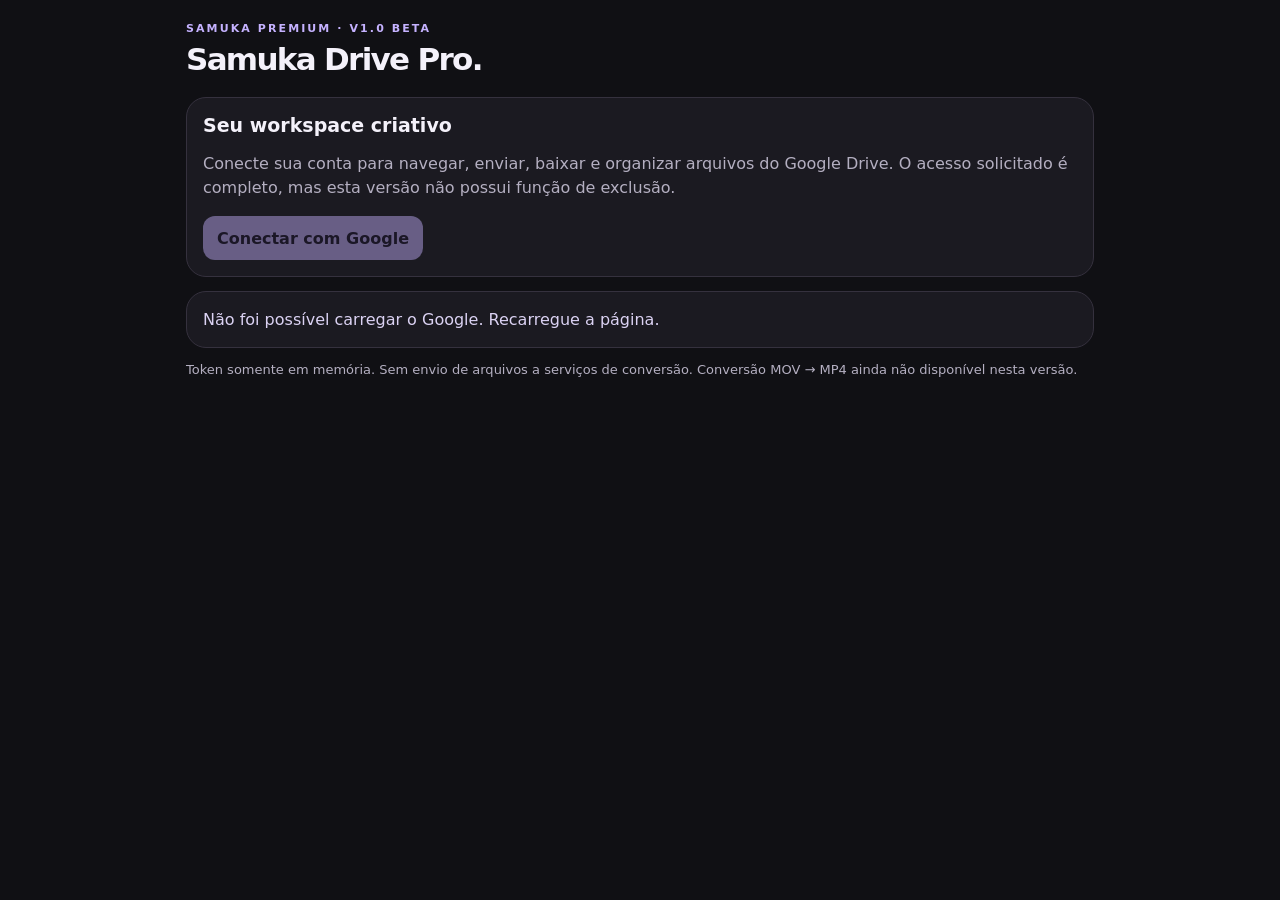
<file: index.html>
<!doctype html><html lang="pt-BR"><head><meta charset="utf-8"><meta name="viewport" content="width=device-width,initial-scale=1,viewport-fit=cover"><meta name="referrer" content="strict-origin-when-cross-origin"><title>Samuka Drive Pro</title><style>
:root{color-scheme:dark;font-family:-apple-system,BlinkMacSystemFont,system-ui,sans-serif;background:#101014;color:#f4f1fa;--panel:#1b1a21;--line:#35313e;--muted:#b4afc1;--accent:#c5b2ff}*{box-sizing:border-box}body{margin:0}main{max-width:940px;margin:auto;padding:22px 16px calc(100px + env(safe-area-inset-bottom))}h1{font-size:31px;letter-spacing:-1.7px;margin:6px 0}h2{font-size:19px;margin:0 0 12px}p{line-height:1.5;color:var(--muted)}small,.muted{color:var(--muted);font-size:13px}.eyebrow{font-size:11px;letter-spacing:.19em;color:var(--accent);font-weight:800}button,input,select{font:inherit}button,a.action{display:inline-flex;align-items:center;justify-content:center;min-height:44px;border:1px solid var(--line);border-radius:12px;background:#28262f;color:inherit;padding:10px 13px;font-weight:650;text-decoration:none;cursor:pointer}button.primary{background:var(--accent);color:#1c142e;border-color:transparent}button:disabled{opacity:.45;cursor:default}button.on{border-color:var(--accent);color:var(--accent)}input,select{min-height:44px;border:1px solid var(--line);border-radius:12px;background:#15141a;color:inherit;padding:10px;width:100%;font-size:16px}button,input,select{touch-action:manipulation}header,.row{display:flex;align-items:center;gap:8px;flex-wrap:wrap}header{justify-content:space-between}.grow{flex:1;min-width:0}.panel{padding:16px;background:var(--panel);border:1px solid var(--line);border-radius:20px;margin:14px 0}.bar{height:8px;border-radius:20px;background:#393640;overflow:hidden}.bar>div{height:100%;background:var(--accent);transition:width .2s}.filters{display:flex;gap:7px;overflow:auto;padding:4px 0 10px}.filters button{white-space:nowrap;font-size:13px}.list{display:grid;gap:9px}.list.grid{grid-template-columns:repeat(2,minmax(0,1fr))}.item{border:1px solid var(--line);border-radius:16px;background:var(--panel);padding:12px;min-width:0;display:flex;gap:10px;align-items:center}.grid .item{flex-direction:column;align-items:stretch}.thumb{width:48px;height:48px;object-fit:cover;border-radius:10px;background:#2e293a;display:grid;place-items:center;font-size:23px;flex:none}.grid .thumb{width:100%;height:104px}.name{font-weight:700;overflow-wrap:anywhere;display:block}.textbtn{background:transparent;border:0;padding:0;text-align:left;justify-content:flex-start;min-height:36px}.check{width:22px;height:22px;min-height:22px;accent-color:#bca7ff;flex:none}.grid .check{align-self:flex-start}.actions{display:flex;gap:5px;flex-wrap:wrap}.actions button,.actions a{font-size:12px;padding:8px;min-height:40px}.status{white-space:pre-wrap;overflow-wrap:anywhere;line-height:1.45;color:#dbd2f3}.crumb{overflow-wrap:anywhere}.foot{position:fixed;bottom:0;left:0;right:0;background:#17161dee;backdrop-filter:blur(18px);border-top:1px solid var(--line);padding:8px 12px calc(8px + env(safe-area-inset-bottom));display:flex;justify-content:center;gap:8px;z-index:2}.foot button{font-size:12px;flex:1;max-width:160px}.hidden,[hidden]{display:none!important}dialog{max-width:min(94vw,600px);width:100%;max-height:85dvh;overflow:auto;background:#1b1a21;color:inherit;border:1px solid var(--line);border-radius:20px;padding:20px}dialog::backdrop{background:#0009}pre{white-space:pre-wrap;overflow-wrap:anywhere;font:inherit;font-size:13px}.task{border-top:1px solid var(--line);padding:10px 0}.notice{font-size:13px;color:var(--muted)}@media(min-width:650px){.list.grid{grid-template-columns:repeat(3,minmax(0,1fr))}}
</style></head><body><main><header><div><div class="eyebrow">SAMUKA PREMIUM · V1.0 BETA</div><h1>Samuka Drive Pro.</h1></div><button id="logout" hidden>Sair</button></header><section id="login" class="panel"><h2>Seu workspace criativo</h2><p>Conecte sua conta para navegar, enviar, baixar e organizar arquivos do Google Drive. O acesso solicitado é completo, mas esta versão não possui função de exclusão.</p><button id="connect" class="primary" disabled>Conectar com Google</button></section><div id="status" class="panel status" role="status" aria-live="polite">Carregando autorização…</div><section id="app" hidden><div id="account" class="panel"></div><section id="filesView"><div class="row"><button id="back">‹ Voltar</button><button id="root">Início</button><div class="grow crumb" id="crumb"></div><button id="favFolder">☆</button></div><div class="row" style="margin-top:12px"><button id="upload" class="primary">↑ Enviar arquivos</button><button id="mkdir">+ Pasta</button><button id="refresh">Atualizar</button><input id="picker" type="file" multiple hidden></div><div class="row" style="margin-top:12px"><input id="search" class="grow" placeholder="Buscar nesta pasta" type="search"><button id="layout">Galeria</button></div><div class="filters" id="filters"></div><div class="row" style="margin-bottom:10px"><button id="selectAll">Selecionar visíveis</button><button id="rename" disabled>Renomear em massa</button><span id="count" class="muted"></span></div><div id="list" class="list"></div></section><section id="transfersView" hidden class="panel"><h2>Transferências</h2><p class="notice">Uploads em blocos, com retomada enquanto esta sessão estiver aberta. O iOS pode interromper o processo em segundo plano. Downloads nativos são acompanhados pelo Safari, não por este painel.</p><div id="tasks"></div></section><section id="favoritesView" hidden class="panel"><h2>Pastas favoritas</h2><div id="favorites"></div></section><section id="historyView" hidden class="panel"><h2>Histórico desta sessão</h2><div id="history"></div></section><div class="foot" id="nav"><button data-view="files" class="on">Arquivos</button><button data-view="transfers">Envios</button><button data-view="favorites">Favoritos</button><button data-view="history">Histórico</button></div></section><footer class="notice">Token somente em memória. Sem envio de arquivos a serviços de conversão. Conversão MOV → MP4 ainda não disponível nesta versão.</footer></main><dialog id="modal"><div class="row"><h2 id="modalTitle" class="grow"></h2><button id="close">Fechar</button></div><div id="modalBody"></div></dialog>
<script>
'use strict';
const CLIENT='284735647572-fjbiid4k7abis5nlieg9nv8jq0jus6rf.apps.googleusercontent.com',SCOPE='https://www.googleapis.com/auth/drive',API='https://www.googleapis.com/drive/v3/',FOLDER='application/vnd.google-apps.folder',FIELDS='id,name,mimeType,size,modifiedTime,thumbnailLink,webViewLink,webContentLink,resourceKey,capabilities(canDownload,canRename,canAddChildren),imageMediaMetadata,videoMediaMetadata';
const $=id=>document.getElementById(id);let token=null,expiry=0,client=null,accountKey='',path=[{id:'root',name:'Meu Drive'}],files=[],selected=new Set(),filter='Todos',grid=false,loadVersion=0,history=[],favorites=[],tasks=[],running=false,loading=false;const parent=()=>path.at(-1).id;
function el(tag,text,cls){const e=document.createElement(tag);if(text!=null)e.textContent=text;if(cls)e.className=cls;return e}function btn(text,fn,cls){const e=el('button',text,cls);e.addEventListener('click',fn);return e}function say(t){$('status').textContent=t}function bytes(n){if(n==null)return '—';n=Number(n);return n>=1e9?(n/1e9).toFixed(1)+' GB':n>=1e6?(n/1e6).toFixed(1)+' MB':n>=1e3?(n/1e3).toFixed(1)+' KB':n+' B'}function dt(s){return s?new Date(s).toLocaleDateString('pt-BR'):'—'}function qstr(s){return s.replace(/\\/g,'\\\\').replace(/'/g,"\\'")}function url(path,params={}){return API+path+'?'+new URLSearchParams(params)}function auth(){if(!token||Date.now()>=expiry){$('login').hidden=false;$('connect').disabled=false;throw Error('Sessão expirada. Reconecte com Google para continuar.')}return {Authorization:'Bearer '+token}}
async function req(u,opts={}){const r=await fetch(u,{...opts,headers:{...auth(),...(opts.headers||{})},cache:'no-store'});if(!r.ok){if(r.status===401){expiry=0;$('login').hidden=false;$('connect').disabled=false}let msg='HTTP '+r.status;try{msg=(await r.json()).error.message||msg}catch{}throw Error(msg)}return r}async function json(u,opts){return (await req(u,opts)).json()}function err(e){say('Não concluído: '+e.message)}function log(t){history.unshift(new Date().toLocaleString('pt-BR')+' · '+t);history=history.slice(0,100);renderHistory()}function safeLink(s){try{const u=new URL(s);return u.protocol==='https:'&&(/(^|\.)google\.com$|(^|\.)googleusercontent\.com$/.test(u.hostname))?u.href:null}catch{return null}}
function ready(){try{client=google.accounts.oauth2.initTokenClient({client_id:CLIENT,scope:SCOPE,include_granted_scopes:false,callback:async r=>{$('connect').disabled=false;if(r.error||!r.access_token||!google.accounts.oauth2.hasGrantedAllScopes(r,SCOPE)){say('Acesso completo não concedido. '+(r.error||''));return}token=r.access_token;expiry=Date.now()+Number(r.expires_in||3600)*1000-15000;try{const a=await json(url('about',{fields:'user(displayName,permissionId),storageQuota(limit,usage)'}));if(accountKey&&accountKey!==a.user.permissionId){tasks=[];history=[];path=[{id:'root',name:'Meu Drive'}];files=[];selected.clear()}accountKey=a.user.permissionId||'';try{favorites=JSON.parse(localStorage.getItem('samuka-favs-'+accountKey)||'[]')}catch{favorites=[]}if(!Array.isArray(favorites))favorites=[];const q=a.storageQuota||{},box=$('account');box.replaceChildren(el('strong',a.user.displayName||'Conta conectada'),el('p',bytes(q.usage)+' usados de '+bytes(q.limit)));if(Number(q.limit)>0){const b=el('div',null,'bar'),fill=el('div');fill.style.width=Math.min(100,Number(q.usage)/Number(q.limit)*100)+'%';b.append(fill);box.append(b)}$('login').hidden=true;$('app').hidden=false;$('logout').hidden=false;renderFavorites();renderTasks();await load()}catch(e){err(e)}},error_callback:e=>{$('connect').disabled=false;say('Autorização: '+(e.type||'erro'))}});$('connect').disabled=false;say('Pronto para conectar.')}catch(e){err(e)}}
function connect(){if(!client)return;if(running){say('Aguarde o envio atual terminar ou ser interrompido antes de reconectar.');return;}$('connect').disabled=true;try{client.requestAccessToken({prompt:token?'':'consent'})}catch(e){$('connect').disabled=false;err(e)}}$('connect').onclick=connect;$('logout').onclick=()=>{if(running){say('Aguarde a transferência terminar ou pause antes de sair.');return}token=null;expiry=0;loadVersion++;loading=false;files=[];selected.clear();tasks=[];favorites=[];history=[];accountKey='';path=[{id:'root',name:'Meu Drive'}];$('app').hidden=true;$('logout').hidden=true;$('login').hidden=false;say('Sessão encerrada. Para revogar a autorização, use a página de segurança da conta Google.')};
async function load(){const version=++loadVersion,id=parent();loading=true;files=[];selected.clear();render();$('crumb').textContent=path.map(x=>x.name).join(' / ');$('back').disabled=path.length<2;say('Carregando arquivos…');try{let page='',all=[];do{const p={q:"trashed = false and '"+qstr(id)+"' in parents",fields:'nextPageToken,files('+FIELDS+')',pageSize:'100',orderBy:'folder,name_natural',supportsAllDrives:'true',includeItemsFromAllDrives:'true'};if(page)p.pageToken=page;const r=await json(url('files',p));if(version!==loadVersion)return;all.push(...(r.files||[]));page=r.nextPageToken||''}while(page);files=all;say('Conectado · '+files.length+' itens nesta pasta.')}catch(e){if(version===loadVersion)err(e)}finally{if(version===loadVersion){loading=false;render();renderFavButton()}}}
function openFolder(f){path.push({id:f.id,name:f.name});$('search').value='';filter='Todos';log('Abriu '+f.name);load()}$('back').onclick=()=>{if(path.length>1){path.pop();$('search').value='';load()}};$('root').onclick=()=>{path=[{id:'root',name:'Meu Drive'}];$('search').value='';load()};$('refresh').onclick=load;
function type(f){if(f.mimeType===FOLDER)return 'Pastas';if(f.mimeType.startsWith('video/')||/\.(mov|mp4|mkv|webm)$/i.test(f.name))return 'Vídeos';if(f.mimeType.startsWith('image/'))return 'Fotos';if(f.mimeType.startsWith('audio/'))return 'Áudios';if(f.mimeType==='application/pdf')return 'PDFs';return 'Outros'}const kinds=['Todos','Pastas','Vídeos','Fotos','PDFs','Áudios','Outros'];function visible(){const s=$('search').value.toLocaleLowerCase('pt-BR');return files.filter(f=>(filter==='Todos'||type(f)===filter)&&f.name.toLocaleLowerCase('pt-BR').includes(s))}function render(){const list=$('list');list.className='list'+(grid?' grid':'');list.replaceChildren();$('filters').replaceChildren(...kinds.map(k=>btn(k,()=>{filter=k;render()},k===filter?'on':'')));const arr=visible();$('count').textContent=arr.length+' visíveis · '+selected.size+' selecionados';$('rename').disabled=!selected.size||loading;$('selectAll').disabled=!arr.length;if(!arr.length)list.append(el('p',loading?'Carregando…':'Nenhum item encontrado.','muted'));for(const f of arr){const item=el('article',null,'item'),check=el('input',null,'check');check.type='checkbox';check.checked=selected.has(f.id);check.setAttribute('aria-label','Selecionar '+f.name);check.onchange=()=>{if(check.checked)selected.add(f.id);else selected.delete(f.id);$('count').textContent=arr.length+' visíveis · '+selected.size+' selecionados';$('rename').disabled=!selected.size};item.append(check);let thumb=el('div',({Pastas:'📁',Vídeos:'▶',Fotos:'▧',Áudios:'♫',PDFs:'PDF',Outros:'▤'})[type(f)],'thumb');const t=safeLink(f.thumbnailLink);if(grid&&t){const img=el('img',null,'thumb');img.src=t;img.alt='';img.loading='lazy';img.referrerPolicy='no-referrer';img.onerror=()=>img.replaceWith(thumb);item.append(img)}else item.append(thumb);const content=el('div',null,'grow'),name=btn(f.name,()=>f.mimeType===FOLDER?openFolder(f):details(f),'textbtn name');content.append(name,el('div',(f.mimeType===FOLDER?'Pasta':bytes(f.size))+' · '+dt(f.modifiedTime),'muted'));const actions=el('div',null,'actions');if(f.mimeType!==FOLDER){const link=safeLink(f.webViewLink);if(link){const a=el('a','Abrir','action');a.href=link;a.target='_blank';a.rel='noopener noreferrer';a.onclick=()=>log('Abriu '+f.name);actions.append(a)}if(f.capabilities?.canDownload!==false)actions.append(btn('Baixar',()=>download(f)))}actions.append(btn('Info',()=>details(f)));content.append(actions);item.append(content);list.append(item)}}$('search').oninput=render;$('layout').onclick=()=>{grid=!grid;$('layout').textContent=grid?'Lista':'Galeria';render()};$('selectAll').onclick=()=>{const a=visible();if(a.every(f=>selected.has(f.id)))a.forEach(f=>selected.delete(f.id));else a.forEach(f=>selected.add(f.id));render()};
function modal(title){$('modalTitle').textContent=title;const b=$('modalBody');b.replaceChildren();$('modal').showModal();return b}$('close').onclick=()=>$('modal').close();$('modal').addEventListener('cancel',e=>{if($('close').disabled)e.preventDefault()});function details(f){const b=modal('Informações');b.append(el('h2',f.name),el('pre',['Formato: '+f.mimeType,'Tamanho: '+bytes(f.size),'Modificado: '+dt(f.modifiedTime),'Pode baixar: '+(f.capabilities?.canDownload?'Sim':'Não informado'),'Pode renomear: '+(f.capabilities?.canRename?'Sim':'Não informado')].join('\n')));for(const [label,m] of [['Dados de imagem / EXIF disponíveis',f.imageMediaMetadata],['Dados de vídeo',f.videoMediaMetadata]]){if(m){b.append(el('strong',label),el('pre',JSON.stringify(m,null,2)))}}if(f.mimeType===FOLDER)b.append(btn('Abrir pasta',()=>{$('modal').close();openFolder(f)}));if(f.capabilities?.canRename)b.append(btn('Renomear',()=>{selected=new Set([f.id]);$('modal').close();renameDialog()}))}
function download(f){const link=safeLink(f.webContentLink);if(link){const a=el('a');a.href=link;a.target='_blank';a.rel='noopener noreferrer';document.body.append(a);a.click();a.remove();log('Solicitou download '+f.name);say('Download solicitado ao navegador. Confira o gerenciador do Safari.');return}const view=safeLink(f.webViewLink);if(view){window.open(view,'_blank','noopener,noreferrer');log('Abriu para download '+f.name);say('Use a opção de download/exportação do Google para este arquivo.');return}say('O Google não forneceu um link de download para este arquivo.')}
function renameDialog(){const items=files.filter(f=>selected.has(f.id)&&f.capabilities?.canRename);if(!items.length){say('Nenhum item selecionado permite renomeação.');return}const b=modal('Renomear '+items.length+' itens'),mode=el('select');for(const [v,t] of [['prefix','Adicionar prefixo'],['suffix','Adicionar sufixo'],['replace','Substituir texto'],['number','Numerar'],['single','Nome completo (um item)']]){if(v==='single'&&items.length!==1)continue;const o=el('option',t);o.value=v;mode.append(o)}const a=el('input'),c=el('input'),preview=el('pre'),go=btn('Aplicar nomes',async()=>{const changes=plan();if(!changes.length||changes.some(x=>!x.name.trim()))return;if(!confirm('Confirma renomear '+changes.length+' itens? Nenhum arquivo será excluído.'))return;go.disabled=true;$('close').disabled=true;let ok=0;const errors=[];for(const x of changes){try{await json(url('files/'+encodeURIComponent(x.f.id),{supportsAllDrives:'true',fields:'id,name'}),{method:'PATCH',headers:{'Content-Type':'application/json'},body:JSON.stringify({name:x.name})});ok++;log('Renomeou '+x.f.name+' → '+x.name)}catch(e){errors.push(x.f.name+': '+e.message)}}$('close').disabled=false;$('modal').close();await load();say(ok+' renomeados.'+(errors.length?'\nFalhas: '+errors.join('\n'):''))},'primary');function plan(){if(mode.value==='replace'&&!a.value)return [];if(mode.value==='single'&&!a.value.trim())return [];return items.map((f,i)=>{const dot=f.mimeType===FOLDER?-1:f.name.lastIndexOf('.'),base=dot>0?f.name.slice(0,dot):f.name,ext=dot>0?f.name.slice(dot):'';let n=({prefix:()=>a.value+base+ext,suffix:()=>base+a.value+ext,replace:()=>f.name.split(a.value).join(c.value),number:()=>a.value+String(i+1).padStart(3,'0')+'_'+base+ext,single:()=>a.value})[mode.value]();return {f,name:n}}).filter(x=>x.name!==x.f.name)}function update(){a.placeholder=mode.value==='replace'?'Texto a substituir':mode.value==='single'?'Novo nome completo':'Texto (opcional na numeração)';c.placeholder='Novo texto';c.hidden=mode.value!=='replace';const p=plan();preview.textContent=p.slice(0,30).map(x=>x.f.name+' → '+x.name).join('\n')||'Nenhuma alteração';go.disabled=!p.length||p.some(x=>!x.name.trim())}mode.onchange=a.oninput=c.oninput=update;b.append(mode,a,c,preview,go);update()}$('rename').onclick=renameDialog;
$('mkdir').onclick=async()=>{const n=prompt('Nome da nova pasta');if(!n?.trim())return;try{await json(url('files',{supportsAllDrives:'true',fields:'id,name'}),{method:'POST',headers:{'Content-Type':'application/json'},body:JSON.stringify({name:n.trim(),mimeType:FOLDER,parents:[parent()]})});log('Criou pasta '+n);await load()}catch(e){err(e)}};
function renderFavButton(){$('favFolder').textContent=favorites.some(x=>x.id===parent())?'★':'☆'}$('favFolder').onclick=()=>{const p=path.at(-1);if(favorites.some(x=>x.id===p.id))favorites=favorites.filter(x=>x.id!==p.id);else favorites.push({...p});try{localStorage.setItem('samuka-favs-'+accountKey,JSON.stringify(favorites))}catch{}renderFavButton();renderFavorites()};function renderFavorites(){const b=$('favorites');b.replaceChildren();if(!favorites.length)b.append(el('p','Marque uma pasta com a estrela.','muted'));for(const f of favorites)b.append(btn(f.name,()=>{path=f.id==='root'?[{id:'root',name:'Meu Drive'}]:[{id:'root',name:'Meu Drive'},f];showView('files');load()}));b.append(el('p','Favoritos ficam no armazenamento local deste navegador.','notice'))}function renderHistory(){const b=$('history');b.replaceChildren(...history.map(x=>el('p',x)));if(!history.length)b.append(el('p','Nenhuma atividade nesta sessão.','muted'))}function showView(v){for(const x of ['files','transfers','favorites','history'])$(x+'View').hidden=x!==v;for(const b of $('nav').querySelectorAll('button'))b.classList.toggle('on',b.dataset.view===v);if(v==='history')renderHistory()}$('nav').onclick=e=>{if(e.target.dataset.view)showView(e.target.dataset.view)};
$('upload').onclick=()=>$('picker').click();$('picker').onchange=()=>{const p=parent();for(const f of $('picker').files)tasks.push({f,parent:p,session:null,offset:0,state:'Na fila',pause:false});$('picker').value='';showView('transfers');renderTasks();pump()};
function renderTasks(){const b=$('tasks');b.replaceChildren();if(!tasks.length)b.append(el('p','Nenhum envio nesta sessão.','muted'));for(const t of tasks){const d=el('div',null,'task'),p=el('div',null,'bar'),fill=el('div');fill.style.width=(t.f.size?Math.min(100,t.offset/t.f.size*100):t.state==='Concluído'?100:0)+'%';p.append(fill);d.append(el('strong',t.f.name),el('p',t.state+' · '+bytes(t.offset)+' / '+bytes(t.f.size),'muted'),p);if(t.state!=='Concluído'){if(t.state==='Enviando'||t.state==='Na fila')d.append(btn('Pausar',()=>{t.pause=true;if(t.state==='Na fila')t.state='Pausado';renderTasks()}));else d.append(btn('Retomar',()=>{t.pause=false;t.state='Na fila';pump();renderTasks()}))}b.append(d)}}
function sessionUrl(s){const u=new URL(s);if(u.protocol!=='https:'||!['www.googleapis.com','upload.googleapis.com','content.googleapis.com','www.googleapis.com'].includes(u.hostname))throw Error('Endereço de upload não reconhecido.');return u.href}function offset(r){const v=r.headers.get('Range');if(!v)return 0;const m=/^bytes=0-(\d+)$/.exec(v);if(!m)throw Error('Range inválido na resposta');return Number(m[1])+1}async function start(t){const r=await req('https://www.googleapis.com/upload/drive/v3/files?uploadType=resumable&supportsAllDrives=true&fields=id,name',{method:'POST',headers:{'Content-Type':'application/json','X-Upload-Content-Type':t.f.type||'application/octet-stream','X-Upload-Content-Length':String(t.f.size)},body:JSON.stringify({name:t.f.name,mimeType:t.f.type||'application/octet-stream',parents:[t.parent]})});const loc=r.headers.get('Location');if(!loc)throw Error('O navegador não disponibilizou a URL da sessão de upload.');t.session=sessionUrl(loc)}async function put(t,range,body){return fetch(t.session,{method:'PUT',headers:{...auth(),'Content-Range':range,'Content-Type':t.f.type||'application/octet-stream'},body,cache:'no-store'})}async function run(t){t.state='Enviando';renderTasks();if(t.f.size===0){throw Error('Arquivos vazios não são suportados nesta versão.')}if(!t.session){await start(t)}else{const r=await put(t,'bytes */'+t.f.size,new Blob([]));if(r.ok){t.offset=t.f.size;return true}if(r.status===401){expiry=0;$('login').hidden=false;$('connect').disabled=false}if(r.status===404){t.session=null;t.offset=0;throw Error('Sessão expirada; retome para iniciar novo envio.')}if(r.status!==308)throw Error('Consulta de retomada: HTTP '+r.status);t.offset=offset(r)}const chunk=4*1024*1024;while(t.offset<t.f.size){if(t.pause)return false;const begin=t.offset,end=Math.min(begin+chunk,t.f.size),r=await put(t,'bytes '+begin+'-'+(end-1)+'/'+t.f.size,t.f.slice(begin,end));if(r.ok){t.offset=t.f.size;return true}if(r.status===308){const next=offset(r);if(next<=begin||next>end)throw Error('Não foi possível confirmar o bloco recebido. Retome para consultar o servidor.');t.offset=next;renderTasks();continue}if(r.status===401){expiry=0;$('login').hidden=false;$('connect').disabled=false}if(r.status===404){t.session=null;t.offset=0}throw Error('Upload: HTTP '+r.status)}throw Error('Servidor não confirmou a conclusão; retome para verificar.')}async function pump(){if(running)return;running=true;try{for(;;){const t=tasks.find(x=>x.state==='Na fila'&&!x.pause);if(!t)break;try{const ok=await run(t);t.state=ok?'Concluído':'Pausado';if(ok){t.session=null;log('Enviou '+t.f.name)}}catch(e){t.state='Interrompido: '+e.message}renderTasks()}}finally{running=false;if(!$('filesView').hidden)load()}}
window.addEventListener('online',()=>say('Internet disponível. Retome os envios interrompidos no painel.'));document.addEventListener('visibilitychange',()=>{if(!document.hidden&&token&&Date.now()>=expiry){$('login').hidden=false;$('connect').disabled=false;say('Sessão expirada. Reconecte para retomar seus envios.')}});window.addEventListener('beforeunload',e=>{if(running){e.preventDefault();e.returnValue=''}});
</script><script src="https://accounts.google.com/gsi/client" async defer onload="ready()" onerror="say('Não foi possível carregar o Google. Recarregue a página.')"></script></body></html>
</file>
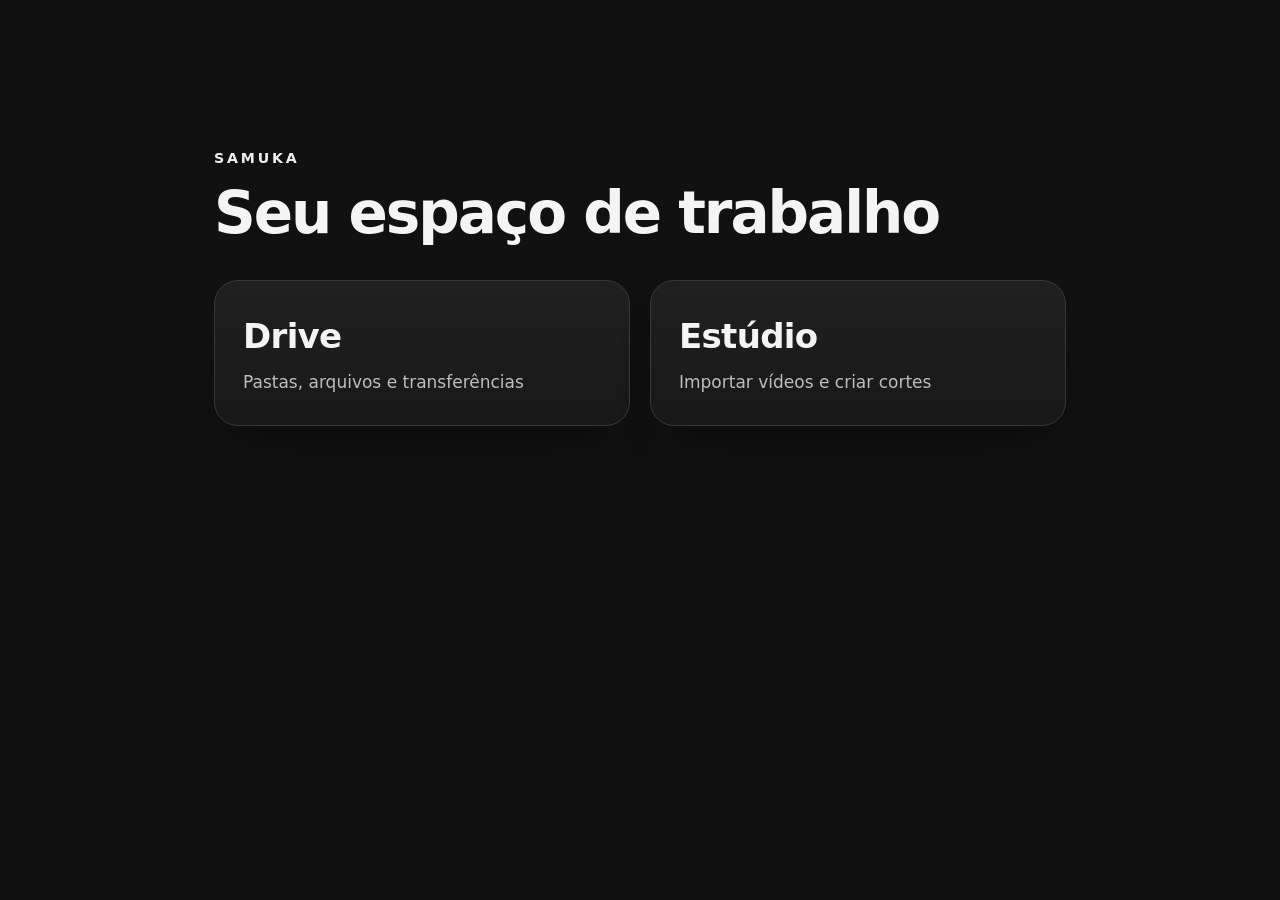
<file: samuka-beta.html>
<!doctype html><html lang="pt-BR"><meta charset="utf-8"><meta name="viewport" content="width=device-width,initial-scale=1"><title>Samuka • Início</title><link rel="stylesheet" href="estudio/style.css"><main class="home"><small>SAMUKA</small><h1>Seu espaço de trabalho</h1><div class="choices"><a href="samuka-v17-rc3.html"><strong>Drive</strong><span>Pastas, arquivos e transferências</span></a><a href="samuka-estudio.html"><strong>Estúdio</strong><span>Importar vídeos e criar cortes</span></a></div></main></html>
</file>
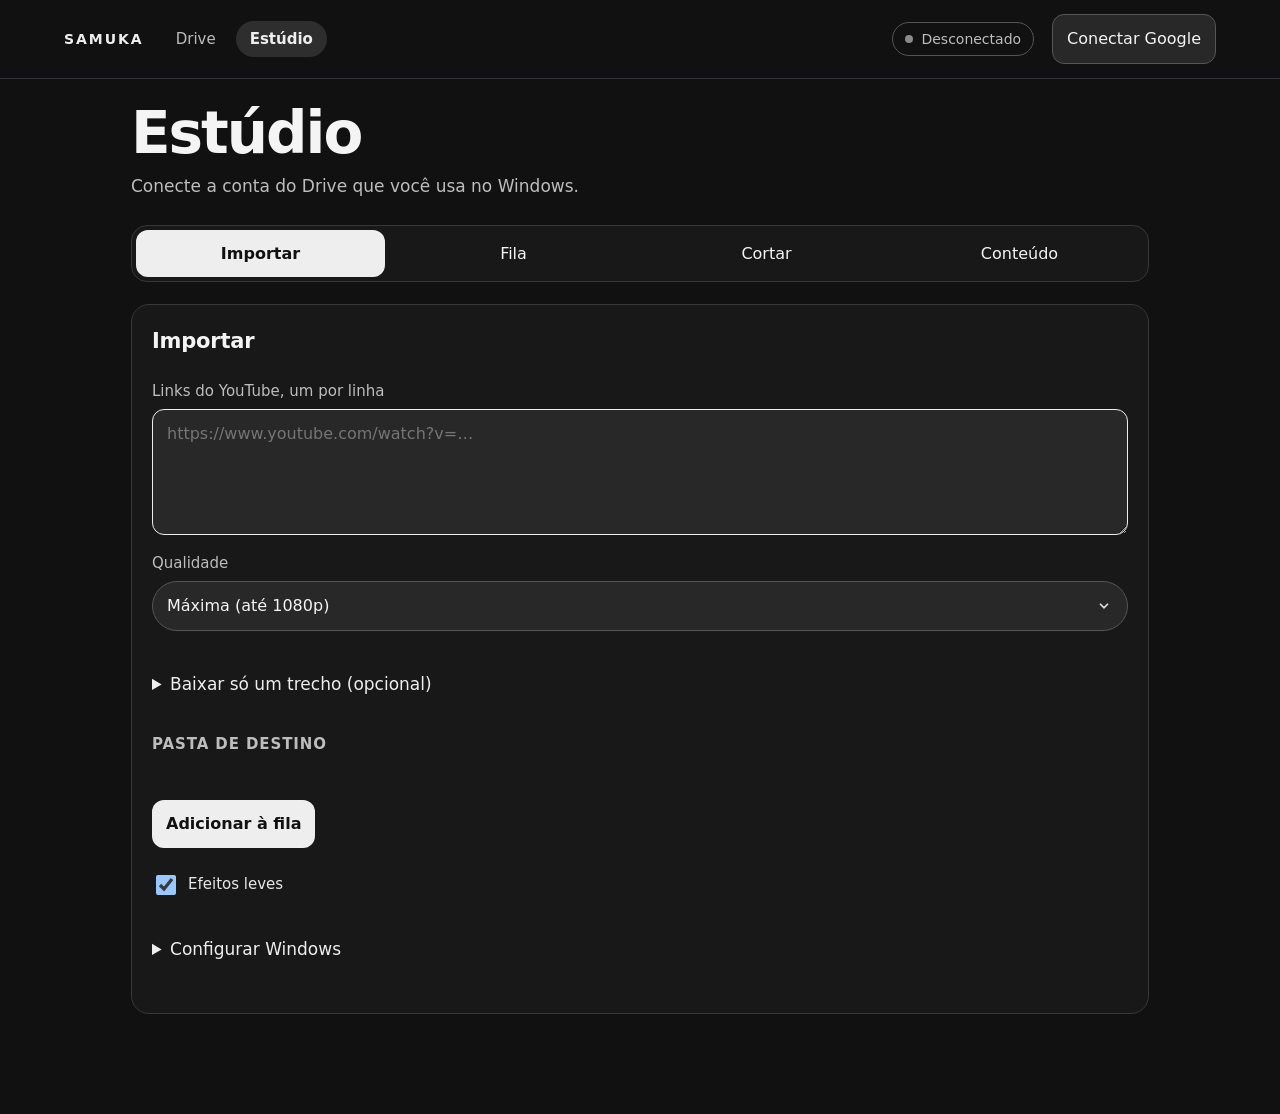
<file: samuka-estudio.html>
<!doctype html><html lang="pt-BR"><head><meta charset="utf-8"><meta name="viewport" content="width=device-width,initial-scale=1,viewport-fit=cover"><meta name="theme-color" content="#101014"><meta http-equiv="Content-Security-Policy" content="default-src 'none'; script-src 'self' https://accounts.google.com; style-src 'self' https://accounts.google.com; connect-src https://www.googleapis.com https://accounts.google.com; media-src blob:; img-src 'self' data: blob: https://i.ytimg.com; frame-src https://accounts.google.com; base-uri 'none'; form-action 'none'"><title>Estúdio • Samuka</title><link rel="stylesheet" href="estudio/style.css?v=012"><script src="https://accounts.google.com/gsi/client" async defer></script></head><body><header><a href="samuka-beta.html">Samuka</a><nav aria-label="Principal"><a href="samuka-v17-rc3.html">Drive</a><b aria-current="page">Estúdio</b></nav><span id="chip" class="chip" role="status">Desconectado</span><button id="connect">Conectar Google</button></header><main data-tab="import"><h1>Estúdio</h1><p id="message" role="status">Conecte a conta do Drive que você usa no Windows.</p><nav id="tabs" class="tabs" aria-label="Seções"><button data-tab="import" aria-pressed="true">Importar</button><button data-tab="queue" aria-pressed="false">Fila <i id="badge" hidden>0</i></button><button data-tab="editor" aria-pressed="false">Cortar</button><button data-tab="content" aria-pressed="false">Conteúdo</button></nav><div class="workspace"><section id="import"><h2>Importar</h2><p id="summary" class="summary"></p><label for="links">Links do YouTube, um por linha</label><textarea id="links" rows="4" placeholder="https://www.youtube.com/watch?v=…"></textarea><div class="times"><label>Qualidade<select id="quality"><option value="1080">Máxima (até 1080p)</option><option value="720">720p</option><option value="480">480p</option><option value="audio">Só áudio (m4a)</option></select></label></div><details><summary>Baixar só um trecho (opcional)</summary><div class="times"><label>Início<input id="ss" placeholder="0:30" inputmode="numeric"></label><label>Fim<input id="to" placeholder="1:45" inputmode="numeric"></label></div><small>Vale para todos os links acima. Use segundos, mm:ss ou h:mm:ss.</small></details><h3>Pasta de destino</h3><nav id="crumbs" class="crumbs" aria-label="Caminho"></nav><div id="folders" class="folders"></div><button class="primary" id="send">Adicionar à fila</button><label class="light-effects"><input id="lightEffects" type="checkbox" checked> Efeitos leves</label><details id="setup"><summary>Configurar Windows</summary><ol class="steps"><li id="s1">Conectar o Google nesta página</li><li>No PC, abrir <code>Instalar.cmd</code> e depois <code>Configurar.cmd</code>, de dentro da pasta <code>estudio\windows</code></li><li>Colar este código quando o programa pedir<input id="pair" readonly aria-label="Código da fila"></li><li id="s3">Aguardar o chip ficar <b>PC online</b></li></ol><a href="estudio/windows/LEIA-ME.txt">Instruções completas</a></details></section><section id="queue"><h2>Fila</h2><div class="times"><button id="refresh">Atualizar</button><button id="clean">Limpar concluídos</button></div><small>Deslize um item: → abre o vídeo, ← cancela.</small><div id="jobs"></div></section><section id="editor"><h2>Prévia e corte</h2><p id="title">Selecione um vídeo pronto na fila.</p><video controls playsinline id="video"></video><div id="tl" class="tl" aria-label="Linha do tempo: toque para ir ao ponto"><div id="tlSel"></div><i id="hS" aria-hidden="true"></i><i id="hE" aria-hidden="true"></i><u id="tlHead"></u></div><div class="times"><label>Início (segundos)<input type="number" id="start" min="0" step=".01" value="0"><button id="markStart">Marcar início aqui</button></label><label>Fim (segundos)<input id="end" type="number" min="0" step=".01"><button id="markEnd">Marcar fim aqui</button></label></div><button class="primary" id="cut">Salvar corte no Drive</button></section><section id="content"><h2>Conteúdo</h2><p>Títulos, hooks e legendas dos cortes enviados pelo YouTube Studio.</p><button id="contentRefresh">Atualizar conteúdos</button><input id="contentSearch" type="search" placeholder="Buscar vídeo, canal ou corte" aria-label="Buscar conteúdos"><div id="contentItems" aria-live="polite">Conecte o Google para consultar.</div></section></div></main><div id="toast" role="status" aria-live="polite"></div><script type="module" src="estudio/app.js?v=015"></script></body></html>
</file>
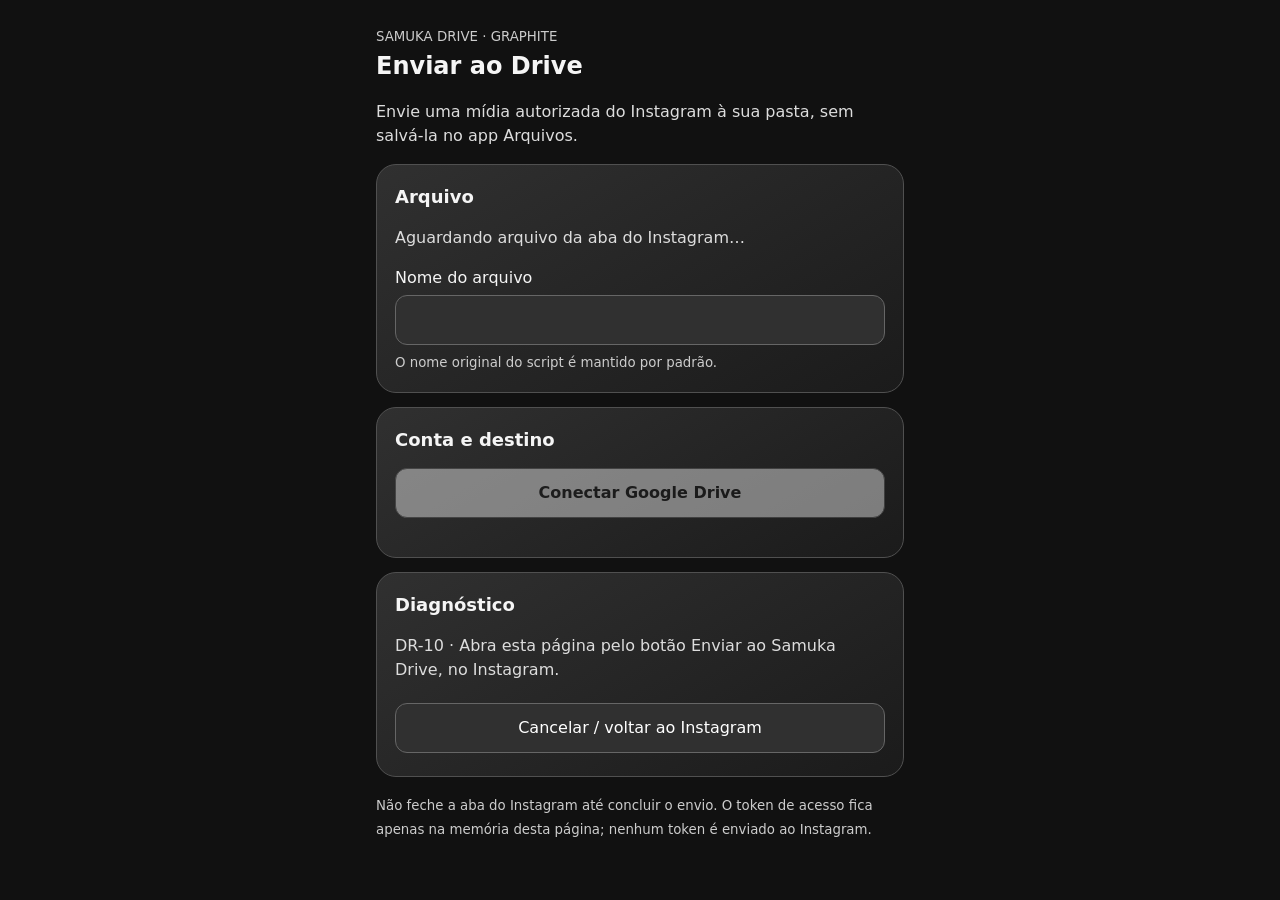
<file: samuka-media-upload.html>
<!doctype html><html lang="pt-BR"><head><meta charset="utf-8"><meta name="viewport" content="width=device-width,initial-scale=1"><meta name="referrer" content="no-referrer"><title>Samuka · Enviar ao Drive</title><style>
*{box-sizing:border-box}html{color-scheme:dark}body{margin:0;background:#111;color:#f5f5f5;font:16px/1.5 system-ui,sans-serif}main{max-width:560px;margin:auto;padding:24px 16px 50px}section{background:linear-gradient(150deg,#303030,#1b1b1b);border:1px solid #505050;border-radius:20px;padding:18px;margin:14px 0}h1{font-size:24px;margin:0}h2{font-size:18px;margin:0 0 10px}p{color:#ddd;overflow-wrap:anywhere}small{color:#ccc}button,input{font:inherit;border:1px solid #666;border-radius:12px;min-height:48px;padding:12px;color:#fff;background:#303030;width:100%;margin:5px 0}button{cursor:pointer}button.primary{background:#f1f1f1;color:#111;font-weight:700}button:disabled{opacity:.45;cursor:default}#folders button{text-align:left}progress{width:100%;accent-color:#eee}a{color:#fff} [hidden]{display:none!important}button:focus-visible,input:focus-visible{outline:2px solid #fff;outline-offset:3px}
</style></head><body><main><small>SAMUKA DRIVE · GRAPHITE</small><h1>Enviar ao Drive</h1><p>Envie uma mídia autorizada do Instagram à sua pasta, sem salvá-la no app Arquivos.</p><section><h2>Arquivo</h2><p id="file">Aguardando arquivo da aba do Instagram…</p><label>Nome do arquivo<input id="name" maxlength="180" disabled></label><small>O nome original do script é mantido por padrão.</small></section><section><h2>Conta e destino</h2><button id="auth" class="primary" disabled>Conectar Google Drive</button><p id="account"></p><div id="picker" hidden><p id="where"></p><button id="home">Meu Drive</button><button id="up">Voltar uma pasta</button><div id="folders"></div><button id="more" hidden>Mais pastas</button><label>Ou cole o link de uma pasta<input id="folderlink" placeholder="https://drive.google.com/drive/folders/…" autocapitalize="off" autocomplete="off"></label><button id="openfolder">Abrir pasta pelo link</button><button id="upload" class="primary" disabled>Enviar para esta pasta</button><small>A última pasta confirmada será lembrada neste navegador.</small></div></section><section><h2>Diagnóstico</h2><progress id="progress" max="100" value="0" hidden></progress><p id="status" role="status" aria-live="polite">Iniciando conexão…</p><a id="result" hidden target="_blank" rel="noopener noreferrer">Abrir arquivo no Google Drive ↗</a><button id="cancel">Cancelar / voltar ao Instagram</button></section><p><small>Não feche a aba do Instagram até concluir o envio. O token de acesso fica apenas na memória desta página; nenhum token é enviado ao Instagram.</small></p></main>
<script>
'use strict';
const $=id=>document.getElementById(id), CHANNEL='samuka-drive-media-v1', CLIENT='284735647572-fjbiid4k7abis5nlieg9nv8jq0jus6rf.apps.googleusercontent.com', SCOPE='https://www.googleapis.com/auth/drive', BASE='https://www.googleapis.com/drive/v3/', LIMIT=150*1024*1024, FOLDER='application/vnd.google-apps.folder', nonce=location.hash.slice(1), origins=['https://www.instagram.com','https://instagram.com'];
let openerRef=window.opener, origin=null, file=null, token='', client=null, current=null, stack=[], next='', loading=false, uploading=false, done=false, sent=false, accountId='', accountLabel='';
const say=s=>$('status').textContent=s, idOK=s=>typeof s==='string'&&/^[A-Za-z0-9_-]{1,200}$/.test(s), params=o=>new URLSearchParams(o).toString();
function post(type){if(origin&&openerRef)try{openerRef.postMessage({channel:CHANNEL,nonce,type},origin)}catch{}}
function update(){ $('auth').disabled=!client||!file||loading||uploading||done; $('upload').disabled=!file||!token||!current?.capabilities?.canAddChildren||loading||uploading||done; $('name').disabled=!file||uploading||done; for(const id of ['home','up','more','openfolder','folderlink'])$(id).disabled=loading||uploading||done; $('cancel').disabled=uploading; }
function error(e){say('DRIVE-ERRO · '+(e?.message||'Falha inesperada'));}
function ready(){if(!openerRef||! /^[a-f0-9]{32}$/.test(nonce)){say('DR-10 · Abra esta página pelo botão Enviar ao Samuka Drive, no Instagram.');return;}for(const o of origins)try{openerRef.postMessage({channel:CHANNEL,nonce,type:'ready'},o)}catch{}}
window.addEventListener('message',e=>{const m=e.data;if(file||!openerRef||e.source!==openerRef||!origins.includes(e.origin)||m?.channel!==CHANNEL||m.nonce!==nonce||m.type!=='file')return;if(!(m.blob instanceof Blob)||!['video/mp4','audio/mpeg'].includes(m.blob.type)||m.blob.size<1||m.blob.size>LIMIT||typeof m.name!=='string'||m.name.length>180||!/\.(mp4|mp3)$/i.test(m.name))return;origin=e.origin;file=m.blob;$('file').textContent=m.name+' · '+(file.size/1048576).toFixed(2)+' MiB';$('name').value=m.name;say('DR-11 · Arquivo recebido. Conecte sua conta Google.');update();});
ready();const wait=setInterval(()=>{if(file){clearInterval(wait);return;}ready();},1000);setTimeout(()=>{clearInterval(wait);if(!file)say('DR-12 · Nenhum arquivo recebido. Volte ao Instagram e tente novamente.');},60000);
async function api(path){const r=await fetch(BASE+path,{headers:{Authorization:'Bearer '+token},cache:'no-store'});if(!r.ok)throw Error('Google Drive HTTP '+r.status+(r.status===401?' · Reconecte sua conta.':''));return r.json();}
async function browse(id,history=true){if(!idOK(id))throw Error('Identificador de pasta inválido.');loading=true;update();try{const folder=await api('files/'+encodeURIComponent(id)+'?'+params({fields:'id,name,mimeType,trashed,capabilities(canAddChildren)',supportsAllDrives:'true'}));if(folder.trashed||folder.mimeType!==FOLDER)throw Error('O destino não é uma pasta disponível.');if(history&&current&&current.id!==folder.id)stack.push(current.id);current=folder;next='';$('where').textContent='Pasta: '+folder.name+(folder.capabilities?.canAddChildren?'':' · somente leitura');$('folders').replaceChildren();await list();say('DR-13 · Destino selecionado. Confirme para enviar.');}finally{loading=false;update();}}
async function list(){const data=await api('files?'+params({q:"'"+current.id+"' in parents and trashed = false and mimeType = '"+FOLDER+"'",fields:'nextPageToken,files(id,name)',pageSize:'100',orderBy:'name_natural',supportsAllDrives:'true',includeItemsFromAllDrives:'true',...(next?{pageToken:next}:{})}));for(const f of data.files||[]){const b=document.createElement('button');b.textContent='▸ '+f.name;b.onclick=()=>run(()=>browse(f.id));$('folders').append(b);}next=data.nextPageToken||'';$('more').hidden=!next;}
async function run(f){if(loading||uploading||done)return;try{await f()}catch(e){error(e)}finally{update()}}
function googleReady(){try{client=google.accounts.oauth2.initTokenClient({client_id:CLIENT,scope:SCOPE,include_granted_scopes:false,callback:async r=>{if(r.error||!r.access_token||!google.accounts.oauth2.hasGrantedAllScopes(r,SCOPE)){say('DR-14 · Acesso ao Drive não autorizado.');return;}token=r.access_token;current=null;stack=[];$('picker').hidden=true;$('account').textContent='';await run(async()=>{const info=await api('about?fields=user(displayName,emailAddress,permissionId)');accountId=info.user?.permissionId||info.user?.emailAddress||'';accountLabel=info.user?.emailAddress||info.user?.displayName||'Conta Google';$('account').textContent='Conta: '+accountLabel;$('picker').hidden=false;let last='';try{if(accountId)last=localStorage.getItem('samuka.media.last.'+accountId)||''}catch{};if(idOK(last)){try{await browse(last,false);return}catch{}}await browse('root',false);});},error_callback:()=>say('DR-15 · Janela de autorização indisponível. Tente novamente.')});update();}catch(e){error(e)}}
$('auth').onclick=()=>{try{client.requestAccessToken({prompt:'select_account'})}catch(e){error(e)}};
$('home').onclick=()=>run(async()=>{stack=[];await browse('root',false)});$('up').onclick=()=>run(async()=>{if(stack.length){const id=stack.at(-1);await browse(id,false);stack.pop()}else await browse('root',false)});$('more').onclick=()=>run(async()=>{loading=true;update();try{await list()}finally{loading=false}});
$('openfolder').onclick=()=>run(async()=>{const raw=$('folderlink').value.trim();let id=raw;if(!idOK(raw)){const u=new URL(raw);if(u.protocol!=='https:'||u.hostname!=='drive.google.com')throw Error('Use um link de pasta do Google Drive.');id=u.pathname.match(/\/folders\/([A-Za-z0-9_-]+)/)?.[1]||'';}await browse(id);});
function xhrPut(url,blob){return new Promise((resolve,reject)=>{const x=new XMLHttpRequest();x.open('PUT',url);x.timeout=300000;x.setRequestHeader('Content-Type',blob.type);x.upload.onprogress=e=>{if(e.lengthComputable){$('progress').value=100*e.loaded/e.total;say('DR-16 · Enviando '+Math.floor(100*e.loaded/e.total)+'%');}};x.onload=()=>{if(x.status!==200&&x.status!==201)return reject(Error('Upload HTTP '+x.status+' · Confira a pasta antes de tentar novamente.'));try{resolve(JSON.parse(x.responseText))}catch{reject(Error('Resposta não confirmada. Confira a pasta.'))}};x.onerror=x.ontimeout=()=>reject(Error('Conexão interrompida. Confira a pasta antes de reenviar.'));x.send(blob);});}
$('upload').onclick=async()=>{if(uploading||loading||done||!file||!token||!current?.capabilities?.canAddChildren)return;const ext=file.type==='video/mp4'?'.mp4':'.mp3';let name=$('name').value.trim().replace(/[\x00-\x1f\x7f]/g,'');if(!name||name.length>175){say('Informe um nome válido.');return;}if(!name.toLowerCase().endsWith(ext))name+=ext;const destination=current.id, folderName=current.name;uploading=true;update();$('progress').hidden=false;$('progress').value=0;try{say('DR-16 · Preparando envio para '+folderName+'…');const res=await fetch('https://www.googleapis.com/upload/drive/v3/files?uploadType=resumable&supportsAllDrives=true&fields=id,name,size,parents,webViewLink',{method:'POST',headers:{Authorization:'Bearer '+token,'Content-Type':'application/json; charset=UTF-8','X-Upload-Content-Type':file.type,'X-Upload-Content-Length':String(file.size)},body:JSON.stringify({name,mimeType:file.type,parents:[destination]})});if(!res.ok)throw Error('Início do upload HTTP '+res.status);const loc=res.headers.get('Location');if(!loc)throw Error('Google não retornou o endereço de upload.');const u=new URL(loc);if(u.protocol!=='https:'||u.username||u.password||u.port||!['www.googleapis.com','upload.googleapis.com','content.googleapis.com'].includes(u.hostname)||!u.pathname.startsWith('/upload/drive/'))throw Error('Endereço de upload não reconhecido.');const result=await xhrPut(u.href,file);if(!idOK(result.id)||Number(result.size)!==file.size||!result.parents?.includes(destination))throw Error('Arquivo não confirmado integralmente. Confira a pasta antes de reenviar.');done=true;try{if(accountId)localStorage.setItem('samuka.media.last.'+accountId,destination)}catch{};$('progress').value=100;say('DR-17 · Enviado: '+result.name+' → '+folderName);$('result').href='https://drive.google.com/open?id='+encodeURIComponent(result.id);$('result').hidden=false;$('cancel').textContent='Voltar ao Instagram';post('success');token='';}catch(e){error(e)}finally{uploading=false;update();}};
$('cancel').onclick=()=>{if(uploading)return;if(!done)post('cancel');token='';file=null;window.close();say('Pode fechar esta aba e retornar ao Instagram.');update();};
</script><script src="https://accounts.google.com/gsi/client" async defer onload="googleReady()" onerror="say('DR-18 · Não foi possível carregar a autorização do Google.')"></script></body></html>
</file>
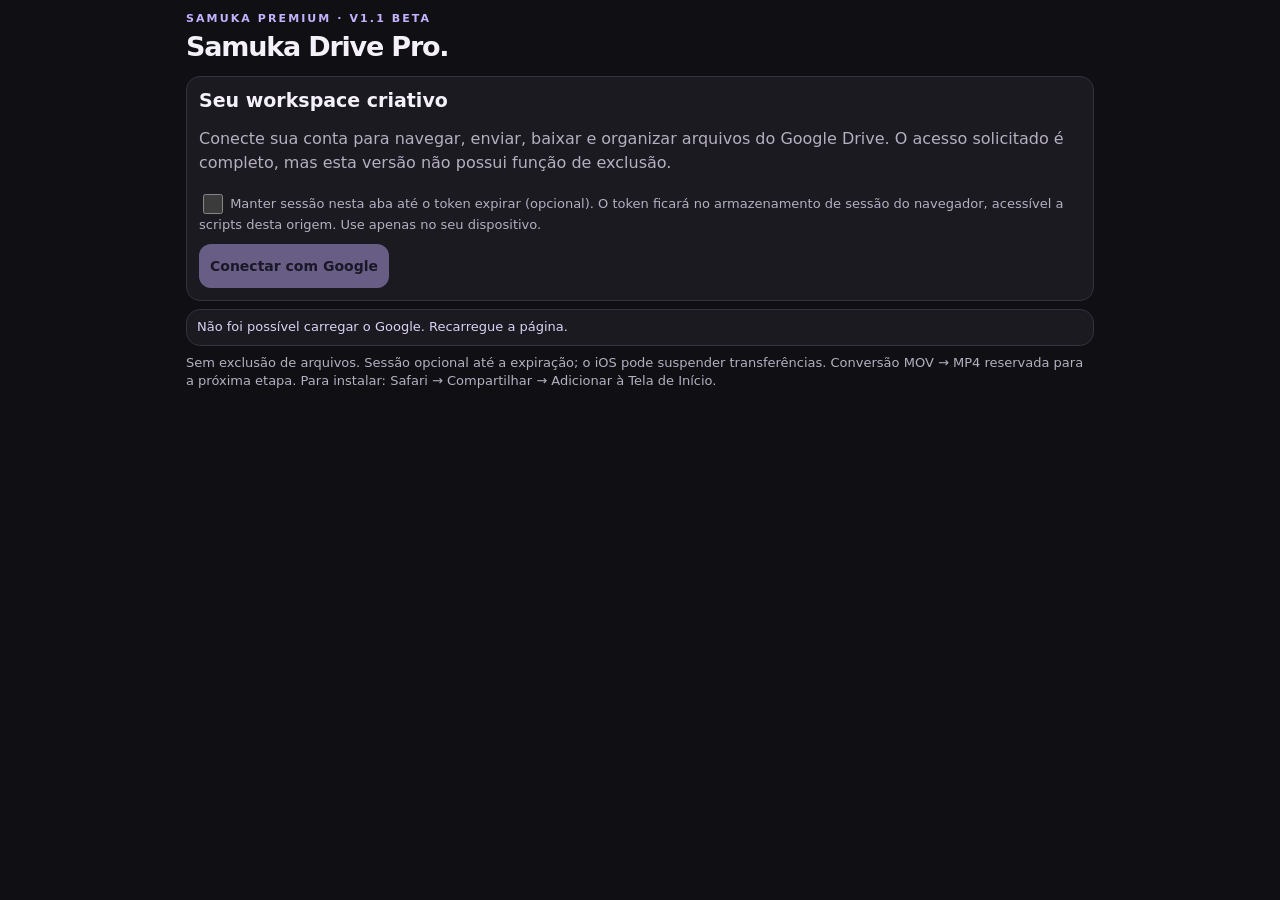
<file: samuka-v11.html>
<!doctype html><html lang="pt-BR"><head><meta charset="utf-8"><meta name="viewport" content="width=device-width,initial-scale=1,viewport-fit=cover"><meta name="referrer" content="strict-origin-when-cross-origin"><title>Samuka Drive Pro</title><meta name="theme-color" content="#101014"><meta name="apple-mobile-web-app-capable" content="yes"><meta name="apple-mobile-web-app-status-bar-style" content="black-translucent"><meta name="apple-mobile-web-app-title" content="Samuka Drive"><link rel="manifest" href="samuka-v11.webmanifest"><link rel="apple-touch-icon" href="samuka-icon-192.png"><style>
:root{color-scheme:dark;font-family:-apple-system,BlinkMacSystemFont,system-ui,sans-serif;background:#101014;color:#f4f1fa;--panel:#1b1a21;--line:#35313e;--muted:#b4afc1;--accent:#c5b2ff}*{box-sizing:border-box}body{margin:0}main{max-width:940px;margin:auto;padding:22px 16px calc(100px + env(safe-area-inset-bottom))}h1{font-size:31px;letter-spacing:-1.7px;margin:6px 0}h2{font-size:19px;margin:0 0 12px}p{line-height:1.5;color:var(--muted)}small,.muted{color:var(--muted);font-size:13px}.eyebrow{font-size:11px;letter-spacing:.19em;color:var(--accent);font-weight:800}button,input,select{font:inherit}button,a.action{display:inline-flex;align-items:center;justify-content:center;min-height:44px;border:1px solid var(--line);border-radius:12px;background:#28262f;color:inherit;padding:10px 13px;font-weight:650;text-decoration:none;cursor:pointer}button.primary{background:var(--accent);color:#1c142e;border-color:transparent}button:disabled{opacity:.45;cursor:default}button.on{border-color:var(--accent);color:var(--accent)}input,select{min-height:44px;border:1px solid var(--line);border-radius:12px;background:#15141a;color:inherit;padding:10px;width:100%;font-size:16px}button,input,select{touch-action:manipulation}header,.row{display:flex;align-items:center;gap:8px;flex-wrap:wrap}header{justify-content:space-between}.grow{flex:1;min-width:0}.panel{padding:16px;background:var(--panel);border:1px solid var(--line);border-radius:20px;margin:14px 0}.bar{height:8px;border-radius:20px;background:#393640;overflow:hidden}.bar>div{height:100%;background:var(--accent);transition:width .2s}.filters{display:flex;gap:7px;overflow:auto;padding:4px 0 10px}.filters button{white-space:nowrap;font-size:13px}.list{display:grid;gap:9px}.list.grid{grid-template-columns:repeat(2,minmax(0,1fr))}.item{border:1px solid var(--line);border-radius:16px;background:var(--panel);padding:12px;min-width:0;display:flex;gap:10px;align-items:center}.grid .item{flex-direction:column;align-items:stretch}.thumb{width:48px;height:48px;object-fit:cover;border-radius:10px;background:#2e293a;display:grid;place-items:center;font-size:23px;flex:none}.grid .thumb{width:100%;height:104px}.name{font-weight:700;overflow-wrap:anywhere;display:block}.textbtn{background:transparent;border:0;padding:0;text-align:left;justify-content:flex-start;min-height:36px}.check{width:22px;height:22px;min-height:22px;accent-color:#bca7ff;flex:none}.grid .check{align-self:flex-start}.actions{display:flex;gap:5px;flex-wrap:wrap}.actions button,.actions a{font-size:12px;padding:8px;min-height:40px}.status{white-space:pre-wrap;overflow-wrap:anywhere;line-height:1.45;color:#dbd2f3}.crumb{overflow-wrap:anywhere}.foot{position:fixed;bottom:0;left:0;right:0;background:#17161dee;backdrop-filter:blur(18px);border-top:1px solid var(--line);padding:8px 12px calc(8px + env(safe-area-inset-bottom));display:flex;justify-content:center;gap:8px;z-index:2}.foot button{font-size:12px;flex:1;max-width:160px}.hidden,[hidden]{display:none!important}dialog{max-width:min(94vw,600px);width:100%;max-height:85dvh;overflow:auto;background:#1b1a21;color:inherit;border:1px solid var(--line);border-radius:20px;padding:20px}dialog::backdrop{background:#0009}pre{white-space:pre-wrap;overflow-wrap:anywhere;font:inherit;font-size:13px}.task{border-top:1px solid var(--line);padding:10px 0}.notice{font-size:13px;color:var(--muted)}@media(min-width:650px){.list.grid{grid-template-columns:repeat(3,minmax(0,1fr))}}

main{padding-top:calc(12px + env(safe-area-inset-top));padding-bottom:calc(88px + env(safe-area-inset-bottom))}h1{font-size:27px;letter-spacing:-1.2px}.panel{margin:8px 0;padding:12px;border-radius:14px}#status{font-size:13px;padding:8px 10px}#account p{margin:5px 0 8px;font-size:13px}#account strong{font-size:13px}.row{gap:6px}button{padding:8px 10px;font-size:14px}.scope{display:flex;gap:5px;margin:12px 0;overflow:auto}.scope button{flex:1;white-space:nowrap;font-size:12px}.item{padding:9px;gap:8px}.thumb{width:42px;height:42px}.actions button,.actions a{min-height:36px}.foot{gap:4px;padding-left:6px;padding-right:6px}.foot button{padding:7px 4px;font-size:11px}.toolbar{margin:8px 0}.crumb{font-size:13px;color:var(--muted)}.name{font-size:15px}.storage-row{margin:5px 0;font-size:12px;color:var(--accent);overflow-wrap:anywhere}.notice{line-height:1.4}.rank-item{padding:10px 0;border-bottom:1px solid var(--line)}#remember{width:20px;height:20px;min-height:20px;vertical-align:middle;accent-color:var(--accent)}#login label{display:block;margin:12px 0;font-size:13px;color:var(--muted)}.compact{font-size:12px}.scope .on{background:#332a49}.grid .thumb{height:120px}
</style></head><body><main><header><div><div class="eyebrow">SAMUKA PREMIUM · V1.1 BETA</div><h1>Samuka Drive Pro.</h1></div><div class="row"><button id="sessionSettings" hidden>⚙ Sessão</button><button id="logout" hidden>Sair</button></div></header><section id="login" class="panel"><h2>Seu workspace criativo</h2><p>Conecte sua conta para navegar, enviar, baixar e organizar arquivos do Google Drive. O acesso solicitado é completo, mas esta versão não possui função de exclusão.</p><label><input id="remember" type="checkbox"> Manter sessão nesta aba até o token expirar (opcional). O token ficará no armazenamento de sessão do navegador, acessível a scripts desta origem. Use apenas no seu dispositivo.</label><button id="connect" class="primary" disabled>Conectar com Google</button></section><div id="status" class="panel status" role="status" aria-live="polite">Carregando autorização…</div><section id="app" hidden><div id="account" class="panel"></div><section id="filesView"><div class="scope" id="scope"><button data-scope="root">Meu Drive</button><button data-scope="shared">Compartilhados</button><button data-scope="drives">Drives de equipe</button></div><div class="row"><button id="back">‹ Voltar</button><button id="root">Início</button><div class="grow crumb" id="crumb"></div><button id="favFolder">☆</button></div><div class="row" style="margin-top:12px"><button id="upload" class="primary">↑ Enviar arquivos</button><button id="mkdir">+ Pasta</button><button id="refresh" aria-label="Atualizar">↻</button><button id="rank">Peso / ranking</button><input id="picker" type="file" multiple hidden></div><div class="row" style="margin-top:12px"><input id="search" class="grow" placeholder="Buscar nesta pasta" type="search"><button id="layout">Galeria</button></div><div class="filters" id="filters"></div><div class="row" style="margin-bottom:10px"><button id="selectAll">Selecionar visíveis</button><button id="rename" disabled>Renomear em massa</button><span id="count" class="muted"></span></div><div id="list" class="list"></div></section><section id="transfersView" hidden class="panel"><h2>Transferências</h2><p class="notice">Uploads em blocos de 4 MiB. Ao voltar ao aplicativo, falhas transitórias elegíveis são retomadas quando a sessão ainda existe. Use Retomar para consultar o progresso no Google sem repetir blocos já recebidos. Se o iOS encerrar a página, será necessário selecionar os arquivos novamente. O iOS pode interromper o processo em segundo plano. Downloads nativos são acompanhados pelo Safari, não por este painel.</p><div id="tasks"></div></section><section id="favoritesView" hidden class="panel"><h2>Pastas favoritas</h2><div id="favorites"></div></section><section id="historyView" hidden class="panel"><h2>Histórico neste dispositivo</h2><div id="history"></div></section><div class="foot" id="nav"><button data-view="files" class="on">Arquivos</button><button data-view="transfers">Envios</button><button data-view="favorites">Favoritos</button><button data-view="history">Histórico</button></div></section><footer class="notice">Sem exclusão de arquivos. Sessão opcional até a expiração; o iOS pode suspender transferências. Conversão MOV → MP4 reservada para a próxima etapa. Para instalar: Safari → Compartilhar → Adicionar à Tela de Início.</footer></main><dialog id="modal"><div class="row"><h2 id="modalTitle" class="grow"></h2><button id="close">Fechar</button></div><div id="modalBody"></div></dialog>
<script>
'use strict';
const CLIENT='284735647572-fjbiid4k7abis5nlieg9nv8jq0jus6rf.apps.googleusercontent.com',SCOPE='https://www.googleapis.com/auth/drive',API='https://www.googleapis.com/drive/v3/',FOLDER='application/vnd.google-apps.folder',FIELDS='id,name,mimeType,size,modifiedTime,thumbnailLink,webViewLink,webContentLink,resourceKey,ownedByMe,owners(displayName),quotaBytesUsed,driveId,shortcutDetails(targetId,targetMimeType,targetResourceKey),capabilities(canDownload,canRename,canAddChildren),imageMediaMetadata,videoMediaMetadata';
const $=id=>document.getElementById(id);let token=null,expiry=0,client=null,accountKey='',path=[{id:'root',name:'Meu Drive'}],files=[],selected=new Set(),filter='Todos',grid=false,loadVersion=0,history=[],favorites=[],tasks=[],running=false,loading=false;const parent=()=>path.at(-1).id;
const roots={root:'Meu Drive',shared:'Compartilhados comigo',drives:'Drives de equipe'},SESSION='samuka-v11-session',weights=new Map();let activeView='files',restoreFailed=false,accountEmail='',meQuota={},scanning=false;const synthetic=()=>['shared','drives'].includes(parent());
function rootPath(id='root'){return [{id,name:roots[id]}]}
function getStore(k,def){try{return JSON.parse(localStorage.getItem(k)||'null')??def}catch{return def}}
function setStore(k,v){try{localStorage.setItem(k,JSON.stringify(v))}catch{}}
function saveState(){if(accountKey)setStore('samuka-state-'+accountKey,{path,filter,grid,search:$('search').value,view:activeView,history});}
function clearSession(){try{sessionStorage.removeItem(SESSION)}catch{}}
function rememberSession(){clearSession();if($('remember').checked&&token&&expiry>Date.now())try{sessionStorage.setItem(SESSION,JSON.stringify({token,expiry}))}catch{}}
function readSession(){try{const s=JSON.parse(sessionStorage.getItem(SESSION)||'null');if(s&&typeof s.token==='string'&&s.expiry>Date.now())return s}catch{}clearSession();return null}
function expire(){token=null;expiry=0;clearSession();$('login').hidden=false;$('connect').disabled=false;$('connect').textContent='Reconectar com Google';}
function folderNode(f){return {id:f.id,name:f.name,driveId:f.driveId||'',resourceKey:f.resourceKey||'',canAddChildren:f.capabilities?.canAddChildren!==false}}
function resourceHeaders(id,key){return key?{'X-Goog-Drive-Resource-Keys':id+'/'+key}:{}}
function personalQuota(f){if(f.driveId||f.ownedByMe===false)return 0;if(f.ownedByMe===true&&f.quotaBytesUsed!=null)return Number(f.quotaBytesUsed);return null}
function owner(f){return f.driveId?'Drive de equipe':f.ownedByMe===true?'Você':f.owners?.map(x=>x.displayName).filter(Boolean).join(', ')||'Não informado'}
function cacheWeight(f){const w=weights.get(f.id);return w&&Date.now()-w.at<300000?w:null}
function invalidateWeights(){weights.clear()}

function el(tag,text,cls){const e=document.createElement(tag);if(text!=null)e.textContent=text;if(cls)e.className=cls;return e}function btn(text,fn,cls){const e=el('button',text,cls);e.addEventListener('click',fn);return e}function say(t){$('status').textContent=t}function bytes(n){if(n==null)return '—';n=Number(n);return n>=1e9?(n/1e9).toFixed(1)+' GB':n>=1e6?(n/1e6).toFixed(1)+' MB':n>=1e3?(n/1e3).toFixed(1)+' KB':n+' B'}function dt(s){return s?new Date(s).toLocaleDateString('pt-BR'):'—'}function qstr(s){return s.replace(/\\/g,'\\\\').replace(/'/g,"\\'")}function url(path,params={}){return API+path+'?'+new URLSearchParams(params)}function auth(){if(!token||Date.now()>=expiry){expire();throw Error('Sessão expirada. Reconecte com Google para continuar.')}return {Authorization:'Bearer '+token}}
async function req(u,opts={}){const r=await fetch(u,{...opts,headers:{...auth(),...(opts.headers||{})},cache:'no-store'});if(!r.ok){if(r.status===401){expire()}let msg='HTTP '+r.status;try{msg=(await r.json()).error.message||msg}catch{}throw Error(msg)}return r}async function json(u,opts){return (await req(u,opts)).json()}function err(e){say('Não concluído: '+e.message)}function log(t){history.unshift(new Date().toLocaleString('pt-BR')+' · '+t);history=history.slice(0,100);renderHistory();saveState()}function safeLink(s){try{const u=new URL(s);return u.protocol==='https:'&&(/(^|\.)google\.com$|(^|\.)googleusercontent\.com$/.test(u.hostname))?u.href:null}catch{return null}}
async function enterAccount(){restoreFailed=false;const a=await json(url('about',{fields:'user(displayName,permissionId,emailAddress),storageQuota(limit,usage,usageInDrive,usageInDriveTrash)'}));const next=a.user.permissionId||'';const changed=accountKey!==next;if(changed){tasks=[];history=[];files=[];selected.clear();invalidateWeights();accountKey=next;const s=getStore('samuka-state-'+accountKey,{});path=Array.isArray(s.path)&&s.path.length&&Object.hasOwn(roots,s.path[0].id)?s.path:rootPath();filter=typeof s.filter==='string'&&kinds.includes(s.filter)?s.filter:'Todos';grid=!!s.grid;$('search').value=typeof s.search==='string'?s.search:'';history=Array.isArray(s.history)?s.history.slice(0,100):[];activeView=['files','transfers','favorites','history'].includes(s.view)?s.view:'files'}accountEmail=a.user.emailAddress||'';favorites=getStore('samuka-favs-'+accountKey,[]);if(!Array.isArray(favorites))favorites=[];const q=a.storageQuota||{},box=$('account');meQuota=q;box.replaceChildren(el('strong',a.user.displayName||'Conta conectada'),el('p',bytes(q.usage)+' usados de '+bytes(q.limit)+(q.usageInDrive!=null?' · Drive: '+bytes(q.usageInDrive):'')));if(Number(q.limit)>0){const b=el('div',null,'bar'),fill=el('div');fill.style.width=Math.min(100,Number(q.usage)/Number(q.limit)*100)+'%';b.append(fill);box.append(b)}$('login').hidden=true;$('app').hidden=false;$('logout').hidden=false;$('sessionSettings').hidden=false;$('layout').textContent=grid?'Lista':'Galeria';renderFavorites();renderTasks();showView(activeView);await load();if(restoreFailed){restoreFailed=false;path=rootPath();await load();say('A última pasta não está mais acessível. Voltamos ao Meu Drive.')}rememberSession()}
function ready(){try{client=google.accounts.oauth2.initTokenClient({client_id:CLIENT,scope:SCOPE,include_granted_scopes:false,callback:async r=>{$('connect').disabled=false;if(r.error||!r.access_token||!google.accounts.oauth2.hasGrantedAllScopes(r,SCOPE)){say('Acesso completo não concedido. '+(r.error||''));return}token=r.access_token;expiry=Date.now()+Number(r.expires_in||3600)*1000-15000;try{await enterAccount()}catch(e){err(e)}},error_callback:e=>{$('connect').disabled=false;say('Autorização: '+(e.type||'erro'))}});$('connect').disabled=false;const s=readSession();if(s){token=s.token;expiry=s.expiry;$('remember').checked=true;enterAccount().catch(e=>{expire();err(e)})}else{say('Pronto para conectar.');$('connect').textContent='Conectar com Google'}}catch(e){err(e)}}
function connect(){if(!client)return;if(running){say('Pause ou aguarde a transferência antes de reconectar.');return;}$('connect').disabled=true;try{client.requestAccessToken({prompt:'',...(accountEmail?{login_hint:accountEmail}:{})})}catch(e){$('connect').disabled=false;err(e)}}$('connect').onclick=connect;$('remember').onchange=rememberSession;$('sessionSettings').onclick=()=>{const b=modal('Sessão e privacidade'),c=el('input',null,'check');c.type='checkbox';c.checked=$('remember').checked;c.onchange=()=>{$('remember').checked=c.checked;rememberSession()};const row=el('label',null,'row');row.append(c,el('span','Manter token nesta aba até expirar'));b.append(row,el('p','Ative apenas em dispositivo pessoal. A sessão pode sobreviver a recarregamentos, mas não é permanente. Qualquer script da mesma origem pode acessar esse token. Pastas, favoritos e histórico ficam no armazenamento local, separados por conta.','notice'),btn('Limpar histórico e preferências locais',()=>{if(!confirm('Limpar histórico, favoritos e preferências deste dispositivo? Seus arquivos não serão alterados.'))return;history=[];favorites=[];try{localStorage.removeItem('samuka-state-'+accountKey);localStorage.removeItem('samuka-favs-'+accountKey)}catch{}renderHistory();renderFavorites();renderFavButton();say('Dados locais removidos.')}))};$('logout').onclick=()=>{if(running||scanning){say('Aguarde ou pause a operação antes de sair.');return}saveState();clearSession();token=null;expiry=0;loadVersion++;loading=false;files=[];selected.clear();tasks=[];favorites=[];history=[];invalidateWeights();accountKey='';accountEmail='';path=rootPath();filter='Todos';grid=false;activeView='files';$('search').value='';$('app').hidden=true;$('logout').hidden=true;$('sessionSettings').hidden=true;$('login').hidden=false;$('connect').textContent='Conectar com Google';say('Sessão encerrada. Para revogar a autorização, use a página de segurança da conta Google.')};
async function listChildren(id,{shared=false,driveId='',resourceKey='',fields=FIELDS,maxPages=Infinity}={}){let page='',all=[],incomplete=false,pages=0;do{const p={q:'trashed = false and '+(shared?'sharedWithMe':"'"+qstr(id)+"' in parents"),fields:'nextPageToken,incompleteSearch,files('+fields+')',pageSize:'100',orderBy:'folder,name_natural',supportsAllDrives:'true',includeItemsFromAllDrives:'true',corpora:driveId?'drive':'user'};if(driveId)p.driveId=driveId;if(page)p.pageToken=page;const r=await json(url('files',p),{headers:resourceHeaders(id,resourceKey)});all.push(...(r.files||[]));page=r.nextPageToken||'';incomplete||=!!r.incompleteSearch;pages++}while(page&&pages<maxPages);return {items:all,incomplete:incomplete||!!page,pages}}
async function listDrives(){let page='',all=[];do{const p={pageSize:'100',fields:'nextPageToken,drives(id,name)'};if(page)p.pageToken=page;const r=await json(url('drives',p));all.push(...(r.drives||[]).map(d=>({...d,driveId:d.id,mimeType:FOLDER,teamRoot:true})));page=r.nextPageToken||''}while(page);return all}
function scopeUI(){for(const b of $('scope').querySelectorAll('button'))b.classList.toggle('on',b.dataset.scope===path[0].id);const disabled=synthetic()||path.at(-1).canAddChildren===false;$('upload').disabled=disabled;$('mkdir').disabled=disabled;$('favFolder').disabled=synthetic();$('rank').disabled=loading||scanning;}
async function load(){const version=++loadVersion,id=parent(),node=path.at(-1);loading=true;files=[];selected.clear();render();$('crumb').textContent=path.map(x=>x.name).join(' / ');$('back').disabled=path.length<2;scopeUI();say('Carregando arquivos…');try{let result=id==='drives'?{items:await listDrives()}:await listChildren(id,{shared:id==='shared',driveId:node.driveId,resourceKey:node.resourceKey});if(version!==loadVersion)return;files=result.items;say('Conectado · '+files.length+' itens'+(result.incomplete?' · listagem parcial':'')+'.');saveState()}catch(e){if(version===loadVersion){err(e);if(!token)return;if(path.length>1&&files.length===0&&/not found|404|403|permission/i.test(e.message))restoreFailed=true}}finally{if(version===loadVersion){loading=false;render();renderFavButton();scopeUI()}}}
function openFolder(f){path.push(folderNode(f));$('search').value='';filter='Todos';log('Abriu '+f.name);load()}
async function openShortcut(f){try{const d=f.shortcutDetails;if(!d?.targetId)throw Error('Destino indisponível.');const target=await json(url('files/'+encodeURIComponent(d.targetId),{fields:FIELDS,supportsAllDrives:'true'}),{headers:resourceHeaders(d.targetId,d.targetResourceKey)});if(d.targetResourceKey&&!target.resourceKey)target.resourceKey=d.targetResourceKey;if(target.mimeType===FOLDER)openFolder(target);else details(target)}catch(e){err(e)}}
function switchScope(id){path=rootPath(id);$('search').value='';filter='Todos';showView('files');load()}
$('scope').onclick=e=>{const b=e.target.closest('button');if(b?.dataset.scope)switchScope(b.dataset.scope)};$('back').onclick=()=>{if(path.length>1){path.pop();$('search').value='';load()}};$('root').onclick=()=>switchScope('root');$('refresh').onclick=()=>{invalidateWeights();load()};
function type(f){if(f.mimeType===FOLDER||f.shortcutDetails?.targetMimeType===FOLDER)return 'Pastas';if(f.mimeType.startsWith('video/')||/\.(mov|mp4|mkv|webm)$/i.test(f.name))return 'Vídeos';if(f.mimeType.startsWith('image/'))return 'Fotos';if(f.mimeType.startsWith('audio/'))return 'Áudios';if(f.mimeType==='application/pdf')return 'PDFs';return 'Outros'}const kinds=['Todos','Pastas','Vídeos','Fotos','PDFs','Áudios','Outros'];function visible(){const s=$('search').value.toLocaleLowerCase('pt-BR');return files.filter(f=>(filter==='Todos'||type(f)===filter)&&f.name.toLocaleLowerCase('pt-BR').includes(s))}function render(){const list=$('list');list.className='list'+(grid?' grid':'');list.replaceChildren();$('filters').replaceChildren(...kinds.map(k=>btn(k,()=>{filter=k;render();saveState()},k===filter?'on':'')));const arr=visible();$('count').textContent=arr.length+' visíveis · '+selected.size+' selecionados';$('rename').disabled=!selected.size||loading;$('selectAll').disabled=!arr.length;if(!arr.length)list.append(el('p',loading?'Carregando…':'Nenhum item encontrado.','muted'));for(const f of arr){const item=el('article',null,'item'),check=el('input',null,'check');check.type='checkbox';check.checked=selected.has(f.id);check.setAttribute('aria-label','Selecionar '+f.name);check.onchange=()=>{if(check.checked)selected.add(f.id);else selected.delete(f.id);$('count').textContent=arr.length+' visíveis · '+selected.size+' selecionados';$('rename').disabled=!selected.size};item.append(check);let thumb=el('div',({Pastas:'📁',Vídeos:'▶',Fotos:'▧',Áudios:'♫',PDFs:'PDF',Outros:'▤'})[type(f)],'thumb');const t=safeLink(f.thumbnailLink);if(grid&&t){const img=el('img',null,'thumb');img.src=t;img.alt='';img.loading='lazy';img.referrerPolicy='no-referrer';img.onerror=()=>img.replaceWith(thumb);item.append(img)}else item.append(thumb);const content=el('div',null,'grow'),name=btn(f.name,()=>f.mimeType===FOLDER?openFolder(f):f.shortcutDetails?openShortcut(f):details(f),'textbtn name');content.append(name,el('div',(f.mimeType===FOLDER?'Pasta':f.shortcutDetails?'Atalho':bytes(f.size))+' · '+owner(f),'muted'));const actions=el('div',null,'actions');if(f.mimeType===FOLDER){const w=cacheWeight(f);content.append(el('div',w?weightLabel(w):'Peso não calculado','storage-row'));actions.append(btn(w?'Recalcular':'Calcular peso',()=>measureOne(f)));actions.append(btn('☆ Favorito',()=>addFavorite(f)))}else{const q=personalQuota(f);content.append(el('div','Sua cota: '+(q==null?'não informada':bytes(q)),'storage-row'))}if(f.mimeType!==FOLDER){const link=safeLink(f.webViewLink);if(link){const a=el('a','Abrir','action');a.href=link;a.target='_blank';a.rel='noopener noreferrer';a.onclick=()=>log('Abriu '+f.name);actions.append(a)}if(f.capabilities?.canDownload!==false)actions.append(btn('Baixar',()=>download(f)))}actions.append(btn('Info',()=>details(f)));content.append(actions);item.append(content);list.append(item)}}$('search').oninput=()=>{render();saveState()};$('layout').onclick=()=>{grid=!grid;$('layout').textContent=grid?'Lista':'Galeria';render();saveState()};$('selectAll').onclick=()=>{const a=visible();if(a.every(f=>selected.has(f.id)))a.forEach(f=>selected.delete(f.id));else a.forEach(f=>selected.add(f.id));render()};
function modal(title){$('modalTitle').textContent=title;const b=$('modalBody');b.replaceChildren();$('modal').showModal();return b}$('close').onclick=()=>$('modal').close();$('modal').addEventListener('cancel',e=>{if($('close').disabled)e.preventDefault()});function details(f){const b=modal('Informações');b.append(el('h2',f.name),el('pre',['Formato: '+f.mimeType,'Tamanho: '+bytes(f.size),'Modificado: '+dt(f.modifiedTime),'Proprietário: '+owner(f),'Consumo pessoal: '+(f.mimeType===FOLDER?'Calcule o peso':personalQuota(f)==null?'Não informado':bytes(personalQuota(f))),'Pode baixar: '+(f.capabilities?.canDownload?'Sim':'Não informado'),'Pode renomear: '+(f.capabilities?.canRename?'Sim':'Não informado')].join('\n')));for(const [label,m] of [['Dados de imagem / EXIF disponíveis',f.imageMediaMetadata],['Dados de vídeo',f.videoMediaMetadata]]){if(m){b.append(el('strong',label),el('pre',JSON.stringify(m,null,2)))}}if(f.shortcutDetails)b.append(btn('Abrir destino',()=>{$('modal').close();openShortcut(f)}));if(f.mimeType===FOLDER)b.append(btn('Abrir pasta',()=>{$('modal').close();openFolder(f)}));if(f.capabilities?.canRename&&files.some(x=>x.id===f.id))b.append(btn('Renomear',()=>{selected=new Set([f.id]);$('modal').close();renameDialog()}))}
function download(f){const link=safeLink(f.webContentLink);if(link){const a=el('a');a.href=link;a.target='_blank';a.rel='noopener noreferrer';document.body.append(a);a.click();a.remove();log('Solicitou download '+f.name);say('Download solicitado ao navegador. Confira o gerenciador do Safari.');return}const view=safeLink(f.webViewLink);if(view){window.open(view,'_blank','noopener,noreferrer');log('Abriu para download '+f.name);say('Use a opção de download/exportação do Google para este arquivo.');return}say('O Google não forneceu um link de download para este arquivo.')}
function renameDialog(){const items=files.filter(f=>selected.has(f.id)&&f.capabilities?.canRename);if(!items.length){say('Nenhum item selecionado permite renomeação.');return}const b=modal('Renomear '+items.length+' itens'),mode=el('select');for(const [v,t] of [['prefix','Adicionar prefixo'],['suffix','Adicionar sufixo'],['replace','Substituir texto'],['number','Numerar'],['single','Nome completo (um item)']]){if(v==='single'&&items.length!==1)continue;const o=el('option',t);o.value=v;mode.append(o)}const a=el('input'),c=el('input'),preview=el('pre'),go=btn('Aplicar nomes',async()=>{const changes=plan();if(!changes.length||changes.some(x=>!x.name.trim()))return;if(!confirm('Confirma renomear '+changes.length+' itens? Nenhum arquivo será excluído.'))return;go.disabled=true;$('close').disabled=true;let ok=0;const errors=[];for(const x of changes){try{await json(url('files/'+encodeURIComponent(x.f.id),{supportsAllDrives:'true',fields:'id,name'}),{method:'PATCH',headers:{'Content-Type':'application/json',...resourceHeaders(x.f.id,x.f.resourceKey)},body:JSON.stringify({name:x.name})});ok++;log('Renomeou '+x.f.name+' → '+x.name)}catch(e){errors.push(x.f.name+': '+e.message)}}$('close').disabled=false;$('modal').close();await load();say(ok+' renomeados.'+(errors.length?'\nFalhas: '+errors.join('\n'):''))},'primary');function plan(){if(mode.value==='replace'&&!a.value)return [];if(mode.value==='single'&&!a.value.trim())return [];return items.map((f,i)=>{const dot=f.mimeType===FOLDER?-1:f.name.lastIndexOf('.'),base=dot>0?f.name.slice(0,dot):f.name,ext=dot>0?f.name.slice(dot):'';let n=({prefix:()=>a.value+base+ext,suffix:()=>base+a.value+ext,replace:()=>f.name.split(a.value).join(c.value),number:()=>a.value+String(i+1).padStart(3,'0')+'_'+base+ext,single:()=>a.value})[mode.value]();return {f,name:n}}).filter(x=>x.name!==x.f.name)}function update(){a.placeholder=mode.value==='replace'?'Texto a substituir':mode.value==='single'?'Novo nome completo':'Texto (opcional na numeração)';c.placeholder='Novo texto';c.hidden=mode.value!=='replace';const p=plan();preview.textContent=p.slice(0,30).map(x=>x.f.name+' → '+x.name).join('\n')||'Nenhuma alteração';go.disabled=!p.length||p.some(x=>!x.name.trim())}mode.onchange=a.oninput=c.oninput=update;b.append(mode,a,c,preview,go);update()}$('rename').onclick=renameDialog;
$('mkdir').onclick=async()=>{if(synthetic())return;const n=prompt('Nome da nova pasta');if(!n?.trim())return;try{await json(url('files',{supportsAllDrives:'true',fields:'id,name'}),{method:'POST',headers:{'Content-Type':'application/json',...resourceHeaders(parent(),path.at(-1).resourceKey)},body:JSON.stringify({name:n.trim(),mimeType:FOLDER,parents:[parent()]})});invalidateWeights();log('Criou pasta '+n);await load()}catch(e){err(e)}};
function addFavorite(f){if(!favorites.some(x=>x.id===f.id)){favorites.push({...folderNode(f),scope:path[0].id});setStore('samuka-favs-'+accountKey,favorites);renderFavorites();say('Pasta adicionada aos favoritos.')}else say('Pasta já está nos favoritos.')}
function renderFavButton(){$('favFolder').textContent=favorites.some(x=>x.id===parent())?'★':'☆'}$('favFolder').onclick=()=>{const p=path.at(-1);if(favorites.some(x=>x.id===p.id))favorites=favorites.filter(x=>x.id!==p.id);else favorites.push({...p,scope:path[0].id});try{localStorage.setItem('samuka-favs-'+accountKey,JSON.stringify(favorites))}catch{}renderFavButton();renderFavorites()};function renderFavorites(){const b=$('favorites');b.replaceChildren();if(!favorites.length)b.append(el('p','Marque uma pasta com a estrela.','muted'));for(const f of favorites)b.append(btn(f.name,()=>{path=f.id==='root'?rootPath():[...rootPath(Object.hasOwn(roots,f.scope)?f.scope:'root'),f];showView('files');load()}));b.append(el('p','Favoritos ficam no armazenamento local deste navegador.','notice'))}function renderHistory(){const b=$('history');b.replaceChildren(...history.map(x=>el('p',x)));if(!history.length)b.append(el('p','Nenhuma atividade nesta sessão.','muted'))}function showView(v){for(const x of ['files','transfers','favorites','history'])$(x+'View').hidden=x!==v;for(const b of $('nav').querySelectorAll('button'))b.classList.toggle('on',b.dataset.view===v);activeView=v;if(v==='history')renderHistory();saveState()}$('nav').onclick=e=>{if(e.target.dataset.view)showView(e.target.dataset.view)};
$('upload').onclick=()=>{if(!synthetic())$('picker').click()};$('picker').onchange=()=>{const p=parent();if(synthetic())return;for(const f of $('picker').files)tasks.push({f,parent:p,resourceKey:path.at(-1).resourceKey,session:null,offset:0,state:'Na fila',pause:false,autoRetry:false,rate:0});$('picker').value='';showView('transfers');renderTasks();pump()};
function renderTasks(){const b=$('tasks');b.replaceChildren();if(!tasks.length)b.append(el('p','Nenhum envio nesta sessão.','muted'));for(const t of tasks){const d=el('div',null,'task'),p=el('div',null,'bar'),fill=el('div');fill.style.width=(t.f.size?Math.min(100,t.offset/t.f.size*100):t.state==='Concluído'?100:0)+'%';p.append(fill);d.append(el('strong',t.f.name),el('p',t.state+' · '+bytes(t.offset)+' / '+bytes(t.f.size)+(t.state==='Enviando'&&t.rate>0?' · '+bytes(t.rate)+'/s':''),'muted'),p);if(t.state!=='Concluído'){if(t.state==='Enviando'||t.state==='Na fila')d.append(btn('Pausar',()=>{t.pause=true;t.autoRetry=false;if(t.state==='Na fila')t.state='Pausado';renderTasks()}));else d.append(btn('Retomar',()=>{t.pause=false;t.autoRetry=false;t.state='Na fila';pump();renderTasks()}))}b.append(d)}}
function sessionUrl(s){const u=new URL(s);if(u.protocol!=='https:'||!['www.googleapis.com','upload.googleapis.com','content.googleapis.com','www.googleapis.com'].includes(u.hostname))throw Error('Endereço de upload não reconhecido.');return u.href}function offset(r){const v=r.headers.get('Range');if(!v)return 0;const m=/^bytes=0-(\d+)$/.exec(v);if(!m)throw Error('Range inválido na resposta');return Number(m[1])+1}async function start(t){const r=await req('https://www.googleapis.com/upload/drive/v3/files?uploadType=resumable&supportsAllDrives=true&fields=id,name',{method:'POST',headers:{'Content-Type':'application/json','X-Upload-Content-Type':t.f.type||'application/octet-stream','X-Upload-Content-Length':String(t.f.size),...resourceHeaders(t.parent,t.resourceKey)},body:JSON.stringify({name:t.f.name,mimeType:t.f.type||'application/octet-stream',parents:[t.parent]})});const loc=r.headers.get('Location');if(!loc)throw Error('O navegador não disponibilizou a URL da sessão de upload.');t.session=sessionUrl(loc)}async function put(t,range,body){return fetch(t.session,{method:'PUT',headers:{...auth(),'Content-Range':range,'Content-Type':t.f.type||'application/octet-stream'},body,cache:'no-store'})}async function run(t){t.state='Enviando';renderTasks();if(t.f.size===0){throw Error('Arquivos vazios não são suportados nesta versão.')}if(!t.session){await start(t)}else{const r=await put(t,'bytes */'+t.f.size,new Blob([]));if(r.ok){t.offset=t.f.size;return true}if(r.status===401){expire()}if(r.status===404){t.session=null;t.offset=0;throw Error('Sessão expirada; retome para iniciar novo envio.')}if(r.status!==308)throw Error('Consulta de retomada: HTTP '+r.status);t.offset=offset(r)}const chunk=4*1024*1024;while(t.offset<t.f.size){if(t.pause)return false;const begin=t.offset,end=Math.min(begin+chunk,t.f.size),started=performance.now(),r=await put(t,'bytes '+begin+'-'+(end-1)+'/'+t.f.size,t.f.slice(begin,end));if(r.ok){t.offset=t.f.size;return true}if(r.status===308){const next=offset(r);if(next<=begin||next>end)throw Error('Não foi possível confirmar o bloco recebido. Retome para consultar o servidor.');t.offset=next;t.rate=(next-begin)/Math.max(.1,(performance.now()-started)/1000);renderTasks();continue}if(r.status===401){expire()}if(r.status===404){t.session=null;t.offset=0}throw Error('Upload: HTTP '+r.status)}throw Error('Servidor não confirmou a conclusão; retome para verificar.')}async function pump(){if(running)return;running=true;try{for(;;){const t=tasks.find(x=>x.state==='Na fila'&&!x.pause);if(!t)break;try{const ok=await run(t);t.state=ok?'Concluído':'Pausado';if(ok){t.session=null;invalidateWeights();log('Enviou '+t.f.name)}}catch(e){t.autoRetry=!!t.session&&!t.pause&&!!token&&(e instanceof TypeError||/HTTP (408|429|500|502|503|504)/.test(e.message));t.state='Interrompido: '+e.message}renderTasks()}}finally{running=false;if(!$('filesView').hidden)load()}}
// Calcula somente conteúdo acessível, sem transferir arquivos e sem seguir atalhos.
function weightLabel(w){return (w.partial?'Parcial · ':'')+bytes(w.total)+' em arquivos · sua cota: '+bytes(w.personal)+(w.unknownSize||w.unknownQuota?' (+ dados não informados)':'')}
async function weigh(f,progress=()=>{},stop=()=>false){const queue=[folderNode(f)],seen=new Set(),seenFiles=new Set();let total=0,personal=0,unknownSize=0,unknownQuota=0,partial=false,pages=0,shortcuts=0,count=0;while(queue.length){if(stop()||pages>=200||count>=20000){partial=true;break}const node=queue.shift();if(seen.has(node.id))continue;seen.add(node.id);let r;try{r=await listChildren(node.id,{driveId:node.driveId,resourceKey:node.resourceKey,fields:'id,name,mimeType,size,quotaBytesUsed,ownedByMe,driveId,resourceKey,shortcutDetails(targetId)',maxPages:200-pages})}catch(e){if(!token)throw e;partial=true;pages++;continue}pages+=r.pages;partial||=r.incomplete;for(const x of r.items){if(seenFiles.has(x.id))continue;seenFiles.add(x.id);if(x.mimeType===FOLDER){queue.push(folderNode(x));continue}if(x.shortcutDetails||x.mimeType==='application/vnd.google-apps.shortcut'){shortcuts++;continue}count++;if(x.size!=null)total+=Number(x.size);else unknownSize++;const q=personalQuota(x);if(q==null)unknownQuota++;else personal+=q}progress(count,pages)}return {total,personal,unknownSize,unknownQuota,partial,shortcuts,count,at:Date.now()}}
async function measureOne(f){if(scanning){say('Já existe um cálculo em andamento.');return}scanning=true;scopeUI();let cancelled=false;const b=modal('Peso da pasta'),line=el('p','Analisando '+f.name+'…'),cancel=btn('Interromper',()=>{cancelled=true;cancel.disabled=true});b.append(line,cancel);try{const w=await weigh(f,(n,p)=>{line.textContent=n+' arquivos analisados · '+p+' páginas'},()=>cancelled||!$('modal').open);weights.set(f.id,w);line.textContent=weightLabel(w);b.append(el('p',w.count+' arquivos · '+w.shortcuts+' atalhos ignorados. '+w.unknownSize+' sem tamanho e '+w.unknownQuota+' sem cota informada. O cálculo não inclui conteúdos inacessíveis nem segue atalhos. A cota pode incluir revisões.','notice'));cancel.remove();render()}catch(e){line.textContent=e.message;cancel.remove()}finally{scanning=false;scopeUI()}}
$('rank').onclick=async()=>{if(scanning)return;const folders=visible().filter(f=>f.mimeType===FOLDER);const b=modal('Peso / ranking das pastas'),sort=el('select'),desc=el('p','Ranking das pastas visíveis calculadas. Escolha calcular até 20 por vez; resultados parciais são identificados. Atalhos não são somados.','notice'),result=el('div'),progress=el('p',''),go=btn('Calcular próximas 20',async()=>{if(scanning)return;const pending=folders.filter(f=>!cacheWeight(f)).slice(0,20);if(!pending.length){progress.textContent='Todas as pastas visíveis já foram calculadas. Atualize para recalcular.';return}scanning=true;scopeUI();go.disabled=true;let i=0;try{for(const f of pending){if(!$('modal').open)break;progress.textContent='Calculando '+(++i)+'/'+pending.length+' · '+f.name;const w=await weigh(f,()=>{},()=>!$('modal').open);weights.set(f.id,w);paint();if(!$('modal').open)break}progress.textContent='Lote concluído. '+folders.filter(f=>!cacheWeight(f)).length+' ainda sem cálculo.'}catch(e){progress.textContent=e.message}finally{scanning=false;go.disabled=false;scopeUI();render()}});function paint(){const ranked=folders.map(f=>({f,w:cacheWeight(f)})).filter(x=>x.w).sort((a,b)=>sort.value==='total'?b.w.total-a.w.total:b.w.personal-a.w.personal);result.replaceChildren(...ranked.map(({f,w})=>{const d=el('div',null,'rank-item');d.append(el('strong',f.name),el('p',weightLabel(w),'muted'));return d}));if(!ranked.length)result.append(el('p','Nenhuma pasta calculada ainda.','muted'))}for(const [v,t] of [['personal','Ordenar por consumo da minha cota'],['total','Ordenar por peso total']]){const o=el('option',t);o.value=v;sort.append(o)}sort.onchange=paint;b.append(desc,sort,go,progress,result);paint()};
window.addEventListener('pagehide',saveState);document.addEventListener('visibilitychange',()=>{if(document.hidden)saveState()});
function resumeOnReturn(){if(!token||Date.now()>=expiry||document.hidden||!navigator.onLine||running)return;let n=0;for(const t of tasks)if(t.autoRetry&&t.session&&!t.pause&&t.state.startsWith('Interrompido')){t.autoRetry=false;t.state='Na fila';n++}if(n){say('Retomando '+n+' envio(s) interrompido(s).');renderTasks();pump()}}window.addEventListener('online',resumeOnReturn);window.addEventListener('pageshow',resumeOnReturn);document.addEventListener('visibilitychange',()=>{if(!document.hidden)resumeOnReturn()});document.addEventListener('visibilitychange',()=>{if(!document.hidden&&token&&Date.now()>=expiry){expire();say('Sessão expirada. Reconecte para retomar seus envios.')}});window.addEventListener('beforeunload',e=>{if(running){e.preventDefault();e.returnValue=''}});
</script><script src="https://accounts.google.com/gsi/client" async defer onload="ready()" onerror="say('Não foi possível carregar o Google. Recarregue a página.')"></script></body></html>
</file>
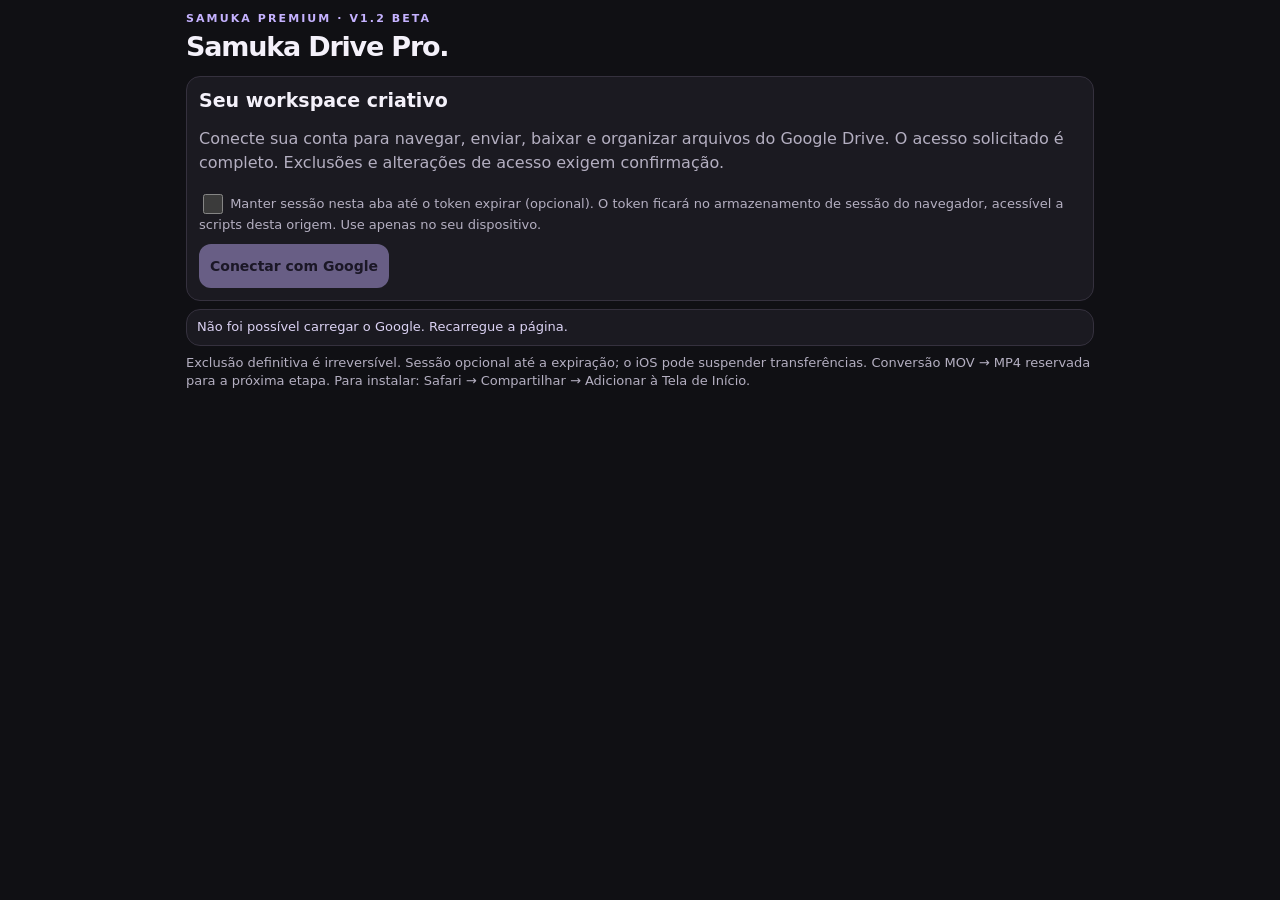
<file: samuka-v12.html>
<!doctype html><html lang="pt-BR"><head><meta charset="utf-8"><meta name="viewport" content="width=device-width,initial-scale=1,viewport-fit=cover"><meta name="referrer" content="strict-origin-when-cross-origin"><title>Samuka Drive Pro</title><meta name="theme-color" content="#101014"><meta name="apple-mobile-web-app-capable" content="yes"><meta name="apple-mobile-web-app-status-bar-style" content="black-translucent"><meta name="apple-mobile-web-app-title" content="Samuka Drive"><link rel="manifest" href="samuka-v12.webmanifest"><link rel="apple-touch-icon" href="samuka-icon-192.png"><style>
:root{color-scheme:dark;font-family:-apple-system,BlinkMacSystemFont,system-ui,sans-serif;background:#101014;color:#f4f1fa;--panel:#1b1a21;--line:#35313e;--muted:#b4afc1;--accent:#c5b2ff}*{box-sizing:border-box}body{margin:0}main{max-width:940px;margin:auto;padding:22px 16px calc(100px + env(safe-area-inset-bottom))}h1{font-size:31px;letter-spacing:-1.7px;margin:6px 0}h2{font-size:19px;margin:0 0 12px}p{line-height:1.5;color:var(--muted)}small,.muted{color:var(--muted);font-size:13px}.eyebrow{font-size:11px;letter-spacing:.19em;color:var(--accent);font-weight:800}button,input,select{font:inherit}button,a.action{display:inline-flex;align-items:center;justify-content:center;min-height:44px;border:1px solid var(--line);border-radius:12px;background:#28262f;color:inherit;padding:10px 13px;font-weight:650;text-decoration:none;cursor:pointer}button.primary{background:var(--accent);color:#1c142e;border-color:transparent}button:disabled{opacity:.45;cursor:default}button.on{border-color:var(--accent);color:var(--accent)}input,select{min-height:44px;border:1px solid var(--line);border-radius:12px;background:#15141a;color:inherit;padding:10px;width:100%;font-size:16px}button,input,select{touch-action:manipulation}header,.row{display:flex;align-items:center;gap:8px;flex-wrap:wrap}header{justify-content:space-between}.grow{flex:1;min-width:0}.panel{padding:16px;background:var(--panel);border:1px solid var(--line);border-radius:20px;margin:14px 0}.bar{height:8px;border-radius:20px;background:#393640;overflow:hidden}.bar>div{height:100%;background:var(--accent);transition:width .2s}.filters{display:flex;gap:7px;overflow:auto;padding:4px 0 10px}.filters button{white-space:nowrap;font-size:13px}.list{display:grid;gap:9px}.list.grid{grid-template-columns:repeat(2,minmax(0,1fr))}.item{border:1px solid var(--line);border-radius:16px;background:var(--panel);padding:12px;min-width:0;display:flex;gap:10px;align-items:center}.grid .item{flex-direction:column;align-items:stretch}.thumb{width:48px;height:48px;object-fit:cover;border-radius:10px;background:#2e293a;display:grid;place-items:center;font-size:23px;flex:none}.grid .thumb{width:100%;height:104px}.name{font-weight:700;overflow-wrap:anywhere;display:block}.textbtn{background:transparent;border:0;padding:0;text-align:left;justify-content:flex-start;min-height:36px}.check{width:22px;height:22px;min-height:22px;accent-color:#bca7ff;flex:none}.grid .check{align-self:flex-start}.actions{display:flex;gap:5px;flex-wrap:wrap}.actions button,.actions a{font-size:12px;padding:8px;min-height:40px}.status{white-space:pre-wrap;overflow-wrap:anywhere;line-height:1.45;color:#dbd2f3}.crumb{overflow-wrap:anywhere}.foot{position:fixed;bottom:0;left:0;right:0;background:#17161dee;backdrop-filter:blur(18px);border-top:1px solid var(--line);padding:8px 12px calc(8px + env(safe-area-inset-bottom));display:flex;justify-content:center;gap:8px;z-index:2}.foot button{font-size:12px;flex:1;max-width:160px}.hidden,[hidden]{display:none!important}dialog{max-width:min(94vw,600px);width:100%;max-height:85dvh;overflow:auto;background:#1b1a21;color:inherit;border:1px solid var(--line);border-radius:20px;padding:20px}dialog::backdrop{background:#0009}pre{white-space:pre-wrap;overflow-wrap:anywhere;font:inherit;font-size:13px}.task{border-top:1px solid var(--line);padding:10px 0}.notice{font-size:13px;color:var(--muted)}@media(min-width:650px){.list.grid{grid-template-columns:repeat(3,minmax(0,1fr))}}

main{padding-top:calc(12px + env(safe-area-inset-top));padding-bottom:calc(88px + env(safe-area-inset-bottom))}h1{font-size:27px;letter-spacing:-1.2px}.panel{margin:8px 0;padding:12px;border-radius:14px}#status{font-size:13px;padding:8px 10px}#account p{margin:5px 0 8px;font-size:13px}#account strong{font-size:13px}.row{gap:6px}button{padding:8px 10px;font-size:14px}.scope{display:flex;gap:5px;margin:12px 0;overflow:auto}.scope button{flex:1;white-space:nowrap;font-size:12px}.item{padding:9px;gap:8px}.thumb{width:42px;height:42px}.actions button,.actions a{min-height:36px}.foot{gap:4px;padding-left:6px;padding-right:6px}.foot button{padding:7px 4px;font-size:11px}.toolbar{margin:8px 0}.crumb{font-size:13px;color:var(--muted)}.name{font-size:15px}.storage-row{margin:5px 0;font-size:12px;color:var(--accent);overflow-wrap:anywhere}.notice{line-height:1.4}.rank-item{padding:10px 0;border-bottom:1px solid var(--line)}#remember{width:20px;height:20px;min-height:20px;vertical-align:middle;accent-color:var(--accent)}#login label{display:block;margin:12px 0;font-size:13px;color:var(--muted)}.compact{font-size:12px}.scope .on{background:#332a49}.grid .thumb{height:120px}
.danger12{color:#ff9aa2!important}.theme-light{color-scheme:light;background:#f5f2fa;color:#211b2e;--panel:#fff;--line:#ddd6e7;--muted:#625c70;--accent:#7652ba}.theme-light button,.theme-light a.action,.theme-light input,.theme-light select,.theme-light dialog{background:#f0ebf7;color:#211b2e}.theme-light .foot{background:#f8f5fbee}.theme-light .status{color:#34274a}.theme-light button.primary{background:#7652ba;color:white}.theme-light .scope .on{background:#e5daf8}.theme-light .storage-row{color:#6943a8}.dense12 .item{padding:5px;gap:5px}.dense12 .actions button{min-height:30px;padding:4px 6px}.dense12 .thumb{width:34px;height:34px}.tools12{display:grid;gap:8px;margin:8px 0}.tools12 button{text-align:left;justify-content:flex-start}.line12{border-bottom:1px solid var(--line);padding:10px 0;overflow-wrap:anywhere}.line12 p{margin:4px 0}.warn12{color:#ff9aa2}.theme-light .warn12,.theme-light .danger12{color:#aa2234!important}</style></head><body><main><header><div><div class="eyebrow">SAMUKA PREMIUM · V1.2 BETA</div><h1>Samuka Drive Pro.</h1></div><div class="row"><button id="sessionSettings" hidden>⚙ Sessão</button><button id="logout" hidden>Sair</button></div></header><section id="login" class="panel"><h2>Seu workspace criativo</h2><p>Conecte sua conta para navegar, enviar, baixar e organizar arquivos do Google Drive. O acesso solicitado é completo. Exclusões e alterações de acesso exigem confirmação.</p><label><input id="remember" type="checkbox"> Manter sessão nesta aba até o token expirar (opcional). O token ficará no armazenamento de sessão do navegador, acessível a scripts desta origem. Use apenas no seu dispositivo.</label><button id="connect" class="primary" disabled>Conectar com Google</button></section><div id="status" class="panel status" role="status" aria-live="polite">Carregando autorização…</div><section id="app" hidden><div id="account" class="panel"></div><section id="filesView"><div class="scope" id="scope"><button data-scope="root">Meu Drive</button><button data-scope="shared">Compartilhados</button><button data-scope="drives">Drives de equipe</button></div><div class="row"><button id="back">‹ Voltar</button><button id="root">Início</button><div class="grow crumb" id="crumb"></div><button id="favFolder">☆</button></div><div class="row" style="margin-top:12px"><button id="upload" class="primary">↑ Enviar arquivos</button><button id="mkdir">+ Pasta</button><button id="refresh" aria-label="Atualizar">↻</button><button id="rank">Peso / ranking</button><button id="moreTools">Ferramentas</button><input id="picker" type="file" multiple hidden></div><div class="row" style="margin-top:12px"><input id="search" class="grow" placeholder="Buscar nesta pasta" type="search"><button id="layout">Galeria</button></div><div class="filters" id="filters"></div><div class="row"><select id="sort12" class="grow" aria-label="Ordenação"><option value="natural">Nome / sequência numérica</option><option value="capture">Data de captura (quando disponível)</option><option value="created">Criação no Drive</option><option value="modified">Modificação recente</option><option value="size">Maior tamanho</option></select><button id="editSeq">Sequência de edição</button></div><div class="row" style="margin-bottom:10px"><button id="selectAll">Selecionar visíveis</button><button id="rename" disabled>Renomear em massa</button><button id="trashSelected" disabled>Lixeira / ocultar</button><span id="count" class="muted"></span></div><div id="list" class="list"></div></section><section id="transfersView" hidden class="panel"><h2>Transferências</h2><p class="notice">Uploads em blocos de 4 MiB. Ao voltar ao aplicativo, falhas transitórias elegíveis são retomadas quando a sessão ainda existe. Use Retomar para consultar o progresso no Google sem repetir blocos já recebidos. Se o iOS encerrar a página, será necessário selecionar os arquivos novamente. O iOS pode interromper o processo em segundo plano. Downloads nativos são acompanhados pelo Safari, não por este painel.</p><div id="tasks"></div></section><section id="favoritesView" hidden class="panel"><h2>Pastas favoritas</h2><div id="favorites"></div></section><section id="historyView" hidden class="panel"><h2>Histórico neste dispositivo</h2><div id="history"></div></section><div class="foot" id="nav"><button data-view="files" class="on">Arquivos</button><button data-view="transfers">Envios</button><button data-view="favorites">Favoritos</button><button data-view="history">Histórico</button></div></section><footer class="notice">Exclusão definitiva é irreversível. Sessão opcional até a expiração; o iOS pode suspender transferências. Conversão MOV → MP4 reservada para a próxima etapa. Para instalar: Safari → Compartilhar → Adicionar à Tela de Início.</footer></main><dialog id="modal"><div class="row"><h2 id="modalTitle" class="grow"></h2><button id="close">Fechar</button></div><div id="modalBody"></div></dialog>
<script>
'use strict';
const CLIENT='284735647572-fjbiid4k7abis5nlieg9nv8jq0jus6rf.apps.googleusercontent.com',SCOPE='https://www.googleapis.com/auth/drive',API='https://www.googleapis.com/drive/v3/',FOLDER='application/vnd.google-apps.folder',FIELDS='id,name,mimeType,size,createdTime,modifiedTime,parents,sha256Checksum,md5Checksum,trashed,explicitlyTrashed,thumbnailLink,webViewLink,webContentLink,resourceKey,ownedByMe,owners(displayName),quotaBytesUsed,driveId,shortcutDetails(targetId,targetMimeType,targetResourceKey),capabilities(canDownload,canRename,canAddChildren,canTrash,canUntrash,canDelete,canCopy,canMoveItemWithinDrive,canMoveItemOutOfDrive,canShare),imageMediaMetadata,videoMediaMetadata';
const $=id=>document.getElementById(id);let token=null,expiry=0,client=null,accountKey='',path=[{id:'root',name:'Meu Drive'}],files=[],selected=new Set(),filter='Todos',grid=false,loadVersion=0,history=[],favorites=[],tasks=[],running=false,loading=false;const parent=()=>path.at(-1).id;
const roots={root:'Meu Drive',shared:'Compartilhados comigo',drives:'Drives de equipe'},SESSION='samuka-v11-session',weights=new Map();let activeView='files',restoreFailed=false,accountEmail='',meQuota={},scanning=false;const synthetic=()=>['shared','drives'].includes(parent());
function rootPath(id='root'){return [{id,name:roots[id]}]}
function getStore(k,def){try{return JSON.parse(localStorage.getItem(k)||'null')??def}catch{return def}}
function setStore(k,v){try{localStorage.setItem(k,JSON.stringify(v))}catch{}}
function saveState(){if(accountKey)setStore('samuka-state-'+accountKey,{path,filter,grid,search:$('search').value,view:activeView,history,sort:$('sort12').value});}
function clearSession(){try{sessionStorage.removeItem(SESSION)}catch{}}
function rememberSession(){clearSession();if($('remember').checked&&token&&expiry>Date.now())try{sessionStorage.setItem(SESSION,JSON.stringify({token,expiry}))}catch{}}
function readSession(){try{const s=JSON.parse(sessionStorage.getItem(SESSION)||'null');if(s&&typeof s.token==='string'&&s.expiry>Date.now())return s}catch{}clearSession();return null}
function expire(){token=null;expiry=0;clearSession();$('login').hidden=false;$('connect').disabled=false;$('connect').textContent='Reconectar com Google';}
function folderNode(f){return {id:f.id,name:f.name,driveId:f.driveId||'',resourceKey:f.resourceKey||'',canAddChildren:f.capabilities?.canAddChildren!==false}}
function resourceHeaders(id,key){return key?{'X-Goog-Drive-Resource-Keys':id+'/'+key}:{}}
function personalQuota(f){if(f.driveId||f.ownedByMe===false)return 0;if(f.ownedByMe===true&&f.quotaBytesUsed!=null)return Number(f.quotaBytesUsed);return null}
function owner(f){return f.driveId?'Drive de equipe':f.ownedByMe===true?'Você':f.owners?.map(x=>x.displayName).filter(Boolean).join(', ')||'Não informado'}
function cacheWeight(f){const w=weights.get(f.id);return w&&Date.now()-w.at<300000?w:null}
function invalidateWeights(){weights.clear()}

function el(tag,text,cls){const e=document.createElement(tag);if(text!=null)e.textContent=text;if(cls)e.className=cls;return e}function btn(text,fn,cls){const e=el('button',text,cls);e.addEventListener('click',fn);return e}function say(t){$('status').textContent=t}function bytes(n){if(n==null)return '—';n=Number(n);return n>=1e9?(n/1e9).toFixed(1)+' GB':n>=1e6?(n/1e6).toFixed(1)+' MB':n>=1e3?(n/1e3).toFixed(1)+' KB':n+' B'}function dt(s){return s?new Date(s).toLocaleDateString('pt-BR'):'—'}function qstr(s){return s.replace(/\\/g,'\\\\').replace(/'/g,"\\'")}function url(path,params={}){return API+path+'?'+new URLSearchParams(params)}function auth(){if(!token||Date.now()>=expiry){expire();throw Error('Sessão expirada. Reconecte com Google para continuar.')}return {Authorization:'Bearer '+token}}
async function req(u,opts={}){const r=await fetch(u,{...opts,headers:{...auth(),...(opts.headers||{})},cache:'no-store'});if(!r.ok){if(r.status===401){expire()}let msg='HTTP '+r.status;try{msg=(await r.json()).error.message||msg}catch{}throw Error(msg)}return r}async function json(u,opts){return (await req(u,opts)).json()}function err(e){say('Não concluído: '+e.message)}function log(t){history.unshift(new Date().toLocaleString('pt-BR')+' · '+t);history=history.slice(0,100);renderHistory();saveState()}function safeLink(s){try{const u=new URL(s);return u.protocol==='https:'&&(/(^|\.)google\.com$|(^|\.)googleusercontent\.com$/.test(u.hostname))?u.href:null}catch{return null}}
async function enterAccount(){restoreFailed=false;const a=await json(url('about',{fields:'user(displayName,permissionId,emailAddress),storageQuota(limit,usage,usageInDrive,usageInDriveTrash)'}));const next=a.user.permissionId||'';const changed=accountKey!==next;if(changed){tasks=[];history=[];files=[];selected.clear();invalidateWeights();accountKey=next;const s=getStore('samuka-state-'+accountKey,{});path=Array.isArray(s.path)&&s.path.length&&Object.hasOwn(roots,s.path[0].id)?s.path:rootPath();filter=typeof s.filter==='string'&&kinds.includes(s.filter)?s.filter:'Todos';grid=!!s.grid;$('sort12').value=['natural','capture','created','modified','size'].includes(s.sort)?s.sort:'natural';$('search').value=typeof s.search==='string'?s.search:'';history=Array.isArray(s.history)?s.history.slice(0,100):[];activeView=['files','transfers','favorites','history'].includes(s.view)?s.view:'files'}loadPrefs12();accountEmail=a.user.emailAddress||'';favorites=getStore('samuka-favs-'+accountKey,[]);if(!Array.isArray(favorites))favorites=[];const q=a.storageQuota||{},box=$('account');meQuota=q;box.replaceChildren(el('strong',a.user.displayName||'Conta conectada'),el('p',bytes(q.usage)+' usados de '+bytes(q.limit)+(q.usageInDrive!=null?' · Drive: '+bytes(q.usageInDrive):'')));if(Number(q.limit)>0){const b=el('div',null,'bar'),fill=el('div');fill.style.width=Math.min(100,Number(q.usage)/Number(q.limit)*100)+'%';b.append(fill);box.append(b)}$('login').hidden=true;$('app').hidden=false;$('logout').hidden=false;$('sessionSettings').hidden=false;$('layout').textContent=grid?'Lista':'Galeria';renderFavorites();renderTasks();showView(activeView);await load();if(restoreFailed){restoreFailed=false;path=rootPath();await load();say('A última pasta não está mais acessível. Voltamos ao Meu Drive.')}rememberSession()}
function ready(){try{client=google.accounts.oauth2.initTokenClient({client_id:CLIENT,scope:SCOPE,include_granted_scopes:false,callback:async r=>{$('connect').disabled=false;if(r.error||!r.access_token||!google.accounts.oauth2.hasGrantedAllScopes(r,SCOPE)){say('Acesso completo não concedido. '+(r.error||''));return}token=r.access_token;expiry=Date.now()+Number(r.expires_in||3600)*1000-15000;try{await enterAccount()}catch(e){err(e)}},error_callback:e=>{$('connect').disabled=false;say('Autorização: '+(e.type||'erro'))}});$('connect').disabled=false;const s=readSession();if(s){token=s.token;expiry=s.expiry;$('remember').checked=true;enterAccount().catch(e=>{expire();err(e)})}else{say('Pronto para conectar.');$('connect').textContent='Conectar com Google'}}catch(e){err(e)}}
function connect(){if(!client)return;if(running){say('Pause ou aguarde a transferência antes de reconectar.');return;}$('connect').disabled=true;try{client.requestAccessToken({prompt:'',...(accountEmail?{login_hint:accountEmail}:{})})}catch(e){$('connect').disabled=false;err(e)}}$('connect').onclick=connect;$('remember').onchange=rememberSession;$('sessionSettings').onclick=()=>{const b=modal('Sessão e privacidade'),c=el('input',null,'check');c.type='checkbox';c.checked=$('remember').checked;c.onchange=()=>{$('remember').checked=c.checked;rememberSession()};const row=el('label',null,'row');row.append(c,el('span','Manter token nesta aba até expirar'));b.append(row,el('p','Ative apenas em dispositivo pessoal. A sessão pode sobreviver a recarregamentos, mas não é permanente. Qualquer script da mesma origem pode acessar esse token. Pastas, favoritos e histórico ficam no armazenamento local, separados por conta.','notice'),btn('Limpar histórico e preferências locais',()=>{if(!confirm('Limpar histórico, favoritos e preferências deste dispositivo? Seus arquivos não serão alterados.'))return;history=[];favorites=[];try{localStorage.removeItem('samuka-state-'+accountKey);localStorage.removeItem('samuka-favs-'+accountKey)}catch{}renderHistory();renderFavorites();renderFavButton();say('Dados locais removidos.')}))};$('logout').onclick=()=>{if(running||scanning){say('Aguarde ou pause a operação antes de sair.');return}saveState();clearSession();token=null;expiry=0;loadVersion++;loading=false;files=[];selected.clear();tasks=[];favorites=[];history=[];invalidateWeights();accountKey='';accountEmail='';path=rootPath();filter='Todos';grid=false;activeView='files';$('search').value='';$('app').hidden=true;$('logout').hidden=true;$('sessionSettings').hidden=true;$('login').hidden=false;$('connect').textContent='Conectar com Google';say('Sessão encerrada. Para revogar a autorização, use a página de segurança da conta Google.')};
async function listChildren(id,{shared=false,driveId='',resourceKey='',fields=FIELDS,maxPages=Infinity}={}){let page='',all=[],incomplete=false,pages=0;do{const p={q:'trashed = false and '+(shared?'sharedWithMe':"'"+qstr(id)+"' in parents"),fields:'nextPageToken,incompleteSearch,files('+fields+')',pageSize:'100',orderBy:'folder,name_natural',supportsAllDrives:'true',includeItemsFromAllDrives:'true',corpora:driveId?'drive':'user'};if(driveId)p.driveId=driveId;if(page)p.pageToken=page;const r=await json(url('files',p),{headers:resourceHeaders(id,resourceKey)});all.push(...(r.files||[]));page=r.nextPageToken||'';incomplete||=!!r.incompleteSearch;pages++}while(page&&pages<maxPages);return {items:all,incomplete:incomplete||!!page,pages}}
async function listDrives(){let page='',all=[];do{const p={pageSize:'100',fields:'nextPageToken,drives(id,name)'};if(page)p.pageToken=page;const r=await json(url('drives',p));all.push(...(r.drives||[]).map(d=>({...d,driveId:d.id,mimeType:FOLDER,teamRoot:true})));page=r.nextPageToken||''}while(page);return all}
function scopeUI(){for(const b of $('scope').querySelectorAll('button'))b.classList.toggle('on',b.dataset.scope===path[0].id);const disabled=synthetic()||path.at(-1).canAddChildren===false;$('upload').disabled=disabled;$('mkdir').disabled=disabled;$('favFolder').disabled=synthetic();$('rank').disabled=loading||scanning;}
async function load(){const version=++loadVersion,id=parent(),node=path.at(-1);loading=true;files=[];selected.clear();render();$('crumb').textContent=path.map(x=>x.name).join(' / ');$('back').disabled=path.length<2;scopeUI();say('Carregando arquivos…');try{let result=id==='drives'?{items:await listDrives()}:await listChildren(id,{shared:id==='shared',driveId:node.driveId,resourceKey:node.resourceKey});if(version!==loadVersion)return;files=result.items;say('Conectado · '+files.length+' itens'+(result.incomplete?' · listagem parcial':'')+'.');saveState()}catch(e){if(version===loadVersion){err(e);if(!token)return;if(path.length>1&&files.length===0&&/not found|404|403|permission/i.test(e.message))restoreFailed=true}}finally{if(version===loadVersion){loading=false;render();renderFavButton();scopeUI()}}}
function openFolder(f){path.push(folderNode(f));$('search').value='';filter='Todos';log('Abriu '+f.name);load()}
async function openShortcut(f){try{const d=f.shortcutDetails;if(!d?.targetId)throw Error('Destino indisponível.');const target=await json(url('files/'+encodeURIComponent(d.targetId),{fields:FIELDS,supportsAllDrives:'true'}),{headers:resourceHeaders(d.targetId,d.targetResourceKey)});if(d.targetResourceKey&&!target.resourceKey)target.resourceKey=d.targetResourceKey;if(target.mimeType===FOLDER)openFolder(target);else details(target)}catch(e){err(e)}}
function switchScope(id){path=rootPath(id);$('search').value='';filter='Todos';showView('files');load()}
$('scope').onclick=e=>{const b=e.target.closest('button');if(b?.dataset.scope)switchScope(b.dataset.scope)};$('back').onclick=()=>{if(path.length>1){path.pop();$('search').value='';load()}};$('root').onclick=()=>switchScope('root');$('refresh').onclick=()=>{invalidateWeights();load()};
function type(f){if(f.mimeType===FOLDER||f.shortcutDetails?.targetMimeType===FOLDER)return 'Pastas';if(f.mimeType.startsWith('video/')||/\.(mov|mp4|mkv|webm)$/i.test(f.name))return 'Vídeos';if(f.mimeType.startsWith('image/'))return 'Fotos';if(f.mimeType.startsWith('audio/'))return 'Áudios';if(f.mimeType==='application/pdf')return 'PDFs';return 'Outros'}const kinds=['Todos','Pastas','Vídeos','Fotos','PDFs','Áudios','Outros'];function visible(){const s=$('search').value.toLocaleLowerCase('pt-BR');return sortFiles12(files.filter(f=>!hidden12().includes(f.id)&&(filter==='Todos'||type(f)===filter)&&f.name.toLocaleLowerCase('pt-BR').includes(s)))}function render(){const list=$('list');list.className='list'+(grid?' grid':'');list.replaceChildren();$('filters').replaceChildren(...kinds.map(k=>btn(k,()=>{filter=k;render();saveState()},k===filter?'on':'')));const arr=visible();$('count').textContent=arr.length+' visíveis · '+selected.size+' selecionados';$('rename').disabled=!selected.size||loading;$('trashSelected').disabled=!selected.size||loading;$('selectAll').disabled=!arr.length;if(!arr.length)list.append(el('p',loading?'Carregando…':'Nenhum item encontrado.','muted'));for(const f of arr){const item=el('article',null,'item'),check=el('input',null,'check');check.type='checkbox';check.checked=selected.has(f.id);check.setAttribute('aria-label','Selecionar '+f.name);check.onchange=()=>{if(check.checked)selected.add(f.id);else selected.delete(f.id);$('count').textContent=arr.length+' visíveis · '+selected.size+' selecionados';$('rename').disabled=!selected.size;$('trashSelected').disabled=!selected.size};item.append(check);let thumb=el('div',({Pastas:'📁',Vídeos:'▶',Fotos:'▧',Áudios:'♫',PDFs:'PDF',Outros:'▤'})[type(f)],'thumb');const t=safeLink(f.thumbnailLink);if(grid&&t){const img=el('img',null,'thumb');img.src=t;img.alt='';img.loading='lazy';img.referrerPolicy='no-referrer';img.onerror=()=>img.replaceWith(thumb);item.append(img)}else item.append(thumb);const content=el('div',null,'grow'),name=btn(f.name,()=>f.mimeType===FOLDER?openFolder(f):f.shortcutDetails?openShortcut(f):details(f),'textbtn name');content.append(name,el('div',(f.mimeType===FOLDER?'Pasta':f.shortcutDetails?'Atalho':bytes(f.size))+' · '+owner(f),'muted'));const actions=el('div',null,'actions');if(f.mimeType===FOLDER){const w=cacheWeight(f);content.append(el('div',w?weightLabel(w):'Peso não calculado','storage-row'));actions.append(btn(w?'Recalcular':'Calcular peso',()=>measureOne(f)));actions.append(btn('☆ Favorito',()=>addFavorite(f)))}else{const q=personalQuota(f);content.append(el('div','Sua cota: '+(q==null?'não informada':bytes(q)),'storage-row'))}if(f.mimeType!==FOLDER){const link=safeLink(f.webViewLink);if(link){const a=el('a','Abrir','action');a.href=link;a.target='_blank';a.rel='noopener noreferrer';a.onclick=()=>log('Abriu '+f.name);actions.append(a)}if(f.capabilities?.canDownload!==false)actions.append(btn('Baixar',()=>download(f)))}actions.append(btn('Info',()=>details(f)));if(!f.teamRoot){if(canTrash12(f))actions.append(btn('Lixeira',()=>trashBatch12([f]),'danger12'));else if(!f.ownedByMe)actions.append(btn('Ocultar',()=>trashBatch12([f])));if(f.mimeType!==FOLDER&&(f.capabilities?.canCopy||f.capabilities?.canMoveItemWithinDrive||f.capabilities?.canMoveItemOutOfDrive))actions.append(btn('Mover / copiar',()=>destination12(f)));actions.append(btn('Acessos',()=>permissions12(f)));}content.append(actions);item.append(content);list.append(item)}}$('search').oninput=()=>{render();saveState()};$('layout').onclick=()=>{grid=!grid;$('layout').textContent=grid?'Lista':'Galeria';render();saveState()};$('selectAll').onclick=()=>{const a=visible();if(a.every(f=>selected.has(f.id)))a.forEach(f=>selected.delete(f.id));else a.forEach(f=>selected.add(f.id));render()};
function modal(title){$('modalTitle').textContent=title;const b=$('modalBody');b.replaceChildren();$('modal').showModal();return b}$('close').onclick=()=>$('modal').close();$('modal').addEventListener('cancel',e=>{if($('close').disabled)e.preventDefault()});function details(f){const b=modal('Informações');b.append(el('h2',f.name),el('pre',['Formato: '+f.mimeType,'Tamanho: '+bytes(f.size),'Modificado: '+dt(f.modifiedTime),'Proprietário: '+owner(f),'Consumo pessoal: '+(f.mimeType===FOLDER?'Calcule o peso':personalQuota(f)==null?'Não informado':bytes(personalQuota(f))),'Pode baixar: '+(f.capabilities?.canDownload?'Sim':'Não informado'),'Pode renomear: '+(f.capabilities?.canRename?'Sim':'Não informado')].join('\n')));for(const [label,m] of [['Dados de imagem / EXIF disponíveis',f.imageMediaMetadata],['Dados de vídeo',f.videoMediaMetadata]]){if(m){b.append(el('strong',label),el('pre',JSON.stringify(m,null,2)))}}if(f.shortcutDetails)b.append(btn('Abrir destino',()=>{$('modal').close();openShortcut(f)}));if(f.mimeType===FOLDER)b.append(btn('Abrir pasta',()=>{$('modal').close();openFolder(f)}));if(f.capabilities?.canRename&&files.some(x=>x.id===f.id))b.append(btn('Renomear',()=>{selected=new Set([f.id]);$('modal').close();renameDialog()}))}
function download(f){const link=safeLink(f.webContentLink);if(link){const a=el('a');a.href=link;a.target='_blank';a.rel='noopener noreferrer';document.body.append(a);a.click();a.remove();log('Solicitou download '+f.name);say('Download solicitado ao navegador. Confira o gerenciador do Safari.');return}const view=safeLink(f.webViewLink);if(view){window.open(view,'_blank','noopener,noreferrer');log('Abriu para download '+f.name);say('Use a opção de download/exportação do Google para este arquivo.');return}say('O Google não forneceu um link de download para este arquivo.')}
function renameDialog(){const items=sortFiles12(files.filter(f=>selected.has(f.id)&&f.capabilities?.canRename));if(!items.length){say('Nenhum item selecionado permite renomeação.');return}const b=modal('Renomear '+items.length+' itens'),mode=el('select');for(const [v,t] of [['prefix','Adicionar prefixo'],['suffix','Adicionar sufixo'],['replace','Substituir texto'],['number','Numerar'],['single','Nome completo (um item)']]){if(v==='single'&&items.length!==1)continue;const o=el('option',t);o.value=v;mode.append(o)}const a=el('input'),c=el('input'),preview=el('pre'),go=btn('Aplicar nomes',async()=>{const changes=plan();if(!changes.length||changes.some(x=>!x.name.trim()))return;if(!confirm('Confirma renomear '+changes.length+' itens? Nenhum arquivo será excluído.'))return;go.disabled=true;$('close').disabled=true;let ok=0;const errors=[];for(const x of changes){try{await json(url('files/'+encodeURIComponent(x.f.id),{supportsAllDrives:'true',fields:'id,name'}),{method:'PATCH',headers:{'Content-Type':'application/json',...resourceHeaders(x.f.id,x.f.resourceKey)},body:JSON.stringify({name:x.name})});ok++;log('Renomeou '+x.f.name+' → '+x.name)}catch(e){errors.push(x.f.name+': '+e.message)}}$('close').disabled=false;$('modal').close();await load();say(ok+' renomeados.'+(errors.length?'\nFalhas: '+errors.join('\n'):''))},'primary');function plan(){if(mode.value==='replace'&&!a.value)return [];if(mode.value==='single'&&!a.value.trim())return [];return items.map((f,i)=>{const dot=f.mimeType===FOLDER?-1:f.name.lastIndexOf('.'),base=dot>0?f.name.slice(0,dot):f.name,ext=dot>0?f.name.slice(dot):'';let n=({prefix:()=>a.value+base+ext,suffix:()=>base+a.value+ext,replace:()=>f.name.split(a.value).join(c.value),number:()=>a.value+String(i+1).padStart(3,'0')+'_'+base+ext,single:()=>a.value})[mode.value]();return {f,name:n}}).filter(x=>x.name!==x.f.name)}function update(){a.placeholder=mode.value==='replace'?'Texto a substituir':mode.value==='single'?'Novo nome completo':'Texto (opcional na numeração)';c.placeholder='Novo texto';c.hidden=mode.value!=='replace';const p=plan();preview.textContent=p.slice(0,30).map(x=>x.f.name+' → '+x.name).join('\n')||'Nenhuma alteração';go.disabled=!p.length||p.some(x=>!x.name.trim())}mode.onchange=a.oninput=c.oninput=update;b.append(mode,a,c,preview,go);update()}$('rename').onclick=renameDialog;
$('mkdir').onclick=async()=>{if(synthetic())return;const n=prompt('Nome da nova pasta');if(!n?.trim())return;try{await json(url('files',{supportsAllDrives:'true',fields:'id,name'}),{method:'POST',headers:{'Content-Type':'application/json',...resourceHeaders(parent(),path.at(-1).resourceKey)},body:JSON.stringify({name:n.trim(),mimeType:FOLDER,parents:[parent()]})});invalidateWeights();log('Criou pasta '+n);await load()}catch(e){err(e)}};
function addFavorite(f){if(!favorites.some(x=>x.id===f.id)){favorites.push({...folderNode(f),scope:path[0].id});setStore('samuka-favs-'+accountKey,favorites);renderFavorites();say('Pasta adicionada aos favoritos.')}else say('Pasta já está nos favoritos.')}
function renderFavButton(){$('favFolder').textContent=favorites.some(x=>x.id===parent())?'★':'☆'}$('favFolder').onclick=()=>{const p=path.at(-1);if(favorites.some(x=>x.id===p.id))favorites=favorites.filter(x=>x.id!==p.id);else favorites.push({...p,scope:path[0].id});try{localStorage.setItem('samuka-favs-'+accountKey,JSON.stringify(favorites))}catch{}renderFavButton();renderFavorites()};function renderFavorites(){const b=$('favorites');b.replaceChildren();if(!favorites.length)b.append(el('p','Marque uma pasta com a estrela.','muted'));for(const f of favorites)b.append(btn(f.name,()=>{path=f.id==='root'?rootPath():[...rootPath(Object.hasOwn(roots,f.scope)?f.scope:'root'),f];showView('files');load()}));b.append(el('p','Favoritos ficam no armazenamento local deste navegador.','notice'))}function renderHistory(){const b=$('history');b.replaceChildren(...history.map(x=>el('p',x)));if(!history.length)b.append(el('p','Nenhuma atividade nesta sessão.','muted'))}function showView(v){for(const x of ['files','transfers','favorites','history'])$(x+'View').hidden=x!==v;for(const b of $('nav').querySelectorAll('button'))b.classList.toggle('on',b.dataset.view===v);activeView=v;if(v==='history')renderHistory();saveState()}$('nav').onclick=e=>{if(e.target.dataset.view)showView(e.target.dataset.view)};
$('upload').onclick=()=>{if(!synthetic())$('picker').click()};$('picker').onchange=()=>{const p=parent();if(synthetic())return;for(const f of $('picker').files)tasks.push({f,parent:p,resourceKey:path.at(-1).resourceKey,driveId:path.at(-1).driveId,session:null,offset:0,state:'Na fila',pause:false,autoRetry:false,rate:0});$('picker').value='';showView('transfers');renderTasks();pump()};
function renderTasks(){const b=$('tasks');b.replaceChildren();if(!tasks.length)b.append(el('p','Nenhum envio nesta sessão.','muted'));for(const t of tasks){const d=el('div',null,'task'),p=el('div',null,'bar'),fill=el('div');fill.style.width=(t.f.size?Math.min(100,t.offset/t.f.size*100):t.state==='Concluído'?100:0)+'%';p.append(fill);d.append(el('strong',t.f.name),el('p',t.state+' · '+bytes(t.offset)+' / '+bytes(t.f.size)+(t.state==='Enviando'&&t.rate>0?' · '+bytes(t.rate)+'/s':''),'muted'),p);if(!['Concluído','Duplicado ignorado'].includes(t.state)){if(t.state==='Enviando'||t.state==='Na fila'||t.state==='Verificando duplicados')d.append(btn('Pausar',()=>{t.pause=true;t.autoRetry=false;if(t.state==='Na fila')t.state='Pausado';renderTasks()}));else d.append(btn('Retomar',()=>{t.pause=false;t.autoRetry=false;t.state='Na fila';pump();renderTasks()}))}b.append(d)}}
function sessionUrl(s){const u=new URL(s);if(u.protocol!=='https:'||!['www.googleapis.com','upload.googleapis.com','content.googleapis.com','www.googleapis.com'].includes(u.hostname))throw Error('Endereço de upload não reconhecido.');return u.href}function offset(r){const v=r.headers.get('Range');if(!v)return 0;const m=/^bytes=0-(\d+)$/.exec(v);if(!m)throw Error('Range inválido na resposta');return Number(m[1])+1}async function start(t){const r=await req('https://www.googleapis.com/upload/drive/v3/files?uploadType=resumable&supportsAllDrives=true&fields=id,name',{method:'POST',headers:{'Content-Type':'application/json','X-Upload-Content-Type':t.f.type||'application/octet-stream','X-Upload-Content-Length':String(t.f.size),...resourceHeaders(t.parent,t.resourceKey)},body:JSON.stringify({name:t.f.name,mimeType:t.f.type||'application/octet-stream',parents:[t.parent]})});const loc=r.headers.get('Location');if(!loc)throw Error('O navegador não disponibilizou a URL da sessão de upload.');t.session=sessionUrl(loc)}async function put(t,range,body){return fetch(t.session,{method:'PUT',headers:{...auth(),'Content-Range':range,'Content-Type':t.f.type||'application/octet-stream'},body,cache:'no-store'})}async function run(t){t.state='Enviando';renderTasks();if(t.f.size===0){throw Error('Arquivos vazios não são suportados nesta versão.')}if(!t.session){await start(t)}else{const r=await put(t,'bytes */'+t.f.size,new Blob([]));if(r.ok){t.offset=t.f.size;return true}if(r.status===401){expire()}if(r.status===404){t.session=null;t.offset=0;throw Error('Sessão expirada; retome para iniciar novo envio.')}if(r.status!==308)throw Error('Consulta de retomada: HTTP '+r.status);t.offset=offset(r)}const chunk=4*1024*1024;while(t.offset<t.f.size){if(t.pause)return false;const begin=t.offset,end=Math.min(begin+chunk,t.f.size),started=performance.now(),r=await put(t,'bytes '+begin+'-'+(end-1)+'/'+t.f.size,t.f.slice(begin,end));if(r.ok){t.offset=t.f.size;return true}if(r.status===308){const next=offset(r);if(next<=begin||next>end)throw Error('Não foi possível confirmar o bloco recebido. Retome para consultar o servidor.');t.offset=next;t.rate=(next-begin)/Math.max(.1,(performance.now()-started)/1000);renderTasks();continue}if(r.status===401){expire()}if(r.status===404){t.session=null;t.offset=0}throw Error('Upload: HTTP '+r.status)}throw Error('Servidor não confirmou a conclusão; retome para verificar.')}async function pump(){if(running)return;running=true;try{for(;;){const t=tasks.find(x=>x.state==='Na fila'&&!x.pause);if(!t)break;try{if(!t.session&&!t.checkedDuplicate){t.state='Verificando duplicados';renderTasks();const dup=await duplicate12(t);if(dup){t.state='Duplicado ignorado';t.offset=t.f.size;log('Ignorou duplicado '+t.f.name+' (já existe '+dup.name+')');renderTasks();continue}t.checkedDuplicate=true;if(t.pause){t.state='Pausado';renderTasks();continue}}const ok=await run(t);t.state=ok?'Concluído':'Pausado';if(ok){t.session=null;invalidateWeights();log('Enviou '+t.f.name)}}catch(e){t.autoRetry=!!t.session&&!t.pause&&!!token&&(e instanceof TypeError||/HTTP (408|429|500|502|503|504)/.test(e.message));t.state='Interrompido: '+e.message}renderTasks()}}finally{running=false;if(!$('filesView').hidden)load()}}
// Calcula somente conteúdo acessível, sem transferir arquivos e sem seguir atalhos.
function weightLabel(w){return (w.partial?'Parcial · ':'')+bytes(w.total)+' em arquivos · sua cota: '+bytes(w.personal)+(w.unknownSize||w.unknownQuota?' (+ dados não informados)':'')}
async function weigh(f,progress=()=>{},stop=()=>false){const queue=[folderNode(f)],seen=new Set(),seenFiles=new Set();let total=0,personal=0,unknownSize=0,unknownQuota=0,partial=false,pages=0,shortcuts=0,count=0;while(queue.length){if(stop()||pages>=200||count>=20000){partial=true;break}const node=queue.shift();if(seen.has(node.id))continue;seen.add(node.id);let r;try{r=await listChildren(node.id,{driveId:node.driveId,resourceKey:node.resourceKey,fields:'id,name,mimeType,size,quotaBytesUsed,ownedByMe,driveId,resourceKey,shortcutDetails(targetId)',maxPages:200-pages})}catch(e){if(!token)throw e;partial=true;pages++;continue}pages+=r.pages;partial||=r.incomplete;for(const x of r.items){if(seenFiles.has(x.id))continue;seenFiles.add(x.id);if(x.mimeType===FOLDER){queue.push(folderNode(x));continue}if(x.shortcutDetails||x.mimeType==='application/vnd.google-apps.shortcut'){shortcuts++;continue}count++;if(x.size!=null)total+=Number(x.size);else unknownSize++;const q=personalQuota(x);if(q==null)unknownQuota++;else personal+=q}progress(count,pages)}return {total,personal,unknownSize,unknownQuota,partial,shortcuts,count,at:Date.now()}}
async function measureOne(f){if(scanning){say('Já existe um cálculo em andamento.');return}scanning=true;scopeUI();let cancelled=false;const b=modal('Peso da pasta'),line=el('p','Analisando '+f.name+'…'),cancel=btn('Interromper',()=>{cancelled=true;cancel.disabled=true});b.append(line,cancel);try{const w=await weigh(f,(n,p)=>{line.textContent=n+' arquivos analisados · '+p+' páginas'},()=>cancelled||!$('modal').open);weights.set(f.id,w);line.textContent=weightLabel(w);b.append(el('p',w.count+' arquivos · '+w.shortcuts+' atalhos ignorados. '+w.unknownSize+' sem tamanho e '+w.unknownQuota+' sem cota informada. O cálculo não inclui conteúdos inacessíveis nem segue atalhos. A cota pode incluir revisões.','notice'));cancel.remove();render()}catch(e){line.textContent=e.message;cancel.remove()}finally{scanning=false;scopeUI()}}
$('rank').onclick=async()=>{if(scanning)return;const folders=visible().filter(f=>f.mimeType===FOLDER);const b=modal('Peso / ranking das pastas'),sort=el('select'),desc=el('p','Ranking das pastas visíveis calculadas. Escolha calcular até 20 por vez; resultados parciais são identificados. Atalhos não são somados.','notice'),result=el('div'),progress=el('p',''),go=btn('Calcular próximas 20',async()=>{if(scanning)return;const pending=folders.filter(f=>!cacheWeight(f)).slice(0,20);if(!pending.length){progress.textContent='Todas as pastas visíveis já foram calculadas. Atualize para recalcular.';return}scanning=true;scopeUI();go.disabled=true;let i=0;try{for(const f of pending){if(!$('modal').open)break;progress.textContent='Calculando '+(++i)+'/'+pending.length+' · '+f.name;const w=await weigh(f,()=>{},()=>!$('modal').open);weights.set(f.id,w);paint();if(!$('modal').open)break}progress.textContent='Lote concluído. '+folders.filter(f=>!cacheWeight(f)).length+' ainda sem cálculo.'}catch(e){progress.textContent=e.message}finally{scanning=false;go.disabled=false;scopeUI();render()}});function paint(){const ranked=folders.map(f=>({f,w:cacheWeight(f)})).filter(x=>x.w).sort((a,b)=>sort.value==='total'?b.w.total-a.w.total:b.w.personal-a.w.personal);result.replaceChildren(...ranked.map(({f,w})=>{const d=el('div',null,'rank-item');d.append(el('strong',f.name),el('p',weightLabel(w),'muted'));return d}));if(!ranked.length)result.append(el('p','Nenhuma pasta calculada ainda.','muted'))}for(const [v,t] of [['personal','Ordenar por consumo da minha cota'],['total','Ordenar por peso total']]){const o=el('option',t);o.value=v;sort.append(o)}sort.onchange=paint;b.append(desc,sort,go,progress,result);paint()};
window.addEventListener('pagehide',saveState);document.addEventListener('visibilitychange',()=>{if(document.hidden)saveState()});
function resumeOnReturn(){if(!token||Date.now()>=expiry||document.hidden||!navigator.onLine||running)return;let n=0;for(const t of tasks)if(t.autoRetry&&t.session&&!t.pause&&t.state.startsWith('Interrompido')){t.autoRetry=false;t.state='Na fila';n++}if(n){say('Retomando '+n+' envio(s) interrompido(s).');renderTasks();pump()}}window.addEventListener('online',resumeOnReturn);window.addEventListener('pageshow',resumeOnReturn);document.addEventListener('visibilitychange',()=>{if(!document.hidden)resumeOnReturn()});document.addEventListener('visibilitychange',()=>{if(!document.hidden&&token&&Date.now()>=expiry){expire();say('Sessão expirada. Reconecte para retomar seus envios.')}});window.addEventListener('beforeunload',e=>{if(running){e.preventDefault();e.returnValue=''}});
// V1.2: organization, explicit destructive operations, local settings.
let prefs12={};function loadPrefs12(){prefs12=getStore('samuka-prefs-'+accountKey,{});applyPrefs12()}
function savePrefs12(){setStore('samuka-prefs-'+accountKey,prefs12);applyPrefs12()}
function applyPrefs12(){document.documentElement.classList.toggle('theme-light',prefs12.theme==='light');document.documentElement.classList.toggle('dense12',!!prefs12.dense);document.documentElement.style.setProperty('--accent',prefs12.accent||'')}
function hidden12(){return Array.isArray(prefs12.hidden)?prefs12.hidden:[]}
const coll12=new Intl.Collator('pt-BR',{numeric:true,sensitivity:'base'});function capture12(f){const t=f.imageMediaMetadata?.time;if(!t)return null;const d=Date.parse(t.replace(/^(\d{4}):(\d\d):(\d\d)/,'$1-$2-$3'));return Number.isFinite(d)?d:null}
function sortFiles12(arr,mode=$('sort12').value){return [...arr].sort((a,b)=>{const folder=Number(b.mimeType===FOLDER)-Number(a.mimeType===FOLDER);if(folder)return folder;let n=0;if(mode==='capture')n=(capture12(a)??Infinity)-(capture12(b)??Infinity);if(mode==='created')n=(Date.parse(a.createdTime)||0)-(Date.parse(b.createdTime)||0);if(mode==='modified')n=(Date.parse(b.modifiedTime)||0)-(Date.parse(a.modifiedTime)||0);if(mode==='size')n=Number(b.size||0)-Number(a.size||0);return n||coll12.compare(a.name,b.name)||coll12.compare(a.id,b.id)})}
$('sort12').onchange=()=>{render();saveState()};$('editSeq').onclick=()=>{filter='Vídeos';$('sort12').value='natural';render();saveState();const arr=visible(),b=modal('Sequência de edição');b.append(el('p','Ordenação numérica natural pelo nome. Não comprova a data de gravação; arquivos de câmeras diferentes podem reiniciar a numeração.','notice'));arr.forEach((f,i)=>{const d=el('div',null,'line12');d.append(el('strong',String(i+1).padStart(3,'0')+' · '+f.name),btn('Baixar',()=>download(f)));b.append(d)});if(!arr.length)b.append(el('p','Nenhum vídeo nesta pasta.'));b.append(btn('Selecionar sequência para renomear',()=>{selected=new Set(arr.map(f=>f.id));$('modal').close();render();renameDialog()}))};
function canTrash12(f){return !f.teamRoot&&f.capabilities?.canTrash===true&&(f.ownedByMe===true||!!f.driveId)}
function fileUrl12(f,extra={}){return url('files/'+encodeURIComponent(f.id),{supportsAllDrives:'true',...extra})}
function patch12(f,body,extra={}){return json(fileUrl12(f,{fields:'id,name,trashed',...extra}),{method:'PATCH',headers:{'Content-Type':'application/json',...resourceHeaders(f.id,f.resourceKey)},body:JSON.stringify(body)})}
async function trashBatch12(items){const list=items.filter(f=>!f.teamRoot),trash=list.filter(canTrash12),hide=list.filter(f=>!canTrash12(f)&&f.ownedByMe!==true);if(!trash.length&&!hide.length){say('Nenhum item elegível.');return}if(!confirm('Mover '+trash.length+' item(ns) para a lixeira do Google (pode afetar outros usuários; pastas incluem seu conteúdo) e ocultar '+hide.length+' item(ns) apenas no Samuka?'))return;let ok=0,errors=[];for(const f of trash){try{await patch12(f,{trashed:true});ok++;log('Moveu para lixeira '+f.name)}catch(e){errors.push(f.name+': '+e.message)}}if(hide.length){prefs12.hidden=[...new Set([...hidden12(),...hide.map(f=>f.id)])];prefs12.hiddenNames={...prefs12.hiddenNames,...Object.fromEntries(hide.map(f=>[f.id,f.name]))};savePrefs12();hide.forEach(f=>log('Ocultou '+f.name))}invalidateWeights();await load();say(ok+' na lixeira · '+hide.length+' ocultos · '+(list.length-trash.length-hide.length)+' sem permissão'+(errors.length?'\n'+errors.join('\n'):''))}
$('trashSelected').onclick=()=>trashBatch12(files.filter(f=>selected.has(f.id)));
async function query12(q,fields=FIELDS,maxPages=100){let page='',items=[],partial=false,n=0;do{const p={q,fields:'nextPageToken,incompleteSearch,files('+fields+')',pageSize:'100',supportsAllDrives:'true',includeItemsFromAllDrives:'true',corpora:'user'};if(page)p.pageToken=page;const r=await json(url('files',p));items.push(...(r.files||[]));page=r.nextPageToken||'';partial||=!!r.incompleteSearch;n++}while(page&&n<maxPages);return {items,partial:partial||!!page}}
async function trashView12(){const b=modal('Lixeira do Google'),line=el('p','Carregando…');b.append(line);try{const r=await query12('trashed = true');line.textContent=r.items.length+' itens acessíveis'+(r.partial?' · parcial':'')+'. A exclusão definitiva não pode ser desfeita.';for(const f of r.items){const d=el('div',null,'line12');d.append(el('strong',f.name),el('p',bytes(f.size)+' · '+owner(f),'muted'));if(f.capabilities?.canUntrash&&f.explicitlyTrashed!==false)d.append(btn('Restaurar',async()=>{if(!confirm('Restaurar '+f.name+'?'))return;try{await patch12(f,{trashed:false});d.remove();invalidateWeights();log('Restaurou '+f.name);say('Restaurado.')}catch(e){err(e)}}));if(f.capabilities?.canDelete&&(f.ownedByMe||f.driveId)&&f.explicitlyTrashed!==false)d.append(btn('Excluir definitivamente',async()=>{if(prompt('Exclusão IRREVERSÍVEL de '+f.name+' e, se pasta, seu conteúdo. Digite EXCLUIR para confirmar.')!=='EXCLUIR')return;try{await req(fileUrl12(f),{method:'DELETE',headers:resourceHeaders(f.id,f.resourceKey)});d.remove();invalidateWeights();log('Excluiu definitivamente '+f.name);say('Excluído definitivamente.')}catch(e){err(e)}},'danger12'));b.append(d)}}catch(e){line.textContent=e.message}}
function hiddenView12(){const b=modal('Compartilhados ocultos');b.append(el('p','Apenas neste navegador. Os arquivos originais e suas permissões não são alterados.','notice'));for(const id of hidden12()){const d=el('div',null,'line12');d.append(el('strong',prefs12.hiddenNames?.[id]||id),btn('Mostrar novamente',()=>{prefs12.hidden=hidden12().filter(x=>x!==id);savePrefs12();d.remove();render()}));b.append(d)}if(!hidden12().length)b.append(el('p','Nenhum item oculto.'))}
async function destination12(f){const b=modal('Mover / copiar arquivo'),line=el('p','Escolha a pasta de destino.'),list=el('div'),actions=el('div',null,'row');b.append(line,actions,list);let dest={id:'root',name:'Meu Drive'},trail=[dest],scope='root';const nav=async()=>{line.textContent=trail.map(x=>x.name).join(' / ');actions.replaceChildren();list.replaceChildren(el('p','Carregando…'));actions.append(btn('Meu Drive',()=>{scope='root';dest={id:'root',name:'Meu Drive'};trail=[dest];nav()}),btn('Compartilhados',()=>{scope='shared';dest={id:'shared',name:'Compartilhados'};trail=[dest];nav()}),btn('Drives de equipe',()=>{scope='drives';dest={id:'drives',name:'Drives de equipe'};trail=[dest];nav()}));if(trail.length>1)actions.append(btn('Voltar',()=>{trail.pop();dest=trail.at(-1);nav()}));if(!['shared','drives'].includes(dest.id)&&dest.canAddChildren!==false){for(const [op,label,allowed] of [['move','Mover para cá',f.capabilities?.canMoveItemWithinDrive||f.capabilities?.canMoveItemOutOfDrive],['copy','Duplicar aqui',f.capabilities?.canCopy]])if(allowed)actions.append(btn(label,async()=>{const target={...dest};if(!confirm(label+': '+f.name+' → '+target.name+'? Mover pode alterar permissões; duplicar pode consumir espaço.'))return;try{if(op==='copy'){await json(url('files/'+encodeURIComponent(f.id)+'/copy',{supportsAllDrives:'true',fields:'id,name'}),{method:'POST',headers:{'Content-Type':'application/json',...resourceHeaders(f.id,f.resourceKey)},body:JSON.stringify({name:'Cópia de '+f.name,parents:[target.id]})})}else{const fresh=await json(fileUrl12(f,{fields:'parents,id'}),{headers:resourceHeaders(f.id,f.resourceKey)});if(!fresh.parents?.length)throw Error('Origem não identificada com segurança.');const old=fresh.parents.filter(id=>id!==target.id);if(fresh.parents.includes(target.id)&&!old.length)throw Error('Já está nessa pasta.');await patch12(f,{}, {addParents:target.id,removeParents:old.join(',')})}invalidateWeights();log(label+' '+f.name+' → '+target.name);$('modal').close();await load();say('Operação concluída.')}catch(e){err(e);line.textContent=e.message}},'primary'))}try{const snap=dest.id;const r=dest.id==='drives'?{items:await listDrives()}:await listChildren(dest.id,{shared:dest.id==='shared',driveId:dest.driveId,resourceKey:dest.resourceKey});if(dest.id!==snap)return;list.replaceChildren();for(const x of r.items.filter(x=>x.mimeType===FOLDER))list.append(btn(x.name,()=>{dest=folderNode(x);trail.push(dest);nav()}));if(!list.childNodes.length)list.append(el('p','Nenhuma subpasta.'))}catch(e){list.textContent=e.message}};nav()}
async function permissions12(f){const b=modal('Acessos · '+f.name),line=el('p','Carregando permissões…'),rows=el('div');b.append(line,rows);async function refresh(){rows.replaceChildren();try{let page='',items=[];do{const p={supportsAllDrives:'true',fields:'nextPageToken,permissions(id,type,role,emailAddress,displayName,domain,permissionDetails(inherited,inheritedFrom,role))',pageSize:'100'};if(page)p.pageToken=page;const r=await json(url('files/'+encodeURIComponent(f.id)+'/permissions',p),{headers:resourceHeaders(f.id,f.resourceKey)});items.push(...(r.permissions||[]));page=r.nextPageToken||''}while(page);line.textContent=items.length+' permissões visíveis. Permissões identificadas como herdadas e de proprietário não são alteradas aqui. O Google pode restringir alterações adicionais.';for(const p of items){const d=el('div',null,'line12'),name=p.emailAddress||p.displayName||p.domain||p.type;d.append(el('strong',name),el('p',p.role+' · '+p.type,'muted'));if(f.ownedByMe===true&&f.capabilities?.canShare&&p.role!=='owner'&&p.role!=='organizer'&&p.role!=='fileOrganizer'&&p.id!==accountKey&&!p.permissionDetails?.some(x=>x.inherited)&&['user','group'].includes(p.type)&&!f.driveId){const sel=el('select');for(const role of ['reader','commenter','writer']){const o=el('option',role);o.value=role;sel.append(o)}sel.value=p.role;const u=url('files/'+encodeURIComponent(f.id)+'/permissions/'+encodeURIComponent(p.id),{supportsAllDrives:'true'});d.append(sel,btn('Alterar acesso',async()=>{if(!confirm('Alterar acesso de '+name+' para '+sel.value+'?'))return;try{await json(u,{method:'PATCH',headers:{'Content-Type':'application/json',...resourceHeaders(f.id,f.resourceKey)},body:JSON.stringify({role:sel.value})});log('Alterou acesso de '+f.name);await refresh()}catch(e){line.textContent=e.message}}),btn('Remover acesso',async()=>{if(!confirm('Remover o acesso de '+name+' a '+f.name+'?'))return;try{await req(u,{method:'DELETE',headers:resourceHeaders(f.id,f.resourceKey)});log('Removeu acesso de '+f.name);await refresh()}catch(e){line.textContent=e.message}},'danger12'))}rows.append(d)}}catch(e){line.textContent=e.message}}if(f.capabilities?.canShare){const email=el('input'),role=el('select');email.type='email';email.placeholder='E-mail para convidar';for(const [v,n] of [['reader','Leitor'],['commenter','Comentador'],['writer','Editor']]){const o=el('option',n);o.value=v;role.append(o)}b.append(el('h2','Convidar pessoa'),email,role,btn('Compartilhar',async()=>{if(!email.value||!email.checkValidity()||!confirm('Compartilhar '+f.name+' com '+email.value+' como '+role.value+'?'))return;try{await json(url('files/'+encodeURIComponent(f.id)+'/permissions',{supportsAllDrives:'true',sendNotificationEmail:'true'}),{method:'POST',headers:{'Content-Type':'application/json',...resourceHeaders(f.id,f.resourceKey)},body:JSON.stringify({type:'user',role:role.value,emailAddress:email.value})});email.value='';log('Compartilhou '+f.name);await refresh()}catch(e){line.textContent=e.message}}))}refresh()}
async function storage12(){const b=modal('Samuka Storage'),line=el('p','Consultando sua cota e arquivos…');b.append(line);try{const a=await json(url('about',{fields:'storageQuota(limit,usage,usageInDrive,usageInDriveTrash)'}));const q=a.storageQuota||{};line.textContent=bytes(q.usage)+' usados de '+bytes(q.limit)+' · Drive: '+bytes(q.usageInDrive)+' · Lixeira: '+bytes(q.usageInDriveTrash);const r=await query12("trashed = false and 'me' in owners",'id,name,mimeType,size,quotaBytesUsed,sha256Checksum,md5Checksum,webViewLink,resourceKey',100);b.append(el('p',r.items.length+' itens próprios analisados'+(r.partial?' · resultado parcial':'')+'. Possíveis duplicados identificados por checksum e tamanho; nada é apagado automaticamente.','notice'));const files=r.items.filter(f=>f.mimeType!==FOLDER);b.append(el('h2','Maiores arquivos'));for(const f of [...files].sort((a,b)=>Number(b.quotaBytesUsed||b.size||0)-Number(a.quotaBytesUsed||a.size||0)).slice(0,20)){const d=el('div',null,'line12');d.append(el('strong',f.name),el('p',bytes(f.quotaBytesUsed??f.size),'muted'));const u=safeLink(f.webViewLink);if(u)d.append(btn('Abrir no Google',()=>window.open(u,'_blank','noopener,noreferrer')));b.append(d)}b.append(el('h2','Duplicados por conteúdo'));const groups=new Map();for(const f of files){if(f.size==null||(!f.sha256Checksum&&!f.md5Checksum))continue;const k=f.size+':'+(f.sha256Checksum?'sha256:'+f.sha256Checksum:'md5:'+f.md5Checksum);if(!groups.has(k))groups.set(k,[]);groups.get(k).push(f)}const dup=[...groups.values()].filter(g=>g.length>1);if(!dup.length)b.append(el('p','Nenhum grupo confirmado na consulta.'));for(const g of dup.slice(0,30)){const d=el('div',null,'line12');d.append(el('strong',g.length+' cópias · '+bytes(g[0].size)+' cada'));for(const f of g){const u=safeLink(f.webViewLink);d.append(el('p',f.name));if(u)d.append(btn('Conferir',()=>window.open(u,'_blank','noopener,noreferrer')))}b.append(d)}}catch(e){line.textContent=e.message}}
function clients12(){const b=modal('Central de clientes'),list=el('div');b.append(el('p','Organize atalhos locais para pastas favoritas, sem mover os originais.','notice'),list);function paint(){list.replaceChildren();for(const f of favorites){const d=el('div',null,'line12'),alias=prefs12.clients?.[f.id]||{};d.append(el('strong',alias.name||f.name),el('p',f.name,'muted'));if(alias.color)d.style.borderLeft='4px solid '+alias.color;d.append(btn('Abrir',()=>{path=f.id==='root'?rootPath():[...rootPath(Object.hasOwn(roots,f.scope)?f.scope:'root'),f];$('modal').close();showView('files');load()}),btn('Personalizar',()=>{const name=prompt('Nome do cliente',alias.name||f.name);if(name===null)return;const color=prompt('Cor HEX, exemplo #a18bf5',alias.color||'#a18bf5');if(color===null)return;prefs12.clients={...prefs12.clients,[f.id]:{name:name.trim()||f.name,color:/^#[0-9a-f]{6}$/i.test(color)?color:'#a18bf5'}};savePrefs12();paint()}));list.append(d)}if(!favorites.length)list.append(el('p','Adicione pastas aos favoritos primeiro.'))}paint()}
function appearance12(){const b=modal('Personalização'),theme=el('select'),accent=el('select'),dense=el('input',null,'check'),dedup=el('input',null,'check');for(const [v,n] of [['dark','Samuka escuro'],['light','Samuka claro']]){const o=el('option',n);o.value=v;theme.append(o)}for(const [v,n] of [['','Roxo padrão'],['#a8c7fa','Azul'],['#87d6ac','Verde'],['#f1b4cd','Rosa']]){const o=el('option',n);o.value=v;accent.append(o)}theme.value=prefs12.theme||'dark';accent.value=prefs12.accent||'';dense.type=dedup.type='checkbox';dense.checked=!!prefs12.dense;dedup.checked=prefs12.dedup!==false;const row=(c,t)=>{const l=el('label',null,'row');l.append(c,el('span',t));return l};b.append(el('p','Tema'),theme,el('p','Cor de destaque'),accent,row(dense,'Lista compacta'),row(dedup,'Ignorar uploads de conteúdo idêntico na pasta de destino'));for(const x of [theme,accent,dense,dedup])x.onchange=()=>{prefs12.theme=theme.value;prefs12.accent=accent.value;prefs12.dense=dense.checked;prefs12.dedup=dedup.checked;savePrefs12()}}
$('moreTools').onclick=()=>{const b=modal('Ferramentas Samuka'),d=el('div',null,'tools12');for(const [n,fn] of [['Lixeira',trashView12],['Compartilhados ocultos',hiddenView12],['Samuka Storage',storage12],['Central de clientes',clients12],['Personalização',appearance12]])d.append(btn(n,()=>{$('modal').close();fn()}));b.append(d)};
// Streaming SHA-256, limited memory. Compare only exact size + SHA256 from Drive.
const K12=new Uint32Array([0x428a2f98,0x71374491,0xb5c0fbcf,0xe9b5dba5,0x3956c25b,0x59f111f1,0x923f82a4,0xab1c5ed5,0xd807aa98,0x12835b01,0x243185be,0x550c7dc3,0x72be5d74,0x80deb1fe,0x9bdc06a7,0xc19bf174,0xe49b69c1,0xefbe4786,0x0fc19dc6,0x240ca1cc,0x2de92c6f,0x4a7484aa,0x5cb0a9dc,0x76f988da,0x983e5152,0xa831c66d,0xb00327c8,0xbf597fc7,0xc6e00bf3,0xd5a79147,0x06ca6351,0x14292967,0x27b70a85,0x2e1b2138,0x4d2c6dfc,0x53380d13,0x650a7354,0x766a0abb,0x81c2c92e,0x92722c85,0xa2bfe8a1,0xa81a664b,0xc24b8b70,0xc76c51a3,0xd192e819,0xd6990624,0xf40e3585,0x106aa070,0x19a4c116,0x1e376c08,0x2748774c,0x34b0bcb5,0x391c0cb3,0x4ed8aa4a,0x5b9cca4f,0x682e6ff3,0x748f82ee,0x78a5636f,0x84c87814,0x8cc70208,0x90befffa,0xa4506ceb,0xbef9a3f7,0xc67178f2]);
async function sha12(blob,stop=()=>false){const h=new Uint32Array([0x6a09e667,0xbb67ae85,0x3c6ef372,0xa54ff53a,0x510e527f,0x9b05688c,0x1f83d9ab,0x5be0cd19]),w=new Uint32Array(64),R=(x,n)=>(x>>>n)|(x<<(32-n));function blocks(buf){const dv=new DataView(buf.buffer,buf.byteOffset,buf.byteLength);for(let off=0;off<buf.length;off+=64){for(let i=0;i<16;i++)w[i]=dv.getUint32(off+4*i);for(let i=16;i<64;i++){const a=w[i-15],b=w[i-2];w[i]=(w[i-16]+(R(a,7)^R(a,18)^(a>>>3))+w[i-7]+(R(b,17)^R(b,19)^(b>>>10)))>>>0}let [a,b,c,d,e,f,g,j]=h;for(let i=0;i<64;i++){const t1=(j+(R(e,6)^R(e,11)^R(e,25))+((e&f)^(~e&g))+K12[i]+w[i])>>>0,t2=((R(a,2)^R(a,13)^R(a,22))+((a&b)^(a&c)^(b&c)))>>>0;j=g;g=f;f=e;e=(d+t1)>>>0;d=c;c=b;b=a;a=(t1+t2)>>>0}for(const [i,v] of [a,b,c,d,e,f,g,j].entries())h[i]=(h[i]+v)>>>0}}const chunk=1024*1024,full=blob.size-blob.size%64;for(let pos=0;pos<full;pos+=chunk){if(stop())throw Error('Verificação pausada.');blocks(new Uint8Array(await blob.slice(pos,Math.min(full,pos+chunk)).arrayBuffer()));await new Promise(r=>setTimeout(r,0))}const tail=new Uint8Array(await blob.slice(full).arrayBuffer()),last=new Uint8Array(tail.length<56?64:128);last.set(tail);last[tail.length]=128;const dv=new DataView(last.buffer),bits=blob.size*8;dv.setUint32(last.length-8,Math.floor(bits/4294967296));dv.setUint32(last.length-4,bits>>>0);blocks(last);return [...h].map(x=>x.toString(16).padStart(8,'0')).join('')}
async function duplicate12(t){if(prefs12.dedup===false||!t.f.size)return null;const r=await listChildren(t.parent,{driveId:t.driveId,resourceKey:t.resourceKey,fields:'id,name,size,sha256Checksum,mimeType',maxPages:100});const candidates=r.items.filter(x=>Number(x.size)===t.f.size&&x.sha256Checksum);if(!candidates.length)return null;const digest=await sha12(t.f,()=>t.pause);return candidates.find(x=>x.sha256Checksum.toLowerCase()===digest)||null}

</script><script src="https://accounts.google.com/gsi/client" async defer onload="ready()" onerror="say('Não foi possível carregar o Google. Recarregue a página.')"></script></body></html>
</file>
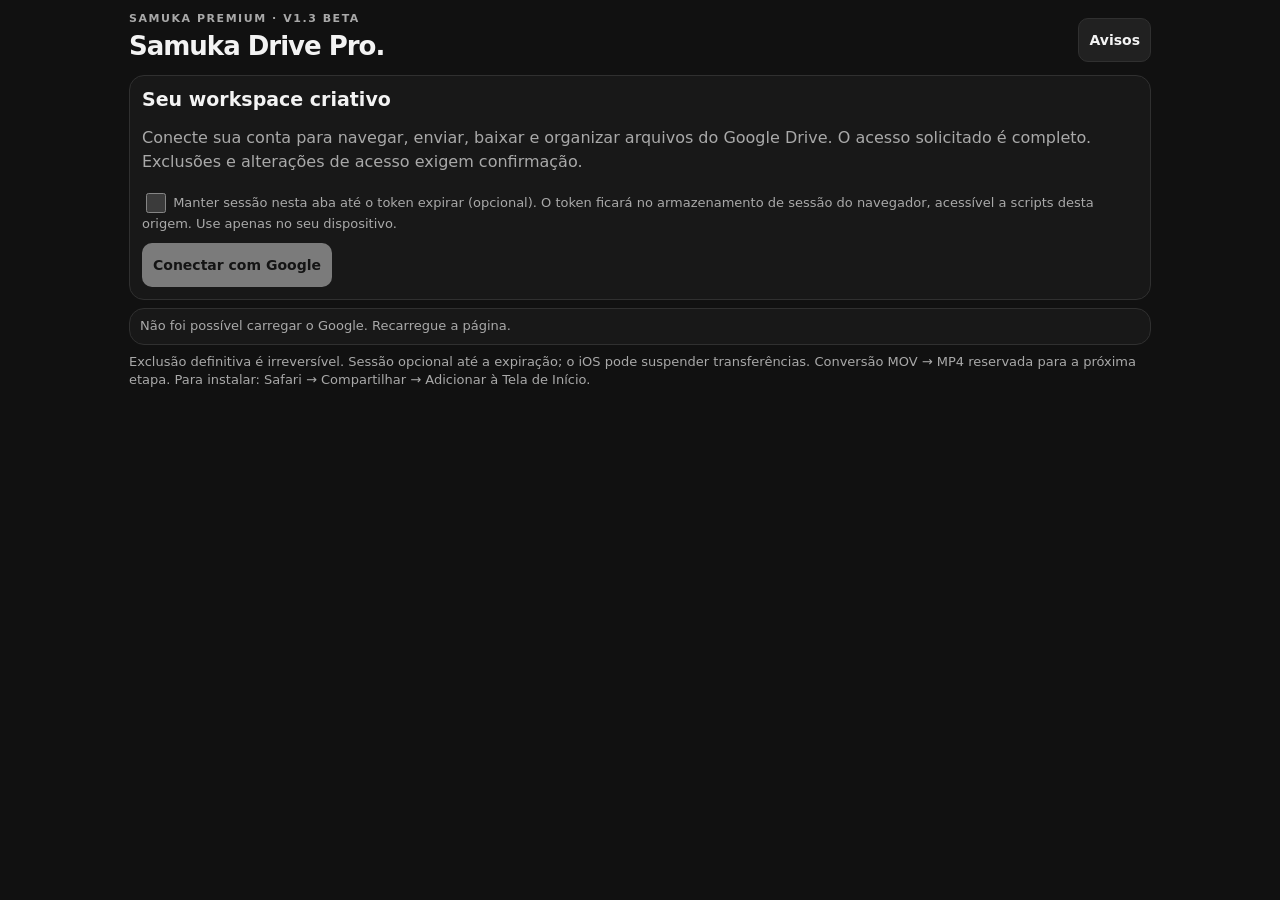
<file: samuka-v13.html>
<!doctype html><html lang="pt-BR"><head><meta charset="utf-8"><meta name="viewport" content="width=device-width,initial-scale=1,viewport-fit=cover"><meta name="referrer" content="strict-origin-when-cross-origin"><title>Samuka Drive Pro</title><meta name="theme-color" content="#111111"><meta name="apple-mobile-web-app-capable" content="yes"><meta name="apple-mobile-web-app-status-bar-style" content="black-translucent"><meta name="apple-mobile-web-app-title" content="Samuka Drive"><link rel="manifest" href="samuka-v13.webmanifest"><link rel="apple-touch-icon" href="samuka-mono-192.png"><style>
:root{color-scheme:dark;font-family:-apple-system,BlinkMacSystemFont,system-ui,sans-serif;background:#111111;color:#f4f1fa;--panel:#1b1a21;--line:#35313e;--muted:#b4afc1;--accent:#c5b2ff}*{box-sizing:border-box}body{margin:0}main{max-width:940px;margin:auto;padding:22px 16px calc(100px + env(safe-area-inset-bottom))}h1{font-size:31px;letter-spacing:-1.7px;margin:6px 0}h2{font-size:19px;margin:0 0 12px}p{line-height:1.5;color:var(--muted)}small,.muted{color:var(--muted);font-size:13px}.eyebrow{font-size:11px;letter-spacing:.19em;color:var(--accent);font-weight:800}button,input,select{font:inherit}button,a.action{display:inline-flex;align-items:center;justify-content:center;min-height:44px;border:1px solid var(--line);border-radius:12px;background:#28262f;color:inherit;padding:10px 13px;font-weight:650;text-decoration:none;cursor:pointer}button.primary{background:var(--accent);color:#1c142e;border-color:transparent}button:disabled{opacity:.45;cursor:default}button.on{border-color:var(--accent);color:var(--accent)}input,select{min-height:44px;border:1px solid var(--line);border-radius:12px;background:#15141a;color:inherit;padding:10px;width:100%;font-size:16px}button,input,select{touch-action:manipulation}header,.row{display:flex;align-items:center;gap:8px;flex-wrap:wrap}header{justify-content:space-between}.grow{flex:1;min-width:0}.panel{padding:16px;background:var(--panel);border:1px solid var(--line);border-radius:20px;margin:14px 0}.bar{height:8px;border-radius:20px;background:#393640;overflow:hidden}.bar>div{height:100%;background:var(--accent);transition:width .2s}.filters{display:flex;gap:7px;overflow:auto;padding:4px 0 10px}.filters button{white-space:nowrap;font-size:13px}.list{display:grid;gap:9px}.list.grid{grid-template-columns:repeat(2,minmax(0,1fr))}.item{border:1px solid var(--line);border-radius:16px;background:var(--panel);padding:12px;min-width:0;display:flex;gap:10px;align-items:center}.grid .item{flex-direction:column;align-items:stretch}.thumb{width:48px;height:48px;object-fit:cover;border-radius:10px;background:#2e293a;display:grid;place-items:center;font-size:23px;flex:none}.grid .thumb{width:100%;height:104px}.name{font-weight:700;overflow-wrap:anywhere;display:block}.textbtn{background:transparent;border:0;padding:0;text-align:left;justify-content:flex-start;min-height:36px}.check{width:22px;height:22px;min-height:22px;accent-color:#bca7ff;flex:none}.grid .check{align-self:flex-start}.actions{display:flex;gap:5px;flex-wrap:wrap}.actions button,.actions a{font-size:12px;padding:8px;min-height:40px}.status{white-space:pre-wrap;overflow-wrap:anywhere;line-height:1.45;color:#dbd2f3}.crumb{overflow-wrap:anywhere}.foot{position:fixed;bottom:0;left:0;right:0;background:#17161dee;backdrop-filter:blur(18px);border-top:1px solid var(--line);padding:8px 12px calc(8px + env(safe-area-inset-bottom));display:flex;justify-content:center;gap:8px;z-index:2}.foot button{font-size:12px;flex:1;max-width:160px}.hidden,[hidden]{display:none!important}dialog{max-width:min(94vw,600px);width:100%;max-height:85dvh;overflow:auto;background:#1b1a21;color:inherit;border:1px solid var(--line);border-radius:20px;padding:20px}dialog::backdrop{background:#0009}pre{white-space:pre-wrap;overflow-wrap:anywhere;font:inherit;font-size:13px}.task{border-top:1px solid var(--line);padding:10px 0}.notice{font-size:13px;color:var(--muted)}@media(min-width:650px){.list.grid{grid-template-columns:repeat(3,minmax(0,1fr))}}

main{padding-top:calc(12px + env(safe-area-inset-top));padding-bottom:calc(88px + env(safe-area-inset-bottom))}h1{font-size:27px;letter-spacing:-1.2px}.panel{margin:8px 0;padding:12px;border-radius:14px}#status{font-size:13px;padding:8px 10px}#account p{margin:5px 0 8px;font-size:13px}#account strong{font-size:13px}.row{gap:6px}button{padding:8px 10px;font-size:14px}.scope{display:flex;gap:5px;margin:12px 0;overflow:auto}.scope button{flex:1;white-space:nowrap;font-size:12px}.item{padding:9px;gap:8px}.thumb{width:42px;height:42px}.actions button,.actions a{min-height:36px}.foot{gap:4px;padding-left:6px;padding-right:6px}.foot button{padding:7px 4px;font-size:11px}.toolbar{margin:8px 0}.crumb{font-size:13px;color:var(--muted)}.name{font-size:15px}.storage-row{margin:5px 0;font-size:12px;color:var(--accent);overflow-wrap:anywhere}.notice{line-height:1.4}.rank-item{padding:10px 0;border-bottom:1px solid var(--line)}#remember{width:20px;height:20px;min-height:20px;vertical-align:middle;accent-color:var(--accent)}#login label{display:block;margin:12px 0;font-size:13px;color:var(--muted)}.compact{font-size:12px}.scope .on{background:#332a49}.grid .thumb{height:120px}
.danger12{color:#ff9aa2!important}.theme-light{color-scheme:light;background:#f5f2fa;color:#211b2e;--panel:#fff;--line:#ddd6e7;--muted:#625c70;--accent:#7652ba}.theme-light button,.theme-light a.action,.theme-light input,.theme-light select,.theme-light dialog{background:#f0ebf7;color:#211b2e}.theme-light .foot{background:#f8f5fbee}.theme-light .status{color:#34274a}.theme-light button.primary{background:#7652ba;color:white}.theme-light .scope .on{background:#e5daf8}.theme-light .storage-row{color:#6943a8}.dense12 .item{padding:5px;gap:5px}.dense12 .actions button{min-height:30px;padding:4px 6px}.dense12 .thumb{width:34px;height:34px}.tools12{display:grid;gap:8px;margin:8px 0}.tools12 button{text-align:left;justify-content:flex-start}.line12{border-bottom:1px solid var(--line);padding:10px 0;overflow-wrap:anywhere}.line12 p{margin:4px 0}.warn12{color:#ff9aa2}.theme-light .warn12,.theme-light .danger12{color:#aa2234!important}
:root{background:#111;color:#f3f3f3;--panel:#181818;--line:#303030;--muted:#a9a9a9;--accent:#f4f4f4}.amoled13{background:#000}main{max-width:1050px;padding-left:14px;padding-right:14px}h1{font-size:26px;letter-spacing:-1px}h2{font-weight:650}.eyebrow{letter-spacing:.14em;color:var(--muted)}button,a.action{background:#212121;border-color:var(--line);font-weight:550;border-radius:10px}button.primary{background:var(--accent);color:#111}.theme-light button.primary{color:white;background:var(--accent)}button.on,.scope .on{background:#303030;color:var(--accent);border-color:#4a4a4a}input,select{background:#141414}.panel{background:var(--panel);border-radius:15px}.status,.storage-row{color:var(--muted)}.bar{background:#303030}.foot{background:#121212ed;border-top:1px solid #2b2b2b;gap:3px}.foot button{background:transparent;border-color:transparent;border-radius:20px}.foot button.on{background:#303030;border-color:#414141}.item{background:var(--panel);border:1px solid var(--line);border-radius:15px}.thumb{background:#282828}.grid .item{padding:10px}.grid .thumb{height:100px}.grid .folderThumb13{width:100%;height:108px}.folderThumb13{width:54px;height:48px;flex:none;display:grid;place-items:center}.folderArt13{width:100%;height:100%;position:relative;max-width:160px;isolation:isolate}.folderBack13{position:absolute;left:9%;top:15%;width:83%;height:75%;background:linear-gradient(150deg,#4a4a4a,#252525);border:1px solid #555;border-radius:9px;z-index:0}.folderBack13:before{content:'';position:absolute;left:0;top:-7%;width:45%;height:17%;border-radius:6px 6px 0 0;background:#434343}.folderFace13{position:absolute;left:6%;top:35%;width:89%;height:60%;background:linear-gradient(160deg,#3f3f3f,#242424);border:1px solid #515151;border-radius:9px;box-shadow:0 3px 6px #0005;z-index:4}.paper13{position:absolute;left:calc(14% + var(--i)*11%);top:calc(6% + var(--i)*4%);width:55%;height:65%;background:#ddd;color:#333;transform:rotate(calc(-7deg + var(--i)*7deg));border-radius:4px;box-shadow:0 1px 4px #0006;z-index:calc(1 + var(--i));font-size:9px;padding:3px;overflow:hidden}.paper13 img{width:100%;height:100%;object-fit:cover}.folderCount13,.mediaMeta13{display:block;font-size:11px;color:var(--muted)}.tag13{font-size:12px;color:var(--accent);margin:4px 0}.status13{width:100%;min-height:34px;font-size:12px;margin:5px 0}.actionsMore13{margin-top:5px;color:var(--muted);font-size:12px}.actionsMore13 summary{cursor:pointer;padding:8px 2px;min-height:32px}.actionsMore13 .actions{padding-top:4px}.storageBar13{height:14px;display:flex;border-radius:9px;background:#333;overflow:hidden}.storageBar13>div{height:100%;flex-shrink:0}.check,#remember{accent-color:var(--accent)}dialog{background:var(--panel);border-radius:18px}.theme-light{background:#f5f5f5;color:#161616;--panel:#fff;--line:#ddd;--muted:#555}.theme-light button,.theme-light a.action,.theme-light input,.theme-light select,.theme-light dialog{background:#eee;color:#161616}.theme-light .scope .on,.theme-light .foot button.on{background:#ddd;color:#161616}.theme-light .foot{background:#fafafaee}.theme-light .status,.theme-light .storage-row{color:var(--muted)}.theme-light .thumb{background:#ddd}.theme-light .folderBack13{background:#aaa;border-color:#888}.theme-light .folderBack13:before{background:#aaa}.theme-light .folderFace13{background:linear-gradient(160deg,#c4c4c4,#aaa);border-color:#aaa}.toolbar13{display:flex;flex-wrap:wrap;gap:6px;margin:8px 0}.toolbar13>*{flex:1;min-width:110px}.toolbar13 button{font-size:12px}.scope button{border-radius:22px}.filters button{border-radius:22px}.foot button{min-height:44px}.theme-light .danger12{color:#aa2234!important}@media(max-width:400px){.grid .item .name{font-size:13px}.grid .folderThumb13{height:85px}}
.advanced13{margin:4px 0 10px;padding:6px 10px;background:var(--panel);border:1px solid var(--line);border-radius:12px}.advanced13 summary{font-size:13px;min-height:30px;display:flex;align-items:center;cursor:pointer}.advanced13 summary:after{content:"+";margin-left:auto}.advanced13[open] summary:after{content:"−"}.toolbar13 select,.toolbar13 input{font-size:13px}.toolbar13>*{min-width:145px}.theme-light .bar{background:#ddd}</style></head><body><main><header><div><div class="eyebrow">SAMUKA PREMIUM · V1.3 BETA</div><h1>Samuka Drive Pro.</h1></div><div class="row"><button id="bell13" aria-label="Notificações">Avisos</button><button id="sessionSettings" hidden>⚙ Sessão</button><button id="logout" hidden>Sair</button></div></header><section id="login" class="panel"><h2>Seu workspace criativo</h2><p>Conecte sua conta para navegar, enviar, baixar e organizar arquivos do Google Drive. O acesso solicitado é completo. Exclusões e alterações de acesso exigem confirmação.</p><label><input id="remember" type="checkbox"> Manter sessão nesta aba até o token expirar (opcional). O token ficará no armazenamento de sessão do navegador, acessível a scripts desta origem. Use apenas no seu dispositivo.</label><button id="connect" class="primary" disabled>Conectar com Google</button></section><div id="status" class="panel status" role="status" aria-live="polite">Carregando autorização…</div><section id="app" hidden><div id="account" class="panel"></div><section id="filesView"><div class="scope" id="scope"><button data-scope="root">Meu Drive</button><button data-scope="shared">Compartilhados</button><button data-scope="drives">Drives de equipe</button></div><div class="row"><button id="back">‹ Voltar</button><button id="root">Início</button><div class="grow crumb" id="crumb"></div><button id="favFolder">☆</button></div><div class="row" style="margin-top:12px"><button id="upload" class="primary">↑ Enviar arquivos</button><button id="mkdir">+ Pasta</button><button id="refresh" aria-label="Atualizar">↻</button><button id="rank" hidden>Peso / ranking</button><button id="moreTools">Ferramentas</button><button id="studio13">Studio</button><input id="picker" type="file" multiple hidden></div><div class="row" style="margin-top:12px"><input id="search" class="grow" placeholder="Buscar nesta pasta" type="search"><button id="layout">Galeria</button><button id="universal13" aria-label="Busca universal">Geral</button></div><div class="filters" id="filters"></div><details class="advanced13"><summary>Filtros e produção</summary><div class="toolbar13"><select id="orientation13" aria-label="Orientação"><option value="">Orientação: todas</option><option>Vertical</option><option>Horizontal</option><option>Quadrado</option></select><input id="tagFilter13" placeholder="Filtrar etiqueta" aria-label="Filtrar etiqueta"><button id="production13">Produção: desativada</button><button id="captureGroup13">Por data de captura</button></div><div class="row"><select id="sort12" class="grow" aria-label="Ordenação"><option value="natural">Nome / sequência numérica</option><option value="capture">Data de captura (quando disponível)</option><option value="created">Criação no Drive</option><option value="modified">Modificação recente</option><option value="size">Maior tamanho</option></select><button id="editSeq">Sequência de edição</button></div></details><div class="row" style="margin-bottom:10px"><button id="selectAll">Selecionar visíveis</button><div class="row" id="selection13" hidden><button id="rename" disabled>Renomear em massa</button><button id="batch13" disabled>Baixar em lote</button><button id="trashSelected" disabled>Lixeira / ocultar</button></div><span id="count" class="muted"></span></div><div id="list" class="list"></div></section><section id="transfersView" hidden class="panel"><h2>Transferências</h2><p class="notice">Uploads em blocos de 4 MiB. Ao voltar ao aplicativo, falhas transitórias elegíveis são retomadas quando a sessão ainda existe. Use Retomar para consultar o progresso no Google sem repetir blocos já recebidos. Se o iOS encerrar a página, será necessário selecionar os arquivos novamente. O iOS pode interromper o processo em segundo plano. Downloads nativos são acompanhados pelo Safari, não por este painel.</p><div id="tasks"></div></section><section id="favoritesView" hidden class="panel"><h2>Pastas favoritas</h2><div id="favorites"></div></section><section id="historyView" hidden class="panel"><h2>Histórico neste dispositivo</h2><div id="history"></div></section><div class="foot" id="nav"><button data-view="files" class="on">Arquivos</button><button data-view="transfers">Envios</button><button data-view="favorites">Favoritos</button><button data-view="history">Histórico</button></div></section><footer class="notice">Exclusão definitiva é irreversível. Sessão opcional até a expiração; o iOS pode suspender transferências. Conversão MOV → MP4 reservada para a próxima etapa. Para instalar: Safari → Compartilhar → Adicionar à Tela de Início.</footer></main><dialog id="modal"><div class="row"><h2 id="modalTitle" class="grow"></h2><button id="close">Fechar</button></div><div id="modalBody"></div></dialog>
<script>
'use strict';
const CLIENT='284735647572-fjbiid4k7abis5nlieg9nv8jq0jus6rf.apps.googleusercontent.com',SCOPE='https://www.googleapis.com/auth/drive',API='https://www.googleapis.com/drive/v3/',FOLDER='application/vnd.google-apps.folder',FIELDS='id,name,mimeType,size,createdTime,modifiedTime,parents,sha256Checksum,md5Checksum,trashed,explicitlyTrashed,thumbnailLink,webViewLink,webContentLink,resourceKey,ownedByMe,owners(displayName),quotaBytesUsed,driveId,shortcutDetails(targetId,targetMimeType,targetResourceKey),capabilities(canDownload,canRename,canAddChildren,canTrash,canUntrash,canDelete,canCopy,canMoveItemWithinDrive,canMoveItemOutOfDrive,canShare),imageMediaMetadata,videoMediaMetadata';
const $=id=>document.getElementById(id);let token=null,expiry=0,client=null,accountKey='',path=[{id:'root',name:'Meu Drive'}],files=[],selected=new Set(),filter='Todos',grid=false,loadVersion=0,history=[],favorites=[],tasks=[],running=false,loading=false;const parent=()=>path.at(-1).id;
const roots={root:'Meu Drive',shared:'Compartilhados comigo',drives:'Drives de equipe'},SESSION='samuka-v11-session',weights=new Map();let activeView='files',restoreFailed=false,accountEmail='',meQuota={},scanning=false;const synthetic=()=>['shared','drives'].includes(parent());
function rootPath(id='root'){return [{id,name:roots[id]}]}
function getStore(k,def){try{return JSON.parse(localStorage.getItem(k)||'null')??def}catch{return def}}
function setStore(k,v){try{localStorage.setItem(k,JSON.stringify(v))}catch{}}
function saveState(){if(accountKey)setStore('samuka-state-'+accountKey,{path,filter,grid,search:$('search').value,view:activeView,history,sort:$('sort12').value});}
function clearSession(){try{sessionStorage.removeItem(SESSION)}catch{}}
function rememberSession(){clearSession();if($('remember').checked&&token&&expiry>Date.now())try{sessionStorage.setItem(SESSION,JSON.stringify({token,expiry}))}catch{}}
function readSession(){try{const s=JSON.parse(sessionStorage.getItem(SESSION)||'null');if(s&&typeof s.token==='string'&&s.expiry>Date.now())return s}catch{}clearSession();return null}
function expire(){token=null;expiry=0;clearSession();$('login').hidden=false;$('connect').disabled=false;$('connect').textContent='Reconectar com Google';}
function folderNode(f){return {id:f.id,name:f.name,driveId:f.driveId||'',resourceKey:f.resourceKey||'',canAddChildren:f.capabilities?.canAddChildren!==false}}
function resourceHeaders(id,key){return key?{'X-Goog-Drive-Resource-Keys':id+'/'+key}:{}}
function personalQuota(f){if(f.driveId||f.ownedByMe===false)return 0;if(f.ownedByMe===true&&f.quotaBytesUsed!=null)return Number(f.quotaBytesUsed);return null}
function owner(f){return f.driveId?'Drive de equipe':f.ownedByMe===true?'Você':f.owners?.map(x=>x.displayName).filter(Boolean).join(', ')||'Não informado'}
function cacheWeight(f){const w=weights.get(f.id);return w&&Date.now()-w.at<300000?w:null}
function invalidateWeights(){weights.clear()}

function el(tag,text,cls){const e=document.createElement(tag);if(text!=null)e.textContent=text;if(cls)e.className=cls;return e}function btn(text,fn,cls){const e=el('button',text,cls);e.addEventListener('click',fn);return e}function say(t){$('status').textContent=t}function bytes(n){if(n==null)return '—';n=Number(n);return n>=1e9?(n/1e9).toFixed(1)+' GB':n>=1e6?(n/1e6).toFixed(1)+' MB':n>=1e3?(n/1e3).toFixed(1)+' KB':n+' B'}function dt(s){return s?new Date(s).toLocaleDateString('pt-BR'):'—'}function qstr(s){return s.replace(/\\/g,'\\\\').replace(/'/g,"\\'")}function url(path,params={}){return API+path+'?'+new URLSearchParams(params)}function auth(){if(!token||Date.now()>=expiry){expire();throw Error('Sessão expirada. Reconecte com Google para continuar.')}return {Authorization:'Bearer '+token}}
async function req(u,opts={}){const r=await fetch(u,{...opts,headers:{...auth(),...(opts.headers||{})},cache:'no-store'});if(!r.ok){if(r.status===401){expire()}let msg='HTTP '+r.status;try{msg=(await r.json()).error.message||msg}catch{}throw Error(msg)}return r}async function json(u,opts){return (await req(u,opts)).json()}function err(e){say('Não concluído: '+e.message)}function log(t){history.unshift(new Date().toLocaleString('pt-BR')+' · '+t);history=history.slice(0,100);renderHistory();saveState()}function safeLink(s){try{const u=new URL(s);return u.protocol==='https:'&&(/(^|\.)google\.com$|(^|\.)googleusercontent\.com$/.test(u.hostname))?u.href:null}catch{return null}}
async function enterAccount(){restoreFailed=false;const a=await json(url('about',{fields:'user(displayName,permissionId,emailAddress),storageQuota(limit,usage,usageInDrive,usageInDriveTrash)'}));const next=a.user.permissionId||'';const changed=accountKey!==next;if(changed){tasks=[];history=[];files=[];selected.clear();invalidateWeights();accountKey=next;const s=getStore('samuka-state-'+accountKey,{});path=Array.isArray(s.path)&&s.path.length&&Object.hasOwn(roots,s.path[0].id)?s.path:rootPath();filter=typeof s.filter==='string'&&kinds.includes(s.filter)?s.filter:'Todos';grid=!!s.grid;$('sort12').value=['natural','capture','created','modified','size'].includes(s.sort)?s.sort:'natural';$('search').value=typeof s.search==='string'?s.search:'';history=Array.isArray(s.history)?s.history.slice(0,100):[];activeView=['files','transfers','favorites','history'].includes(s.view)?s.view:'files'}loadPrefs12();accountEmail=a.user.emailAddress||'';favorites=getStore('samuka-favs-'+accountKey,[]);if(!Array.isArray(favorites))favorites=[];const q=a.storageQuota||{},box=$('account');meQuota=q;box.replaceChildren(el('strong',a.user.displayName||'Conta conectada'),el('p',bytes(q.usage)+' usados de '+bytes(q.limit)+(q.usageInDrive!=null?' · Drive: '+bytes(q.usageInDrive):'')));if(Number(q.limit)>0){const b=el('div',null,'bar'),fill=el('div');fill.style.width=Math.min(100,Number(q.usage)/Number(q.limit)*100)+'%';b.append(fill);box.append(b)}$('login').hidden=true;$('app').hidden=false;$('logout').hidden=false;$('sessionSettings').hidden=false;$('layout').textContent=grid?'Lista':'Galeria';renderFavorites();renderTasks();showView(activeView);await load();if(restoreFailed){restoreFailed=false;path=rootPath();await load();say('A última pasta não está mais acessível. Voltamos ao Meu Drive.')}rememberSession()}
function ready(){try{client=google.accounts.oauth2.initTokenClient({client_id:CLIENT,scope:SCOPE,include_granted_scopes:false,callback:async r=>{$('connect').disabled=false;if(r.error||!r.access_token||!google.accounts.oauth2.hasGrantedAllScopes(r,SCOPE)){say('Acesso completo não concedido. '+(r.error||''));return}token=r.access_token;expiry=Date.now()+Number(r.expires_in||3600)*1000-15000;try{await enterAccount()}catch(e){err(e)}},error_callback:e=>{$('connect').disabled=false;say('Autorização: '+(e.type||'erro'))}});$('connect').disabled=false;const s=readSession();if(s){token=s.token;expiry=s.expiry;$('remember').checked=true;enterAccount().catch(e=>{expire();err(e)})}else{say('Pronto para conectar.');$('connect').textContent='Conectar com Google'}}catch(e){err(e)}}
function connect(){if(!client)return;if(running){say('Pause ou aguarde a transferência antes de reconectar.');return;}$('connect').disabled=true;try{client.requestAccessToken({prompt:'',...(accountEmail?{login_hint:accountEmail}:{})})}catch(e){$('connect').disabled=false;err(e)}}$('connect').onclick=connect;$('remember').onchange=rememberSession;$('sessionSettings').onclick=()=>{const b=modal('Sessão e privacidade'),c=el('input',null,'check');c.type='checkbox';c.checked=$('remember').checked;c.onchange=()=>{$('remember').checked=c.checked;rememberSession()};const row=el('label',null,'row');row.append(c,el('span','Manter token nesta aba até expirar'));b.append(row,el('p','Ative apenas em dispositivo pessoal. A sessão pode sobreviver a recarregamentos, mas não é permanente. Qualquer script da mesma origem pode acessar esse token. Pastas, favoritos e histórico ficam no armazenamento local, separados por conta.','notice'),btn('Limpar histórico e preferências locais',()=>{if(!confirm('Limpar histórico, favoritos e preferências deste dispositivo? Seus arquivos não serão alterados.'))return;history=[];favorites=[];try{localStorage.removeItem('samuka-state-'+accountKey);localStorage.removeItem('samuka-favs-'+accountKey)}catch{}renderHistory();renderFavorites();renderFavButton();say('Dados locais removidos.')}))};$('logout').onclick=()=>{if(running||scanning){say('Aguarde ou pause a operação antes de sair.');return}saveState();clearSession();token=null;expiry=0;loadVersion++;loading=false;files=[];selected.clear();tasks=[];favorites=[];history=[];invalidateWeights();accountKey='';accountEmail='';path=rootPath();filter='Todos';grid=false;activeView='files';$('search').value='';$('app').hidden=true;$('logout').hidden=true;$('sessionSettings').hidden=true;$('login').hidden=false;$('connect').textContent='Conectar com Google';say('Sessão encerrada. Para revogar a autorização, use a página de segurança da conta Google.')};
async function listChildren(id,{shared=false,driveId='',resourceKey='',fields=FIELDS,maxPages=Infinity}={}){let page='',all=[],incomplete=false,pages=0;do{const p={q:'trashed = false and '+(shared?'sharedWithMe':"'"+qstr(id)+"' in parents"),fields:'nextPageToken,incompleteSearch,files('+fields+')',pageSize:'100',orderBy:'folder,name_natural',supportsAllDrives:'true',includeItemsFromAllDrives:'true',corpora:driveId?'drive':'user'};if(driveId)p.driveId=driveId;if(page)p.pageToken=page;const r=await json(url('files',p),{headers:resourceHeaders(id,resourceKey)});all.push(...(r.files||[]));page=r.nextPageToken||'';incomplete||=!!r.incompleteSearch;pages++}while(page&&pages<maxPages);return {items:all,incomplete:incomplete||!!page,pages}}
async function listDrives(){let page='',all=[];do{const p={pageSize:'100',fields:'nextPageToken,drives(id,name)'};if(page)p.pageToken=page;const r=await json(url('drives',p));all.push(...(r.drives||[]).map(d=>({...d,driveId:d.id,mimeType:FOLDER,teamRoot:true})));page=r.nextPageToken||''}while(page);return all}
function scopeUI(){for(const b of $('scope').querySelectorAll('button'))b.classList.toggle('on',b.dataset.scope===path[0].id);const disabled=synthetic()||path.at(-1).canAddChildren===false;$('upload').disabled=disabled;$('mkdir').disabled=disabled;$('favFolder').disabled=synthetic();$('rank').disabled=loading||scanning;}
async function load(){const version=++loadVersion,id=parent(),node=path.at(-1);loading=true;files=[];selected.clear();render();$('crumb').textContent=path.map(x=>x.name).join(' / ');$('back').disabled=path.length<2;scopeUI();say('Carregando arquivos…');try{let result=id==='drives'?{items:await listDrives()}:await listChildren(id,{shared:id==='shared',driveId:node.driveId,resourceKey:node.resourceKey});if(version!==loadVersion)return;files=result.items;say('Conectado · '+files.length+' itens'+(result.incomplete?' · listagem parcial':'')+'.');saveState()}catch(e){if(version===loadVersion){err(e);if(!token)return;if(path.length>1&&files.length===0&&/not found|404|403|permission/i.test(e.message))restoreFailed=true}}finally{if(version===loadVersion){loading=false;render();renderFavButton();scopeUI()}}}
function openFolder(f){path.push(folderNode(f));$('search').value='';filter='Todos';log('Abriu '+f.name);load()}
async function openShortcut(f){try{const d=f.shortcutDetails;if(!d?.targetId)throw Error('Destino indisponível.');const target=await json(url('files/'+encodeURIComponent(d.targetId),{fields:FIELDS,supportsAllDrives:'true'}),{headers:resourceHeaders(d.targetId,d.targetResourceKey)});if(d.targetResourceKey&&!target.resourceKey)target.resourceKey=d.targetResourceKey;if(target.mimeType===FOLDER)openFolder(target);else details(target)}catch(e){err(e)}}
function switchScope(id){path=rootPath(id);$('search').value='';filter='Todos';showView('files');load()}
$('scope').onclick=e=>{const b=e.target.closest('button');if(b?.dataset.scope)switchScope(b.dataset.scope)};$('back').onclick=()=>{if(path.length>1){path.pop();$('search').value='';load()}};$('root').onclick=()=>switchScope('root');$('refresh').onclick=()=>{invalidateWeights();load()};
function type(f){if(f.mimeType===FOLDER||f.shortcutDetails?.targetMimeType===FOLDER)return 'Pastas';if(f.mimeType.startsWith('video/')||/\.(mov|mp4|mkv|webm)$/i.test(f.name))return 'Vídeos';if(f.mimeType.startsWith('image/'))return 'Fotos';if(f.mimeType.startsWith('audio/'))return 'Áudios';if(f.mimeType==='application/pdf')return 'PDFs';return 'Outros'}const kinds=['Todos','Pastas','Vídeos','Fotos','PDFs','Áudios','Outros'];function visible(){const s=$('search').value.toLocaleLowerCase('pt-BR');return sortFiles12(files.filter(f=>!hidden12().includes(f.id)&&(filter==='Todos'||type(f)===filter)&&f.name.toLocaleLowerCase('pt-BR').includes(s)))}function render(){const list=$('list');list.className='list'+(grid?' grid':'');list.replaceChildren();$('filters').replaceChildren(...kinds.map(k=>btn(k,()=>{filter=k;render();saveState()},k===filter?'on':'')));const arr=visible();$('count').textContent=arr.length+' visíveis · '+selected.size+' selecionados';$('rename').disabled=!selected.size||loading;$('trashSelected').disabled=!selected.size||loading;$('selectAll').disabled=!arr.length;if(!arr.length)list.append(el('p',loading?'Carregando…':'Nenhum item encontrado.','muted'));for(const f of arr){const item=el('article',null,'item'),check=el('input',null,'check');check.type='checkbox';check.checked=selected.has(f.id);check.setAttribute('aria-label','Selecionar '+f.name);check.onchange=()=>{if(check.checked)selected.add(f.id);else selected.delete(f.id);$('count').textContent=arr.length+' visíveis · '+selected.size+' selecionados';$('rename').disabled=!selected.size;$('trashSelected').disabled=!selected.size};item.append(check);let thumb=el('div',({Pastas:'📁',Vídeos:'▶',Fotos:'▧',Áudios:'♫',PDFs:'PDF',Outros:'▤'})[type(f)],'thumb');const t=safeLink(f.thumbnailLink);if(grid&&t){const img=el('img',null,'thumb');img.src=t;img.alt='';img.loading='lazy';img.referrerPolicy='no-referrer';img.onerror=()=>img.replaceWith(thumb);item.append(img)}else item.append(thumb);const content=el('div',null,'grow'),name=btn(f.name,()=>f.mimeType===FOLDER?openFolder(f):f.shortcutDetails?openShortcut(f):details(f),'textbtn name');content.append(name,el('div',(f.mimeType===FOLDER?'Pasta':f.shortcutDetails?'Atalho':bytes(f.size))+' · '+owner(f),'muted'));const actions=el('div',null,'actions');if(f.mimeType===FOLDER){const w=cacheWeight(f);content.append(el('div',w?weightLabel(w):'Peso não calculado','storage-row'));actions.append(btn(w?'Recalcular':'Calcular peso',()=>measureOne(f)));actions.append(btn('☆ Favorito',()=>addFavorite(f)))}else{const q=personalQuota(f);content.append(el('div','Sua cota: '+(q==null?'não informada':bytes(q)),'storage-row'))}if(f.mimeType!==FOLDER){const link=safeLink(f.webViewLink);if(link){const a=el('a','Abrir','action');a.href=link;a.target='_blank';a.rel='noopener noreferrer';a.onclick=()=>log('Abriu '+f.name);actions.append(a)}if(f.capabilities?.canDownload!==false)actions.append(btn('Baixar',()=>download(f)))}actions.append(btn('Info',()=>details(f)));if(!f.teamRoot){if(canTrash12(f))actions.append(btn('Lixeira',()=>trashBatch12([f]),'danger12'));else if(!f.ownedByMe)actions.append(btn('Ocultar',()=>trashBatch12([f])));if(f.mimeType!==FOLDER&&(f.capabilities?.canCopy||f.capabilities?.canMoveItemWithinDrive||f.capabilities?.canMoveItemOutOfDrive))actions.append(btn('Mover / copiar',()=>destination12(f)));actions.append(btn('Acessos',()=>permissions12(f)));}content.append(actions);item.append(content);list.append(item)}}$('search').oninput=()=>{render();saveState()};$('layout').onclick=()=>{grid=!grid;$('layout').textContent=grid?'Lista':'Galeria';render();saveState()};$('selectAll').onclick=()=>{const a=visible();if(a.every(f=>selected.has(f.id)))a.forEach(f=>selected.delete(f.id));else a.forEach(f=>selected.add(f.id));render()};
function modal(title){$('modalTitle').textContent=title;const b=$('modalBody');b.replaceChildren();$('modal').showModal();return b}$('close').onclick=()=>$('modal').close();$('modal').addEventListener('cancel',e=>{if($('close').disabled)e.preventDefault()});function details(f){const b=modal('Informações');b.append(el('h2',f.name),el('pre',['Formato: '+f.mimeType,'Tamanho: '+bytes(f.size),'Modificado: '+dt(f.modifiedTime),'Proprietário: '+owner(f),'Consumo pessoal: '+(f.mimeType===FOLDER?'Calcule o peso':personalQuota(f)==null?'Não informado':bytes(personalQuota(f))),'Pode baixar: '+(f.capabilities?.canDownload?'Sim':'Não informado'),'Pode renomear: '+(f.capabilities?.canRename?'Sim':'Não informado')].join('\n')));for(const [label,m] of [['Dados de imagem / EXIF disponíveis',f.imageMediaMetadata],['Dados de vídeo',f.videoMediaMetadata]]){if(m){b.append(el('strong',label),el('pre',JSON.stringify(m,null,2)))}}if(f.shortcutDetails)b.append(btn('Abrir destino',()=>{$('modal').close();openShortcut(f)}));if(f.mimeType===FOLDER)b.append(btn('Abrir pasta',()=>{$('modal').close();openFolder(f)}));if(f.capabilities?.canRename&&files.some(x=>x.id===f.id))b.append(btn('Renomear',()=>{selected=new Set([f.id]);$('modal').close();renameDialog()}))}
function download(f){const link=safeLink(f.webContentLink);if(link){const a=el('a');a.href=link;a.target='_blank';a.rel='noopener noreferrer';document.body.append(a);a.click();a.remove();log('Solicitou download '+f.name);say('Download solicitado ao navegador. Confira o gerenciador do Safari.');return}const view=safeLink(f.webViewLink);if(view){window.open(view,'_blank','noopener,noreferrer');log('Abriu para download '+f.name);say('Use a opção de download/exportação do Google para este arquivo.');return}say('O Google não forneceu um link de download para este arquivo.')}
function renameDialog(){const items=sortFiles12(files.filter(f=>selected.has(f.id)&&f.capabilities?.canRename));if(!items.length){say('Nenhum item selecionado permite renomeação.');return}const b=modal('Renomear '+items.length+' itens'),mode=el('select');for(const [v,t] of [['prefix','Adicionar prefixo'],['suffix','Adicionar sufixo'],['replace','Substituir texto'],['number','Numerar'],['single','Nome completo (um item)']]){if(v==='single'&&items.length!==1)continue;const o=el('option',t);o.value=v;mode.append(o)}const a=el('input'),c=el('input'),preview=el('pre'),go=btn('Aplicar nomes',async()=>{const changes=plan();if(!changes.length||changes.some(x=>!x.name.trim()))return;if(!confirm('Confirma renomear '+changes.length+' itens? Nenhum arquivo será excluído.'))return;go.disabled=true;$('close').disabled=true;let ok=0;const errors=[];for(const x of changes){try{await json(url('files/'+encodeURIComponent(x.f.id),{supportsAllDrives:'true',fields:'id,name'}),{method:'PATCH',headers:{'Content-Type':'application/json',...resourceHeaders(x.f.id,x.f.resourceKey)},body:JSON.stringify({name:x.name})});ok++;log('Renomeou '+x.f.name+' → '+x.name)}catch(e){errors.push(x.f.name+': '+e.message)}}$('close').disabled=false;$('modal').close();await load();say(ok+' renomeados.'+(errors.length?'\nFalhas: '+errors.join('\n'):''))},'primary');function plan(){if(mode.value==='replace'&&!a.value)return [];if(mode.value==='single'&&!a.value.trim())return [];return items.map((f,i)=>{const dot=f.mimeType===FOLDER?-1:f.name.lastIndexOf('.'),base=dot>0?f.name.slice(0,dot):f.name,ext=dot>0?f.name.slice(dot):'';let n=({prefix:()=>a.value+base+ext,suffix:()=>base+a.value+ext,replace:()=>f.name.split(a.value).join(c.value),number:()=>a.value+String(i+1).padStart(3,'0')+'_'+base+ext,single:()=>a.value})[mode.value]();return {f,name:n}}).filter(x=>x.name!==x.f.name)}function update(){a.placeholder=mode.value==='replace'?'Texto a substituir':mode.value==='single'?'Novo nome completo':'Texto (opcional na numeração)';c.placeholder='Novo texto';c.hidden=mode.value!=='replace';const p=plan();preview.textContent=p.slice(0,30).map(x=>x.f.name+' → '+x.name).join('\n')||'Nenhuma alteração';go.disabled=!p.length||p.some(x=>!x.name.trim())}mode.onchange=a.oninput=c.oninput=update;b.append(mode,a,c,preview,go);update()}$('rename').onclick=renameDialog;
$('mkdir').onclick=async()=>{if(synthetic())return;const n=prompt('Nome da nova pasta');if(!n?.trim())return;try{await json(url('files',{supportsAllDrives:'true',fields:'id,name'}),{method:'POST',headers:{'Content-Type':'application/json',...resourceHeaders(parent(),path.at(-1).resourceKey)},body:JSON.stringify({name:n.trim(),mimeType:FOLDER,parents:[parent()]})});invalidateWeights();log('Criou pasta '+n);await load()}catch(e){err(e)}};
function addFavorite(f){if(!favorites.some(x=>x.id===f.id)){favorites.push({...folderNode(f),scope:path[0].id});setStore('samuka-favs-'+accountKey,favorites);renderFavorites();say('Pasta adicionada aos favoritos.')}else say('Pasta já está nos favoritos.')}
function renderFavButton(){$('favFolder').textContent=favorites.some(x=>x.id===parent())?'★':'☆'}$('favFolder').onclick=()=>{const p=path.at(-1);if(favorites.some(x=>x.id===p.id))favorites=favorites.filter(x=>x.id!==p.id);else favorites.push({...p,scope:path[0].id});try{localStorage.setItem('samuka-favs-'+accountKey,JSON.stringify(favorites))}catch{}renderFavButton();renderFavorites()};function renderFavorites(){const b=$('favorites');b.replaceChildren();if(!favorites.length)b.append(el('p','Marque uma pasta com a estrela.','muted'));for(const f of favorites)b.append(btn(f.name,()=>{path=f.id==='root'?rootPath():[...rootPath(Object.hasOwn(roots,f.scope)?f.scope:'root'),f];showView('files');load()}));b.append(el('p','Favoritos ficam no armazenamento local deste navegador.','notice'))}function renderHistory(){const b=$('history');b.replaceChildren(...history.map(x=>el('p',x)));if(!history.length)b.append(el('p','Nenhuma atividade nesta sessão.','muted'))}function showView(v){for(const x of ['files','transfers','favorites','history'])$(x+'View').hidden=x!==v;for(const b of $('nav').querySelectorAll('button'))b.classList.toggle('on',b.dataset.view===v);activeView=v;if(v==='history')renderHistory();saveState()}$('nav').onclick=e=>{if(e.target.dataset.view)showView(e.target.dataset.view)};
$('upload').onclick=()=>{if(!synthetic())$('picker').click()};$('picker').onchange=()=>{const p=parent();if(synthetic())return;for(const f of $('picker').files)tasks.push({f,parent:p,resourceKey:path.at(-1).resourceKey,driveId:path.at(-1).driveId,session:null,offset:0,state:'Na fila',pause:false,autoRetry:false,rate:0});$('picker').value='';showView('transfers');renderTasks();pump()};
function renderTasks(){const b=$('tasks');b.replaceChildren();if(!tasks.length)b.append(el('p','Nenhum envio nesta sessão.','muted'));for(const t of tasks){const d=el('div',null,'task'),p=el('div',null,'bar'),fill=el('div');fill.style.width=(t.f.size?Math.min(100,t.offset/t.f.size*100):t.state==='Concluído'?100:0)+'%';p.append(fill);d.append(el('strong',t.f.name),el('p',t.state+' · '+bytes(t.offset)+' / '+bytes(t.f.size)+(t.state==='Enviando'&&t.rate>0?' · '+bytes(t.rate)+'/s':''),'muted'),p);if(!['Concluído','Duplicado ignorado'].includes(t.state)){if(t.state==='Enviando'||t.state==='Na fila'||t.state==='Verificando duplicados')d.append(btn('Pausar',()=>{t.pause=true;t.autoRetry=false;if(t.state==='Na fila')t.state='Pausado';renderTasks()}));else d.append(btn('Retomar',()=>{t.pause=false;t.autoRetry=false;t.state='Na fila';pump();renderTasks()}))}b.append(d)}}
function sessionUrl(s){const u=new URL(s);if(u.protocol!=='https:'||!['www.googleapis.com','upload.googleapis.com','content.googleapis.com','www.googleapis.com'].includes(u.hostname))throw Error('Endereço de upload não reconhecido.');return u.href}function offset(r){const v=r.headers.get('Range');if(!v)return 0;const m=/^bytes=0-(\d+)$/.exec(v);if(!m)throw Error('Range inválido na resposta');return Number(m[1])+1}async function start(t){const r=await req('https://www.googleapis.com/upload/drive/v3/files?uploadType=resumable&supportsAllDrives=true&fields=id,name',{method:'POST',headers:{'Content-Type':'application/json','X-Upload-Content-Type':t.f.type||'application/octet-stream','X-Upload-Content-Length':String(t.f.size),...resourceHeaders(t.parent,t.resourceKey)},body:JSON.stringify({name:t.f.name,mimeType:t.f.type||'application/octet-stream',parents:[t.parent]})});const loc=r.headers.get('Location');if(!loc)throw Error('O navegador não disponibilizou a URL da sessão de upload.');t.session=sessionUrl(loc)}async function put(t,range,body){return fetch(t.session,{method:'PUT',headers:{...auth(),'Content-Range':range,'Content-Type':t.f.type||'application/octet-stream'},body,cache:'no-store'})}async function run(t){t.state='Enviando';renderTasks();if(t.f.size===0){throw Error('Arquivos vazios não são suportados nesta versão.')}if(!t.session){await start(t)}else{const r=await put(t,'bytes */'+t.f.size,new Blob([]));if(r.ok){t.offset=t.f.size;return true}if(r.status===401){expire()}if(r.status===404){t.session=null;t.offset=0;throw Error('Sessão expirada; retome para iniciar novo envio.')}if(r.status!==308)throw Error('Consulta de retomada: HTTP '+r.status);t.offset=offset(r)}const chunk=4*1024*1024;while(t.offset<t.f.size){if(t.pause)return false;const begin=t.offset,end=Math.min(begin+chunk,t.f.size),started=performance.now(),r=await put(t,'bytes '+begin+'-'+(end-1)+'/'+t.f.size,t.f.slice(begin,end));if(r.ok){t.offset=t.f.size;return true}if(r.status===308){const next=offset(r);if(next<=begin||next>end)throw Error('Não foi possível confirmar o bloco recebido. Retome para consultar o servidor.');t.offset=next;t.rate=(next-begin)/Math.max(.1,(performance.now()-started)/1000);renderTasks();continue}if(r.status===401){expire()}if(r.status===404){t.session=null;t.offset=0}throw Error('Upload: HTTP '+r.status)}throw Error('Servidor não confirmou a conclusão; retome para verificar.')}async function pump(){if(running)return;running=true;try{for(;;){const t=tasks.find(x=>x.state==='Na fila'&&!x.pause);if(!t)break;try{if(!t.session&&!t.checkedDuplicate){t.state='Verificando duplicados';renderTasks();const dup=await duplicate12(t);if(dup){t.state='Duplicado ignorado';t.offset=t.f.size;log('Ignorou duplicado '+t.f.name+' (já existe '+dup.name+')');renderTasks();continue}t.checkedDuplicate=true;if(t.pause){t.state='Pausado';renderTasks();continue}}const ok=await run(t);t.state=ok?'Concluído':'Pausado';if(ok){t.session=null;invalidateWeights();log('Enviou '+t.f.name)}}catch(e){t.autoRetry=!!t.session&&!t.pause&&!!token&&(e instanceof TypeError||/HTTP (408|429|500|502|503|504)/.test(e.message));t.state='Interrompido: '+e.message}renderTasks()}}finally{running=false;if(!$('filesView').hidden)load()}}
// Calcula somente conteúdo acessível, sem transferir arquivos e sem seguir atalhos.
function weightLabel(w){return (w.partial?'Parcial · ':'')+bytes(w.total)+' em arquivos · sua cota: '+bytes(w.personal)+(w.unknownSize||w.unknownQuota?' (+ dados não informados)':'')}
async function weigh(f,progress=()=>{},stop=()=>false){const queue=[folderNode(f)],seen=new Set(),seenFiles=new Set();let total=0,personal=0,unknownSize=0,unknownQuota=0,partial=false,pages=0,shortcuts=0,count=0;while(queue.length){if(stop()||pages>=200||count>=20000){partial=true;break}const node=queue.shift();if(seen.has(node.id))continue;seen.add(node.id);let r;try{r=await listChildren(node.id,{driveId:node.driveId,resourceKey:node.resourceKey,fields:'id,name,mimeType,size,quotaBytesUsed,ownedByMe,driveId,resourceKey,shortcutDetails(targetId)',maxPages:200-pages})}catch(e){if(!token)throw e;partial=true;pages++;continue}pages+=r.pages;partial||=r.incomplete;for(const x of r.items){if(seenFiles.has(x.id))continue;seenFiles.add(x.id);if(x.mimeType===FOLDER){queue.push(folderNode(x));continue}if(x.shortcutDetails||x.mimeType==='application/vnd.google-apps.shortcut'){shortcuts++;continue}count++;if(x.size!=null)total+=Number(x.size);else unknownSize++;const q=personalQuota(x);if(q==null)unknownQuota++;else personal+=q}progress(count,pages)}return {total,personal,unknownSize,unknownQuota,partial,shortcuts,count,at:Date.now()}}
async function measureOne(f){if(scanning){say('Já existe um cálculo em andamento.');return}scanning=true;scopeUI();let cancelled=false;const b=modal('Peso da pasta'),line=el('p','Analisando '+f.name+'…'),cancel=btn('Interromper',()=>{cancelled=true;cancel.disabled=true});b.append(line,cancel);try{const w=await weigh(f,(n,p)=>{line.textContent=n+' arquivos analisados · '+p+' páginas'},()=>cancelled||!$('modal').open);weights.set(f.id,w);line.textContent=weightLabel(w);b.append(el('p',w.count+' arquivos · '+w.shortcuts+' atalhos ignorados. '+w.unknownSize+' sem tamanho e '+w.unknownQuota+' sem cota informada. O cálculo não inclui conteúdos inacessíveis nem segue atalhos. A cota pode incluir revisões.','notice'));cancel.remove();render()}catch(e){line.textContent=e.message;cancel.remove()}finally{scanning=false;scopeUI()}}
$('rank').onclick=async()=>{if(scanning)return;const folders=visible().filter(f=>f.mimeType===FOLDER);const b=modal('Peso / ranking das pastas'),sort=el('select'),desc=el('p','Ranking das pastas visíveis calculadas. Escolha calcular até 20 por vez; resultados parciais são identificados. Atalhos não são somados.','notice'),result=el('div'),progress=el('p',''),go=btn('Calcular próximas 20',async()=>{if(scanning)return;const pending=folders.filter(f=>!cacheWeight(f)).slice(0,20);if(!pending.length){progress.textContent='Todas as pastas visíveis já foram calculadas. Atualize para recalcular.';return}scanning=true;scopeUI();go.disabled=true;let i=0;try{for(const f of pending){if(!$('modal').open)break;progress.textContent='Calculando '+(++i)+'/'+pending.length+' · '+f.name;const w=await weigh(f,()=>{},()=>!$('modal').open);weights.set(f.id,w);paint();if(!$('modal').open)break}progress.textContent='Lote concluído. '+folders.filter(f=>!cacheWeight(f)).length+' ainda sem cálculo.'}catch(e){progress.textContent=e.message}finally{scanning=false;go.disabled=false;scopeUI();render()}});function paint(){const ranked=folders.map(f=>({f,w:cacheWeight(f)})).filter(x=>x.w).sort((a,b)=>sort.value==='total'?b.w.total-a.w.total:b.w.personal-a.w.personal);result.replaceChildren(...ranked.map(({f,w})=>{const d=el('div',null,'rank-item');d.append(el('strong',f.name),el('p',weightLabel(w),'muted'));return d}));if(!ranked.length)result.append(el('p','Nenhuma pasta calculada ainda.','muted'))}for(const [v,t] of [['personal','Ordenar por consumo da minha cota'],['total','Ordenar por peso total']]){const o=el('option',t);o.value=v;sort.append(o)}sort.onchange=paint;b.append(desc,sort,go,progress,result);paint()};
window.addEventListener('pagehide',saveState);document.addEventListener('visibilitychange',()=>{if(document.hidden)saveState()});
function resumeOnReturn(){if(!token||Date.now()>=expiry||document.hidden||!navigator.onLine||running)return;let n=0;for(const t of tasks)if(t.autoRetry&&t.session&&!t.pause&&t.state.startsWith('Interrompido')){t.autoRetry=false;t.state='Na fila';n++}if(n){say('Retomando '+n+' envio(s) interrompido(s).');renderTasks();pump()}}window.addEventListener('online',resumeOnReturn);window.addEventListener('pageshow',resumeOnReturn);document.addEventListener('visibilitychange',()=>{if(!document.hidden)resumeOnReturn()});document.addEventListener('visibilitychange',()=>{if(!document.hidden&&token&&Date.now()>=expiry){expire();say('Sessão expirada. Reconecte para retomar seus envios.')}});window.addEventListener('beforeunload',e=>{if(running){e.preventDefault();e.returnValue=''}});
// V1.2: organization, explicit destructive operations, local settings.
let prefs12={};function loadPrefs12(){prefs12=getStore('samuka-prefs-'+accountKey,{});applyPrefs12()}
function savePrefs12(){setStore('samuka-prefs-'+accountKey,prefs12);applyPrefs12()}
function applyPrefs12(){document.documentElement.classList.toggle('theme-light',prefs12.theme==='light');document.documentElement.classList.toggle('dense12',!!prefs12.dense);document.documentElement.style.setProperty('--accent',prefs12.accent||'')}
function hidden12(){return Array.isArray(prefs12.hidden)?prefs12.hidden:[]}
const coll12=new Intl.Collator('pt-BR',{numeric:true,sensitivity:'base'});function capture12(f){const t=f.imageMediaMetadata?.time;if(!t)return null;const d=Date.parse(t.replace(/^(\d{4}):(\d\d):(\d\d)/,'$1-$2-$3'));return Number.isFinite(d)?d:null}
function sortFiles12(arr,mode=$('sort12').value){return [...arr].sort((a,b)=>{const folder=Number(b.mimeType===FOLDER)-Number(a.mimeType===FOLDER);if(folder&&local13().foldersFirst!==false)return folder;let n=0;if(mode==='capture')n=(capture12(a)??Infinity)-(capture12(b)??Infinity);if(mode==='created')n=(Date.parse(a.createdTime)||0)-(Date.parse(b.createdTime)||0);if(mode==='modified')n=(Date.parse(b.modifiedTime)||0)-(Date.parse(a.modifiedTime)||0);if(mode==='size')n=Number(b.size||0)-Number(a.size||0);return n||coll12.compare(a.name,b.name)||coll12.compare(a.id,b.id)})}
$('sort12').onchange=()=>{render();saveState()};$('editSeq').onclick=()=>{filter='Vídeos';$('sort12').value='natural';render();saveState();const arr=visible(),b=modal('Sequência de edição');b.append(el('p','Ordenação numérica natural pelo nome. Não comprova a data de gravação; arquivos de câmeras diferentes podem reiniciar a numeração.','notice'));arr.forEach((f,i)=>{const d=el('div',null,'line12');d.append(el('strong',String(i+1).padStart(3,'0')+' · '+f.name),btn('Baixar',()=>download(f)));b.append(d)});if(!arr.length)b.append(el('p','Nenhum vídeo nesta pasta.'));b.append(btn('Selecionar sequência para renomear',()=>{selected=new Set(arr.map(f=>f.id));$('modal').close();render();renameDialog()}))};
function canTrash12(f){return !f.teamRoot&&f.capabilities?.canTrash===true&&(f.ownedByMe===true||!!f.driveId)}
function fileUrl12(f,extra={}){return url('files/'+encodeURIComponent(f.id),{supportsAllDrives:'true',...extra})}
function patch12(f,body,extra={}){return json(fileUrl12(f,{fields:'id,name,trashed',...extra}),{method:'PATCH',headers:{'Content-Type':'application/json',...resourceHeaders(f.id,f.resourceKey)},body:JSON.stringify(body)})}
async function trashBatch12(items){const list=items.filter(f=>!f.teamRoot),trash=list.filter(canTrash12),hide=list.filter(f=>!canTrash12(f)&&f.ownedByMe!==true);if(!trash.length&&!hide.length){say('Nenhum item elegível.');return}if(!confirm('Mover '+trash.length+' item(ns) para a lixeira do Google (pode afetar outros usuários; pastas incluem seu conteúdo) e ocultar '+hide.length+' item(ns) apenas no Samuka?'))return;let ok=0,errors=[];for(const f of trash){try{await patch12(f,{trashed:true});ok++;log('Moveu para lixeira '+f.name)}catch(e){errors.push(f.name+': '+e.message)}}if(hide.length){prefs12.hidden=[...new Set([...hidden12(),...hide.map(f=>f.id)])];prefs12.hiddenNames={...prefs12.hiddenNames,...Object.fromEntries(hide.map(f=>[f.id,f.name]))};savePrefs12();hide.forEach(f=>log('Ocultou '+f.name))}invalidateWeights();await load();say(ok+' na lixeira · '+hide.length+' ocultos · '+(list.length-trash.length-hide.length)+' sem permissão'+(errors.length?'\n'+errors.join('\n'):''))}
$('trashSelected').onclick=()=>trashBatch12(files.filter(f=>selected.has(f.id)));
async function query12(q,fields=FIELDS,maxPages=100){let page='',items=[],partial=false,n=0;do{const p={q,fields:'nextPageToken,incompleteSearch,files('+fields+')',pageSize:'100',supportsAllDrives:'true',includeItemsFromAllDrives:'true',corpora:'user'};if(page)p.pageToken=page;const r=await json(url('files',p));items.push(...(r.files||[]));page=r.nextPageToken||'';partial||=!!r.incompleteSearch;n++}while(page&&n<maxPages);return {items,partial:partial||!!page}}
async function trashView12(){const b=modal('Lixeira do Google'),line=el('p','Carregando…');b.append(line);try{const r=await query12('trashed = true');line.textContent=r.items.length+' itens acessíveis'+(r.partial?' · parcial':'')+'. A exclusão definitiva não pode ser desfeita.';for(const f of r.items){const d=el('div',null,'line12');d.append(el('strong',f.name),el('p',bytes(f.size)+' · '+owner(f),'muted'));if(f.capabilities?.canUntrash&&f.explicitlyTrashed!==false)d.append(btn('Restaurar',async()=>{if(!confirm('Restaurar '+f.name+'?'))return;try{await patch12(f,{trashed:false});d.remove();invalidateWeights();log('Restaurou '+f.name);say('Restaurado.')}catch(e){err(e)}}));if(f.capabilities?.canDelete&&(f.ownedByMe||f.driveId)&&f.explicitlyTrashed!==false)d.append(btn('Excluir definitivamente',async()=>{if(prompt('Exclusão IRREVERSÍVEL de '+f.name+' e, se pasta, seu conteúdo. Digite EXCLUIR para confirmar.')!=='EXCLUIR')return;try{await req(fileUrl12(f),{method:'DELETE',headers:resourceHeaders(f.id,f.resourceKey)});d.remove();invalidateWeights();log('Excluiu definitivamente '+f.name);say('Excluído definitivamente.')}catch(e){err(e)}},'danger12'));b.append(d)}}catch(e){line.textContent=e.message}}
function hiddenView12(){const b=modal('Compartilhados ocultos');b.append(el('p','Apenas neste navegador. Os arquivos originais e suas permissões não são alterados.','notice'));for(const id of hidden12()){const d=el('div',null,'line12');d.append(el('strong',prefs12.hiddenNames?.[id]||id),btn('Mostrar novamente',()=>{prefs12.hidden=hidden12().filter(x=>x!==id);savePrefs12();d.remove();render()}));b.append(d)}if(!hidden12().length)b.append(el('p','Nenhum item oculto.'))}
async function destination12(f){const b=modal('Mover / copiar arquivo'),line=el('p','Escolha a pasta de destino.'),list=el('div'),actions=el('div',null,'row');b.append(line,actions,list);let dest={id:'root',name:'Meu Drive'},trail=[dest],scope='root';const nav=async()=>{line.textContent=trail.map(x=>x.name).join(' / ');actions.replaceChildren();list.replaceChildren(el('p','Carregando…'));actions.append(btn('Meu Drive',()=>{scope='root';dest={id:'root',name:'Meu Drive'};trail=[dest];nav()}),btn('Compartilhados',()=>{scope='shared';dest={id:'shared',name:'Compartilhados'};trail=[dest];nav()}),btn('Drives de equipe',()=>{scope='drives';dest={id:'drives',name:'Drives de equipe'};trail=[dest];nav()}));if(trail.length>1)actions.append(btn('Voltar',()=>{trail.pop();dest=trail.at(-1);nav()}));if(!['shared','drives'].includes(dest.id)&&dest.canAddChildren!==false){for(const [op,label,allowed] of [['move','Mover para cá',f.capabilities?.canMoveItemWithinDrive||f.capabilities?.canMoveItemOutOfDrive],['copy','Duplicar aqui',f.capabilities?.canCopy]])if(allowed)actions.append(btn(label,async()=>{const target={...dest};if(!confirm(label+': '+f.name+' → '+target.name+'? Mover pode alterar permissões; duplicar pode consumir espaço.'))return;try{if(op==='copy'){await json(url('files/'+encodeURIComponent(f.id)+'/copy',{supportsAllDrives:'true',fields:'id,name'}),{method:'POST',headers:{'Content-Type':'application/json',...resourceHeaders(f.id,f.resourceKey)},body:JSON.stringify({name:'Cópia de '+f.name,parents:[target.id]})})}else{const fresh=await json(fileUrl12(f,{fields:'parents,id'}),{headers:resourceHeaders(f.id,f.resourceKey)});if(!fresh.parents?.length)throw Error('Origem não identificada com segurança.');const old=fresh.parents.filter(id=>id!==target.id);if(fresh.parents.includes(target.id)&&!old.length)throw Error('Já está nessa pasta.');await patch12(f,{}, {addParents:target.id,removeParents:old.join(',')})}invalidateWeights();log(label+' '+f.name+' → '+target.name);$('modal').close();await load();say('Operação concluída.')}catch(e){err(e);line.textContent=e.message}},'primary'))}try{const snap=dest.id;const r=dest.id==='drives'?{items:await listDrives()}:await listChildren(dest.id,{shared:dest.id==='shared',driveId:dest.driveId,resourceKey:dest.resourceKey});if(dest.id!==snap)return;list.replaceChildren();for(const x of r.items.filter(x=>x.mimeType===FOLDER))list.append(btn(x.name,()=>{dest=folderNode(x);trail.push(dest);nav()}));if(!list.childNodes.length)list.append(el('p','Nenhuma subpasta.'))}catch(e){list.textContent=e.message}};nav()}
async function permissions12(f){const b=modal('Acessos · '+f.name),line=el('p','Carregando permissões…'),rows=el('div');b.append(line,rows);async function refresh(){rows.replaceChildren();try{let page='',items=[];do{const p={supportsAllDrives:'true',fields:'nextPageToken,permissions(id,type,role,emailAddress,displayName,domain,permissionDetails(inherited,inheritedFrom,role))',pageSize:'100'};if(page)p.pageToken=page;const r=await json(url('files/'+encodeURIComponent(f.id)+'/permissions',p),{headers:resourceHeaders(f.id,f.resourceKey)});items.push(...(r.permissions||[]));page=r.nextPageToken||''}while(page);line.textContent=items.length+' permissões visíveis. Permissões identificadas como herdadas e de proprietário não são alteradas aqui. O Google pode restringir alterações adicionais.';for(const p of items){const d=el('div',null,'line12'),name=p.emailAddress||p.displayName||p.domain||p.type;d.append(el('strong',name),el('p',p.role+' · '+p.type,'muted'));if(f.ownedByMe===true&&f.capabilities?.canShare&&p.role!=='owner'&&p.role!=='organizer'&&p.role!=='fileOrganizer'&&p.id!==accountKey&&!p.permissionDetails?.some(x=>x.inherited)&&['user','group'].includes(p.type)&&!f.driveId){const sel=el('select');for(const role of ['reader','commenter','writer']){const o=el('option',role);o.value=role;sel.append(o)}sel.value=p.role;const u=url('files/'+encodeURIComponent(f.id)+'/permissions/'+encodeURIComponent(p.id),{supportsAllDrives:'true'});d.append(sel,btn('Alterar acesso',async()=>{if(!confirm('Alterar acesso de '+name+' para '+sel.value+'?'))return;try{await json(u,{method:'PATCH',headers:{'Content-Type':'application/json',...resourceHeaders(f.id,f.resourceKey)},body:JSON.stringify({role:sel.value})});log('Alterou acesso de '+f.name);await refresh()}catch(e){line.textContent=e.message}}),btn('Remover acesso',async()=>{if(!confirm('Remover o acesso de '+name+' a '+f.name+'?'))return;try{await req(u,{method:'DELETE',headers:resourceHeaders(f.id,f.resourceKey)});log('Removeu acesso de '+f.name);await refresh()}catch(e){line.textContent=e.message}},'danger12'))}rows.append(d)}}catch(e){line.textContent=e.message}}if(f.capabilities?.canShare){const email=el('input'),role=el('select');email.type='email';email.placeholder='E-mail para convidar';for(const [v,n] of [['reader','Leitor'],['commenter','Comentador'],['writer','Editor']]){const o=el('option',n);o.value=v;role.append(o)}b.append(el('h2','Convidar pessoa'),email,role,btn('Compartilhar',async()=>{if(!email.value||!email.checkValidity()||!confirm('Compartilhar '+f.name+' com '+email.value+' como '+role.value+'?'))return;try{await json(url('files/'+encodeURIComponent(f.id)+'/permissions',{supportsAllDrives:'true',sendNotificationEmail:'true'}),{method:'POST',headers:{'Content-Type':'application/json',...resourceHeaders(f.id,f.resourceKey)},body:JSON.stringify({type:'user',role:role.value,emailAddress:email.value})});email.value='';log('Compartilhou '+f.name);await refresh()}catch(e){line.textContent=e.message}}))}refresh()}
async function storage12(){const b=modal('Samuka Storage'),line=el('p','Consultando sua cota e arquivos…');b.append(line);try{const a=await json(url('about',{fields:'storageQuota(limit,usage,usageInDrive,usageInDriveTrash)'}));const q=a.storageQuota||{};line.textContent=bytes(q.usage)+' usados de '+bytes(q.limit)+' · Drive: '+bytes(q.usageInDrive)+' · Lixeira: '+bytes(q.usageInDriveTrash);const r=await query12("trashed = false and 'me' in owners",'id,name,mimeType,size,quotaBytesUsed,sha256Checksum,md5Checksum,webViewLink,resourceKey',100);b.append(el('p',r.items.length+' itens próprios analisados'+(r.partial?' · resultado parcial':'')+'. Possíveis duplicados identificados por checksum e tamanho; nada é apagado automaticamente.','notice'));const files=r.items.filter(f=>f.mimeType!==FOLDER);b.append(el('h2','Maiores arquivos'));for(const f of [...files].sort((a,b)=>Number(b.quotaBytesUsed||b.size||0)-Number(a.quotaBytesUsed||a.size||0)).slice(0,20)){const d=el('div',null,'line12');d.append(el('strong',f.name),el('p',bytes(f.quotaBytesUsed??f.size),'muted'));const u=safeLink(f.webViewLink);if(u)d.append(btn('Abrir no Google',()=>window.open(u,'_blank','noopener,noreferrer')));b.append(d)}b.append(el('h2','Duplicados por conteúdo'));const groups=new Map();for(const f of files){if(f.size==null||(!f.sha256Checksum&&!f.md5Checksum))continue;const k=f.size+':'+(f.sha256Checksum?'sha256:'+f.sha256Checksum:'md5:'+f.md5Checksum);if(!groups.has(k))groups.set(k,[]);groups.get(k).push(f)}const dup=[...groups.values()].filter(g=>g.length>1);if(!dup.length)b.append(el('p','Nenhum grupo confirmado na consulta.'));for(const g of dup.slice(0,30)){const d=el('div',null,'line12');d.append(el('strong',g.length+' cópias · '+bytes(g[0].size)+' cada'));for(const f of g){const u=safeLink(f.webViewLink);d.append(el('p',f.name));if(u)d.append(btn('Conferir',()=>window.open(u,'_blank','noopener,noreferrer')))}b.append(d)}}catch(e){line.textContent=e.message}}
function clients12(){const b=modal('Central de clientes'),list=el('div');b.append(el('p','Organize atalhos locais para pastas favoritas, sem mover os originais.','notice'),list);function paint(){list.replaceChildren();for(const f of favorites){const d=el('div',null,'line12'),alias=prefs12.clients?.[f.id]||{};d.append(el('strong',alias.name||f.name),el('p',f.name,'muted'));if(alias.color)d.style.borderLeft='4px solid '+alias.color;d.append(btn('Abrir',()=>{path=f.id==='root'?rootPath():[...rootPath(Object.hasOwn(roots,f.scope)?f.scope:'root'),f];$('modal').close();showView('files');load()}),btn('Personalizar',()=>{const name=prompt('Nome do cliente',alias.name||f.name);if(name===null)return;const color=prompt('Cor HEX, exemplo #a18bf5',alias.color||'#a18bf5');if(color===null)return;prefs12.clients={...prefs12.clients,[f.id]:{name:name.trim()||f.name,color:/^#[0-9a-f]{6}$/i.test(color)?color:'#a18bf5'}};savePrefs12();paint()}));list.append(d)}if(!favorites.length)list.append(el('p','Adicione pastas aos favoritos primeiro.'))}paint()}
function appearance12(){const b=modal('Personalização'),theme=el('select'),accent=el('select'),dense=el('input',null,'check'),dedup=el('input',null,'check');for(const [v,n] of [['dark','Samuka escuro'],['light','Samuka claro']]){const o=el('option',n);o.value=v;theme.append(o)}for(const [v,n] of [['','Roxo padrão'],['#a8c7fa','Azul'],['#87d6ac','Verde'],['#f1b4cd','Rosa']]){const o=el('option',n);o.value=v;accent.append(o)}theme.value=prefs12.theme||'dark';accent.value=prefs12.accent||'';dense.type=dedup.type='checkbox';dense.checked=!!prefs12.dense;dedup.checked=prefs12.dedup!==false;const row=(c,t)=>{const l=el('label',null,'row');l.append(c,el('span',t));return l};b.append(el('p','Tema'),theme,el('p','Cor de destaque'),accent,row(dense,'Lista compacta'),row(dedup,'Ignorar uploads de conteúdo idêntico na pasta de destino'));for(const x of [theme,accent,dense,dedup])x.onchange=()=>{prefs12.theme=theme.value;prefs12.accent=accent.value;prefs12.dense=dense.checked;prefs12.dedup=dedup.checked;savePrefs12()}}
$('moreTools').onclick=()=>{const b=modal('Ferramentas Samuka'),d=el('div',null,'tools12');for(const [n,fn] of [['Lixeira',trashView12],['Compartilhados ocultos',hiddenView12],['Samuka Storage',storage12],['Central de clientes',clients12],['Personalização',appearance12]])d.append(btn(n,()=>{$('modal').close();fn()}));b.append(d)};
// Streaming SHA-256, limited memory. Compare only exact size + SHA256 from Drive.
const K12=new Uint32Array([0x428a2f98,0x71374491,0xb5c0fbcf,0xe9b5dba5,0x3956c25b,0x59f111f1,0x923f82a4,0xab1c5ed5,0xd807aa98,0x12835b01,0x243185be,0x550c7dc3,0x72be5d74,0x80deb1fe,0x9bdc06a7,0xc19bf174,0xe49b69c1,0xefbe4786,0x0fc19dc6,0x240ca1cc,0x2de92c6f,0x4a7484aa,0x5cb0a9dc,0x76f988da,0x983e5152,0xa831c66d,0xb00327c8,0xbf597fc7,0xc6e00bf3,0xd5a79147,0x06ca6351,0x14292967,0x27b70a85,0x2e1b2138,0x4d2c6dfc,0x53380d13,0x650a7354,0x766a0abb,0x81c2c92e,0x92722c85,0xa2bfe8a1,0xa81a664b,0xc24b8b70,0xc76c51a3,0xd192e819,0xd6990624,0xf40e3585,0x106aa070,0x19a4c116,0x1e376c08,0x2748774c,0x34b0bcb5,0x391c0cb3,0x4ed8aa4a,0x5b9cca4f,0x682e6ff3,0x748f82ee,0x78a5636f,0x84c87814,0x8cc70208,0x90befffa,0xa4506ceb,0xbef9a3f7,0xc67178f2]);
async function sha12(blob,stop=()=>false){const h=new Uint32Array([0x6a09e667,0xbb67ae85,0x3c6ef372,0xa54ff53a,0x510e527f,0x9b05688c,0x1f83d9ab,0x5be0cd19]),w=new Uint32Array(64),R=(x,n)=>(x>>>n)|(x<<(32-n));function blocks(buf){const dv=new DataView(buf.buffer,buf.byteOffset,buf.byteLength);for(let off=0;off<buf.length;off+=64){for(let i=0;i<16;i++)w[i]=dv.getUint32(off+4*i);for(let i=16;i<64;i++){const a=w[i-15],b=w[i-2];w[i]=(w[i-16]+(R(a,7)^R(a,18)^(a>>>3))+w[i-7]+(R(b,17)^R(b,19)^(b>>>10)))>>>0}let [a,b,c,d,e,f,g,j]=h;for(let i=0;i<64;i++){const t1=(j+(R(e,6)^R(e,11)^R(e,25))+((e&f)^(~e&g))+K12[i]+w[i])>>>0,t2=((R(a,2)^R(a,13)^R(a,22))+((a&b)^(a&c)^(b&c)))>>>0;j=g;g=f;f=e;e=(d+t1)>>>0;d=c;c=b;b=a;a=(t1+t2)>>>0}for(const [i,v] of [a,b,c,d,e,f,g,j].entries())h[i]=(h[i]+v)>>>0}}const chunk=1024*1024,full=blob.size-blob.size%64;for(let pos=0;pos<full;pos+=chunk){if(stop())throw Error('Verificação pausada.');blocks(new Uint8Array(await blob.slice(pos,Math.min(full,pos+chunk)).arrayBuffer()));await new Promise(r=>setTimeout(r,0))}const tail=new Uint8Array(await blob.slice(full).arrayBuffer()),last=new Uint8Array(tail.length<56?64:128);last.set(tail);last[tail.length]=128;const dv=new DataView(last.buffer),bits=blob.size*8;dv.setUint32(last.length-8,Math.floor(bits/4294967296));dv.setUint32(last.length-4,bits>>>0);blocks(last);return [...h].map(x=>x.toString(16).padStart(8,'0')).join('')}
async function duplicate12(t){if(prefs12.dedup===false||!t.f.size)return null;const r=await listChildren(t.parent,{driveId:t.driveId,resourceKey:t.resourceKey,fields:'id,name,size,sha256Checksum,mimeType',maxPages:100});const candidates=r.items.filter(x=>Number(x.size)===t.f.size&&x.sha256Checksum);if(!candidates.length)return null;const digest=await sha12(t.f,()=>t.pause);return candidates.find(x=>x.sha256Checksum.toLowerCase()===digest)||null}

// V1.3: local workspace features. Existing Google operations remain in place.
const preview13=new Map(), previewBusy13=new Set();let previewGeneration13=0, dlQueue13=[], noticeSeen13=new Set();
const statuses13=['Sem status','Bruto','Em edição','Em aprovação','Finalizado'];
const baseApply13=applyPrefs12,baseLoad13=loadPrefs12,baseLog13=log,baseRender13=render,baseTasks13=renderTasks,baseLoadFolder13=load;
function local13(){if(!prefs12.v13||typeof prefs12.v13!=='object')prefs12.v13={};return prefs12.v13}
function save13(){setStore('samuka-prefs-'+accountKey,prefs12)}
applyPrefs12=function(){baseApply13();const p=local13();document.documentElement.classList.toggle('amoled13',p.amoled!==false&&prefs12.theme!=='light');document.documentElement.style.setProperty('--accent',p.accent|| (prefs12.theme==='light'?'#202020':'#f4f4f4'));};
loadPrefs12=function(){baseLoad13();preview13.clear();previewGeneration13++;previewBusy13.clear();dlQueue13=[];noticeSeen13.clear();updateBell13();};
function folderPrefs13(){return local13().production?.[parent()]||null}
function metadata13(f){const m=f.videoMediaMetadata||f.imageMediaMetadata||{};const a=[];if(f.size!=null)a.push(bytes(f.size));if(m.width&&m.height)a.push(m.width+' × '+m.height);if(m.durationMillis!=null&&Number.isFinite(Number(m.durationMillis))){const sec=Math.floor(Number(m.durationMillis)/1000);a.push(Math.floor(sec/60)+':'+String(sec%60).padStart(2,'0'))}const ext=f.name.match(/\.([a-z\d]{2,8})$/i)?.[1];if(ext)a.push(ext.toUpperCase());return a.join(' · ')}
function orientation13(f){const m=f.videoMediaMetadata||f.imageMediaMetadata||{};if(!m.width||!m.height)return '';const swap=Number(m.rotation)%2===1;const w=swap?m.height:m.width,h=swap?m.width:m.height;return w>h?'Horizontal':h>w?'Vertical':'Quadrado'}
const baseVisible13=visible;visible=function(){const a=baseVisible13(),p=local13(),o=$('orientation13').value;return a.filter(f=>(!o||orientation13(f)===o)&&(!$('tagFilter13').value|| (p.tags?.[f.id]||[]).some(t=>t.toLowerCase().includes($('tagFilter13').value.toLowerCase()))))};
function folderArt13(f){const d=el('div',null,'folderArt13'),body=el('div',null,'folderFace13'),back=el('div',null,'folderBack13');d.append(back);const r=preview13.get(f.id);if(r?.count>0){for(let j=0;j<Math.min(3,r.count);j++){const paper=el('div',null,'paper13');paper.style.setProperty('--i',j);const child=r.items[j];const src=safeLink(child?.thumbnailLink);if(src){const img=el('img');img.src=src;img.alt='';img.loading='lazy';img.referrerPolicy='no-referrer';paper.append(img)}else paper.textContent=child?.name?.split('.').pop()?.slice(0,4).toUpperCase()||'';d.append(paper)}}d.append(body);return d}
async function previewFolders13(arr){const gen=previewGeneration13,ver=loadVersion,acct=accountKey;let queue=arr.filter(f=>f.mimeType===FOLDER&&!preview13.has(f.id)&&!previewBusy13.has(f.id)).slice(0,24);for(const f of queue)previewBusy13.add(f.id);await Promise.all(Array.from({length:Math.min(3,queue.length)},async()=>{while(queue.length){const f=queue.shift();if(gen!==previewGeneration13||ver!==loadVersion||acct!==accountKey){previewBusy13.delete(f.id);continue}try{const r=await listChildren(f.id,{driveId:f.driveId,resourceKey:f.resourceKey,fields:'id,name,mimeType,thumbnailLink',maxPages:1});if(gen===previewGeneration13&&acct===accountKey)preview13.set(f.id,{count:r.items.length,partial:r.incomplete,items:r.items.slice(0,3)})}catch{if(gen===previewGeneration13&&acct===accountKey)preview13.set(f.id,{unknown:true})}finally{if(gen===previewGeneration13)previewBusy13.delete(f.id)}if(gen===previewGeneration13&&ver===loadVersion&&acct===accountKey){const node=[...$('list').querySelectorAll('[data-folder13]')].find(x=>x.dataset.folder13===f.id);if(node){node.replaceChildren(folderArt13(f));const r=preview13.get(f.id);const t=node.parentElement.querySelector('.folderCount13');if(t)t.textContent=r?.unknown?'Conteúdo não verificado':r.count===0&&!r.partial?'Pasta vazia':r.count+(r.partial?'+':'')+' itens'}}}}))}
function statusControl13(f,content){const p=local13(),prod=folderPrefs13();if(prod?.enabled&&f.mimeType!==FOLDER){const s=el('select',null,'status13');s.setAttribute('aria-label','Status de produção de '+f.name);for(const x of statuses13){const o=el('option',x);o.value=x;s.append(o)}s.value=prod.status?.[f.id]||statuses13[0];s.onchange=()=>{prod.status={...prod.status,[f.id]:s.value};save13()};content.append(s)}const tags=p.tags?.[f.id]||[];if(tags.length)content.append(el('div',tags.join(' · '),'tag13'));}
function tags13(f){const p=local13();const x=prompt('Etiquetas separadas por vírgula (cliente, campanha, prioridade)',(p.tags?.[f.id]||[]).join(', '));if(x===null)return;p.tags={...p.tags,[f.id]:[...new Set(x.split(',').map(s=>s.trim()).filter(Boolean))].slice(0,20)};save13();render()}
function production13(){if(synthetic())return say('Abra uma pasta real para configurar o fluxo.');const p=local13(),id=parent(),cur=p.production?.[id]||{enabled:false,status:{}};p.production={...p.production,[id]:{...cur,enabled:!cur.enabled}};save13();render();say(p.production[id].enabled?'Status de produção ativado nesta pasta.':'Status de produção desativado nesta pasta. Os registros foram preservados.')}
render=function(){baseRender13();const a=visible(),nodes=[...$('list').querySelectorAll('article.item')];$('production13').textContent=folderPrefs13()?.enabled?'Produção: ativa':'Produção: desativada';$('production13').disabled=synthetic();$('selection13').hidden=!selected.size;$('batch13').disabled=!a.some(f=>selected.has(f.id)&&f.mimeType!==FOLDER&&f.capabilities?.canDownload!==false);nodes.forEach((item,i)=>{const f=a[i];if(!f)return;item.querySelector('.check')?.addEventListener('change',()=>{$('selection13').hidden=!selected.size;$('batch13').disabled=!visible().some(f=>selected.has(f.id)&&f.mimeType!==FOLDER&&f.capabilities?.canDownload!==false)});const content=item.querySelector('.grow');if(!content)return;const actions=content.querySelector('.actions');if(f.mimeType===FOLDER){const old=item.querySelector('.thumb');if(old){const wrap=el('div',null,'folderThumb13');wrap.dataset.folder13=f.id;wrap.append(folderArt13(f));old.replaceWith(wrap)}const r=preview13.get(f.id);content.prepend(el('small',r?.unknown?'Conteúdo não verificado':r?(r.count===0&&!r.partial?'Pasta vazia':r.count+(r.partial?'+':'')+' itens'):'Prévia ainda não consultada','folderCount13'))}else{const m=metadata13(f);if(m)content.insertBefore(el('small',m,'mediaMeta13'),actions)}statusControl13(f,content);if(actions){actions.append(btn('Etiquetas',()=>tags13(f)));const wrap=el('details',null,'actionsMore13'),title=el('summary','Opções');wrap.append(title,actions);content.append(wrap)}});if(!loading&&token&&a.some(f=>f.mimeType===FOLDER))previewFolders13(a);};
load=function(){previewGeneration13++;preview13.clear();previewBusy13.clear();return baseLoadFolder13()};
$('orientation13').onchange=()=>render();$('tagFilter13').oninput=()=>render();$('production13').onclick=production13;
// Local notification center; does not claim system notifications or completed native downloads.
function notify13(text){if(!accountKey)return;const p=local13();p.notices=[{text,time:new Date().toISOString(),read:false},...(p.notices||[])].slice(0,100);save13();updateBell13()}
function updateBell13(){const p=local13(),n=(p.notices||[]).filter(x=>!x.read).length;$('bell13').textContent='Avisos'+(n?' ('+n+')':'');}
log=function(t){baseLog13(t);if(/^(Enviou|Ignorou duplicado|Solicitou download|Abriu para download)/.test(t))notify13(t)};
renderTasks=function(){baseTasks13();for(const t of tasks){if(t.state.startsWith('Interrompido')&&t.lastNotice13!==t.state){t.lastNotice13=t.state;notify13(t.f.name+' · '+t.state)}}const b=$('tasks');if(dlQueue13.length){b.append(el('h2','Fila de downloads'),el('p','Toque em Baixar próximo. O Safari controla a transferência e o sistema não recebe a confirmação de conclusão.','notice'));for(const f of dlQueue13)b.append(el('p',f.name));b.append(btn('Baixar próximo',()=>{const f=dlQueue13.shift();if(f)download(f);renderTasks()}),btn('Limpar fila',()=>{dlQueue13=[];renderTasks()}))}};
function notices13(){if(!accountKey||!token)return say('Conecte sua conta para ver os avisos.');const p=local13(),b=modal('Central de notificações');b.append(el('p','Avisos deste aplicativo, não notificações do sistema.','notice'));for(const n of p.notices||[]){b.append(el('p',dt(n.time)+' · '+n.text));n.read=true}if(!p.notices?.length)b.append(el('p','Nenhum aviso.'));save13();updateBell13();b.append(btn('Limpar avisos',()=>{p.notices=[];save13();updateBell13();$('modal').close()}))}$('bell13').onclick=notices13;
// ZIP without compression for small binary selections, no third-party dependencies.
const crcTable13=Uint32Array.from({length:256},(_,n)=>{for(let i=0;i<8;i++)n=(n>>>1)^((n&1)?0xedb88320:0);return n>>>0});
async function crc13(blob){let c=0xffffffff;for(let p=0;p<blob.size;p+=1048576){const a=new Uint8Array(await blob.slice(p,p+1048576).arrayBuffer());for(const n of a)c=crcTable13[(c^n)&255]^(c>>>8)}return (c^0xffffffff)>>>0}
function zipHeader13(size,fn){const a=new Uint8Array(size);fn(new DataView(a.buffer));return a}
async function zip13(entries){const parts=[],central=[];let offset=0,csize=0;for(const {name,blob} of entries){const n=new TextEncoder().encode(name),crc=await crc13(blob),len=blob.size;const l=zipHeader13(30,v=>{v.setUint32(0,0x04034b50,true);v.setUint16(4,20,true);v.setUint16(6,0x800,true);v.setUint32(14,crc,true);v.setUint32(18,len,true);v.setUint32(22,len,true);v.setUint16(26,n.length,true)});const c=zipHeader13(46,v=>{v.setUint32(0,0x02014b50,true);v.setUint16(4,20,true);v.setUint16(6,20,true);v.setUint16(8,0x800,true);v.setUint32(16,crc,true);v.setUint32(20,len,true);v.setUint32(24,len,true);v.setUint16(28,n.length,true);v.setUint32(42,offset,true)});parts.push(l,n,blob);central.push(c,n);offset+=l.length+n.length+len;csize+=c.length+n.length}const end=zipHeader13(22,v=>{v.setUint32(0,0x06054b50,true);v.setUint16(8,entries.length,true);v.setUint16(10,entries.length,true);v.setUint32(12,csize,true);v.setUint32(16,offset,true)});return new Blob([...parts,...central,end],{type:'application/zip'})}
function saveBlob13(blob,name){const u=URL.createObjectURL(blob),a=el('a');a.href=u;a.download=name;document.body.append(a);a.click();a.remove();setTimeout(()=>URL.revokeObjectURL(u),60000)}
function batch13(){const arr=visible().filter(f=>selected.has(f.id)&&f.mimeType!==FOLDER&&f.capabilities?.canDownload!==false);if(!arr.length)return;const b=modal('Download em lote'),line=el('p',arr.length+' arquivos selecionados.');b.append(line,btn('Adicionar à fila de downloads',()=>{dlQueue13.push(...arr);$('modal').close();showView('transfers');renderTasks()}));const total=arr.reduce((n,f)=>n+Number(f.size||0),0);if(arr.length<=50&&arr.every(f=>f.size!=null&&!f.mimeType.startsWith('application/vnd.google-apps.'))&&total<=100*1024*1024){const make=btn('Gerar ZIP · '+bytes(total),async()=>{make.disabled=true;try{const entries=[],names=new Set();for(const f of arr){line.textContent='Obtendo '+f.name;const r=await req(fileUrl12(f,{alt:'media'}),{headers:resourceHeaders(f.id,f.resourceKey)});const blob=await r.blob();if(blob.size!==Number(f.size))throw Error('Tamanho recebido diferente do esperado: '+f.name);let n=f.name.replace(/[\\/\x00-\x1f]/g,'_')||'arquivo',i=1,base=n;while(names.has(n))n=i+++'_'+base;names.add(n);entries.push({name:n,blob})}line.textContent='Montando ZIP…';const z=await zip13(entries);line.textContent='ZIP pronto. Toque para salvar.';b.append(btn('Salvar ZIP',()=>saveBlob13(z,'Samuka_'+new Date().toISOString().slice(0,10)+'.zip'),'primary'));notify13('ZIP preparado: '+arr.length+' arquivos')}catch(e){line.textContent=e.message}finally{make.disabled=false}});b.append(make)}else b.append(el('p','ZIP local disponível para até 100 MiB, 50 arquivos binários e tamanho conhecido. Use a fila para arquivos maiores.','notice'))}$('batch13').onclick=batch13;
// Read-only analysis, explicit trash confirmation and immediate empty check.
async function empty13(){const b=modal('Pastas vazias'),line=el('p','Analisando pastas próprias…');b.append(line);try{const r=await query12("trashed = false and mimeType = '"+FOLDER+"' and 'me' in owners",FIELDS,5);let scanned=0,found=0;for(const f of r.items.slice(0,80)){const a=await listChildren(f.id,{driveId:f.driveId,resourceKey:f.resourceKey,fields:'id',maxPages:1}).catch(()=>null);scanned++;if(a&&!a.incomplete&&!a.items.length&&canTrash12(f)){found++;const row=el('div',null,'line12');row.append(el('strong',f.name),btn('Mover para lixeira',async()=>{if(!confirm('Mover pasta vazia '+f.name+' para a lixeira?'))return;try{const latest=await listChildren(f.id,{driveId:f.driveId,resourceKey:f.resourceKey,fields:'id',maxPages:1});if(latest.incomplete||latest.items.length)throw Error('A pasta não está vazia ou a consulta está incompleta.');await patch12(f,{trashed:true});invalidateWeights();row.remove();notify13('Pasta vazia movida para lixeira: '+f.name);load()}catch(e){line.textContent=e.message}},'danger12'));b.append(row)}line.textContent=scanned+' verificadas · '+found+' vazias visíveis. Busca limitada a 80 pastas próprias por análise.'}}catch(e){line.textContent=e.message}}
async function compare13(){const b=modal('Comparar pastas'),line=el('p','Compare duas pastas favoritas ou a pasta atual. Apenas itens diretos.');b.append(line);const choices=[...favorites];if(!synthetic()&&!choices.some(f=>f.id===parent()))choices.unshift({...path.at(-1)});if(choices.length<2){b.append(el('p','Adicione duas pastas aos favoritos.'));return}const s1=el('select'),s2=el('select');for(const s of [s1,s2])for(const f of choices){const o=el('option',f.name);o.value=f.id;s.append(o)}s2.selectedIndex=1;const result=el('div');b.append(s1,s2,btn('Comparar',async()=>{result.replaceChildren();if(s1.value===s2.value)return;try{const [a,c]=await Promise.all([s1,s2].map(s=>{const f=choices.find(x=>x.id===s.value);return listChildren(f.id,{driveId:f.driveId,resourceKey:f.resourceKey,fields:'id,name,mimeType,size,sha256Checksum',maxPages:10})}));const key=f=>f.sha256Checksum&&f.size!=null?f.size+':'+f.sha256Checksum:null;const keys=new Set(c.items.map(key).filter(Boolean));const names=new Set(c.items.map(f=>f.name));for(const f of a.items)result.append(el('p',f.name+' · '+(key(f)&&keys.has(key(f))?'Conteúdo idêntico':names.has(f.name)?'Nome igual; conteúdo não confirmado':'Só na primeira por nome')));const an=new Set(a.items.map(f=>f.name));for(const f of c.items.filter(x=>!an.has(x.name)))result.append(el('p',f.name+' · Só na segunda por nome'));if(a.incomplete||c.incomplete)result.prepend(el('p','Resultados parciais.','notice'))}catch(e){result.textContent=e.message}}),result)}
async function forgotten13(){const b=modal('Arquivos antigos'),line=el('p','Consultando itens próprios sem modificação há 180 dias…');b.append(line);try{const since=new Date(Date.now()-180*86400000).toISOString(),r=await query12("trashed = false and 'me' in owners and mimeType != '"+FOLDER+"' and modifiedTime < '"+since+"'",FIELDS,10);line.textContent=r.items.length+' itens consultados'+(r.partial?' · parcial':'')+'. Data de modificação não prova que um arquivo deixou de ser útil.';for(const f of r.items.sort((a,b)=>Number(b.size||0)-Number(a.size||0)).slice(0,100)){const d=el('div',null,'line12');d.append(el('strong',f.name),el('p',bytes(f.size)+' · '+dt(f.modifiedTime)));const u=safeLink(f.webViewLink);if(u)d.append(btn('Abrir',()=>window.open(u,'_blank','noopener,noreferrer')));b.append(d)}}catch(e){line.textContent=e.message}}
async function universal13(){const b=modal('Busca universal'),q=el('input'),r=el('div');q.placeholder='Nome de arquivo ou pasta';b.append(q,btn('Buscar',async()=>{r.replaceChildren();if(!q.value.trim())return;try{const z=await query12("trashed = false and (name contains '"+qstr(q.value.trim())+"' or fullText contains '"+qstr(q.value.trim())+"')",FIELDS,10);r.append(el('p',z.items.length+' resultados'+(z.partial?' · parcial':'')));for(const f of z.items.filter(f=>!hidden12().includes(f.id)).slice(0,150)){const d=el('div',null,'line12');d.append(el('strong',f.name),el('p',owner(f)));if(f.mimeType===FOLDER)d.append(btn('Abrir pasta',()=>{$('modal').close();path=[...rootPath(f.driveId?'drives':f.ownedByMe?'root':'shared'),folderNode(f)];showView('files');load()}));else{const u=safeLink(f.webViewLink);if(u)d.append(btn('Abrir',()=>window.open(u,'_blank','noopener,noreferrer')));if(f.capabilities?.canDownload!==false)d.append(btn('Baixar',()=>download(f)))}r.append(d)}}catch(e){r.textContent=e.message}}),r)}
const baseStorage13=storage12;storage12=async function(){const b=modal('Samuka Storage'),line=el('p','Analisando armazenamento…');b.append(line);try{const a=await json(url('about',{fields:'storageQuota(limit,usage,usageInDrive,usageInDriveTrash)'})),q=a.storageQuota||{},r=await query12("trashed = false and 'me' in owners",'id,name,mimeType,size,quotaBytesUsed,driveId',100),sums={Vídeos:0,Fotos:0,Áudios:0,Documentos:0,Outros:0};for(const f of r.items){if(f.mimeType===FOLDER||f.driveId)continue;let k=type(f);if(k==='PDFs'||f.mimeType.startsWith('application/vnd.google-apps.')||/document|spreadsheet|presentation|text\//.test(f.mimeType))k='Documentos';if(!(k in sums))k='Outros';sums[k]+=Number(f.quotaBytesUsed||0)}line.textContent=bytes(q.usage)+' de '+bytes(q.limit)+' usados · Drive '+bytes(q.usageInDrive)+' · Lixeira '+bytes(q.usageInDriveTrash);const bar=el('div',null,'storageBar13'),max=Math.max(1,Number(q.limit)||Object.values(sums).reduce((a,b)=>a+b,0)),colors=['#a2a2a2','#70a7dd','#e0ac71','#7fba9b','#71717a'];b.append(bar);Object.entries(sums).forEach(([k,v],i)=>{const seg=el('div');seg.style.width=Math.min(100,v/max*100)+'%';seg.style.background=colors[i];bar.append(seg);b.append(el('p',k+' · '+bytes(v)))});b.append(el('p','Categorias calculadas a partir da cota dos arquivos próprios acessíveis'+(r.partial?' (parcial)':'')+'. Gmail, Fotos, lixeira e dados não classificados podem explicar diferenças.','notice'),btn('Maiores arquivos e duplicados',()=>{$('modal').close();baseStorage13()}),btn('Pastas vazias',()=>{$('modal').close();empty13()}),btn('Arquivos antigos',()=>{$('modal').close();forgotten13()}))}catch(e){line.textContent=e.message}};
// Group only by confirmed capture date exposed by Drive; never substitute upload time.
$('captureGroup13').onclick=()=>{const b=modal('Fotos e vídeos por captura'),groups=new Map();for(const f of visible().filter(f=>['Fotos','Vídeos'].includes(type(f)))){const c=capture12(f),k=c==null?'Data de captura não informada':new Date(c).toLocaleDateString('pt-BR');if(!groups.has(k))groups.set(k,[]);groups.get(k).push(f)}b.append(el('p','Usa apenas a data original informada pelo Google. Vídeos sem essa informação ficam separados; data de envio não é data de gravação.','notice'));for(const [k,arr] of groups){b.append(el('h2',k));for(const f of arr)b.append(el('p',f.name+' · '+metadata13(f)))}if(!groups.size)b.append(el('p','Nenhuma mídia visível.'))};
function clients13(){const b=modal('Dashboard de clientes'),list=el('div');b.append(el('p','Personalize os atalhos das pastas favoritas. Os nomes e cores são locais.','notice'),list);function paint(){list.replaceChildren();for(const f of favorites){const x=local13().dash?.[f.id]||{},d=el('div',null,'line12');d.style.borderLeft='3px solid '+(x.color||'#777');d.style.paddingLeft='10px';d.append(el('strong',x.name||prefs12.clients?.[f.id]?.name||f.name),el('p',x.note||f.name),btn('Abrir pasta',()=>{$('modal').close();path=f.id==='root'?rootPath():[...rootPath(Object.hasOwn(roots,f.scope)?f.scope:'root'),f];showView('files');load()}),btn('Configurar',()=>{const name=prompt('Nome do cliente',x.name||f.name);if(name===null)return;const note=prompt('Campanha ou observação',x.note||'');if(note===null)return;const color=prompt('Cor hexadecimal',x.color||'#808080');if(color===null)return;local13().dash={...local13().dash,[f.id]:{name:name.trim()||f.name,note,color:/^#[0-9a-f]{6}$/i.test(color)?color:'#808080'}};save13();paint()}));list.append(d)}if(!favorites.length)list.append(el('p','Marque as pastas de clientes como favoritas.'))}paint()}
function appearance13(){const b=modal('Aparência e organização'),p=local13(),theme=el('select'),accent=el('select');for(const [v,n] of [['dark','Preto AMOLED / grafite'],['light','Claro']]){const o=el('option',n);o.value=v;theme.append(o)}for(const [v,n] of [['','Monocromático'],['#84e8ae','Verde'],['#ff70b8','Rosa'],['#91b9ef','Azul']]){const o=el('option',n);o.value=v;accent.append(o)}theme.value=prefs12.theme||'dark';accent.value=p.accent||'';b.append(el('p','Tema'),theme,el('p','Destaque'),accent);for(const x of [theme,accent])x.onchange=()=>{prefs12.theme=theme.value;p.accent=accent.value;savePrefs12()};for(const [k,n,initial] of [['amoled','Preto absoluto',p.amoled!==false],['foldersFirst','Pastas antes dos arquivos',p.foldersFirst!==false],['defaultGallery','Abrir novas pastas em galeria',!!p.defaultGallery],['haptic','Feedback tátil (se suportado)',!!p.haptic]]){const c=el('input',null,'check');c.type='checkbox';c.checked=initial;const l=el('label',null,'row');l.append(c,el('span',n));b.append(l);c.onchange=()=>{p[k]=c.checked;savePrefs12();render()}}for(const [k,n] of [['dense','Lista compacta'],['dedup','Ignorar uploads idênticos']]){const c=el('input',null,'check');c.type='checkbox';c.checked=k==='dedup'?prefs12.dedup!==false:!!prefs12[k];const l=el('label',null,'row');l.append(c,el('span',n));b.append(l);c.onchange=()=>{prefs12[k]=c.checked;savePrefs12()}}const s=el('select');for(const [v,n] of [['root','Meu Drive'],['shared','Compartilhados'],['drives','Drives de equipe']]){const o=el('option',n);o.value=v;s.append(o)}s.value=p.startScope||'root';b.append(el('p','Aba inicial ao tocar em Início (não substitui a última pasta restaurada)'),s);s.onchange=()=>{p.startScope=s.value;save13()}}
$('root').onclick=()=>switchScope(local13().startScope||'root');const baseOpen13=openFolder;openFolder=function(f){if(local13().defaultGallery){grid=true;$('layout').textContent='Lista'}$('orientation13').value='';$('tagFilter13').value='';baseOpen13(f)};

document.addEventListener('click',e=>{if(e.target.closest('button')&&accountKey&&local13().haptic&&typeof navigator.vibrate==='function')navigator.vibrate(8)});
// Studio tools for local files; no media is sent to GitHub or another service.
function studio13(){const b=modal('Samuka Studio'),p=el('p','Ferramentas locais. Os resultados são novos arquivos; os originais permanecem intactos.','notice');b.append(p);const picker=el('input');picker.type='file';picker.accept='image/*,video/*';const tools=el('select');for(const [v,n] of [['image','Converter / redimensionar imagem'],['frame','Extrair frame / thumbnail de vídeo']]){const o=el('option',n);o.value=v;tools.append(o)}const format=el('select');for(const [v,n] of [['image/png','PNG'],['image/jpeg','JPEG'],['image/webp','WebP (se suportado)']]){const o=el('option',n);o.value=v;format.append(o)}const width=el('input');width.type='number';width.min='1';width.max='4096';width.value='1920';const time=el('input');time.type='number';time.min='0';time.step='.1';time.value='0';const line=el('p','Escolha um arquivo do iPhone.');b.append(tools,picker,el('p','Formato de saída'),format,el('p','Largura máxima (preserva proporção)'),width,el('p','Instante do frame, em segundos (somente vídeo)'),time,line);const result=el('div'),run=btn('Processar localmente',async()=>{const f=picker.files[0];if(!f)return;const w=Number(width.value);if(!Number.isInteger(w)||w<1||w>4096){line.textContent='Largura entre 1 e 4096 pixels.';return}run.disabled=true;result.replaceChildren();let media,u;try{if(f.size>500*1024*1024)throw Error('Limite experimental de 500 MiB.');u=URL.createObjectURL(f);line.textContent='Carregando mídia…';if(tools.value==='image'){if(!f.type.startsWith('image/'))throw Error('Selecione uma imagem.');media=new Image();await new Promise((ok,fail)=>{media.onload=ok;media.onerror=()=>fail(Error('Imagem não suportada.'));media.src=u})}else{if(!f.type.startsWith('video/'))throw Error('Selecione um vídeo.');media=document.createElement('video');media.muted=true;media.playsInline=true;media.preload='auto';const awaitMedia=(event,setup)=>new Promise((ok,fail)=>{const timer=setTimeout(()=>fail(Error('Tempo limite do vídeo.')),15000);media.addEventListener(event,()=>{clearTimeout(timer);ok()},{once:true});media.addEventListener('error',()=>{clearTimeout(timer);fail(Error('Codec não suportado pelo Safari.'))},{once:true});setup()});await awaitMedia('loadeddata',()=>{media.src=u;media.load()});const sec=Math.min(Math.max(0,Number(time.value)||0),Math.max(0,media.duration-.05));if(Math.abs(media.currentTime-sec)>.001)await awaitMedia('seeked',()=>{media.currentTime=sec})}const sw=media.videoWidth||media.naturalWidth,sh=media.videoHeight||media.naturalHeight;if(!sw||!sh)throw Error('Dimensões indisponíveis.');const cw=Math.min(w,sw),ch=Math.max(1,Math.round(cw*sh/sw));if(cw*ch>16000000)throw Error('Imagem de saída grande demais para esta versão.');const canvas=document.createElement('canvas');canvas.width=cw;canvas.height=ch;const ctx=canvas.getContext('2d');if(format.value==='image/jpeg'){ctx.fillStyle='white';ctx.fillRect(0,0,cw,ch)}ctx.drawImage(media,0,0,cw,ch);const blob=await new Promise(ok=>canvas.toBlob(ok,format.value,.94));canvas.width=canvas.height=1;if(!blob||blob.type!==format.value)throw Error('Formato de saída não suportado.');const ext={'image/png':'png','image/jpeg':'jpg','image/webp':'webp'}[blob.type],name=f.name.replace(/\.[^.]+$/,'')+(tools.value==='frame'?'_frame':'_samuka')+'.'+ext;line.textContent='Pronto · '+cw+' × '+ch+' · '+bytes(blob.size);result.append(btn('Salvar nos Arquivos',()=>saveBlob13(blob,name),'primary'));if(!synthetic()&&path.at(-1).canAddChildren!==false)result.append(btn('Enviar à pasta atual',()=>{if(!confirm('Enviar '+name+' para '+path.at(-1).name+'?'))return;const newFile=new File([blob],name,{type:blob.type});tasks.push({f:newFile,parent:parent(),resourceKey:path.at(-1).resourceKey,driveId:path.at(-1).driveId,session:null,offset:0,state:'Na fila',pause:false,autoRetry:false,rate:0});$('modal').close();showView('transfers');renderTasks();pump()}));}catch(e){line.textContent=e.message}finally{if(media instanceof HTMLVideoElement){media.removeAttribute('src');media.load()}if(u)URL.revokeObjectURL(u);run.disabled=false}},'primary');b.append(run,result,el('p','Próximas etapas: conversão MOV → MP4, compressão de vídeo, áudio, ZIP, PDF e OCR. Não implementadas nesta versão.','notice'))}
$('studio13').onclick=studio13;$('universal13').onclick=universal13;
$('moreTools').onclick=()=>{const b=modal('Ferramentas Samuka'),d=el('div',null,'tools12');for(const [n,fn] of [['Samuka Studio',studio13],['Samuka Storage',storage12],['Peso / ranking da pasta',()=>{$('rank').click()}],['Pastas vazias',empty13],['Comparar pastas',compare13],['Arquivos antigos',forgotten13],['Dashboard de clientes',clients13],['Lixeira',trashView12],['Compartilhados ocultos',hiddenView12],['Aparência e organização',appearance13]])d.append(btn(n,()=>{$('modal').close();fn()}));b.append(d)};

</script><script src="https://accounts.google.com/gsi/client" async defer onload="ready()" onerror="say('Não foi possível carregar o Google. Recarregue a página.')"></script></body></html>
</file>
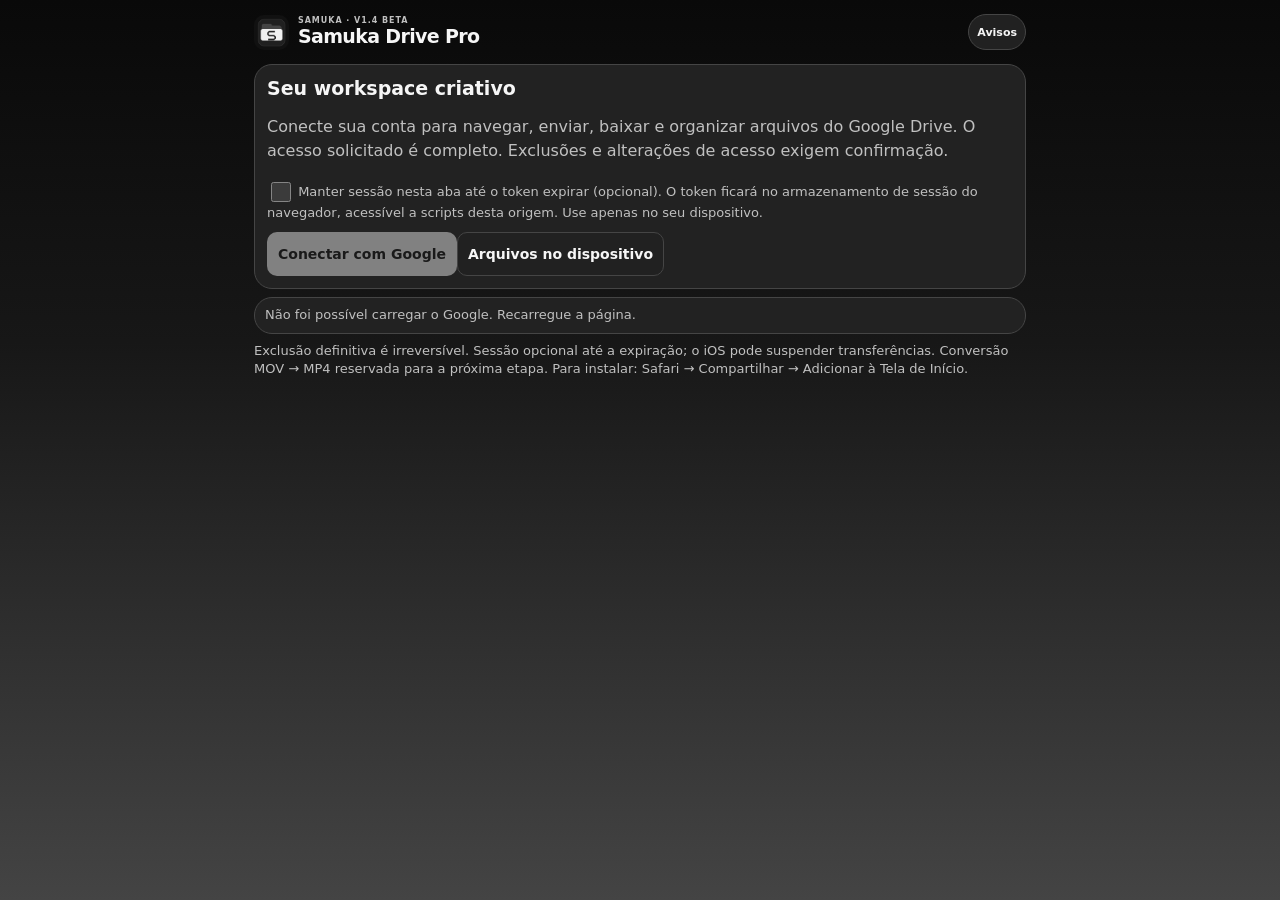
<file: samuka-v14.html>
<!doctype html><html lang="pt-BR"><head><meta charset="utf-8"><meta name="viewport" content="width=device-width,initial-scale=1,viewport-fit=cover"><meta name="referrer" content="strict-origin-when-cross-origin"><title>Samuka Drive Pro</title><meta name="theme-color" content="#111111"><meta name="apple-mobile-web-app-capable" content="yes"><meta name="apple-mobile-web-app-status-bar-style" content="black-translucent"><meta name="apple-mobile-web-app-title" content="Samuka Drive"><link rel="manifest" href="samuka-v14.webmanifest"><link rel="apple-touch-icon" href="samuka-mono-192.png"><style>
:root{color-scheme:dark;font-family:-apple-system,BlinkMacSystemFont,system-ui,sans-serif;background:#111111;color:#f4f1fa;--panel:#1b1a21;--line:#35313e;--muted:#b4afc1;--accent:#c5b2ff}*{box-sizing:border-box}body{margin:0}main{max-width:940px;margin:auto;padding:22px 16px calc(100px + env(safe-area-inset-bottom))}h1{font-size:31px;letter-spacing:-1.7px;margin:6px 0}h2{font-size:19px;margin:0 0 12px}p{line-height:1.5;color:var(--muted)}small,.muted{color:var(--muted);font-size:13px}.eyebrow{font-size:11px;letter-spacing:.19em;color:var(--accent);font-weight:800}button,input,select{font:inherit}button,a.action{display:inline-flex;align-items:center;justify-content:center;min-height:44px;border:1px solid var(--line);border-radius:12px;background:#28262f;color:inherit;padding:10px 13px;font-weight:650;text-decoration:none;cursor:pointer}button.primary{background:var(--accent);color:#1c142e;border-color:transparent}button:disabled{opacity:.45;cursor:default}button.on{border-color:var(--accent);color:var(--accent)}input,select{min-height:44px;border:1px solid var(--line);border-radius:12px;background:#15141a;color:inherit;padding:10px;width:100%;font-size:16px}button,input,select{touch-action:manipulation}header,.row{display:flex;align-items:center;gap:8px;flex-wrap:wrap}header{justify-content:space-between}.grow{flex:1;min-width:0}.panel{padding:16px;background:var(--panel);border:1px solid var(--line);border-radius:20px;margin:14px 0}.bar{height:8px;border-radius:20px;background:#393640;overflow:hidden}.bar>div{height:100%;background:var(--accent);transition:width .2s}.filters{display:flex;gap:7px;overflow:auto;padding:4px 0 10px}.filters button{white-space:nowrap;font-size:13px}.list{display:grid;gap:9px}.list.grid{grid-template-columns:repeat(2,minmax(0,1fr))}.item{border:1px solid var(--line);border-radius:16px;background:var(--panel);padding:12px;min-width:0;display:flex;gap:10px;align-items:center}.grid .item{flex-direction:column;align-items:stretch}.thumb{width:48px;height:48px;object-fit:cover;border-radius:10px;background:#2e293a;display:grid;place-items:center;font-size:23px;flex:none}.grid .thumb{width:100%;height:104px}.name{font-weight:700;overflow-wrap:anywhere;display:block}.textbtn{background:transparent;border:0;padding:0;text-align:left;justify-content:flex-start;min-height:36px}.check{width:22px;height:22px;min-height:22px;accent-color:#bca7ff;flex:none}.grid .check{align-self:flex-start}.actions{display:flex;gap:5px;flex-wrap:wrap}.actions button,.actions a{font-size:12px;padding:8px;min-height:40px}.status{white-space:pre-wrap;overflow-wrap:anywhere;line-height:1.45;color:#dbd2f3}.crumb{overflow-wrap:anywhere}.foot{position:fixed;bottom:0;left:0;right:0;background:#17161dee;backdrop-filter:blur(18px);border-top:1px solid var(--line);padding:8px 12px calc(8px + env(safe-area-inset-bottom));display:flex;justify-content:center;gap:8px;z-index:2}.foot button{font-size:12px;flex:1;max-width:160px}.hidden,[hidden]{display:none!important}dialog{max-width:min(94vw,600px);width:100%;max-height:85dvh;overflow:auto;background:#1b1a21;color:inherit;border:1px solid var(--line);border-radius:20px;padding:20px}dialog::backdrop{background:#0009}pre{white-space:pre-wrap;overflow-wrap:anywhere;font:inherit;font-size:13px}.task{border-top:1px solid var(--line);padding:10px 0}.notice{font-size:13px;color:var(--muted)}@media(min-width:650px){.list.grid{grid-template-columns:repeat(3,minmax(0,1fr))}}

main{padding-top:calc(12px + env(safe-area-inset-top));padding-bottom:calc(88px + env(safe-area-inset-bottom))}h1{font-size:27px;letter-spacing:-1.2px}.panel{margin:8px 0;padding:12px;border-radius:14px}#status{font-size:13px;padding:8px 10px}#account p{margin:5px 0 8px;font-size:13px}#account strong{font-size:13px}.row{gap:6px}button{padding:8px 10px;font-size:14px}.scope{display:flex;gap:5px;margin:12px 0;overflow:auto}.scope button{flex:1;white-space:nowrap;font-size:12px}.item{padding:9px;gap:8px}.thumb{width:42px;height:42px}.actions button,.actions a{min-height:36px}.foot{gap:4px;padding-left:6px;padding-right:6px}.foot button{padding:7px 4px;font-size:11px}.toolbar{margin:8px 0}.crumb{font-size:13px;color:var(--muted)}.name{font-size:15px}.storage-row{margin:5px 0;font-size:12px;color:var(--accent);overflow-wrap:anywhere}.notice{line-height:1.4}.rank-item{padding:10px 0;border-bottom:1px solid var(--line)}#remember{width:20px;height:20px;min-height:20px;vertical-align:middle;accent-color:var(--accent)}#login label{display:block;margin:12px 0;font-size:13px;color:var(--muted)}.compact{font-size:12px}.scope .on{background:#332a49}.grid .thumb{height:120px}
.danger12{color:#ff9aa2!important}.theme-light{color-scheme:light;background:#f5f2fa;color:#211b2e;--panel:#fff;--line:#ddd6e7;--muted:#625c70;--accent:#7652ba}.theme-light button,.theme-light a.action,.theme-light input,.theme-light select,.theme-light dialog{background:#f0ebf7;color:#211b2e}.theme-light .foot{background:#f8f5fbee}.theme-light .status{color:#34274a}.theme-light button.primary{background:#7652ba;color:white}.theme-light .scope .on{background:#e5daf8}.theme-light .storage-row{color:#6943a8}.dense12 .item{padding:5px;gap:5px}.dense12 .actions button{min-height:30px;padding:4px 6px}.dense12 .thumb{width:34px;height:34px}.tools12{display:grid;gap:8px;margin:8px 0}.tools12 button{text-align:left;justify-content:flex-start}.line12{border-bottom:1px solid var(--line);padding:10px 0;overflow-wrap:anywhere}.line12 p{margin:4px 0}.warn12{color:#ff9aa2}.theme-light .warn12,.theme-light .danger12{color:#aa2234!important}
:root{background:#111;color:#f3f3f3;--panel:#181818;--line:#303030;--muted:#a9a9a9;--accent:#f4f4f4}.amoled13{background:#000}main{max-width:1050px;padding-left:14px;padding-right:14px}h1{font-size:26px;letter-spacing:-1px}h2{font-weight:650}.eyebrow{letter-spacing:.14em;color:var(--muted)}button,a.action{background:#212121;border-color:var(--line);font-weight:550;border-radius:10px}button.primary{background:var(--accent);color:#111}.theme-light button.primary{color:white;background:var(--accent)}button.on,.scope .on{background:#303030;color:var(--accent);border-color:#4a4a4a}input,select{background:#141414}.panel{background:var(--panel);border-radius:15px}.status,.storage-row{color:var(--muted)}.bar{background:#303030}.foot{background:#121212ed;border-top:1px solid #2b2b2b;gap:3px}.foot button{background:transparent;border-color:transparent;border-radius:20px}.foot button.on{background:#303030;border-color:#414141}.item{background:var(--panel);border:1px solid var(--line);border-radius:15px}.thumb{background:#282828}.grid .item{padding:10px}.grid .thumb{height:100px}.grid .folderThumb13{width:100%;height:108px}.folderThumb13{width:54px;height:48px;flex:none;display:grid;place-items:center}.folderArt13{width:100%;height:100%;position:relative;max-width:160px;isolation:isolate}.folderBack13{position:absolute;left:9%;top:15%;width:83%;height:75%;background:linear-gradient(150deg,#4a4a4a,#252525);border:1px solid #555;border-radius:9px;z-index:0}.folderBack13:before{content:'';position:absolute;left:0;top:-7%;width:45%;height:17%;border-radius:6px 6px 0 0;background:#434343}.folderFace13{position:absolute;left:6%;top:35%;width:89%;height:60%;background:linear-gradient(160deg,#3f3f3f,#242424);border:1px solid #515151;border-radius:9px;box-shadow:0 3px 6px #0005;z-index:4}.paper13{position:absolute;left:calc(14% + var(--i)*11%);top:calc(6% + var(--i)*4%);width:55%;height:65%;background:#ddd;color:#333;transform:rotate(calc(-7deg + var(--i)*7deg));border-radius:4px;box-shadow:0 1px 4px #0006;z-index:calc(1 + var(--i));font-size:9px;padding:3px;overflow:hidden}.paper13 img{width:100%;height:100%;object-fit:cover}.folderCount13,.mediaMeta13{display:block;font-size:11px;color:var(--muted)}.tag13{font-size:12px;color:var(--accent);margin:4px 0}.status13{width:100%;min-height:34px;font-size:12px;margin:5px 0}.actionsMore13{margin-top:5px;color:var(--muted);font-size:12px}.actionsMore13 summary{cursor:pointer;padding:8px 2px;min-height:32px}.actionsMore13 .actions{padding-top:4px}.storageBar13{height:14px;display:flex;border-radius:9px;background:#333;overflow:hidden}.storageBar13>div{height:100%;flex-shrink:0}.check,#remember{accent-color:var(--accent)}dialog{background:var(--panel);border-radius:18px}.theme-light{background:#f5f5f5;color:#161616;--panel:#fff;--line:#ddd;--muted:#555}.theme-light button,.theme-light a.action,.theme-light input,.theme-light select,.theme-light dialog{background:#eee;color:#161616}.theme-light .scope .on,.theme-light .foot button.on{background:#ddd;color:#161616}.theme-light .foot{background:#fafafaee}.theme-light .status,.theme-light .storage-row{color:var(--muted)}.theme-light .thumb{background:#ddd}.theme-light .folderBack13{background:#aaa;border-color:#888}.theme-light .folderBack13:before{background:#aaa}.theme-light .folderFace13{background:linear-gradient(160deg,#c4c4c4,#aaa);border-color:#aaa}.toolbar13{display:flex;flex-wrap:wrap;gap:6px;margin:8px 0}.toolbar13>*{flex:1;min-width:110px}.toolbar13 button{font-size:12px}.scope button{border-radius:22px}.filters button{border-radius:22px}.foot button{min-height:44px}.theme-light .danger12{color:#aa2234!important}@media(max-width:400px){.grid .item .name{font-size:13px}.grid .folderThumb13{height:85px}}
.advanced13{margin:4px 0 10px;padding:6px 10px;background:var(--panel);border:1px solid var(--line);border-radius:12px}.advanced13 summary{font-size:13px;min-height:30px;display:flex;align-items:center;cursor:pointer}.advanced13 summary:after{content:"+";margin-left:auto}.advanced13[open] summary:after{content:"−"}.toolbar13 select,.toolbar13 input{font-size:13px}.toolbar13>*{min-width:145px}.theme-light .bar{background:#ddd}:root{--panel:#222;--line:#454545;--muted:#c0c0c0;--accent:#f5f5f5;background:#111;color:#f6f6f6}body{min-height:100dvh;background:linear-gradient(180deg,#090909 0,#171717 38vh,#444 100vh);background-attachment:fixed}.amoled13 body{background:#000}.theme-light body{background:linear-gradient(#f7f7f7,#d6d6d6);color:#161616}.theme-light{--panel:#fff;--line:#ddd;--muted:#555}main{max-width:800px;padding-top:calc(14px + env(safe-area-inset-top));padding-bottom:calc(120px + env(safe-area-inset-bottom))}header{flex-wrap:nowrap;align-items:center;gap:8px;margin-bottom:14px}.brand14{display:flex;align-items:center;gap:9px;min-width:0}.brand14 img{width:35px;height:35px;border-radius:10px;flex:none}.brand14 h1{font-size:19px;line-height:1.1;letter-spacing:-.65px;margin:1px 0}.brand14 .eyebrow{font-size:8px;letter-spacing:.12em}header .row{justify-content:flex-end}header button{font-size:11px;min-height:36px;padding:6px 8px;border-radius:20px}.hero14{padding:20px 18px;border-radius:28px;background:linear-gradient(155deg,#161616,#383838);border:1px solid #565656;box-shadow:0 10px 35px #0002;margin:8px 0 16px}.hero14 h2{font-size:34px;letter-spacing:-1.5px;margin:12px 0 0}.hero14 p{margin:7px 0 13px}.big14{font-size:60px;font-weight:550;letter-spacing:-4px;font-variant-numeric:tabular-nums;line-height:1.1;margin-top:24px}.homeGrid14,.studioGrid14{display:grid;grid-template-columns:repeat(2,minmax(0,1fr));gap:10px;margin:12px 0}.tile14{display:flex;flex-direction:column;align-items:flex-start;justify-content:space-between;gap:12px;min-height:104px;padding:16px;border-radius:21px;background:linear-gradient(145deg,#333,#202020);text-align:left;white-space:normal;overflow-wrap:anywhere}.studioGrid14 .tile14{aspect-ratio:1;min-height:0;justify-content:space-between}.studioIcon14{font-size:35px;font-weight:400}.tile14 small{font-size:12px}.homeGrid14 .tile14 strong{font-size:14px}#homeView>button{margin:3px;min-height:42px}#homeView>h2{margin:20px 0 9px}.foot{bottom:calc(8px + env(safe-area-inset-bottom));left:50%;right:auto;transform:translateX(-50%);width:min(calc(100% - 24px),650px);border:1px solid #565656;background:#242424ed;backdrop-filter:blur(20px);border-radius:35px;box-shadow:0 10px 35px #0005;padding:5px;gap:2px}.foot button{flex-direction:column;gap:4px;font-size:10px;min-height:52px;min-width:0;max-width:none;padding:5px 1px;color:#bbb;border-radius:27px}.foot button.on{background:#e3e3e3;color:#111;border-color:transparent}.theme-light .foot{background:#f8f8f8eb;border-color:#bbb}.theme-light .foot button{color:#444}.theme-light .foot button.on{background:#333;color:#fff}.theme-light .hero14{background:linear-gradient(145deg,#fff,#e5e5e5);border-color:#ccc}.theme-light .tile14{background:linear-gradient(#fff,#eee);color:#111}.scope{padding:3px;border:1px solid var(--line);background:#161616;border-radius:28px}.scope button{border:0;background:transparent;min-height:38px}.scope .on{background:#434343;color:white}.theme-light .scope{background:#eee}.panel,.item{background:var(--panel);border-radius:18px}.presentation14{max-width:100%;max-height:72dvh;width:100%;object-fit:contain;display:block;margin:8px 0;border-radius:12px;background:#000}dialog{max-height:85dvh;border-radius:24px}.bar{background:#555}.status{font-size:12px}#account{display:none}#switch14{font-size:11px}#homeView .hero14 .eyebrow{color:var(--muted)}@media(max-width:370px){.brand14 img{width:28px;height:28px}.brand14 h1{font-size:16px}.foot button{font-size:9px}}
.homeFolder14{min-height:125px}.homeFolder14 .folderArt13{height:72px;max-width:100px;width:100%;align-self:center}.homeFolder14 strong{width:100%;text-align:center;overflow-wrap:anywhere}</style></head><body><main><header><div class="brand14"><img src="samuka-mono-192.png" alt=""><div><div class="eyebrow">SAMUKA · V1.4 BETA</div><h1>Samuka Drive Pro</h1></div></div><div class="row"><button id="bell13" aria-label="Notificações">Avisos</button><button id="sessionSettings" hidden>⚙ Sessão</button><button id="switch14" hidden>Trocar conta</button><button id="logout" hidden>Sair</button></div></header><section id="login" class="panel"><h2>Seu workspace criativo</h2><p>Conecte sua conta para navegar, enviar, baixar e organizar arquivos do Google Drive. O acesso solicitado é completo. Exclusões e alterações de acesso exigem confirmação.</p><label><input id="remember" type="checkbox"> Manter sessão nesta aba até o token expirar (opcional). O token ficará no armazenamento de sessão do navegador, acessível a scripts desta origem. Use apenas no seu dispositivo.</label><button id="connect" class="primary" disabled>Conectar com Google</button><button id="offlineLogin14">Arquivos no dispositivo</button></section><div id="status" class="panel status" role="status" aria-live="polite">Carregando autorização…</div><section id="app" hidden><div id="account" class="panel"></div><section id="homeView" hidden></section><section id="filesView"><div class="scope" id="scope"><button data-scope="root">Meu Drive</button><button data-scope="shared">Compartilhados</button><button data-scope="drives">Drives de equipe</button></div><div class="row"><button id="back">‹ Voltar</button><button id="root">Início</button><div class="grow crumb" id="crumb"></div><button id="favFolder">☆</button></div><div class="row" style="margin-top:12px"><button id="upload" class="primary">↑ Enviar arquivos</button><button id="mkdir">+ Pasta</button><button id="refresh" aria-label="Atualizar">↻</button><button id="rank" hidden>Peso / ranking</button><button id="moreTools">Ferramentas</button><button id="link14">Abrir link</button><button id="studio13">Studio</button><input id="picker" type="file" multiple hidden></div><div class="row" style="margin-top:12px"><input id="search" class="grow" placeholder="Buscar nesta pasta" type="search"><button id="layout">Galeria</button><button id="universal13" aria-label="Busca universal">Geral</button></div><div class="filters" id="filters"></div><details class="advanced13"><summary>Filtros e produção</summary><div class="toolbar13"><select id="orientation13" aria-label="Orientação"><option value="">Orientação: todas</option><option>Vertical</option><option>Horizontal</option><option>Quadrado</option></select><input id="tagFilter13" placeholder="Filtrar etiqueta" aria-label="Filtrar etiqueta"><button id="production13">Produção: desativada</button><button id="captureGroup13">Por data de captura</button></div><div class="row"><select id="sort12" class="grow" aria-label="Ordenação"><option value="natural">Nome / sequência numérica</option><option value="capture">Data de captura (quando disponível)</option><option value="created">Criação no Drive</option><option value="modified">Modificação recente</option><option value="size">Maior tamanho</option></select><button id="editSeq">Sequência de edição</button></div></details><div class="row" style="margin-bottom:10px"><button id="selectAll">Selecionar visíveis</button><div class="row" id="selection13" hidden><button id="rename" disabled>Renomear em massa</button><button id="batch13" disabled>Baixar em lote</button><button id="trashSelected" disabled>Lixeira / ocultar</button></div><span id="count" class="muted"></span></div><div id="list" class="list"></div></section><section id="transfersView" hidden class="panel"><h2>Transferências</h2><p class="notice">Uploads em blocos de 4 MiB. Ao voltar ao aplicativo, falhas transitórias elegíveis são retomadas quando a sessão ainda existe. Use Retomar para consultar o progresso no Google sem repetir blocos já recebidos. Se o iOS encerrar a página, será necessário selecionar os arquivos novamente. O iOS pode interromper o processo em segundo plano. Downloads nativos são acompanhados pelo Safari, não por este painel.</p><div id="tasks"></div></section><section id="favoritesView" hidden class="panel"><h2>Pastas favoritas</h2><div id="favorites"></div></section><section id="historyView" hidden class="panel"><h2>Histórico neste dispositivo</h2><div id="history"></div></section><div class="foot" id="nav"><button data-view="files" class="on">Arquivos</button><button data-view="transfers">Envios</button><button data-view="favorites">Favoritos</button><button data-view="history">Histórico</button></div></section><footer class="notice">Exclusão definitiva é irreversível. Sessão opcional até a expiração; o iOS pode suspender transferências. Conversão MOV → MP4 reservada para a próxima etapa. Para instalar: Safari → Compartilhar → Adicionar à Tela de Início.</footer></main><dialog id="modal"><div class="row"><h2 id="modalTitle" class="grow"></h2><button id="close">Fechar</button></div><div id="modalBody"></div></dialog>
<script>
'use strict';
const CLIENT='284735647572-fjbiid4k7abis5nlieg9nv8jq0jus6rf.apps.googleusercontent.com',SCOPE='https://www.googleapis.com/auth/drive',API='https://www.googleapis.com/drive/v3/',FOLDER='application/vnd.google-apps.folder',FIELDS='id,name,mimeType,size,createdTime,modifiedTime,parents,sha256Checksum,md5Checksum,trashed,explicitlyTrashed,thumbnailLink,webViewLink,webContentLink,resourceKey,ownedByMe,owners(displayName),quotaBytesUsed,driveId,shortcutDetails(targetId,targetMimeType,targetResourceKey),capabilities(canDownload,canRename,canAddChildren,canTrash,canUntrash,canDelete,canCopy,canMoveItemWithinDrive,canMoveItemOutOfDrive,canShare),imageMediaMetadata,videoMediaMetadata';
const $=id=>document.getElementById(id);let token=null,expiry=0,client=null,accountKey='',path=[{id:'root',name:'Meu Drive'}],files=[],selected=new Set(),filter='Todos',grid=false,loadVersion=0,history=[],favorites=[],tasks=[],running=false,loading=false;const parent=()=>path.at(-1).id;
const roots={root:'Meu Drive',shared:'Compartilhados comigo',drives:'Drives de equipe'},SESSION='samuka-v11-session',weights=new Map();let activeView='files',restoreFailed=false,accountEmail='',meQuota={},scanning=false;const synthetic=()=>['shared','drives'].includes(parent());
function rootPath(id='root'){return [{id,name:roots[id]}]}
function getStore(k,def){try{return JSON.parse(localStorage.getItem(k)||'null')??def}catch{return def}}
function setStore(k,v){try{localStorage.setItem(k,JSON.stringify(v))}catch{}}
function saveState(){if(accountKey)setStore('samuka-state-'+accountKey,{path,filter,grid,search:$('search').value,view:activeView,history,sort:$('sort12').value});}
function clearSession(){try{sessionStorage.removeItem(SESSION)}catch{}}
function rememberSession(){clearSession();if($('remember').checked&&token&&expiry>Date.now())try{sessionStorage.setItem(SESSION,JSON.stringify({token,expiry}))}catch{}}
function readSession(){try{const s=JSON.parse(sessionStorage.getItem(SESSION)||'null');if(s&&typeof s.token==='string'&&s.expiry>Date.now())return s}catch{}clearSession();return null}
function expire(){token=null;expiry=0;clearSession();$('login').hidden=false;$('connect').disabled=false;$('connect').textContent='Reconectar com Google';}
function folderNode(f){return {id:f.id,name:f.name,driveId:f.driveId||'',resourceKey:f.resourceKey||'',canAddChildren:f.capabilities?.canAddChildren!==false}}
function resourceHeaders(id,key){return key?{'X-Goog-Drive-Resource-Keys':id+'/'+key}:{}}
function personalQuota(f){if(f.driveId||f.ownedByMe===false)return 0;if(f.ownedByMe===true&&f.quotaBytesUsed!=null)return Number(f.quotaBytesUsed);return null}
function owner(f){return f.driveId?'Drive de equipe':f.ownedByMe===true?'Você':f.owners?.map(x=>x.displayName).filter(Boolean).join(', ')||'Não informado'}
function cacheWeight(f){const w=weights.get(f.id);return w&&Date.now()-w.at<300000?w:null}
function invalidateWeights(){weights.clear()}

function el(tag,text,cls){const e=document.createElement(tag);if(text!=null)e.textContent=text;if(cls)e.className=cls;return e}function btn(text,fn,cls){const e=el('button',text,cls);e.addEventListener('click',fn);return e}function say(t){$('status').textContent=t}function bytes(n){if(n==null)return '—';n=Number(n);return n>=1e9?(n/1e9).toFixed(1)+' GB':n>=1e6?(n/1e6).toFixed(1)+' MB':n>=1e3?(n/1e3).toFixed(1)+' KB':n+' B'}function dt(s){return s?new Date(s).toLocaleDateString('pt-BR'):'—'}function qstr(s){return s.replace(/\\/g,'\\\\').replace(/'/g,"\\'")}function url(path,params={}){return API+path+'?'+new URLSearchParams(params)}function auth(){if(!token||Date.now()>=expiry){expire();throw Error('Sessão expirada. Reconecte com Google para continuar.')}return {Authorization:'Bearer '+token}}
async function req(u,opts={}){const r=await fetch(u,{...opts,headers:{...auth(),...(opts.headers||{})},cache:'no-store'});if(!r.ok){if(r.status===401){expire()}let msg='HTTP '+r.status;try{msg=(await r.json()).error.message||msg}catch{}throw Error(msg)}return r}async function json(u,opts){return (await req(u,opts)).json()}function err(e){say('Não concluído: '+e.message)}function log(t){history.unshift(new Date().toLocaleString('pt-BR')+' · '+t);history=history.slice(0,100);renderHistory();saveState()}function safeLink(s){try{const u=new URL(s);return u.protocol==='https:'&&(/(^|\.)google\.com$|(^|\.)googleusercontent\.com$/.test(u.hostname))?u.href:null}catch{return null}}
async function enterAccount(){restoreFailed=false;const a=await json(url('about',{fields:'user(displayName,permissionId,emailAddress),storageQuota(limit,usage,usageInDrive,usageInDriveTrash)'}));const next=a.user.permissionId||'';const changed=accountKey!==next;if(changed){tasks=[];history=[];files=[];selected.clear();invalidateWeights();accountKey=next;const s=getStore('samuka-state-'+accountKey,{});path=Array.isArray(s.path)&&s.path.length&&Object.hasOwn(roots,s.path[0].id)?s.path:rootPath();filter=typeof s.filter==='string'&&kinds.includes(s.filter)?s.filter:'Todos';grid=!!s.grid;$('sort12').value=['natural','capture','created','modified','size'].includes(s.sort)?s.sort:'natural';$('search').value=typeof s.search==='string'?s.search:'';history=Array.isArray(s.history)?s.history.slice(0,100):[];activeView=['home','files','transfers','favorites','history'].includes(s.view)?s.view:'home'}loadPrefs12();accountEmail=a.user.emailAddress||'';favorites=getStore('samuka-favs-'+accountKey,[]);if(!Array.isArray(favorites))favorites=[];const q=a.storageQuota||{},box=$('account');meQuota=q;box.replaceChildren(el('strong',a.user.displayName||'Conta conectada'),el('p',bytes(q.usage)+' usados de '+bytes(q.limit)+(q.usageInDrive!=null?' · Drive: '+bytes(q.usageInDrive):'')));if(Number(q.limit)>0){const b=el('div',null,'bar'),fill=el('div');fill.style.width=Math.min(100,Number(q.usage)/Number(q.limit)*100)+'%';b.append(fill);box.append(b)}$('login').hidden=true;$('app').hidden=false;$('logout').hidden=false;$('switch14').hidden=false;$('sessionSettings').hidden=false;$('layout').textContent=grid?'Lista':'Galeria';renderFavorites();renderTasks();showView(activeView);await load();if(restoreFailed){restoreFailed=false;path=rootPath();await load();say('A última pasta não está mais acessível. Voltamos ao Meu Drive.')}rememberSession()}
function ready(){try{client=google.accounts.oauth2.initTokenClient({client_id:CLIENT,scope:SCOPE,include_granted_scopes:false,callback:async r=>{$('connect').disabled=false;if(r.error||!r.access_token||!google.accounts.oauth2.hasGrantedAllScopes(r,SCOPE)){say('Acesso completo não concedido. '+(r.error||''));return}token=r.access_token;expiry=Date.now()+Number(r.expires_in||3600)*1000-15000;try{await enterAccount()}catch(e){err(e)}},error_callback:e=>{$('connect').disabled=false;say('Autorização: '+(e.type||'erro'))}});$('connect').disabled=false;const s=readSession();if(s){token=s.token;expiry=s.expiry;$('remember').checked=true;enterAccount().catch(e=>{expire();err(e)})}else{say('Pronto para conectar.');$('connect').textContent='Conectar com Google'}}catch(e){err(e)}}
function connect(){if(!client)return;if(running){say('Pause ou aguarde a transferência antes de reconectar.');return;}$('connect').disabled=true;try{client.requestAccessToken({prompt:'',...(accountEmail?{login_hint:accountEmail}:{})})}catch(e){$('connect').disabled=false;err(e)}}$('connect').onclick=connect;$('remember').onchange=rememberSession;$('sessionSettings').onclick=()=>{const b=modal('Sessão e privacidade'),c=el('input',null,'check');c.type='checkbox';c.checked=$('remember').checked;c.onchange=()=>{$('remember').checked=c.checked;rememberSession()};const row=el('label',null,'row');row.append(c,el('span','Manter token nesta aba até expirar'));b.append(row,el('p','Ative apenas em dispositivo pessoal. A sessão pode sobreviver a recarregamentos, mas não é permanente. Qualquer script da mesma origem pode acessar esse token. Pastas, favoritos e histórico ficam no armazenamento local, separados por conta.','notice'),btn('Limpar histórico e preferências locais',()=>{if(!confirm('Limpar histórico, favoritos e preferências deste dispositivo? Seus arquivos não serão alterados.'))return;history=[];favorites=[];try{localStorage.removeItem('samuka-state-'+accountKey);localStorage.removeItem('samuka-favs-'+accountKey)}catch{}renderHistory();renderFavorites();renderFavButton();say('Dados locais removidos.')}))};$('logout').onclick=()=>{if(running||scanning){say('Aguarde ou pause a operação antes de sair.');return}saveState();clearSession();token=null;expiry=0;loadVersion++;loading=false;files=[];selected.clear();tasks=[];favorites=[];history=[];invalidateWeights();accountKey='';accountEmail='';path=rootPath();filter='Todos';grid=false;activeView='files';$('search').value='';$('app').hidden=true;$('logout').hidden=true;$('switch14').hidden=true;$('sessionSettings').hidden=true;$('login').hidden=false;$('connect').textContent='Conectar com Google';say('Sessão encerrada. Para revogar a autorização, use a página de segurança da conta Google.')};
async function listChildren(id,{shared=false,driveId='',resourceKey='',fields=FIELDS,maxPages=Infinity}={}){let page='',all=[],incomplete=false,pages=0;do{const p={q:'trashed = false and '+(shared?'sharedWithMe':"'"+qstr(id)+"' in parents"),fields:'nextPageToken,incompleteSearch,files('+fields+')',pageSize:'100',orderBy:'folder,name_natural',supportsAllDrives:'true',includeItemsFromAllDrives:'true',corpora:driveId?'drive':'user'};if(driveId)p.driveId=driveId;if(page)p.pageToken=page;const r=await json(url('files',p),{headers:resourceHeaders(id,resourceKey)});all.push(...(r.files||[]));page=r.nextPageToken||'';incomplete||=!!r.incompleteSearch;pages++}while(page&&pages<maxPages);return {items:all,incomplete:incomplete||!!page,pages}}
async function listDrives(){let page='',all=[];do{const p={pageSize:'100',fields:'nextPageToken,drives(id,name)'};if(page)p.pageToken=page;const r=await json(url('drives',p));all.push(...(r.drives||[]).map(d=>({...d,driveId:d.id,mimeType:FOLDER,teamRoot:true})));page=r.nextPageToken||''}while(page);return all}
function scopeUI(){for(const b of $('scope').querySelectorAll('button'))b.classList.toggle('on',b.dataset.scope===path[0].id);const disabled=synthetic()||path.at(-1).canAddChildren===false;$('upload').disabled=disabled;$('mkdir').disabled=disabled;$('favFolder').disabled=synthetic();$('rank').disabled=loading||scanning;}
async function load(){const version=++loadVersion,id=parent(),node=path.at(-1);loading=true;files=[];selected.clear();render();$('crumb').textContent=path.map(x=>x.name).join(' / ');$('back').disabled=path.length<2;scopeUI();say('Carregando arquivos…');try{let result=id==='drives'?{items:await listDrives()}:await listChildren(id,{shared:id==='shared',driveId:node.driveId,resourceKey:node.resourceKey});if(version!==loadVersion)return;files=result.items;say('Conectado · '+files.length+' itens'+(result.incomplete?' · listagem parcial':'')+'.');saveState()}catch(e){if(version===loadVersion){err(e);if(!token)return;if(path.length>1&&files.length===0&&/not found|404|403|permission/i.test(e.message))restoreFailed=true}}finally{if(version===loadVersion){loading=false;render();renderFavButton();scopeUI()}}}
function openFolder(f){path.push(folderNode(f));$('search').value='';filter='Todos';log('Abriu '+f.name);load()}
async function openShortcut(f){try{const d=f.shortcutDetails;if(!d?.targetId)throw Error('Destino indisponível.');const target=await json(url('files/'+encodeURIComponent(d.targetId),{fields:FIELDS,supportsAllDrives:'true'}),{headers:resourceHeaders(d.targetId,d.targetResourceKey)});if(d.targetResourceKey&&!target.resourceKey)target.resourceKey=d.targetResourceKey;if(target.mimeType===FOLDER)openFolder(target);else details(target)}catch(e){err(e)}}
function switchScope(id){path=rootPath(id);$('search').value='';filter='Todos';showView('files');load()}
$('scope').onclick=e=>{const b=e.target.closest('button');if(b?.dataset.scope)switchScope(b.dataset.scope)};$('back').onclick=()=>{if(path.length>1){path.pop();$('search').value='';load()}};$('root').onclick=()=>switchScope('root');$('refresh').onclick=()=>{invalidateWeights();load()};
function type(f){if(f.mimeType===FOLDER||f.shortcutDetails?.targetMimeType===FOLDER)return 'Pastas';if(f.mimeType.startsWith('video/')||/\.(mov|mp4|mkv|webm)$/i.test(f.name))return 'Vídeos';if(f.mimeType.startsWith('image/'))return 'Fotos';if(f.mimeType.startsWith('audio/'))return 'Áudios';if(f.mimeType==='application/pdf')return 'PDFs';return 'Outros'}const kinds=['Todos','Pastas','Vídeos','Fotos','PDFs','Áudios','Outros'];function visible(){const s=$('search').value.toLocaleLowerCase('pt-BR');return sortFiles12(files.filter(f=>!hidden12().includes(f.id)&&(filter==='Todos'||type(f)===filter)&&f.name.toLocaleLowerCase('pt-BR').includes(s)))}function render(){const list=$('list');list.className='list'+(grid?' grid':'');list.replaceChildren();$('filters').replaceChildren(...kinds.map(k=>btn(k,()=>{filter=k;render();saveState()},k===filter?'on':'')));const arr=visible();$('count').textContent=arr.length+' visíveis · '+selected.size+' selecionados';$('rename').disabled=!selected.size||loading;$('trashSelected').disabled=!selected.size||loading;$('selectAll').disabled=!arr.length;if(!arr.length)list.append(el('p',loading?'Carregando…':'Nenhum item encontrado.','muted'));for(const f of arr){const item=el('article',null,'item'),check=el('input',null,'check');check.type='checkbox';check.checked=selected.has(f.id);check.setAttribute('aria-label','Selecionar '+f.name);check.onchange=()=>{if(check.checked)selected.add(f.id);else selected.delete(f.id);$('count').textContent=arr.length+' visíveis · '+selected.size+' selecionados';$('rename').disabled=!selected.size;$('trashSelected').disabled=!selected.size};item.append(check);let thumb=el('div',({Pastas:'📁',Vídeos:'▶',Fotos:'▧',Áudios:'♫',PDFs:'PDF',Outros:'▤'})[type(f)],'thumb');const t=safeLink(f.thumbnailLink);if(grid&&t){const img=el('img',null,'thumb');img.src=t;img.alt='';img.loading='lazy';img.referrerPolicy='no-referrer';img.onerror=()=>img.replaceWith(thumb);item.append(img)}else item.append(thumb);const content=el('div',null,'grow'),name=btn(f.name,()=>f.mimeType===FOLDER?openFolder(f):f.shortcutDetails?openShortcut(f):details(f),'textbtn name');content.append(name,el('div',(f.mimeType===FOLDER?'Pasta':f.shortcutDetails?'Atalho':bytes(f.size))+' · '+owner(f),'muted'));const actions=el('div',null,'actions');if(f.mimeType===FOLDER){const w=cacheWeight(f);content.append(el('div',w?weightLabel(w):'Peso não calculado','storage-row'));actions.append(btn(w?'Recalcular':'Calcular peso',()=>measureOne(f)));actions.append(btn('☆ Favorito',()=>addFavorite(f)))}else{const q=personalQuota(f);content.append(el('div','Sua cota: '+(q==null?'não informada':bytes(q)),'storage-row'))}if(f.mimeType!==FOLDER){const link=safeLink(f.webViewLink);if(link){const a=el('a','Abrir','action');a.href=link;a.target='_blank';a.rel='noopener noreferrer';a.onclick=()=>log('Abriu '+f.name);actions.append(a)}if(f.capabilities?.canDownload!==false)actions.append(btn('Baixar',()=>download(f)))}actions.append(btn('Info',()=>details(f)));if(!f.teamRoot){if(canTrash12(f))actions.append(btn('Lixeira',()=>trashBatch12([f]),'danger12'));else if(!f.ownedByMe)actions.append(btn('Ocultar',()=>trashBatch12([f])));if(f.mimeType!==FOLDER&&(f.capabilities?.canCopy||f.capabilities?.canMoveItemWithinDrive||f.capabilities?.canMoveItemOutOfDrive))actions.append(btn('Mover / copiar',()=>destination12(f)));actions.append(btn('Acessos',()=>permissions12(f)));}content.append(actions);item.append(content);list.append(item)}}$('search').oninput=()=>{render();saveState()};$('layout').onclick=()=>{grid=!grid;$('layout').textContent=grid?'Lista':'Galeria';render();saveState()};$('selectAll').onclick=()=>{const a=visible();if(a.every(f=>selected.has(f.id)))a.forEach(f=>selected.delete(f.id));else a.forEach(f=>selected.add(f.id));render()};
function modal(title){$('modalTitle').textContent=title;const b=$('modalBody');b.replaceChildren();$('modal').showModal();return b}$('close').onclick=()=>$('modal').close();$('modal').addEventListener('cancel',e=>{if($('close').disabled)e.preventDefault()});function details(f){const b=modal('Informações');b.append(el('h2',f.name),el('pre',['Formato: '+f.mimeType,'Tamanho: '+bytes(f.size),'Modificado: '+dt(f.modifiedTime),'Proprietário: '+owner(f),'Consumo pessoal: '+(f.mimeType===FOLDER?'Calcule o peso':personalQuota(f)==null?'Não informado':bytes(personalQuota(f))),'Pode baixar: '+(f.capabilities?.canDownload?'Sim':'Não informado'),'Pode renomear: '+(f.capabilities?.canRename?'Sim':'Não informado')].join('\n')));for(const [label,m] of [['Dados de imagem / EXIF disponíveis',f.imageMediaMetadata],['Dados de vídeo',f.videoMediaMetadata]]){if(m){b.append(el('strong',label),el('pre',JSON.stringify(m,null,2)))}}if(f.shortcutDetails)b.append(btn('Abrir destino',()=>{$('modal').close();openShortcut(f)}));if(f.mimeType===FOLDER)b.append(btn('Abrir pasta',()=>{$('modal').close();openFolder(f)}));if(f.capabilities?.canRename&&files.some(x=>x.id===f.id))b.append(btn('Renomear',()=>{selected=new Set([f.id]);$('modal').close();renameDialog()}))}
function download(f){const link=safeLink(f.webContentLink);if(link){const a=el('a');a.href=link;a.target='_blank';a.rel='noopener noreferrer';document.body.append(a);a.click();a.remove();log('Solicitou download '+f.name);say('Download solicitado ao navegador. Confira o gerenciador do Safari.');return}const view=safeLink(f.webViewLink);if(view){window.open(view,'_blank','noopener,noreferrer');log('Abriu para download '+f.name);say('Use a opção de download/exportação do Google para este arquivo.');return}say('O Google não forneceu um link de download para este arquivo.')}
function renameDialog(){const items=sortFiles12(files.filter(f=>selected.has(f.id)&&f.capabilities?.canRename));if(!items.length){say('Nenhum item selecionado permite renomeação.');return}const b=modal('Renomear '+items.length+' itens'),mode=el('select');for(const [v,t] of [['prefix','Adicionar prefixo'],['suffix','Adicionar sufixo'],['replace','Substituir texto'],['number','Numerar'],['single','Nome completo (um item)']]){if(v==='single'&&items.length!==1)continue;const o=el('option',t);o.value=v;mode.append(o)}const a=el('input'),c=el('input'),preview=el('pre'),go=btn('Aplicar nomes',async()=>{const changes=plan();if(!changes.length||changes.some(x=>!x.name.trim()))return;if(!confirm('Confirma renomear '+changes.length+' itens? Nenhum arquivo será excluído.'))return;go.disabled=true;$('close').disabled=true;let ok=0;const errors=[];for(const x of changes){try{await json(url('files/'+encodeURIComponent(x.f.id),{supportsAllDrives:'true',fields:'id,name'}),{method:'PATCH',headers:{'Content-Type':'application/json',...resourceHeaders(x.f.id,x.f.resourceKey)},body:JSON.stringify({name:x.name})});record14({kind:'rename',id:x.f.id,name:x.f.name,after:x.name,key:x.f.resourceKey});ok++;log('Renomeou '+x.f.name+' → '+x.name)}catch(e){errors.push(x.f.name+': '+e.message)}}$('close').disabled=false;$('modal').close();await load();say(ok+' renomeados.'+(errors.length?'\nFalhas: '+errors.join('\n'):''))},'primary');function plan(){if(mode.value==='replace'&&!a.value)return [];if(mode.value==='single'&&!a.value.trim())return [];return items.map((f,i)=>{const dot=f.mimeType===FOLDER?-1:f.name.lastIndexOf('.'),base=dot>0?f.name.slice(0,dot):f.name,ext=dot>0?f.name.slice(dot):'';let n=({prefix:()=>a.value+base+ext,suffix:()=>base+a.value+ext,replace:()=>f.name.split(a.value).join(c.value),number:()=>a.value+String(i+1).padStart(3,'0')+'_'+base+ext,single:()=>a.value})[mode.value]();return {f,name:n}}).filter(x=>x.name!==x.f.name)}function update(){a.placeholder=mode.value==='replace'?'Texto a substituir':mode.value==='single'?'Novo nome completo':'Texto (opcional na numeração)';c.placeholder='Novo texto';c.hidden=mode.value!=='replace';const p=plan();preview.textContent=p.slice(0,30).map(x=>x.f.name+' → '+x.name).join('\n')||'Nenhuma alteração';go.disabled=!p.length||p.some(x=>!x.name.trim())}mode.onchange=a.oninput=c.oninput=update;b.append(mode,a,c,preview,go);update()}$('rename').onclick=renameDialog;
$('mkdir').onclick=async()=>{if(synthetic())return;const n=prompt('Nome da nova pasta');if(!n?.trim())return;try{await json(url('files',{supportsAllDrives:'true',fields:'id,name'}),{method:'POST',headers:{'Content-Type':'application/json',...resourceHeaders(parent(),path.at(-1).resourceKey)},body:JSON.stringify({name:n.trim(),mimeType:FOLDER,parents:[parent()]})});invalidateWeights();log('Criou pasta '+n);await load()}catch(e){err(e)}};
function addFavorite(f){if(!favorites.some(x=>x.id===f.id)){favorites.push({...folderNode(f),scope:path[0].id});setStore('samuka-favs-'+accountKey,favorites);renderFavorites();say('Pasta adicionada aos favoritos.')}else say('Pasta já está nos favoritos.')}
function renderFavButton(){$('favFolder').textContent=favorites.some(x=>x.id===parent())?'★':'☆'}$('favFolder').onclick=()=>{const p=path.at(-1);if(favorites.some(x=>x.id===p.id))favorites=favorites.filter(x=>x.id!==p.id);else favorites.push({...p,scope:path[0].id});try{localStorage.setItem('samuka-favs-'+accountKey,JSON.stringify(favorites))}catch{}renderFavButton();renderFavorites()};function renderFavorites(){const b=$('favorites');b.replaceChildren();if(!favorites.length)b.append(el('p','Marque uma pasta com a estrela.','muted'));for(const f of favorites)b.append(btn(f.name,()=>{path=f.id==='root'?rootPath():[...rootPath(Object.hasOwn(roots,f.scope)?f.scope:'root'),f];showView('files');load()}));b.append(el('p','Favoritos ficam no armazenamento local deste navegador.','notice'))}function renderHistory(){const b=$('history');b.replaceChildren(...history.map(x=>el('p',x)));if(!history.length)b.append(el('p','Nenhuma atividade nesta sessão.','muted'))}function showView(v){for(const x of ['files','transfers','favorites','history'])$(x+'View').hidden=x!==v;for(const b of $('nav').querySelectorAll('button'))b.classList.toggle('on',b.dataset.view===v);activeView=v;if(v==='history')renderHistory();saveState()}$('nav').onclick=e=>{if(e.target.dataset.view)showView(e.target.dataset.view)};
$('upload').onclick=()=>{if(!synthetic())$('picker').click()};$('picker').onchange=()=>{const p=parent();if(synthetic())return;for(const f of $('picker').files)tasks.push({f,parent:p,resourceKey:path.at(-1).resourceKey,driveId:path.at(-1).driveId,session:null,offset:0,state:'Na fila',pause:false,autoRetry:false,rate:0});$('picker').value='';showView('transfers');renderTasks();pump()};
function renderTasks(){const b=$('tasks');b.replaceChildren();if(!tasks.length)b.append(el('p','Nenhum envio nesta sessão.','muted'));for(const t of tasks){const d=el('div',null,'task'),p=el('div',null,'bar'),fill=el('div');fill.style.width=(t.f.size?Math.min(100,t.offset/t.f.size*100):t.state==='Concluído'?100:0)+'%';p.append(fill);d.append(el('strong',t.f.name),el('p',t.state+' · '+bytes(t.offset)+' / '+bytes(t.f.size)+(t.state==='Enviando'&&t.rate>0?' · '+bytes(t.rate)+'/s':''),'muted'),p);if(!['Concluído','Duplicado ignorado'].includes(t.state)){if(t.state==='Enviando'||t.state==='Na fila'||t.state==='Verificando duplicados')d.append(btn('Pausar',()=>{t.pause=true;t.autoRetry=false;if(t.state==='Na fila')t.state='Pausado';renderTasks()}));else d.append(btn('Retomar',()=>{t.pause=false;t.autoRetry=false;t.state='Na fila';pump();renderTasks()}))}b.append(d)}}
function sessionUrl(s){const u=new URL(s);if(u.protocol!=='https:'||!['www.googleapis.com','upload.googleapis.com','content.googleapis.com','www.googleapis.com'].includes(u.hostname))throw Error('Endereço de upload não reconhecido.');return u.href}function offset(r){const v=r.headers.get('Range');if(!v)return 0;const m=/^bytes=0-(\d+)$/.exec(v);if(!m)throw Error('Range inválido na resposta');return Number(m[1])+1}async function start(t){const r=await req('https://www.googleapis.com/upload/drive/v3/files?uploadType=resumable&supportsAllDrives=true&fields=id,name',{method:'POST',headers:{'Content-Type':'application/json','X-Upload-Content-Type':t.f.type||'application/octet-stream','X-Upload-Content-Length':String(t.f.size),...resourceHeaders(t.parent,t.resourceKey)},body:JSON.stringify({name:t.f.name,mimeType:t.f.type||'application/octet-stream',parents:[t.parent]})});const loc=r.headers.get('Location');if(!loc)throw Error('O navegador não disponibilizou a URL da sessão de upload.');t.session=sessionUrl(loc)}async function put(t,range,body){return fetch(t.session,{method:'PUT',headers:{...auth(),'Content-Range':range,'Content-Type':t.f.type||'application/octet-stream'},body,cache:'no-store'})}async function run(t){t.state='Enviando';renderTasks();if(t.f.size===0){throw Error('Arquivos vazios não são suportados nesta versão.')}if(!t.session){await start(t)}else{const r=await put(t,'bytes */'+t.f.size,new Blob([]));if(r.ok){t.offset=t.f.size;return true}if(r.status===401){expire()}if(r.status===404){t.session=null;t.offset=0;throw Error('Sessão expirada; retome para iniciar novo envio.')}if(r.status!==308)throw Error('Consulta de retomada: HTTP '+r.status);t.offset=offset(r)}const chunk=4*1024*1024;while(t.offset<t.f.size){if(t.pause)return false;const begin=t.offset,end=Math.min(begin+chunk,t.f.size),started=performance.now(),r=await put(t,'bytes '+begin+'-'+(end-1)+'/'+t.f.size,t.f.slice(begin,end));if(r.ok){t.offset=t.f.size;return true}if(r.status===308){const next=offset(r);if(next<=begin||next>end)throw Error('Não foi possível confirmar o bloco recebido. Retome para consultar o servidor.');t.offset=next;t.rate=(next-begin)/Math.max(.1,(performance.now()-started)/1000);renderTasks();continue}if(r.status===401){expire()}if(r.status===404){t.session=null;t.offset=0}throw Error('Upload: HTTP '+r.status)}throw Error('Servidor não confirmou a conclusão; retome para verificar.')}async function pump(){if(running)return;running=true;try{for(;;){const t=tasks.find(x=>x.state==='Na fila'&&!x.pause);if(!t)break;try{if(!t.session&&!t.checkedDuplicate){t.state='Verificando duplicados';renderTasks();const dup=await duplicate12(t);if(dup){t.state='Duplicado ignorado';t.offset=t.f.size;log('Ignorou duplicado '+t.f.name+' (já existe '+dup.name+')');renderTasks();continue}t.checkedDuplicate=true;if(t.pause){t.state='Pausado';renderTasks();continue}}const ok=await run(t);t.state=ok?'Concluído':'Pausado';if(ok){t.session=null;invalidateWeights();log('Enviou '+t.f.name)}}catch(e){t.autoRetry=!!t.session&&!t.pause&&!!token&&(e instanceof TypeError||/HTTP (408|429|500|502|503|504)/.test(e.message));t.state='Interrompido: '+e.message}renderTasks()}}finally{running=false;if(!$('filesView').hidden)load()}}
// Calcula somente conteúdo acessível, sem transferir arquivos e sem seguir atalhos.
function weightLabel(w){return (w.partial?'Parcial · ':'')+bytes(w.total)+' em arquivos · sua cota: '+bytes(w.personal)+(w.unknownSize||w.unknownQuota?' (+ dados não informados)':'')}
async function weigh(f,progress=()=>{},stop=()=>false){const queue=[folderNode(f)],seen=new Set(),seenFiles=new Set();let total=0,personal=0,unknownSize=0,unknownQuota=0,partial=false,pages=0,shortcuts=0,count=0;while(queue.length){if(stop()||pages>=200||count>=20000){partial=true;break}const node=queue.shift();if(seen.has(node.id))continue;seen.add(node.id);let r;try{r=await listChildren(node.id,{driveId:node.driveId,resourceKey:node.resourceKey,fields:'id,name,mimeType,size,quotaBytesUsed,ownedByMe,driveId,resourceKey,shortcutDetails(targetId)',maxPages:200-pages})}catch(e){if(!token)throw e;partial=true;pages++;continue}pages+=r.pages;partial||=r.incomplete;for(const x of r.items){if(seenFiles.has(x.id))continue;seenFiles.add(x.id);if(x.mimeType===FOLDER){queue.push(folderNode(x));continue}if(x.shortcutDetails||x.mimeType==='application/vnd.google-apps.shortcut'){shortcuts++;continue}count++;if(x.size!=null)total+=Number(x.size);else unknownSize++;const q=personalQuota(x);if(q==null)unknownQuota++;else personal+=q}progress(count,pages)}return {total,personal,unknownSize,unknownQuota,partial,shortcuts,count,at:Date.now()}}
async function measureOne(f){if(scanning){say('Já existe um cálculo em andamento.');return}scanning=true;scopeUI();let cancelled=false;const b=modal('Peso da pasta'),line=el('p','Analisando '+f.name+'…'),cancel=btn('Interromper',()=>{cancelled=true;cancel.disabled=true});b.append(line,cancel);try{const w=await weigh(f,(n,p)=>{line.textContent=n+' arquivos analisados · '+p+' páginas'},()=>cancelled||!$('modal').open);weights.set(f.id,w);line.textContent=weightLabel(w);b.append(el('p',w.count+' arquivos · '+w.shortcuts+' atalhos ignorados. '+w.unknownSize+' sem tamanho e '+w.unknownQuota+' sem cota informada. O cálculo não inclui conteúdos inacessíveis nem segue atalhos. A cota pode incluir revisões.','notice'));cancel.remove();render()}catch(e){line.textContent=e.message;cancel.remove()}finally{scanning=false;scopeUI()}}
$('rank').onclick=async()=>{if(scanning)return;const folders=visible().filter(f=>f.mimeType===FOLDER);const b=modal('Peso / ranking das pastas'),sort=el('select'),desc=el('p','Ranking das pastas visíveis calculadas. Escolha calcular até 20 por vez; resultados parciais são identificados. Atalhos não são somados.','notice'),result=el('div'),progress=el('p',''),go=btn('Calcular próximas 20',async()=>{if(scanning)return;const pending=folders.filter(f=>!cacheWeight(f)).slice(0,20);if(!pending.length){progress.textContent='Todas as pastas visíveis já foram calculadas. Atualize para recalcular.';return}scanning=true;scopeUI();go.disabled=true;let i=0;try{for(const f of pending){if(!$('modal').open)break;progress.textContent='Calculando '+(++i)+'/'+pending.length+' · '+f.name;const w=await weigh(f,()=>{},()=>!$('modal').open);weights.set(f.id,w);paint();if(!$('modal').open)break}progress.textContent='Lote concluído. '+folders.filter(f=>!cacheWeight(f)).length+' ainda sem cálculo.'}catch(e){progress.textContent=e.message}finally{scanning=false;go.disabled=false;scopeUI();render()}});function paint(){const ranked=folders.map(f=>({f,w:cacheWeight(f)})).filter(x=>x.w).sort((a,b)=>sort.value==='total'?b.w.total-a.w.total:b.w.personal-a.w.personal);result.replaceChildren(...ranked.map(({f,w})=>{const d=el('div',null,'rank-item');d.append(el('strong',f.name),el('p',weightLabel(w),'muted'));return d}));if(!ranked.length)result.append(el('p','Nenhuma pasta calculada ainda.','muted'))}for(const [v,t] of [['personal','Ordenar por consumo da minha cota'],['total','Ordenar por peso total']]){const o=el('option',t);o.value=v;sort.append(o)}sort.onchange=paint;b.append(desc,sort,go,progress,result);paint()};
window.addEventListener('pagehide',saveState);document.addEventListener('visibilitychange',()=>{if(document.hidden)saveState()});
function resumeOnReturn(){if(!token||Date.now()>=expiry||document.hidden||!navigator.onLine||running)return;let n=0;for(const t of tasks)if(t.autoRetry&&t.session&&!t.pause&&t.state.startsWith('Interrompido')){t.autoRetry=false;t.state='Na fila';n++}if(n){say('Retomando '+n+' envio(s) interrompido(s).');renderTasks();pump()}}window.addEventListener('online',resumeOnReturn);window.addEventListener('pageshow',resumeOnReturn);document.addEventListener('visibilitychange',()=>{if(!document.hidden)resumeOnReturn()});document.addEventListener('visibilitychange',()=>{if(!document.hidden&&token&&Date.now()>=expiry){expire();say('Sessão expirada. Reconecte para retomar seus envios.')}});window.addEventListener('beforeunload',e=>{if(running){e.preventDefault();e.returnValue=''}});
// V1.2: organization, explicit destructive operations, local settings.
let prefs12={};function loadPrefs12(){prefs12=getStore('samuka-prefs-'+accountKey,{});applyPrefs12()}
function savePrefs12(){setStore('samuka-prefs-'+accountKey,prefs12);applyPrefs12()}
function applyPrefs12(){document.documentElement.classList.toggle('theme-light',prefs12.theme==='light');document.documentElement.classList.toggle('dense12',!!prefs12.dense);document.documentElement.style.setProperty('--accent',prefs12.accent||'')}
function hidden12(){return Array.isArray(prefs12.hidden)?prefs12.hidden:[]}
const coll12=new Intl.Collator('pt-BR',{numeric:true,sensitivity:'base'});function capture12(f){const t=f.imageMediaMetadata?.time;if(!t)return null;const d=Date.parse(t.replace(/^(\d{4}):(\d\d):(\d\d)/,'$1-$2-$3'));return Number.isFinite(d)?d:null}
function sortFiles12(arr,mode=$('sort12').value){return [...arr].sort((a,b)=>{const folder=Number(b.mimeType===FOLDER)-Number(a.mimeType===FOLDER);if(folder&&local13().foldersFirst!==false)return folder;let n=0;if(mode==='capture')n=(capture12(a)??Infinity)-(capture12(b)??Infinity);if(mode==='created')n=(Date.parse(a.createdTime)||0)-(Date.parse(b.createdTime)||0);if(mode==='modified')n=(Date.parse(b.modifiedTime)||0)-(Date.parse(a.modifiedTime)||0);if(mode==='size')n=Number(b.size||0)-Number(a.size||0);return n||coll12.compare(a.name,b.name)||coll12.compare(a.id,b.id)})}
$('sort12').onchange=()=>{render();saveState()};$('editSeq').onclick=()=>{filter='Vídeos';$('sort12').value='natural';render();saveState();const arr=visible(),b=modal('Sequência de edição');b.append(el('p','Ordenação numérica natural pelo nome. Não comprova a data de gravação; arquivos de câmeras diferentes podem reiniciar a numeração.','notice'));arr.forEach((f,i)=>{const d=el('div',null,'line12');d.append(el('strong',String(i+1).padStart(3,'0')+' · '+f.name),btn('Baixar',()=>download(f)));b.append(d)});if(!arr.length)b.append(el('p','Nenhum vídeo nesta pasta.'));b.append(btn('Selecionar sequência para renomear',()=>{selected=new Set(arr.map(f=>f.id));$('modal').close();render();renameDialog()}))};
function canTrash12(f){return !f.teamRoot&&f.capabilities?.canTrash===true&&(f.ownedByMe===true||!!f.driveId)}
function fileUrl12(f,extra={}){return url('files/'+encodeURIComponent(f.id),{supportsAllDrives:'true',...extra})}
function patch12(f,body,extra={}){return json(fileUrl12(f,{fields:'id,name,trashed',...extra}),{method:'PATCH',headers:{'Content-Type':'application/json',...resourceHeaders(f.id,f.resourceKey)},body:JSON.stringify(body)})}
async function trashBatch12(items){const list=items.filter(f=>!f.teamRoot),trash=list.filter(canTrash12),hide=list.filter(f=>!canTrash12(f)&&f.ownedByMe!==true);if(!trash.length&&!hide.length){say('Nenhum item elegível.');return}if(!confirm('Mover '+trash.length+' item(ns) para a lixeira do Google (pode afetar outros usuários; pastas incluem seu conteúdo) e ocultar '+hide.length+' item(ns) apenas no Samuka?'))return;let ok=0,errors=[];for(const f of trash){try{await patch12(f,{trashed:true});ok++;log('Moveu para lixeira '+f.name)}catch(e){errors.push(f.name+': '+e.message)}}if(hide.length){prefs12.hidden=[...new Set([...hidden12(),...hide.map(f=>f.id)])];prefs12.hiddenNames={...prefs12.hiddenNames,...Object.fromEntries(hide.map(f=>[f.id,f.name]))};savePrefs12();hide.forEach(f=>log('Ocultou '+f.name))}invalidateWeights();await load();say(ok+' na lixeira · '+hide.length+' ocultos · '+(list.length-trash.length-hide.length)+' sem permissão'+(errors.length?'\n'+errors.join('\n'):''))}
$('trashSelected').onclick=()=>trashBatch12(files.filter(f=>selected.has(f.id)));
async function query12(q,fields=FIELDS,maxPages=100){let page='',items=[],partial=false,n=0;do{const p={q,fields:'nextPageToken,incompleteSearch,files('+fields+')',pageSize:'100',supportsAllDrives:'true',includeItemsFromAllDrives:'true',corpora:'user'};if(page)p.pageToken=page;const r=await json(url('files',p));items.push(...(r.files||[]));page=r.nextPageToken||'';partial||=!!r.incompleteSearch;n++}while(page&&n<maxPages);return {items,partial:partial||!!page}}
async function trashView12(){const b=modal('Lixeira do Google'),line=el('p','Carregando…');b.append(line);try{const r=await query12('trashed = true');line.textContent=r.items.length+' itens acessíveis'+(r.partial?' · parcial':'')+'. A exclusão definitiva não pode ser desfeita.';for(const f of r.items){const d=el('div',null,'line12');d.append(el('strong',f.name),el('p',bytes(f.size)+' · '+owner(f),'muted'));if(f.capabilities?.canUntrash&&f.explicitlyTrashed!==false)d.append(btn('Restaurar',async()=>{if(!confirm('Restaurar '+f.name+'?'))return;try{await patch12(f,{trashed:false});d.remove();invalidateWeights();log('Restaurou '+f.name);say('Restaurado.')}catch(e){err(e)}}));if(f.capabilities?.canDelete&&(f.ownedByMe||f.driveId)&&f.explicitlyTrashed!==false)d.append(btn('Excluir definitivamente',async()=>{if(prompt('Exclusão IRREVERSÍVEL de '+f.name+' e, se pasta, seu conteúdo. Digite EXCLUIR para confirmar.')!=='EXCLUIR')return;try{await req(fileUrl12(f),{method:'DELETE',headers:resourceHeaders(f.id,f.resourceKey)});d.remove();invalidateWeights();log('Excluiu definitivamente '+f.name);say('Excluído definitivamente.')}catch(e){err(e)}},'danger12'));b.append(d)}}catch(e){line.textContent=e.message}}
function hiddenView12(){const b=modal('Compartilhados ocultos');b.append(el('p','Apenas neste navegador. Os arquivos originais e suas permissões não são alterados.','notice'));for(const id of hidden12()){const d=el('div',null,'line12');d.append(el('strong',prefs12.hiddenNames?.[id]||id),btn('Mostrar novamente',()=>{prefs12.hidden=hidden12().filter(x=>x!==id);savePrefs12();d.remove();render()}));b.append(d)}if(!hidden12().length)b.append(el('p','Nenhum item oculto.'))}
async function destination12(f){const b=modal('Mover / copiar arquivo'),line=el('p','Escolha a pasta de destino.'),list=el('div'),actions=el('div',null,'row');b.append(line,actions,list);let dest={id:'root',name:'Meu Drive'},trail=[dest],scope='root';const nav=async()=>{line.textContent=trail.map(x=>x.name).join(' / ');actions.replaceChildren();list.replaceChildren(el('p','Carregando…'));actions.append(btn('Meu Drive',()=>{scope='root';dest={id:'root',name:'Meu Drive'};trail=[dest];nav()}),btn('Compartilhados',()=>{scope='shared';dest={id:'shared',name:'Compartilhados'};trail=[dest];nav()}),btn('Drives de equipe',()=>{scope='drives';dest={id:'drives',name:'Drives de equipe'};trail=[dest];nav()}));if(trail.length>1)actions.append(btn('Voltar',()=>{trail.pop();dest=trail.at(-1);nav()}));if(!['shared','drives'].includes(dest.id)&&dest.canAddChildren!==false){for(const [op,label,allowed] of [['move','Mover para cá',f.capabilities?.canMoveItemWithinDrive||f.capabilities?.canMoveItemOutOfDrive],['copy','Duplicar aqui',f.capabilities?.canCopy]])if(allowed)actions.append(btn(label,async()=>{const target={...dest};if(!confirm(label+': '+f.name+' → '+target.name+'? Mover pode alterar permissões; duplicar pode consumir espaço.'))return;try{if(op==='copy'){await json(url('files/'+encodeURIComponent(f.id)+'/copy',{supportsAllDrives:'true',fields:'id,name'}),{method:'POST',headers:{'Content-Type':'application/json',...resourceHeaders(f.id,f.resourceKey)},body:JSON.stringify({name:'Cópia de '+f.name,parents:[target.id]})})}else{const fresh=await json(fileUrl12(f,{fields:'parents,id'}),{headers:resourceHeaders(f.id,f.resourceKey)});if(!fresh.parents?.length)throw Error('Origem não identificada com segurança.');const old=fresh.parents.filter(id=>id!==target.id);if(fresh.parents.includes(target.id)&&!old.length)throw Error('Já está nessa pasta.');await patch12(f,{}, {addParents:target.id,removeParents:old.join(',')})}invalidateWeights();log(label+' '+f.name+' → '+target.name);$('modal').close();await load();say('Operação concluída.')}catch(e){err(e);line.textContent=e.message}},'primary'))}try{const snap=dest.id;const r=dest.id==='drives'?{items:await listDrives()}:await listChildren(dest.id,{shared:dest.id==='shared',driveId:dest.driveId,resourceKey:dest.resourceKey});if(dest.id!==snap)return;list.replaceChildren();for(const x of r.items.filter(x=>x.mimeType===FOLDER))list.append(btn(x.name,()=>{dest=folderNode(x);trail.push(dest);nav()}));if(!list.childNodes.length)list.append(el('p','Nenhuma subpasta.'))}catch(e){list.textContent=e.message}};nav()}
async function permissions12(f){const b=modal('Acessos · '+f.name),line=el('p','Carregando permissões…'),rows=el('div');b.append(line,rows);async function refresh(){rows.replaceChildren();try{let page='',items=[];do{const p={supportsAllDrives:'true',fields:'nextPageToken,permissions(id,type,role,emailAddress,displayName,domain,permissionDetails(inherited,inheritedFrom,role))',pageSize:'100'};if(page)p.pageToken=page;const r=await json(url('files/'+encodeURIComponent(f.id)+'/permissions',p),{headers:resourceHeaders(f.id,f.resourceKey)});items.push(...(r.permissions||[]));page=r.nextPageToken||''}while(page);line.textContent=items.length+' permissões visíveis. Permissões identificadas como herdadas e de proprietário não são alteradas aqui. O Google pode restringir alterações adicionais.';for(const p of items){const d=el('div',null,'line12'),name=p.emailAddress||p.displayName||p.domain||p.type;d.append(el('strong',name),el('p',p.role+' · '+p.type,'muted'));if(f.ownedByMe===true&&f.capabilities?.canShare&&p.role!=='owner'&&p.role!=='organizer'&&p.role!=='fileOrganizer'&&p.id!==accountKey&&!p.permissionDetails?.some(x=>x.inherited)&&['user','group'].includes(p.type)&&!f.driveId){const sel=el('select');for(const role of ['reader','commenter','writer']){const o=el('option',role);o.value=role;sel.append(o)}sel.value=p.role;const u=url('files/'+encodeURIComponent(f.id)+'/permissions/'+encodeURIComponent(p.id),{supportsAllDrives:'true'});d.append(sel,btn('Alterar acesso',async()=>{if(!confirm('Alterar acesso de '+name+' para '+sel.value+'?'))return;try{await json(u,{method:'PATCH',headers:{'Content-Type':'application/json',...resourceHeaders(f.id,f.resourceKey)},body:JSON.stringify({role:sel.value})});log('Alterou acesso de '+f.name);await refresh()}catch(e){line.textContent=e.message}}),btn('Remover acesso',async()=>{if(!confirm('Remover o acesso de '+name+' a '+f.name+'?'))return;try{await req(u,{method:'DELETE',headers:resourceHeaders(f.id,f.resourceKey)});log('Removeu acesso de '+f.name);await refresh()}catch(e){line.textContent=e.message}},'danger12'))}rows.append(d)}}catch(e){line.textContent=e.message}}if(f.capabilities?.canShare){const email=el('input'),role=el('select');email.type='email';email.placeholder='E-mail para convidar';for(const [v,n] of [['reader','Leitor'],['commenter','Comentador'],['writer','Editor']]){const o=el('option',n);o.value=v;role.append(o)}b.append(el('h2','Convidar pessoa'),email,role,btn('Compartilhar',async()=>{if(!email.value||!email.checkValidity()||!confirm('Compartilhar '+f.name+' com '+email.value+' como '+role.value+'?'))return;try{await json(url('files/'+encodeURIComponent(f.id)+'/permissions',{supportsAllDrives:'true',sendNotificationEmail:'true'}),{method:'POST',headers:{'Content-Type':'application/json',...resourceHeaders(f.id,f.resourceKey)},body:JSON.stringify({type:'user',role:role.value,emailAddress:email.value})});email.value='';log('Compartilhou '+f.name);await refresh()}catch(e){line.textContent=e.message}}))}refresh()}
async function storage12(){const b=modal('Samuka Storage'),line=el('p','Consultando sua cota e arquivos…');b.append(line);try{const a=await json(url('about',{fields:'storageQuota(limit,usage,usageInDrive,usageInDriveTrash)'}));const q=a.storageQuota||{};line.textContent=bytes(q.usage)+' usados de '+bytes(q.limit)+' · Drive: '+bytes(q.usageInDrive)+' · Lixeira: '+bytes(q.usageInDriveTrash);const r=await query12("trashed = false and 'me' in owners",'id,name,mimeType,size,quotaBytesUsed,sha256Checksum,md5Checksum,webViewLink,resourceKey',100);b.append(el('p',r.items.length+' itens próprios analisados'+(r.partial?' · resultado parcial':'')+'. Possíveis duplicados identificados por checksum e tamanho; nada é apagado automaticamente.','notice'));const files=r.items.filter(f=>f.mimeType!==FOLDER);b.append(el('h2','Maiores arquivos'));for(const f of [...files].sort((a,b)=>Number(b.quotaBytesUsed||b.size||0)-Number(a.quotaBytesUsed||a.size||0)).slice(0,20)){const d=el('div',null,'line12');d.append(el('strong',f.name),el('p',bytes(f.quotaBytesUsed??f.size),'muted'));const u=safeLink(f.webViewLink);if(u)d.append(btn('Abrir no Google',()=>window.open(u,'_blank','noopener,noreferrer')));b.append(d)}b.append(el('h2','Duplicados por conteúdo'));const groups=new Map();for(const f of files){if(f.size==null||(!f.sha256Checksum&&!f.md5Checksum))continue;const k=f.size+':'+(f.sha256Checksum?'sha256:'+f.sha256Checksum:'md5:'+f.md5Checksum);if(!groups.has(k))groups.set(k,[]);groups.get(k).push(f)}const dup=[...groups.values()].filter(g=>g.length>1);if(!dup.length)b.append(el('p','Nenhum grupo confirmado na consulta.'));for(const g of dup.slice(0,30)){const d=el('div',null,'line12');d.append(el('strong',g.length+' cópias · '+bytes(g[0].size)+' cada'));for(const f of g){const u=safeLink(f.webViewLink);d.append(el('p',f.name));if(u)d.append(btn('Conferir',()=>window.open(u,'_blank','noopener,noreferrer')))}b.append(d)}}catch(e){line.textContent=e.message}}
function clients12(){const b=modal('Central de clientes'),list=el('div');b.append(el('p','Organize atalhos locais para pastas favoritas, sem mover os originais.','notice'),list);function paint(){list.replaceChildren();for(const f of favorites){const d=el('div',null,'line12'),alias=prefs12.clients?.[f.id]||{};d.append(el('strong',alias.name||f.name),el('p',f.name,'muted'));if(alias.color)d.style.borderLeft='4px solid '+alias.color;d.append(btn('Abrir',()=>{path=f.id==='root'?rootPath():[...rootPath(Object.hasOwn(roots,f.scope)?f.scope:'root'),f];$('modal').close();showView('files');load()}),btn('Personalizar',()=>{const name=prompt('Nome do cliente',alias.name||f.name);if(name===null)return;const color=prompt('Cor HEX, exemplo #a18bf5',alias.color||'#a18bf5');if(color===null)return;prefs12.clients={...prefs12.clients,[f.id]:{name:name.trim()||f.name,color:/^#[0-9a-f]{6}$/i.test(color)?color:'#a18bf5'}};savePrefs12();paint()}));list.append(d)}if(!favorites.length)list.append(el('p','Adicione pastas aos favoritos primeiro.'))}paint()}
function appearance12(){const b=modal('Personalização'),theme=el('select'),accent=el('select'),dense=el('input',null,'check'),dedup=el('input',null,'check');for(const [v,n] of [['dark','Samuka escuro'],['light','Samuka claro']]){const o=el('option',n);o.value=v;theme.append(o)}for(const [v,n] of [['','Roxo padrão'],['#a8c7fa','Azul'],['#87d6ac','Verde'],['#f1b4cd','Rosa']]){const o=el('option',n);o.value=v;accent.append(o)}theme.value=prefs12.theme||'dark';accent.value=prefs12.accent||'';dense.type=dedup.type='checkbox';dense.checked=!!prefs12.dense;dedup.checked=prefs12.dedup!==false;const row=(c,t)=>{const l=el('label',null,'row');l.append(c,el('span',t));return l};b.append(el('p','Tema'),theme,el('p','Cor de destaque'),accent,row(dense,'Lista compacta'),row(dedup,'Ignorar uploads de conteúdo idêntico na pasta de destino'));for(const x of [theme,accent,dense,dedup])x.onchange=()=>{prefs12.theme=theme.value;prefs12.accent=accent.value;prefs12.dense=dense.checked;prefs12.dedup=dedup.checked;savePrefs12()}}
$('moreTools').onclick=()=>{const b=modal('Ferramentas Samuka'),d=el('div',null,'tools12');for(const [n,fn] of [['Lixeira',trashView12],['Compartilhados ocultos',hiddenView12],['Samuka Storage',storage12],['Central de clientes',clients12],['Personalização',appearance12]])d.append(btn(n,()=>{$('modal').close();fn()}));b.append(d)};
// Streaming SHA-256, limited memory. Compare only exact size + SHA256 from Drive.
const K12=new Uint32Array([0x428a2f98,0x71374491,0xb5c0fbcf,0xe9b5dba5,0x3956c25b,0x59f111f1,0x923f82a4,0xab1c5ed5,0xd807aa98,0x12835b01,0x243185be,0x550c7dc3,0x72be5d74,0x80deb1fe,0x9bdc06a7,0xc19bf174,0xe49b69c1,0xefbe4786,0x0fc19dc6,0x240ca1cc,0x2de92c6f,0x4a7484aa,0x5cb0a9dc,0x76f988da,0x983e5152,0xa831c66d,0xb00327c8,0xbf597fc7,0xc6e00bf3,0xd5a79147,0x06ca6351,0x14292967,0x27b70a85,0x2e1b2138,0x4d2c6dfc,0x53380d13,0x650a7354,0x766a0abb,0x81c2c92e,0x92722c85,0xa2bfe8a1,0xa81a664b,0xc24b8b70,0xc76c51a3,0xd192e819,0xd6990624,0xf40e3585,0x106aa070,0x19a4c116,0x1e376c08,0x2748774c,0x34b0bcb5,0x391c0cb3,0x4ed8aa4a,0x5b9cca4f,0x682e6ff3,0x748f82ee,0x78a5636f,0x84c87814,0x8cc70208,0x90befffa,0xa4506ceb,0xbef9a3f7,0xc67178f2]);
async function sha12(blob,stop=()=>false){const h=new Uint32Array([0x6a09e667,0xbb67ae85,0x3c6ef372,0xa54ff53a,0x510e527f,0x9b05688c,0x1f83d9ab,0x5be0cd19]),w=new Uint32Array(64),R=(x,n)=>(x>>>n)|(x<<(32-n));function blocks(buf){const dv=new DataView(buf.buffer,buf.byteOffset,buf.byteLength);for(let off=0;off<buf.length;off+=64){for(let i=0;i<16;i++)w[i]=dv.getUint32(off+4*i);for(let i=16;i<64;i++){const a=w[i-15],b=w[i-2];w[i]=(w[i-16]+(R(a,7)^R(a,18)^(a>>>3))+w[i-7]+(R(b,17)^R(b,19)^(b>>>10)))>>>0}let [a,b,c,d,e,f,g,j]=h;for(let i=0;i<64;i++){const t1=(j+(R(e,6)^R(e,11)^R(e,25))+((e&f)^(~e&g))+K12[i]+w[i])>>>0,t2=((R(a,2)^R(a,13)^R(a,22))+((a&b)^(a&c)^(b&c)))>>>0;j=g;g=f;f=e;e=(d+t1)>>>0;d=c;c=b;b=a;a=(t1+t2)>>>0}for(const [i,v] of [a,b,c,d,e,f,g,j].entries())h[i]=(h[i]+v)>>>0}}const chunk=1024*1024,full=blob.size-blob.size%64;for(let pos=0;pos<full;pos+=chunk){if(stop())throw Error('Verificação pausada.');blocks(new Uint8Array(await blob.slice(pos,Math.min(full,pos+chunk)).arrayBuffer()));await new Promise(r=>setTimeout(r,0))}const tail=new Uint8Array(await blob.slice(full).arrayBuffer()),last=new Uint8Array(tail.length<56?64:128);last.set(tail);last[tail.length]=128;const dv=new DataView(last.buffer),bits=blob.size*8;dv.setUint32(last.length-8,Math.floor(bits/4294967296));dv.setUint32(last.length-4,bits>>>0);blocks(last);return [...h].map(x=>x.toString(16).padStart(8,'0')).join('')}
async function duplicate12(t){if(prefs12.dedup===false||!t.f.size)return null;const r=await listChildren(t.parent,{driveId:t.driveId,resourceKey:t.resourceKey,fields:'id,name,size,sha256Checksum,mimeType',maxPages:100});const candidates=r.items.filter(x=>Number(x.size)===t.f.size&&x.sha256Checksum);if(!candidates.length)return null;const digest=await sha12(t.f,()=>t.pause);return candidates.find(x=>x.sha256Checksum.toLowerCase()===digest)||null}

// V1.3: local workspace features. Existing Google operations remain in place.
const preview13=new Map(), previewBusy13=new Set();let previewGeneration13=0, dlQueue13=[], noticeSeen13=new Set();
const statuses13=['Sem status','Bruto','Em edição','Em aprovação','Finalizado'];
const baseApply13=applyPrefs12,baseLoad13=loadPrefs12,baseLog13=log,baseRender13=render,baseTasks13=renderTasks,baseLoadFolder13=load;
function local13(){if(!prefs12.v13||typeof prefs12.v13!=='object')prefs12.v13={};return prefs12.v13}
function save13(){setStore('samuka-prefs-'+accountKey,prefs12)}
applyPrefs12=function(){baseApply13();const p=local13();document.documentElement.classList.toggle('amoled13',p.amoled===true&&prefs12.theme!=='light');document.documentElement.style.setProperty('--accent',p.accent|| (prefs12.theme==='light'?'#202020':'#f4f4f4'));};
loadPrefs12=function(){baseLoad13();preview13.clear();previewGeneration13++;previewBusy13.clear();dlQueue13=[];noticeSeen13.clear();updateBell13();};
function folderPrefs13(){return local13().production?.[parent()]||null}
function metadata13(f){const m=f.videoMediaMetadata||f.imageMediaMetadata||{};const a=[];if(f.size!=null)a.push(bytes(f.size));if(m.width&&m.height)a.push(m.width+' × '+m.height);if(m.durationMillis!=null&&Number.isFinite(Number(m.durationMillis))){const sec=Math.floor(Number(m.durationMillis)/1000);a.push(Math.floor(sec/60)+':'+String(sec%60).padStart(2,'0'))}const ext=f.name.match(/\.([a-z\d]{2,8})$/i)?.[1];if(ext)a.push(ext.toUpperCase());return a.join(' · ')}
function orientation13(f){const m=f.videoMediaMetadata||f.imageMediaMetadata||{};if(!m.width||!m.height)return '';const swap=Number(m.rotation)%2===1;const w=swap?m.height:m.width,h=swap?m.width:m.height;return w>h?'Horizontal':h>w?'Vertical':'Quadrado'}
const baseVisible13=visible;visible=function(){const a=baseVisible13(),p=local13(),o=$('orientation13').value;return a.filter(f=>(!o||orientation13(f)===o)&&(!$('tagFilter13').value|| (p.tags?.[f.id]||[]).some(t=>t.toLowerCase().includes($('tagFilter13').value.toLowerCase()))))};
function folderArt13(f){const d=el('div',null,'folderArt13'),body=el('div',null,'folderFace13'),back=el('div',null,'folderBack13');d.append(back);const r=preview13.get(f.id);if(r?.count>0){for(let j=0;j<Math.min(3,r.count);j++){const paper=el('div',null,'paper13');paper.style.setProperty('--i',j);const child=r.items[j];const src=safeLink(child?.thumbnailLink);if(src){const img=el('img');img.src=src;img.alt='';img.loading='lazy';img.referrerPolicy='no-referrer';paper.append(img)}else paper.textContent=child?.name?.split('.').pop()?.slice(0,4).toUpperCase()||'';d.append(paper)}}d.append(body);return d}
async function previewFolders13(arr){const gen=previewGeneration13,ver=loadVersion,acct=accountKey;let queue=arr.filter(f=>f.mimeType===FOLDER&&!preview13.has(f.id)&&!previewBusy13.has(f.id)).slice(0,24);for(const f of queue)previewBusy13.add(f.id);await Promise.all(Array.from({length:Math.min(3,queue.length)},async()=>{while(queue.length){const f=queue.shift();if(gen!==previewGeneration13||ver!==loadVersion||acct!==accountKey){previewBusy13.delete(f.id);continue}try{const r=await listChildren(f.id,{driveId:f.driveId,resourceKey:f.resourceKey,fields:'id,name,mimeType,thumbnailLink',maxPages:1});if(gen===previewGeneration13&&acct===accountKey)preview13.set(f.id,{count:r.items.length,partial:r.incomplete,items:r.items.slice(0,3)})}catch{if(gen===previewGeneration13&&acct===accountKey)preview13.set(f.id,{unknown:true})}finally{if(gen===previewGeneration13)previewBusy13.delete(f.id)}if(gen===previewGeneration13&&ver===loadVersion&&acct===accountKey){const node=[...$('list').querySelectorAll('[data-folder13]')].find(x=>x.dataset.folder13===f.id);if(node){node.replaceChildren(folderArt13(f));const r=preview13.get(f.id);const t=node.parentElement.querySelector('.folderCount13');if(t)t.textContent=r?.unknown?'Conteúdo não verificado':r.count===0&&!r.partial?'Pasta vazia':r.count+(r.partial?'+':'')+' itens'}}}}))}
function statusControl13(f,content){const p=local13(),prod=folderPrefs13();if(prod?.enabled&&f.mimeType!==FOLDER){const s=el('select',null,'status13');s.setAttribute('aria-label','Status de produção de '+f.name);for(const x of statuses13){const o=el('option',x);o.value=x;s.append(o)}s.value=prod.status?.[f.id]||statuses13[0];s.onchange=()=>{prod.status={...prod.status,[f.id]:s.value};save13()};content.append(s)}const tags=p.tags?.[f.id]||[];if(tags.length)content.append(el('div',tags.join(' · '),'tag13'));}
function tags13(f){const p=local13();const x=prompt('Etiquetas separadas por vírgula (cliente, campanha, prioridade)',(p.tags?.[f.id]||[]).join(', '));if(x===null)return;p.tags={...p.tags,[f.id]:[...new Set(x.split(',').map(s=>s.trim()).filter(Boolean))].slice(0,20)};save13();render()}
function production13(){if(synthetic())return say('Abra uma pasta real para configurar o fluxo.');const p=local13(),id=parent(),cur=p.production?.[id]||{enabled:false,status:{}};p.production={...p.production,[id]:{...cur,enabled:!cur.enabled}};save13();render();say(p.production[id].enabled?'Status de produção ativado nesta pasta.':'Status de produção desativado nesta pasta. Os registros foram preservados.')}
render=function(){baseRender13();const a=visible(),nodes=[...$('list').querySelectorAll('article.item')];$('production13').textContent=folderPrefs13()?.enabled?'Produção: ativa':'Produção: desativada';$('production13').disabled=synthetic();$('selection13').hidden=!selected.size;$('batch13').disabled=!a.some(f=>selected.has(f.id)&&f.mimeType!==FOLDER&&f.capabilities?.canDownload!==false);nodes.forEach((item,i)=>{const f=a[i];if(!f)return;item.querySelector('.check')?.addEventListener('change',()=>{$('selection13').hidden=!selected.size;$('batch13').disabled=!visible().some(f=>selected.has(f.id)&&f.mimeType!==FOLDER&&f.capabilities?.canDownload!==false)});const content=item.querySelector('.grow');if(!content)return;const actions=content.querySelector('.actions');if(f.mimeType===FOLDER){const old=item.querySelector('.thumb');if(old){const wrap=el('div',null,'folderThumb13');wrap.dataset.folder13=f.id;wrap.append(folderArt13(f));old.replaceWith(wrap)}const r=preview13.get(f.id);content.prepend(el('small',r?.unknown?'Conteúdo não verificado':r?(r.count===0&&!r.partial?'Pasta vazia':r.count+(r.partial?'+':'')+' itens'):'Prévia ainda não consultada','folderCount13'))}else{const m=metadata13(f);if(m)content.insertBefore(el('small',m,'mediaMeta13'),actions)}statusControl13(f,content);if(actions){actions.append(btn('Etiquetas',()=>tags13(f)));const wrap=el('details',null,'actionsMore13'),title=el('summary','Opções');wrap.append(title,actions);content.append(wrap)}});if(!loading&&token&&a.some(f=>f.mimeType===FOLDER))previewFolders13(a);};
load=function(){previewGeneration13++;preview13.clear();previewBusy13.clear();return baseLoadFolder13()};
$('orientation13').onchange=()=>render();$('tagFilter13').oninput=()=>render();$('production13').onclick=production13;
// Local notification center; does not claim system notifications or completed native downloads.
function notify13(text){if(!accountKey)return;const p=local13();p.notices=[{text,time:new Date().toISOString(),read:false},...(p.notices||[])].slice(0,100);save13();updateBell13()}
function updateBell13(){const p=local13(),n=(p.notices||[]).filter(x=>!x.read).length;$('bell13').textContent='Avisos'+(n?' ('+n+')':'');}
log=function(t){baseLog13(t);if(/^(Enviou|Ignorou duplicado|Solicitou download|Abriu para download)/.test(t))notify13(t)};
renderTasks=function(){baseTasks13();for(const t of tasks){if(t.state.startsWith('Interrompido')&&t.lastNotice13!==t.state){t.lastNotice13=t.state;notify13(t.f.name+' · '+t.state)}}const b=$('tasks');if(dlQueue13.length){b.append(el('h2','Fila de downloads'),el('p','Toque em Baixar próximo. O Safari controla a transferência e o sistema não recebe a confirmação de conclusão.','notice'));for(const f of dlQueue13)b.append(el('p',f.name));b.append(btn('Baixar próximo',()=>{const f=dlQueue13.shift();if(f)download(f);renderTasks()}),btn('Limpar fila',()=>{dlQueue13=[];renderTasks()}))}};
function notices13(){if(!accountKey||!token)return say('Conecte sua conta para ver os avisos.');const p=local13(),b=modal('Central de notificações');b.append(el('p','Avisos deste aplicativo, não notificações do sistema.','notice'));for(const n of p.notices||[]){b.append(el('p',dt(n.time)+' · '+n.text));n.read=true}if(!p.notices?.length)b.append(el('p','Nenhum aviso.'));save13();updateBell13();b.append(btn('Limpar avisos',()=>{p.notices=[];save13();updateBell13();$('modal').close()}))}$('bell13').onclick=notices13;
// ZIP without compression for small binary selections, no third-party dependencies.
const crcTable13=Uint32Array.from({length:256},(_,n)=>{for(let i=0;i<8;i++)n=(n>>>1)^((n&1)?0xedb88320:0);return n>>>0});
async function crc13(blob){let c=0xffffffff;for(let p=0;p<blob.size;p+=1048576){const a=new Uint8Array(await blob.slice(p,p+1048576).arrayBuffer());for(const n of a)c=crcTable13[(c^n)&255]^(c>>>8)}return (c^0xffffffff)>>>0}
function zipHeader13(size,fn){const a=new Uint8Array(size);fn(new DataView(a.buffer));return a}
async function zip13(entries){const parts=[],central=[];let offset=0,csize=0;for(const {name,blob} of entries){const n=new TextEncoder().encode(name),crc=await crc13(blob),len=blob.size;const l=zipHeader13(30,v=>{v.setUint32(0,0x04034b50,true);v.setUint16(4,20,true);v.setUint16(6,0x800,true);v.setUint32(14,crc,true);v.setUint32(18,len,true);v.setUint32(22,len,true);v.setUint16(26,n.length,true)});const c=zipHeader13(46,v=>{v.setUint32(0,0x02014b50,true);v.setUint16(4,20,true);v.setUint16(6,20,true);v.setUint16(8,0x800,true);v.setUint32(16,crc,true);v.setUint32(20,len,true);v.setUint32(24,len,true);v.setUint16(28,n.length,true);v.setUint32(42,offset,true)});parts.push(l,n,blob);central.push(c,n);offset+=l.length+n.length+len;csize+=c.length+n.length}const end=zipHeader13(22,v=>{v.setUint32(0,0x06054b50,true);v.setUint16(8,entries.length,true);v.setUint16(10,entries.length,true);v.setUint32(12,csize,true);v.setUint32(16,offset,true)});return new Blob([...parts,...central,end],{type:'application/zip'})}
function saveBlob13(blob,name){const u=URL.createObjectURL(blob),a=el('a');a.href=u;a.download=name;document.body.append(a);a.click();a.remove();setTimeout(()=>URL.revokeObjectURL(u),60000)}
function batch13(){const arr=visible().filter(f=>selected.has(f.id)&&f.mimeType!==FOLDER&&f.capabilities?.canDownload!==false);if(!arr.length)return;const b=modal('Download em lote'),line=el('p',arr.length+' arquivos selecionados.');b.append(line,btn('Adicionar à fila de downloads',()=>{dlQueue13.push(...arr);$('modal').close();showView('transfers');renderTasks()}));const total=arr.reduce((n,f)=>n+Number(f.size||0),0);if(arr.length<=50&&arr.every(f=>f.size!=null&&!f.mimeType.startsWith('application/vnd.google-apps.'))&&total<=100*1024*1024){const make=btn('Gerar ZIP · '+bytes(total),async()=>{make.disabled=true;try{const entries=[],names=new Set();for(const f of arr){line.textContent='Obtendo '+f.name;const r=await req(fileUrl12(f,{alt:'media'}),{headers:resourceHeaders(f.id,f.resourceKey)});const blob=await r.blob();if(blob.size!==Number(f.size))throw Error('Tamanho recebido diferente do esperado: '+f.name);let n=f.name.replace(/[\\/\x00-\x1f]/g,'_')||'arquivo',i=1,base=n;while(names.has(n))n=i+++'_'+base;names.add(n);entries.push({name:n,blob})}line.textContent='Montando ZIP…';const z=await zip13(entries);line.textContent='ZIP pronto. Toque para salvar.';b.append(btn('Salvar ZIP',()=>saveBlob13(z,'Samuka_'+new Date().toISOString().slice(0,10)+'.zip'),'primary'));notify13('ZIP preparado: '+arr.length+' arquivos')}catch(e){line.textContent=e.message}finally{make.disabled=false}});b.append(make)}else b.append(el('p','ZIP local disponível para até 100 MiB, 50 arquivos binários e tamanho conhecido. Use a fila para arquivos maiores.','notice'))}$('batch13').onclick=batch13;
// Read-only analysis, explicit trash confirmation and immediate empty check.
async function empty13(){const b=modal('Pastas vazias'),line=el('p','Analisando pastas próprias…');b.append(line);try{const r=await query12("trashed = false and mimeType = '"+FOLDER+"' and 'me' in owners",FIELDS,5);let scanned=0,found=0;for(const f of r.items.slice(0,80)){const a=await listChildren(f.id,{driveId:f.driveId,resourceKey:f.resourceKey,fields:'id',maxPages:1}).catch(()=>null);scanned++;if(a&&!a.incomplete&&!a.items.length&&canTrash12(f)){found++;const row=el('div',null,'line12');row.append(el('strong',f.name),btn('Mover para lixeira',async()=>{if(!confirm('Mover pasta vazia '+f.name+' para a lixeira?'))return;try{const latest=await listChildren(f.id,{driveId:f.driveId,resourceKey:f.resourceKey,fields:'id',maxPages:1});if(latest.incomplete||latest.items.length)throw Error('A pasta não está vazia ou a consulta está incompleta.');await patch12(f,{trashed:true});invalidateWeights();row.remove();notify13('Pasta vazia movida para lixeira: '+f.name);load()}catch(e){line.textContent=e.message}},'danger12'));b.append(row)}line.textContent=scanned+' verificadas · '+found+' vazias visíveis. Busca limitada a 80 pastas próprias por análise.'}}catch(e){line.textContent=e.message}}
async function compare13(){const b=modal('Comparar pastas'),line=el('p','Compare duas pastas favoritas ou a pasta atual. Apenas itens diretos.');b.append(line);const choices=[...favorites];if(!synthetic()&&!choices.some(f=>f.id===parent()))choices.unshift({...path.at(-1)});if(choices.length<2){b.append(el('p','Adicione duas pastas aos favoritos.'));return}const s1=el('select'),s2=el('select');for(const s of [s1,s2])for(const f of choices){const o=el('option',f.name);o.value=f.id;s.append(o)}s2.selectedIndex=1;const result=el('div');b.append(s1,s2,btn('Comparar',async()=>{result.replaceChildren();if(s1.value===s2.value)return;try{const [a,c]=await Promise.all([s1,s2].map(s=>{const f=choices.find(x=>x.id===s.value);return listChildren(f.id,{driveId:f.driveId,resourceKey:f.resourceKey,fields:'id,name,mimeType,size,sha256Checksum',maxPages:10})}));const key=f=>f.sha256Checksum&&f.size!=null?f.size+':'+f.sha256Checksum:null;const keys=new Set(c.items.map(key).filter(Boolean));const names=new Set(c.items.map(f=>f.name));for(const f of a.items)result.append(el('p',f.name+' · '+(key(f)&&keys.has(key(f))?'Conteúdo idêntico':names.has(f.name)?'Nome igual; conteúdo não confirmado':'Só na primeira por nome')));const an=new Set(a.items.map(f=>f.name));for(const f of c.items.filter(x=>!an.has(x.name)))result.append(el('p',f.name+' · Só na segunda por nome'));if(a.incomplete||c.incomplete)result.prepend(el('p','Resultados parciais.','notice'))}catch(e){result.textContent=e.message}}),result)}
async function forgotten13(){const b=modal('Arquivos antigos'),line=el('p','Consultando itens próprios sem modificação há 180 dias…');b.append(line);try{const since=new Date(Date.now()-180*86400000).toISOString(),r=await query12("trashed = false and 'me' in owners and mimeType != '"+FOLDER+"' and modifiedTime < '"+since+"'",FIELDS,10);line.textContent=r.items.length+' itens consultados'+(r.partial?' · parcial':'')+'. Data de modificação não prova que um arquivo deixou de ser útil.';for(const f of r.items.sort((a,b)=>Number(b.size||0)-Number(a.size||0)).slice(0,100)){const d=el('div',null,'line12');d.append(el('strong',f.name),el('p',bytes(f.size)+' · '+dt(f.modifiedTime)));const u=safeLink(f.webViewLink);if(u)d.append(btn('Abrir',()=>window.open(u,'_blank','noopener,noreferrer')));b.append(d)}}catch(e){line.textContent=e.message}}
async function universal13(){const b=modal('Busca universal'),q=el('input'),r=el('div');q.placeholder='Nome de arquivo ou pasta';b.append(q,btn('Buscar',async()=>{r.replaceChildren();if(!q.value.trim())return;try{const z=await query12("trashed = false and (name contains '"+qstr(q.value.trim())+"' or fullText contains '"+qstr(q.value.trim())+"')",FIELDS,10);r.append(el('p',z.items.length+' resultados'+(z.partial?' · parcial':'')));for(const f of z.items.filter(f=>!hidden12().includes(f.id)).slice(0,150)){const d=el('div',null,'line12');d.append(el('strong',f.name),el('p',owner(f)));if(f.mimeType===FOLDER)d.append(btn('Abrir pasta',()=>{$('modal').close();path=[...rootPath(f.driveId?'drives':f.ownedByMe?'root':'shared'),folderNode(f)];showView('files');load()}));else{const u=safeLink(f.webViewLink);if(u)d.append(btn('Abrir',()=>window.open(u,'_blank','noopener,noreferrer')));if(f.capabilities?.canDownload!==false)d.append(btn('Baixar',()=>download(f)))}r.append(d)}}catch(e){r.textContent=e.message}}),r)}
const baseStorage13=storage12;storage12=async function(){const b=modal('Samuka Storage'),line=el('p','Analisando armazenamento…');b.append(line);try{const a=await json(url('about',{fields:'storageQuota(limit,usage,usageInDrive,usageInDriveTrash)'})),q=a.storageQuota||{},r=await query12("trashed = false and 'me' in owners",'id,name,mimeType,size,quotaBytesUsed,driveId',100),sums={Vídeos:0,Fotos:0,Áudios:0,Documentos:0,Outros:0};for(const f of r.items){if(f.mimeType===FOLDER||f.driveId)continue;let k=type(f);if(k==='PDFs'||f.mimeType.startsWith('application/vnd.google-apps.')||/document|spreadsheet|presentation|text\//.test(f.mimeType))k='Documentos';if(!(k in sums))k='Outros';sums[k]+=Number(f.quotaBytesUsed||0)}line.textContent=bytes(q.usage)+' de '+bytes(q.limit)+' usados · Drive '+bytes(q.usageInDrive)+' · Lixeira '+bytes(q.usageInDriveTrash);const bar=el('div',null,'storageBar13'),max=Math.max(1,Number(q.limit)||Object.values(sums).reduce((a,b)=>a+b,0)),colors=['#a2a2a2','#70a7dd','#e0ac71','#7fba9b','#71717a'];b.append(bar);Object.entries(sums).forEach(([k,v],i)=>{const seg=el('div');seg.style.width=Math.min(100,v/max*100)+'%';seg.style.background=colors[i];bar.append(seg);b.append(el('p',k+' · '+bytes(v)))});b.append(el('p','Categorias calculadas a partir da cota dos arquivos próprios acessíveis'+(r.partial?' (parcial)':'')+'. Gmail, Fotos, lixeira e dados não classificados podem explicar diferenças.','notice'),btn('Maiores arquivos e duplicados',()=>{$('modal').close();baseStorage13()}),btn('Pastas vazias',()=>{$('modal').close();empty13()}),btn('Arquivos antigos',()=>{$('modal').close();forgotten13()}))}catch(e){line.textContent=e.message}};
// Group only by confirmed capture date exposed by Drive; never substitute upload time.
$('captureGroup13').onclick=()=>{const b=modal('Fotos e vídeos por captura'),groups=new Map();for(const f of visible().filter(f=>['Fotos','Vídeos'].includes(type(f)))){const c=capture12(f),k=c==null?'Data de captura não informada':new Date(c).toLocaleDateString('pt-BR');if(!groups.has(k))groups.set(k,[]);groups.get(k).push(f)}b.append(el('p','Usa apenas a data original informada pelo Google. Vídeos sem essa informação ficam separados; data de envio não é data de gravação.','notice'));for(const [k,arr] of groups){b.append(el('h2',k));for(const f of arr)b.append(el('p',f.name+' · '+metadata13(f)))}if(!groups.size)b.append(el('p','Nenhuma mídia visível.'))};
function clients13(){const b=modal('Dashboard de clientes'),list=el('div');b.append(el('p','Personalize os atalhos das pastas favoritas. Os nomes e cores são locais.','notice'),list);function paint(){list.replaceChildren();for(const f of favorites){const x=local13().dash?.[f.id]||{},d=el('div',null,'line12');d.style.borderLeft='3px solid '+(x.color||'#777');d.style.paddingLeft='10px';d.append(el('strong',x.name||prefs12.clients?.[f.id]?.name||f.name),el('p',x.note||f.name),btn('Abrir pasta',()=>{$('modal').close();path=f.id==='root'?rootPath():[...rootPath(Object.hasOwn(roots,f.scope)?f.scope:'root'),f];showView('files');load()}),btn('Configurar',()=>{const name=prompt('Nome do cliente',x.name||f.name);if(name===null)return;const note=prompt('Campanha ou observação',x.note||'');if(note===null)return;const color=prompt('Cor hexadecimal',x.color||'#808080');if(color===null)return;local13().dash={...local13().dash,[f.id]:{name:name.trim()||f.name,note,color:/^#[0-9a-f]{6}$/i.test(color)?color:'#808080'}};save13();paint()}));list.append(d)}if(!favorites.length)list.append(el('p','Marque as pastas de clientes como favoritas.'))}paint()}
function appearance13(){const b=modal('Aparência e organização'),p=local13(),theme=el('select'),accent=el('select');for(const [v,n] of [['dark','Preto AMOLED / grafite'],['light','Claro']]){const o=el('option',n);o.value=v;theme.append(o)}for(const [v,n] of [['','Monocromático'],['#84e8ae','Verde'],['#ff70b8','Rosa'],['#91b9ef','Azul']]){const o=el('option',n);o.value=v;accent.append(o)}theme.value=prefs12.theme||'dark';accent.value=p.accent||'';b.append(el('p','Tema'),theme,el('p','Destaque'),accent);for(const x of [theme,accent])x.onchange=()=>{prefs12.theme=theme.value;p.accent=accent.value;savePrefs12()};for(const [k,n,initial] of [['amoled','Preto absoluto',p.amoled===true],['foldersFirst','Pastas antes dos arquivos',p.foldersFirst!==false],['defaultGallery','Abrir novas pastas em galeria',!!p.defaultGallery],['haptic','Feedback tátil (se suportado)',!!p.haptic]]){const c=el('input',null,'check');c.type='checkbox';c.checked=initial;const l=el('label',null,'row');l.append(c,el('span',n));b.append(l);c.onchange=()=>{p[k]=c.checked;savePrefs12();render()}}for(const [k,n] of [['dense','Lista compacta'],['dedup','Ignorar uploads idênticos']]){const c=el('input',null,'check');c.type='checkbox';c.checked=k==='dedup'?prefs12.dedup!==false:!!prefs12[k];const l=el('label',null,'row');l.append(c,el('span',n));b.append(l);c.onchange=()=>{prefs12[k]=c.checked;savePrefs12()}}const s=el('select');for(const [v,n] of [['root','Meu Drive'],['shared','Compartilhados'],['drives','Drives de equipe']]){const o=el('option',n);o.value=v;s.append(o)}s.value=p.startScope||'root';b.append(el('p','Aba inicial ao tocar em Início (não substitui a última pasta restaurada)'),s);s.onchange=()=>{p.startScope=s.value;save13()}}
$('root').onclick=()=>switchScope(local13().startScope||'root');const baseOpen13=openFolder;openFolder=function(f){if(local13().defaultGallery){grid=true;$('layout').textContent='Lista'}$('orientation13').value='';$('tagFilter13').value='';baseOpen13(f)};

document.addEventListener('click',e=>{if(e.target.closest('button')&&accountKey&&local13().haptic&&typeof navigator.vibrate==='function')navigator.vibrate(8)});
// Studio tools for local files; no media is sent to GitHub or another service.
function studio13(){const b=modal('Samuka Studio'),p=el('p','Ferramentas locais. Os resultados são novos arquivos; os originais permanecem intactos.','notice');b.append(p);const picker=el('input');picker.type='file';picker.accept='image/*,video/*';const tools=el('select');for(const [v,n] of [['image','Converter / redimensionar imagem'],['frame','Extrair frame / thumbnail de vídeo']]){const o=el('option',n);o.value=v;tools.append(o)}const format=el('select');for(const [v,n] of [['image/png','PNG'],['image/jpeg','JPEG'],['image/webp','WebP (se suportado)']]){const o=el('option',n);o.value=v;format.append(o)}const width=el('input');width.type='number';width.min='1';width.max='4096';width.value='1920';const time=el('input');time.type='number';time.min='0';time.step='.1';time.value='0';const line=el('p','Escolha um arquivo do iPhone.');b.append(tools,picker,el('p','Formato de saída'),format,el('p','Largura máxima (preserva proporção)'),width,el('p','Instante do frame, em segundos (somente vídeo)'),time,line);const result=el('div'),run=btn('Processar localmente',async()=>{const f=picker.files[0];if(!f)return;const w=Number(width.value);if(!Number.isInteger(w)||w<1||w>4096){line.textContent='Largura entre 1 e 4096 pixels.';return}run.disabled=true;result.replaceChildren();let media,u;try{if(f.size>500*1024*1024)throw Error('Limite experimental de 500 MiB.');u=URL.createObjectURL(f);line.textContent='Carregando mídia…';if(tools.value==='image'){if(!f.type.startsWith('image/'))throw Error('Selecione uma imagem.');media=new Image();await new Promise((ok,fail)=>{media.onload=ok;media.onerror=()=>fail(Error('Imagem não suportada.'));media.src=u})}else{if(!f.type.startsWith('video/'))throw Error('Selecione um vídeo.');media=document.createElement('video');media.muted=true;media.playsInline=true;media.preload='auto';const awaitMedia=(event,setup)=>new Promise((ok,fail)=>{const timer=setTimeout(()=>fail(Error('Tempo limite do vídeo.')),15000);media.addEventListener(event,()=>{clearTimeout(timer);ok()},{once:true});media.addEventListener('error',()=>{clearTimeout(timer);fail(Error('Codec não suportado pelo Safari.'))},{once:true});setup()});await awaitMedia('loadeddata',()=>{media.src=u;media.load()});const sec=Math.min(Math.max(0,Number(time.value)||0),Math.max(0,media.duration-.05));if(Math.abs(media.currentTime-sec)>.001)await awaitMedia('seeked',()=>{media.currentTime=sec})}const sw=media.videoWidth||media.naturalWidth,sh=media.videoHeight||media.naturalHeight;if(!sw||!sh)throw Error('Dimensões indisponíveis.');const cw=Math.min(w,sw),ch=Math.max(1,Math.round(cw*sh/sw));if(cw*ch>16000000)throw Error('Imagem de saída grande demais para esta versão.');const canvas=document.createElement('canvas');canvas.width=cw;canvas.height=ch;const ctx=canvas.getContext('2d');if(format.value==='image/jpeg'){ctx.fillStyle='white';ctx.fillRect(0,0,cw,ch)}ctx.drawImage(media,0,0,cw,ch);const blob=await new Promise(ok=>canvas.toBlob(ok,format.value,.94));canvas.width=canvas.height=1;if(!blob||blob.type!==format.value)throw Error('Formato de saída não suportado.');const ext={'image/png':'png','image/jpeg':'jpg','image/webp':'webp'}[blob.type],name=f.name.replace(/\.[^.]+$/,'')+(tools.value==='frame'?'_frame':'_samuka')+'.'+ext;line.textContent='Pronto · '+cw+' × '+ch+' · '+bytes(blob.size);result.append(btn('Salvar nos Arquivos',()=>saveBlob13(blob,name),'primary'));if(!synthetic()&&path.at(-1).canAddChildren!==false)result.append(btn('Enviar à pasta atual',()=>{if(!confirm('Enviar '+name+' para '+path.at(-1).name+'?'))return;const newFile=new File([blob],name,{type:blob.type});tasks.push({f:newFile,parent:parent(),resourceKey:path.at(-1).resourceKey,driveId:path.at(-1).driveId,session:null,offset:0,state:'Na fila',pause:false,autoRetry:false,rate:0});$('modal').close();showView('transfers');renderTasks();pump()}));}catch(e){line.textContent=e.message}finally{if(media instanceof HTMLVideoElement){media.removeAttribute('src');media.load()}if(u)URL.revokeObjectURL(u);run.disabled=false}},'primary');b.append(run,result,el('p','Próximas etapas: conversão MOV → MP4, compressão de vídeo, áudio, ZIP, PDF e OCR. Não implementadas nesta versão.','notice'))}
$('studio13').onclick=studio13;$('universal13').onclick=universal13;
$('moreTools').onclick=()=>{const b=modal('Ferramentas Samuka'),d=el('div',null,'tools12');for(const [n,fn] of [['Samuka Studio',studio13],['Samuka Storage',storage12],['Peso / ranking da pasta',()=>{$('rank').click()}],['Pastas vazias',empty13],['Comparar pastas',compare13],['Arquivos antigos',forgotten13],['Dashboard de clientes',clients13],['Lixeira',trashView12],['Compartilhados ocultos',hiddenView12],['Aparência e organização',appearance13]])d.append(btn(n,()=>{$('modal').close();fn()}));b.append(d)};

// V1.4: home, safe storage cleanup, original names, link opening and Studio.
const navIcons14={home:'<path d="M3 11l9-8 9 8v10h-6v-7H9v7H3z"/>',files:'<path d="M3 7h7l2 3h9v10H3z"/>',studio:'<rect x="3" y="3" width="7" height="7" rx="2"/><rect x="14" y="3" width="7" height="7" rx="2"/><rect x="3" y="14" width="7" height="7" rx="2"/><rect x="14" y="14" width="7" height="7" rx="2"/>',transfers:'<path d="M8 3v17m-5-5 5 5 5-5M16 21V4m-5 5 5-5 5 5"/>',storage:'<rect x="3" y="4" width="18" height="16" rx="4"/><path d="M3 14h18m-14 3h1"/>'};
function icon14(k){const t=document.createElement('template');t.innerHTML='<svg viewBox="0 0 24 24" width="22" height="22" fill="none" stroke="currentColor" stroke-width="1.7" stroke-linecap="round" stroke-linejoin="round" aria-hidden="true">'+navIcons14[k]+'</svg>';return t.content.firstChild}
function go14(fn){if($('modal').open)$('modal').close();fn()}
function greeting14(h=new Date().getHours()){return h<5?'Boa madrugada':h<12?'Bom dia':h<18?'Boa tarde':'Boa noite'}
const originalView14=showView;showView=function(v){if(v==='home'){for(const x of ['files','transfers','favorites','history'])$(x+'View').hidden=true;$('homeView').hidden=false;activeView=v;paintHome14();saveState()}else{$('homeView').hidden=true;originalView14(v)}for(const b of $('nav').querySelectorAll('button'))b.classList.toggle('on',b.dataset.view===v)};
$('nav').replaceChildren();for(const [k,n] of [['home','Início'],['files','Drive'],['studio','Studio'],['transfers','Envios'],['storage','Storage']]){const b=el('button');b.dataset.view=k;b.append(icon14(k),el('span',n));$('nav').append(b)}$('nav').onclick=e=>{const k=e.target.closest('button')?.dataset.view;if(k==='studio')studio13();else if(k==='storage')storage12();else if(k)showView(k)};
function paintHome14(){const b=$('homeView');b.replaceChildren();const hero=el('div',null,'hero14');hero.append(el('span','SEU ESPAÇO CRIATIVO','eyebrow'),el('h2',greeting14()+'.'),el('p','Tudo pronto para continuar.'));const q=meQuota||{},percent=Number(q.limit)>0?Math.min(100,Math.round(Number(q.usage)/Number(q.limit)*100)):null;if(percent!==null){hero.append(el('div',percent+'%','big14'),el('p',bytes(Math.max(0,Number(q.limit)-Number(q.usage)))+' disponíveis'));const bar=el('div',null,'bar'),fill=el('div');fill.style.width=percent+'%';bar.append(fill);hero.append(bar)}b.append(hero);const cards=el('div',null,'homeGrid14');for(const [k,n,fn] of [['transfers','Enviar arquivos',()=>{if(synthetic()||path.at(-1).canAddChildren===false){switchScope('root');say('Escolha a pasta de destino.')}else{$('picker').click()}}],['files','Abrir Drive',()=>showView('files')],['studio','Samuka Studio',studio13],['storage','Storage',storage12]]){const a=btn('',fn,'tile14');a.append(icon14(k),el('strong',n));cards.append(a)}b.append(cards,btn('Abrir link do Drive',linkDialog14,'primary'),btn('Favoritos',()=>showView('favorites')),btn('Clientes',clients13),btn('Histórico',()=>showView('history')),btn('Arquivos no dispositivo',offline14),btn('Desfazer ações',undo14),btn('Configurações',appearance13),el('h2','Continuar trabalhando'));const last=path.at(-1);b.append(btn(last.name,()=>showView('files')));const folders=files.filter(f=>f.mimeType===FOLDER&&!hidden12().includes(f.id));if(folders.length){b.append(el('h2','Pastas · '+last.name));const list=el('div',null,'homeGrid14');for(const f of folders){const a=btn('',()=>{showView('files');openFolder(f)},'tile14 homeFolder14');const art=folderArt13(f);a.append(art,el('strong',f.name));list.append(a)}b.append(list)}for(const f of favorites.slice(0,6))b.append(btn(f.name,()=>{path=f.id==='root'?rootPath():[...rootPath(Object.hasOwn(roots,f.scope)?f.scope:'root'),f];showView('files');load()}))}
// Only accept Drive/Docs links, not arbitrary URLs. Resource keys remain in requests to Google.
function parseLink14(value){let u;try{u=new URL(value.trim())}catch{throw Error('Cole um link completo do Google Drive.')}if(u.protocol!=='https:'||!['drive.google.com','docs.google.com'].includes(u.hostname)||u.username||u.password)throw Error('Link do Google Drive inválido.');const m=u.pathname.match(/\/(?:folders|d)\/([A-Za-z0-9_-]+)(?:\/|$)/),id=m?.[1]||u.searchParams.get('id'),key=u.searchParams.get('resourcekey')||u.searchParams.get('resourceKey')||'';if(!id||! /^[A-Za-z0-9_-]{5,200}$/.test(id)||key&&!/^[A-Za-z0-9_-]{1,200}$/.test(key))throw Error('Não encontrei um identificador válido.');return {id,key}}
function linkDialog14(){const b=modal('Abrir link do Drive'),i=el('input'),line=el('p','Cole o link recebido. O acesso depende da conta conectada.','notice');i.type='url';i.placeholder='https://drive.google.com/...';const go=btn('Abrir no Samuka',async()=>{go.disabled=true;try{const {id,key}=parseLink14(i.value);const f=await json(fileUrl12({id},{fields:FIELDS}),{headers:resourceHeaders(id,key)});f.resourceKey=f.resourceKey||key;$('modal').close();if(f.mimeType===FOLDER){path=rootPath(f.driveId?'drives':f.ownedByMe?'root':'shared');showView('files');openFolder(f)}else if(f.shortcutDetails){showView('files');await openShortcut(f)}else filePreview14(f)}catch(e){line.textContent=e.message}finally{go.disabled=false}},'primary');b.append(i,go,line)}
// Account switching intentionally uses one token at a time.
function switchAccount14(){if(running||scanning||busy14||loading)return say('Aguarde a operação antes de trocar de conta.');if(tasks.some(t=>!['Concluído','Duplicado ignorado'].includes(t.state))&&!confirm('Trocar de conta descarta a fila de envios desta sessão. Continuar?'))return;saveState();$('logout').click();if(client){$('connect').disabled=true;try{client.requestAccessToken({prompt:'select_account'})}catch(e){$('connect').disabled=false;err(e)}}}
$('switch14').onclick=switchAccount14;
// Native path remains available for large files; local blob guarantees requested filename where supported.
let busy14=false;const nativeDownload14=download;
function cleanName14(n){return String(n||'arquivo').replace(/[\\/\x00-\x1f\x7f]/g,'_')||'arquivo'}
async function blob14(f,limit=150*1024*1024){if(f.capabilities?.canDownload===false||f.mimeType.startsWith('application/vnd.google-apps.')||f.size==null||Number(f.size)>limit)throw Error('Arquivo indisponível para processamento local ou acima do limite desta ferramenta.');const r=await req(fileUrl12(f,{alt:'media'}),{headers:resourceHeaders(f.id,f.resourceKey)});const b=await r.blob();if(b.size!==Number(f.size))throw Error('Tamanho recebido diferente do original.');return b}
download=function(f){if(f.capabilities?.canDownload===false)return say('O Google não permite baixar este arquivo.');if(f.size==null||Number(f.size)>150*1024*1024||f.mimeType.startsWith('application/vnd.google-apps.'))return nativeDownload14(f);if(busy14)return say('Aguarde a operação atual.');const b=modal('Baixar arquivo'),line=el('p',f.name+' · '+bytes(f.size)),name=el('input');name.value=cleanName14(f.name);name.setAttribute('aria-label','Nome do download');const prefix=btn('Usar padrão Samuka_Edicao_',()=>{name.value='Samuka_Edicao_'+cleanName14(f.name)});b.append(line,el('p','Nome do arquivo (original por padrão)'),name,prefix,btn('Download nativo (alternativa)',()=>nativeDownload14(f)));const go=btn('Preparar com nome original',async()=>{go.disabled=true;busy14=true;$('close').disabled=true;try{line.textContent='Obtendo '+f.name+'…';const data=await blob14(f);line.textContent='Pronto. Toque para salvar com o nome original.';b.append(btn('Salvar nos Arquivos',()=>{saveBlob13(data,cleanName14(name.value||f.name));log('Solicitou download '+f.name)},'primary'))}catch(e){line.textContent=e.message}finally{go.disabled=false;busy14=false;$('close').disabled=false}},'primary');b.prepend(go)};
function filePreview14(f){const b=modal(f.name);b.append(el('p',metadata13(f)),btn('Baixar',()=>go14(()=>download(f)),'primary'),btn('Salvar offline neste dispositivo',()=>go14(()=>saveOffline14(f))),btn('Apresentar',()=>go14(()=>present14(f))),btn('Informações',()=>go14(()=>details(f))));const link=safeLink(f.webViewLink);if(link)b.append(btn('Abrir no Google',()=>window.open(link,'_blank','noopener,noreferrer')))}
const detailsBase14=details;details=function(f){detailsBase14(f);if(f.mimeType!==FOLDER&&f.capabilities?.canDownload!==false){const b=$('modalBody');b.append(btn('Salvar offline',()=>go14(()=>saveOffline14(f))),btn('Apresentar mídia',()=>go14(()=>present14(f))))}};
function renderPresentation14(b,blob,name,mime){const u=URL.createObjectURL(blob),m=mime.startsWith('video/')?'video':mime.startsWith('image/')?'img':mime.startsWith('audio/')?'audio':null;if(!m){URL.revokeObjectURL(u);b.append(el('p','Prévia local indisponível para este formato.'));return}const node=el(m);node.src=u;node.className='presentation14';if(m!=='img'){node.controls=true;node.playsInline=true}node.setAttribute('aria-label',name);b.append(node);$('modal').addEventListener('close',()=>{if(m!=='img')node.pause();URL.revokeObjectURL(u)},{once:true});b.append(btn('Tela cheia',()=>{try{if(node.requestFullscreen)node.requestFullscreen().catch(()=>say('Tela cheia não suportada.'));else if(node.webkitEnterFullscreen)node.webkitEnterFullscreen();else say('Tela cheia não suportada.')}catch{say('Tela cheia não suportada.')}}))}
async function present14(f){const b=modal('Apresentação · '+f.name),line=el('p','Carregando…');b.append(line);try{const data=await blob14(f);if(!$('modal').open||!line.isConnected)return;line.remove();renderPresentation14(b,data,f.name,f.mimeType)}catch(e){line.textContent=e.message}}
// Device-only offline cache, opt-in. Never caches tokens. Bounded to 100 MiB per item, 250 MiB total.
function db14(){return new Promise((ok,no)=>{const r=indexedDB.open('samuka-offline-v14',1);r.onupgradeneeded=()=>r.result.createObjectStore('files',{keyPath:'key'});r.onsuccess=()=>ok(r.result);r.onerror=()=>no(r.error)})}
async function idb14(mode,fn){const d=await db14();try{return await new Promise((ok,no)=>{const t=d.transaction('files',mode),r=fn(t.objectStore('files'));t.oncomplete=()=>ok(r.result);t.onerror=()=>no(t.error||r.error);t.onabort=()=>no(t.error||Error('Operação interrompida'))})}finally{d.close()}}
async function saveOffline14(f){if(busy14)return;const b=modal('Salvar offline'),line=el('p',f.name+' será armazenado localmente neste iPhone, sem alterar o Drive. Acesso possível mesmo sem conexão. O iOS pode apagar esse armazenamento.');b.append(line);const go=btn('Salvar cópia local',async()=>{go.disabled=true;busy14=true;$('close').disabled=true;try{const acct=accountKey,key=acct+':'+f.id;const all=await idb14('readonly',s=>s.getAll());if(all.filter(x=>x.key!==key).reduce((n,x)=>n+x.blob.size,0)+Number(f.size)>250*1024*1024)throw Error('Limite local de 250 MiB. Remova alguma cópia primeiro.');const blob=await blob14(f,100*1024*1024);await idb14('readwrite',s=>s.put({key,acct,name:f.name,mime:f.mimeType,blob}));line.textContent='Salvo neste dispositivo.'}catch(e){line.textContent=e.message}finally{go.disabled=false;busy14=false;$('close').disabled=false}},'primary');b.append(go)}
async function offline14(){const b=modal('Arquivos no dispositivo'),line=el('p','Cópias locais de todas as contas neste aparelho. Não são protegidas por novo login; remova antes de compartilhar o aparelho.','notice');b.append(line);try{const all=await idb14('readonly',s=>s.getAll());for(const f of all){const d=el('div',null,'line12');d.append(el('strong',f.name),el('p',bytes(f.blob.size)),btn('Salvar em Arquivos',()=>saveBlob13(f.blob,cleanName14(f.name))),btn('Apresentar',()=>go14(()=>{const p=modal(f.name);renderPresentation14(p,f.blob,f.name,f.mime)})),btn('Remover cópia local',async()=>{if(!confirm('Remover apenas a cópia local?'))return;await idb14('readwrite',s=>s.delete(f.key));d.remove()},'danger12'));b.append(d)}if(!all.length)b.append(el('p','Nenhum arquivo salvo offline.'))}catch(e){line.textContent=e.message}}
$('offlineLogin14').onclick=offline14;
// Reversible changes journal; verify current remote state before reverting. No undo for permanent deletion.
function journal14(){return Array.isArray(local13().undo14)?local13().undo14:[]}
function record14(a){if(!accountKey)return;local13().undo14=[a,...journal14()].slice(0,100);save13()}
const basePatch14=patch12;patch12=async function(f,body,extra={}){const r=await basePatch14(f,body,extra);if(Object.keys(body).length===1&&body.trashed===true)record14({kind:'trash',id:f.id,name:f.name,key:f.resourceKey});return r};
function undo14(){const b=modal('Desfazer ações'),line=el('p','Apenas alterações reversíveis registradas por esta versão. Verificamos o estado atual antes de restaurar.','notice');b.append(line);const entries=journal14();for(const a of entries){const d=el('div',null,'line12');d.append(el('strong',a.name),el('p',a.kind==='trash'?'Enviado à lixeira':a.kind==='hide'?'Ocultado':'Renomeado'));const go=btn('Desfazer',async()=>{if(busy14||!confirm('Desfazer esta ação?'))return;busy14=true;go.disabled=true;$('close').disabled=true;try{if(a.kind==='hide'){prefs12.hidden=hidden12().filter(x=>x!==a.id);savePrefs12()}else{const f=await json(fileUrl12(a,{fields:FIELDS}),{headers:resourceHeaders(a.id,a.key)});if(a.kind==='trash'){if(!f.trashed||!f.capabilities?.canUntrash||f.explicitlyTrashed===false)throw Error('Estado mudou ou restauração não permitida.');await basePatch14(f,{trashed:false})}else if(a.kind==='rename'){if(f.trashed||f.name!==a.after||!f.capabilities?.canRename)throw Error('O nome ou as permissões mudaram.');await basePatch14(f,{name:a.name})}}local13().undo14=journal14().filter(x=>x!==a);save13();d.remove();invalidateWeights();await load();line.textContent='Ação desfeita.'}catch(e){line.textContent=e.message}finally{busy14=false;go.disabled=false;$('close').disabled=false}});d.append(go);b.append(d)}if(!entries.length)b.append(el('p','Nenhuma ação reversível registrada.'))}
const baseTrash14=trashBatch12;trashBatch12=async function(items){const before=new Set(hidden12());await baseTrash14(items);for(const f of items)if(!before.has(f.id)&&hidden12().includes(f.id))record14({kind:'hide',id:f.id,name:f.name})};
// Exact duplicates by SHA-256 + size, keep oldest accessible copy. Re-read keeper and candidate before trashing.
function groups14(items){const map=new Map(),seen=new Set();for(const f of items){if(seen.has(f.id))continue;seen.add(f.id);if(f.ownedByMe!==true||f.trashed||f.mimeType===FOLDER||f.size==null||!f.sha256Checksum)continue;const key=f.size+':'+f.sha256Checksum;const g=map.get(key)||[];g.push(f);map.set(key,g)}return [...map.values()].filter(g=>g.length>1).map(g=>g.sort((a,b)=>String(a.createdTime||'9999').localeCompare(String(b.createdTime||'9999'))||a.id.localeCompare(b.id)))}
async function fresh14(f){return json(fileUrl12(f,{fields:FIELDS}),{headers:resourceHeaders(f.id,f.resourceKey)})}
async function cleanup14(){const b=modal('Limpeza de armazenamento'),line=el('p','Consultando seus arquivos…');b.append(line);try{const r=await query12("trashed = false and 'me' in owners",FIELDS,100),items=r.items.filter(f=>f.mimeType!==FOLDER&&f.ownedByMe===true),groups=groups14(items);line.textContent=items.length+' arquivos analisados'+(r.partial?' · resultado parcial':'')+'. Duplicados confirmados por SHA-256 e tamanho. Uma cópia será preservada por grupo; referências e compartilhamentos das cópias podem ser afetados.';const big=items.filter(canTrash12).sort((a,b)=>Number(b.size||0)-Number(a.size||0)).slice(0,100),chosen=new Set();b.append(el('h2','Duplicados por conteúdo'));let pairs=[];for(const g of groups){const keep=g[0];pairs.push(...g.slice(1).filter(canTrash12).map(f=>({keep,f})));const d=el('div',null,'line12');d.append(el('strong',g.length+' cópias · '+bytes(keep.size)),el('p','Preservar: '+keep.name));for(const f of g.slice(1))d.append(el('p',(canTrash12(f)?'Lixeira: ':'Sem permissão: ')+f.name));b.append(d)}if(!pairs.length)b.append(el('p','Nenhuma cópia excedente elegível.'));const all=btn('Limpar '+pairs.length+' cópias excedentes',async()=>{if(!pairs.length||busy14||!confirm('Enviar '+pairs.length+' cópias excedentes à lixeira? A cópia mais antiga de cada grupo será preservada.'))return;busy14=true;$('close').disabled=true;all.disabled=true;let ok=0,fail=[];try{for(const {keep,f} of pairs){try{const k=await fresh14(keep),x=await fresh14(f);if(k.trashed||x.trashed||!canTrash12(x)||k.ownedByMe!==true||x.ownedByMe!==true||!k.sha256Checksum||k.sha256Checksum!==x.sha256Checksum||String(k.size)!==String(x.size)||k.id===x.id)throw Error('Grupo mudou ou sem permissão');await patch12(x,{trashed:true});ok++;log('Moveu duplicado para lixeira '+x.name)}catch(e){fail.push(f.name+': '+e.message)}line.textContent=ok+' cópias na lixeira · '+fail.length+' não concluídas';}invalidateWeights();line.textContent+='\n'+fail.join('\n');await load()}finally{busy14=false;$('close').disabled=false}},'danger12');all.disabled=!pairs.length;b.append(all,el('h2','Maiores arquivos (até 100)'));const rows=el('div');for(const f of big){const c=el('input',null,'check');c.type='checkbox';c.onchange=()=>c.checked?chosen.add(f.id):chosen.delete(f.id);const d=el('label',null,'row line12');d.append(c,el('span',f.name+' · '+bytes(f.size)));rows.append(d)}b.append(btn('Selecionar todos os exibidos',()=>{for(const f of big)chosen.add(f.id);for(const c of rows.querySelectorAll('input'))c.checked=true}),btn('Mover selecionados à lixeira',async()=>{if(busy14)return;busy14=true;$('close').disabled=true;try{await trashBatch12(big.filter(f=>chosen.has(f.id)));line.textContent=$('status').textContent}finally{busy14=false;$('close').disabled=false}},'danger12'),rows)}catch(e){line.textContent=e.message}}
// Replace storage analysis subpage, keep category overview.
storage12=async function(){const b=modal('Samuka Storage'),line=el('p','Consultando armazenamento…');b.append(line,btn('Limpeza de duplicados e arquivos grandes',()=>go14(cleanup14),'primary'),btn('Lixeira',()=>go14(trashView12)),btn('Pastas vazias',()=>go14(empty13)),btn('Arquivos antigos',()=>go14(forgotten13)));try{const a=await json(url('about',{fields:'storageQuota(limit,usage,usageInDrive,usageInDriveTrash)'})),q=a.storageQuota||{},r=await query12("trashed = false and 'me' in owners",'id,mimeType,name,size,quotaBytesUsed,ownedByMe,driveId',100),sums={'Vídeos':0,'Imagens':0,'Documentos':0,'Áudios':0,'Outros':0};for(const f of r.items){const n=personalQuota(f);if(n==null||f.mimeType===FOLDER)continue;const t=type(f);sums[t==='Fotos'?'Imagens':t==='PDFs'||f.mimeType.includes('document')||f.mimeType.includes('spreadsheet')||f.mimeType.includes('presentation')?'Documentos':Object.hasOwn(sums,t)?t:'Outros']+=n}line.textContent=bytes(q.usage)+' de '+bytes(q.limit)+' · Lixeira '+bytes(q.usageInDriveTrash);const bar=el('div',null,'storageBar13');b.append(bar);let i=0;for(const [k,v] of Object.entries(sums)){const d=el('div');d.style.width=Math.min(100,v/Math.max(1,Number(q.limit)||Number(q.usage))*100)+'%';d.style.background=['#eee','#9c9c9c','#687a88','#858585','#555'][i++];bar.append(d);b.append(el('p',k+' · '+bytes(v)))}b.append(el('p','Cota de arquivos próprios acessíveis'+(r.partial?' (parcial)':'')+'. Outros serviços Google e lixeira podem explicar diferenças.','notice'))}catch(e){line.textContent=e.message}};
// Batch restore / delete only explicitly trashed, eligible items. No emptyTrash call: selection is explicit.
trashView12=async function(){const b=modal('Lixeira'),line=el('p','Carregando…');b.append(line);try{const r=await query12('trashed = true'),items=r.items.filter(f=>f.explicitlyTrashed!==false),chosen=new Set(),rows=el('div');line.textContent=items.length+' itens diretamente na lixeira'+(r.partial?' · consulta parcial':'')+'. Pastas incluem seu conteúdo. Exclusão definitiva é irreversível.';for(const f of items){const d=el('label',null,'row line12'),c=el('input',null,'check');c.type='checkbox';c.onchange=()=>c.checked?chosen.add(f.id):chosen.delete(f.id);d.append(c,el('span',f.name+' · '+bytes(f.size)+' · '+owner(f)));rows.append(d)}const all=btn('Selecionar todos',()=>{for(const f of items)chosen.add(f.id);for(const c of rows.querySelectorAll('input'))c.checked=true}),none=btn('Limpar seleção',()=>{chosen.clear();for(const c of rows.querySelectorAll('input'))c.checked=false});async function act(del){if(busy14)return;const arr=items.filter(f=>chosen.has(f.id)&&(del?f.capabilities?.canDelete&&(f.ownedByMe||f.driveId):f.capabilities?.canUntrash));if(!arr.length)return line.textContent='Selecione itens com permissão.';if(del?prompt('Excluir DEFINITIVAMENTE '+arr.length+' itens selecionados, inclusive conteúdo de pastas? Digite EXCLUIR.')!=='EXCLUIR':!confirm('Restaurar '+arr.length+' itens?'))return;busy14=true;$('close').disabled=true;for(const x of [all,none,restore,remove])x.disabled=true;let ok=0,errors=[];try{for(const old of arr){try{const f=await fresh14(old);if(!f.trashed||f.explicitlyTrashed===false)throw Error('Item não está diretamente na lixeira.');if(del){if(!f.capabilities?.canDelete||!(f.ownedByMe||f.driveId))throw Error('Sem permissão');await req(fileUrl12(f),{method:'DELETE',headers:resourceHeaders(f.id,f.resourceKey)});log('Excluiu definitivamente '+f.name)}else{if(!f.capabilities?.canUntrash)throw Error('Sem permissão');await basePatch14(f,{trashed:false});log('Restaurou '+f.name)}chosen.delete(f.id);const idx=items.indexOf(old);if(idx>=0)items.splice(idx,1);[...rows.children].find(x=>x.dataset.id===f.id)?.remove();ok++}catch(e){errors.push(old.name+': '+e.message)}}invalidateWeights();line.textContent=ok+' concluídos · '+errors.length+' falhas. '+errors.join('\n');await load()}finally{busy14=false;$('close').disabled=false;for(const x of [all,none,restore,remove])x.disabled=false}}[...rows.children].forEach((d,i)=>d.dataset.id=items[i].id);const restore=btn('Restaurar selecionados',()=>act(false)),remove=btn('Excluir selecionados definitivamente',()=>act(true),'danger12');b.append(all,none,restore,remove,rows)}catch(e){line.textContent=e.message}};
// Studio: separate tiles, each opens a dedicated tool. No video transcoding yet.
function studio14(){const b=modal('Samuka Studio'),d=el('div',null,'studioGrid14');b.append(el('p','Seu estúdio criativo · processamento local','notice'),d);for(const [i,n,sub,fn] of [['▧','Converter imagem','PNG, JPG, WebP',()=>imageTool14('convert')],['↔','Redimensionar','Largura e proporção',()=>imageTool14('resize')],['▣','Extrair frame','Capturar instante',()=>imageTool14('frame')],['▶','Criar thumbnail','Capa de vídeo',()=>imageTool14('thumbnail')],['▧','Converter imagens em lote','Até 20 imagens',()=>imageTool14('batch')],['▤','Imagem para PDF','Uma imagem por página',pdf14],['▥','Compactar ZIP','Arquivos locais',zipMake14],['▦','Extrair ZIP','Arquivos locais',zipExtract14]]){const a=btn('',()=>go14(fn),'tile14');a.append(el('span',i,'studioIcon14'),el('strong',n),el('small',sub));d.append(a)}b.append(el('p','Conversão MOV → MP4 e compressão de vídeo ficam para a etapa final.','notice'))}
studio13=studio14;$('studio13').onclick=studio14;
function result14(b,blob,name){const d=el('div',null,'line12');d.append(el('strong',name),el('p',bytes(blob.size)),btn('Salvar nos Arquivos',()=>saveBlob13(blob,cleanName14(name)),'primary'));if(token&&!synthetic()&&path.at(-1).canAddChildren!==false){const dest={...path.at(-1)};d.append(btn('Enviar à pasta atual',()=>{if(!confirm('Enviar '+name+' para '+dest.name+'?'))return;tasks.push({f:new File([blob],cleanName14(name),{type:blob.type}),parent:dest.id,resourceKey:dest.resourceKey,driveId:dest.driveId,session:null,offset:0,state:'Na fila',pause:false,autoRetry:false,rate:0});$('modal').close();showView('transfers');renderTasks();pump()}))}b.append(d)}
async function canvas14(f,{width=0,video=false,sec=0,mime='image/png',quality=.94}={}){let media,u=URL.createObjectURL(f);try{if(video){media=el('video');media.muted=true;media.playsInline=true;media.preload='auto';await mediaWait14(media,'loadeddata',()=>{media.src=u;media.load()});const t=Math.min(Math.max(0,sec),Math.max(0,media.duration-.05));if(Math.abs(media.currentTime-t)>.001)await mediaWait14(media,'seeked',()=>{media.currentTime=t})}else{media=new Image();await mediaWait14(media,'load',()=>media.src=u)}const sw=media.videoWidth||media.naturalWidth,sh=media.videoHeight||media.naturalHeight;if(!sw||!sh)throw Error('Dimensões não disponíveis.');const w=width||sw,h=Math.max(1,Math.round(w*sh/sw));if(w>8192||h>8192||w*h>16000000)throw Error('Imagem acima do limite de 16 megapixels. Reduza a largura.');const c=el('canvas');c.width=w;c.height=h;const ctx=c.getContext('2d');if(mime==='image/jpeg'){ctx.fillStyle='#fff';ctx.fillRect(0,0,w,h)}ctx.drawImage(media,0,0,w,h);const blob=await new Promise(ok=>c.toBlob(ok,mime,quality));c.width=c.height=1;if(!blob||blob.type!==mime)throw Error('Formato não suportado neste navegador.');return {blob,w,h}}finally{if(video&&media){media.removeAttribute('src');media.load()}URL.revokeObjectURL(u)}}
function mediaWait14(m,event,setup){return new Promise((ok,no)=>{const timer=setTimeout(()=>finish(Error('Tempo limite ao carregar mídia.')),20000);function finish(e){clearTimeout(timer);m.removeEventListener(event,success);m.removeEventListener('error',failure);e?no(e):ok()}function success(){finish()}function failure(){finish(Error('Formato ou codec não suportado pelo Safari.'))}m.addEventListener(event,success);m.addEventListener('error',failure);setup()})}
function imageTool14(mode){const names={convert:'Converter imagem',resize:'Redimensionar imagem',frame:'Extrair frame',thumbnail:'Criar thumbnail',batch:'Converter imagens em lote'},b=modal(names[mode]),video=['frame','thumbnail'].includes(mode),picker=el('input'),fmt=el('select'),width=el('input'),sec=el('input'),line=el('p','Escolha '+(video?'um vídeo':'imagem(ns)')+' do dispositivo.'),out=el('div');picker.type='file';picker.accept=video?'video/*':'image/*';picker.multiple=mode==='batch';for(const [v,n] of [['image/png','PNG'],['image/jpeg','JPEG'],['image/webp','WebP']]){const o=el('option',n);o.value=v;fmt.append(o)}if(mode==='thumbnail')fmt.value='image/jpeg';width.type='number';width.min='1';width.max='4096';width.value=mode==='thumbnail'?'1280':'1920';sec.type='number';sec.min='0';sec.step='.1';sec.value='0';b.append(picker,el('p','Formato'),fmt);if(mode!=='convert'&&mode!=='batch')b.append(el('p','Largura em pixels'),width);if(video)b.append(el('p','Instante em segundos'),sec);const run=btn('Processar',async()=>{const fs=[...picker.files],w=mode==='convert'||mode==='batch'?0:Number(width.value);if(!fs.length||fs.length>20||w<0||w>4096||!Number.isInteger(w))return line.textContent='Selecione até 20 arquivos e informe dimensões válidas.';run.disabled=true;out.replaceChildren();try{for(const f of fs){line.textContent='Processando '+f.name;const r=await canvas14(f,{width:w,video,sec:Number(sec.value)||0,mime:fmt.value});const ext={'image/png':'png','image/jpeg':'jpg','image/webp':'webp'}[r.blob.type];result14(out,r.blob,f.name.replace(/\.[^.]+$/,'')+'_'+(mode==='frame'?'frame':mode==='thumbnail'?'thumbnail':'samuka')+'.'+ext)}line.textContent='Processamento concluído.'}catch(e){line.textContent=e.message}finally{run.disabled=false}},'primary');b.append(run,line,out)}
// Minimal image PDF writer: JPEG images, one page each; no external dependencies.
async function imagePdf14(images){const enc=s=>new TextEncoder().encode(s),parts=[],offsets=[0];let offset=0;function add(s){const x=typeof s==='string'?enc(s):s;parts.push(x);offset+=x.size??x.byteLength}function obj(id,body){offsets[id]=offset;add(id+' 0 obj\n');for(const x of body)add(x);add('\nendobj\n')}add('%PDF-1.4\n');obj(1,['<< /Type /Catalog /Pages 2 0 R >>']);obj(2,['<< /Type /Pages /Count '+images.length+' /Kids ['+images.map((_,i)=>(3+i*3)+' 0 R').join(' ')+'] >>']);for(let i=0;i<images.length;i++){const {blob,w,h}=images[i],id=3+i*3,scale=Math.min(595/w,842/h),pw=(w*scale).toFixed(3),ph=(h*scale).toFixed(3),stream='q\n'+pw+' 0 0 '+ph+' 0 0 cm\n/Im0 Do\nQ\n';obj(id,['<< /Type /Page /Parent 2 0 R /MediaBox [0 0 '+pw+' '+ph+'] /Resources << /XObject << /Im0 '+(id+1)+' 0 R >> >> /Contents '+(id+2)+' 0 R >>']);obj(id+1,['<< /Type /XObject /Subtype /Image /Width '+w+' /Height '+h+' /ColorSpace /DeviceRGB /BitsPerComponent 8 /Filter /DCTDecode /Length '+blob.size+' >>\nstream\n',blob,'\nendstream']);obj(id+2,['<< /Length '+enc(stream).length+' >>\nstream\n'+stream+'endstream'])}const xref=offset;add('xref\n0 '+offsets.length+'\n0000000000 65535 f \n'+offsets.slice(1).map(x=>String(x).padStart(10,'0')+' 00000 n \n').join('')+'trailer\n<< /Size '+offsets.length+' /Root 1 0 R >>\nstartxref\n'+xref+'\n%%EOF\n');return new Blob(parts,{type:'application/pdf'})}
function pdf14(){const b=modal('Imagem para PDF'),p=el('input'),line=el('p','Até 20 imagens. Uma página por imagem, preservando proporção.');p.type='file';p.accept='image/*';p.multiple=true;b.append(p,line);const run=btn('Gerar PDF',async()=>{if(!p.files.length||p.files.length>20)return;run.disabled=true;try{const arr=[];for(const f of p.files){line.textContent='Convertendo '+f.name;const x=await canvas14(f,{width:1600,mime:'image/jpeg',quality:.9});arr.push(x)}const blob=await imagePdf14(arr);line.textContent='PDF pronto.';result14(b,blob,'Samuka_Imagens.pdf')}catch(e){line.textContent=e.message}finally{run.disabled=false}},'primary');b.append(run)}
// ZIP archive generation with compression when available. Extraction verifies CRC and enforces limits.
async function zip14(entries){const parts=[],central=[];let off=0,cs=0;for(const {name,blob} of entries){const n=new TextEncoder().encode(name),crc=await crc13(blob);let data=blob,method=0;try{const compressed=await new Response(blob.stream().pipeThrough(new CompressionStream('deflate-raw'))).blob();if(compressed.size<blob.size){data=compressed;method=8}}catch{}const l=zipHeader13(30,v=>{v.setUint32(0,0x04034b50,true);v.setUint16(4,20,true);v.setUint16(6,0x800,true);v.setUint16(8,method,true);v.setUint32(14,crc,true);v.setUint32(18,data.size,true);v.setUint32(22,blob.size,true);v.setUint16(26,n.length,true)}),c=zipHeader13(46,v=>{v.setUint32(0,0x02014b50,true);v.setUint16(4,20,true);v.setUint16(6,20,true);v.setUint16(8,0x800,true);v.setUint16(10,method,true);v.setUint32(16,crc,true);v.setUint32(20,data.size,true);v.setUint32(24,blob.size,true);v.setUint16(28,n.length,true);v.setUint32(42,off,true)});parts.push(l,n,data);central.push(c,n);off+=l.length+n.length+data.size;cs+=c.length+n.length}const end=zipHeader13(22,v=>{v.setUint32(0,0x06054b50,true);v.setUint16(8,entries.length,true);v.setUint16(10,entries.length,true);v.setUint32(12,cs,true);v.setUint32(16,off,true)});return new Blob([...parts,...central,end],{type:'application/zip'})}
function zipMake14(){const b=modal('Compactar ZIP'),p=el('input'),line=el('p','Selecione até 50 arquivos, total de 100 MiB.');p.type='file';p.multiple=true;b.append(p,line);const run=btn('Gerar ZIP',async()=>{const arr=[...p.files];if(!arr.length||arr.length>50||arr.reduce((n,f)=>n+f.size,0)>100*1024*1024)return line.textContent='Limite excedido.';run.disabled=true;try{const used=new Set(),entries=arr.map(blob=>{let name=cleanName14(blob.name),base=name,i=1;while(used.has(name))name=i+++'_'+base;used.add(name);return {name,blob}});const z=await zip14(entries);line.textContent='ZIP pronto. Compressão quando suportada e vantajosa.';result14(b,z,'Samuka_Arquivos.zip')}catch(e){line.textContent=e.message}finally{run.disabled=false}},'primary');b.append(run)}
async function unzip14(blob){const limit=100*1024*1024;if(blob.size>limit)throw Error('ZIP acima de 100 MiB.');const a=await blob.arrayBuffer(),v=new DataView(a),u=new Uint8Array(a);let end=-1;for(let p=a.byteLength-22;p>=Math.max(0,a.byteLength-65557);p--){if(v.getUint32(p,true)===0x06054b50&&p+22+v.getUint16(p+20,true)===a.byteLength){end=p;break}}if(end<0||v.getUint16(end+4,true)||v.getUint16(end+6,true))throw Error('ZIP inválido ou dividido.');const count=v.getUint16(end+10,true);let p=v.getUint32(end+16,true),total=0;const results=[];if(count>100)throw Error('Limite de 100 entradas.');for(let i=0;i<count;i++){if(p+46>end||v.getUint32(p,true)!==0x02014b50)throw Error('Diretório ZIP inválido.');const flags=v.getUint16(p+8,true),method=v.getUint16(p+10,true),crc=v.getUint32(p+16,true),cs=v.getUint32(p+20,true),size=v.getUint32(p+24,true),nl=v.getUint16(p+28,true),xl=v.getUint16(p+30,true),cl=v.getUint16(p+32,true),off=v.getUint32(p+42,true),name=new TextDecoder().decode(u.slice(p+46,p+46+nl));p+=46+nl+xl+cl;if(name.endsWith('/'))continue;if(flags&1||![0,8].includes(method)||off+30>a.byteLength||v.getUint32(off,true)!==0x04034b50)throw Error('ZIP criptografado ou formato não suportado.');total+=size;if(total>limit)throw Error('Limite de extração: 100 MiB.');const start=off+30+v.getUint16(off+26,true)+v.getUint16(off+28,true);if(start+cs>a.byteLength)throw Error('Arquivo ZIP truncado.');let data=new Blob([u.slice(start,start+cs)]);if(method===8){let stream;try{stream=data.stream().pipeThrough(new DecompressionStream('deflate-raw'))}catch{throw Error('Safari sem suporte a descompressão deste ZIP.')}const reader=stream.getReader(),chunks=[];let len=0;for(;;){const r=await reader.read();if(r.done)break;len+=r.value.length;if(len>size||len>limit){await reader.cancel();throw Error('Tamanho de extração inválido.')}chunks.push(r.value)}data=new Blob(chunks)}if(data.size!==size||await crc13(data)!==crc)throw Error('Falha de integridade: '+name);results.push({name:cleanName14(name.split(/[\\/]/).pop()),blob:data})}return results}
function zipExtract14(){const b=modal('Extrair ZIP'),p=el('input'),line=el('p','Até 100 MiB de saída, 100 arquivos. As pastas são achatadas para salvar cada arquivo separadamente.');p.type='file';p.accept='.zip,application/zip';b.append(p,line);const run=btn('Extrair',async()=>{if(!p.files[0])return;run.disabled=true;try{const entries=await unzip14(p.files[0]);line.textContent=entries.length+' arquivos extraídos.';for(const {name,blob} of entries)result14(b,blob,name)}catch(e){line.textContent=e.message}finally{run.disabled=false}},'primary');b.append(run)}
// App shell caching only static, versioned public assets (not API responses or credentials).
if('serviceWorker' in navigator&&location.protocol==='https:')navigator.serviceWorker.register('./samuka-v14-sw.js').catch(()=>{});
const oldRender14=render;render=function(){oldRender14();if(activeView==='home'&&!$('app').hidden)paintHome14()};

$('link14').onclick=linkDialog14;
</script><script src="https://accounts.google.com/gsi/client" async defer onload="ready()" onerror="say('Não foi possível carregar o Google. Recarregue a página.')"></script></body></html>
</file>
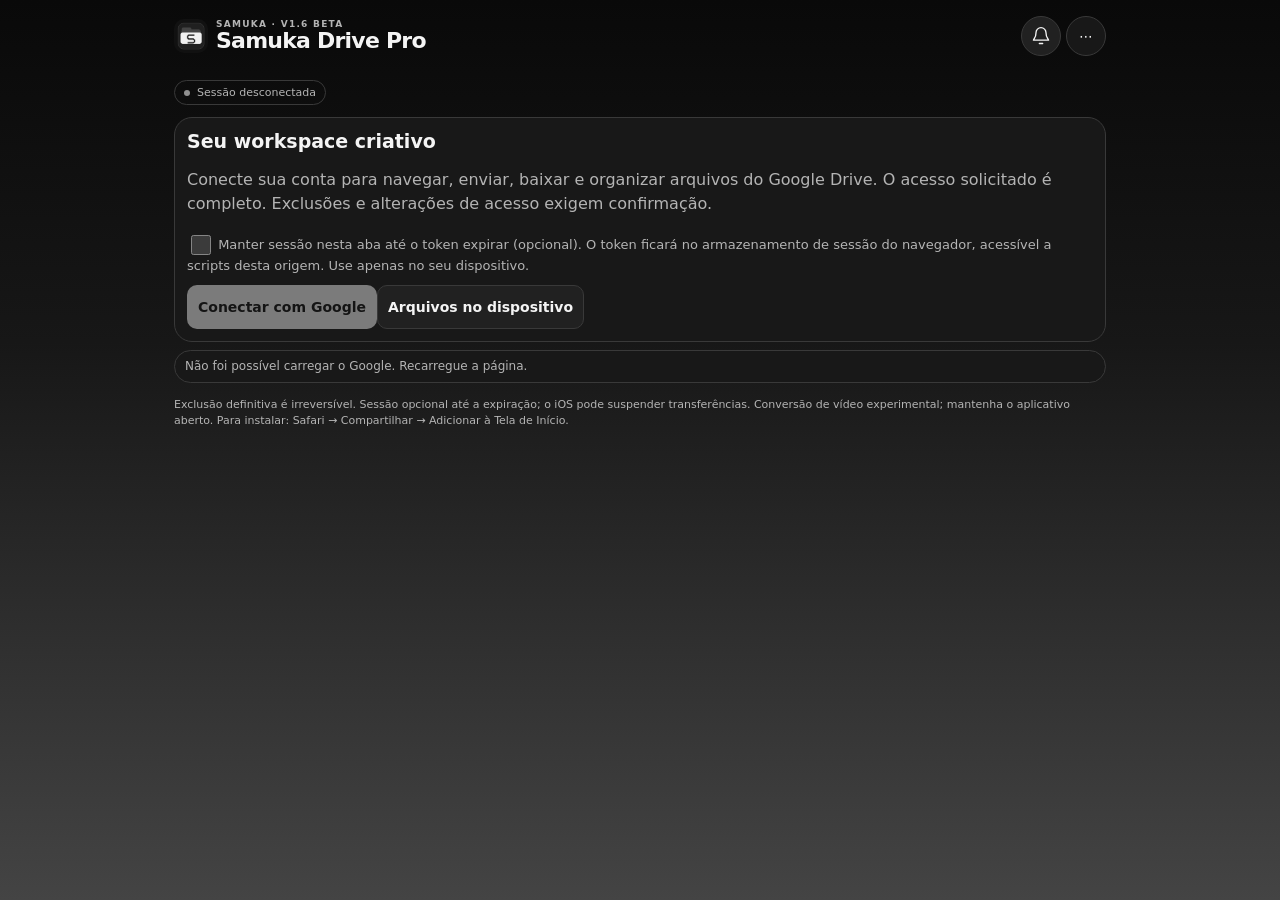
<file: samuka-v16.html>
<!doctype html><html lang="pt-BR"><head><meta charset="utf-8"><meta name="viewport" content="width=device-width,initial-scale=1,viewport-fit=cover"><meta name="referrer" content="strict-origin-when-cross-origin"><title>Samuka Drive Pro</title><meta name="theme-color" content="#111111"><meta name="apple-mobile-web-app-capable" content="yes"><meta name="apple-mobile-web-app-status-bar-style" content="black-translucent"><meta name="apple-mobile-web-app-title" content="Samuka Drive"><link rel="manifest" href="samuka-v16.webmanifest"><link rel="apple-touch-icon" href="samuka-mono-192.png"><style>
:root{color-scheme:dark;font-family:-apple-system,BlinkMacSystemFont,system-ui,sans-serif;background:#111111;color:#f4f1fa;--panel:#1b1a21;--line:#35313e;--muted:#b4afc1;--accent:#c5b2ff}*{box-sizing:border-box}body{margin:0}main{max-width:940px;margin:auto;padding:22px 16px calc(100px + env(safe-area-inset-bottom))}h1{font-size:31px;letter-spacing:-1.7px;margin:6px 0}h2{font-size:19px;margin:0 0 12px}p{line-height:1.5;color:var(--muted)}small,.muted{color:var(--muted);font-size:13px}.eyebrow{font-size:11px;letter-spacing:.19em;color:var(--accent);font-weight:800}button,input,select{font:inherit}button,a.action{display:inline-flex;align-items:center;justify-content:center;min-height:44px;border:1px solid var(--line);border-radius:12px;background:#28262f;color:inherit;padding:10px 13px;font-weight:650;text-decoration:none;cursor:pointer}button.primary{background:var(--accent);color:#1c142e;border-color:transparent}button:disabled{opacity:.45;cursor:default}button.on{border-color:var(--accent);color:var(--accent)}input,select{min-height:44px;border:1px solid var(--line);border-radius:12px;background:#15141a;color:inherit;padding:10px;width:100%;font-size:16px}button,input,select{touch-action:manipulation}header,.row{display:flex;align-items:center;gap:8px;flex-wrap:wrap}header{justify-content:space-between}.grow{flex:1;min-width:0}.panel{padding:16px;background:var(--panel);border:1px solid var(--line);border-radius:20px;margin:14px 0}.bar{height:8px;border-radius:20px;background:#393640;overflow:hidden}.bar>div{height:100%;background:var(--accent);transition:width .2s}.filters{display:flex;gap:7px;overflow:auto;padding:4px 0 10px}.filters button{white-space:nowrap;font-size:13px}.list{display:grid;gap:9px}.list.grid{grid-template-columns:repeat(2,minmax(0,1fr))}.item{border:1px solid var(--line);border-radius:16px;background:var(--panel);padding:12px;min-width:0;display:flex;gap:10px;align-items:center}.grid .item{flex-direction:column;align-items:stretch}.thumb{width:48px;height:48px;object-fit:cover;border-radius:10px;background:#2e293a;display:grid;place-items:center;font-size:23px;flex:none}.grid .thumb{width:100%;height:104px}.name{font-weight:700;overflow-wrap:anywhere;display:block}.textbtn{background:transparent;border:0;padding:0;text-align:left;justify-content:flex-start;min-height:36px}.check{width:22px;height:22px;min-height:22px;accent-color:#bca7ff;flex:none}.grid .check{align-self:flex-start}.actions{display:flex;gap:5px;flex-wrap:wrap}.actions button,.actions a{font-size:12px;padding:8px;min-height:40px}.status{white-space:pre-wrap;overflow-wrap:anywhere;line-height:1.45;color:#dbd2f3}.crumb{overflow-wrap:anywhere}.foot{position:fixed;bottom:0;left:0;right:0;background:#17161dee;backdrop-filter:blur(18px);border-top:1px solid var(--line);padding:8px 12px calc(8px + env(safe-area-inset-bottom));display:flex;justify-content:center;gap:8px;z-index:2}.foot button{font-size:12px;flex:1;max-width:160px}.hidden,[hidden]{display:none!important}dialog{max-width:min(94vw,600px);width:100%;max-height:85dvh;overflow:auto;background:#1b1a21;color:inherit;border:1px solid var(--line);border-radius:20px;padding:20px}dialog::backdrop{background:#0009}pre{white-space:pre-wrap;overflow-wrap:anywhere;font:inherit;font-size:13px}.task{border-top:1px solid var(--line);padding:10px 0}.notice{font-size:13px;color:var(--muted)}@media(min-width:650px){.list.grid{grid-template-columns:repeat(3,minmax(0,1fr))}}

main{padding-top:calc(12px + env(safe-area-inset-top));padding-bottom:calc(88px + env(safe-area-inset-bottom))}h1{font-size:27px;letter-spacing:-1.2px}.panel{margin:8px 0;padding:12px;border-radius:14px}#status{font-size:13px;padding:8px 10px}#account p{margin:5px 0 8px;font-size:13px}#account strong{font-size:13px}.row{gap:6px}button{padding:8px 10px;font-size:14px}.scope{display:flex;gap:5px;margin:12px 0;overflow:auto}.scope button{flex:1;white-space:nowrap;font-size:12px}.item{padding:9px;gap:8px}.thumb{width:42px;height:42px}.actions button,.actions a{min-height:36px}.foot{gap:4px;padding-left:6px;padding-right:6px}.foot button{padding:7px 4px;font-size:11px}.toolbar{margin:8px 0}.crumb{font-size:13px;color:var(--muted)}.name{font-size:15px}.storage-row{margin:5px 0;font-size:12px;color:var(--accent);overflow-wrap:anywhere}.notice{line-height:1.4}.rank-item{padding:10px 0;border-bottom:1px solid var(--line)}#remember{width:20px;height:20px;min-height:20px;vertical-align:middle;accent-color:var(--accent)}#login label{display:block;margin:12px 0;font-size:13px;color:var(--muted)}.compact{font-size:12px}.scope .on{background:#332a49}.grid .thumb{height:120px}
.danger12{color:#ff9aa2!important}.theme-light{color-scheme:light;background:#f5f2fa;color:#211b2e;--panel:#fff;--line:#ddd6e7;--muted:#625c70;--accent:#7652ba}.theme-light button,.theme-light a.action,.theme-light input,.theme-light select,.theme-light dialog{background:#f0ebf7;color:#211b2e}.theme-light .foot{background:#f8f5fbee}.theme-light .status{color:#34274a}.theme-light button.primary{background:#7652ba;color:white}.theme-light .scope .on{background:#e5daf8}.theme-light .storage-row{color:#6943a8}.dense12 .item{padding:5px;gap:5px}.dense12 .actions button{min-height:30px;padding:4px 6px}.dense12 .thumb{width:34px;height:34px}.tools12{display:grid;gap:8px;margin:8px 0}.tools12 button{text-align:left;justify-content:flex-start}.line12{border-bottom:1px solid var(--line);padding:10px 0;overflow-wrap:anywhere}.line12 p{margin:4px 0}.warn12{color:#ff9aa2}.theme-light .warn12,.theme-light .danger12{color:#aa2234!important}
:root{background:#111;color:#f3f3f3;--panel:#181818;--line:#303030;--muted:#a9a9a9;--accent:#f4f4f4}.amoled13{background:#000}main{max-width:1050px;padding-left:14px;padding-right:14px}h1{font-size:26px;letter-spacing:-1px}h2{font-weight:650}.eyebrow{letter-spacing:.14em;color:var(--muted)}button,a.action{background:#212121;border-color:var(--line);font-weight:550;border-radius:10px}button.primary{background:var(--accent);color:#111}.theme-light button.primary{color:white;background:var(--accent)}button.on,.scope .on{background:#303030;color:var(--accent);border-color:#4a4a4a}input,select{background:#141414}.panel{background:var(--panel);border-radius:15px}.status,.storage-row{color:var(--muted)}.bar{background:#303030}.foot{background:#121212ed;border-top:1px solid #2b2b2b;gap:3px}.foot button{background:transparent;border-color:transparent;border-radius:20px}.foot button.on{background:#303030;border-color:#414141}.item{background:var(--panel);border:1px solid var(--line);border-radius:15px}.thumb{background:#282828}.grid .item{padding:10px}.grid .thumb{height:100px}.grid .folderThumb13{width:100%;height:108px}.folderThumb13{width:54px;height:48px;flex:none;display:grid;place-items:center}.folderArt13{width:100%;height:100%;position:relative;max-width:160px;isolation:isolate}.folderBack13{position:absolute;left:9%;top:15%;width:83%;height:75%;background:linear-gradient(150deg,#4a4a4a,#252525);border:1px solid #555;border-radius:9px;z-index:0}.folderBack13:before{content:'';position:absolute;left:0;top:-7%;width:45%;height:17%;border-radius:6px 6px 0 0;background:#434343}.folderFace13{position:absolute;left:6%;top:35%;width:89%;height:60%;background:linear-gradient(160deg,#3f3f3f,#242424);border:1px solid #515151;border-radius:9px;box-shadow:0 3px 6px #0005;z-index:4}.paper13{position:absolute;left:calc(14% + var(--i)*11%);top:calc(6% + var(--i)*4%);width:55%;height:65%;background:#ddd;color:#333;transform:rotate(calc(-7deg + var(--i)*7deg));border-radius:4px;box-shadow:0 1px 4px #0006;z-index:calc(1 + var(--i));font-size:9px;padding:3px;overflow:hidden}.paper13 img{width:100%;height:100%;object-fit:cover}.folderCount13,.mediaMeta13{display:block;font-size:11px;color:var(--muted)}.tag13{font-size:12px;color:var(--accent);margin:4px 0}.status13{width:100%;min-height:34px;font-size:12px;margin:5px 0}.actionsMore13{margin-top:5px;color:var(--muted);font-size:12px}.actionsMore13 summary{cursor:pointer;padding:8px 2px;min-height:32px}.actionsMore13 .actions{padding-top:4px}.storageBar13{height:14px;display:flex;border-radius:9px;background:#333;overflow:hidden}.storageBar13>div{height:100%;flex-shrink:0}.check,#remember{accent-color:var(--accent)}dialog{background:var(--panel);border-radius:18px}.theme-light{background:#f5f5f5;color:#161616;--panel:#fff;--line:#ddd;--muted:#555}.theme-light button,.theme-light a.action,.theme-light input,.theme-light select,.theme-light dialog{background:#eee;color:#161616}.theme-light .scope .on,.theme-light .foot button.on{background:#ddd;color:#161616}.theme-light .foot{background:#fafafaee}.theme-light .status,.theme-light .storage-row{color:var(--muted)}.theme-light .thumb{background:#ddd}.theme-light .folderBack13{background:#aaa;border-color:#888}.theme-light .folderBack13:before{background:#aaa}.theme-light .folderFace13{background:linear-gradient(160deg,#c4c4c4,#aaa);border-color:#aaa}.toolbar13{display:flex;flex-wrap:wrap;gap:6px;margin:8px 0}.toolbar13>*{flex:1;min-width:110px}.toolbar13 button{font-size:12px}.scope button{border-radius:22px}.filters button{border-radius:22px}.foot button{min-height:44px}.theme-light .danger12{color:#aa2234!important}@media(max-width:400px){.grid .item .name{font-size:13px}.grid .folderThumb13{height:85px}}
.advanced13{margin:4px 0 10px;padding:6px 10px;background:var(--panel);border:1px solid var(--line);border-radius:12px}.advanced13 summary{font-size:13px;min-height:30px;display:flex;align-items:center;cursor:pointer}.advanced13 summary:after{content:"+";margin-left:auto}.advanced13[open] summary:after{content:"−"}.toolbar13 select,.toolbar13 input{font-size:13px}.toolbar13>*{min-width:145px}.theme-light .bar{background:#ddd}:root{--panel:#222;--line:#454545;--muted:#c0c0c0;--accent:#f5f5f5;background:#111;color:#f6f6f6}body{min-height:100dvh;background:linear-gradient(180deg,#090909 0,#171717 38vh,#444 100vh);background-attachment:fixed}.amoled13 body{background:#000}.theme-light body{background:linear-gradient(#f7f7f7,#d6d6d6);color:#161616}.theme-light{--panel:#fff;--line:#ddd;--muted:#555}main{max-width:800px;padding-top:calc(14px + env(safe-area-inset-top));padding-bottom:calc(120px + env(safe-area-inset-bottom))}header{flex-wrap:nowrap;align-items:center;gap:8px;margin-bottom:14px}.brand14{display:flex;align-items:center;gap:9px;min-width:0}.brand14 img{width:35px;height:35px;border-radius:10px;flex:none}.brand14 h1{font-size:19px;line-height:1.1;letter-spacing:-.65px;margin:1px 0}.brand14 .eyebrow{font-size:8px;letter-spacing:.12em}header .row{justify-content:flex-end}header button{font-size:11px;min-height:36px;padding:6px 8px;border-radius:20px}.hero14{padding:20px 18px;border-radius:28px;background:linear-gradient(155deg,#161616,#383838);border:1px solid #565656;box-shadow:0 10px 35px #0002;margin:8px 0 16px}.hero14 h2{font-size:34px;letter-spacing:-1.5px;margin:12px 0 0}.hero14 p{margin:7px 0 13px}.big14{font-size:60px;font-weight:550;letter-spacing:-4px;font-variant-numeric:tabular-nums;line-height:1.1;margin-top:24px}.homeGrid14,.studioGrid14{display:grid;grid-template-columns:repeat(2,minmax(0,1fr));gap:10px;margin:12px 0}.tile14{display:flex;flex-direction:column;align-items:flex-start;justify-content:space-between;gap:12px;min-height:104px;padding:16px;border-radius:21px;background:linear-gradient(145deg,#333,#202020);text-align:left;white-space:normal;overflow-wrap:anywhere}.studioGrid14 .tile14{aspect-ratio:1;min-height:0;justify-content:space-between}.studioIcon14{font-size:35px;font-weight:400}.tile14 small{font-size:12px}.homeGrid14 .tile14 strong{font-size:14px}#homeView>button{margin:3px;min-height:42px}#homeView>h2{margin:20px 0 9px}.foot{bottom:calc(8px + env(safe-area-inset-bottom));left:50%;right:auto;transform:translateX(-50%);width:min(calc(100% - 24px),650px);border:1px solid #565656;background:#242424ed;backdrop-filter:blur(20px);border-radius:35px;box-shadow:0 10px 35px #0005;padding:5px;gap:2px}.foot button{flex-direction:column;gap:4px;font-size:10px;min-height:52px;min-width:0;max-width:none;padding:5px 1px;color:#bbb;border-radius:27px}.foot button.on{background:#e3e3e3;color:#111;border-color:transparent}.theme-light .foot{background:#f8f8f8eb;border-color:#bbb}.theme-light .foot button{color:#444}.theme-light .foot button.on{background:#333;color:#fff}.theme-light .hero14{background:linear-gradient(145deg,#fff,#e5e5e5);border-color:#ccc}.theme-light .tile14{background:linear-gradient(#fff,#eee);color:#111}.scope{padding:3px;border:1px solid var(--line);background:#161616;border-radius:28px}.scope button{border:0;background:transparent;min-height:38px}.scope .on{background:#434343;color:white}.theme-light .scope{background:#eee}.panel,.item{background:var(--panel);border-radius:18px}.presentation14{max-width:100%;max-height:72dvh;width:100%;object-fit:contain;display:block;margin:8px 0;border-radius:12px;background:#000}dialog{max-height:85dvh;border-radius:24px}.bar{background:#555}.status{font-size:12px}#account{display:none}#switch14{font-size:11px}#homeView .hero14 .eyebrow{color:var(--muted)}@media(max-width:370px){.brand14 img{width:28px;height:28px}.brand14 h1{font-size:16px}.foot button{font-size:9px}}
.homeFolder14{min-height:125px}.homeFolder14 .folderArt13{height:72px;max-width:100px;width:100%;align-self:center}.homeFolder14 strong{width:100%;text-align:center;overflow-wrap:anywhere}
.progress15{position:fixed;z-index:90;left:50%;transform:translateX(-50%);bottom:calc(86px + env(safe-area-inset-bottom));width:min(calc(100% - 28px),600px);padding:12px;background:var(--panel);border:1px solid var(--line);border-radius:16px;box-shadow:0 8px 28px #0006}.progress15[hidden]{display:none}.progress15.inmodal15{position:sticky;top:0;bottom:auto;left:auto;transform:none;width:100%;margin:0 0 10px;z-index:3}.progress15 progress{appearance:none;width:100%;height:8px;border:0;border-radius:8px;background:var(--line);overflow:hidden;margin:8px 0 4px}.progress15 progress::-webkit-progress-bar{background:var(--line)}.progress15 progress::-webkit-progress-value{background:var(--accent);border-radius:8px}.progress15 progress::-moz-progress-bar{background:var(--accent)}.progress15 .progressDetail15{font-size:12px;color:var(--muted);overflow-wrap:anywhere}.progress15 .progressRow15{display:flex;align-items:center;justify-content:space-between;gap:8px}.progress15 .progressClose15{padding:4px 8px;font-size:12px}#nav button{min-width:0}#nav button span{white-space:nowrap;font-size:clamp(9px,2.5vw,12px)}#nav{gap:2px}#convertView .tile14{min-height:105px}#convertView h2{margin-top:12px}#convertView .panel{margin-top:12px}
/* V1.6 Graphite: compact, progressive disclosure, motion only during activity */
:root:not(.theme-light){--panel:#181818;--line:#393939;--muted:#b4b4b4;--accent:#f4f4f4;background:#0c0c0c;color:#f4f4f4}main{max-width:960px;padding:calc(8px + env(safe-area-inset-top)) 14px calc(100px + env(safe-area-inset-bottom))}header{display:flex;flex-wrap:nowrap;align-items:center;gap:8px;padding:8px 0 10px}.brand14{flex:1;min-width:0;gap:8px!important;display:flex!important;align-items:center}.brand14 img{width:34px!important;height:34px!important;flex:none;border-radius:10px}.brand14>div{min-width:0}.brand14 h1{font-size:clamp(14px,4.2vw,22px)!important;font-weight:700;letter-spacing:-.035em!important;white-space:nowrap;margin:0!important}.brand14 .eyebrow{font-size:9px!important;letter-spacing:.14em;white-space:nowrap}.headerActions16{display:flex;align-items:center;gap:5px;flex:none}.headerActions16>button,.headerActions16>details>summary{height:40px;min-height:40px;min-width:40px;padding:5px;border-radius:50%;display:grid;place-items:center;font-size:14px}.menu16{position:relative}.menu16 summary{cursor:pointer;list-style:none;border:1px solid var(--line);background:var(--panel)}.menu16 summary::-webkit-details-marker,.fold16 summary::-webkit-details-marker{display:none}.menuPop16{position:absolute;z-index:10;right:0;top:46px;width:188px;display:grid;gap:6px;padding:8px;background:var(--panel);border:1px solid var(--line);border-radius:18px;box-shadow:0 12px 32px #0005}.menuPop16 button{justify-content:flex-start;width:100%}.connection16{display:inline-flex;gap:7px;align-items:center;font-size:11px;border:1px solid var(--line);border-radius:99px;padding:5px 9px;color:var(--muted);margin:0 0 4px}.connection16 i{width:6px;height:6px;border-radius:50%;background:#909090}.connection16[data-state=online] i{background:#8bd6a4;box-shadow:0 0 9px #8bd6a477}.connection16[data-state=busy] i{background:#eee;animation:pulse16 1.4s infinite}.connection16[data-state=offline] i{background:#ff9b83}.fold16{border:1px solid var(--line);border-radius:16px;padding:0 10px;background:var(--panel);margin:7px 0}.fold16 summary{min-height:44px;display:flex;align-items:center;justify-content:space-between;list-style:none;cursor:pointer;font-size:13px;font-weight:600;color:inherit}.fold16 summary:after{content:'＋';font-size:19px;color:var(--muted)}.fold16[open] summary:after{content:'−'}.fold16[open]>.row,.fold16[open]>.filters,.fold16[open]>#account{margin:0 0 10px}.fold16 #account{border:0;background:transparent;padding:2px 0}.essentials16{display:grid!important;grid-template-columns:1fr auto auto;gap:6px;margin:8px 0}.essentials16 button{white-space:nowrap;min-height:44px}.search16{display:flex;gap:6px;margin:8px 0}.search16 #search{min-width:0;flex:1}.search16 #layout{min-width:60px}.scope{margin:7px 0;gap:4px}.scope button{min-width:0;padding:6px 5px;font-size:11px}.row button{border-radius:12px}.panel{border-radius:18px}.hero14{position:relative;isolation:isolate;overflow:hidden;background:linear-gradient(155deg,#121212 0%,#252525 75%,#303030 100%)!important}.hero14>*:not(.orb16){position:relative;z-index:1}.hero14 .orb16{position:absolute;right:-26px;top:-42px;width:180px;height:180px;border-radius:50%;background:radial-gradient(circle,#c7c7c7 0.9px,transparent 1.5px) 0 0/7px 7px;mask-image:radial-gradient(ellipse,#000 10%,#0009 54%,transparent 72%);opacity:.16;transform:rotate(-14deg);pointer-events:none}.theme-light .hero14{background:linear-gradient(160deg,#fff,#dedede)!important}.process16,.progress15{background:linear-gradient(145deg,#1d1d1d,#101010);border:1px solid #444;border-radius:18px;padding:14px;margin:10px 0;box-shadow:0 8px 25px #0003}.theme-light .process16,.theme-light .progress15{background:#f6f6f6;color:#111}.process16 progress,.progress15 progress{display:block;width:100%;height:7px;margin:10px 0;accent-color:var(--accent);border:0;border-radius:20px;overflow:hidden}.process16 progress::-webkit-progress-bar,.progress15 progress::-webkit-progress-bar{background:#414141;border-radius:20px}.process16 progress::-webkit-progress-value,.progress15 progress::-webkit-progress-value{background:#eee;border-radius:20px;box-shadow:0 0 8px #ffffff60;transition:width .2s linear}.theme-light progress::-webkit-progress-value{background:#333!important}.percent16{font-size:14px;font-variant-numeric:tabular-nums;color:var(--accent);float:right}.spin16{width:15px;height:15px;flex:none;border:2px solid #777;border-top-color:#eee;border-radius:50%;animation:spin16 .9s linear infinite}.task .bar>div{box-shadow:0 0 7px #fff5}.tile14{border-radius:20px;transition:transform .15s ease,background .15s ease}.tile14:active,button:active:not(:disabled){transform:scale(.98)}.foot{max-width:620px!important;gap:2px!important}.foot button{min-width:0!important;padding:5px 2px!important}.foot button span{font-size:10px!important;white-space:nowrap}.foot button svg{width:19px;height:19px}.foot button.on{box-shadow:inset 0 1px 1px #ffffff20}#status{margin:5px 0;padding:7px 10px;max-height:75px;overflow:auto;font-size:12px}#modal{border-radius:24px;border-color:var(--line);box-shadow:0 20px 60px #0006}#modalBody>small{display:block;margin:12px 0 4px}footer.notice{font-size:11px;margin-top:14px}.theme-light .connection16 i{box-shadow:none}@keyframes spin16{to{transform:rotate(360deg)}}@keyframes pulse16{50%{opacity:.35;box-shadow:0 0 9px #fff8}}@media(prefers-reduced-motion:reduce){*,*::before,*::after{animation:none!important;transition:none!important;scroll-behavior:auto!important}}@media(max-width:350px){.brand14 img{width:27px!important;height:27px!important}.brand14 h1{font-size:13px!important}.headerActions16>button,.headerActions16>details>summary{min-width:34px}.foot button span{font-size:9px!important}.essentials16 button{font-size:11px;padding:6px}}

#bell13{position:relative}.bellDot16{position:absolute;top:0;right:-1px;font-size:9px;line-height:15px;min-width:15px;text-align:center;background:#ededed;color:#111;border-radius:20px;padding:0 2px}

</style></head><body><main><header><div class="brand14"><img alt="" src="samuka-mono-192.png"/><div><div class="eyebrow">SAMUKA · V1.6 BETA</div><h1>Samuka Drive Pro</h1></div></div><div class="headerActions16"><button aria-label="Notificações" id="bell13" title="Notificações">Avisos</button><details class="menu16" id="menu16"><summary aria-label="Abrir menu da conta">⋯</summary><div class="menuPop16"><button hidden="" id="sessionSettings">⚙ Sessão</button><button hidden="" id="switch14">Trocar conta</button><button hidden="" id="logout">Sair</button><button id="diag16">Conexão e diagnóstico</button></div></details></div></header><div class="connection16" id="connection16" role="status"><i aria-hidden="true"></i><span>Aguardando conexão</span></div><section class="panel" id="login"><h2>Seu workspace criativo</h2><p>Conecte sua conta para navegar, enviar, baixar e organizar arquivos do Google Drive. O acesso solicitado é completo. Exclusões e alterações de acesso exigem confirmação.</p><label><input id="remember" type="checkbox"/> Manter sessão nesta aba até o token expirar (opcional). O token ficará no armazenamento de sessão do navegador, acessível a scripts desta origem. Use apenas no seu dispositivo.</label><button class="primary" disabled="" id="connect">Conectar com Google</button><button id="offlineLogin14">Arquivos no dispositivo</button></section><div aria-live="polite" class="panel status" id="status" role="status">Carregando autorização…</div><section hidden="" id="app"><details class="fold16"><summary>Conta e armazenamento</summary><div class="panel" id="account"></div></details><section hidden="" id="homeView"></section><section hidden="" id="convertView"></section><section id="filesView"><div class="scope" id="scope"><button data-scope="root">Meu Drive</button><button data-scope="shared">Compartilhados</button><button data-scope="drives">Drives de equipe</button></div><div class="row"><button id="back">‹ Voltar</button><button id="root">Início</button><div class="grow crumb" id="crumb"></div><button id="favFolder">☆</button></div><div class="essentials16" style="margin-top:12px"><button class="primary" id="upload">↑ Enviar arquivos</button><button id="mkdir">+ Pasta</button><button aria-label="Atualizar" id="refresh">↻</button><input hidden="" id="picker" multiple="" type="file"/></div><details class="fold16"><summary>Mais ferramentas</summary><div class="row"><button hidden="" id="rank">Peso / ranking</button><button id="moreTools">Ferramentas</button><button id="link14">Abrir link</button><button id="studio13">Studio</button><button aria-label="Busca universal" id="universal13">Geral</button></div></details><div class="search16" style="margin-top:12px"><input class="grow" id="search" placeholder="Buscar nesta pasta" type="search"/><button id="layout">Galeria</button></div><details class="fold16"><summary>Filtros, ordenação e produção</summary><div class="filters" id="filters"></div><div class=""><div class="toolbar13"><select aria-label="Orientação" id="orientation13"><option value="">Orientação: todas</option><option>Vertical</option><option>Horizontal</option><option>Quadrado</option></select><input aria-label="Filtrar etiqueta" id="tagFilter13" placeholder="Filtrar etiqueta"/><button id="production13">Produção: desativada</button><button id="captureGroup13">Por data de captura</button></div><div class="row"><select aria-label="Ordenação" class="grow" id="sort12"><option value="natural">Nome / sequência numérica</option><option value="capture">Data de captura (quando disponível)</option><option value="created">Criação no Drive</option><option value="modified">Modificação recente</option><option value="size">Maior tamanho</option></select><button id="editSeq">Sequência de edição</button></div></div></details><div class="row" style="margin-bottom:10px"><button id="selectAll">Selecionar visíveis</button><div class="row" hidden="" id="selection13"><button disabled="" id="rename">Renomear em massa</button><button disabled="" id="batch13">Baixar em lote</button><button disabled="" id="trashSelected">Lixeira / ocultar</button></div><span class="muted" id="count"></span></div><div class="list" id="list"></div></section><section class="panel" hidden="" id="transfersView"><h2>Transferências</h2><p class="notice">Uploads em blocos de 4 MiB. Ao voltar ao aplicativo, falhas transitórias elegíveis são retomadas quando a sessão ainda existe. Use Retomar para consultar o progresso no Google sem repetir blocos já recebidos. Se o iOS encerrar a página, será necessário selecionar os arquivos novamente. O iOS pode interromper o processo em segundo plano. Downloads nativos são acompanhados pelo Safari, não por este painel.</p><div id="tasks"></div></section><section class="panel" hidden="" id="favoritesView"><h2>Pastas favoritas</h2><div id="favorites"></div></section><section class="panel" hidden="" id="historyView"><h2>Histórico neste dispositivo</h2><div id="history"></div></section><div class="foot" id="nav"><button class="on" data-view="files">Arquivos</button><button data-view="transfers">Envios</button><button data-view="favorites">Favoritos</button><button data-view="history">Histórico</button></div></section><footer class="notice">Exclusão definitiva é irreversível. Sessão opcional até a expiração; o iOS pode suspender transferências. Conversão de vídeo experimental; mantenha o aplicativo aberto. Para instalar: Safari → Compartilhar → Adicionar à Tela de Início.</footer></main><dialog id="modal"><div class="row"><h2 class="grow" id="modalTitle"></h2><button id="close">Fechar</button></div><div id="modalBody"></div></dialog>
<script>
'use strict';
const CLIENT='284735647572-fjbiid4k7abis5nlieg9nv8jq0jus6rf.apps.googleusercontent.com',SCOPE='https://www.googleapis.com/auth/drive',API='https://www.googleapis.com/drive/v3/',FOLDER='application/vnd.google-apps.folder',FIELDS='id,name,mimeType,size,createdTime,modifiedTime,parents,sha256Checksum,md5Checksum,trashed,explicitlyTrashed,thumbnailLink,webViewLink,webContentLink,resourceKey,ownedByMe,owners(displayName),quotaBytesUsed,driveId,shortcutDetails(targetId,targetMimeType,targetResourceKey),capabilities(canDownload,canRename,canAddChildren,canTrash,canUntrash,canDelete,canCopy,canMoveItemWithinDrive,canMoveItemOutOfDrive,canShare),imageMediaMetadata,videoMediaMetadata';
const $=id=>document.getElementById(id);let token=null,expiry=0,client=null,accountKey='',path=[{id:'root',name:'Meu Drive'}],files=[],selected=new Set(),filter='Todos',grid=false,loadVersion=0,history=[],favorites=[],tasks=[],running=false,loading=false;const parent=()=>path.at(-1).id;
const roots={root:'Meu Drive',shared:'Compartilhados comigo',drives:'Drives de equipe'},SESSION='samuka-v11-session',weights=new Map();let activeView='files',restoreFailed=false,accountEmail='',meQuota={},scanning=false;const synthetic=()=>['shared','drives'].includes(parent());
function rootPath(id='root'){return [{id,name:roots[id]}]}
function getStore(k,def){try{return JSON.parse(localStorage.getItem(k)||'null')??def}catch{return def}}
function setStore(k,v){try{localStorage.setItem(k,JSON.stringify(v))}catch{}}
function saveState(){if(accountKey)setStore('samuka-state-'+accountKey,{path,filter,grid,search:$('search').value,view:activeView,history,sort:$('sort12').value});}
function clearSession(){try{sessionStorage.removeItem(SESSION)}catch{}}
function rememberSession(){clearSession();if($('remember').checked&&token&&expiry>Date.now())try{sessionStorage.setItem(SESSION,JSON.stringify({token,expiry}))}catch{}}
function readSession(){try{const s=JSON.parse(sessionStorage.getItem(SESSION)||'null');if(s&&typeof s.token==='string'&&s.expiry>Date.now())return s}catch{}clearSession();return null}
function expire(){token=null;expiry=0;clearSession();$('login').hidden=false;$('connect').disabled=false;$('connect').textContent='Reconectar com Google';}
function folderNode(f){return {id:f.id,name:f.name,driveId:f.driveId||'',resourceKey:f.resourceKey||'',canAddChildren:f.capabilities?.canAddChildren!==false}}
function resourceHeaders(id,key){return key?{'X-Goog-Drive-Resource-Keys':id+'/'+key}:{}}
function personalQuota(f){if(f.driveId||f.ownedByMe===false)return 0;if(f.ownedByMe===true&&f.quotaBytesUsed!=null)return Number(f.quotaBytesUsed);return null}
function owner(f){return f.driveId?'Drive de equipe':f.ownedByMe===true?'Você':f.owners?.map(x=>x.displayName).filter(Boolean).join(', ')||'Não informado'}
function cacheWeight(f){const w=weights.get(f.id);return w&&Date.now()-w.at<300000?w:null}
function invalidateWeights(){weights.clear()}

function el(tag,text,cls){const e=document.createElement(tag);if(text!=null)e.textContent=text;if(cls)e.className=cls;return e}function btn(text,fn,cls){const e=el('button',text,cls);e.addEventListener('click',fn);return e}function say(t){$('status').textContent=t}function bytes(n){if(n==null)return '—';n=Number(n);return n>=1e9?(n/1e9).toFixed(1)+' GB':n>=1e6?(n/1e6).toFixed(1)+' MB':n>=1e3?(n/1e3).toFixed(1)+' KB':n+' B'}function dt(s){return s?new Date(s).toLocaleDateString('pt-BR'):'—'}function qstr(s){return s.replace(/\\/g,'\\\\').replace(/'/g,"\\'")}function url(path,params={}){return API+path+'?'+new URLSearchParams(params)}function auth(){if(!token||Date.now()>=expiry){expire();throw Error('Sessão expirada. Reconecte com Google para continuar.')}return {Authorization:'Bearer '+token}}
async function req(u,opts={}){const r=await fetch(u,{...opts,headers:{...auth(),...(opts.headers||{})},cache:'no-store'});if(!r.ok){if(r.status===401){expire()}let msg='HTTP '+r.status;try{msg=(await r.json()).error.message||msg}catch{}throw Error(msg)}return r}async function json(u,opts){return (await req(u,opts)).json()}function err(e){say('Não concluído: '+e.message)}function log(t){history.unshift(new Date().toLocaleString('pt-BR')+' · '+t);history=history.slice(0,100);renderHistory();saveState()}function safeLink(s){try{const u=new URL(s);return u.protocol==='https:'&&(/(^|\.)google\.com$|(^|\.)googleusercontent\.com$/.test(u.hostname))?u.href:null}catch{return null}}
async function enterAccount(){restoreFailed=false;const a=await json(url('about',{fields:'user(displayName,permissionId,emailAddress),storageQuota(limit,usage,usageInDrive,usageInDriveTrash)'}));const next=a.user.permissionId||'';const changed=accountKey!==next;if(changed){tasks=[];history=[];files=[];selected.clear();invalidateWeights();accountKey=next;const s=getStore('samuka-state-'+accountKey,{});path=Array.isArray(s.path)&&s.path.length&&Object.hasOwn(roots,s.path[0].id)?s.path:rootPath();filter=typeof s.filter==='string'&&kinds.includes(s.filter)?s.filter:'Todos';grid=!!s.grid;$('sort12').value=['natural','capture','created','modified','size'].includes(s.sort)?s.sort:'natural';$('search').value=typeof s.search==='string'?s.search:'';history=Array.isArray(s.history)?s.history.slice(0,100):[];activeView=['home','files','transfers','favorites','history','convert'].includes(s.view)?s.view:'home'}loadPrefs12();accountEmail=a.user.emailAddress||'';favorites=getStore('samuka-favs-'+accountKey,[]);if(!Array.isArray(favorites))favorites=[];const q=a.storageQuota||{},box=$('account');meQuota=q;box.replaceChildren(el('strong',a.user.displayName||'Conta conectada'),el('p',bytes(q.usage)+' usados de '+bytes(q.limit)+(q.usageInDrive!=null?' · Drive: '+bytes(q.usageInDrive):'')));if(Number(q.limit)>0){const b=el('div',null,'bar'),fill=el('div');fill.style.width=Math.min(100,Number(q.usage)/Number(q.limit)*100)+'%';b.append(fill);box.append(b)}$('login').hidden=true;$('app').hidden=false;$('logout').hidden=false;$('switch14').hidden=false;$('sessionSettings').hidden=false;$('layout').textContent=grid?'Lista':'Galeria';renderFavorites();renderTasks();showView(activeView);await load();if(restoreFailed){restoreFailed=false;path=rootPath();await load();say('A última pasta não está mais acessível. Voltamos ao Meu Drive.')}rememberSession()}
function ready(){try{client=google.accounts.oauth2.initTokenClient({client_id:CLIENT,scope:SCOPE,include_granted_scopes:false,callback:async r=>{$('connect').disabled=false;if(r.error||!r.access_token||!google.accounts.oauth2.hasGrantedAllScopes(r,SCOPE)){say('Acesso completo não concedido. '+(r.error||''));return}token=r.access_token;expiry=Date.now()+Number(r.expires_in||3600)*1000-15000;try{await enterAccount()}catch(e){err(e)}},error_callback:e=>{$('connect').disabled=false;say('Autorização: '+(e.type||'erro'))}});$('connect').disabled=false;const s=readSession();if(s){token=s.token;expiry=s.expiry;$('remember').checked=true;enterAccount().catch(e=>{expire();err(e)})}else{say('Pronto para conectar.');$('connect').textContent='Conectar com Google'}}catch(e){err(e)}}
function connect(){if(!client)return;if(running){say('Pause ou aguarde a transferência antes de reconectar.');return;}$('connect').disabled=true;try{client.requestAccessToken({prompt:'',...(accountEmail?{login_hint:accountEmail}:{})})}catch(e){$('connect').disabled=false;err(e)}}$('connect').onclick=connect;$('remember').onchange=rememberSession;$('sessionSettings').onclick=()=>{const b=modal('Sessão e privacidade'),c=el('input',null,'check');c.type='checkbox';c.checked=$('remember').checked;c.onchange=()=>{$('remember').checked=c.checked;rememberSession()};const row=el('label',null,'row');row.append(c,el('span','Manter token nesta aba até expirar'));b.append(row,el('p','Ative apenas em dispositivo pessoal. A sessão pode sobreviver a recarregamentos, mas não é permanente. Qualquer script da mesma origem pode acessar esse token. Pastas, favoritos e histórico ficam no armazenamento local, separados por conta.','notice'),btn('Limpar histórico e preferências locais',()=>{if(!confirm('Limpar histórico, favoritos e preferências deste dispositivo? Seus arquivos não serão alterados.'))return;history=[];favorites=[];try{localStorage.removeItem('samuka-state-'+accountKey);localStorage.removeItem('samuka-favs-'+accountKey)}catch{}renderHistory();renderFavorites();renderFavButton();say('Dados locais removidos.')}))};$('logout').onclick=()=>{if(running||scanning){say('Aguarde ou pause a operação antes de sair.');return}saveState();clearSession();token=null;expiry=0;loadVersion++;loading=false;files=[];selected.clear();tasks=[];favorites=[];history=[];invalidateWeights();accountKey='';accountEmail='';path=rootPath();filter='Todos';grid=false;activeView='files';$('search').value='';$('app').hidden=true;$('logout').hidden=true;$('switch14').hidden=true;$('sessionSettings').hidden=true;$('login').hidden=false;$('connect').textContent='Conectar com Google';say('Sessão encerrada. Para revogar a autorização, use a página de segurança da conta Google.')};
async function listChildren(id,{shared=false,driveId='',resourceKey='',fields=FIELDS,maxPages=Infinity}={}){let page='',all=[],incomplete=false,pages=0;do{const p={q:'trashed = false and '+(shared?'sharedWithMe':"'"+qstr(id)+"' in parents"),fields:'nextPageToken,incompleteSearch,files('+fields+')',pageSize:'100',orderBy:'folder,name_natural',supportsAllDrives:'true',includeItemsFromAllDrives:'true',corpora:driveId?'drive':'user'};if(driveId)p.driveId=driveId;if(page)p.pageToken=page;const r=await json(url('files',p),{headers:resourceHeaders(id,resourceKey)});all.push(...(r.files||[]));page=r.nextPageToken||'';incomplete||=!!r.incompleteSearch;pages++}while(page&&pages<maxPages);return {items:all,incomplete:incomplete||!!page,pages}}
async function listDrives(){let page='',all=[];do{const p={pageSize:'100',fields:'nextPageToken,drives(id,name)'};if(page)p.pageToken=page;const r=await json(url('drives',p));all.push(...(r.drives||[]).map(d=>({...d,driveId:d.id,mimeType:FOLDER,teamRoot:true})));page=r.nextPageToken||''}while(page);return all}
function scopeUI(){for(const b of $('scope').querySelectorAll('button'))b.classList.toggle('on',b.dataset.scope===path[0].id);const disabled=synthetic()||path.at(-1).canAddChildren===false;$('upload').disabled=disabled;$('mkdir').disabled=disabled;$('favFolder').disabled=synthetic();$('rank').disabled=loading||scanning;}
async function load(){const version=++loadVersion,id=parent(),node=path.at(-1);loading=true;files=[];selected.clear();render();$('crumb').textContent=path.map(x=>x.name).join(' / ');$('back').disabled=path.length<2;scopeUI();say('Carregando arquivos…');try{let result=id==='drives'?{items:await listDrives()}:await listChildren(id,{shared:id==='shared',driveId:node.driveId,resourceKey:node.resourceKey});if(version!==loadVersion)return;files=result.items;say('Conectado · '+files.length+' itens'+(result.incomplete?' · listagem parcial':'')+'.');saveState()}catch(e){if(version===loadVersion){err(e);if(!token)return;if(path.length>1&&files.length===0&&/not found|404|403|permission/i.test(e.message))restoreFailed=true}}finally{if(version===loadVersion){loading=false;render();renderFavButton();scopeUI()}}}
function openFolder(f){path.push(folderNode(f));$('search').value='';filter='Todos';log('Abriu '+f.name);load()}
async function openShortcut(f){try{const d=f.shortcutDetails;if(!d?.targetId)throw Error('Destino indisponível.');const target=await json(url('files/'+encodeURIComponent(d.targetId),{fields:FIELDS,supportsAllDrives:'true'}),{headers:resourceHeaders(d.targetId,d.targetResourceKey)});if(d.targetResourceKey&&!target.resourceKey)target.resourceKey=d.targetResourceKey;if(target.mimeType===FOLDER)openFolder(target);else details(target)}catch(e){err(e)}}
function switchScope(id){path=rootPath(id);$('search').value='';filter='Todos';showView('files');load()}
$('scope').onclick=e=>{const b=e.target.closest('button');if(b?.dataset.scope)switchScope(b.dataset.scope)};$('back').onclick=()=>{if(path.length>1){path.pop();$('search').value='';load()}};$('root').onclick=()=>switchScope('root');$('refresh').onclick=()=>{invalidateWeights();load()};
function type(f){if(f.mimeType===FOLDER||f.shortcutDetails?.targetMimeType===FOLDER)return 'Pastas';if(f.mimeType.startsWith('video/')||/\.(mov|mp4|mkv|webm)$/i.test(f.name))return 'Vídeos';if(f.mimeType.startsWith('image/'))return 'Fotos';if(f.mimeType.startsWith('audio/'))return 'Áudios';if(f.mimeType==='application/pdf')return 'PDFs';return 'Outros'}const kinds=['Todos','Pastas','Vídeos','Fotos','PDFs','Áudios','Outros'];function visible(){const s=$('search').value.toLocaleLowerCase('pt-BR');return sortFiles12(files.filter(f=>!hidden12().includes(f.id)&&(filter==='Todos'||type(f)===filter)&&f.name.toLocaleLowerCase('pt-BR').includes(s)))}function render(){const list=$('list');list.className='list'+(grid?' grid':'');list.replaceChildren();$('filters').replaceChildren(...kinds.map(k=>btn(k,()=>{filter=k;render();saveState()},k===filter?'on':'')));const arr=visible();$('count').textContent=arr.length+' visíveis · '+selected.size+' selecionados';$('rename').disabled=!selected.size||loading;$('trashSelected').disabled=!selected.size||loading;$('selectAll').disabled=!arr.length;if(!arr.length)list.append(el('p',loading?'Carregando…':'Nenhum item encontrado.','muted'));for(const f of arr){const item=el('article',null,'item'),check=el('input',null,'check');check.type='checkbox';check.checked=selected.has(f.id);check.setAttribute('aria-label','Selecionar '+f.name);check.onchange=()=>{if(check.checked)selected.add(f.id);else selected.delete(f.id);$('count').textContent=arr.length+' visíveis · '+selected.size+' selecionados';$('rename').disabled=!selected.size;$('trashSelected').disabled=!selected.size};item.append(check);let thumb=el('div',({Pastas:'📁',Vídeos:'▶',Fotos:'▧',Áudios:'♫',PDFs:'PDF',Outros:'▤'})[type(f)],'thumb');const t=safeLink(f.thumbnailLink);if(grid&&t){const img=el('img',null,'thumb');img.src=t;img.alt='';img.loading='lazy';img.referrerPolicy='no-referrer';img.onerror=()=>img.replaceWith(thumb);item.append(img)}else item.append(thumb);const content=el('div',null,'grow'),name=btn(f.name,()=>f.mimeType===FOLDER?openFolder(f):f.shortcutDetails?openShortcut(f):details(f),'textbtn name');content.append(name,el('div',(f.mimeType===FOLDER?'Pasta':f.shortcutDetails?'Atalho':bytes(f.size))+' · '+owner(f),'muted'));const actions=el('div',null,'actions');if(f.mimeType===FOLDER){const w=cacheWeight(f);content.append(el('div',w?weightLabel(w):'Peso não calculado','storage-row'));actions.append(btn(w?'Recalcular':'Calcular peso',()=>measureOne(f)));actions.append(btn('☆ Favorito',()=>addFavorite(f)))}else{const q=personalQuota(f);content.append(el('div','Sua cota: '+(q==null?'não informada':bytes(q)),'storage-row'))}if(f.mimeType!==FOLDER){const link=safeLink(f.webViewLink);if(link){const a=el('a','Abrir','action');a.href=link;a.target='_blank';a.rel='noopener noreferrer';a.onclick=()=>log('Abriu '+f.name);actions.append(a)}if(f.capabilities?.canDownload!==false)actions.append(btn('Baixar',()=>download(f)))}actions.append(btn('Info',()=>details(f)));if(!f.teamRoot){if(canTrash12(f))actions.append(btn('Lixeira',()=>trashBatch12([f]),'danger12'));else if(!f.ownedByMe)actions.append(btn('Ocultar',()=>trashBatch12([f])));if(f.mimeType!==FOLDER&&(f.capabilities?.canCopy||f.capabilities?.canMoveItemWithinDrive||f.capabilities?.canMoveItemOutOfDrive))actions.append(btn('Mover / copiar',()=>destination12(f)));actions.append(btn('Acessos',()=>permissions12(f)));}content.append(actions);item.append(content);list.append(item)}}$('search').oninput=()=>{render();saveState()};$('layout').onclick=()=>{grid=!grid;$('layout').textContent=grid?'Lista':'Galeria';render();saveState()};$('selectAll').onclick=()=>{const a=visible();if(a.every(f=>selected.has(f.id)))a.forEach(f=>selected.delete(f.id));else a.forEach(f=>selected.add(f.id));render()};
function modal(title){$('modalTitle').textContent=title;const b=$('modalBody');b.replaceChildren();$('modal').showModal();return b}$('close').onclick=()=>$('modal').close();$('modal').addEventListener('cancel',e=>{if($('close').disabled)e.preventDefault()});function details(f){const b=modal('Informações');b.append(el('h2',f.name),el('pre',['Formato: '+f.mimeType,'Tamanho: '+bytes(f.size),'Modificado: '+dt(f.modifiedTime),'Proprietário: '+owner(f),'Consumo pessoal: '+(f.mimeType===FOLDER?'Calcule o peso':personalQuota(f)==null?'Não informado':bytes(personalQuota(f))),'Pode baixar: '+(f.capabilities?.canDownload?'Sim':'Não informado'),'Pode renomear: '+(f.capabilities?.canRename?'Sim':'Não informado')].join('\n')));for(const [label,m] of [['Dados de imagem / EXIF disponíveis',f.imageMediaMetadata],['Dados de vídeo',f.videoMediaMetadata]]){if(m){b.append(el('strong',label),el('pre',JSON.stringify(m,null,2)))}}if(f.shortcutDetails)b.append(btn('Abrir destino',()=>{$('modal').close();openShortcut(f)}));if(f.mimeType===FOLDER)b.append(btn('Abrir pasta',()=>{$('modal').close();openFolder(f)}));if(f.capabilities?.canRename&&files.some(x=>x.id===f.id))b.append(btn('Renomear',()=>{selected=new Set([f.id]);$('modal').close();renameDialog()}))}
function download(f){const link=safeLink(f.webContentLink);if(link){const a=el('a');a.href=link;a.target='_blank';a.rel='noopener noreferrer';document.body.append(a);a.click();a.remove();log('Solicitou download '+f.name);say('Download solicitado ao navegador. Confira o gerenciador do Safari.');return}const view=safeLink(f.webViewLink);if(view){window.open(view,'_blank','noopener,noreferrer');log('Abriu para download '+f.name);say('Use a opção de download/exportação do Google para este arquivo.');return}say('O Google não forneceu um link de download para este arquivo.')}
function renameDialog(){const items=sortFiles12(files.filter(f=>selected.has(f.id)&&f.capabilities?.canRename));if(!items.length){say('Nenhum item selecionado permite renomeação.');return}const b=modal('Renomear '+items.length+' itens'),mode=el('select');for(const [v,t] of [['prefix','Adicionar prefixo'],['suffix','Adicionar sufixo'],['replace','Substituir texto'],['number','Numerar'],['single','Nome completo (um item)']]){if(v==='single'&&items.length!==1)continue;const o=el('option',t);o.value=v;mode.append(o)}const a=el('input'),c=el('input'),preview=el('pre'),go=btn('Aplicar nomes',async()=>{const changes=plan();if(!changes.length||changes.some(x=>!x.name.trim()))return;if(!confirm('Confirma renomear '+changes.length+' itens? Nenhum arquivo será excluído.'))return;const prog=begin15('Renomear arquivos',changes.length);if(!prog)return;go.disabled=true;let ok=0;const errors=[];try{for(const x of changes){try{prog.check();await json(url('files/'+encodeURIComponent(x.f.id),{supportsAllDrives:'true',fields:'id,name'}),{method:'PATCH',headers:{'Content-Type':'application/json',...resourceHeaders(x.f.id,x.f.resourceKey)},body:JSON.stringify({name:x.name})});record14({kind:'rename',id:x.f.id,name:x.f.name,after:x.name,key:x.f.resourceKey});ok++;log('Renomeou '+x.f.name+' → '+x.name);prog.step(true)}catch(e){errors.push(x.f.name+': '+e.message);prog.step(false)}}await load()}finally{prog.end();go.disabled=false}say(ok+' renomeados.'+(errors.length?'\nFalhas: '+errors.join('\n'):''))},'primary');function plan(){if(mode.value==='replace'&&!a.value)return [];if(mode.value==='single'&&!a.value.trim())return [];return items.map((f,i)=>{const dot=f.mimeType===FOLDER?-1:f.name.lastIndexOf('.'),base=dot>0?f.name.slice(0,dot):f.name,ext=dot>0?f.name.slice(dot):'';let n=({prefix:()=>a.value+base+ext,suffix:()=>base+a.value+ext,replace:()=>f.name.split(a.value).join(c.value),number:()=>a.value+String(i+1).padStart(3,'0')+'_'+base+ext,single:()=>a.value})[mode.value]();return {f,name:n}}).filter(x=>x.name!==x.f.name)}function update(){a.placeholder=mode.value==='replace'?'Texto a substituir':mode.value==='single'?'Novo nome completo':'Texto (opcional na numeração)';c.placeholder='Novo texto';c.hidden=mode.value!=='replace';const p=plan();preview.textContent=p.slice(0,30).map(x=>x.f.name+' → '+x.name).join('\n')||'Nenhuma alteração';go.disabled=!p.length||p.some(x=>!x.name.trim())}mode.onchange=a.oninput=c.oninput=update;b.append(mode,a,c,preview,go);update()}$('rename').onclick=renameDialog;
$('mkdir').onclick=async()=>{if(synthetic())return;const n=prompt('Nome da nova pasta');if(!n?.trim())return;try{await json(url('files',{supportsAllDrives:'true',fields:'id,name'}),{method:'POST',headers:{'Content-Type':'application/json',...resourceHeaders(parent(),path.at(-1).resourceKey)},body:JSON.stringify({name:n.trim(),mimeType:FOLDER,parents:[parent()]})});invalidateWeights();log('Criou pasta '+n);await load()}catch(e){err(e)}};
function addFavorite(f){if(!favorites.some(x=>x.id===f.id)){favorites.push({...folderNode(f),scope:path[0].id});setStore('samuka-favs-'+accountKey,favorites);renderFavorites();say('Pasta adicionada aos favoritos.')}else say('Pasta já está nos favoritos.')}
function renderFavButton(){$('favFolder').textContent=favorites.some(x=>x.id===parent())?'★':'☆'}$('favFolder').onclick=()=>{const p=path.at(-1);if(favorites.some(x=>x.id===p.id))favorites=favorites.filter(x=>x.id!==p.id);else favorites.push({...p,scope:path[0].id});try{localStorage.setItem('samuka-favs-'+accountKey,JSON.stringify(favorites))}catch{}renderFavButton();renderFavorites()};function renderFavorites(){const b=$('favorites');b.replaceChildren();if(!favorites.length)b.append(el('p','Marque uma pasta com a estrela.','muted'));for(const f of favorites)b.append(btn(f.name,()=>{path=f.id==='root'?rootPath():[...rootPath(Object.hasOwn(roots,f.scope)?f.scope:'root'),f];showView('files');load()}));b.append(el('p','Favoritos ficam no armazenamento local deste navegador.','notice'))}function renderHistory(){const b=$('history');b.replaceChildren(...history.map(x=>el('p',x)));if(!history.length)b.append(el('p','Nenhuma atividade nesta sessão.','muted'))}function showView(v){for(const x of ['files','transfers','favorites','history'])$(x+'View').hidden=x!==v;for(const b of $('nav').querySelectorAll('button'))b.classList.toggle('on',b.dataset.view===v);activeView=v;if(v==='history')renderHistory();saveState()}$('nav').onclick=e=>{if(e.target.dataset.view)showView(e.target.dataset.view)};
$('upload').onclick=()=>{if(!synthetic())$('picker').click()};$('picker').onchange=()=>{const p=parent();if(synthetic())return;for(const f of $('picker').files)tasks.push({f,parent:p,resourceKey:path.at(-1).resourceKey,driveId:path.at(-1).driveId,session:null,offset:0,state:'Na fila',pause:false,autoRetry:false,rate:0});$('picker').value='';showView('transfers');renderTasks();pump()};
function renderTasks(){const b=$('tasks');b.replaceChildren();if(!tasks.length)b.append(el('p','Nenhum envio nesta sessão.','muted'));for(const t of tasks){const d=el('div',null,'task'),p=el('div',null,'bar'),fill=el('div');fill.style.width=(t.f.size?Math.min(100,t.offset/t.f.size*100):t.state==='Concluído'?100:0)+'%';p.append(fill);d.append(el('strong',t.f.name),el('p',t.state+' · '+bytes(t.offset)+' / '+bytes(t.f.size)+(t.state==='Enviando'&&t.rate>0?' · '+bytes(t.rate)+'/s':''),'muted'),p);if(!['Concluído','Duplicado ignorado'].includes(t.state)){if(t.state==='Enviando'||t.state==='Na fila'||t.state==='Verificando duplicados')d.append(btn('Pausar',()=>{t.pause=true;t.autoRetry=false;if(t.state==='Na fila')t.state='Pausado';renderTasks()}));else d.append(btn('Retomar',()=>{t.pause=false;t.autoRetry=false;t.state='Na fila';pump();renderTasks()}))}b.append(d)}}
function sessionUrl(s){const u=new URL(s);if(u.protocol!=='https:'||!['www.googleapis.com','upload.googleapis.com','content.googleapis.com','www.googleapis.com'].includes(u.hostname))throw Error('Endereço de upload não reconhecido.');return u.href}function offset(r){const v=r.headers.get('Range');if(!v)return 0;const m=/^bytes=0-(\d+)$/.exec(v);if(!m)throw Error('Range inválido na resposta');return Number(m[1])+1}async function start(t){const r=await req('https://www.googleapis.com/upload/drive/v3/files?uploadType=resumable&supportsAllDrives=true&fields=id,name',{method:'POST',headers:{'Content-Type':'application/json','X-Upload-Content-Type':t.f.type||'application/octet-stream','X-Upload-Content-Length':String(t.f.size),...resourceHeaders(t.parent,t.resourceKey)},body:JSON.stringify({name:t.f.name,mimeType:t.f.type||'application/octet-stream',parents:[t.parent]})});const loc=r.headers.get('Location');if(!loc)throw Error('O navegador não disponibilizou a URL da sessão de upload.');t.session=sessionUrl(loc)}async function put(t,range,body){return fetch(t.session,{method:'PUT',headers:{...auth(),'Content-Range':range,'Content-Type':t.f.type||'application/octet-stream'},body,cache:'no-store'})}async function run(t){t.state='Enviando';renderTasks();if(t.f.size===0){throw Error('Arquivos vazios não são suportados nesta versão.')}if(!t.session){await start(t)}else{const r=await put(t,'bytes */'+t.f.size,new Blob([]));if(r.ok){t.offset=t.f.size;return true}if(r.status===401){expire()}if(r.status===404){t.session=null;t.offset=0;throw Error('Sessão expirada; retome para iniciar novo envio.')}if(r.status!==308)throw Error('Consulta de retomada: HTTP '+r.status);t.offset=offset(r)}const chunk=4*1024*1024;while(t.offset<t.f.size){if(t.pause)return false;const begin=t.offset,end=Math.min(begin+chunk,t.f.size),started=performance.now(),r=await put(t,'bytes '+begin+'-'+(end-1)+'/'+t.f.size,t.f.slice(begin,end));if(r.ok){t.offset=t.f.size;return true}if(r.status===308){const next=offset(r);if(next<=begin||next>end)throw Error('Não foi possível confirmar o bloco recebido. Retome para consultar o servidor.');t.offset=next;t.rate=(next-begin)/Math.max(.1,(performance.now()-started)/1000);renderTasks();continue}if(r.status===401){expire()}if(r.status===404){t.session=null;t.offset=0}throw Error('Upload: HTTP '+r.status)}throw Error('Servidor não confirmou a conclusão; retome para verificar.')}async function pump(){if(running)return;running=true;try{for(;;){const t=tasks.find(x=>x.state==='Na fila'&&!x.pause);if(!t)break;try{if(!t.session&&!t.checkedDuplicate){t.state='Verificando duplicados';renderTasks();const dup=await duplicate12(t);if(dup){t.state='Duplicado ignorado';t.offset=t.f.size;log('Ignorou duplicado '+t.f.name+' (já existe '+dup.name+')');renderTasks();continue}t.checkedDuplicate=true;if(t.pause){t.state='Pausado';renderTasks();continue}}const ok=await run(t);t.state=ok?'Concluído':'Pausado';if(ok){t.session=null;invalidateWeights();log('Enviou '+t.f.name)}}catch(e){t.autoRetry=!!t.session&&!t.pause&&!!token&&(e instanceof TypeError||/HTTP (408|429|500|502|503|504)/.test(e.message));t.state='Interrompido: '+e.message}renderTasks()}}finally{running=false;if(!$('filesView').hidden)load()}}
// Calcula somente conteúdo acessível, sem transferir arquivos e sem seguir atalhos.
function weightLabel(w){return (w.partial?'Parcial · ':'')+bytes(w.total)+' em arquivos · sua cota: '+bytes(w.personal)+(w.unknownSize||w.unknownQuota?' (+ dados não informados)':'')}
async function weigh(f,progress=()=>{},stop=()=>false){const queue=[folderNode(f)],seen=new Set(),seenFiles=new Set();let total=0,personal=0,unknownSize=0,unknownQuota=0,partial=false,pages=0,shortcuts=0,count=0;while(queue.length){if(stop()||pages>=200||count>=20000){partial=true;break}const node=queue.shift();if(seen.has(node.id))continue;seen.add(node.id);let r;try{r=await listChildren(node.id,{driveId:node.driveId,resourceKey:node.resourceKey,fields:'id,name,mimeType,size,quotaBytesUsed,ownedByMe,driveId,resourceKey,shortcutDetails(targetId)',maxPages:200-pages})}catch(e){if(!token)throw e;partial=true;pages++;continue}pages+=r.pages;partial||=r.incomplete;for(const x of r.items){if(seenFiles.has(x.id))continue;seenFiles.add(x.id);if(x.mimeType===FOLDER){queue.push(folderNode(x));continue}if(x.shortcutDetails||x.mimeType==='application/vnd.google-apps.shortcut'){shortcuts++;continue}count++;if(x.size!=null)total+=Number(x.size);else unknownSize++;const q=personalQuota(x);if(q==null)unknownQuota++;else personal+=q}progress(count,pages)}return {total,personal,unknownSize,unknownQuota,partial,shortcuts,count,at:Date.now()}}
async function measureOne(f){if(scanning){say('Já existe um cálculo em andamento.');return}scanning=true;scopeUI();let cancelled=false;const b=modal('Peso da pasta'),line=el('p','Analisando '+f.name+'…'),cancel=btn('Interromper',()=>{cancelled=true;cancel.disabled=true});b.append(line,cancel);try{const w=await weigh(f,(n,p)=>{line.textContent=n+' arquivos analisados · '+p+' páginas'},()=>cancelled||!$('modal').open);weights.set(f.id,w);line.textContent=weightLabel(w);b.append(el('p',w.count+' arquivos · '+w.shortcuts+' atalhos ignorados. '+w.unknownSize+' sem tamanho e '+w.unknownQuota+' sem cota informada. O cálculo não inclui conteúdos inacessíveis nem segue atalhos. A cota pode incluir revisões.','notice'));cancel.remove();render()}catch(e){line.textContent=e.message;cancel.remove()}finally{scanning=false;scopeUI()}}
$('rank').onclick=async()=>{if(scanning)return;const folders=visible().filter(f=>f.mimeType===FOLDER);const b=modal('Peso / ranking das pastas'),sort=el('select'),desc=el('p','Ranking das pastas visíveis calculadas. Escolha calcular até 20 por vez; resultados parciais são identificados. Atalhos não são somados.','notice'),result=el('div'),progress=el('p',''),go=btn('Calcular próximas 20',async()=>{if(scanning)return;const pending=folders.filter(f=>!cacheWeight(f)).slice(0,20);if(!pending.length){progress.textContent='Todas as pastas visíveis já foram calculadas. Atualize para recalcular.';return}scanning=true;scopeUI();go.disabled=true;let i=0;try{for(const f of pending){if(!$('modal').open)break;progress.textContent='Calculando '+(++i)+'/'+pending.length+' · '+f.name;const w=await weigh(f,()=>{},()=>!$('modal').open);weights.set(f.id,w);paint();if(!$('modal').open)break}progress.textContent='Lote concluído. '+folders.filter(f=>!cacheWeight(f)).length+' ainda sem cálculo.'}catch(e){progress.textContent=e.message}finally{scanning=false;go.disabled=false;scopeUI();render()}});function paint(){const ranked=folders.map(f=>({f,w:cacheWeight(f)})).filter(x=>x.w).sort((a,b)=>sort.value==='total'?b.w.total-a.w.total:b.w.personal-a.w.personal);result.replaceChildren(...ranked.map(({f,w})=>{const d=el('div',null,'rank-item');d.append(el('strong',f.name),el('p',weightLabel(w),'muted'));return d}));if(!ranked.length)result.append(el('p','Nenhuma pasta calculada ainda.','muted'))}for(const [v,t] of [['personal','Ordenar por consumo da minha cota'],['total','Ordenar por peso total']]){const o=el('option',t);o.value=v;sort.append(o)}sort.onchange=paint;b.append(desc,sort,go,progress,result);paint()};
window.addEventListener('pagehide',saveState);document.addEventListener('visibilitychange',()=>{if(document.hidden)saveState()});
function resumeOnReturn(){if(!token||Date.now()>=expiry||document.hidden||!navigator.onLine||running)return;let n=0;for(const t of tasks)if(t.autoRetry&&t.session&&!t.pause&&t.state.startsWith('Interrompido')){t.autoRetry=false;t.state='Na fila';n++}if(n){say('Retomando '+n+' envio(s) interrompido(s).');renderTasks();pump()}}window.addEventListener('online',resumeOnReturn);window.addEventListener('pageshow',resumeOnReturn);document.addEventListener('visibilitychange',()=>{if(!document.hidden)resumeOnReturn()});document.addEventListener('visibilitychange',()=>{if(!document.hidden&&token&&Date.now()>=expiry){expire();say('Sessão expirada. Reconecte para retomar seus envios.')}});window.addEventListener('beforeunload',e=>{if(running){e.preventDefault();e.returnValue=''}});
// V1.2: organization, explicit destructive operations, local settings.
let prefs12={};function loadPrefs12(){prefs12=getStore('samuka-prefs-'+accountKey,{});applyPrefs12()}
function savePrefs12(){setStore('samuka-prefs-'+accountKey,prefs12);applyPrefs12()}
function applyPrefs12(){document.documentElement.classList.toggle('theme-light',prefs12.theme==='light');document.documentElement.classList.toggle('dense12',!!prefs12.dense);document.documentElement.style.setProperty('--accent',prefs12.accent||'')}
function hidden12(){return Array.isArray(prefs12.hidden)?prefs12.hidden:[]}
const coll12=new Intl.Collator('pt-BR',{numeric:true,sensitivity:'base'});function capture12(f){const t=f.imageMediaMetadata?.time;if(!t)return null;const d=Date.parse(t.replace(/^(\d{4}):(\d\d):(\d\d)/,'$1-$2-$3'));return Number.isFinite(d)?d:null}
function sortFiles12(arr,mode=$('sort12').value){return [...arr].sort((a,b)=>{const folder=Number(b.mimeType===FOLDER)-Number(a.mimeType===FOLDER);if(folder&&local13().foldersFirst!==false)return folder;let n=0;if(mode==='capture')n=(capture12(a)??Infinity)-(capture12(b)??Infinity);if(mode==='created')n=(Date.parse(a.createdTime)||0)-(Date.parse(b.createdTime)||0);if(mode==='modified')n=(Date.parse(b.modifiedTime)||0)-(Date.parse(a.modifiedTime)||0);if(mode==='size')n=Number(b.size||0)-Number(a.size||0);return n||coll12.compare(a.name,b.name)||coll12.compare(a.id,b.id)})}
$('sort12').onchange=()=>{render();saveState()};$('editSeq').onclick=()=>{filter='Vídeos';$('sort12').value='natural';render();saveState();const arr=visible(),b=modal('Sequência de edição');b.append(el('p','Ordenação numérica natural pelo nome. Não comprova a data de gravação; arquivos de câmeras diferentes podem reiniciar a numeração.','notice'));arr.forEach((f,i)=>{const d=el('div',null,'line12');d.append(el('strong',String(i+1).padStart(3,'0')+' · '+f.name),btn('Baixar',()=>download(f)));b.append(d)});if(!arr.length)b.append(el('p','Nenhum vídeo nesta pasta.'));b.append(btn('Selecionar sequência para renomear',()=>{selected=new Set(arr.map(f=>f.id));$('modal').close();render();renameDialog()}))};
function canTrash12(f){return !f.teamRoot&&f.capabilities?.canTrash===true&&(f.ownedByMe===true||!!f.driveId)}
function fileUrl12(f,extra={}){return url('files/'+encodeURIComponent(f.id),{supportsAllDrives:'true',...extra})}
function patch12(f,body,extra={}){return json(fileUrl12(f,{fields:'id,name,trashed',...extra}),{method:'PATCH',headers:{'Content-Type':'application/json',...resourceHeaders(f.id,f.resourceKey)},body:JSON.stringify(body)})}
async function trashBatch12(items){const list=items.filter(f=>!f.teamRoot),trash=list.filter(canTrash12),hide=list.filter(f=>!canTrash12(f)&&f.ownedByMe!==true);if(!trash.length&&!hide.length){say('Nenhum item elegível.');return}if(!confirm('Mover '+trash.length+' item(ns) para a lixeira do Google (pode afetar outros usuários; pastas incluem seu conteúdo) e ocultar '+hide.length+' item(ns) apenas no Samuka?'))return;const prog=begin15('Mover para lixeira / ocultar',trash.length+hide.length);if(!prog)return;let ok=0,errors=[];try{for(const f of trash){try{prog.check();await patch12(f,{trashed:true});ok++;log('Moveu para lixeira '+f.name);prog.step(true)}catch(e){errors.push(f.name+': '+e.message);prog.step(false)}}if(hide.length){prog.check();prefs12.hidden=[...new Set([...hidden12(),...hide.map(f=>f.id)])];prefs12.hiddenNames={...prefs12.hiddenNames,...Object.fromEntries(hide.map(f=>[f.id,f.name]))};savePrefs12();hide.forEach(f=>{log('Ocultou '+f.name);prog.step(true)})}invalidateWeights();await load();say(ok+' na lixeira · '+hide.length+' ocultos · '+(list.length-trash.length-hide.length)+' sem permissão'+(errors.length?'\n'+errors.join('\n'):''))}finally{prog.end()}}
$('trashSelected').onclick=()=>trashBatch12(files.filter(f=>selected.has(f.id)));
async function query12(q,fields=FIELDS,maxPages=100){let page='',items=[],partial=false,n=0;do{const p={q,fields:'nextPageToken,incompleteSearch,files('+fields+')',pageSize:'100',supportsAllDrives:'true',includeItemsFromAllDrives:'true',corpora:'user'};if(page)p.pageToken=page;const r=await json(url('files',p));items.push(...(r.files||[]));page=r.nextPageToken||'';partial||=!!r.incompleteSearch;n++}while(page&&n<maxPages);return {items,partial:partial||!!page}}
async function trashView12(){const b=modal('Lixeira do Google'),line=el('p','Carregando…');b.append(line);try{const r=await query12('trashed = true');line.textContent=r.items.length+' itens acessíveis'+(r.partial?' · parcial':'')+'. A exclusão definitiva não pode ser desfeita.';for(const f of r.items){const d=el('div',null,'line12');d.append(el('strong',f.name),el('p',bytes(f.size)+' · '+owner(f),'muted'));if(f.capabilities?.canUntrash&&f.explicitlyTrashed!==false)d.append(btn('Restaurar',async()=>{if(!confirm('Restaurar '+f.name+'?'))return;try{await patch12(f,{trashed:false});d.remove();invalidateWeights();log('Restaurou '+f.name);say('Restaurado.')}catch(e){err(e)}}));if(f.capabilities?.canDelete&&(f.ownedByMe||f.driveId)&&f.explicitlyTrashed!==false)d.append(btn('Excluir definitivamente',async()=>{if(prompt('Exclusão IRREVERSÍVEL de '+f.name+' e, se pasta, seu conteúdo. Digite EXCLUIR para confirmar.')!=='EXCLUIR')return;try{await req(fileUrl12(f),{method:'DELETE',headers:resourceHeaders(f.id,f.resourceKey)});d.remove();invalidateWeights();log('Excluiu definitivamente '+f.name);say('Excluído definitivamente.')}catch(e){err(e)}},'danger12'));b.append(d)}}catch(e){line.textContent=e.message}}
function hiddenView12(){const b=modal('Compartilhados ocultos');b.append(el('p','Apenas neste navegador. Os arquivos originais e suas permissões não são alterados.','notice'));for(const id of hidden12()){const d=el('div',null,'line12');d.append(el('strong',prefs12.hiddenNames?.[id]||id),btn('Mostrar novamente',()=>{prefs12.hidden=hidden12().filter(x=>x!==id);savePrefs12();d.remove();render()}));b.append(d)}if(!hidden12().length)b.append(el('p','Nenhum item oculto.'))}
async function destination12(f){const b=modal('Mover / copiar arquivo'),line=el('p','Escolha a pasta de destino.'),list=el('div'),actions=el('div',null,'row');b.append(line,actions,list);let dest={id:'root',name:'Meu Drive'},trail=[dest],scope='root';const nav=async()=>{line.textContent=trail.map(x=>x.name).join(' / ');actions.replaceChildren();list.replaceChildren(el('p','Carregando…'));actions.append(btn('Meu Drive',()=>{scope='root';dest={id:'root',name:'Meu Drive'};trail=[dest];nav()}),btn('Compartilhados',()=>{scope='shared';dest={id:'shared',name:'Compartilhados'};trail=[dest];nav()}),btn('Drives de equipe',()=>{scope='drives';dest={id:'drives',name:'Drives de equipe'};trail=[dest];nav()}));if(trail.length>1)actions.append(btn('Voltar',()=>{trail.pop();dest=trail.at(-1);nav()}));if(!['shared','drives'].includes(dest.id)&&dest.canAddChildren!==false){for(const [op,label,allowed] of [['move','Mover para cá',f.capabilities?.canMoveItemWithinDrive||f.capabilities?.canMoveItemOutOfDrive],['copy','Duplicar aqui',f.capabilities?.canCopy]])if(allowed)actions.append(btn(label,async()=>{const target={...dest};if(!confirm(label+': '+f.name+' → '+target.name+'? Mover pode alterar permissões; duplicar pode consumir espaço.'))return;try{if(op==='copy'){await json(url('files/'+encodeURIComponent(f.id)+'/copy',{supportsAllDrives:'true',fields:'id,name'}),{method:'POST',headers:{'Content-Type':'application/json',...resourceHeaders(f.id,f.resourceKey)},body:JSON.stringify({name:'Cópia de '+f.name,parents:[target.id]})})}else{const fresh=await json(fileUrl12(f,{fields:'parents,id'}),{headers:resourceHeaders(f.id,f.resourceKey)});if(!fresh.parents?.length)throw Error('Origem não identificada com segurança.');const old=fresh.parents.filter(id=>id!==target.id);if(fresh.parents.includes(target.id)&&!old.length)throw Error('Já está nessa pasta.');await patch12(f,{}, {addParents:target.id,removeParents:old.join(',')})}invalidateWeights();log(label+' '+f.name+' → '+target.name);$('modal').close();await load();say('Operação concluída.')}catch(e){err(e);line.textContent=e.message}},'primary'))}try{const snap=dest.id;const r=dest.id==='drives'?{items:await listDrives()}:await listChildren(dest.id,{shared:dest.id==='shared',driveId:dest.driveId,resourceKey:dest.resourceKey});if(dest.id!==snap)return;list.replaceChildren();for(const x of r.items.filter(x=>x.mimeType===FOLDER))list.append(btn(x.name,()=>{dest=folderNode(x);trail.push(dest);nav()}));if(!list.childNodes.length)list.append(el('p','Nenhuma subpasta.'))}catch(e){list.textContent=e.message}};nav()}
async function permissions12(f){const b=modal('Acessos · '+f.name),line=el('p','Carregando permissões…'),rows=el('div');b.append(line,rows);async function refresh(){rows.replaceChildren();try{let page='',items=[];do{const p={supportsAllDrives:'true',fields:'nextPageToken,permissions(id,type,role,emailAddress,displayName,domain,permissionDetails(inherited,inheritedFrom,role))',pageSize:'100'};if(page)p.pageToken=page;const r=await json(url('files/'+encodeURIComponent(f.id)+'/permissions',p),{headers:resourceHeaders(f.id,f.resourceKey)});items.push(...(r.permissions||[]));page=r.nextPageToken||''}while(page);line.textContent=items.length+' permissões visíveis. Permissões identificadas como herdadas e de proprietário não são alteradas aqui. O Google pode restringir alterações adicionais.';for(const p of items){const d=el('div',null,'line12'),name=p.emailAddress||p.displayName||p.domain||p.type;d.append(el('strong',name),el('p',p.role+' · '+p.type,'muted'));if(f.ownedByMe===true&&f.capabilities?.canShare&&p.role!=='owner'&&p.role!=='organizer'&&p.role!=='fileOrganizer'&&p.id!==accountKey&&!p.permissionDetails?.some(x=>x.inherited)&&['user','group'].includes(p.type)&&!f.driveId){const sel=el('select');for(const role of ['reader','commenter','writer']){const o=el('option',role);o.value=role;sel.append(o)}sel.value=p.role;const u=url('files/'+encodeURIComponent(f.id)+'/permissions/'+encodeURIComponent(p.id),{supportsAllDrives:'true'});d.append(sel,btn('Alterar acesso',async()=>{if(!confirm('Alterar acesso de '+name+' para '+sel.value+'?'))return;try{await json(u,{method:'PATCH',headers:{'Content-Type':'application/json',...resourceHeaders(f.id,f.resourceKey)},body:JSON.stringify({role:sel.value})});log('Alterou acesso de '+f.name);await refresh()}catch(e){line.textContent=e.message}}),btn('Remover acesso',async()=>{if(!confirm('Remover o acesso de '+name+' a '+f.name+'?'))return;try{await req(u,{method:'DELETE',headers:resourceHeaders(f.id,f.resourceKey)});log('Removeu acesso de '+f.name);await refresh()}catch(e){line.textContent=e.message}},'danger12'))}rows.append(d)}}catch(e){line.textContent=e.message}}if(f.capabilities?.canShare){const email=el('input'),role=el('select');email.type='email';email.placeholder='E-mail para convidar';for(const [v,n] of [['reader','Leitor'],['commenter','Comentador'],['writer','Editor']]){const o=el('option',n);o.value=v;role.append(o)}b.append(el('h2','Convidar pessoa'),email,role,btn('Compartilhar',async()=>{if(!email.value||!email.checkValidity()||!confirm('Compartilhar '+f.name+' com '+email.value+' como '+role.value+'?'))return;try{await json(url('files/'+encodeURIComponent(f.id)+'/permissions',{supportsAllDrives:'true',sendNotificationEmail:'true'}),{method:'POST',headers:{'Content-Type':'application/json',...resourceHeaders(f.id,f.resourceKey)},body:JSON.stringify({type:'user',role:role.value,emailAddress:email.value})});email.value='';log('Compartilhou '+f.name);await refresh()}catch(e){line.textContent=e.message}}))}refresh()}
async function storage12(){const b=modal('Samuka Storage'),line=el('p','Consultando sua cota e arquivos…');b.append(line);try{const a=await json(url('about',{fields:'storageQuota(limit,usage,usageInDrive,usageInDriveTrash)'}));const q=a.storageQuota||{};line.textContent=bytes(q.usage)+' usados de '+bytes(q.limit)+' · Drive: '+bytes(q.usageInDrive)+' · Lixeira: '+bytes(q.usageInDriveTrash);const r=await query12("trashed = false and 'me' in owners",'id,name,mimeType,size,quotaBytesUsed,sha256Checksum,md5Checksum,webViewLink,resourceKey',100);b.append(el('p',r.items.length+' itens próprios analisados'+(r.partial?' · resultado parcial':'')+'. Possíveis duplicados identificados por checksum e tamanho; nada é apagado automaticamente.','notice'));const files=r.items.filter(f=>f.mimeType!==FOLDER);b.append(el('h2','Maiores arquivos'));for(const f of [...files].sort((a,b)=>Number(b.quotaBytesUsed||b.size||0)-Number(a.quotaBytesUsed||a.size||0)).slice(0,20)){const d=el('div',null,'line12');d.append(el('strong',f.name),el('p',bytes(f.quotaBytesUsed??f.size),'muted'));const u=safeLink(f.webViewLink);if(u)d.append(btn('Abrir no Google',()=>window.open(u,'_blank','noopener,noreferrer')));b.append(d)}b.append(el('h2','Duplicados por conteúdo'));const groups=new Map();for(const f of files){if(f.size==null||(!f.sha256Checksum&&!f.md5Checksum))continue;const k=f.size+':'+(f.sha256Checksum?'sha256:'+f.sha256Checksum:'md5:'+f.md5Checksum);if(!groups.has(k))groups.set(k,[]);groups.get(k).push(f)}const dup=[...groups.values()].filter(g=>g.length>1);if(!dup.length)b.append(el('p','Nenhum grupo confirmado na consulta.'));for(const g of dup.slice(0,30)){const d=el('div',null,'line12');d.append(el('strong',g.length+' cópias · '+bytes(g[0].size)+' cada'));for(const f of g){const u=safeLink(f.webViewLink);d.append(el('p',f.name));if(u)d.append(btn('Conferir',()=>window.open(u,'_blank','noopener,noreferrer')))}b.append(d)}}catch(e){line.textContent=e.message}}
function clients12(){const b=modal('Central de clientes'),list=el('div');b.append(el('p','Organize atalhos locais para pastas favoritas, sem mover os originais.','notice'),list);function paint(){list.replaceChildren();for(const f of favorites){const d=el('div',null,'line12'),alias=prefs12.clients?.[f.id]||{};d.append(el('strong',alias.name||f.name),el('p',f.name,'muted'));if(alias.color)d.style.borderLeft='4px solid '+alias.color;d.append(btn('Abrir',()=>{path=f.id==='root'?rootPath():[...rootPath(Object.hasOwn(roots,f.scope)?f.scope:'root'),f];$('modal').close();showView('files');load()}),btn('Personalizar',()=>{const name=prompt('Nome do cliente',alias.name||f.name);if(name===null)return;const color=prompt('Cor HEX, exemplo #a18bf5',alias.color||'#a18bf5');if(color===null)return;prefs12.clients={...prefs12.clients,[f.id]:{name:name.trim()||f.name,color:/^#[0-9a-f]{6}$/i.test(color)?color:'#a18bf5'}};savePrefs12();paint()}));list.append(d)}if(!favorites.length)list.append(el('p','Adicione pastas aos favoritos primeiro.'))}paint()}
function appearance12(){const b=modal('Personalização'),theme=el('select'),accent=el('select'),dense=el('input',null,'check'),dedup=el('input',null,'check');for(const [v,n] of [['dark','Samuka escuro'],['light','Samuka claro']]){const o=el('option',n);o.value=v;theme.append(o)}for(const [v,n] of [['','Roxo padrão'],['#a8c7fa','Azul'],['#87d6ac','Verde'],['#f1b4cd','Rosa']]){const o=el('option',n);o.value=v;accent.append(o)}theme.value=prefs12.theme||'dark';accent.value=prefs12.accent||'';dense.type=dedup.type='checkbox';dense.checked=!!prefs12.dense;dedup.checked=prefs12.dedup!==false;const row=(c,t)=>{const l=el('label',null,'row');l.append(c,el('span',t));return l};b.append(el('p','Tema'),theme,el('p','Cor de destaque'),accent,row(dense,'Lista compacta'),row(dedup,'Ignorar uploads de conteúdo idêntico na pasta de destino'));for(const x of [theme,accent,dense,dedup])x.onchange=()=>{prefs12.theme=theme.value;prefs12.accent=accent.value;prefs12.dense=dense.checked;prefs12.dedup=dedup.checked;savePrefs12()}}
$('moreTools').onclick=()=>{const b=modal('Ferramentas Samuka'),d=el('div',null,'tools12');for(const [n,fn] of [['Lixeira',trashView12],['Compartilhados ocultos',hiddenView12],['Samuka Storage',storage12],['Central de clientes',clients12],['Personalização',appearance12]])d.append(btn(n,()=>{$('modal').close();fn()}));b.append(d)};
// Streaming SHA-256, limited memory. Compare only exact size + SHA256 from Drive.
const K12=new Uint32Array([0x428a2f98,0x71374491,0xb5c0fbcf,0xe9b5dba5,0x3956c25b,0x59f111f1,0x923f82a4,0xab1c5ed5,0xd807aa98,0x12835b01,0x243185be,0x550c7dc3,0x72be5d74,0x80deb1fe,0x9bdc06a7,0xc19bf174,0xe49b69c1,0xefbe4786,0x0fc19dc6,0x240ca1cc,0x2de92c6f,0x4a7484aa,0x5cb0a9dc,0x76f988da,0x983e5152,0xa831c66d,0xb00327c8,0xbf597fc7,0xc6e00bf3,0xd5a79147,0x06ca6351,0x14292967,0x27b70a85,0x2e1b2138,0x4d2c6dfc,0x53380d13,0x650a7354,0x766a0abb,0x81c2c92e,0x92722c85,0xa2bfe8a1,0xa81a664b,0xc24b8b70,0xc76c51a3,0xd192e819,0xd6990624,0xf40e3585,0x106aa070,0x19a4c116,0x1e376c08,0x2748774c,0x34b0bcb5,0x391c0cb3,0x4ed8aa4a,0x5b9cca4f,0x682e6ff3,0x748f82ee,0x78a5636f,0x84c87814,0x8cc70208,0x90befffa,0xa4506ceb,0xbef9a3f7,0xc67178f2]);
async function sha12(blob,stop=()=>false){const h=new Uint32Array([0x6a09e667,0xbb67ae85,0x3c6ef372,0xa54ff53a,0x510e527f,0x9b05688c,0x1f83d9ab,0x5be0cd19]),w=new Uint32Array(64),R=(x,n)=>(x>>>n)|(x<<(32-n));function blocks(buf){const dv=new DataView(buf.buffer,buf.byteOffset,buf.byteLength);for(let off=0;off<buf.length;off+=64){for(let i=0;i<16;i++)w[i]=dv.getUint32(off+4*i);for(let i=16;i<64;i++){const a=w[i-15],b=w[i-2];w[i]=(w[i-16]+(R(a,7)^R(a,18)^(a>>>3))+w[i-7]+(R(b,17)^R(b,19)^(b>>>10)))>>>0}let [a,b,c,d,e,f,g,j]=h;for(let i=0;i<64;i++){const t1=(j+(R(e,6)^R(e,11)^R(e,25))+((e&f)^(~e&g))+K12[i]+w[i])>>>0,t2=((R(a,2)^R(a,13)^R(a,22))+((a&b)^(a&c)^(b&c)))>>>0;j=g;g=f;f=e;e=(d+t1)>>>0;d=c;c=b;b=a;a=(t1+t2)>>>0}for(const [i,v] of [a,b,c,d,e,f,g,j].entries())h[i]=(h[i]+v)>>>0}}const chunk=1024*1024,full=blob.size-blob.size%64;for(let pos=0;pos<full;pos+=chunk){if(stop())throw Error('Verificação pausada.');blocks(new Uint8Array(await blob.slice(pos,Math.min(full,pos+chunk)).arrayBuffer()));await new Promise(r=>setTimeout(r,0))}const tail=new Uint8Array(await blob.slice(full).arrayBuffer()),last=new Uint8Array(tail.length<56?64:128);last.set(tail);last[tail.length]=128;const dv=new DataView(last.buffer),bits=blob.size*8;dv.setUint32(last.length-8,Math.floor(bits/4294967296));dv.setUint32(last.length-4,bits>>>0);blocks(last);return [...h].map(x=>x.toString(16).padStart(8,'0')).join('')}
async function duplicate12(t){if(prefs12.dedup===false||!t.f.size)return null;const r=await listChildren(t.parent,{driveId:t.driveId,resourceKey:t.resourceKey,fields:'id,name,size,sha256Checksum,mimeType',maxPages:100});const candidates=r.items.filter(x=>Number(x.size)===t.f.size&&x.sha256Checksum);if(!candidates.length)return null;const digest=await sha12(t.f,()=>t.pause);return candidates.find(x=>x.sha256Checksum.toLowerCase()===digest)||null}

// V1.3: local workspace features. Existing Google operations remain in place.
const preview13=new Map(), previewBusy13=new Set();let previewGeneration13=0, dlQueue13=[], noticeSeen13=new Set();
const statuses13=['Sem status','Bruto','Em edição','Em aprovação','Finalizado'];
const baseApply13=applyPrefs12,baseLoad13=loadPrefs12,baseLog13=log,baseRender13=render,baseTasks13=renderTasks,baseLoadFolder13=load;
function local13(){if(!prefs12.v13||typeof prefs12.v13!=='object')prefs12.v13={};return prefs12.v13}
function save13(){setStore('samuka-prefs-'+accountKey,prefs12)}
applyPrefs12=function(){baseApply13();const p=local13();document.documentElement.classList.toggle('amoled13',p.amoled===true&&prefs12.theme!=='light');document.documentElement.style.setProperty('--accent',p.accent|| (prefs12.theme==='light'?'#202020':'#f4f4f4'));};
loadPrefs12=function(){baseLoad13();preview13.clear();previewGeneration13++;previewBusy13.clear();dlQueue13=[];noticeSeen13.clear();updateBell13();};
function folderPrefs13(){return local13().production?.[parent()]||null}
function metadata13(f){const m=f.videoMediaMetadata||f.imageMediaMetadata||{};const a=[];if(f.size!=null)a.push(bytes(f.size));if(m.width&&m.height)a.push(m.width+' × '+m.height);if(m.durationMillis!=null&&Number.isFinite(Number(m.durationMillis))){const sec=Math.floor(Number(m.durationMillis)/1000);a.push(Math.floor(sec/60)+':'+String(sec%60).padStart(2,'0'))}const ext=f.name.match(/\.([a-z\d]{2,8})$/i)?.[1];if(ext)a.push(ext.toUpperCase());return a.join(' · ')}
function orientation13(f){const m=f.videoMediaMetadata||f.imageMediaMetadata||{};if(!m.width||!m.height)return '';const swap=Number(m.rotation)%2===1;const w=swap?m.height:m.width,h=swap?m.width:m.height;return w>h?'Horizontal':h>w?'Vertical':'Quadrado'}
const baseVisible13=visible;visible=function(){const a=baseVisible13(),p=local13(),o=$('orientation13').value;return a.filter(f=>(!o||orientation13(f)===o)&&(!$('tagFilter13').value|| (p.tags?.[f.id]||[]).some(t=>t.toLowerCase().includes($('tagFilter13').value.toLowerCase()))))};
function folderArt13(f){const d=el('div',null,'folderArt13'),body=el('div',null,'folderFace13'),back=el('div',null,'folderBack13');d.append(back);const r=preview13.get(f.id);if(r?.count>0){for(let j=0;j<Math.min(3,r.count);j++){const paper=el('div',null,'paper13');paper.style.setProperty('--i',j);const child=r.items[j];const src=safeLink(child?.thumbnailLink);if(src){const img=el('img');img.src=src;img.alt='';img.loading='lazy';img.referrerPolicy='no-referrer';paper.append(img)}else paper.textContent=child?.name?.split('.').pop()?.slice(0,4).toUpperCase()||'';d.append(paper)}}d.append(body);return d}
async function previewFolders13(arr){const gen=previewGeneration13,ver=loadVersion,acct=accountKey;let queue=arr.filter(f=>f.mimeType===FOLDER&&!preview13.has(f.id)&&!previewBusy13.has(f.id)).slice(0,24);for(const f of queue)previewBusy13.add(f.id);await Promise.all(Array.from({length:Math.min(3,queue.length)},async()=>{while(queue.length){const f=queue.shift();if(gen!==previewGeneration13||ver!==loadVersion||acct!==accountKey){previewBusy13.delete(f.id);continue}try{const r=await listChildren(f.id,{driveId:f.driveId,resourceKey:f.resourceKey,fields:'id,name,mimeType,thumbnailLink',maxPages:1});if(gen===previewGeneration13&&acct===accountKey)preview13.set(f.id,{count:r.items.length,partial:r.incomplete,items:r.items.slice(0,3)})}catch{if(gen===previewGeneration13&&acct===accountKey)preview13.set(f.id,{unknown:true})}finally{if(gen===previewGeneration13)previewBusy13.delete(f.id)}if(gen===previewGeneration13&&ver===loadVersion&&acct===accountKey){const node=[...$('list').querySelectorAll('[data-folder13]')].find(x=>x.dataset.folder13===f.id);if(node){node.replaceChildren(folderArt13(f));const r=preview13.get(f.id);const t=node.parentElement.querySelector('.folderCount13');if(t)t.textContent=r?.unknown?'Conteúdo não verificado':r.count===0&&!r.partial?'Pasta vazia':r.count+(r.partial?'+':'')+' itens'}}}}))}
function statusControl13(f,content){const p=local13(),prod=folderPrefs13();if(prod?.enabled&&f.mimeType!==FOLDER){const s=el('select',null,'status13');s.setAttribute('aria-label','Status de produção de '+f.name);for(const x of statuses13){const o=el('option',x);o.value=x;s.append(o)}s.value=prod.status?.[f.id]||statuses13[0];s.onchange=()=>{prod.status={...prod.status,[f.id]:s.value};save13()};content.append(s)}const tags=p.tags?.[f.id]||[];if(tags.length)content.append(el('div',tags.join(' · '),'tag13'));}
function tags13(f){const p=local13();const x=prompt('Etiquetas separadas por vírgula (cliente, campanha, prioridade)',(p.tags?.[f.id]||[]).join(', '));if(x===null)return;p.tags={...p.tags,[f.id]:[...new Set(x.split(',').map(s=>s.trim()).filter(Boolean))].slice(0,20)};save13();render()}
function production13(){if(synthetic())return say('Abra uma pasta real para configurar o fluxo.');const p=local13(),id=parent(),cur=p.production?.[id]||{enabled:false,status:{}};p.production={...p.production,[id]:{...cur,enabled:!cur.enabled}};save13();render();say(p.production[id].enabled?'Status de produção ativado nesta pasta.':'Status de produção desativado nesta pasta. Os registros foram preservados.')}
render=function(){baseRender13();const a=visible(),nodes=[...$('list').querySelectorAll('article.item')];$('production13').textContent=folderPrefs13()?.enabled?'Produção: ativa':'Produção: desativada';$('production13').disabled=synthetic();$('selection13').hidden=!selected.size;$('batch13').disabled=!a.some(f=>selected.has(f.id)&&f.mimeType!==FOLDER&&f.capabilities?.canDownload!==false);nodes.forEach((item,i)=>{const f=a[i];if(!f)return;item.querySelector('.check')?.addEventListener('change',()=>{$('selection13').hidden=!selected.size;$('batch13').disabled=!visible().some(f=>selected.has(f.id)&&f.mimeType!==FOLDER&&f.capabilities?.canDownload!==false)});const content=item.querySelector('.grow');if(!content)return;const actions=content.querySelector('.actions');if(f.mimeType===FOLDER){const old=item.querySelector('.thumb');if(old){const wrap=el('div',null,'folderThumb13');wrap.dataset.folder13=f.id;wrap.append(folderArt13(f));old.replaceWith(wrap)}const r=preview13.get(f.id);content.prepend(el('small',r?.unknown?'Conteúdo não verificado':r?(r.count===0&&!r.partial?'Pasta vazia':r.count+(r.partial?'+':'')+' itens'):'Prévia ainda não consultada','folderCount13'))}else{const m=metadata13(f);if(m)content.insertBefore(el('small',m,'mediaMeta13'),actions)}statusControl13(f,content);if(actions){actions.append(btn('Etiquetas',()=>tags13(f)));const wrap=el('details',null,'actionsMore13'),title=el('summary','Opções');wrap.append(title,actions);content.append(wrap)}});if(!loading&&token&&a.some(f=>f.mimeType===FOLDER))previewFolders13(a);};
load=function(){previewGeneration13++;preview13.clear();previewBusy13.clear();return baseLoadFolder13()};
$('orientation13').onchange=()=>render();$('tagFilter13').oninput=()=>render();$('production13').onclick=production13;
// Local notification center; does not claim system notifications or completed native downloads.
function notify13(text){if(!accountKey)return;const p=local13();p.notices=[{text,time:new Date().toISOString(),read:false},...(p.notices||[])].slice(0,100);save13();updateBell13()}
function updateBell13(){const p=local13(),n=(p.notices||[]).filter(x=>!x.read).length;$('bell13').textContent='Avisos'+(n?' ('+n+')':'');}
log=function(t){baseLog13(t);if(/^(Enviou|Ignorou duplicado|Solicitou download|Abriu para download)/.test(t))notify13(t)};
renderTasks=function(){baseTasks13();for(const t of tasks){if(t.state.startsWith('Interrompido')&&t.lastNotice13!==t.state){t.lastNotice13=t.state;notify13(t.f.name+' · '+t.state)}}const b=$('tasks');if(dlQueue13.length){b.append(el('h2','Fila de downloads'),el('p','Toque em Baixar próximo. O Safari controla a transferência e o sistema não recebe a confirmação de conclusão.','notice'));for(const f of dlQueue13)b.append(el('p',f.name));b.append(btn('Baixar próximo',()=>{const f=dlQueue13.shift();if(f)download(f);renderTasks()}),btn('Limpar fila',()=>{dlQueue13=[];renderTasks()}))}};
function notices13(){if(!accountKey||!token)return say('Conecte sua conta para ver os avisos.');const p=local13(),b=modal('Central de notificações');b.append(el('p','Avisos deste aplicativo, não notificações do sistema.','notice'));for(const n of p.notices||[]){b.append(el('p',dt(n.time)+' · '+n.text));n.read=true}if(!p.notices?.length)b.append(el('p','Nenhum aviso.'));save13();updateBell13();b.append(btn('Limpar avisos',()=>{p.notices=[];save13();updateBell13();$('modal').close()}))}$('bell13').onclick=notices13;
// ZIP without compression for small binary selections, no third-party dependencies.
const crcTable13=Uint32Array.from({length:256},(_,n)=>{for(let i=0;i<8;i++)n=(n>>>1)^((n&1)?0xedb88320:0);return n>>>0});
async function crc13(blob){let c=0xffffffff;for(let p=0;p<blob.size;p+=1048576){const a=new Uint8Array(await blob.slice(p,p+1048576).arrayBuffer());for(const n of a)c=crcTable13[(c^n)&255]^(c>>>8)}return (c^0xffffffff)>>>0}
function zipHeader13(size,fn){const a=new Uint8Array(size);fn(new DataView(a.buffer));return a}
async function zip13(entries){const parts=[],central=[];let offset=0,csize=0;for(const {name,blob} of entries){const n=new TextEncoder().encode(name),crc=await crc13(blob),len=blob.size;const l=zipHeader13(30,v=>{v.setUint32(0,0x04034b50,true);v.setUint16(4,20,true);v.setUint16(6,0x800,true);v.setUint32(14,crc,true);v.setUint32(18,len,true);v.setUint32(22,len,true);v.setUint16(26,n.length,true)});const c=zipHeader13(46,v=>{v.setUint32(0,0x02014b50,true);v.setUint16(4,20,true);v.setUint16(6,20,true);v.setUint16(8,0x800,true);v.setUint32(16,crc,true);v.setUint32(20,len,true);v.setUint32(24,len,true);v.setUint16(28,n.length,true);v.setUint32(42,offset,true)});parts.push(l,n,blob);central.push(c,n);offset+=l.length+n.length+len;csize+=c.length+n.length}const end=zipHeader13(22,v=>{v.setUint32(0,0x06054b50,true);v.setUint16(8,entries.length,true);v.setUint16(10,entries.length,true);v.setUint32(12,csize,true);v.setUint32(16,offset,true)});return new Blob([...parts,...central,end],{type:'application/zip'})}
function saveBlob13(blob,name){const u=URL.createObjectURL(blob),a=el('a');a.href=u;a.download=name;document.body.append(a);a.click();a.remove();setTimeout(()=>URL.revokeObjectURL(u),60000)}
function batch13(){const arr=visible().filter(f=>selected.has(f.id)&&f.mimeType!==FOLDER&&f.capabilities?.canDownload!==false);if(!arr.length)return;const b=modal('Download em lote'),line=el('p',arr.length+' arquivos selecionados.');b.append(line,btn('Adicionar à fila de downloads',()=>{dlQueue13.push(...arr);$('modal').close();showView('transfers');renderTasks()}));const total=arr.reduce((n,f)=>n+Number(f.size||0),0);if(arr.length<=50&&arr.every(f=>f.size!=null&&!f.mimeType.startsWith('application/vnd.google-apps.'))&&total<=100*1024*1024){const make=btn('Gerar ZIP · '+bytes(total),async()=>{make.disabled=true;try{const entries=[],names=new Set();for(const f of arr){line.textContent='Obtendo '+f.name;const r=await req(fileUrl12(f,{alt:'media'}),{headers:resourceHeaders(f.id,f.resourceKey)});const blob=await r.blob();if(blob.size!==Number(f.size))throw Error('Tamanho recebido diferente do esperado: '+f.name);let n=f.name.replace(/[\\/\x00-\x1f]/g,'_')||'arquivo',i=1,base=n;while(names.has(n))n=i+++'_'+base;names.add(n);entries.push({name:n,blob})}line.textContent='Montando ZIP…';const z=await zip13(entries);line.textContent='ZIP pronto. Toque para salvar.';b.append(btn('Salvar ZIP',()=>saveBlob13(z,'Samuka_'+new Date().toISOString().slice(0,10)+'.zip'),'primary'));notify13('ZIP preparado: '+arr.length+' arquivos')}catch(e){line.textContent=e.message}finally{make.disabled=false}});b.append(make)}else b.append(el('p','ZIP local disponível para até 100 MiB, 50 arquivos binários e tamanho conhecido. Use a fila para arquivos maiores.','notice'))}$('batch13').onclick=batch13;
// Read-only analysis, explicit trash confirmation and immediate empty check.
async function empty13(){const b=modal('Pastas vazias'),line=el('p','Analisando pastas próprias…');b.append(line);try{const r=await query12("trashed = false and mimeType = '"+FOLDER+"' and 'me' in owners",FIELDS,5);let scanned=0,found=0;for(const f of r.items.slice(0,80)){const a=await listChildren(f.id,{driveId:f.driveId,resourceKey:f.resourceKey,fields:'id',maxPages:1}).catch(()=>null);scanned++;if(a&&!a.incomplete&&!a.items.length&&canTrash12(f)){found++;const row=el('div',null,'line12');row.append(el('strong',f.name),btn('Mover para lixeira',async()=>{if(!confirm('Mover pasta vazia '+f.name+' para a lixeira?'))return;const prog=begin15('Excluir pasta vazia',1);if(!prog)return;try{prog.check();const latest=await listChildren(f.id,{driveId:f.driveId,resourceKey:f.resourceKey,fields:'id',maxPages:1});if(latest.incomplete||latest.items.length)throw Error('A pasta não está vazia ou a consulta está incompleta.');prog.check();await patch12(f,{trashed:true});prog.step(true);invalidateWeights();row.remove();await load()}catch(e){if(!prog.processed())prog.step(false);line.textContent=e.message}finally{prog.end()}},'danger12'));b.append(row)}line.textContent=scanned+' verificadas · '+found+' vazias visíveis. Busca limitada a 80 pastas próprias por análise.'}}catch(e){line.textContent=e.message}}
async function compare13(){const b=modal('Comparar pastas'),line=el('p','Compare duas pastas favoritas ou a pasta atual. Apenas itens diretos.');b.append(line);const choices=[...favorites];if(!synthetic()&&!choices.some(f=>f.id===parent()))choices.unshift({...path.at(-1)});if(choices.length<2){b.append(el('p','Adicione duas pastas aos favoritos.'));return}const s1=el('select'),s2=el('select');for(const s of [s1,s2])for(const f of choices){const o=el('option',f.name);o.value=f.id;s.append(o)}s2.selectedIndex=1;const result=el('div');b.append(s1,s2,btn('Comparar',async()=>{result.replaceChildren();if(s1.value===s2.value)return;try{const [a,c]=await Promise.all([s1,s2].map(s=>{const f=choices.find(x=>x.id===s.value);return listChildren(f.id,{driveId:f.driveId,resourceKey:f.resourceKey,fields:'id,name,mimeType,size,sha256Checksum',maxPages:10})}));const key=f=>f.sha256Checksum&&f.size!=null?f.size+':'+f.sha256Checksum:null;const keys=new Set(c.items.map(key).filter(Boolean));const names=new Set(c.items.map(f=>f.name));for(const f of a.items)result.append(el('p',f.name+' · '+(key(f)&&keys.has(key(f))?'Conteúdo idêntico':names.has(f.name)?'Nome igual; conteúdo não confirmado':'Só na primeira por nome')));const an=new Set(a.items.map(f=>f.name));for(const f of c.items.filter(x=>!an.has(x.name)))result.append(el('p',f.name+' · Só na segunda por nome'));if(a.incomplete||c.incomplete)result.prepend(el('p','Resultados parciais.','notice'))}catch(e){result.textContent=e.message}}),result)}
async function forgotten13(){const b=modal('Arquivos antigos'),line=el('p','Consultando itens próprios sem modificação há 180 dias…');b.append(line);try{const since=new Date(Date.now()-180*86400000).toISOString(),r=await query12("trashed = false and 'me' in owners and mimeType != '"+FOLDER+"' and modifiedTime < '"+since+"'",FIELDS,10);line.textContent=r.items.length+' itens consultados'+(r.partial?' · parcial':'')+'. Data de modificação não prova que um arquivo deixou de ser útil.';for(const f of r.items.sort((a,b)=>Number(b.size||0)-Number(a.size||0)).slice(0,100)){const d=el('div',null,'line12');d.append(el('strong',f.name),el('p',bytes(f.size)+' · '+dt(f.modifiedTime)));const u=safeLink(f.webViewLink);if(u)d.append(btn('Abrir',()=>window.open(u,'_blank','noopener,noreferrer')));b.append(d)}}catch(e){line.textContent=e.message}}
async function universal13(){const b=modal('Busca universal'),q=el('input'),r=el('div');q.placeholder='Nome de arquivo ou pasta';b.append(q,btn('Buscar',async()=>{r.replaceChildren();if(!q.value.trim())return;try{const z=await query12("trashed = false and (name contains '"+qstr(q.value.trim())+"' or fullText contains '"+qstr(q.value.trim())+"')",FIELDS,10);r.append(el('p',z.items.length+' resultados'+(z.partial?' · parcial':'')));for(const f of z.items.filter(f=>!hidden12().includes(f.id)).slice(0,150)){const d=el('div',null,'line12');d.append(el('strong',f.name),el('p',owner(f)));if(f.mimeType===FOLDER)d.append(btn('Abrir pasta',()=>{$('modal').close();path=[...rootPath(f.driveId?'drives':f.ownedByMe?'root':'shared'),folderNode(f)];showView('files');load()}));else{const u=safeLink(f.webViewLink);if(u)d.append(btn('Abrir',()=>window.open(u,'_blank','noopener,noreferrer')));if(f.capabilities?.canDownload!==false)d.append(btn('Baixar',()=>download(f)))}r.append(d)}}catch(e){r.textContent=e.message}}),r)}
const baseStorage13=storage12;storage12=async function(){const b=modal('Samuka Storage'),line=el('p','Analisando armazenamento…');b.append(line);try{const a=await json(url('about',{fields:'storageQuota(limit,usage,usageInDrive,usageInDriveTrash)'})),q=a.storageQuota||{},r=await query12("trashed = false and 'me' in owners",'id,name,mimeType,size,quotaBytesUsed,driveId',100),sums={Vídeos:0,Fotos:0,Áudios:0,Documentos:0,Outros:0};for(const f of r.items){if(f.mimeType===FOLDER||f.driveId)continue;let k=type(f);if(k==='PDFs'||f.mimeType.startsWith('application/vnd.google-apps.')||/document|spreadsheet|presentation|text\//.test(f.mimeType))k='Documentos';if(!(k in sums))k='Outros';sums[k]+=Number(f.quotaBytesUsed||0)}line.textContent=bytes(q.usage)+' de '+bytes(q.limit)+' usados · Drive '+bytes(q.usageInDrive)+' · Lixeira '+bytes(q.usageInDriveTrash);const bar=el('div',null,'storageBar13'),max=Math.max(1,Number(q.limit)||Object.values(sums).reduce((a,b)=>a+b,0)),colors=['#a2a2a2','#70a7dd','#e0ac71','#7fba9b','#71717a'];b.append(bar);Object.entries(sums).forEach(([k,v],i)=>{const seg=el('div');seg.style.width=Math.min(100,v/max*100)+'%';seg.style.background=colors[i];bar.append(seg);b.append(el('p',k+' · '+bytes(v)))});b.append(el('p','Categorias calculadas a partir da cota dos arquivos próprios acessíveis'+(r.partial?' (parcial)':'')+'. Gmail, Fotos, lixeira e dados não classificados podem explicar diferenças.','notice'),btn('Maiores arquivos e duplicados',()=>{$('modal').close();baseStorage13()}),btn('Pastas vazias',()=>{$('modal').close();empty13()}),btn('Arquivos antigos',()=>{$('modal').close();forgotten13()}))}catch(e){line.textContent=e.message}};
// Group only by confirmed capture date exposed by Drive; never substitute upload time.
$('captureGroup13').onclick=()=>{const b=modal('Fotos e vídeos por captura'),groups=new Map();for(const f of visible().filter(f=>['Fotos','Vídeos'].includes(type(f)))){const c=capture12(f),k=c==null?'Data de captura não informada':new Date(c).toLocaleDateString('pt-BR');if(!groups.has(k))groups.set(k,[]);groups.get(k).push(f)}b.append(el('p','Usa apenas a data original informada pelo Google. Vídeos sem essa informação ficam separados; data de envio não é data de gravação.','notice'));for(const [k,arr] of groups){b.append(el('h2',k));for(const f of arr)b.append(el('p',f.name+' · '+metadata13(f)))}if(!groups.size)b.append(el('p','Nenhuma mídia visível.'))};
function clients13(){const b=modal('Dashboard de clientes'),list=el('div');b.append(el('p','Personalize os atalhos das pastas favoritas. Os nomes e cores são locais.','notice'),list);function paint(){list.replaceChildren();for(const f of favorites){const x=local13().dash?.[f.id]||{},d=el('div',null,'line12');d.style.borderLeft='3px solid '+(x.color||'#777');d.style.paddingLeft='10px';d.append(el('strong',x.name||prefs12.clients?.[f.id]?.name||f.name),el('p',x.note||f.name),btn('Abrir pasta',()=>{$('modal').close();path=f.id==='root'?rootPath():[...rootPath(Object.hasOwn(roots,f.scope)?f.scope:'root'),f];showView('files');load()}),btn('Configurar',()=>{const name=prompt('Nome do cliente',x.name||f.name);if(name===null)return;const note=prompt('Campanha ou observação',x.note||'');if(note===null)return;const color=prompt('Cor hexadecimal',x.color||'#808080');if(color===null)return;local13().dash={...local13().dash,[f.id]:{name:name.trim()||f.name,note,color:/^#[0-9a-f]{6}$/i.test(color)?color:'#808080'}};save13();paint()}));list.append(d)}if(!favorites.length)list.append(el('p','Marque as pastas de clientes como favoritas.'))}paint()}
function appearance13(){const b=modal('Aparência e organização'),p=local13(),theme=el('select'),accent=el('select');for(const [v,n] of [['dark','Preto AMOLED / grafite'],['light','Claro']]){const o=el('option',n);o.value=v;theme.append(o)}for(const [v,n] of [['','Monocromático'],['#84e8ae','Verde'],['#ff70b8','Rosa'],['#91b9ef','Azul']]){const o=el('option',n);o.value=v;accent.append(o)}theme.value=prefs12.theme||'dark';accent.value=p.accent||'';b.append(el('p','Tema'),theme,el('p','Destaque'),accent);for(const x of [theme,accent])x.onchange=()=>{prefs12.theme=theme.value;p.accent=accent.value;savePrefs12()};for(const [k,n,initial] of [['amoled','Preto absoluto',p.amoled===true],['foldersFirst','Pastas antes dos arquivos',p.foldersFirst!==false],['defaultGallery','Abrir novas pastas em galeria',!!p.defaultGallery],['haptic','Feedback tátil (se suportado)',!!p.haptic]]){const c=el('input',null,'check');c.type='checkbox';c.checked=initial;const l=el('label',null,'row');l.append(c,el('span',n));b.append(l);c.onchange=()=>{p[k]=c.checked;savePrefs12();render()}}for(const [k,n] of [['dense','Lista compacta'],['dedup','Ignorar uploads idênticos']]){const c=el('input',null,'check');c.type='checkbox';c.checked=k==='dedup'?prefs12.dedup!==false:!!prefs12[k];const l=el('label',null,'row');l.append(c,el('span',n));b.append(l);c.onchange=()=>{prefs12[k]=c.checked;savePrefs12()}}const s=el('select');for(const [v,n] of [['root','Meu Drive'],['shared','Compartilhados'],['drives','Drives de equipe']]){const o=el('option',n);o.value=v;s.append(o)}s.value=p.startScope||'root';b.append(el('p','Aba inicial ao tocar em Início (não substitui a última pasta restaurada)'),s);s.onchange=()=>{p.startScope=s.value;save13()}}
$('root').onclick=()=>switchScope(local13().startScope||'root');const baseOpen13=openFolder;openFolder=function(f){if(local13().defaultGallery){grid=true;$('layout').textContent='Lista'}$('orientation13').value='';$('tagFilter13').value='';baseOpen13(f)};

document.addEventListener('click',e=>{if(e.target.closest('button')&&accountKey&&local13().haptic&&typeof navigator.vibrate==='function')navigator.vibrate(8)});
// Studio tools for local files; no media is sent to GitHub or another service.
function studio13(){const b=modal('Samuka Studio'),p=el('p','Ferramentas locais. Os resultados são novos arquivos; os originais permanecem intactos.','notice');b.append(p);const picker=el('input');picker.type='file';picker.accept='image/*,video/*';const tools=el('select');for(const [v,n] of [['image','Converter / redimensionar imagem'],['frame','Extrair frame / thumbnail de vídeo']]){const o=el('option',n);o.value=v;tools.append(o)}const format=el('select');for(const [v,n] of [['image/png','PNG'],['image/jpeg','JPEG'],['image/webp','WebP (se suportado)']]){const o=el('option',n);o.value=v;format.append(o)}const width=el('input');width.type='number';width.min='1';width.max='4096';width.value='1920';const time=el('input');time.type='number';time.min='0';time.step='.1';time.value='0';const line=el('p','Escolha um arquivo do iPhone.');b.append(tools,picker,el('p','Formato de saída'),format,el('p','Largura máxima (preserva proporção)'),width,el('p','Instante do frame, em segundos (somente vídeo)'),time,line);const result=el('div'),run=btn('Processar localmente',async()=>{const f=picker.files[0];if(!f)return;const w=Number(width.value);if(!Number.isInteger(w)||w<1||w>4096){line.textContent='Largura entre 1 e 4096 pixels.';return}run.disabled=true;result.replaceChildren();let media,u;try{if(f.size>500*1024*1024)throw Error('Limite experimental de 500 MiB.');u=URL.createObjectURL(f);line.textContent='Carregando mídia…';if(tools.value==='image'){if(!f.type.startsWith('image/'))throw Error('Selecione uma imagem.');media=new Image();await new Promise((ok,fail)=>{media.onload=ok;media.onerror=()=>fail(Error('Imagem não suportada.'));media.src=u})}else{if(!f.type.startsWith('video/'))throw Error('Selecione um vídeo.');media=document.createElement('video');media.muted=true;media.playsInline=true;media.preload='auto';const awaitMedia=(event,setup)=>new Promise((ok,fail)=>{const timer=setTimeout(()=>fail(Error('Tempo limite do vídeo.')),15000);media.addEventListener(event,()=>{clearTimeout(timer);ok()},{once:true});media.addEventListener('error',()=>{clearTimeout(timer);fail(Error('Codec não suportado pelo Safari.'))},{once:true});setup()});await awaitMedia('loadeddata',()=>{media.src=u;media.load()});const sec=Math.min(Math.max(0,Number(time.value)||0),Math.max(0,media.duration-.05));if(Math.abs(media.currentTime-sec)>.001)await awaitMedia('seeked',()=>{media.currentTime=sec})}const sw=media.videoWidth||media.naturalWidth,sh=media.videoHeight||media.naturalHeight;if(!sw||!sh)throw Error('Dimensões indisponíveis.');const cw=Math.min(w,sw),ch=Math.max(1,Math.round(cw*sh/sw));if(cw*ch>16000000)throw Error('Imagem de saída grande demais para esta versão.');const canvas=document.createElement('canvas');canvas.width=cw;canvas.height=ch;const ctx=canvas.getContext('2d');if(format.value==='image/jpeg'){ctx.fillStyle='white';ctx.fillRect(0,0,cw,ch)}ctx.drawImage(media,0,0,cw,ch);const blob=await new Promise(ok=>canvas.toBlob(ok,format.value,.94));canvas.width=canvas.height=1;if(!blob||blob.type!==format.value)throw Error('Formato de saída não suportado.');const ext={'image/png':'png','image/jpeg':'jpg','image/webp':'webp'}[blob.type],name=f.name.replace(/\.[^.]+$/,'')+(tools.value==='frame'?'_frame':'_samuka')+'.'+ext;line.textContent='Pronto · '+cw+' × '+ch+' · '+bytes(blob.size);result.append(btn('Salvar nos Arquivos',()=>saveBlob13(blob,name),'primary'));if(!synthetic()&&path.at(-1).canAddChildren!==false)result.append(btn('Enviar à pasta atual',()=>{if(!confirm('Enviar '+name+' para '+path.at(-1).name+'?'))return;const newFile=new File([blob],name,{type:blob.type});tasks.push({f:newFile,parent:parent(),resourceKey:path.at(-1).resourceKey,driveId:path.at(-1).driveId,session:null,offset:0,state:'Na fila',pause:false,autoRetry:false,rate:0});$('modal').close();showView('transfers');renderTasks();pump()}));}catch(e){line.textContent=e.message}finally{if(media instanceof HTMLVideoElement){media.removeAttribute('src');media.load()}if(u)URL.revokeObjectURL(u);run.disabled=false}},'primary');b.append(run,result,el('p','Próximas etapas: conversão MOV → MP4, compressão de vídeo, áudio, ZIP, PDF e OCR. Não implementadas nesta versão.','notice'))}
$('studio13').onclick=studio13;$('universal13').onclick=universal13;
$('moreTools').onclick=()=>{const b=modal('Ferramentas Samuka'),d=el('div',null,'tools12');for(const [n,fn] of [['Samuka Studio',studio13],['Samuka Storage',storage12],['Peso / ranking da pasta',()=>{$('rank').click()}],['Pastas vazias',empty13],['Comparar pastas',compare13],['Arquivos antigos',forgotten13],['Dashboard de clientes',clients13],['Lixeira',trashView12],['Compartilhados ocultos',hiddenView12],['Aparência e organização',appearance13]])d.append(btn(n,()=>{$('modal').close();fn()}));b.append(d)};

// V1.4: home, safe storage cleanup, original names, link opening and Studio.
const navIcons14={convert:'<path d="M4 7h15l-4-4m4 4-4 4M20 17H5l4-4m-4 4 4 4"/>',home:'<path d="M3 11l9-8 9 8v10h-6v-7H9v7H3z"/>',files:'<path d="M3 7h7l2 3h9v10H3z"/>',studio:'<rect x="3" y="3" width="7" height="7" rx="2"/><rect x="14" y="3" width="7" height="7" rx="2"/><rect x="3" y="14" width="7" height="7" rx="2"/><rect x="14" y="14" width="7" height="7" rx="2"/>',transfers:'<path d="M8 3v17m-5-5 5 5 5-5M16 21V4m-5 5 5-5 5 5"/>',storage:'<rect x="3" y="4" width="18" height="16" rx="4"/><path d="M3 14h18m-14 3h1"/>'};
function icon14(k){const t=document.createElement('template');t.innerHTML='<svg viewBox="0 0 24 24" width="22" height="22" fill="none" stroke="currentColor" stroke-width="1.7" stroke-linecap="round" stroke-linejoin="round" aria-hidden="true">'+navIcons14[k]+'</svg>';return t.content.firstChild}
function go14(fn){if($('modal').open)$('modal').close();fn()}
function greeting14(h=new Date().getHours()){return h<5?'Boa madrugada':h<12?'Bom dia':h<18?'Boa tarde':'Boa noite'}
const originalView14=showView;showView=function(v){if(v==='home'){for(const x of ['files','transfers','favorites','history','convert'])$(x+'View').hidden=true;$('homeView').hidden=false;activeView=v;paintHome14();saveState()}else{$('homeView').hidden=true;originalView14(v)}for(const b of $('nav').querySelectorAll('button'))b.classList.toggle('on',b.dataset.view===v)};
$('nav').replaceChildren();for(const [k,n] of [['home','Início'],['files','Drive'],['studio','Studio'],['convert','Converter'],['transfers','Envios'],['storage','Storage']]){const b=el('button');b.dataset.view=k;b.append(icon14(k),el('span',n));$('nav').append(b)}$('nav').onclick=e=>{const k=e.target.closest('button')?.dataset.view;if(k==='studio')studio13();else if(k==='storage')storage12();else if(k)showView(k)};
function paintHome14(){const b=$('homeView');b.replaceChildren();const hero=el('div',null,'hero14');hero.append(el('span','SEU ESPAÇO CRIATIVO','eyebrow'),el('h2',greeting14()+'.'),el('p','Tudo pronto para continuar.'));const q=meQuota||{},percent=Number(q.limit)>0?Math.min(100,Math.round(Number(q.usage)/Number(q.limit)*100)):null;if(percent!==null){hero.append(el('div',percent+'%','big14'),el('p',bytes(Math.max(0,Number(q.limit)-Number(q.usage)))+' disponíveis'));const bar=el('div',null,'bar'),fill=el('div');fill.style.width=percent+'%';bar.append(fill);hero.append(bar)}b.append(hero);const cards=el('div',null,'homeGrid14');for(const [k,n,fn] of [['transfers','Enviar arquivos',()=>{if(synthetic()||path.at(-1).canAddChildren===false){switchScope('root');say('Escolha a pasta de destino.')}else{$('picker').click()}}],['files','Abrir Drive',()=>showView('files')],['studio','Samuka Studio',studio13],['convert','Conversão',()=>showView('convert')],['storage','Storage',storage12]]){const a=btn('',fn,'tile14');a.append(icon14(k),el('strong',n));cards.append(a)}b.append(cards,btn('Abrir link do Drive',linkDialog14,'primary'),btn('Favoritos',()=>showView('favorites')),btn('Clientes',clients13),btn('Histórico',()=>showView('history')),btn('Arquivos no dispositivo',offline14),btn('Desfazer ações',undo14),btn('Configurações',appearance13),el('h2','Continuar trabalhando'));const last=path.at(-1);b.append(btn(last.name,()=>showView('files')));const folders=files.filter(f=>f.mimeType===FOLDER&&!hidden12().includes(f.id));if(folders.length){b.append(el('h2','Pastas · '+last.name));const list=el('div',null,'homeGrid14');for(const f of folders){const a=btn('',()=>{showView('files');openFolder(f)},'tile14 homeFolder14');const art=folderArt13(f);a.append(art,el('strong',f.name));list.append(a)}b.append(list)}for(const f of favorites.slice(0,6))b.append(btn(f.name,()=>{path=f.id==='root'?rootPath():[...rootPath(Object.hasOwn(roots,f.scope)?f.scope:'root'),f];showView('files');load()}))}
// Only accept Drive/Docs links, not arbitrary URLs. Resource keys remain in requests to Google.
function parseLink14(value){let u;try{u=new URL(value.trim())}catch{throw Error('Cole um link completo do Google Drive.')}if(u.protocol!=='https:'||!['drive.google.com','docs.google.com'].includes(u.hostname)||u.username||u.password)throw Error('Link do Google Drive inválido.');const m=u.pathname.match(/\/(?:folders|d)\/([A-Za-z0-9_-]+)(?:\/|$)/),id=m?.[1]||u.searchParams.get('id'),key=u.searchParams.get('resourcekey')||u.searchParams.get('resourceKey')||'';if(!id||! /^[A-Za-z0-9_-]{5,200}$/.test(id)||key&&!/^[A-Za-z0-9_-]{1,200}$/.test(key))throw Error('Não encontrei um identificador válido.');return {id,key}}
function linkDialog14(){const b=modal('Abrir link do Drive'),i=el('input'),line=el('p','Cole o link recebido. O acesso depende da conta conectada.','notice');i.type='url';i.placeholder='https://drive.google.com/...';const go=btn('Abrir no Samuka',async()=>{go.disabled=true;try{const {id,key}=parseLink14(i.value);const f=await json(fileUrl12({id},{fields:FIELDS}),{headers:resourceHeaders(id,key)});f.resourceKey=f.resourceKey||key;$('modal').close();if(f.mimeType===FOLDER){path=rootPath(f.driveId?'drives':f.ownedByMe?'root':'shared');showView('files');openFolder(f)}else if(f.shortcutDetails){showView('files');await openShortcut(f)}else filePreview14(f)}catch(e){line.textContent=e.message}finally{go.disabled=false}},'primary');b.append(i,go,line)}
// Account switching intentionally uses one token at a time.
function switchAccount14(){if(running||scanning||busy14||loading)return say('Aguarde a operação antes de trocar de conta.');if(tasks.some(t=>!['Concluído','Duplicado ignorado'].includes(t.state))&&!confirm('Trocar de conta descarta a fila de envios desta sessão. Continuar?'))return;saveState();$('logout').click();if(client){$('connect').disabled=true;try{client.requestAccessToken({prompt:'select_account'})}catch(e){$('connect').disabled=false;err(e)}}}
$('switch14').onclick=switchAccount14;
// Native path remains available for large files; local blob guarantees requested filename where supported.
let busy14=false;const nativeDownload14=download;
function cleanName14(n){return String(n||'arquivo').replace(/[\\/\x00-\x1f\x7f]/g,'_')||'arquivo'}
async function blob14(f,limit=150*1024*1024){if(f.capabilities?.canDownload===false||f.mimeType.startsWith('application/vnd.google-apps.')||f.size==null||Number(f.size)>limit)throw Error('Arquivo indisponível para processamento local ou acima do limite desta ferramenta.');const r=await req(fileUrl12(f,{alt:'media'}),{headers:resourceHeaders(f.id,f.resourceKey)});const b=await r.blob();if(b.size!==Number(f.size))throw Error('Tamanho recebido diferente do original.');return b}
download=function(f){if(f.capabilities?.canDownload===false)return say('O Google não permite baixar este arquivo.');if(f.size==null||Number(f.size)>150*1024*1024||f.mimeType.startsWith('application/vnd.google-apps.'))return nativeDownload14(f);if(busy14)return say('Aguarde a operação atual.');const b=modal('Baixar arquivo'),line=el('p',f.name+' · '+bytes(f.size)),name=el('input');name.value=cleanName14(f.name);name.setAttribute('aria-label','Nome do download');const prefix=btn('Usar padrão Samuka_Edicao_',()=>{name.value='Samuka_Edicao_'+cleanName14(f.name)});b.append(line,el('p','Nome do arquivo (original por padrão)'),name,prefix,btn('Download nativo (alternativa)',()=>nativeDownload14(f)));const go=btn('Preparar com nome original',async()=>{go.disabled=true;busy14=true;$('close').disabled=true;try{line.textContent='Obtendo '+f.name+'…';const data=await blob14(f);line.textContent='Pronto. Toque para salvar com o nome original.';b.append(btn('Salvar nos Arquivos',()=>{saveBlob13(data,cleanName14(name.value||f.name));log('Solicitou download '+f.name)},'primary'))}catch(e){line.textContent=e.message}finally{go.disabled=false;busy14=false;$('close').disabled=false}},'primary');b.prepend(go)};
function filePreview14(f){const b=modal(f.name);b.append(el('p',metadata13(f)),btn('Baixar',()=>go14(()=>download(f)),'primary'),btn('Salvar offline neste dispositivo',()=>go14(()=>saveOffline14(f))),btn('Apresentar',()=>go14(()=>present14(f))),btn('Informações',()=>go14(()=>details(f))));const link=safeLink(f.webViewLink);if(link)b.append(btn('Abrir no Google',()=>window.open(link,'_blank','noopener,noreferrer')))}
const detailsBase14=details;details=function(f){detailsBase14(f);if(f.mimeType!==FOLDER&&f.capabilities?.canDownload!==false){const b=$('modalBody');b.append(btn('Salvar offline',()=>go14(()=>saveOffline14(f))),btn('Apresentar mídia',()=>go14(()=>present14(f))))}};
function renderPresentation14(b,blob,name,mime){const u=URL.createObjectURL(blob),m=mime.startsWith('video/')?'video':mime.startsWith('image/')?'img':mime.startsWith('audio/')?'audio':null;if(!m){URL.revokeObjectURL(u);b.append(el('p','Prévia local indisponível para este formato.'));return}const node=el(m);node.src=u;node.className='presentation14';if(m!=='img'){node.controls=true;node.playsInline=true}node.setAttribute('aria-label',name);b.append(node);$('modal').addEventListener('close',()=>{if(m!=='img')node.pause();URL.revokeObjectURL(u)},{once:true});b.append(btn('Tela cheia',()=>{try{if(node.requestFullscreen)node.requestFullscreen().catch(()=>say('Tela cheia não suportada.'));else if(node.webkitEnterFullscreen)node.webkitEnterFullscreen();else say('Tela cheia não suportada.')}catch{say('Tela cheia não suportada.')}}))}
async function present14(f){const b=modal('Apresentação · '+f.name),line=el('p','Carregando…');b.append(line);try{const data=await blob14(f);if(!$('modal').open||!line.isConnected)return;line.remove();renderPresentation14(b,data,f.name,f.mimeType)}catch(e){line.textContent=e.message}}
// Device-only offline cache, opt-in. Never caches tokens. Bounded to 100 MiB per item, 250 MiB total.
function db14(){return new Promise((ok,no)=>{const r=indexedDB.open('samuka-offline-v14',1);r.onupgradeneeded=()=>r.result.createObjectStore('files',{keyPath:'key'});r.onsuccess=()=>ok(r.result);r.onerror=()=>no(r.error)})}
async function idb14(mode,fn){const d=await db14();try{return await new Promise((ok,no)=>{const t=d.transaction('files',mode),r=fn(t.objectStore('files'));t.oncomplete=()=>ok(r.result);t.onerror=()=>no(t.error||r.error);t.onabort=()=>no(t.error||Error('Operação interrompida'))})}finally{d.close()}}
async function saveOffline14(f){if(busy14)return;const b=modal('Salvar offline'),line=el('p',f.name+' será armazenado localmente neste iPhone, sem alterar o Drive. Acesso possível mesmo sem conexão. O iOS pode apagar esse armazenamento.');b.append(line);const go=btn('Salvar cópia local',async()=>{go.disabled=true;busy14=true;$('close').disabled=true;try{const acct=accountKey,key=acct+':'+f.id;const all=await idb14('readonly',s=>s.getAll());if(all.filter(x=>x.key!==key).reduce((n,x)=>n+x.blob.size,0)+Number(f.size)>250*1024*1024)throw Error('Limite local de 250 MiB. Remova alguma cópia primeiro.');const blob=await blob14(f,100*1024*1024);await idb14('readwrite',s=>s.put({key,acct,name:f.name,mime:f.mimeType,blob}));line.textContent='Salvo neste dispositivo.'}catch(e){line.textContent=e.message}finally{go.disabled=false;busy14=false;$('close').disabled=false}},'primary');b.append(go)}
async function offline14(){const b=modal('Arquivos no dispositivo'),line=el('p','Cópias locais de todas as contas neste aparelho. Não são protegidas por novo login; remova antes de compartilhar o aparelho.','notice');b.append(line);try{const all=await idb14('readonly',s=>s.getAll());for(const f of all){const d=el('div',null,'line12');d.append(el('strong',f.name),el('p',bytes(f.blob.size)),btn('Salvar em Arquivos',()=>saveBlob13(f.blob,cleanName14(f.name))),btn('Apresentar',()=>go14(()=>{const p=modal(f.name);renderPresentation14(p,f.blob,f.name,f.mime)})),btn('Remover cópia local',async()=>{if(!confirm('Remover apenas a cópia local?'))return;await idb14('readwrite',s=>s.delete(f.key));d.remove()},'danger12'));b.append(d)}if(!all.length)b.append(el('p','Nenhum arquivo salvo offline.'))}catch(e){line.textContent=e.message}}
$('offlineLogin14').onclick=offline14;
// Reversible changes journal; verify current remote state before reverting. No undo for permanent deletion.
function journal14(){return Array.isArray(local13().undo14)?local13().undo14:[]}
function record14(a){if(!accountKey)return;local13().undo14=[a,...journal14()].slice(0,100);save13()}
const basePatch14=patch12;patch12=async function(f,body,extra={}){const r=await basePatch14(f,body,extra);if(Object.keys(body).length===1&&body.trashed===true)record14({kind:'trash',id:f.id,name:f.name,key:f.resourceKey});return r};
function undo14(){const b=modal('Desfazer ações'),line=el('p','Apenas alterações reversíveis registradas por esta versão. Verificamos o estado atual antes de restaurar.','notice');b.append(line);const entries=journal14();for(const a of entries){const d=el('div',null,'line12');d.append(el('strong',a.name),el('p',a.kind==='trash'?'Enviado à lixeira':a.kind==='hide'?'Ocultado':'Renomeado'));const go=btn('Desfazer',async()=>{if(busy14||!confirm('Desfazer esta ação?'))return;busy14=true;go.disabled=true;$('close').disabled=true;try{if(a.kind==='hide'){prefs12.hidden=hidden12().filter(x=>x!==a.id);savePrefs12()}else{const f=await json(fileUrl12(a,{fields:FIELDS}),{headers:resourceHeaders(a.id,a.key)});if(a.kind==='trash'){if(!f.trashed||!f.capabilities?.canUntrash||f.explicitlyTrashed===false)throw Error('Estado mudou ou restauração não permitida.');await basePatch14(f,{trashed:false})}else if(a.kind==='rename'){if(f.trashed||f.name!==a.after||!f.capabilities?.canRename)throw Error('O nome ou as permissões mudaram.');await basePatch14(f,{name:a.name})}}local13().undo14=journal14().filter(x=>x!==a);save13();d.remove();invalidateWeights();await load();line.textContent='Ação desfeita.'}catch(e){line.textContent=e.message}finally{busy14=false;go.disabled=false;$('close').disabled=false}});d.append(go);b.append(d)}if(!entries.length)b.append(el('p','Nenhuma ação reversível registrada.'))}
const baseTrash14=trashBatch12;trashBatch12=async function(items){const before=new Set(hidden12());await baseTrash14(items);for(const f of items)if(!before.has(f.id)&&hidden12().includes(f.id))record14({kind:'hide',id:f.id,name:f.name})};
// Exact duplicates by SHA-256 + size, keep oldest accessible copy. Re-read keeper and candidate before trashing.
function groups14(items){const map=new Map(),seen=new Set();for(const f of items){if(seen.has(f.id))continue;seen.add(f.id);if(f.ownedByMe!==true||f.trashed||f.mimeType===FOLDER||f.size==null||!f.sha256Checksum)continue;const key=f.size+':'+f.sha256Checksum;const g=map.get(key)||[];g.push(f);map.set(key,g)}return [...map.values()].filter(g=>g.length>1).map(g=>g.sort((a,b)=>String(a.createdTime||'9999').localeCompare(String(b.createdTime||'9999'))||a.id.localeCompare(b.id)))}
async function fresh14(f){return json(fileUrl12(f,{fields:FIELDS}),{headers:resourceHeaders(f.id,f.resourceKey)})}
async function cleanup14(){const b=modal('Limpeza de armazenamento'),line=el('p','Consultando seus arquivos…');b.append(line);try{const r=await query12("trashed = false and 'me' in owners",FIELDS,100),items=r.items.filter(f=>f.mimeType!==FOLDER&&f.ownedByMe===true),groups=groups14(items);line.textContent=items.length+' arquivos analisados'+(r.partial?' · resultado parcial':'')+'. Duplicados confirmados por SHA-256 e tamanho. Uma cópia será preservada por grupo; referências e compartilhamentos das cópias podem ser afetados.';const big=items.filter(canTrash12).sort((a,b)=>Number(b.size||0)-Number(a.size||0)).slice(0,100),chosen=new Set();b.append(el('h2','Duplicados por conteúdo'));let pairs=[];for(const g of groups){const keep=g[0];pairs.push(...g.slice(1).filter(canTrash12).map(f=>({keep,f})));const d=el('div',null,'line12');d.append(el('strong',g.length+' cópias · '+bytes(keep.size)),el('p','Preservar: '+keep.name));for(const f of g.slice(1))d.append(el('p',(canTrash12(f)?'Lixeira: ':'Sem permissão: ')+f.name));b.append(d)}if(!pairs.length)b.append(el('p','Nenhuma cópia excedente elegível.'));const all=btn('Limpar '+pairs.length+' cópias excedentes',async()=>{if(!pairs.length||busy14||!confirm('Enviar '+pairs.length+' cópias excedentes à lixeira? A cópia mais antiga de cada grupo será preservada.'))return;busy14=true;$('close').disabled=true;all.disabled=true;let ok=0,fail=[];const prog=begin15('Limpar duplicados',pairs.length);try{if(!prog)return;for(const {keep,f} of pairs){try{prog.check();const k=await fresh14(keep),x=await fresh14(f);if(k.trashed||x.trashed||!canTrash12(x)||k.ownedByMe!==true||x.ownedByMe!==true||!k.sha256Checksum||k.sha256Checksum!==x.sha256Checksum||String(k.size)!==String(x.size)||k.id===x.id)throw Error('Grupo mudou ou sem permissão');prog.check();await patch12(x,{trashed:true});ok++;log('Moveu duplicado para lixeira '+x.name);prog.step(true)}catch(e){fail.push(f.name+': '+e.message);prog.step(false)}line.textContent=ok+' cópias na lixeira · '+fail.length+' não concluídas';}invalidateWeights();line.textContent+='\n'+fail.join('\n');await load()}finally{prog?.end();busy14=false;$('close').disabled=false}},'danger12');all.disabled=!pairs.length;b.append(all,el('h2','Maiores arquivos (até 100)'));const rows=el('div');for(const f of big){const c=el('input',null,'check');c.type='checkbox';c.onchange=()=>c.checked?chosen.add(f.id):chosen.delete(f.id);const d=el('label',null,'row line12');d.append(c,el('span',f.name+' · '+bytes(f.size)));rows.append(d)}b.append(btn('Selecionar todos os exibidos',()=>{for(const f of big)chosen.add(f.id);for(const c of rows.querySelectorAll('input'))c.checked=true}),btn('Mover selecionados à lixeira',async()=>{if(busy14)return;busy14=true;$('close').disabled=true;try{await trashBatch12(big.filter(f=>chosen.has(f.id)));line.textContent=$('status').textContent}finally{busy14=false;$('close').disabled=false}},'danger12'),rows)}catch(e){line.textContent=e.message}}
// Replace storage analysis subpage, keep category overview.
storage12=async function(){const b=modal('Samuka Storage'),line=el('p','Consultando armazenamento…');b.append(line,btn('Limpeza de duplicados e arquivos grandes',()=>go14(cleanup14),'primary'),btn('Lixeira',()=>go14(trashView12)),btn('Pastas vazias',()=>go14(empty13)),btn('Arquivos antigos',()=>go14(forgotten13)));try{const a=await json(url('about',{fields:'storageQuota(limit,usage,usageInDrive,usageInDriveTrash)'})),q=a.storageQuota||{},r=await query12("trashed = false and 'me' in owners",'id,mimeType,name,size,quotaBytesUsed,ownedByMe,driveId',100),sums={'Vídeos':0,'Imagens':0,'Documentos':0,'Áudios':0,'Outros':0};for(const f of r.items){const n=personalQuota(f);if(n==null||f.mimeType===FOLDER)continue;const t=type(f);sums[t==='Fotos'?'Imagens':t==='PDFs'||f.mimeType.includes('document')||f.mimeType.includes('spreadsheet')||f.mimeType.includes('presentation')?'Documentos':Object.hasOwn(sums,t)?t:'Outros']+=n}line.textContent=bytes(q.usage)+' de '+bytes(q.limit)+' · Lixeira '+bytes(q.usageInDriveTrash);const bar=el('div',null,'storageBar13');b.append(bar);let i=0;for(const [k,v] of Object.entries(sums)){const d=el('div');d.style.width=Math.min(100,v/Math.max(1,Number(q.limit)||Number(q.usage))*100)+'%';d.style.background=['#eee','#9c9c9c','#687a88','#858585','#555'][i++];bar.append(d);b.append(el('p',k+' · '+bytes(v)))}b.append(el('p','Cota de arquivos próprios acessíveis'+(r.partial?' (parcial)':'')+'. Outros serviços Google e lixeira podem explicar diferenças.','notice'))}catch(e){line.textContent=e.message}};
// Batch restore / delete only explicitly trashed, eligible items. No emptyTrash call: selection is explicit.
trashView12=async function(){const b=modal('Lixeira'),line=el('p','Carregando…');b.append(line);try{const r=await query12('trashed = true'),items=r.items.filter(f=>f.explicitlyTrashed!==false),chosen=new Set(),rows=el('div');line.textContent=items.length+' itens diretamente na lixeira'+(r.partial?' · consulta parcial':'')+'. Pastas incluem seu conteúdo. Exclusão definitiva é irreversível.';for(const f of items){const d=el('label',null,'row line12'),c=el('input',null,'check');c.type='checkbox';d.dataset.id=f.id;c.onchange=()=>c.checked?chosen.add(f.id):chosen.delete(f.id);d.append(c,el('span',f.name+' · '+bytes(f.size)+' · '+owner(f)));rows.append(d)}const all=btn('Selecionar todos',()=>{for(const f of items)chosen.add(f.id);for(const c of rows.querySelectorAll('input'))c.checked=true}),none=btn('Limpar seleção',()=>{chosen.clear();for(const c of rows.querySelectorAll('input'))c.checked=false});async function act(del){if(busy14)return;const arr=items.filter(f=>chosen.has(f.id)&&(del?f.capabilities?.canDelete&&(f.ownedByMe||f.driveId):f.capabilities?.canUntrash));if(!arr.length)return line.textContent='Selecione itens com permissão.';if(del?prompt('Excluir DEFINITIVAMENTE '+arr.length+' itens selecionados, inclusive conteúdo de pastas? Digite EXCLUIR.')!=='EXCLUIR':!confirm('Restaurar '+arr.length+' itens?'))return;busy14=true;$('close').disabled=true;for(const x of [all,none,restore,remove])x.disabled=true;let ok=0,errors=[];const prog=begin15(del?'Excluir definitivamente':'Restaurar da lixeira',arr.length);try{if(!prog)return;for(const old of arr){try{prog.check();const f=await fresh14(old);prog.check();if(!f.trashed||f.explicitlyTrashed===false)throw Error('Item não está diretamente na lixeira.');if(del){if(!f.capabilities?.canDelete||!(f.ownedByMe||f.driveId))throw Error('Sem permissão');await req(fileUrl12(f),{method:'DELETE',headers:resourceHeaders(f.id,f.resourceKey)});log('Excluiu definitivamente '+f.name)}else{if(!f.capabilities?.canUntrash)throw Error('Sem permissão');await basePatch14(f,{trashed:false});log('Restaurou '+f.name)}chosen.delete(f.id);const idx=items.indexOf(old);if(idx>=0)items.splice(idx,1);[...rows.children].find(x=>x.dataset.id===f.id)?.remove();ok++;prog.step(true)}catch(e){errors.push(old.name+': '+e.message);prog.step(false)}}invalidateWeights();line.textContent=ok+' concluídos · '+errors.length+' falhas. '+errors.join('\n');await load()}finally{prog?.end();busy14=false;$('close').disabled=false;for(const x of [all,none,restore,remove])x.disabled=false}}[...rows.children].forEach((d,i)=>d.dataset.id=items[i].id);const restore=btn('Restaurar selecionados',()=>act(false)),remove=btn('Excluir selecionados definitivamente',()=>act(true),'danger12');b.append(all,none,restore,remove,rows)}catch(e){line.textContent=e.message}};
// Studio: separate tiles, each opens a dedicated tool. No video transcoding yet.
function studio14(){const b=modal('Samuka Studio'),d=el('div',null,'studioGrid14');b.append(el('p','Seu estúdio criativo · processamento local','notice'),d);for(const [i,n,sub,fn] of [['▧','Converter imagem','PNG, JPG, WebP',()=>imageTool14('convert')],['↔','Redimensionar','Largura e proporção',()=>imageTool14('resize')],['▣','Extrair frame','Capturar instante',()=>imageTool14('frame')],['▶','Criar thumbnail','Capa de vídeo',()=>imageTool14('thumbnail')],['▧','Converter imagens em lote','Até 20 imagens',()=>imageTool14('batch')],['▤','Imagem para PDF','Uma imagem por página',pdf14],['▥','Compactar ZIP','Arquivos locais',zipMake14],['▦','Extrair ZIP','Arquivos locais',zipExtract14]]){const a=btn('',()=>go14(fn),'tile14');a.append(el('span',i,'studioIcon14'),el('strong',n),el('small',sub));d.append(a)}b.append(el('p','Conversões de imagem também estão na aba Converter. O motor de vídeo está em avaliação.','notice'))}
studio13=studio14;$('studio13').onclick=studio14;
function result14(b,blob,name){const d=el('div',null,'line12');d.append(el('strong',name),el('p',bytes(blob.size)),btn('Salvar nos Arquivos',()=>saveBlob13(blob,cleanName14(name)),'primary'));if(token&&!synthetic()&&path.at(-1).canAddChildren!==false){const dest={...path.at(-1)};d.append(btn('Enviar à pasta atual',()=>{if(!confirm('Enviar '+name+' para '+dest.name+'?'))return;tasks.push({f:new File([blob],cleanName14(name),{type:blob.type}),parent:dest.id,resourceKey:dest.resourceKey,driveId:dest.driveId,session:null,offset:0,state:'Na fila',pause:false,autoRetry:false,rate:0});$('modal').close();showView('transfers');renderTasks();pump()}))}b.append(d)}
async function canvas14(f,{width=0,video=false,sec=0,mime='image/png',quality=.94}={}){let media,u=URL.createObjectURL(f);try{if(video){media=el('video');media.muted=true;media.playsInline=true;media.preload='auto';await mediaWait14(media,'loadeddata',()=>{media.src=u;media.load()});const t=Math.min(Math.max(0,sec),Math.max(0,media.duration-.05));if(Math.abs(media.currentTime-t)>.001)await mediaWait14(media,'seeked',()=>{media.currentTime=t})}else{media=new Image();await mediaWait14(media,'load',()=>media.src=u)}const sw=media.videoWidth||media.naturalWidth,sh=media.videoHeight||media.naturalHeight;if(!sw||!sh)throw Error('Dimensões não disponíveis.');const w=width||sw,h=Math.max(1,Math.round(w*sh/sw));if(w>8192||h>8192||w*h>16000000)throw Error('Imagem acima do limite de 16 megapixels. Reduza a largura.');const c=el('canvas');c.width=w;c.height=h;const ctx=c.getContext('2d');if(mime==='image/jpeg'){ctx.fillStyle='#fff';ctx.fillRect(0,0,w,h)}ctx.drawImage(media,0,0,w,h);const blob=await new Promise(ok=>c.toBlob(ok,mime,quality));c.width=c.height=1;if(!blob||blob.type!==mime)throw Error('Formato não suportado neste navegador.');return {blob,w,h}}finally{if(video&&media){media.removeAttribute('src');media.load()}URL.revokeObjectURL(u)}}
function mediaWait14(m,event,setup){return new Promise((ok,no)=>{const timer=setTimeout(()=>finish(Error('Tempo limite ao carregar mídia.')),20000);function finish(e){clearTimeout(timer);m.removeEventListener(event,success);m.removeEventListener('error',failure);e?no(e):ok()}function success(){finish()}function failure(){finish(Error('Formato ou codec não suportado pelo Safari.'))}m.addEventListener(event,success);m.addEventListener('error',failure);setup()})}
function imageTool14(mode){const names={convert:'Converter imagem',resize:'Redimensionar imagem',frame:'Extrair frame',thumbnail:'Criar thumbnail',batch:'Converter imagens em lote'},b=modal(names[mode]),video=['frame','thumbnail'].includes(mode),picker=el('input'),fmt=el('select'),width=el('input'),sec=el('input'),line=el('p','Escolha '+(video?'um vídeo':'imagem(ns)')+' do dispositivo.'),out=el('div');picker.type='file';picker.accept=video?'video/*':'image/*';picker.multiple=mode==='batch';for(const [v,n] of [['image/png','PNG'],['image/jpeg','JPEG'],['image/webp','WebP']]){const o=el('option',n);o.value=v;fmt.append(o)}if(mode==='thumbnail')fmt.value='image/jpeg';width.type='number';width.min='1';width.max='4096';width.value=mode==='thumbnail'?'1280':'1920';sec.type='number';sec.min='0';sec.step='.1';sec.value='0';b.append(picker,el('p','Formato'),fmt);if(mode!=='convert'&&mode!=='batch')b.append(el('p','Largura em pixels'),width);if(video)b.append(el('p','Instante em segundos'),sec);const run=btn('Processar',async()=>{const fs=[...picker.files],w=mode==='convert'||mode==='batch'?0:Number(width.value);if(!fs.length||fs.length>20||w<0||w>4096||!Number.isInteger(w))return line.textContent='Selecione até 20 arquivos e informe dimensões válidas.';run.disabled=true;out.replaceChildren();try{for(const f of fs){line.textContent='Processando '+f.name;const r=await canvas14(f,{width:w,video,sec:Number(sec.value)||0,mime:fmt.value});const ext={'image/png':'png','image/jpeg':'jpg','image/webp':'webp'}[r.blob.type];result14(out,r.blob,f.name.replace(/\.[^.]+$/,'')+'_'+(mode==='frame'?'frame':mode==='thumbnail'?'thumbnail':'samuka')+'.'+ext)}line.textContent='Processamento concluído.'}catch(e){line.textContent=e.message}finally{run.disabled=false}},'primary');b.append(run,line,out)}
// Minimal image PDF writer: JPEG images, one page each; no external dependencies.
async function imagePdf14(images){const enc=s=>new TextEncoder().encode(s),parts=[],offsets=[0];let offset=0;function add(s){const x=typeof s==='string'?enc(s):s;parts.push(x);offset+=x.size??x.byteLength}function obj(id,body){offsets[id]=offset;add(id+' 0 obj\n');for(const x of body)add(x);add('\nendobj\n')}add('%PDF-1.4\n');obj(1,['<< /Type /Catalog /Pages 2 0 R >>']);obj(2,['<< /Type /Pages /Count '+images.length+' /Kids ['+images.map((_,i)=>(3+i*3)+' 0 R').join(' ')+'] >>']);for(let i=0;i<images.length;i++){const {blob,w,h}=images[i],id=3+i*3,scale=Math.min(595/w,842/h),pw=(w*scale).toFixed(3),ph=(h*scale).toFixed(3),stream='q\n'+pw+' 0 0 '+ph+' 0 0 cm\n/Im0 Do\nQ\n';obj(id,['<< /Type /Page /Parent 2 0 R /MediaBox [0 0 '+pw+' '+ph+'] /Resources << /XObject << /Im0 '+(id+1)+' 0 R >> >> /Contents '+(id+2)+' 0 R >>']);obj(id+1,['<< /Type /XObject /Subtype /Image /Width '+w+' /Height '+h+' /ColorSpace /DeviceRGB /BitsPerComponent 8 /Filter /DCTDecode /Length '+blob.size+' >>\nstream\n',blob,'\nendstream']);obj(id+2,['<< /Length '+enc(stream).length+' >>\nstream\n'+stream+'endstream'])}const xref=offset;add('xref\n0 '+offsets.length+'\n0000000000 65535 f \n'+offsets.slice(1).map(x=>String(x).padStart(10,'0')+' 00000 n \n').join('')+'trailer\n<< /Size '+offsets.length+' /Root 1 0 R >>\nstartxref\n'+xref+'\n%%EOF\n');return new Blob(parts,{type:'application/pdf'})}
function pdf14(){const b=modal('Imagem para PDF'),p=el('input'),line=el('p','Até 20 imagens. Uma página por imagem, preservando proporção.');p.type='file';p.accept='image/*';p.multiple=true;b.append(p,line);const run=btn('Gerar PDF',async()=>{if(!p.files.length||p.files.length>20)return;run.disabled=true;try{const arr=[];for(const f of p.files){line.textContent='Convertendo '+f.name;const x=await canvas14(f,{width:1600,mime:'image/jpeg',quality:.9});arr.push(x)}const blob=await imagePdf14(arr);line.textContent='PDF pronto.';result14(b,blob,'Samuka_Imagens.pdf')}catch(e){line.textContent=e.message}finally{run.disabled=false}},'primary');b.append(run)}
// ZIP archive generation with compression when available. Extraction verifies CRC and enforces limits.
async function zip14(entries){const parts=[],central=[];let off=0,cs=0;for(const {name,blob} of entries){const n=new TextEncoder().encode(name),crc=await crc13(blob);let data=blob,method=0;try{const compressed=await new Response(blob.stream().pipeThrough(new CompressionStream('deflate-raw'))).blob();if(compressed.size<blob.size){data=compressed;method=8}}catch{}const l=zipHeader13(30,v=>{v.setUint32(0,0x04034b50,true);v.setUint16(4,20,true);v.setUint16(6,0x800,true);v.setUint16(8,method,true);v.setUint32(14,crc,true);v.setUint32(18,data.size,true);v.setUint32(22,blob.size,true);v.setUint16(26,n.length,true)}),c=zipHeader13(46,v=>{v.setUint32(0,0x02014b50,true);v.setUint16(4,20,true);v.setUint16(6,20,true);v.setUint16(8,0x800,true);v.setUint16(10,method,true);v.setUint32(16,crc,true);v.setUint32(20,data.size,true);v.setUint32(24,blob.size,true);v.setUint16(28,n.length,true);v.setUint32(42,off,true)});parts.push(l,n,data);central.push(c,n);off+=l.length+n.length+data.size;cs+=c.length+n.length}const end=zipHeader13(22,v=>{v.setUint32(0,0x06054b50,true);v.setUint16(8,entries.length,true);v.setUint16(10,entries.length,true);v.setUint32(12,cs,true);v.setUint32(16,off,true)});return new Blob([...parts,...central,end],{type:'application/zip'})}
function zipMake14(){const b=modal('Compactar ZIP'),p=el('input'),line=el('p','Selecione até 50 arquivos, total de 100 MiB.');p.type='file';p.multiple=true;b.append(p,line);const run=btn('Gerar ZIP',async()=>{const arr=[...p.files];if(!arr.length||arr.length>50||arr.reduce((n,f)=>n+f.size,0)>100*1024*1024)return line.textContent='Limite excedido.';run.disabled=true;try{const used=new Set(),entries=arr.map(blob=>{let name=cleanName14(blob.name),base=name,i=1;while(used.has(name))name=i+++'_'+base;used.add(name);return {name,blob}});const z=await zip14(entries);line.textContent='ZIP pronto. Compressão quando suportada e vantajosa.';result14(b,z,'Samuka_Arquivos.zip')}catch(e){line.textContent=e.message}finally{run.disabled=false}},'primary');b.append(run)}
async function unzip14(blob){const limit=100*1024*1024;if(blob.size>limit)throw Error('ZIP acima de 100 MiB.');const a=await blob.arrayBuffer(),v=new DataView(a),u=new Uint8Array(a);let end=-1;for(let p=a.byteLength-22;p>=Math.max(0,a.byteLength-65557);p--){if(v.getUint32(p,true)===0x06054b50&&p+22+v.getUint16(p+20,true)===a.byteLength){end=p;break}}if(end<0||v.getUint16(end+4,true)||v.getUint16(end+6,true))throw Error('ZIP inválido ou dividido.');const count=v.getUint16(end+10,true);let p=v.getUint32(end+16,true),total=0;const results=[];if(count>100)throw Error('Limite de 100 entradas.');for(let i=0;i<count;i++){if(p+46>end||v.getUint32(p,true)!==0x02014b50)throw Error('Diretório ZIP inválido.');const flags=v.getUint16(p+8,true),method=v.getUint16(p+10,true),crc=v.getUint32(p+16,true),cs=v.getUint32(p+20,true),size=v.getUint32(p+24,true),nl=v.getUint16(p+28,true),xl=v.getUint16(p+30,true),cl=v.getUint16(p+32,true),off=v.getUint32(p+42,true),name=new TextDecoder().decode(u.slice(p+46,p+46+nl));p+=46+nl+xl+cl;if(name.endsWith('/'))continue;if(flags&1||![0,8].includes(method)||off+30>a.byteLength||v.getUint32(off,true)!==0x04034b50)throw Error('ZIP criptografado ou formato não suportado.');total+=size;if(total>limit)throw Error('Limite de extração: 100 MiB.');const start=off+30+v.getUint16(off+26,true)+v.getUint16(off+28,true);if(start+cs>a.byteLength)throw Error('Arquivo ZIP truncado.');let data=new Blob([u.slice(start,start+cs)]);if(method===8){let stream;try{stream=data.stream().pipeThrough(new DecompressionStream('deflate-raw'))}catch{throw Error('Safari sem suporte a descompressão deste ZIP.')}const reader=stream.getReader(),chunks=[];let len=0;for(;;){const r=await reader.read();if(r.done)break;len+=r.value.length;if(len>size||len>limit){await reader.cancel();throw Error('Tamanho de extração inválido.')}chunks.push(r.value)}data=new Blob(chunks)}if(data.size!==size||await crc13(data)!==crc)throw Error('Falha de integridade: '+name);results.push({name:cleanName14(name.split(/[\\/]/).pop()),blob:data})}return results}
function zipExtract14(){const b=modal('Extrair ZIP'),p=el('input'),line=el('p','Até 100 MiB de saída, 100 arquivos. As pastas são achatadas para salvar cada arquivo separadamente.');p.type='file';p.accept='.zip,application/zip';b.append(p,line);const run=btn('Extrair',async()=>{if(!p.files[0])return;run.disabled=true;try{const entries=await unzip14(p.files[0]);line.textContent=entries.length+' arquivos extraídos.';for(const {name,blob} of entries)result14(b,blob,name)}catch(e){line.textContent=e.message}finally{run.disabled=false}},'primary');b.append(run)}
// App shell caching only static, versioned public assets (not API responses or credentials).
if('serviceWorker' in navigator&&location.protocol==='https:')navigator.serviceWorker.register('./samuka-v16-sw.js').catch(()=>{});
const oldRender14=render;render=function(){oldRender14();if(activeView==='home'&&!$('app').hidden)paintHome14()};

$('link14').onclick=linkDialog14;

// V1.5: item-based operation progress. Counts completed requests, not bytes.
let running15=null;
function begin15(label,total){
 if(running15){say('Já existe uma operação de limpeza em andamento.');return null}
 if(!Number.isInteger(total)||total<1)return null;
 const acct=accountKey,dialog=$('modal'),close=$('close'),inModal=dialog.open;
 document.querySelectorAll('.progress15').forEach(x=>x.remove());
 const card=el('section',null,'progress15'+(inModal?' inmodal15':'')),top=el('div',null,'progressRow15'),title=el('strong',label),pct=el('strong','0%'),bar=el('progress'),detail=el('div',null,'progressDetail15');
 const dismiss=btn('Fechar',()=>card.remove(),'progressClose15');dismiss.hidden=true;top.append(title,pct,dismiss);bar.max=total;bar.value=0;bar.setAttribute('aria-label',label);detail.setAttribute('role','status');detail.setAttribute('aria-live','polite');card.append(top,bar,detail);
 if(inModal)dialog.insertBefore(card,$('modalBody'));else document.body.append(card);
 const oldClose=close.disabled,logout=$('logout'),switcher=$('switch14'),oldLogout=logout.disabled,oldSwitch=switcher.disabled;
 if(inModal)close.disabled=true;logout.disabled=true;switcher.disabled=true;
 let n=0,ok=0,fail=0,finished=false;
 function paint(){bar.value=n;pct.textContent=Math.floor(n/total*100)+'%';detail.textContent=n+' de '+total+' processados · '+ok+' concluídos · '+fail+' falhas';}
 paint();
 const p={check(){if(!token||accountKey!==acct||Date.now()>=expiry)throw Error('Sessão alterada ou expirada. Reconecte e revise os itens restantes.');},processed(){return n},step(success){if(finished||n>=total)return;n++;if(success)ok++;else fail++;paint()},end(){if(finished)return;finished=true;running15=null;close.disabled=oldClose;logout.disabled=oldLogout;switcher.disabled=oldSwitch;dismiss.hidden=false;title.textContent=label+(n<total?' · interrompido':fail?' · com falhas':' · concluído');paint();const msg=label+': '+ok+' concluídos, '+fail+' falhas'+(n<total?', '+(total-n)+' não processados':'')+'.';if(accountKey===acct)notify13(msg);}};
 running15=p;return p;
}
// On reopening a modal, don't show the previous operation's completed progress.
const previousModal15=modal;modal=function(title){if(!running15)document.querySelectorAll('.progress15.inmodal15').forEach(x=>x.remove());return previousModal15(title)};
const previousShow15=showView;showView=function(v){if(v==='convert'){for(const x of ['home','files','transfers','favorites','history'])$(x+'View').hidden=true;$('convertView').hidden=false;activeView=v;paintConvert15();for(const b of $('nav').querySelectorAll('button'))b.classList.toggle('on',b.dataset.view===v);saveState()}else{$('convertView').hidden=true;previousShow15(v)}};
function paintConvert15(){const b=$('convertView');b.replaceChildren(el('h2','Samuka Convert.'),el('p','Conversão local de mídia · mantenha os originais.','muted'),el('h2','Vídeo'));const pending=el('div',null,'panel');pending.append(el('strong','MOV → MP4'),el('p','Motor em avaliação: Mediabunny. A conversão de vídeo ainda não está disponível nesta atualização.','notice'));b.append(pending,el('h2','Imagem'));const d=el('div',null,'studioGrid14');for(const [n,sub,fn] of [['Converter imagem','PNG, JPG, WebP',()=>imageTool14('convert')],['Redimensionar','Dimensões personalizadas',()=>imageTool14('resize')],['Converter imagens em lote','Até 20 imagens',()=>imageTool14('batch')],['Imagem para PDF','Uma imagem por página',pdf14]]){const a=btn('',fn,'tile14');a.append(el('span','▧','studioIcon14'),el('strong',n),el('small',sub));d.append(a)}b.append(d);}

// V1.6: compact chrome, explicit connection and processing feedback.
const VERSION16='1.6.0', LIMIT16=500000000;let converting16=false,conversionAbort16=null,activeProcess16=null;
const menu16=$('menu16');
const bellBase16=updateBell13;updateBell13=function(){bellBase16();const b=$('bell13'),n=(local13().notices||[]).filter(x=>!x.read).length;b.replaceChildren();const svg=document.createElementNS('http://www.w3.org/2000/svg','svg');svg.setAttribute('viewBox','0 0 24 24');svg.setAttribute('width','20');svg.setAttribute('height','20');svg.setAttribute('aria-hidden','true');const p=document.createElementNS('http://www.w3.org/2000/svg','path');p.setAttribute('d','M18 8a6 6 0 0 0-12 0c0 7-3 7-3 9h18c0-2-3-2-3-9M10 21h4');p.setAttribute('fill','none');p.setAttribute('stroke','currentColor');p.setAttribute('stroke-width','1.6');p.setAttribute('stroke-linecap','round');svg.append(p);b.append(svg);b.setAttribute('aria-label','Notificações'+(n?' · '+n+' não lidas':''));if(n){const badge=el('span',n>9?'9+':String(n),'bellDot16');b.append(badge)}};updateBell13();
menu16.addEventListener('click',e=>{if(e.target.closest('button'))menu16.open=false});
function details16(title,children,open=false){const d=el('details',null,'fold16');d.open=open;d.append(el('summary',title),...children);return d}
function connection16(){const e=$('connection16');if(!e)return;if(token&&Date.now()>=expiry){expire()}const live=!!token&&Date.now()<expiry;const online=navigator.onLine;const busy=running||!!running15||converting16||busy14||scanning||loading;const label=!online?'Sem conexão':!live?'Sessão desconectada':busy?'Processando':'Conectado';e.dataset.state=!online?'offline':!live?'idle':busy?'busy':'online';e.lastChild.textContent=label;$('connection16').title=live?'Autorização válida por aproximadamente '+Math.max(0,Math.ceil((expiry-Date.now())/60000))+' min':'Conecte sua conta Google';}
const sayBase16=say;say=function(t){sayBase16(t);connection16()};
window.addEventListener('online',()=>{connection16();if(accountKey)notify13('Conexão de rede restabelecida.')});window.addEventListener('offline',()=>{connection16();if(accountKey)notify13('Conexão interrompida. Operações podem pausar.')});document.addEventListener('visibilitychange',connection16);setInterval(connection16,5000);
req=async function(u,opts={}){const x=new URL(u);if(x.protocol!=='https:'||!['www.googleapis.com','upload.googleapis.com','content.googleapis.com'].includes(x.hostname)||x.username||x.password)throw Error('Destino da API não autorizado.');const read=(opts.method||'GET').toUpperCase()==='GET',acct=accountKey;for(let i=0;;i++){if(accountKey!==acct)throw Error('Conta alterada durante a solicitação.');let r;try{r=await fetch(x.href,{...opts,headers:{...auth(),...(opts.headers||{})},cache:'no-store',credentials:'omit'})}catch(e){if(read&&i<2&&!opts.signal?.aborted&&e instanceof TypeError&&navigator.onLine){await new Promise(r=>setTimeout(r,600*(i+1)));continue}throw e}if(r.ok)return r;if(r.status===401)expire();if(read&&i<2&&[408,429,500,502,503,504].includes(r.status)&&!opts.signal?.aborted){await new Promise(r=>setTimeout(r,800*(i+1)));continue}let detail='';try{detail=(await r.json()).error.message||''}catch{}throw Error('HTTP '+r.status+(detail?' · '+detail:''))}};
// Validate resumable upload URL; fetch strips Authorization on cross-origin redirects.
const putBase16=put;put=async function(t,range,body){const u=sessionUrl(t.session);const parsed=new URL(u);if(parsed.username||parsed.password)throw Error('URL de upload inválida');return fetch(u,{method:'PUT',headers:{...auth(),'Content-Range':range,'Content-Type':t.f.type||'application/octet-stream'},body,cache:'no-store',credentials:'omit'})};
const sessionBase16=readSession;readSession=function(){const s=sessionBase16();if(s&&(!Number.isFinite(s.expiry)||s.expiry>Date.now()+86400000)){clearSession();return null}return s};
const logout16=$('logout').onclick;$('logout').onclick=()=>{if(converting16||busy14||running15){say('Aguarde ou cancele a operação antes de sair.');return}logout16();connection16()};
const beginBase16=begin15;begin15=function(label,total){if(converting16||running||scanning){say('Aguarde o processamento ou pause o envio antes de iniciar a limpeza.');return null}const p=beginBase16(label,total);connection16();return p};
const pumpBase16=pump;pump=async function(){if(converting16||busy14||running15||scanning){say('Envio na fila. Retome após a operação atual.');return}return pumpBase16()};
const taskBase16=renderTasks;renderTasks=function(){for(const t of tasks)if(['Concluído','Duplicado ignorado'].includes(t.state)&&t.f instanceof Blob)t.f={name:t.f.name,size:t.f.size,type:t.f.type};taskBase16();const b=$('tasks');const rows=b.querySelectorAll('.task');tasks.forEach((t,i)=>{if(!rows[i])return;const pct=t.state==='Concluído'||t.state==='Duplicado ignorado'?100:t.f.size?Math.min(99,Math.floor(100*t.offset/t.f.size)):0;const txt=el('span',pct+'%','percent16');rows[i].prepend(txt);if(t.state==='Enviando'&&t.rate>0){const sec=Math.ceil(Math.max(0,t.f.size-t.offset)/t.rate);rows[i].append(el('small','Estimativa: '+(sec>=60?Math.ceil(sec/60)+' min':sec+' s')))}});if(activeProcess16)b.prepend(el('p',activeProcess16.label+' · '+activeProcess16.stage+' · '+(activeProcess16.pct==null?'aguardando':activeProcess16.pct+'%'),'notice'));connection16()};
const homeBase16=paintHome14;paintHome14=function(){homeBase16();const b=$('homeView'),hero=b.querySelector('.hero14');if(hero){const orb=el('div',null,'orb16');orb.setAttribute('aria-hidden','true');hero.append(orb)}const links=[...b.children].filter(x=>x.tagName==='BUTTON'&&['Favoritos','Clientes','Histórico','Arquivos no dispositivo','Desfazer ações','Configurações'].includes(x.textContent));if(links.length){const fold=details16('Mais atalhos',[],false);b.insertBefore(fold,links[0]);const row=el('div',null,'row');for(const a of links)row.append(a);fold.append(row)}};
function diagnostics16(){const b=modal('Conexão e diagnóstico'),out=el('pre'),line=el('p','Verifique a conexão diretamente com o Google. Nenhum arquivo será alterado.','notice');const report=()=>['Versão '+VERSION16,'Rede: '+(navigator.onLine?'disponível':'offline'),'Sessão: '+(token&&Date.now()<expiry?'válida':'desconectada'),'WebCodecs vídeo: '+(typeof VideoEncoder==='function'&&typeof VideoDecoder==='function'?'disponível':'indisponível'),'WebCodecs áudio: '+(typeof AudioEncoder==='function'&&typeof AudioDecoder==='function'?'disponível':'indisponível'),'Armazenamento de sessão: '+($('remember').checked?'ativado':'desativado'),'Modo instalado: '+(matchMedia('(display-mode: standalone)').matches||navigator.standalone?'sim':'não')].join('\n');out.textContent=report();b.append(line,out,btn('Testar Google Drive',async()=>{line.textContent='Consultando…';try{await json(url('about',{fields:'storageQuota(limit,usage)'}));line.textContent='Conexão com a API confirmada.'}catch(e){line.textContent='Teste não concluído: '+e.message}out.textContent=report();connection16()}),btn('Verificar atualização',async()=>{line.textContent='Consultando versão…';try{const r=await fetch('./samuka-release.json',{cache:'no-store',credentials:'omit'});if(!r.ok)throw Error('Manifesto indisponível');const v=await r.json();if(!/^\d+\.\d+\.\d+$/.test(v.version))throw Error('Versão inválida');const a=v.version.split('.').map(Number),c=VERSION16.split('.').map(Number);const newer=a.some((n,i)=>n>c[i]&&a.slice(0,i).every((x,j)=>x===c[j]));line.textContent=newer?'Nova versão '+v.version+' disponível. Atualize pelo repositório.':'Você está na versão '+VERSION16+' (publicada: '+v.version+').'}catch(e){line.textContent='Não foi possível verificar: '+e.message}}),btn('Copiar diagnóstico (sem credenciais)',async()=>{try{await navigator.clipboard.writeText(report());line.textContent='Diagnóstico copiado.'}catch{line.textContent='Selecione e copie o texto acima.'}}))}
$('diag16').onclick=()=>{menu16.open=false;diagnostics16()};
function processCard16(b,label){const d=el('section',null,'process16'),head=el('div',null,'row'),title=el('strong',label,'grow'),pct=el('strong','—','percent16'),bar=el('progress'),line=el('p','Preparando…','notice'),spin=el('span',null,'spin16');spin.setAttribute('aria-hidden','true');head.append(spin,title,pct);bar.max=100;bar.setAttribute('aria-label',label);line.setAttribute('role','status');line.setAttribute('aria-live','polite');d.append(head,bar,line);b.append(d);const o={update(stage,n=null){line.textContent=stage;pct.textContent=n==null?'—':Math.max(0,Math.min(100,Math.floor(n)))+'%';if(n==null)bar.removeAttribute('value');else bar.value=Math.max(0,Math.min(100,n));activeProcess16={label,stage,pct:n==null?null:Math.floor(n)};connection16()},finish(stage,ok){o.update(stage,ok?100:null);spin.remove();if(!ok)bar.hidden=true;activeProcess16=null;connection16()}};return o}
// Progress counts bytes delivered to the application, not completion of the Files save dialog.
async function fetchMedia16(f,limit,signal,onProgress){const size=Number(f.size);if(!Number.isFinite(size)||size<=0||size>limit||f.capabilities?.canDownload===false||f.mimeType.startsWith('application/vnd.google-apps.'))throw Error('Arquivo indisponível ou acima do limite desta operação.');const r=await req(fileUrl12(f,{alt:'media'}),{signal,headers:resourceHeaders(f.id,f.resourceKey)});if(!r.body?.getReader){const z=await r.blob();if(z.size!==size)throw Error('Tamanho recebido diferente do original.');onProgress(size,size);return z}const reader=r.body.getReader(),chunks=[];let n=0;try{while(true){const x=await reader.read();if(x.done)break;n+=x.value.byteLength;if(n>size||n>limit){await reader.cancel();throw Error('Tamanho recebido excedeu o previsto.')}chunks.push(x.value);onProgress(n,size)}if(n!==size)throw Error('Download incompleto. Tente novamente.');return new Blob(chunks,{type:f.mimeType||'application/octet-stream'})}finally{reader.releaseLock()}}
const priorDownload16=download;download=function(f){if(f.capabilities?.canDownload===false)return say('O Google não permite baixar este arquivo.');if(!Number(f.size)||Number(f.size)>150*1024*1024||f.mimeType.startsWith('application/vnd.google-apps.'))return nativeDownload14(f);if(busy14||converting16||running15||running)return say('Aguarde a operação em andamento.');const b=modal('Baixar arquivo'),name=el('input');name.value=cleanName14(f.name);name.setAttribute('aria-label','Nome do arquivo');b.append(el('p',f.name+' · '+bytes(f.size)),name,btn('Padrão Samuka_Edicao_',()=>{name.value='Samuka_Edicao_'+cleanName14(f.name)}),btn('Download nativo',()=>nativeDownload14(f)));let controller=null;const results=el('div');const cancel=btn('Cancelar',()=>controller?.abort());cancel.hidden=true;const go=btn('Preparar download',async()=>{if(busy14||converting16||running15||running)return;go.disabled=true;busy14=true;cancel.hidden=false;$('close').disabled=true;results.replaceChildren();controller=new AbortController();const p=processCard16(results,'Recebendo arquivo');try{const data=await fetchMedia16(f,150*1024*1024,controller.signal,(n,total)=>p.update(bytes(n)+' / '+bytes(total),100*n/total));p.finish('Arquivo recebido. Toque em Salvar nos Arquivos.',true);results.append(btn('Salvar nos Arquivos',()=>{saveBlob13(data,cleanName14(name.value||f.name));log('Solicitou download '+f.name)},'primary'));notify13('Download preparado: '+f.name)}catch(e){p.finish(e.name==='AbortError'?'Download cancelado':e.message,false)}finally{go.disabled=false;cancel.hidden=true;busy14=false;$('close').disabled=false;controller=null;connection16()}},'primary');b.append(go,cancel,results)};
// The external media engine runs in an opaque-origin sandbox, never receives OAuth data.
function engine16(blob,options,signal,onProgress){return new Promise((resolve,reject)=>{if(signal.aborted)return reject(new DOMException('Cancelado','AbortError'));const frame=el('iframe');frame.setAttribute('sandbox','allow-scripts');frame.setAttribute('aria-hidden','true');frame.style.cssText='position:fixed;width:1px;height:1px;opacity:0;pointer-events:none;';const id=crypto.randomUUID();let done=false,started=false;let timer;const cleanup=()=>{clearTimeout(timer);window.removeEventListener('message',message);signal.removeEventListener('abort',abort);frame.remove()};const finish=(err,result)=>{if(done)return;done=true;cleanup();err?reject(err):resolve(result)};const abort=()=>finish(new DOMException('Conversão cancelada','AbortError'));const heartbeat=()=>{clearTimeout(timer);timer=setTimeout(()=>finish(Error('O motor não respondeu. Verifique conexão, codec e memória e tente novamente.')),180000)};function message(e){if(e.source!==frame.contentWindow||e.origin!=='null'||!e.data||typeof e.data!=='object')return;const m=e.data;if(m.kind==='ready16'&&!started){started=true;heartbeat();frame.contentWindow.postMessage({kind:'convert16',id,blob,options},'*');return}if(m.id!==id)return;heartbeat();if(m.kind==='progress16'){onProgress(String(m.stage||'Processando').slice(0,200),Number.isFinite(m.pct)?m.pct:null)}else if(m.kind==='error16')finish(Error(String(m.error||'Erro do motor').slice(0,500)));else if(m.kind==='result16'){if(!(m.blob instanceof Blob)||!m.blob.size||m.blob.size>LIMIT16*1.5||!m.meta||m.meta.video!=='avc'||!['aac','sem áudio'].includes(m.meta.audio))return finish(Error('Resultado de conversão inválido.'));finish(null,{blob:m.blob,meta:m.meta})}}window.addEventListener('message',message);signal.addEventListener('abort',abort,{once:true});frame.src='./samuka-v16-engine.html';document.body.append(frame);heartbeat()})}
function videoConvert16(source=null,preset=null){if(converting16||busy14||running||running15||scanning)return say('Aguarde a operação atual antes de converter.');const b=modal('Converter para MP4'),picker=el('input'),quality=el('select'),fps=el('select'),dest=el('select'),name=el('input'),line=el('p','H.264 + AAC. O original nunca será alterado. Mantenha o aplicativo aberto durante a conversão.','notice'),out=el('div');picker.type='file';picker.accept='video/*,.mov,.mp4,.m4v';picker.multiple=true;const defaults=local13().convert16||{};for(const [v,n] of [['original','Original · sem recodificar quando possível'],['1080','Full HD · até 1080p'],['720','HD · até 720p'],['compact','Compacto · até 720p, 2,5 Mbps de vídeo']]){const o=el('option',n);o.value=v;quality.append(o)}quality.value=preset||(['original','1080','720','compact'].includes(defaults.quality)?defaults.quality:'original');for(const v of ['original','24','30','60']){const o=el('option',v==='original'?'FPS original':v+' FPS');o.value=v;fps.append(o)}fps.value=['original','24','30','60'].includes(defaults.fps)?defaults.fps:'original';const target=source&&source.parents?.[0]?{id:source.parents[0],name:'Pasta de origem',resourceKey:'',driveId:source.driveId||''}:!synthetic()&&path.at(-1).canAddChildren!==false?{...path.at(-1)}:null;for(const [v,n] of [['local','Salvar nos Arquivos do iPhone'],...(target?[['drive','Enviar ao Drive · '+target.name],['both','Drive e Arquivos']]:[])]){const o=el('option',n);o.value=v;dest.append(o)}dest.value=[...dest.options].some(x=>x.value===defaults.dest)?defaults.dest:'local';name.placeholder='Nome final opcional (um arquivo)';name.value=source?source.name.replace(/\.[^.]+$/,''):'';if(source)b.append(el('p',source.name+' · '+bytes(source.size)));else b.append(picker);b.append(line,el('small','Nome de saída (em lote: nome original + .mp4)'),name,el('small','Resolução / qualidade'),quality,el('small','Taxa de quadros'),fps,el('small','Destino'),dest,el('p','Beta · limite de entrada 500 MB; acima de 150 MiB, maior risco de interrupção. Um vídeo por vez.','notice'));let ctl;const cancel=btn('Cancelar processamento',()=>ctl?.abort());cancel.hidden=true;
 const go=btn('Converter',async()=>{if(converting16||busy14||running||running15||scanning)return;const items=source?[source]:[...picker.files];if(!items.length||items.length>10)return line.textContent='Selecione de 1 a 10 vídeos.';if(items.reduce((n,f)=>n+Number(f.size||0),0)>LIMIT16)return line.textContent='Para proteger a memória, o lote inteiro deve ter até 500 MB. Divida o lote.';if(items.some(f=>!Number(f.size)||Number(f.size)>LIMIT16))return line.textContent='Cada arquivo deve ter entre 1 byte e 500 MB.';if(items.some(f=>Number(f.size)>150*1024*1024)&&!confirm('Arquivo grande. O Safari pode encerrar o processamento por memória insuficiente. Continuar?'))return;const account=accountKey,options={quality:quality.value,fps:fps.value},destination=dest.value,custom=name.value.trim();local13().convert16={...options,dest:destination};save13();out.replaceChildren();go.disabled=true;cancel.hidden=false;converting16=true;ctl=new AbortController();const lockIds=['close','logout','switch14'];const old=lockIds.map(k=>$(k).disabled);lockIds.forEach(k=>$(k).disabled=true);let success=0,failed=0;const overall=processCard16(out,'Fila de conversão');try{for(let i=0;i<items.length;i++){if(ctl.signal.aborted)break;const f=items[i];const part=processCard16(out,f.name);let data=null,result=null;try{overall.update('Arquivo '+(i+1)+' de '+items.length,100*i/items.length);if(source){part.update('Baixando do Drive',0);data=await fetchMedia16(f,LIMIT16,ctl.signal,(n,total)=>part.update('Recebendo '+bytes(n)+' / '+bytes(total),100*n/total))}else data=f;part.update('Carregando motor de mídia');result=await engine16(data,options,ctl.signal,(stage,pct)=>part.update(stage,pct));data=null;if(ctl.signal.aborted)throw new DOMException('Cancelado','AbortError');const finalName=cleanName14((items.length===1&&custom?custom.replace(/\.mp4$/i,''):f.name.replace(/\.[^.]+$/,''))+'.mp4');const card=el('div',null,'line12');card.append(el('strong',finalName),el('p',bytes(result.blob.size)+' · '+result.meta.width+' × '+result.meta.height+' · '+result.meta.duration.toFixed(1)+' s · H.264 · '+(result.meta.audio==='aac'?'AAC':'sem áudio')));if(destination!=='drive'){const blob=result.blob;card.append(btn('Salvar nos Arquivos',()=>saveBlob13(blob,finalName),'primary'));card.append(btn('Liberar resultado da memória',()=>card.remove()))}if(destination!=='local'&&target){if(accountKey!==account)throw Error('Conta mudou; envio não iniciado.');const job={f:new File([result.blob],finalName,{type:'video/mp4'}),parent:target.id,resourceKey:target.resourceKey,driveId:target.driveId,session:null,offset:0,state:'Na fila',pause:false,autoRetry:false,rate:0};tasks.push(job);card.append(el('p','Adicionado à fila de envio. Acompanhe em Envios.','notice'));renderTasks()}part.finish('Conversão verificada',true);out.append(card);success++;notify13('Conversão concluída: '+finalName)}catch(e){part.finish(ctl.signal.aborted?'Cancelado':e.message,false);failed++;if(!ctl.signal.aborted)notify13('Falha de conversão: '+f.name); }finally{data=null;result=null}overall.update(success+' concluído(s) · '+failed+' falha(s)',100*(i+1)/items.length);if(destination==='local'||destination==='both'){if(i+1<items.length&&!ctl.signal.aborted&&!confirm('Salve os resultados conforme necessário. Continuar para o próximo vídeo?'))break}}overall.finish(ctl.signal.aborted?'Fila cancelada':success+' convertido(s) · '+failed+' falha(s)',success===items.length&&!failed);line.textContent='Resultado: '+success+' convertido(s), '+failed+' falha(s). '+(ctl.signal.aborted?'Os resultados já concluídos permanecem disponíveis; envios já adicionados à fila continuam. ':'')+'Você pode tentar novamente.'}finally{converting16=false;ctl=null;go.disabled=false;cancel.hidden=true;lockIds.forEach((k,i)=>$(k).disabled=old[i]);connection16();if(tasks.some(t=>t.state==='Na fila'))pump() }},'primary');b.append(go,cancel,out)}
const previewBase16=filePreview14;filePreview14=function(f){previewBase16(f);if(type(f)==='Vídeos'&&f.capabilities?.canDownload!==false)$('modalBody').append(btn('Converter para MP4',()=>go14(()=>videoConvert16(f)),'primary'))};const detailBase16=details;details=function(f){detailBase16(f);if(type(f)==='Vídeos'&&f.capabilities?.canDownload!==false)$('modalBody').append(btn('Converter para MP4',()=>go14(()=>videoConvert16(f)),'primary'))};
paintConvert15=function(){const b=$('convertView');b.replaceChildren(el('h2','Samuka Convert.'),el('p','Processamento local · Preserve seus originais.','muted'),el('h2','Vídeo'));const d=el('div',null,'studioGrid14');for(const [n,sub,fn] of [['MOV → MP4','H.264 + AAC · Beta',()=>videoConvert16()],['Comprimir vídeo','MP4 compacto · Beta',()=>videoConvert16(null,'compact')]]){const a=btn('',fn,'tile14');a.append(el('span','▣','studioIcon14'),el('strong',n),el('small',sub));d.append(a)}b.append(d,el('h2','Imagem'));const x=el('div',null,'studioGrid14');for(const [n,sub,fn] of [['Converter imagem','PNG, JPG, WebP',()=>imageTool14('convert')],['Redimensionar','Dimensões personalizadas',()=>imageTool14('resize')],['Converter imagens em lote','Até 20 imagens',()=>imageTool14('batch')],['Imagem para PDF','Uma imagem por página',pdf14]]){const a=btn('',fn,'tile14');a.append(el('span','▧','studioIcon14'),el('strong',n),el('small',sub));x.append(a)}b.append(x)};
// The settings and secondary toolbar remain collapsed by default.
connection16();

</script><script src="https://accounts.google.com/gsi/client" async defer onload="ready()" onerror="say('Não foi possível carregar o Google. Recarregue a página.')"></script></body></html>
</file>
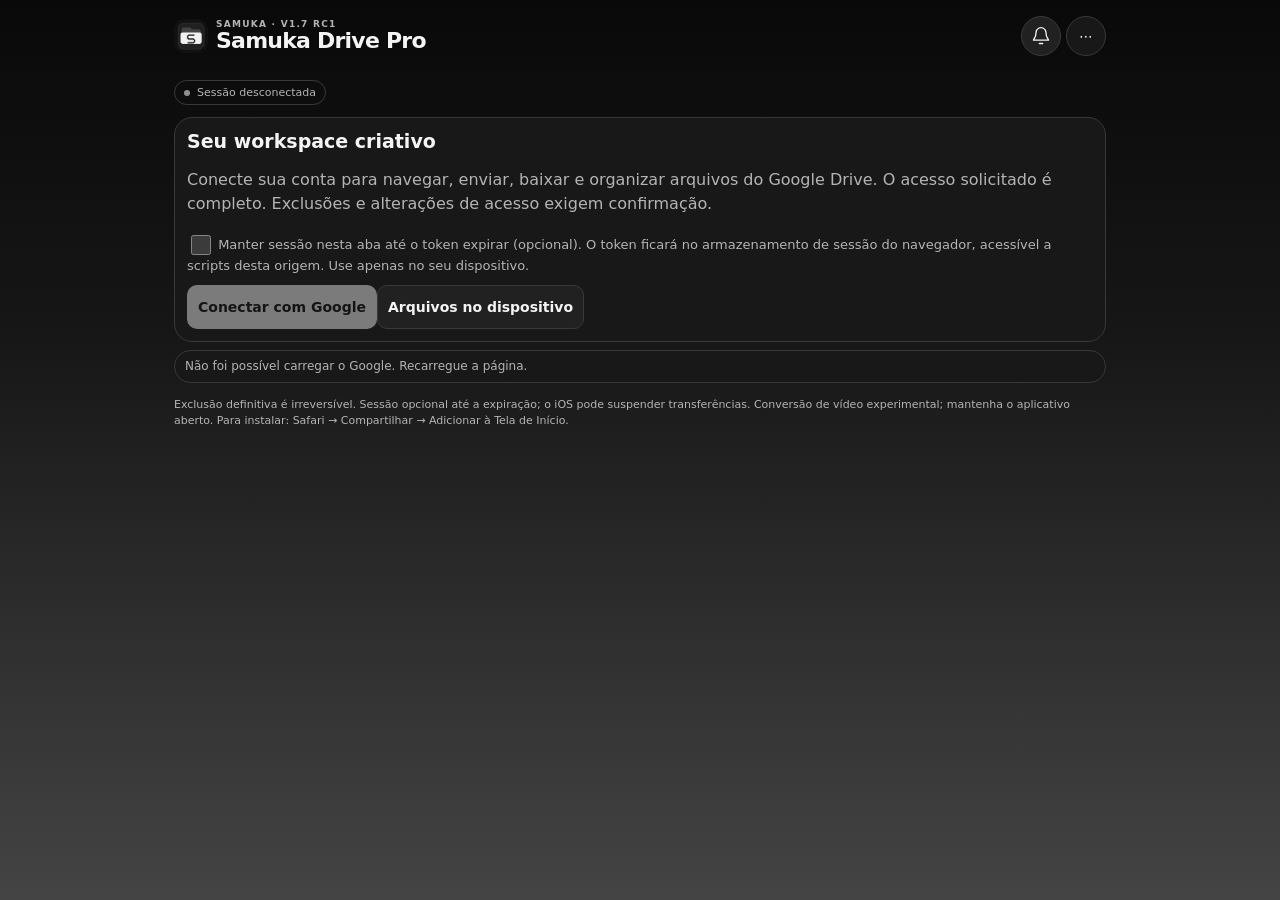
<file: samuka-v17-rc.html>
<!doctype html><html lang="pt-BR"><head><meta charset="utf-8"><meta name="viewport" content="width=device-width,initial-scale=1,viewport-fit=cover"><meta name="referrer" content="strict-origin-when-cross-origin"><title>Samuka Drive Pro</title><meta name="theme-color" content="#111111"><meta name="apple-mobile-web-app-capable" content="yes"><meta name="apple-mobile-web-app-status-bar-style" content="black-translucent"><meta name="apple-mobile-web-app-title" content="Samuka Drive"><link rel="manifest" href="samuka-v17-rc.webmanifest"><link rel="apple-touch-icon" href="samuka-mono-192.png"><style>
:root{color-scheme:dark;font-family:-apple-system,BlinkMacSystemFont,system-ui,sans-serif;background:#111111;color:#f4f1fa;--panel:#1b1a21;--line:#35313e;--muted:#b4afc1;--accent:#c5b2ff}*{box-sizing:border-box}body{margin:0}main{max-width:940px;margin:auto;padding:22px 16px calc(100px + env(safe-area-inset-bottom))}h1{font-size:31px;letter-spacing:-1.7px;margin:6px 0}h2{font-size:19px;margin:0 0 12px}p{line-height:1.5;color:var(--muted)}small,.muted{color:var(--muted);font-size:13px}.eyebrow{font-size:11px;letter-spacing:.19em;color:var(--accent);font-weight:800}button,input,select{font:inherit}button,a.action{display:inline-flex;align-items:center;justify-content:center;min-height:44px;border:1px solid var(--line);border-radius:12px;background:#28262f;color:inherit;padding:10px 13px;font-weight:650;text-decoration:none;cursor:pointer}button.primary{background:var(--accent);color:#1c142e;border-color:transparent}button:disabled{opacity:.45;cursor:default}button.on{border-color:var(--accent);color:var(--accent)}input,select{min-height:44px;border:1px solid var(--line);border-radius:12px;background:#15141a;color:inherit;padding:10px;width:100%;font-size:16px}button,input,select{touch-action:manipulation}header,.row{display:flex;align-items:center;gap:8px;flex-wrap:wrap}header{justify-content:space-between}.grow{flex:1;min-width:0}.panel{padding:16px;background:var(--panel);border:1px solid var(--line);border-radius:20px;margin:14px 0}.bar{height:8px;border-radius:20px;background:#393640;overflow:hidden}.bar>div{height:100%;background:var(--accent);transition:width .2s}.filters{display:flex;gap:7px;overflow:auto;padding:4px 0 10px}.filters button{white-space:nowrap;font-size:13px}.list{display:grid;gap:9px}.list.grid{grid-template-columns:repeat(2,minmax(0,1fr))}.item{border:1px solid var(--line);border-radius:16px;background:var(--panel);padding:12px;min-width:0;display:flex;gap:10px;align-items:center}.grid .item{flex-direction:column;align-items:stretch}.thumb{width:48px;height:48px;object-fit:cover;border-radius:10px;background:#2e293a;display:grid;place-items:center;font-size:23px;flex:none}.grid .thumb{width:100%;height:104px}.name{font-weight:700;overflow-wrap:anywhere;display:block}.textbtn{background:transparent;border:0;padding:0;text-align:left;justify-content:flex-start;min-height:36px}.check{width:22px;height:22px;min-height:22px;accent-color:#bca7ff;flex:none}.grid .check{align-self:flex-start}.actions{display:flex;gap:5px;flex-wrap:wrap}.actions button,.actions a{font-size:12px;padding:8px;min-height:40px}.status{white-space:pre-wrap;overflow-wrap:anywhere;line-height:1.45;color:#dbd2f3}.crumb{overflow-wrap:anywhere}.foot{position:fixed;bottom:0;left:0;right:0;background:#17161dee;backdrop-filter:blur(18px);border-top:1px solid var(--line);padding:8px 12px calc(8px + env(safe-area-inset-bottom));display:flex;justify-content:center;gap:8px;z-index:2}.foot button{font-size:12px;flex:1;max-width:160px}.hidden,[hidden]{display:none!important}dialog{max-width:min(94vw,600px);width:100%;max-height:85dvh;overflow:auto;background:#1b1a21;color:inherit;border:1px solid var(--line);border-radius:20px;padding:20px}dialog::backdrop{background:#0009}pre{white-space:pre-wrap;overflow-wrap:anywhere;font:inherit;font-size:13px}.task{border-top:1px solid var(--line);padding:10px 0}.notice{font-size:13px;color:var(--muted)}@media(min-width:650px){.list.grid{grid-template-columns:repeat(3,minmax(0,1fr))}}

main{padding-top:calc(12px + env(safe-area-inset-top));padding-bottom:calc(88px + env(safe-area-inset-bottom))}h1{font-size:27px;letter-spacing:-1.2px}.panel{margin:8px 0;padding:12px;border-radius:14px}#status{font-size:13px;padding:8px 10px}#account p{margin:5px 0 8px;font-size:13px}#account strong{font-size:13px}.row{gap:6px}button{padding:8px 10px;font-size:14px}.scope{display:flex;gap:5px;margin:12px 0;overflow:auto}.scope button{flex:1;white-space:nowrap;font-size:12px}.item{padding:9px;gap:8px}.thumb{width:42px;height:42px}.actions button,.actions a{min-height:36px}.foot{gap:4px;padding-left:6px;padding-right:6px}.foot button{padding:7px 4px;font-size:11px}.toolbar{margin:8px 0}.crumb{font-size:13px;color:var(--muted)}.name{font-size:15px}.storage-row{margin:5px 0;font-size:12px;color:var(--accent);overflow-wrap:anywhere}.notice{line-height:1.4}.rank-item{padding:10px 0;border-bottom:1px solid var(--line)}#remember{width:20px;height:20px;min-height:20px;vertical-align:middle;accent-color:var(--accent)}#login label{display:block;margin:12px 0;font-size:13px;color:var(--muted)}.compact{font-size:12px}.scope .on{background:#332a49}.grid .thumb{height:120px}
.danger12{color:#ff9aa2!important}.theme-light{color-scheme:light;background:#f5f2fa;color:#211b2e;--panel:#fff;--line:#ddd6e7;--muted:#625c70;--accent:#7652ba}.theme-light button,.theme-light a.action,.theme-light input,.theme-light select,.theme-light dialog{background:#f0ebf7;color:#211b2e}.theme-light .foot{background:#f8f5fbee}.theme-light .status{color:#34274a}.theme-light button.primary{background:#7652ba;color:white}.theme-light .scope .on{background:#e5daf8}.theme-light .storage-row{color:#6943a8}.dense12 .item{padding:5px;gap:5px}.dense12 .actions button{min-height:30px;padding:4px 6px}.dense12 .thumb{width:34px;height:34px}.tools12{display:grid;gap:8px;margin:8px 0}.tools12 button{text-align:left;justify-content:flex-start}.line12{border-bottom:1px solid var(--line);padding:10px 0;overflow-wrap:anywhere}.line12 p{margin:4px 0}.warn12{color:#ff9aa2}.theme-light .warn12,.theme-light .danger12{color:#aa2234!important}
:root{background:#111;color:#f3f3f3;--panel:#181818;--line:#303030;--muted:#a9a9a9;--accent:#f4f4f4}.amoled13{background:#000}main{max-width:1050px;padding-left:14px;padding-right:14px}h1{font-size:26px;letter-spacing:-1px}h2{font-weight:650}.eyebrow{letter-spacing:.14em;color:var(--muted)}button,a.action{background:#212121;border-color:var(--line);font-weight:550;border-radius:10px}button.primary{background:var(--accent);color:#111}.theme-light button.primary{color:white;background:var(--accent)}button.on,.scope .on{background:#303030;color:var(--accent);border-color:#4a4a4a}input,select{background:#141414}.panel{background:var(--panel);border-radius:15px}.status,.storage-row{color:var(--muted)}.bar{background:#303030}.foot{background:#121212ed;border-top:1px solid #2b2b2b;gap:3px}.foot button{background:transparent;border-color:transparent;border-radius:20px}.foot button.on{background:#303030;border-color:#414141}.item{background:var(--panel);border:1px solid var(--line);border-radius:15px}.thumb{background:#282828}.grid .item{padding:10px}.grid .thumb{height:100px}.grid .folderThumb13{width:100%;height:108px}.folderThumb13{width:54px;height:48px;flex:none;display:grid;place-items:center}.folderArt13{width:100%;height:100%;position:relative;max-width:160px;isolation:isolate}.folderBack13{position:absolute;left:9%;top:15%;width:83%;height:75%;background:linear-gradient(150deg,#4a4a4a,#252525);border:1px solid #555;border-radius:9px;z-index:0}.folderBack13:before{content:'';position:absolute;left:0;top:-7%;width:45%;height:17%;border-radius:6px 6px 0 0;background:#434343}.folderFace13{position:absolute;left:6%;top:35%;width:89%;height:60%;background:linear-gradient(160deg,#3f3f3f,#242424);border:1px solid #515151;border-radius:9px;box-shadow:0 3px 6px #0005;z-index:4}.paper13{position:absolute;left:calc(14% + var(--i)*11%);top:calc(6% + var(--i)*4%);width:55%;height:65%;background:#ddd;color:#333;transform:rotate(calc(-7deg + var(--i)*7deg));border-radius:4px;box-shadow:0 1px 4px #0006;z-index:calc(1 + var(--i));font-size:9px;padding:3px;overflow:hidden}.paper13 img{width:100%;height:100%;object-fit:cover}.folderCount13,.mediaMeta13{display:block;font-size:11px;color:var(--muted)}.tag13{font-size:12px;color:var(--accent);margin:4px 0}.status13{width:100%;min-height:34px;font-size:12px;margin:5px 0}.actionsMore13{margin-top:5px;color:var(--muted);font-size:12px}.actionsMore13 summary{cursor:pointer;padding:8px 2px;min-height:32px}.actionsMore13 .actions{padding-top:4px}.storageBar13{height:14px;display:flex;border-radius:9px;background:#333;overflow:hidden}.storageBar13>div{height:100%;flex-shrink:0}.check,#remember{accent-color:var(--accent)}dialog{background:var(--panel);border-radius:18px}.theme-light{background:#f5f5f5;color:#161616;--panel:#fff;--line:#ddd;--muted:#555}.theme-light button,.theme-light a.action,.theme-light input,.theme-light select,.theme-light dialog{background:#eee;color:#161616}.theme-light .scope .on,.theme-light .foot button.on{background:#ddd;color:#161616}.theme-light .foot{background:#fafafaee}.theme-light .status,.theme-light .storage-row{color:var(--muted)}.theme-light .thumb{background:#ddd}.theme-light .folderBack13{background:#aaa;border-color:#888}.theme-light .folderBack13:before{background:#aaa}.theme-light .folderFace13{background:linear-gradient(160deg,#c4c4c4,#aaa);border-color:#aaa}.toolbar13{display:flex;flex-wrap:wrap;gap:6px;margin:8px 0}.toolbar13>*{flex:1;min-width:110px}.toolbar13 button{font-size:12px}.scope button{border-radius:22px}.filters button{border-radius:22px}.foot button{min-height:44px}.theme-light .danger12{color:#aa2234!important}@media(max-width:400px){.grid .item .name{font-size:13px}.grid .folderThumb13{height:85px}}
.advanced13{margin:4px 0 10px;padding:6px 10px;background:var(--panel);border:1px solid var(--line);border-radius:12px}.advanced13 summary{font-size:13px;min-height:30px;display:flex;align-items:center;cursor:pointer}.advanced13 summary:after{content:"+";margin-left:auto}.advanced13[open] summary:after{content:"−"}.toolbar13 select,.toolbar13 input{font-size:13px}.toolbar13>*{min-width:145px}.theme-light .bar{background:#ddd}:root{--panel:#222;--line:#454545;--muted:#c0c0c0;--accent:#f5f5f5;background:#111;color:#f6f6f6}body{min-height:100dvh;background:linear-gradient(180deg,#090909 0,#171717 38vh,#444 100vh);background-attachment:fixed}.amoled13 body{background:#000}.theme-light body{background:linear-gradient(#f7f7f7,#d6d6d6);color:#161616}.theme-light{--panel:#fff;--line:#ddd;--muted:#555}main{max-width:800px;padding-top:calc(14px + env(safe-area-inset-top));padding-bottom:calc(120px + env(safe-area-inset-bottom))}header{flex-wrap:nowrap;align-items:center;gap:8px;margin-bottom:14px}.brand14{display:flex;align-items:center;gap:9px;min-width:0}.brand14 img{width:35px;height:35px;border-radius:10px;flex:none}.brand14 h1{font-size:19px;line-height:1.1;letter-spacing:-.65px;margin:1px 0}.brand14 .eyebrow{font-size:8px;letter-spacing:.12em}header .row{justify-content:flex-end}header button{font-size:11px;min-height:36px;padding:6px 8px;border-radius:20px}.hero14{padding:20px 18px;border-radius:28px;background:linear-gradient(155deg,#161616,#383838);border:1px solid #565656;box-shadow:0 10px 35px #0002;margin:8px 0 16px}.hero14 h2{font-size:34px;letter-spacing:-1.5px;margin:12px 0 0}.hero14 p{margin:7px 0 13px}.big14{font-size:60px;font-weight:550;letter-spacing:-4px;font-variant-numeric:tabular-nums;line-height:1.1;margin-top:24px}.homeGrid14,.studioGrid14{display:grid;grid-template-columns:repeat(2,minmax(0,1fr));gap:10px;margin:12px 0}.tile14{display:flex;flex-direction:column;align-items:flex-start;justify-content:space-between;gap:12px;min-height:104px;padding:16px;border-radius:21px;background:linear-gradient(145deg,#333,#202020);text-align:left;white-space:normal;overflow-wrap:anywhere}.studioGrid14 .tile14{aspect-ratio:1;min-height:0;justify-content:space-between}.studioIcon14{font-size:35px;font-weight:400}.tile14 small{font-size:12px}.homeGrid14 .tile14 strong{font-size:14px}#homeView>button{margin:3px;min-height:42px}#homeView>h2{margin:20px 0 9px}.foot{bottom:calc(8px + env(safe-area-inset-bottom));left:50%;right:auto;transform:translateX(-50%);width:min(calc(100% - 24px),650px);border:1px solid #565656;background:#242424ed;backdrop-filter:blur(20px);border-radius:35px;box-shadow:0 10px 35px #0005;padding:5px;gap:2px}.foot button{flex-direction:column;gap:4px;font-size:10px;min-height:52px;min-width:0;max-width:none;padding:5px 1px;color:#bbb;border-radius:27px}.foot button.on{background:#e3e3e3;color:#111;border-color:transparent}.theme-light .foot{background:#f8f8f8eb;border-color:#bbb}.theme-light .foot button{color:#444}.theme-light .foot button.on{background:#333;color:#fff}.theme-light .hero14{background:linear-gradient(145deg,#fff,#e5e5e5);border-color:#ccc}.theme-light .tile14{background:linear-gradient(#fff,#eee);color:#111}.scope{padding:3px;border:1px solid var(--line);background:#161616;border-radius:28px}.scope button{border:0;background:transparent;min-height:38px}.scope .on{background:#434343;color:white}.theme-light .scope{background:#eee}.panel,.item{background:var(--panel);border-radius:18px}.presentation14{max-width:100%;max-height:72dvh;width:100%;object-fit:contain;display:block;margin:8px 0;border-radius:12px;background:#000}dialog{max-height:85dvh;border-radius:24px}.bar{background:#555}.status{font-size:12px}#account{display:none}#switch14{font-size:11px}#homeView .hero14 .eyebrow{color:var(--muted)}@media(max-width:370px){.brand14 img{width:28px;height:28px}.brand14 h1{font-size:16px}.foot button{font-size:9px}}
.homeFolder14{min-height:125px}.homeFolder14 .folderArt13{height:72px;max-width:100px;width:100%;align-self:center}.homeFolder14 strong{width:100%;text-align:center;overflow-wrap:anywhere}
.progress15{position:fixed;z-index:90;left:50%;transform:translateX(-50%);bottom:calc(86px + env(safe-area-inset-bottom));width:min(calc(100% - 28px),600px);padding:12px;background:var(--panel);border:1px solid var(--line);border-radius:16px;box-shadow:0 8px 28px #0006}.progress15[hidden]{display:none}.progress15.inmodal15{position:sticky;top:0;bottom:auto;left:auto;transform:none;width:100%;margin:0 0 10px;z-index:3}.progress15 progress{appearance:none;width:100%;height:8px;border:0;border-radius:8px;background:var(--line);overflow:hidden;margin:8px 0 4px}.progress15 progress::-webkit-progress-bar{background:var(--line)}.progress15 progress::-webkit-progress-value{background:var(--accent);border-radius:8px}.progress15 progress::-moz-progress-bar{background:var(--accent)}.progress15 .progressDetail15{font-size:12px;color:var(--muted);overflow-wrap:anywhere}.progress15 .progressRow15{display:flex;align-items:center;justify-content:space-between;gap:8px}.progress15 .progressClose15{padding:4px 8px;font-size:12px}#nav button{min-width:0}#nav button span{white-space:nowrap;font-size:clamp(9px,2.5vw,12px)}#nav{gap:2px}#convertView .tile14{min-height:105px}#convertView h2{margin-top:12px}#convertView .panel{margin-top:12px}
/* V1.6 Graphite: compact, progressive disclosure, motion only during activity */
:root:not(.theme-light){--panel:#181818;--line:#393939;--muted:#b4b4b4;--accent:#f4f4f4;background:#0c0c0c;color:#f4f4f4}main{max-width:960px;padding:calc(8px + env(safe-area-inset-top)) 14px calc(100px + env(safe-area-inset-bottom))}header{display:flex;flex-wrap:nowrap;align-items:center;gap:8px;padding:8px 0 10px}.brand14{flex:1;min-width:0;gap:8px!important;display:flex!important;align-items:center}.brand14 img{width:34px!important;height:34px!important;flex:none;border-radius:10px}.brand14>div{min-width:0}.brand14 h1{font-size:clamp(14px,4.2vw,22px)!important;font-weight:700;letter-spacing:-.035em!important;white-space:nowrap;margin:0!important}.brand14 .eyebrow{font-size:9px!important;letter-spacing:.14em;white-space:nowrap}.headerActions16{display:flex;align-items:center;gap:5px;flex:none}.headerActions16>button,.headerActions16>details>summary{height:40px;min-height:40px;min-width:40px;padding:5px;border-radius:50%;display:grid;place-items:center;font-size:14px}.menu16{position:relative}.menu16 summary{cursor:pointer;list-style:none;border:1px solid var(--line);background:var(--panel)}.menu16 summary::-webkit-details-marker,.fold16 summary::-webkit-details-marker{display:none}.menuPop16{position:absolute;z-index:10;right:0;top:46px;width:188px;display:grid;gap:6px;padding:8px;background:var(--panel);border:1px solid var(--line);border-radius:18px;box-shadow:0 12px 32px #0005}.menuPop16 button{justify-content:flex-start;width:100%}.connection16{display:inline-flex;gap:7px;align-items:center;font-size:11px;border:1px solid var(--line);border-radius:99px;padding:5px 9px;color:var(--muted);margin:0 0 4px}.connection16 i{width:6px;height:6px;border-radius:50%;background:#909090}.connection16[data-state=online] i{background:#8bd6a4;box-shadow:0 0 9px #8bd6a477}.connection16[data-state=busy] i{background:#eee;animation:pulse16 1.4s infinite}.connection16[data-state=offline] i{background:#ff9b83}.fold16{border:1px solid var(--line);border-radius:16px;padding:0 10px;background:var(--panel);margin:7px 0}.fold16 summary{min-height:44px;display:flex;align-items:center;justify-content:space-between;list-style:none;cursor:pointer;font-size:13px;font-weight:600;color:inherit}.fold16 summary:after{content:'＋';font-size:19px;color:var(--muted)}.fold16[open] summary:after{content:'−'}.fold16[open]>.row,.fold16[open]>.filters,.fold16[open]>#account{margin:0 0 10px}.fold16 #account{border:0;background:transparent;padding:2px 0}.essentials16{display:grid!important;grid-template-columns:1fr auto auto;gap:6px;margin:8px 0}.essentials16 button{white-space:nowrap;min-height:44px}.search16{display:flex;gap:6px;margin:8px 0}.search16 #search{min-width:0;flex:1}.search16 #layout{min-width:60px}.scope{margin:7px 0;gap:4px}.scope button{min-width:0;padding:6px 5px;font-size:11px}.row button{border-radius:12px}.panel{border-radius:18px}.hero14{position:relative;isolation:isolate;overflow:hidden;background:linear-gradient(155deg,#121212 0%,#252525 75%,#303030 100%)!important}.hero14>*:not(.orb16){position:relative;z-index:1}.hero14 .orb16{position:absolute;right:-26px;top:-42px;width:180px;height:180px;border-radius:50%;background:radial-gradient(circle,#c7c7c7 0.9px,transparent 1.5px) 0 0/7px 7px;mask-image:radial-gradient(ellipse,#000 10%,#0009 54%,transparent 72%);opacity:.16;transform:rotate(-14deg);pointer-events:none}.theme-light .hero14{background:linear-gradient(160deg,#fff,#dedede)!important}.process16,.progress15{background:linear-gradient(145deg,#1d1d1d,#101010);border:1px solid #444;border-radius:18px;padding:14px;margin:10px 0;box-shadow:0 8px 25px #0003}.theme-light .process16,.theme-light .progress15{background:#f6f6f6;color:#111}.process16 progress,.progress15 progress{display:block;width:100%;height:7px;margin:10px 0;accent-color:var(--accent);border:0;border-radius:20px;overflow:hidden}.process16 progress::-webkit-progress-bar,.progress15 progress::-webkit-progress-bar{background:#414141;border-radius:20px}.process16 progress::-webkit-progress-value,.progress15 progress::-webkit-progress-value{background:#eee;border-radius:20px;box-shadow:0 0 8px #ffffff60;transition:width .2s linear}.theme-light progress::-webkit-progress-value{background:#333!important}.percent16{font-size:14px;font-variant-numeric:tabular-nums;color:var(--accent);float:right}.spin16{width:15px;height:15px;flex:none;border:2px solid #777;border-top-color:#eee;border-radius:50%;animation:spin16 .9s linear infinite}.task .bar>div{box-shadow:0 0 7px #fff5}.tile14{border-radius:20px;transition:transform .15s ease,background .15s ease}.tile14:active,button:active:not(:disabled){transform:scale(.98)}.foot{max-width:620px!important;gap:2px!important}.foot button{min-width:0!important;padding:5px 2px!important}.foot button span{font-size:10px!important;white-space:nowrap}.foot button svg{width:19px;height:19px}.foot button.on{box-shadow:inset 0 1px 1px #ffffff20}#status{margin:5px 0;padding:7px 10px;max-height:75px;overflow:auto;font-size:12px}#modal{border-radius:24px;border-color:var(--line);box-shadow:0 20px 60px #0006}#modalBody>small{display:block;margin:12px 0 4px}footer.notice{font-size:11px;margin-top:14px}.theme-light .connection16 i{box-shadow:none}@keyframes spin16{to{transform:rotate(360deg)}}@keyframes pulse16{50%{opacity:.35;box-shadow:0 0 9px #fff8}}@media(prefers-reduced-motion:reduce){*,*::before,*::after{animation:none!important;transition:none!important;scroll-behavior:auto!important}}@media(max-width:350px){.brand14 img{width:27px!important;height:27px!important}.brand14 h1{font-size:13px!important}.headerActions16>button,.headerActions16>details>summary{min-width:34px}.foot button span{font-size:9px!important}.essentials16 button{font-size:11px;padding:6px}}

#bell13{position:relative}.bellDot16{position:absolute;top:0;right:-1px;font-size:9px;line-height:15px;min-width:15px;text-align:center;background:#ededed;color:#111;border-radius:20px;padding:0 2px}

</style></head><body><main><header><div class="brand14"><img alt="" src="samuka-mono-192.png"/><div><div class="eyebrow">SAMUKA · V1.7 RC1</div><h1>Samuka Drive Pro</h1></div></div><div class="headerActions16"><button aria-label="Notificações" id="bell13" title="Notificações">Avisos</button><details class="menu16" id="menu16"><summary aria-label="Abrir menu da conta">⋯</summary><div class="menuPop16"><button hidden="" id="sessionSettings">⚙ Sessão</button><button hidden="" id="switch14">Trocar conta</button><button hidden="" id="logout">Sair</button><button id="diag16">Conexão e diagnóstico</button></div></details></div></header><div class="connection16" id="connection16" role="status"><i aria-hidden="true"></i><span>Aguardando conexão</span></div><section class="panel" id="login"><h2>Seu workspace criativo</h2><p>Conecte sua conta para navegar, enviar, baixar e organizar arquivos do Google Drive. O acesso solicitado é completo. Exclusões e alterações de acesso exigem confirmação.</p><label><input id="remember" type="checkbox"/> Manter sessão nesta aba até o token expirar (opcional). O token ficará no armazenamento de sessão do navegador, acessível a scripts desta origem. Use apenas no seu dispositivo.</label><button class="primary" disabled="" id="connect">Conectar com Google</button><button id="offlineLogin14">Arquivos no dispositivo</button></section><div aria-live="polite" class="panel status" id="status" role="status">Carregando autorização…</div><section hidden="" id="app"><details class="fold16"><summary>Conta e armazenamento</summary><div class="panel" id="account"></div></details><section hidden="" id="homeView"></section><section hidden="" id="convertView"></section><section id="filesView"><div class="scope" id="scope"><button data-scope="root">Meu Drive</button><button data-scope="shared">Compartilhados</button><button data-scope="drives">Drives de equipe</button></div><div class="row"><button id="back">‹ Voltar</button><button id="root">Início</button><div class="grow crumb" id="crumb"></div><button id="favFolder">☆</button></div><div class="essentials16" style="margin-top:12px"><button class="primary" id="upload">↑ Enviar arquivos</button><button id="mkdir">+ Pasta</button><button aria-label="Atualizar" id="refresh">↻</button><input hidden="" id="picker" multiple="" type="file"/></div><details class="fold16"><summary>Mais ferramentas</summary><div class="row"><button hidden="" id="rank">Peso / ranking</button><button id="moreTools">Ferramentas</button><button id="link14">Abrir link</button><button id="studio13">Studio</button><button aria-label="Busca universal" id="universal13">Geral</button></div></details><div class="search16" style="margin-top:12px"><input class="grow" id="search" placeholder="Buscar nesta pasta" type="search"/><button id="layout">Galeria</button></div><details class="fold16"><summary>Filtros, ordenação e produção</summary><div class="filters" id="filters"></div><div class=""><div class="toolbar13"><select aria-label="Orientação" id="orientation13"><option value="">Orientação: todas</option><option>Vertical</option><option>Horizontal</option><option>Quadrado</option></select><input aria-label="Filtrar etiqueta" id="tagFilter13" placeholder="Filtrar etiqueta"/><button id="production13">Produção: desativada</button><button id="captureGroup13">Por data de captura</button></div><div class="row"><select aria-label="Ordenação" class="grow" id="sort12"><option value="natural">Nome / sequência numérica</option><option value="capture">Data de captura (quando disponível)</option><option value="created">Criação no Drive</option><option value="modified">Modificação recente</option><option value="size">Maior tamanho</option></select><button id="editSeq">Sequência de edição</button></div></div></details><div class="row" style="margin-bottom:10px"><button id="selectAll">Selecionar visíveis</button><div class="row" hidden="" id="selection13"><button disabled="" id="rename">Renomear em massa</button><button disabled="" id="batch13">Baixar em lote</button><button disabled="" id="trashSelected">Lixeira / ocultar</button></div><span class="muted" id="count"></span></div><div class="list" id="list"></div></section><section class="panel" hidden="" id="transfersView"><h2>Transferências</h2><p class="notice">Uploads em blocos de 4 MiB. Ao voltar ao aplicativo, falhas transitórias elegíveis são retomadas quando a sessão ainda existe. Use Retomar para consultar o progresso no Google sem repetir blocos já recebidos. Se o iOS encerrar a página, será necessário selecionar os arquivos novamente. O iOS pode interromper o processo em segundo plano. Downloads nativos são acompanhados pelo Safari, não por este painel.</p><div id="tasks"></div></section><section class="panel" hidden="" id="favoritesView"><h2>Pastas favoritas</h2><div id="favorites"></div></section><section class="panel" hidden="" id="historyView"><h2>Histórico neste dispositivo</h2><div id="history"></div></section><div class="foot" id="nav"><button class="on" data-view="files">Arquivos</button><button data-view="transfers">Envios</button><button data-view="favorites">Favoritos</button><button data-view="history">Histórico</button></div></section><footer class="notice">Exclusão definitiva é irreversível. Sessão opcional até a expiração; o iOS pode suspender transferências. Conversão de vídeo experimental; mantenha o aplicativo aberto. Para instalar: Safari → Compartilhar → Adicionar à Tela de Início.</footer></main><dialog id="modal"><div class="row"><h2 class="grow" id="modalTitle"></h2><button id="close">Fechar</button></div><div id="modalBody"></div></dialog>
<script>
'use strict';
const CLIENT='284735647572-fjbiid4k7abis5nlieg9nv8jq0jus6rf.apps.googleusercontent.com',SCOPE='https://www.googleapis.com/auth/drive',API='https://www.googleapis.com/drive/v3/',FOLDER='application/vnd.google-apps.folder',FIELDS='id,name,mimeType,size,createdTime,modifiedTime,parents,sha256Checksum,md5Checksum,trashed,explicitlyTrashed,thumbnailLink,webViewLink,webContentLink,resourceKey,ownedByMe,owners(displayName),quotaBytesUsed,driveId,shortcutDetails(targetId,targetMimeType,targetResourceKey),capabilities(canDownload,canRename,canAddChildren,canTrash,canUntrash,canDelete,canCopy,canMoveItemWithinDrive,canMoveItemOutOfDrive,canShare),imageMediaMetadata,videoMediaMetadata';
const $=id=>document.getElementById(id);let token=null,expiry=0,client=null,accountKey='',path=[{id:'root',name:'Meu Drive'}],files=[],selected=new Set(),filter='Todos',grid=false,loadVersion=0,history=[],favorites=[],tasks=[],running=false,loading=false;const parent=()=>path.at(-1).id;
const roots={root:'Meu Drive',shared:'Compartilhados comigo',drives:'Drives de equipe'},SESSION='samuka-v11-session',weights=new Map();let activeView='files',restoreFailed=false,accountEmail='',meQuota={},scanning=false;const synthetic=()=>['shared','drives'].includes(parent());
function rootPath(id='root'){return [{id,name:roots[id]}]}
function getStore(k,def){try{return JSON.parse(localStorage.getItem(k)||'null')??def}catch{return def}}
function setStore(k,v){try{localStorage.setItem(k,JSON.stringify(v))}catch{}}
function saveState(){if(accountKey)setStore('samuka-state-'+accountKey,{path,filter,grid,search:$('search').value,view:activeView,history,sort:$('sort12').value});}
function clearSession(){try{sessionStorage.removeItem(SESSION)}catch{}}
function rememberSession(){clearSession();if($('remember').checked&&token&&expiry>Date.now())try{sessionStorage.setItem(SESSION,JSON.stringify({token,expiry}))}catch{}}
function readSession(){try{const s=JSON.parse(sessionStorage.getItem(SESSION)||'null');if(s&&typeof s.token==='string'&&s.expiry>Date.now())return s}catch{}clearSession();return null}
function expire(){token=null;expiry=0;clearSession();$('login').hidden=false;$('connect').disabled=false;$('connect').textContent='Reconectar com Google';}
function folderNode(f){return {id:f.id,name:f.name,driveId:f.driveId||'',resourceKey:f.resourceKey||'',canAddChildren:f.capabilities?.canAddChildren!==false}}
function resourceHeaders(id,key){return key?{'X-Goog-Drive-Resource-Keys':id+'/'+key}:{}}
function personalQuota(f){if(f.driveId||f.ownedByMe===false)return 0;if(f.ownedByMe===true&&f.quotaBytesUsed!=null)return Number(f.quotaBytesUsed);return null}
function owner(f){return f.driveId?'Drive de equipe':f.ownedByMe===true?'Você':f.owners?.map(x=>x.displayName).filter(Boolean).join(', ')||'Não informado'}
function cacheWeight(f){const w=weights.get(f.id);return w&&Date.now()-w.at<300000?w:null}
function invalidateWeights(){weights.clear()}

function el(tag,text,cls){const e=document.createElement(tag);if(text!=null)e.textContent=text;if(cls)e.className=cls;return e}function btn(text,fn,cls){const e=el('button',text,cls);e.addEventListener('click',fn);return e}function say(t){$('status').textContent=t}function bytes(n){if(n==null)return '—';n=Number(n);return n>=1e9?(n/1e9).toFixed(1)+' GB':n>=1e6?(n/1e6).toFixed(1)+' MB':n>=1e3?(n/1e3).toFixed(1)+' KB':n+' B'}function dt(s){return s?new Date(s).toLocaleDateString('pt-BR'):'—'}function qstr(s){return s.replace(/\\/g,'\\\\').replace(/'/g,"\\'")}function url(path,params={}){return API+path+'?'+new URLSearchParams(params)}function auth(){if(!token||Date.now()>=expiry){expire();throw Error('Sessão expirada. Reconecte com Google para continuar.')}return {Authorization:'Bearer '+token}}
async function req(u,opts={}){const r=await fetch(u,{...opts,headers:{...auth(),...(opts.headers||{})},cache:'no-store'});if(!r.ok){if(r.status===401){expire()}let msg='HTTP '+r.status;try{msg=(await r.json()).error.message||msg}catch{}throw Error(msg)}return r}async function json(u,opts){return (await req(u,opts)).json()}function err(e){say('Não concluído: '+e.message)}function log(t){history.unshift(new Date().toLocaleString('pt-BR')+' · '+t);history=history.slice(0,100);renderHistory();saveState()}function safeLink(s){try{const u=new URL(s);return u.protocol==='https:'&&(/(^|\.)google\.com$|(^|\.)googleusercontent\.com$/.test(u.hostname))?u.href:null}catch{return null}}
async function enterAccount(){restoreFailed=false;const a=await json(url('about',{fields:'user(displayName,permissionId,emailAddress),storageQuota(limit,usage,usageInDrive,usageInDriveTrash)'}));const next=a.user.permissionId||'';const changed=accountKey!==next;if(changed){tasks=[];history=[];files=[];selected.clear();invalidateWeights();accountKey=next;const s=getStore('samuka-state-'+accountKey,{});path=Array.isArray(s.path)&&s.path.length&&Object.hasOwn(roots,s.path[0].id)?s.path:rootPath();filter=typeof s.filter==='string'&&kinds.includes(s.filter)?s.filter:'Todos';grid=!!s.grid;$('sort12').value=['natural','capture','created','modified','size'].includes(s.sort)?s.sort:'natural';$('search').value=typeof s.search==='string'?s.search:'';history=Array.isArray(s.history)?s.history.slice(0,100):[];activeView=['home','files','transfers','favorites','history','convert'].includes(s.view)?s.view:'home'}loadPrefs12();accountEmail=a.user.emailAddress||'';favorites=getStore('samuka-favs-'+accountKey,[]);if(!Array.isArray(favorites))favorites=[];const q=a.storageQuota||{},box=$('account');meQuota=q;box.replaceChildren(el('strong',a.user.displayName||'Conta conectada'),el('p',bytes(q.usage)+' usados de '+bytes(q.limit)+(q.usageInDrive!=null?' · Drive: '+bytes(q.usageInDrive):'')));if(Number(q.limit)>0){const b=el('div',null,'bar'),fill=el('div');fill.style.width=Math.min(100,Number(q.usage)/Number(q.limit)*100)+'%';b.append(fill);box.append(b)}$('login').hidden=true;$('app').hidden=false;$('logout').hidden=false;$('switch14').hidden=false;$('sessionSettings').hidden=false;$('layout').textContent=grid?'Lista':'Galeria';renderFavorites();renderTasks();showView(activeView);await load();if(restoreFailed){restoreFailed=false;path=rootPath();await load();say('A última pasta não está mais acessível. Voltamos ao Meu Drive.')}rememberSession()}
function ready(){try{client=google.accounts.oauth2.initTokenClient({client_id:CLIENT,scope:SCOPE,include_granted_scopes:false,callback:async r=>{$('connect').disabled=false;if(r.error||!r.access_token||!google.accounts.oauth2.hasGrantedAllScopes(r,SCOPE)){say('Acesso completo não concedido. '+(r.error||''));return}token=r.access_token;expiry=Date.now()+Number(r.expires_in||3600)*1000-15000;try{await enterAccount()}catch(e){err(e)}},error_callback:e=>{$('connect').disabled=false;say('Autorização: '+(e.type||'erro'))}});$('connect').disabled=false;const s=readSession();if(s){token=s.token;expiry=s.expiry;$('remember').checked=true;enterAccount().catch(e=>{expire();err(e)})}else{say('Pronto para conectar.');$('connect').textContent='Conectar com Google'}}catch(e){err(e)}}
function connect(){if(!client)return;if(running||running15||converting16||busy14||scanning){say('Pause ou aguarde a operação antes de reconectar.');return;}$('connect').disabled=true;try{client.requestAccessToken({prompt:'',...(accountEmail?{login_hint:accountEmail}:{})})}catch(e){$('connect').disabled=false;err(e)}}$('connect').onclick=connect;$('remember').onchange=rememberSession;$('sessionSettings').onclick=()=>{const b=modal('Sessão e privacidade'),c=el('input',null,'check');c.type='checkbox';c.checked=$('remember').checked;c.onchange=()=>{$('remember').checked=c.checked;rememberSession()};const row=el('label',null,'row');row.append(c,el('span','Manter token nesta aba até expirar'));b.append(row,el('p','Ative apenas em dispositivo pessoal. A sessão pode sobreviver a recarregamentos, mas não é permanente. Qualquer script da mesma origem pode acessar esse token. Pastas, favoritos e histórico ficam no armazenamento local, separados por conta.','notice'),btn('Limpar histórico e preferências locais',()=>{if(!confirm('Limpar histórico, favoritos e preferências deste dispositivo? Seus arquivos não serão alterados.'))return;history=[];favorites=[];try{localStorage.removeItem('samuka-state-'+accountKey);localStorage.removeItem('samuka-favs-'+accountKey)}catch{}renderHistory();renderFavorites();renderFavButton();say('Dados locais removidos.')}))};$('logout').onclick=()=>{if(running||scanning){say('Aguarde ou pause a operação antes de sair.');return}saveState();clearSession();token=null;expiry=0;loadVersion++;loading=false;files=[];selected.clear();tasks=[];favorites=[];history=[];invalidateWeights();accountKey='';accountEmail='';path=rootPath();filter='Todos';grid=false;activeView='files';$('search').value='';$('app').hidden=true;$('logout').hidden=true;$('switch14').hidden=true;$('sessionSettings').hidden=true;$('login').hidden=false;$('connect').textContent='Conectar com Google';say('Sessão encerrada. Para revogar a autorização, use a página de segurança da conta Google.')};
async function listChildren(id,{shared=false,driveId='',resourceKey='',fields=FIELDS,maxPages=Infinity}={}){let page='',all=[],incomplete=false,pages=0;do{const p={q:'trashed = false and '+(shared?'sharedWithMe':"'"+qstr(id)+"' in parents"),fields:'nextPageToken,incompleteSearch,files('+fields+')',pageSize:'100',orderBy:'folder,name_natural',supportsAllDrives:'true',includeItemsFromAllDrives:'true',corpora:driveId?'drive':'user'};if(driveId)p.driveId=driveId;if(page)p.pageToken=page;const r=await json(url('files',p),{headers:resourceHeaders(id,resourceKey)});all.push(...(r.files||[]));page=r.nextPageToken||'';incomplete||=!!r.incompleteSearch;pages++}while(page&&pages<maxPages);return {items:all,incomplete:incomplete||!!page,pages}}
async function listDrives(){let page='',all=[];do{const p={pageSize:'100',fields:'nextPageToken,drives(id,name)'};if(page)p.pageToken=page;const r=await json(url('drives',p));all.push(...(r.drives||[]).map(d=>({...d,driveId:d.id,mimeType:FOLDER,teamRoot:true})));page=r.nextPageToken||''}while(page);return all}
function scopeUI(){for(const b of $('scope').querySelectorAll('button'))b.classList.toggle('on',b.dataset.scope===path[0].id);const disabled=synthetic()||path.at(-1).canAddChildren===false;$('upload').disabled=disabled;$('mkdir').disabled=disabled;$('favFolder').disabled=synthetic();$('rank').disabled=loading||scanning;}
async function load(){const version=++loadVersion,id=parent(),node=path.at(-1);loading=true;files=[];selected.clear();render();$('crumb').textContent=path.map(x=>x.name).join(' / ');$('back').disabled=path.length<2;scopeUI();say('Carregando arquivos…');try{let result=id==='drives'?{items:await listDrives()}:await listChildren(id,{shared:id==='shared',driveId:node.driveId,resourceKey:node.resourceKey});if(version!==loadVersion)return;files=result.items;say('Conectado · '+files.length+' itens'+(result.incomplete?' · listagem parcial':'')+'.');saveState()}catch(e){if(version===loadVersion){err(e);if(!token)return;if(path.length>1&&files.length===0&&/not found|404|403|permission/i.test(e.message))restoreFailed=true}}finally{if(version===loadVersion){loading=false;render();renderFavButton();scopeUI()}}}
function openFolder(f){path.push(folderNode(f));$('search').value='';filter='Todos';log('Abriu '+f.name);load()}
async function openShortcut(f){try{const d=f.shortcutDetails;if(!d?.targetId)throw Error('Destino indisponível.');const target=await json(url('files/'+encodeURIComponent(d.targetId),{fields:FIELDS,supportsAllDrives:'true'}),{headers:resourceHeaders(d.targetId,d.targetResourceKey)});if(d.targetResourceKey&&!target.resourceKey)target.resourceKey=d.targetResourceKey;if(target.mimeType===FOLDER)openFolder(target);else details(target)}catch(e){err(e)}}
function switchScope(id){path=rootPath(id);$('search').value='';filter='Todos';showView('files');load()}
$('scope').onclick=e=>{const b=e.target.closest('button');if(b?.dataset.scope)switchScope(b.dataset.scope)};$('back').onclick=()=>{if(path.length>1){path.pop();$('search').value='';load()}};$('root').onclick=()=>switchScope('root');$('refresh').onclick=()=>{invalidateWeights();load()};
function type(f){if(f.mimeType===FOLDER||f.shortcutDetails?.targetMimeType===FOLDER)return 'Pastas';if(f.mimeType.startsWith('video/')||/\.(mov|mp4|mkv|webm)$/i.test(f.name))return 'Vídeos';if(f.mimeType.startsWith('image/'))return 'Fotos';if(f.mimeType.startsWith('audio/'))return 'Áudios';if(f.mimeType==='application/pdf')return 'PDFs';return 'Outros'}const kinds=['Todos','Pastas','Vídeos','Fotos','PDFs','Áudios','Outros'];function visible(){const s=$('search').value.toLocaleLowerCase('pt-BR');return sortFiles12(files.filter(f=>!hidden12().includes(f.id)&&(filter==='Todos'||type(f)===filter)&&f.name.toLocaleLowerCase('pt-BR').includes(s)))}function render(){const list=$('list');list.className='list'+(grid?' grid':'');list.replaceChildren();$('filters').replaceChildren(...kinds.map(k=>btn(k,()=>{filter=k;render();saveState()},k===filter?'on':'')));const arr=visible();$('count').textContent=arr.length+' visíveis · '+selected.size+' selecionados';$('rename').disabled=!selected.size||loading;$('trashSelected').disabled=!selected.size||loading;$('selectAll').disabled=!arr.length;if(!arr.length)list.append(el('p',loading?'Carregando…':'Nenhum item encontrado.','muted'));for(const f of arr){const item=el('article',null,'item'),check=el('input',null,'check');check.type='checkbox';check.checked=selected.has(f.id);check.setAttribute('aria-label','Selecionar '+f.name);check.onchange=()=>{if(check.checked)selected.add(f.id);else selected.delete(f.id);$('count').textContent=arr.length+' visíveis · '+selected.size+' selecionados';$('rename').disabled=!selected.size;$('trashSelected').disabled=!selected.size};item.append(check);let thumb=el('div',({Pastas:'📁',Vídeos:'▶',Fotos:'▧',Áudios:'♫',PDFs:'PDF',Outros:'▤'})[type(f)],'thumb');const t=safeLink(f.thumbnailLink);if(grid&&t){const img=el('img',null,'thumb');img.src=t;img.alt='';img.loading='lazy';img.referrerPolicy='no-referrer';img.onerror=()=>img.replaceWith(thumb);item.append(img)}else item.append(thumb);const content=el('div',null,'grow'),name=btn(f.name,()=>f.mimeType===FOLDER?openFolder(f):f.shortcutDetails?openShortcut(f):details(f),'textbtn name');content.append(name,el('div',(f.mimeType===FOLDER?'Pasta':f.shortcutDetails?'Atalho':bytes(f.size))+' · '+owner(f),'muted'));const actions=el('div',null,'actions');if(f.mimeType===FOLDER){const w=cacheWeight(f);content.append(el('div',w?weightLabel(w):'Peso não calculado','storage-row'));actions.append(btn(w?'Recalcular':'Calcular peso',()=>measureOne(f)));actions.append(btn('☆ Favorito',()=>addFavorite(f)))}else{const q=personalQuota(f);content.append(el('div','Sua cota: '+(q==null?'não informada':bytes(q)),'storage-row'))}if(f.mimeType!==FOLDER){const link=safeLink(f.webViewLink);if(link){const a=el('a','Abrir','action');a.href=link;a.target='_blank';a.rel='noopener noreferrer';a.onclick=()=>log('Abriu '+f.name);actions.append(a)}if(f.capabilities?.canDownload!==false)actions.append(btn('Baixar',()=>download(f)))}actions.append(btn('Info',()=>details(f)));if(!f.teamRoot){if(canTrash12(f))actions.append(btn('Lixeira',()=>trashBatch12([f]),'danger12'));else if(!f.ownedByMe)actions.append(btn('Ocultar',()=>trashBatch12([f])));if(f.mimeType!==FOLDER&&(f.capabilities?.canCopy||f.capabilities?.canMoveItemWithinDrive||f.capabilities?.canMoveItemOutOfDrive))actions.append(btn('Mover / copiar',()=>destination12(f)));actions.append(btn('Acessos',()=>permissions12(f)));}content.append(actions);item.append(content);list.append(item)}}$('search').oninput=()=>{render();saveState()};$('layout').onclick=()=>{grid=!grid;$('layout').textContent=grid?'Lista':'Galeria';render();saveState()};$('selectAll').onclick=()=>{const a=visible();if(a.every(f=>selected.has(f.id)))a.forEach(f=>selected.delete(f.id));else a.forEach(f=>selected.add(f.id));render()};
function modal(title){$('modalTitle').textContent=title;const b=$('modalBody');b.replaceChildren();$('modal').showModal();return b}$('close').onclick=()=>$('modal').close();$('modal').addEventListener('cancel',e=>{if($('close').disabled)e.preventDefault()});function details(f){const b=modal('Informações');b.append(el('h2',f.name),el('pre',['Formato: '+f.mimeType,'Tamanho: '+bytes(f.size),'Modificado: '+dt(f.modifiedTime),'Proprietário: '+owner(f),'Consumo pessoal: '+(f.mimeType===FOLDER?'Calcule o peso':personalQuota(f)==null?'Não informado':bytes(personalQuota(f))),'Pode baixar: '+(f.capabilities?.canDownload?'Sim':'Não informado'),'Pode renomear: '+(f.capabilities?.canRename?'Sim':'Não informado')].join('\n')));for(const [label,m] of [['Dados de imagem / EXIF disponíveis',f.imageMediaMetadata],['Dados de vídeo',f.videoMediaMetadata]]){if(m){b.append(el('strong',label),el('pre',JSON.stringify(m,null,2)))}}if(f.shortcutDetails)b.append(btn('Abrir destino',()=>{$('modal').close();openShortcut(f)}));if(f.mimeType===FOLDER)b.append(btn('Abrir pasta',()=>{$('modal').close();openFolder(f)}));if(f.capabilities?.canRename&&files.some(x=>x.id===f.id))b.append(btn('Renomear',()=>{selected=new Set([f.id]);$('modal').close();renameDialog()}))}
function download(f){const link=safeLink(f.webContentLink);if(link){const a=el('a');a.href=link;a.target='_blank';a.rel='noopener noreferrer';document.body.append(a);a.click();a.remove();log('Solicitou download '+f.name);say('Download solicitado ao navegador. Confira o gerenciador do Safari.');return}const view=safeLink(f.webViewLink);if(view){window.open(view,'_blank','noopener,noreferrer');log('Abriu para download '+f.name);say('Use a opção de download/exportação do Google para este arquivo.');return}say('O Google não forneceu um link de download para este arquivo.')}
function renameDialog(){const items=sortFiles12(files.filter(f=>selected.has(f.id)&&f.capabilities?.canRename));if(!items.length){say('Nenhum item selecionado permite renomeação.');return}const b=modal('Renomear '+items.length+' itens'),mode=el('select');for(const [v,t] of [['prefix','Adicionar prefixo'],['suffix','Adicionar sufixo'],['replace','Substituir texto'],['number','Numerar'],['single','Nome completo (um item)']]){if(v==='single'&&items.length!==1)continue;const o=el('option',t);o.value=v;mode.append(o)}const a=el('input'),c=el('input'),preview=el('pre'),go=btn('Aplicar nomes',async()=>{const changes=plan();if(!changes.length||changes.some(x=>!x.name.trim()))return;if(!confirm('Confirma renomear '+changes.length+' itens? Nenhum arquivo será excluído.'))return;const prog=begin15('Renomear arquivos',changes.length);if(!prog)return;go.disabled=true;let ok=0;const errors=[];try{for(const x of changes){try{prog.check();await json(url('files/'+encodeURIComponent(x.f.id),{supportsAllDrives:'true',fields:'id,name'}),{method:'PATCH',headers:{'Content-Type':'application/json',...resourceHeaders(x.f.id,x.f.resourceKey)},body:JSON.stringify({name:x.name})});record14({kind:'rename',id:x.f.id,name:x.f.name,after:x.name,key:x.f.resourceKey});ok++;log('Renomeou '+x.f.name+' → '+x.name);prog.step(true)}catch(e){errors.push(x.f.name+': '+e.message);prog.step(false)}}await load()}finally{prog.end();go.disabled=false}say(ok+' renomeados.'+(errors.length?'\nFalhas: '+errors.join('\n'):''))},'primary');function plan(){if(mode.value==='replace'&&!a.value)return [];if(mode.value==='single'&&!a.value.trim())return [];return items.map((f,i)=>{const dot=f.mimeType===FOLDER?-1:f.name.lastIndexOf('.'),base=dot>0?f.name.slice(0,dot):f.name,ext=dot>0?f.name.slice(dot):'';let n=({prefix:()=>a.value+base+ext,suffix:()=>base+a.value+ext,replace:()=>f.name.split(a.value).join(c.value),number:()=>a.value+String(i+1).padStart(3,'0')+'_'+base+ext,single:()=>a.value})[mode.value]();return {f,name:n}}).filter(x=>x.name!==x.f.name)}function update(){a.placeholder=mode.value==='replace'?'Texto a substituir':mode.value==='single'?'Novo nome completo':'Texto (opcional na numeração)';c.placeholder='Novo texto';c.hidden=mode.value!=='replace';const p=plan();preview.textContent=p.slice(0,30).map(x=>x.f.name+' → '+x.name).join('\n')||'Nenhuma alteração';go.disabled=!p.length||p.some(x=>!x.name.trim())}mode.onchange=a.oninput=c.oninput=update;b.append(mode,a,c,preview,go);update()}$('rename').onclick=renameDialog;
$('mkdir').onclick=async()=>{if(synthetic())return;const n=prompt('Nome da nova pasta');if(!n?.trim())return;try{await json(url('files',{supportsAllDrives:'true',fields:'id,name'}),{method:'POST',headers:{'Content-Type':'application/json',...resourceHeaders(parent(),path.at(-1).resourceKey)},body:JSON.stringify({name:n.trim(),mimeType:FOLDER,parents:[parent()]})});invalidateWeights();log('Criou pasta '+n);await load()}catch(e){err(e)}};
function addFavorite(f){if(!favorites.some(x=>x.id===f.id)){favorites.push({...folderNode(f),scope:path[0].id});setStore('samuka-favs-'+accountKey,favorites);renderFavorites();say('Pasta adicionada aos favoritos.')}else say('Pasta já está nos favoritos.')}
function renderFavButton(){$('favFolder').textContent=favorites.some(x=>x.id===parent())?'★':'☆'}$('favFolder').onclick=()=>{const p=path.at(-1);if(favorites.some(x=>x.id===p.id))favorites=favorites.filter(x=>x.id!==p.id);else favorites.push({...p,scope:path[0].id});try{localStorage.setItem('samuka-favs-'+accountKey,JSON.stringify(favorites))}catch{}renderFavButton();renderFavorites()};function renderFavorites(){const b=$('favorites');b.replaceChildren();if(!favorites.length)b.append(el('p','Marque uma pasta com a estrela.','muted'));for(const f of favorites)b.append(btn(f.name,()=>{path=f.id==='root'?rootPath():[...rootPath(Object.hasOwn(roots,f.scope)?f.scope:'root'),f];showView('files');load()}));b.append(el('p','Favoritos ficam no armazenamento local deste navegador.','notice'))}function renderHistory(){const b=$('history');b.replaceChildren(...history.map(x=>el('p',x)));if(!history.length)b.append(el('p','Nenhuma atividade nesta sessão.','muted'))}function showView(v){for(const x of ['files','transfers','favorites','history'])$(x+'View').hidden=x!==v;for(const b of $('nav').querySelectorAll('button'))b.classList.toggle('on',b.dataset.view===v);activeView=v;if(v==='history')renderHistory();saveState()}$('nav').onclick=e=>{if(e.target.dataset.view)showView(e.target.dataset.view)};
$('upload').onclick=()=>{if(!synthetic())$('picker').click()};$('picker').onchange=()=>{const p=parent();if(synthetic())return;for(const f of $('picker').files)tasks.push({f,parent:p,resourceKey:path.at(-1).resourceKey,driveId:path.at(-1).driveId,session:null,offset:0,state:'Na fila',pause:false,autoRetry:false,rate:0});$('picker').value='';showView('transfers');renderTasks();pump()};
function renderTasks(){const b=$('tasks');b.replaceChildren();if(!tasks.length)b.append(el('p','Nenhum envio nesta sessão.','muted'));for(const t of tasks){const d=el('div',null,'task'),p=el('div',null,'bar'),fill=el('div');fill.style.width=(t.f.size?Math.min(100,t.offset/t.f.size*100):t.state==='Concluído'?100:0)+'%';p.append(fill);d.append(el('strong',t.f.name),el('p',t.state+' · '+bytes(t.offset)+' / '+bytes(t.f.size)+(t.state==='Enviando'&&t.rate>0?' · '+bytes(t.rate)+'/s':''),'muted'),p);if(!['Concluído','Duplicado ignorado'].includes(t.state)){if(t.state==='Enviando'||t.state==='Na fila'||t.state==='Verificando duplicados')d.append(btn('Pausar',()=>{t.pause=true;t.autoRetry=false;if(t.state==='Na fila')t.state='Pausado';renderTasks()}));else d.append(btn('Retomar',()=>{t.pause=false;t.autoRetry=false;t.state='Na fila';pump();renderTasks()}))}b.append(d)}}
function sessionUrl(s){const u=new URL(s);if(u.protocol!=='https:'||!['www.googleapis.com','upload.googleapis.com','content.googleapis.com','www.googleapis.com'].includes(u.hostname))throw Error('Endereço de upload não reconhecido.');return u.href}function offset(r){const v=r.headers.get('Range');if(!v)return 0;const m=/^bytes=0-(\d+)$/.exec(v);if(!m)throw Error('Range inválido na resposta');return Number(m[1])+1}async function start(t){const r=await req('https://www.googleapis.com/upload/drive/v3/files?uploadType=resumable&supportsAllDrives=true&fields=id,name',{method:'POST',headers:{'Content-Type':'application/json','X-Upload-Content-Type':t.f.type||'application/octet-stream','X-Upload-Content-Length':String(t.f.size),...resourceHeaders(t.parent,t.resourceKey)},body:JSON.stringify({name:t.f.name,mimeType:t.f.type||'application/octet-stream',parents:[t.parent]})});const loc=r.headers.get('Location');if(!loc)throw Error('O navegador não disponibilizou a URL da sessão de upload.');t.session=sessionUrl(loc)}async function put(t,range,body){return fetch(t.session,{method:'PUT',headers:{...auth(),'Content-Range':range,'Content-Type':t.f.type||'application/octet-stream'},body,cache:'no-store'})}async function run(t){t.state='Enviando';renderTasks();if(t.f.size===0){throw Error('Arquivos vazios não são suportados nesta versão.')}if(!t.session){await start(t)}else{const r=await put(t,'bytes */'+t.f.size,new Blob([]));if(r.ok){t.offset=t.f.size;return true}if(r.status===401){expire()}if(r.status===404){t.session=null;t.offset=0;throw Error('Sessão expirada; retome para iniciar novo envio.')}if(r.status!==308)throw Error('Consulta de retomada: HTTP '+r.status);t.offset=offset(r);if(!Number.isSafeInteger(t.offset)||t.offset<0||t.offset>=t.f.size)throw Error('Posição de retomada inválida; consulte novamente o servidor.')}const chunk=4*1024*1024;while(t.offset<t.f.size){if(t.pause)return false;const begin=t.offset,end=Math.min(begin+chunk,t.f.size),started=performance.now(),r=await put(t,'bytes '+begin+'-'+(end-1)+'/'+t.f.size,t.f.slice(begin,end));if(r.ok){t.offset=t.f.size;return true}if(r.status===308){const next=offset(r);if(next<=begin||next>end)throw Error('Não foi possível confirmar o bloco recebido. Retome para consultar o servidor.');t.offset=next;t.rate=(next-begin)/Math.max(.1,(performance.now()-started)/1000);renderTasks();continue}if(r.status===401){expire()}if(r.status===404){t.session=null;t.offset=0}throw Error('Upload: HTTP '+r.status)}throw Error('Servidor não confirmou a conclusão; retome para verificar.')}async function pump(){if(running)return;running=true;try{for(;;){if(!token||Date.now()>=expiry)break;const t=tasks.find(x=>x.state==='Na fila'&&!x.pause);if(!t)break;try{if(!t.session&&!t.checkedDuplicate){t.state='Verificando duplicados';renderTasks();const dup=await duplicate12(t);if(dup){t.state='Duplicado ignorado';t.offset=t.f.size;log('Ignorou duplicado '+t.f.name+' (já existe '+dup.name+')');renderTasks();continue}t.checkedDuplicate=true;if(t.pause){t.state='Pausado';renderTasks();continue}}const ok=await run(t);t.state=ok?'Concluído':'Pausado';if(ok){t.session=null;invalidateWeights();log('Enviou '+t.f.name)}}catch(e){t.autoRetry=!!t.session&&!t.pause&&!!token&&(e instanceof TypeError||/HTTP (408|429|500|502|503|504)/.test(e.message));t.state='Interrompido: '+e.message}renderTasks()}}finally{running=false;if(!$('filesView').hidden)load()}}
// Calcula somente conteúdo acessível, sem transferir arquivos e sem seguir atalhos.
function weightLabel(w){return (w.partial?'Parcial · ':'')+bytes(w.total)+' em arquivos · sua cota: '+bytes(w.personal)+(w.unknownSize||w.unknownQuota?' (+ dados não informados)':'')}
async function weigh(f,progress=()=>{},stop=()=>false){const queue=[folderNode(f)],seen=new Set(),seenFiles=new Set();let total=0,personal=0,unknownSize=0,unknownQuota=0,partial=false,pages=0,shortcuts=0,count=0;while(queue.length){if(stop()||pages>=200||count>=20000){partial=true;break}const node=queue.shift();if(seen.has(node.id))continue;seen.add(node.id);let r;try{r=await listChildren(node.id,{driveId:node.driveId,resourceKey:node.resourceKey,fields:'id,name,mimeType,size,quotaBytesUsed,ownedByMe,driveId,resourceKey,shortcutDetails(targetId)',maxPages:200-pages})}catch(e){if(!token)throw e;partial=true;pages++;continue}pages+=r.pages;partial||=r.incomplete;for(const x of r.items){if(seenFiles.has(x.id))continue;seenFiles.add(x.id);if(x.mimeType===FOLDER){queue.push(folderNode(x));continue}if(x.shortcutDetails||x.mimeType==='application/vnd.google-apps.shortcut'){shortcuts++;continue}count++;if(x.size!=null)total+=Number(x.size);else unknownSize++;const q=personalQuota(x);if(q==null)unknownQuota++;else personal+=q}progress(count,pages)}return {total,personal,unknownSize,unknownQuota,partial,shortcuts,count,at:Date.now()}}
async function measureOne(f){if(scanning){say('Já existe um cálculo em andamento.');return}scanning=true;scopeUI();let cancelled=false;const b=modal('Peso da pasta'),line=el('p','Analisando '+f.name+'…'),cancel=btn('Interromper',()=>{cancelled=true;cancel.disabled=true});b.append(line,cancel);try{const w=await weigh(f,(n,p)=>{line.textContent=n+' arquivos analisados · '+p+' páginas'},()=>cancelled||!$('modal').open);weights.set(f.id,w);line.textContent=weightLabel(w);b.append(el('p',w.count+' arquivos · '+w.shortcuts+' atalhos ignorados. '+w.unknownSize+' sem tamanho e '+w.unknownQuota+' sem cota informada. O cálculo não inclui conteúdos inacessíveis nem segue atalhos. A cota pode incluir revisões.','notice'));cancel.remove();render()}catch(e){line.textContent=e.message;cancel.remove()}finally{scanning=false;scopeUI()}}
$('rank').onclick=async()=>{if(scanning)return;const folders=visible().filter(f=>f.mimeType===FOLDER);const b=modal('Peso / ranking das pastas'),sort=el('select'),desc=el('p','Ranking das pastas visíveis calculadas. Escolha calcular até 20 por vez; resultados parciais são identificados. Atalhos não são somados.','notice'),result=el('div'),progress=el('p',''),go=btn('Calcular próximas 20',async()=>{if(scanning)return;const pending=folders.filter(f=>!cacheWeight(f)).slice(0,20);if(!pending.length){progress.textContent='Todas as pastas visíveis já foram calculadas. Atualize para recalcular.';return}scanning=true;scopeUI();go.disabled=true;let i=0;try{for(const f of pending){if(!$('modal').open)break;progress.textContent='Calculando '+(++i)+'/'+pending.length+' · '+f.name;const w=await weigh(f,()=>{},()=>!$('modal').open);weights.set(f.id,w);paint();if(!$('modal').open)break}progress.textContent='Lote concluído. '+folders.filter(f=>!cacheWeight(f)).length+' ainda sem cálculo.'}catch(e){progress.textContent=e.message}finally{scanning=false;go.disabled=false;scopeUI();render()}});function paint(){const ranked=folders.map(f=>({f,w:cacheWeight(f)})).filter(x=>x.w).sort((a,b)=>sort.value==='total'?b.w.total-a.w.total:b.w.personal-a.w.personal);result.replaceChildren(...ranked.map(({f,w})=>{const d=el('div',null,'rank-item');d.append(el('strong',f.name),el('p',weightLabel(w),'muted'));return d}));if(!ranked.length)result.append(el('p','Nenhuma pasta calculada ainda.','muted'))}for(const [v,t] of [['personal','Ordenar por consumo da minha cota'],['total','Ordenar por peso total']]){const o=el('option',t);o.value=v;sort.append(o)}sort.onchange=paint;b.append(desc,sort,go,progress,result);paint()};
window.addEventListener('pagehide',saveState);document.addEventListener('visibilitychange',()=>{if(document.hidden)saveState()});
function resumeOnReturn(){if(!token||Date.now()>=expiry||document.hidden||!navigator.onLine||running)return;let n=0;for(const t of tasks)if(t.autoRetry&&t.session&&!t.pause&&t.state.startsWith('Interrompido')){t.autoRetry=false;t.state='Na fila';n++}if(n){say('Retomando '+n+' envio(s) interrompido(s).');renderTasks();pump()}}window.addEventListener('online',resumeOnReturn);window.addEventListener('pageshow',resumeOnReturn);document.addEventListener('visibilitychange',()=>{if(!document.hidden)resumeOnReturn()});document.addEventListener('visibilitychange',()=>{if(!document.hidden&&token&&Date.now()>=expiry){expire();say('Sessão expirada. Reconecte para retomar seus envios.')}});window.addEventListener('beforeunload',e=>{if(running){e.preventDefault();e.returnValue=''}});
// V1.2: organization, explicit destructive operations, local settings.
let prefs12={};function loadPrefs12(){prefs12=getStore('samuka-prefs-'+accountKey,{});applyPrefs12()}
function savePrefs12(){setStore('samuka-prefs-'+accountKey,prefs12);applyPrefs12()}
function applyPrefs12(){document.documentElement.classList.toggle('theme-light',prefs12.theme==='light');document.documentElement.classList.toggle('dense12',!!prefs12.dense);document.documentElement.style.setProperty('--accent',prefs12.accent||'')}
function hidden12(){return Array.isArray(prefs12.hidden)?prefs12.hidden:[]}
const coll12=new Intl.Collator('pt-BR',{numeric:true,sensitivity:'base'});function capture12(f){const t=f.imageMediaMetadata?.time;if(!t)return null;const d=Date.parse(t.replace(/^(\d{4}):(\d\d):(\d\d)/,'$1-$2-$3'));return Number.isFinite(d)?d:null}
function sortFiles12(arr,mode=$('sort12').value){return [...arr].sort((a,b)=>{const folder=Number(b.mimeType===FOLDER)-Number(a.mimeType===FOLDER);if(folder&&local13().foldersFirst!==false)return folder;let n=0;if(mode==='capture')n=(capture12(a)??Infinity)-(capture12(b)??Infinity);if(mode==='created')n=(Date.parse(a.createdTime)||0)-(Date.parse(b.createdTime)||0);if(mode==='modified')n=(Date.parse(b.modifiedTime)||0)-(Date.parse(a.modifiedTime)||0);if(mode==='size')n=Number(b.size||0)-Number(a.size||0);return n||coll12.compare(a.name,b.name)||coll12.compare(a.id,b.id)})}
$('sort12').onchange=()=>{render();saveState()};$('editSeq').onclick=()=>{filter='Vídeos';$('sort12').value='natural';render();saveState();const arr=visible(),b=modal('Sequência de edição');b.append(el('p','Ordenação numérica natural pelo nome. Não comprova a data de gravação; arquivos de câmeras diferentes podem reiniciar a numeração.','notice'));arr.forEach((f,i)=>{const d=el('div',null,'line12');d.append(el('strong',String(i+1).padStart(3,'0')+' · '+f.name),btn('Baixar',()=>download(f)));b.append(d)});if(!arr.length)b.append(el('p','Nenhum vídeo nesta pasta.'));b.append(btn('Selecionar sequência para renomear',()=>{selected=new Set(arr.map(f=>f.id));$('modal').close();render();renameDialog()}))};
function canTrash12(f){return !f.teamRoot&&f.capabilities?.canTrash===true&&(f.ownedByMe===true||!!f.driveId)}
function fileUrl12(f,extra={}){return url('files/'+encodeURIComponent(f.id),{supportsAllDrives:'true',...extra})}
function patch12(f,body,extra={}){return json(fileUrl12(f,{fields:'id,name,trashed',...extra}),{method:'PATCH',headers:{'Content-Type':'application/json',...resourceHeaders(f.id,f.resourceKey)},body:JSON.stringify(body)})}
async function trashBatch12(items){const list=items.filter(f=>!f.teamRoot),trash=list.filter(canTrash12),hide=list.filter(f=>!canTrash12(f)&&f.ownedByMe!==true);if(!trash.length&&!hide.length){say('Nenhum item elegível.');return}if(!confirm('Mover '+trash.length+' item(ns) para a lixeira do Google (pode afetar outros usuários; pastas incluem seu conteúdo) e ocultar '+hide.length+' item(ns) apenas no Samuka?'))return;const prog=begin15('Mover para lixeira / ocultar',trash.length+hide.length);if(!prog)return;let ok=0,errors=[];try{for(const f of trash){try{prog.check();await patch12(f,{trashed:true});ok++;log('Moveu para lixeira '+f.name);prog.step(true)}catch(e){errors.push(f.name+': '+e.message);prog.step(false)}}if(hide.length){prog.check();prefs12.hidden=[...new Set([...hidden12(),...hide.map(f=>f.id)])];prefs12.hiddenNames={...prefs12.hiddenNames,...Object.fromEntries(hide.map(f=>[f.id,f.name]))};savePrefs12();hide.forEach(f=>{log('Ocultou '+f.name);prog.step(true)})}invalidateWeights();await load();say(ok+' na lixeira · '+hide.length+' ocultos · '+(list.length-trash.length-hide.length)+' sem permissão'+(errors.length?'\n'+errors.join('\n'):''))}finally{prog.end()}}
$('trashSelected').onclick=()=>trashBatch12(files.filter(f=>selected.has(f.id)));
async function query12(q,fields=FIELDS,maxPages=100){let page='',items=[],partial=false,n=0;do{const p={q,fields:'nextPageToken,incompleteSearch,files('+fields+')',pageSize:'100',supportsAllDrives:'true',includeItemsFromAllDrives:'true',corpora:'user'};if(page)p.pageToken=page;const r=await json(url('files',p));items.push(...(r.files||[]));page=r.nextPageToken||'';partial||=!!r.incompleteSearch;n++}while(page&&n<maxPages);return {items,partial:partial||!!page}}
async function trashView12(){const b=modal('Lixeira do Google'),line=el('p','Carregando…');b.append(line);try{const r=await query12('trashed = true');line.textContent=r.items.length+' itens acessíveis'+(r.partial?' · parcial':'')+'. A exclusão definitiva não pode ser desfeita.';for(const f of r.items){const d=el('div',null,'line12');d.append(el('strong',f.name),el('p',bytes(f.size)+' · '+owner(f),'muted'));if(f.capabilities?.canUntrash&&f.explicitlyTrashed!==false)d.append(btn('Restaurar',async()=>{if(!confirm('Restaurar '+f.name+'?'))return;try{await patch12(f,{trashed:false});d.remove();invalidateWeights();log('Restaurou '+f.name);say('Restaurado.')}catch(e){err(e)}}));if(f.capabilities?.canDelete&&(f.ownedByMe||f.driveId)&&f.explicitlyTrashed!==false)d.append(btn('Excluir definitivamente',async()=>{if(prompt('Exclusão IRREVERSÍVEL de '+f.name+' e, se pasta, seu conteúdo. Digite EXCLUIR para confirmar.')!=='EXCLUIR')return;try{await req(fileUrl12(f),{method:'DELETE',headers:resourceHeaders(f.id,f.resourceKey)});d.remove();invalidateWeights();log('Excluiu definitivamente '+f.name);say('Excluído definitivamente.')}catch(e){err(e)}},'danger12'));b.append(d)}}catch(e){line.textContent=e.message}}
function hiddenView12(){const b=modal('Compartilhados ocultos');b.append(el('p','Apenas neste navegador. Os arquivos originais e suas permissões não são alterados.','notice'));for(const id of hidden12()){const d=el('div',null,'line12');d.append(el('strong',prefs12.hiddenNames?.[id]||id),btn('Mostrar novamente',()=>{prefs12.hidden=hidden12().filter(x=>x!==id);savePrefs12();d.remove();render()}));b.append(d)}if(!hidden12().length)b.append(el('p','Nenhum item oculto.'))}
async function destination12(f){const b=modal('Mover / copiar arquivo'),line=el('p','Escolha a pasta de destino.'),list=el('div'),actions=el('div',null,'row');b.append(line,actions,list);let dest={id:'root',name:'Meu Drive'},trail=[dest],scope='root';const nav=async()=>{line.textContent=trail.map(x=>x.name).join(' / ');actions.replaceChildren();list.replaceChildren(el('p','Carregando…'));actions.append(btn('Meu Drive',()=>{scope='root';dest={id:'root',name:'Meu Drive'};trail=[dest];nav()}),btn('Compartilhados',()=>{scope='shared';dest={id:'shared',name:'Compartilhados'};trail=[dest];nav()}),btn('Drives de equipe',()=>{scope='drives';dest={id:'drives',name:'Drives de equipe'};trail=[dest];nav()}));if(trail.length>1)actions.append(btn('Voltar',()=>{trail.pop();dest=trail.at(-1);nav()}));if(!['shared','drives'].includes(dest.id)&&dest.canAddChildren!==false){for(const [op,label,allowed] of [['move','Mover para cá',f.capabilities?.canMoveItemWithinDrive||f.capabilities?.canMoveItemOutOfDrive],['copy','Duplicar aqui',f.capabilities?.canCopy]])if(allowed)actions.append(btn(label,async()=>{const target={...dest};if(!confirm(label+': '+f.name+' → '+target.name+'? Mover pode alterar permissões; duplicar pode consumir espaço.'))return;try{if(op==='copy'){await json(url('files/'+encodeURIComponent(f.id)+'/copy',{supportsAllDrives:'true',fields:'id,name'}),{method:'POST',headers:{'Content-Type':'application/json',...resourceHeaders(f.id,f.resourceKey)},body:JSON.stringify({name:'Cópia de '+f.name,parents:[target.id]})})}else{const fresh=await json(fileUrl12(f,{fields:'parents,id'}),{headers:resourceHeaders(f.id,f.resourceKey)});if(!fresh.parents?.length)throw Error('Origem não identificada com segurança.');const old=fresh.parents.filter(id=>id!==target.id);if(fresh.parents.includes(target.id)&&!old.length)throw Error('Já está nessa pasta.');await patch12(f,{}, {addParents:target.id,removeParents:old.join(',')})}invalidateWeights();log(label+' '+f.name+' → '+target.name);$('modal').close();await load();say('Operação concluída.')}catch(e){err(e);line.textContent=e.message}},'primary'))}try{const snap=dest.id;const r=dest.id==='drives'?{items:await listDrives()}:await listChildren(dest.id,{shared:dest.id==='shared',driveId:dest.driveId,resourceKey:dest.resourceKey});if(dest.id!==snap)return;list.replaceChildren();for(const x of r.items.filter(x=>x.mimeType===FOLDER))list.append(btn(x.name,()=>{dest=folderNode(x);trail.push(dest);nav()}));if(!list.childNodes.length)list.append(el('p','Nenhuma subpasta.'))}catch(e){list.textContent=e.message}};nav()}
async function permissions12(f){const b=modal('Acessos · '+f.name),line=el('p','Carregando permissões…'),rows=el('div');b.append(line,rows);async function refresh(){rows.replaceChildren();try{let page='',items=[];do{const p={supportsAllDrives:'true',fields:'nextPageToken,permissions(id,type,role,emailAddress,displayName,domain,permissionDetails(inherited,inheritedFrom,role))',pageSize:'100'};if(page)p.pageToken=page;const r=await json(url('files/'+encodeURIComponent(f.id)+'/permissions',p),{headers:resourceHeaders(f.id,f.resourceKey)});items.push(...(r.permissions||[]));page=r.nextPageToken||''}while(page);line.textContent=items.length+' permissões visíveis. Permissões identificadas como herdadas e de proprietário não são alteradas aqui. O Google pode restringir alterações adicionais.';for(const p of items){const d=el('div',null,'line12'),name=p.emailAddress||p.displayName||p.domain||p.type;d.append(el('strong',name),el('p',p.role+' · '+p.type,'muted'));if(f.ownedByMe===true&&f.capabilities?.canShare&&p.role!=='owner'&&p.role!=='organizer'&&p.role!=='fileOrganizer'&&p.id!==accountKey&&!p.permissionDetails?.some(x=>x.inherited)&&['user','group'].includes(p.type)&&!f.driveId){const sel=el('select');for(const role of ['reader','commenter','writer']){const o=el('option',role);o.value=role;sel.append(o)}sel.value=p.role;const u=url('files/'+encodeURIComponent(f.id)+'/permissions/'+encodeURIComponent(p.id),{supportsAllDrives:'true'});d.append(sel,btn('Alterar acesso',async()=>{if(!confirm('Alterar acesso de '+name+' para '+sel.value+'?'))return;try{await json(u,{method:'PATCH',headers:{'Content-Type':'application/json',...resourceHeaders(f.id,f.resourceKey)},body:JSON.stringify({role:sel.value})});log('Alterou acesso de '+f.name);await refresh()}catch(e){line.textContent=e.message}}),btn('Remover acesso',async()=>{if(!confirm('Remover o acesso de '+name+' a '+f.name+'?'))return;try{await req(u,{method:'DELETE',headers:resourceHeaders(f.id,f.resourceKey)});log('Removeu acesso de '+f.name);await refresh()}catch(e){line.textContent=e.message}},'danger12'))}rows.append(d)}}catch(e){line.textContent=e.message}}if(f.capabilities?.canShare){const email=el('input'),role=el('select');email.type='email';email.placeholder='E-mail para convidar';for(const [v,n] of [['reader','Leitor'],['commenter','Comentador'],['writer','Editor']]){const o=el('option',n);o.value=v;role.append(o)}b.append(el('h2','Convidar pessoa'),email,role,btn('Compartilhar',async()=>{if(!email.value||!email.checkValidity()||!confirm('Compartilhar '+f.name+' com '+email.value+' como '+role.value+'?'))return;try{await json(url('files/'+encodeURIComponent(f.id)+'/permissions',{supportsAllDrives:'true',sendNotificationEmail:'true'}),{method:'POST',headers:{'Content-Type':'application/json',...resourceHeaders(f.id,f.resourceKey)},body:JSON.stringify({type:'user',role:role.value,emailAddress:email.value})});email.value='';log('Compartilhou '+f.name);await refresh()}catch(e){line.textContent=e.message}}))}refresh()}
async function storage12(){const b=modal('Samuka Storage'),line=el('p','Consultando sua cota e arquivos…');b.append(line);try{const a=await json(url('about',{fields:'storageQuota(limit,usage,usageInDrive,usageInDriveTrash)'}));const q=a.storageQuota||{};line.textContent=bytes(q.usage)+' usados de '+bytes(q.limit)+' · Drive: '+bytes(q.usageInDrive)+' · Lixeira: '+bytes(q.usageInDriveTrash);const r=await query12("trashed = false and 'me' in owners",'id,name,mimeType,size,quotaBytesUsed,sha256Checksum,md5Checksum,webViewLink,resourceKey',100);b.append(el('p',r.items.length+' itens próprios analisados'+(r.partial?' · resultado parcial':'')+'. Possíveis duplicados identificados por checksum e tamanho; nada é apagado automaticamente.','notice'));const files=r.items.filter(f=>f.mimeType!==FOLDER);b.append(el('h2','Maiores arquivos'));for(const f of [...files].sort((a,b)=>Number(b.quotaBytesUsed||b.size||0)-Number(a.quotaBytesUsed||a.size||0)).slice(0,20)){const d=el('div',null,'line12');d.append(el('strong',f.name),el('p',bytes(f.quotaBytesUsed??f.size),'muted'));const u=safeLink(f.webViewLink);if(u)d.append(btn('Abrir no Google',()=>window.open(u,'_blank','noopener,noreferrer')));b.append(d)}b.append(el('h2','Duplicados por conteúdo'));const groups=new Map();for(const f of files){if(f.size==null||(!f.sha256Checksum&&!f.md5Checksum))continue;const k=f.size+':'+(f.sha256Checksum?'sha256:'+f.sha256Checksum:'md5:'+f.md5Checksum);if(!groups.has(k))groups.set(k,[]);groups.get(k).push(f)}const dup=[...groups.values()].filter(g=>g.length>1);if(!dup.length)b.append(el('p','Nenhum grupo confirmado na consulta.'));for(const g of dup.slice(0,30)){const d=el('div',null,'line12');d.append(el('strong',g.length+' cópias · '+bytes(g[0].size)+' cada'));for(const f of g){const u=safeLink(f.webViewLink);d.append(el('p',f.name));if(u)d.append(btn('Conferir',()=>window.open(u,'_blank','noopener,noreferrer')))}b.append(d)}}catch(e){line.textContent=e.message}}
function clients12(){const b=modal('Central de clientes'),list=el('div');b.append(el('p','Organize atalhos locais para pastas favoritas, sem mover os originais.','notice'),list);function paint(){list.replaceChildren();for(const f of favorites){const d=el('div',null,'line12'),alias=prefs12.clients?.[f.id]||{};d.append(el('strong',alias.name||f.name),el('p',f.name,'muted'));if(alias.color)d.style.borderLeft='4px solid '+alias.color;d.append(btn('Abrir',()=>{path=f.id==='root'?rootPath():[...rootPath(Object.hasOwn(roots,f.scope)?f.scope:'root'),f];$('modal').close();showView('files');load()}),btn('Personalizar',()=>{const name=prompt('Nome do cliente',alias.name||f.name);if(name===null)return;const color=prompt('Cor HEX, exemplo #a18bf5',alias.color||'#a18bf5');if(color===null)return;prefs12.clients={...prefs12.clients,[f.id]:{name:name.trim()||f.name,color:/^#[0-9a-f]{6}$/i.test(color)?color:'#a18bf5'}};savePrefs12();paint()}));list.append(d)}if(!favorites.length)list.append(el('p','Adicione pastas aos favoritos primeiro.'))}paint()}
function appearance12(){const b=modal('Personalização'),theme=el('select'),accent=el('select'),dense=el('input',null,'check'),dedup=el('input',null,'check');for(const [v,n] of [['dark','Samuka escuro'],['light','Samuka claro']]){const o=el('option',n);o.value=v;theme.append(o)}for(const [v,n] of [['','Roxo padrão'],['#a8c7fa','Azul'],['#87d6ac','Verde'],['#f1b4cd','Rosa']]){const o=el('option',n);o.value=v;accent.append(o)}theme.value=prefs12.theme||'dark';accent.value=prefs12.accent||'';dense.type=dedup.type='checkbox';dense.checked=!!prefs12.dense;dedup.checked=prefs12.dedup!==false;const row=(c,t)=>{const l=el('label',null,'row');l.append(c,el('span',t));return l};b.append(el('p','Tema'),theme,el('p','Cor de destaque'),accent,row(dense,'Lista compacta'),row(dedup,'Ignorar uploads de conteúdo idêntico na pasta de destino'));for(const x of [theme,accent,dense,dedup])x.onchange=()=>{prefs12.theme=theme.value;prefs12.accent=accent.value;prefs12.dense=dense.checked;prefs12.dedup=dedup.checked;savePrefs12()}}
$('moreTools').onclick=()=>{const b=modal('Ferramentas Samuka'),d=el('div',null,'tools12');for(const [n,fn] of [['Lixeira',trashView12],['Compartilhados ocultos',hiddenView12],['Samuka Storage',storage12],['Central de clientes',clients12],['Personalização',appearance12]])d.append(btn(n,()=>{$('modal').close();fn()}));b.append(d)};
// Streaming SHA-256, limited memory. Compare only exact size + SHA256 from Drive.
const K12=new Uint32Array([0x428a2f98,0x71374491,0xb5c0fbcf,0xe9b5dba5,0x3956c25b,0x59f111f1,0x923f82a4,0xab1c5ed5,0xd807aa98,0x12835b01,0x243185be,0x550c7dc3,0x72be5d74,0x80deb1fe,0x9bdc06a7,0xc19bf174,0xe49b69c1,0xefbe4786,0x0fc19dc6,0x240ca1cc,0x2de92c6f,0x4a7484aa,0x5cb0a9dc,0x76f988da,0x983e5152,0xa831c66d,0xb00327c8,0xbf597fc7,0xc6e00bf3,0xd5a79147,0x06ca6351,0x14292967,0x27b70a85,0x2e1b2138,0x4d2c6dfc,0x53380d13,0x650a7354,0x766a0abb,0x81c2c92e,0x92722c85,0xa2bfe8a1,0xa81a664b,0xc24b8b70,0xc76c51a3,0xd192e819,0xd6990624,0xf40e3585,0x106aa070,0x19a4c116,0x1e376c08,0x2748774c,0x34b0bcb5,0x391c0cb3,0x4ed8aa4a,0x5b9cca4f,0x682e6ff3,0x748f82ee,0x78a5636f,0x84c87814,0x8cc70208,0x90befffa,0xa4506ceb,0xbef9a3f7,0xc67178f2]);
async function sha12(blob,stop=()=>false){const h=new Uint32Array([0x6a09e667,0xbb67ae85,0x3c6ef372,0xa54ff53a,0x510e527f,0x9b05688c,0x1f83d9ab,0x5be0cd19]),w=new Uint32Array(64),R=(x,n)=>(x>>>n)|(x<<(32-n));function blocks(buf){const dv=new DataView(buf.buffer,buf.byteOffset,buf.byteLength);for(let off=0;off<buf.length;off+=64){for(let i=0;i<16;i++)w[i]=dv.getUint32(off+4*i);for(let i=16;i<64;i++){const a=w[i-15],b=w[i-2];w[i]=(w[i-16]+(R(a,7)^R(a,18)^(a>>>3))+w[i-7]+(R(b,17)^R(b,19)^(b>>>10)))>>>0}let [a,b,c,d,e,f,g,j]=h;for(let i=0;i<64;i++){const t1=(j+(R(e,6)^R(e,11)^R(e,25))+((e&f)^(~e&g))+K12[i]+w[i])>>>0,t2=((R(a,2)^R(a,13)^R(a,22))+((a&b)^(a&c)^(b&c)))>>>0;j=g;g=f;f=e;e=(d+t1)>>>0;d=c;c=b;b=a;a=(t1+t2)>>>0}for(const [i,v] of [a,b,c,d,e,f,g,j].entries())h[i]=(h[i]+v)>>>0}}const chunk=1024*1024,full=blob.size-blob.size%64;for(let pos=0;pos<full;pos+=chunk){if(stop())throw Error('Verificação pausada.');blocks(new Uint8Array(await blob.slice(pos,Math.min(full,pos+chunk)).arrayBuffer()));await new Promise(r=>setTimeout(r,0))}const tail=new Uint8Array(await blob.slice(full).arrayBuffer()),last=new Uint8Array(tail.length<56?64:128);last.set(tail);last[tail.length]=128;const dv=new DataView(last.buffer),bits=blob.size*8;dv.setUint32(last.length-8,Math.floor(bits/4294967296));dv.setUint32(last.length-4,bits>>>0);blocks(last);return [...h].map(x=>x.toString(16).padStart(8,'0')).join('')}
async function duplicate12(t){if(prefs12.dedup===false||!t.f.size)return null;const r=await listChildren(t.parent,{driveId:t.driveId,resourceKey:t.resourceKey,fields:'id,name,size,sha256Checksum,mimeType',maxPages:100});const candidates=r.items.filter(x=>Number(x.size)===t.f.size&&x.sha256Checksum);if(!candidates.length)return null;const digest=await sha12(t.f,()=>t.pause);return candidates.find(x=>x.sha256Checksum.toLowerCase()===digest)||null}

// V1.3: local workspace features. Existing Google operations remain in place.
const preview13=new Map(), previewBusy13=new Set();let previewGeneration13=0, dlQueue13=[], noticeSeen13=new Set();
const statuses13=['Sem status','Bruto','Em edição','Em aprovação','Finalizado'];
const baseApply13=applyPrefs12,baseLoad13=loadPrefs12,baseLog13=log,baseRender13=render,baseTasks13=renderTasks,baseLoadFolder13=load;
function local13(){if(!prefs12.v13||typeof prefs12.v13!=='object')prefs12.v13={};return prefs12.v13}
function save13(){setStore('samuka-prefs-'+accountKey,prefs12)}
applyPrefs12=function(){baseApply13();const p=local13();document.documentElement.classList.toggle('amoled13',p.amoled===true&&prefs12.theme!=='light');document.documentElement.style.setProperty('--accent',p.accent|| (prefs12.theme==='light'?'#202020':'#f4f4f4'));};
loadPrefs12=function(){baseLoad13();preview13.clear();previewGeneration13++;previewBusy13.clear();dlQueue13=[];noticeSeen13.clear();updateBell13();};
function folderPrefs13(){return local13().production?.[parent()]||null}
function metadata13(f){const m=f.videoMediaMetadata||f.imageMediaMetadata||{};const a=[];if(f.size!=null)a.push(bytes(f.size));if(m.width&&m.height)a.push(m.width+' × '+m.height);if(m.durationMillis!=null&&Number.isFinite(Number(m.durationMillis))){const sec=Math.floor(Number(m.durationMillis)/1000);a.push(Math.floor(sec/60)+':'+String(sec%60).padStart(2,'0'))}const ext=f.name.match(/\.([a-z\d]{2,8})$/i)?.[1];if(ext)a.push(ext.toUpperCase());return a.join(' · ')}
function orientation13(f){const m=f.videoMediaMetadata||f.imageMediaMetadata||{};if(!m.width||!m.height)return '';const swap=Number(m.rotation)%2===1;const w=swap?m.height:m.width,h=swap?m.width:m.height;return w>h?'Horizontal':h>w?'Vertical':'Quadrado'}
const baseVisible13=visible;visible=function(){const a=baseVisible13(),p=local13(),o=$('orientation13').value;return a.filter(f=>(!o||orientation13(f)===o)&&(!$('tagFilter13').value|| (p.tags?.[f.id]||[]).some(t=>t.toLowerCase().includes($('tagFilter13').value.toLowerCase()))))};
function folderArt13(f){const d=el('div',null,'folderArt13'),body=el('div',null,'folderFace13'),back=el('div',null,'folderBack13');d.append(back);const r=preview13.get(f.id);if(r?.count>0){for(let j=0;j<Math.min(3,r.count);j++){const paper=el('div',null,'paper13');paper.style.setProperty('--i',j);const child=r.items[j];const src=safeLink(child?.thumbnailLink);if(src){const img=el('img');img.src=src;img.alt='';img.loading='lazy';img.referrerPolicy='no-referrer';paper.append(img)}else paper.textContent=child?.name?.split('.').pop()?.slice(0,4).toUpperCase()||'';d.append(paper)}}d.append(body);return d}
async function previewFolders13(arr){const gen=previewGeneration13,ver=loadVersion,acct=accountKey;let queue=arr.filter(f=>f.mimeType===FOLDER&&!preview13.has(f.id)&&!previewBusy13.has(f.id)).slice(0,24);for(const f of queue)previewBusy13.add(f.id);await Promise.all(Array.from({length:Math.min(3,queue.length)},async()=>{while(queue.length){const f=queue.shift();if(gen!==previewGeneration13||ver!==loadVersion||acct!==accountKey){previewBusy13.delete(f.id);continue}try{const r=await listChildren(f.id,{driveId:f.driveId,resourceKey:f.resourceKey,fields:'id,name,mimeType,thumbnailLink',maxPages:1});if(gen===previewGeneration13&&acct===accountKey)preview13.set(f.id,{count:r.items.length,partial:r.incomplete,items:r.items.slice(0,3)})}catch{if(gen===previewGeneration13&&acct===accountKey)preview13.set(f.id,{unknown:true})}finally{if(gen===previewGeneration13)previewBusy13.delete(f.id)}if(gen===previewGeneration13&&ver===loadVersion&&acct===accountKey){const node=[...$('list').querySelectorAll('[data-folder13]')].find(x=>x.dataset.folder13===f.id);if(node){node.replaceChildren(folderArt13(f));const r=preview13.get(f.id);const t=node.parentElement.querySelector('.folderCount13');if(t)t.textContent=r?.unknown?'Conteúdo não verificado':r.count===0&&!r.partial?'Pasta vazia':r.count+(r.partial?'+':'')+' itens'}}}}))}
function statusControl13(f,content){const p=local13(),prod=folderPrefs13();if(prod?.enabled&&f.mimeType!==FOLDER){const s=el('select',null,'status13');s.setAttribute('aria-label','Status de produção de '+f.name);for(const x of statuses13){const o=el('option',x);o.value=x;s.append(o)}s.value=prod.status?.[f.id]||statuses13[0];s.onchange=()=>{prod.status={...prod.status,[f.id]:s.value};save13()};content.append(s)}const tags=p.tags?.[f.id]||[];if(tags.length)content.append(el('div',tags.join(' · '),'tag13'));}
function tags13(f){const p=local13();const x=prompt('Etiquetas separadas por vírgula (cliente, campanha, prioridade)',(p.tags?.[f.id]||[]).join(', '));if(x===null)return;p.tags={...p.tags,[f.id]:[...new Set(x.split(',').map(s=>s.trim()).filter(Boolean))].slice(0,20)};save13();render()}
function production13(){if(synthetic())return say('Abra uma pasta real para configurar o fluxo.');const p=local13(),id=parent(),cur=p.production?.[id]||{enabled:false,status:{}};p.production={...p.production,[id]:{...cur,enabled:!cur.enabled}};save13();render();say(p.production[id].enabled?'Status de produção ativado nesta pasta.':'Status de produção desativado nesta pasta. Os registros foram preservados.')}
render=function(){baseRender13();const a=visible(),nodes=[...$('list').querySelectorAll('article.item')];$('production13').textContent=folderPrefs13()?.enabled?'Produção: ativa':'Produção: desativada';$('production13').disabled=synthetic();$('selection13').hidden=!selected.size;$('batch13').disabled=!a.some(f=>selected.has(f.id)&&f.mimeType!==FOLDER&&f.capabilities?.canDownload!==false);nodes.forEach((item,i)=>{const f=a[i];if(!f)return;item.querySelector('.check')?.addEventListener('change',()=>{$('selection13').hidden=!selected.size;$('batch13').disabled=!visible().some(f=>selected.has(f.id)&&f.mimeType!==FOLDER&&f.capabilities?.canDownload!==false)});const content=item.querySelector('.grow');if(!content)return;const actions=content.querySelector('.actions');if(f.mimeType===FOLDER){const old=item.querySelector('.thumb');if(old){const wrap=el('div',null,'folderThumb13');wrap.dataset.folder13=f.id;wrap.append(folderArt13(f));old.replaceWith(wrap)}const r=preview13.get(f.id);content.prepend(el('small',r?.unknown?'Conteúdo não verificado':r?(r.count===0&&!r.partial?'Pasta vazia':r.count+(r.partial?'+':'')+' itens'):'Prévia ainda não consultada','folderCount13'))}else{const m=metadata13(f);if(m)content.insertBefore(el('small',m,'mediaMeta13'),actions)}statusControl13(f,content);if(actions){actions.append(btn('Etiquetas',()=>tags13(f)));const wrap=el('details',null,'actionsMore13'),title=el('summary','Opções');wrap.append(title,actions);content.append(wrap)}});if(!loading&&token&&a.some(f=>f.mimeType===FOLDER))previewFolders13(a);};
load=function(){previewGeneration13++;preview13.clear();previewBusy13.clear();return baseLoadFolder13()};
$('orientation13').onchange=()=>render();$('tagFilter13').oninput=()=>render();$('production13').onclick=production13;
// Local notification center; does not claim system notifications or completed native downloads.
function notify13(text){if(!accountKey)return;const p=local13();p.notices=[{text,time:new Date().toISOString(),read:false},...(p.notices||[])].slice(0,100);save13();updateBell13()}
function updateBell13(){const p=local13(),n=(p.notices||[]).filter(x=>!x.read).length;$('bell13').textContent='Avisos'+(n?' ('+n+')':'');}
log=function(t){baseLog13(t);if(/^(Enviou|Ignorou duplicado|Solicitou download|Abriu para download)/.test(t))notify13(t)};
renderTasks=function(){baseTasks13();for(const t of tasks){if(t.state.startsWith('Interrompido')&&t.lastNotice13!==t.state){t.lastNotice13=t.state;notify13(t.f.name+' · '+t.state)}}const b=$('tasks');if(dlQueue13.length){b.append(el('h2','Fila de downloads'),el('p','Toque em Baixar próximo. O Safari controla a transferência e o sistema não recebe a confirmação de conclusão.','notice'));for(const f of dlQueue13)b.append(el('p',f.name));b.append(btn('Baixar próximo',()=>{const f=dlQueue13.shift();if(f)download(f);renderTasks()}),btn('Limpar fila',()=>{dlQueue13=[];renderTasks()}))}};
function notices13(){if(!accountKey||!token)return say('Conecte sua conta para ver os avisos.');const p=local13(),b=modal('Central de notificações');b.append(el('p','Avisos deste aplicativo, não notificações do sistema.','notice'));for(const n of p.notices||[]){b.append(el('p',dt(n.time)+' · '+n.text));n.read=true}if(!p.notices?.length)b.append(el('p','Nenhum aviso.'));save13();updateBell13();b.append(btn('Limpar avisos',()=>{p.notices=[];save13();updateBell13();$('modal').close()}))}$('bell13').onclick=notices13;
// ZIP without compression for small binary selections, no third-party dependencies.
const crcTable13=Uint32Array.from({length:256},(_,n)=>{for(let i=0;i<8;i++)n=(n>>>1)^((n&1)?0xedb88320:0);return n>>>0});
async function crc13(blob){let c=0xffffffff;for(let p=0;p<blob.size;p+=1048576){const a=new Uint8Array(await blob.slice(p,p+1048576).arrayBuffer());for(const n of a)c=crcTable13[(c^n)&255]^(c>>>8)}return (c^0xffffffff)>>>0}
function zipHeader13(size,fn){const a=new Uint8Array(size);fn(new DataView(a.buffer));return a}
async function zip13(entries){const parts=[],central=[];let offset=0,csize=0;for(const {name,blob} of entries){const n=new TextEncoder().encode(name),crc=await crc13(blob),len=blob.size;const l=zipHeader13(30,v=>{v.setUint32(0,0x04034b50,true);v.setUint16(4,20,true);v.setUint16(6,0x800,true);v.setUint32(14,crc,true);v.setUint32(18,len,true);v.setUint32(22,len,true);v.setUint16(26,n.length,true)});const c=zipHeader13(46,v=>{v.setUint32(0,0x02014b50,true);v.setUint16(4,20,true);v.setUint16(6,20,true);v.setUint16(8,0x800,true);v.setUint32(16,crc,true);v.setUint32(20,len,true);v.setUint32(24,len,true);v.setUint16(28,n.length,true);v.setUint32(42,offset,true)});parts.push(l,n,blob);central.push(c,n);offset+=l.length+n.length+len;csize+=c.length+n.length}const end=zipHeader13(22,v=>{v.setUint32(0,0x06054b50,true);v.setUint16(8,entries.length,true);v.setUint16(10,entries.length,true);v.setUint32(12,csize,true);v.setUint32(16,offset,true)});return new Blob([...parts,...central,end],{type:'application/zip'})}
function saveBlob13(blob,name){const u=URL.createObjectURL(blob),a=el('a');a.href=u;a.download=name;document.body.append(a);a.click();a.remove();setTimeout(()=>URL.revokeObjectURL(u),60000)}
function batch13(){const arr=visible().filter(f=>selected.has(f.id)&&f.mimeType!==FOLDER&&f.capabilities?.canDownload!==false);if(!arr.length)return;const b=modal('Download em lote'),line=el('p',arr.length+' arquivos selecionados.');b.append(line,btn('Adicionar à fila de downloads',()=>{dlQueue13.push(...arr);$('modal').close();showView('transfers');renderTasks()}));const total=arr.reduce((n,f)=>n+Number(f.size||0),0);if(arr.length<=50&&arr.every(f=>f.size!=null&&!f.mimeType.startsWith('application/vnd.google-apps.'))&&total<=100*1024*1024){const make=btn('Gerar ZIP · '+bytes(total),async()=>{make.disabled=true;try{const entries=[],names=new Set();for(const f of arr){line.textContent='Obtendo '+f.name;const r=await req(fileUrl12(f,{alt:'media'}),{headers:resourceHeaders(f.id,f.resourceKey)});const blob=await r.blob();if(blob.size!==Number(f.size))throw Error('Tamanho recebido diferente do esperado: '+f.name);let n=f.name.replace(/[\\/\x00-\x1f]/g,'_')||'arquivo',i=1,base=n;while(names.has(n))n=i+++'_'+base;names.add(n);entries.push({name:n,blob})}line.textContent='Montando ZIP…';const z=await zip13(entries);line.textContent='ZIP pronto. Toque para salvar.';b.append(btn('Salvar ZIP',()=>saveBlob13(z,'Samuka_'+new Date().toISOString().slice(0,10)+'.zip'),'primary'));notify13('ZIP preparado: '+arr.length+' arquivos')}catch(e){line.textContent=e.message}finally{make.disabled=false}});b.append(make)}else b.append(el('p','ZIP local disponível para até 100 MiB, 50 arquivos binários e tamanho conhecido. Use a fila para arquivos maiores.','notice'))}$('batch13').onclick=batch13;
// Read-only analysis, explicit trash confirmation and immediate empty check.
async function empty13(){const b=modal('Pastas vazias'),line=el('p','Analisando pastas próprias…');b.append(line);try{const r=await query12("trashed = false and mimeType = '"+FOLDER+"' and 'me' in owners",FIELDS,5);let scanned=0,found=0;for(const f of r.items.slice(0,80)){const a=await listChildren(f.id,{driveId:f.driveId,resourceKey:f.resourceKey,fields:'id',maxPages:1}).catch(()=>null);scanned++;if(a&&!a.incomplete&&!a.items.length&&canTrash12(f)){found++;const row=el('div',null,'line12');row.append(el('strong',f.name),btn('Mover para lixeira',async()=>{if(!confirm('Mover pasta vazia '+f.name+' para a lixeira?'))return;const prog=begin15('Excluir pasta vazia',1);if(!prog)return;try{prog.check();const latest=await listChildren(f.id,{driveId:f.driveId,resourceKey:f.resourceKey,fields:'id',maxPages:1});if(latest.incomplete||latest.items.length)throw Error('A pasta não está vazia ou a consulta está incompleta.');prog.check();await patch12(f,{trashed:true});prog.step(true);invalidateWeights();row.remove();await load()}catch(e){if(!prog.processed())prog.step(false);line.textContent=e.message}finally{prog.end()}},'danger12'));b.append(row)}line.textContent=scanned+' verificadas · '+found+' vazias visíveis. Busca limitada a 80 pastas próprias por análise.'}}catch(e){line.textContent=e.message}}
async function compare13(){const b=modal('Comparar pastas'),line=el('p','Compare duas pastas favoritas ou a pasta atual. Apenas itens diretos.');b.append(line);const choices=[...favorites];if(!synthetic()&&!choices.some(f=>f.id===parent()))choices.unshift({...path.at(-1)});if(choices.length<2){b.append(el('p','Adicione duas pastas aos favoritos.'));return}const s1=el('select'),s2=el('select');for(const s of [s1,s2])for(const f of choices){const o=el('option',f.name);o.value=f.id;s.append(o)}s2.selectedIndex=1;const result=el('div');b.append(s1,s2,btn('Comparar',async()=>{result.replaceChildren();if(s1.value===s2.value)return;try{const [a,c]=await Promise.all([s1,s2].map(s=>{const f=choices.find(x=>x.id===s.value);return listChildren(f.id,{driveId:f.driveId,resourceKey:f.resourceKey,fields:'id,name,mimeType,size,sha256Checksum',maxPages:10})}));const key=f=>f.sha256Checksum&&f.size!=null?f.size+':'+f.sha256Checksum:null;const keys=new Set(c.items.map(key).filter(Boolean));const names=new Set(c.items.map(f=>f.name));for(const f of a.items)result.append(el('p',f.name+' · '+(key(f)&&keys.has(key(f))?'Conteúdo idêntico':names.has(f.name)?'Nome igual; conteúdo não confirmado':'Só na primeira por nome')));const an=new Set(a.items.map(f=>f.name));for(const f of c.items.filter(x=>!an.has(x.name)))result.append(el('p',f.name+' · Só na segunda por nome'));if(a.incomplete||c.incomplete)result.prepend(el('p','Resultados parciais.','notice'))}catch(e){result.textContent=e.message}}),result)}
async function forgotten13(){const b=modal('Arquivos antigos'),line=el('p','Consultando itens próprios sem modificação há 180 dias…');b.append(line);try{const since=new Date(Date.now()-180*86400000).toISOString(),r=await query12("trashed = false and 'me' in owners and mimeType != '"+FOLDER+"' and modifiedTime < '"+since+"'",FIELDS,10);line.textContent=r.items.length+' itens consultados'+(r.partial?' · parcial':'')+'. Data de modificação não prova que um arquivo deixou de ser útil.';for(const f of r.items.sort((a,b)=>Number(b.size||0)-Number(a.size||0)).slice(0,100)){const d=el('div',null,'line12');d.append(el('strong',f.name),el('p',bytes(f.size)+' · '+dt(f.modifiedTime)));const u=safeLink(f.webViewLink);if(u)d.append(btn('Abrir',()=>window.open(u,'_blank','noopener,noreferrer')));b.append(d)}}catch(e){line.textContent=e.message}}
async function universal13(){const b=modal('Busca universal'),q=el('input'),r=el('div');q.placeholder='Nome de arquivo ou pasta';b.append(q,btn('Buscar',async()=>{r.replaceChildren();if(!q.value.trim())return;try{const z=await query12("trashed = false and (name contains '"+qstr(q.value.trim())+"' or fullText contains '"+qstr(q.value.trim())+"')",FIELDS,10);r.append(el('p',z.items.length+' resultados'+(z.partial?' · parcial':'')));for(const f of z.items.filter(f=>!hidden12().includes(f.id)).slice(0,150)){const d=el('div',null,'line12');d.append(el('strong',f.name),el('p',owner(f)));if(f.mimeType===FOLDER)d.append(btn('Abrir pasta',()=>{$('modal').close();path=[...rootPath(f.driveId?'drives':f.ownedByMe?'root':'shared'),folderNode(f)];showView('files');load()}));else{const u=safeLink(f.webViewLink);if(u)d.append(btn('Abrir',()=>window.open(u,'_blank','noopener,noreferrer')));if(f.capabilities?.canDownload!==false)d.append(btn('Baixar',()=>download(f)))}r.append(d)}}catch(e){r.textContent=e.message}}),r)}
const baseStorage13=storage12;storage12=async function(){const b=modal('Samuka Storage'),line=el('p','Analisando armazenamento…');b.append(line);try{const a=await json(url('about',{fields:'storageQuota(limit,usage,usageInDrive,usageInDriveTrash)'})),q=a.storageQuota||{},r=await query12("trashed = false and 'me' in owners",'id,name,mimeType,size,quotaBytesUsed,driveId',100),sums={Vídeos:0,Fotos:0,Áudios:0,Documentos:0,Outros:0};for(const f of r.items){if(f.mimeType===FOLDER||f.driveId)continue;let k=type(f);if(k==='PDFs'||f.mimeType.startsWith('application/vnd.google-apps.')||/document|spreadsheet|presentation|text\//.test(f.mimeType))k='Documentos';if(!(k in sums))k='Outros';sums[k]+=Number(f.quotaBytesUsed||0)}line.textContent=bytes(q.usage)+' de '+bytes(q.limit)+' usados · Drive '+bytes(q.usageInDrive)+' · Lixeira '+bytes(q.usageInDriveTrash);const bar=el('div',null,'storageBar13'),max=Math.max(1,Number(q.limit)||Object.values(sums).reduce((a,b)=>a+b,0)),colors=['#a2a2a2','#70a7dd','#e0ac71','#7fba9b','#71717a'];b.append(bar);Object.entries(sums).forEach(([k,v],i)=>{const seg=el('div');seg.style.width=Math.min(100,v/max*100)+'%';seg.style.background=colors[i];bar.append(seg);b.append(el('p',k+' · '+bytes(v)))});b.append(el('p','Categorias calculadas a partir da cota dos arquivos próprios acessíveis'+(r.partial?' (parcial)':'')+'. Gmail, Fotos, lixeira e dados não classificados podem explicar diferenças.','notice'),btn('Maiores arquivos e duplicados',()=>{$('modal').close();baseStorage13()}),btn('Pastas vazias',()=>{$('modal').close();empty13()}),btn('Arquivos antigos',()=>{$('modal').close();forgotten13()}))}catch(e){line.textContent=e.message}};
// Group only by confirmed capture date exposed by Drive; never substitute upload time.
$('captureGroup13').onclick=()=>{const b=modal('Fotos e vídeos por captura'),groups=new Map();for(const f of visible().filter(f=>['Fotos','Vídeos'].includes(type(f)))){const c=capture12(f),k=c==null?'Data de captura não informada':new Date(c).toLocaleDateString('pt-BR');if(!groups.has(k))groups.set(k,[]);groups.get(k).push(f)}b.append(el('p','Usa apenas a data original informada pelo Google. Vídeos sem essa informação ficam separados; data de envio não é data de gravação.','notice'));for(const [k,arr] of groups){b.append(el('h2',k));for(const f of arr)b.append(el('p',f.name+' · '+metadata13(f)))}if(!groups.size)b.append(el('p','Nenhuma mídia visível.'))};
function clients13(){const b=modal('Dashboard de clientes'),list=el('div');b.append(el('p','Personalize os atalhos das pastas favoritas. Os nomes e cores são locais.','notice'),list);function paint(){list.replaceChildren();for(const f of favorites){const x=local13().dash?.[f.id]||{},d=el('div',null,'line12');d.style.borderLeft='3px solid '+(x.color||'#777');d.style.paddingLeft='10px';d.append(el('strong',x.name||prefs12.clients?.[f.id]?.name||f.name),el('p',x.note||f.name),btn('Abrir pasta',()=>{$('modal').close();path=f.id==='root'?rootPath():[...rootPath(Object.hasOwn(roots,f.scope)?f.scope:'root'),f];showView('files');load()}),btn('Configurar',()=>{const name=prompt('Nome do cliente',x.name||f.name);if(name===null)return;const note=prompt('Campanha ou observação',x.note||'');if(note===null)return;const color=prompt('Cor hexadecimal',x.color||'#808080');if(color===null)return;local13().dash={...local13().dash,[f.id]:{name:name.trim()||f.name,note,color:/^#[0-9a-f]{6}$/i.test(color)?color:'#808080'}};save13();paint()}));list.append(d)}if(!favorites.length)list.append(el('p','Marque as pastas de clientes como favoritas.'))}paint()}
function appearance13(){const b=modal('Aparência e organização'),p=local13(),theme=el('select'),accent=el('select');for(const [v,n] of [['dark','Preto AMOLED / grafite'],['light','Claro']]){const o=el('option',n);o.value=v;theme.append(o)}for(const [v,n] of [['','Monocromático'],['#84e8ae','Verde'],['#ff70b8','Rosa'],['#91b9ef','Azul']]){const o=el('option',n);o.value=v;accent.append(o)}theme.value=prefs12.theme||'dark';accent.value=p.accent||'';b.append(el('p','Tema'),theme,el('p','Destaque'),accent);for(const x of [theme,accent])x.onchange=()=>{prefs12.theme=theme.value;p.accent=accent.value;savePrefs12()};for(const [k,n,initial] of [['amoled','Preto absoluto',p.amoled===true],['foldersFirst','Pastas antes dos arquivos',p.foldersFirst!==false],['defaultGallery','Abrir novas pastas em galeria',!!p.defaultGallery],['haptic','Feedback tátil (se suportado)',!!p.haptic]]){const c=el('input',null,'check');c.type='checkbox';c.checked=initial;const l=el('label',null,'row');l.append(c,el('span',n));b.append(l);c.onchange=()=>{p[k]=c.checked;savePrefs12();render()}}for(const [k,n] of [['dense','Lista compacta'],['dedup','Ignorar uploads idênticos']]){const c=el('input',null,'check');c.type='checkbox';c.checked=k==='dedup'?prefs12.dedup!==false:!!prefs12[k];const l=el('label',null,'row');l.append(c,el('span',n));b.append(l);c.onchange=()=>{prefs12[k]=c.checked;savePrefs12()}}const s=el('select');for(const [v,n] of [['root','Meu Drive'],['shared','Compartilhados'],['drives','Drives de equipe']]){const o=el('option',n);o.value=v;s.append(o)}s.value=p.startScope||'root';b.append(el('p','Aba inicial ao tocar em Início (não substitui a última pasta restaurada)'),s);s.onchange=()=>{p.startScope=s.value;save13()}}
$('root').onclick=()=>switchScope(local13().startScope||'root');const baseOpen13=openFolder;openFolder=function(f){if(local13().defaultGallery){grid=true;$('layout').textContent='Lista'}$('orientation13').value='';$('tagFilter13').value='';baseOpen13(f)};

document.addEventListener('click',e=>{if(e.target.closest('button')&&accountKey&&local13().haptic&&typeof navigator.vibrate==='function')navigator.vibrate(8)});
// Studio tools for local files; no media is sent to GitHub or another service.
function studio13(){const b=modal('Samuka Studio'),p=el('p','Ferramentas locais. Os resultados são novos arquivos; os originais permanecem intactos.','notice');b.append(p);const picker=el('input');picker.type='file';picker.accept='image/*,video/*';const tools=el('select');for(const [v,n] of [['image','Converter / redimensionar imagem'],['frame','Extrair frame / thumbnail de vídeo']]){const o=el('option',n);o.value=v;tools.append(o)}const format=el('select');for(const [v,n] of [['image/png','PNG'],['image/jpeg','JPEG'],['image/webp','WebP (se suportado)']]){const o=el('option',n);o.value=v;format.append(o)}const width=el('input');width.type='number';width.min='1';width.max='4096';width.value='1920';const time=el('input');time.type='number';time.min='0';time.step='.1';time.value='0';const line=el('p','Escolha um arquivo do iPhone.');b.append(tools,picker,el('p','Formato de saída'),format,el('p','Largura máxima (preserva proporção)'),width,el('p','Instante do frame, em segundos (somente vídeo)'),time,line);const result=el('div'),run=btn('Processar localmente',async()=>{const f=picker.files[0];if(!f)return;const w=Number(width.value);if(!Number.isInteger(w)||w<1||w>4096){line.textContent='Largura entre 1 e 4096 pixels.';return}run.disabled=true;result.replaceChildren();let media,u;try{if(f.size>500*1024*1024)throw Error('Limite experimental de 500 MiB.');u=URL.createObjectURL(f);line.textContent='Carregando mídia…';if(tools.value==='image'){if(!f.type.startsWith('image/'))throw Error('Selecione uma imagem.');media=new Image();await new Promise((ok,fail)=>{media.onload=ok;media.onerror=()=>fail(Error('Imagem não suportada.'));media.src=u})}else{if(!f.type.startsWith('video/'))throw Error('Selecione um vídeo.');media=document.createElement('video');media.muted=true;media.playsInline=true;media.preload='auto';const awaitMedia=(event,setup)=>new Promise((ok,fail)=>{const timer=setTimeout(()=>fail(Error('Tempo limite do vídeo.')),15000);media.addEventListener(event,()=>{clearTimeout(timer);ok()},{once:true});media.addEventListener('error',()=>{clearTimeout(timer);fail(Error('Codec não suportado pelo Safari.'))},{once:true});setup()});await awaitMedia('loadeddata',()=>{media.src=u;media.load()});const sec=Math.min(Math.max(0,Number(time.value)||0),Math.max(0,media.duration-.05));if(Math.abs(media.currentTime-sec)>.001)await awaitMedia('seeked',()=>{media.currentTime=sec})}const sw=media.videoWidth||media.naturalWidth,sh=media.videoHeight||media.naturalHeight;if(!sw||!sh)throw Error('Dimensões indisponíveis.');const cw=Math.min(w,sw),ch=Math.max(1,Math.round(cw*sh/sw));if(cw*ch>16000000)throw Error('Imagem de saída grande demais para esta versão.');const canvas=document.createElement('canvas');canvas.width=cw;canvas.height=ch;const ctx=canvas.getContext('2d');if(format.value==='image/jpeg'){ctx.fillStyle='white';ctx.fillRect(0,0,cw,ch)}ctx.drawImage(media,0,0,cw,ch);const blob=await new Promise(ok=>canvas.toBlob(ok,format.value,.94));canvas.width=canvas.height=1;if(!blob||blob.type!==format.value)throw Error('Formato de saída não suportado.');const ext={'image/png':'png','image/jpeg':'jpg','image/webp':'webp'}[blob.type],name=f.name.replace(/\.[^.]+$/,'')+(tools.value==='frame'?'_frame':'_samuka')+'.'+ext;line.textContent='Pronto · '+cw+' × '+ch+' · '+bytes(blob.size);result.append(btn('Salvar nos Arquivos',()=>saveBlob13(blob,name),'primary'));if(!synthetic()&&path.at(-1).canAddChildren!==false)result.append(btn('Enviar à pasta atual',()=>{if(!confirm('Enviar '+name+' para '+path.at(-1).name+'?'))return;const newFile=new File([blob],name,{type:blob.type});tasks.push({f:newFile,parent:parent(),resourceKey:path.at(-1).resourceKey,driveId:path.at(-1).driveId,session:null,offset:0,state:'Na fila',pause:false,autoRetry:false,rate:0});$('modal').close();showView('transfers');renderTasks();pump()}));}catch(e){line.textContent=e.message}finally{if(media instanceof HTMLVideoElement){media.removeAttribute('src');media.load()}if(u)URL.revokeObjectURL(u);run.disabled=false}},'primary');b.append(run,result,el('p','Próximas etapas: conversão MOV → MP4, compressão de vídeo, áudio, ZIP, PDF e OCR. Não implementadas nesta versão.','notice'))}
$('studio13').onclick=studio13;$('universal13').onclick=universal13;
$('moreTools').onclick=()=>{const b=modal('Ferramentas Samuka'),d=el('div',null,'tools12');for(const [n,fn] of [['Samuka Studio',studio13],['Samuka Storage',storage12],['Peso / ranking da pasta',()=>{$('rank').click()}],['Pastas vazias',empty13],['Comparar pastas',compare13],['Arquivos antigos',forgotten13],['Dashboard de clientes',clients13],['Lixeira',trashView12],['Compartilhados ocultos',hiddenView12],['Aparência e organização',appearance13]])d.append(btn(n,()=>{$('modal').close();fn()}));b.append(d)};

// V1.4: home, safe storage cleanup, original names, link opening and Studio.
const navIcons14={convert:'<path d="M4 7h15l-4-4m4 4-4 4M20 17H5l4-4m-4 4 4 4"/>',home:'<path d="M3 11l9-8 9 8v10h-6v-7H9v7H3z"/>',files:'<path d="M3 7h7l2 3h9v10H3z"/>',studio:'<rect x="3" y="3" width="7" height="7" rx="2"/><rect x="14" y="3" width="7" height="7" rx="2"/><rect x="3" y="14" width="7" height="7" rx="2"/><rect x="14" y="14" width="7" height="7" rx="2"/>',transfers:'<path d="M8 3v17m-5-5 5 5 5-5M16 21V4m-5 5 5-5 5 5"/>',storage:'<rect x="3" y="4" width="18" height="16" rx="4"/><path d="M3 14h18m-14 3h1"/>'};
function icon14(k){const t=document.createElement('template');t.innerHTML='<svg viewBox="0 0 24 24" width="22" height="22" fill="none" stroke="currentColor" stroke-width="1.7" stroke-linecap="round" stroke-linejoin="round" aria-hidden="true">'+navIcons14[k]+'</svg>';return t.content.firstChild}
function go14(fn){if($('modal').open)$('modal').close();fn()}
function greeting14(h=new Date().getHours()){return h<5?'Boa madrugada':h<12?'Bom dia':h<18?'Boa tarde':'Boa noite'}
const originalView14=showView;showView=function(v){if(v==='home'){for(const x of ['files','transfers','favorites','history','convert'])$(x+'View').hidden=true;$('homeView').hidden=false;activeView=v;paintHome14();saveState()}else{$('homeView').hidden=true;originalView14(v)}for(const b of $('nav').querySelectorAll('button'))b.classList.toggle('on',b.dataset.view===v)};
$('nav').replaceChildren();for(const [k,n] of [['home','Início'],['files','Drive'],['studio','Studio'],['convert','Converter'],['transfers','Envios'],['storage','Storage']]){const b=el('button');b.dataset.view=k;b.append(icon14(k),el('span',n));$('nav').append(b)}$('nav').onclick=e=>{const k=e.target.closest('button')?.dataset.view;if(k==='studio')studio13();else if(k==='storage')storage12();else if(k)showView(k)};
function paintHome14(){const b=$('homeView');b.replaceChildren();const hero=el('div',null,'hero14');hero.append(el('span','SEU ESPAÇO CRIATIVO','eyebrow'),el('h2',greeting14()+'.'),el('p','Tudo pronto para continuar.'));const q=meQuota||{},percent=Number(q.limit)>0?Math.min(100,Math.round(Number(q.usage)/Number(q.limit)*100)):null;if(percent!==null){hero.append(el('div',percent+'%','big14'),el('p',bytes(Math.max(0,Number(q.limit)-Number(q.usage)))+' disponíveis'));const bar=el('div',null,'bar'),fill=el('div');fill.style.width=percent+'%';bar.append(fill);hero.append(bar)}b.append(hero);const cards=el('div',null,'homeGrid14');for(const [k,n,fn] of [['transfers','Enviar arquivos',()=>{if(synthetic()||path.at(-1).canAddChildren===false){switchScope('root');say('Escolha a pasta de destino.')}else{$('picker').click()}}],['files','Abrir Drive',()=>showView('files')],['studio','Samuka Studio',studio13],['convert','Conversão',()=>showView('convert')],['storage','Storage',storage12]]){const a=btn('',fn,'tile14');a.append(icon14(k),el('strong',n));cards.append(a)}b.append(cards,btn('Abrir link do Drive',linkDialog14,'primary'),btn('Favoritos',()=>showView('favorites')),btn('Clientes',clients13),btn('Histórico',()=>showView('history')),btn('Arquivos no dispositivo',offline14),btn('Desfazer ações',undo14),btn('Configurações',appearance13),el('h2','Continuar trabalhando'));const last=path.at(-1);b.append(btn(last.name,()=>showView('files')));const folders=files.filter(f=>f.mimeType===FOLDER&&!hidden12().includes(f.id));if(folders.length){b.append(el('h2','Pastas · '+last.name));const list=el('div',null,'homeGrid14');for(const f of folders){const a=btn('',()=>{showView('files');openFolder(f)},'tile14 homeFolder14');const art=folderArt13(f);a.append(art,el('strong',f.name));list.append(a)}b.append(list)}for(const f of favorites.slice(0,6))b.append(btn(f.name,()=>{path=f.id==='root'?rootPath():[...rootPath(Object.hasOwn(roots,f.scope)?f.scope:'root'),f];showView('files');load()}))}
// Only accept Drive/Docs links, not arbitrary URLs. Resource keys remain in requests to Google.
function parseLink14(value){let u;try{u=new URL(value.trim())}catch{throw Error('Cole um link completo do Google Drive.')}if(u.protocol!=='https:'||!['drive.google.com','docs.google.com'].includes(u.hostname)||u.username||u.password)throw Error('Link do Google Drive inválido.');const m=u.pathname.match(/\/(?:folders|d)\/([A-Za-z0-9_-]+)(?:\/|$)/),id=m?.[1]||u.searchParams.get('id'),key=u.searchParams.get('resourcekey')||u.searchParams.get('resourceKey')||'';if(!id||! /^[A-Za-z0-9_-]{5,200}$/.test(id)||key&&!/^[A-Za-z0-9_-]{1,200}$/.test(key))throw Error('Não encontrei um identificador válido.');return {id,key}}
function linkDialog14(){const b=modal('Abrir link do Drive'),i=el('input'),line=el('p','Cole o link recebido. O acesso depende da conta conectada.','notice');i.type='url';i.placeholder='https://drive.google.com/...';const go=btn('Abrir no Samuka',async()=>{go.disabled=true;try{const {id,key}=parseLink14(i.value);const f=await json(fileUrl12({id},{fields:FIELDS}),{headers:resourceHeaders(id,key)});f.resourceKey=f.resourceKey||key;$('modal').close();if(f.mimeType===FOLDER){path=rootPath(f.driveId?'drives':f.ownedByMe?'root':'shared');showView('files');openFolder(f)}else if(f.shortcutDetails){showView('files');await openShortcut(f)}else filePreview14(f)}catch(e){line.textContent=e.message}finally{go.disabled=false}},'primary');b.append(i,go,line)}
// Account switching intentionally uses one token at a time.
function switchAccount14(){if(running||scanning||busy14||loading||running15||converting16||$('modal').open)return say('Aguarde a operação e feche a janela antes de trocar de conta.');if(tasks.some(t=>!['Concluído','Duplicado ignorado'].includes(t.state))&&!confirm('Trocar de conta descarta a fila de envios desta sessão. Continuar?'))return;saveState();$('logout').click();if(client){$('connect').disabled=true;try{client.requestAccessToken({prompt:'select_account'})}catch(e){$('connect').disabled=false;err(e)}}}
$('switch14').onclick=switchAccount14;
// Native path remains available for large files; local blob guarantees requested filename where supported.
let busy14=false;const nativeDownload14=download;
function cleanName14(n){return String(n||'arquivo').replace(/[\\/\x00-\x1f\x7f]/g,'_')||'arquivo'}
async function blob14(f,limit=150*1024*1024){if(f.capabilities?.canDownload===false||f.mimeType.startsWith('application/vnd.google-apps.')||f.size==null||Number(f.size)>limit)throw Error('Arquivo indisponível para processamento local ou acima do limite desta ferramenta.');const r=await req(fileUrl12(f,{alt:'media'}),{headers:resourceHeaders(f.id,f.resourceKey)});const b=await r.blob();if(b.size!==Number(f.size))throw Error('Tamanho recebido diferente do original.');return b}
download=function(f){if(f.capabilities?.canDownload===false)return say('O Google não permite baixar este arquivo.');if(f.size==null||Number(f.size)>150*1024*1024||f.mimeType.startsWith('application/vnd.google-apps.'))return nativeDownload14(f);if(busy14)return say('Aguarde a operação atual.');const b=modal('Baixar arquivo'),line=el('p',f.name+' · '+bytes(f.size)),name=el('input');name.value=cleanName14(f.name);name.setAttribute('aria-label','Nome do download');const prefix=btn('Usar padrão Samuka_Edicao_',()=>{name.value='Samuka_Edicao_'+cleanName14(f.name)});b.append(line,el('p','Nome do arquivo (original por padrão)'),name,prefix,btn('Download nativo (alternativa)',()=>nativeDownload14(f)));const go=btn('Preparar com nome original',async()=>{go.disabled=true;busy14=true;$('close').disabled=true;try{line.textContent='Obtendo '+f.name+'…';const data=await blob14(f);line.textContent='Pronto. Toque para salvar com o nome original.';b.append(btn('Salvar nos Arquivos',()=>{saveBlob13(data,cleanName14(name.value||f.name));log('Solicitou download '+f.name)},'primary'))}catch(e){line.textContent=e.message}finally{go.disabled=false;busy14=false;$('close').disabled=false}},'primary');b.prepend(go)};
function filePreview14(f){const b=modal(f.name);b.append(el('p',metadata13(f)),btn('Baixar',()=>go14(()=>download(f)),'primary'),btn('Salvar offline neste dispositivo',()=>go14(()=>saveOffline14(f))),btn('Apresentar',()=>go14(()=>present14(f))),btn('Informações',()=>go14(()=>details(f))));const link=safeLink(f.webViewLink);if(link)b.append(btn('Abrir no Google',()=>window.open(link,'_blank','noopener,noreferrer')))}
const detailsBase14=details;details=function(f){detailsBase14(f);if(f.mimeType!==FOLDER&&f.capabilities?.canDownload!==false){const b=$('modalBody');b.append(btn('Salvar offline',()=>go14(()=>saveOffline14(f))),btn('Apresentar mídia',()=>go14(()=>present14(f))))}};
function renderPresentation14(b,blob,name,mime){const u=URL.createObjectURL(blob),m=mime.startsWith('video/')?'video':mime.startsWith('image/')?'img':mime.startsWith('audio/')?'audio':null;if(!m){URL.revokeObjectURL(u);b.append(el('p','Prévia local indisponível para este formato.'));return}const node=el(m);node.src=u;node.className='presentation14';if(m!=='img'){node.controls=true;node.playsInline=true}node.setAttribute('aria-label',name);b.append(node);$('modal').addEventListener('close',()=>{if(m!=='img')node.pause();URL.revokeObjectURL(u)},{once:true});b.append(btn('Tela cheia',()=>{try{if(node.requestFullscreen)node.requestFullscreen().catch(()=>say('Tela cheia não suportada.'));else if(node.webkitEnterFullscreen)node.webkitEnterFullscreen();else say('Tela cheia não suportada.')}catch{say('Tela cheia não suportada.')}}))}
async function present14(f){const b=modal('Apresentação · '+f.name),line=el('p','Carregando…');b.append(line);try{const data=await blob14(f);if(!$('modal').open||!line.isConnected)return;line.remove();renderPresentation14(b,data,f.name,f.mimeType)}catch(e){line.textContent=e.message}}
// Device-only offline cache, opt-in. Never caches tokens. Bounded to 100 MiB per item, 250 MiB total.
function db14(){return new Promise((ok,no)=>{const r=indexedDB.open('samuka-offline-v14',1);r.onupgradeneeded=()=>r.result.createObjectStore('files',{keyPath:'key'});r.onsuccess=()=>ok(r.result);r.onerror=()=>no(r.error)})}
async function idb14(mode,fn){const d=await db14();try{return await new Promise((ok,no)=>{const t=d.transaction('files',mode),r=fn(t.objectStore('files'));t.oncomplete=()=>ok(r.result);t.onerror=()=>no(t.error||r.error);t.onabort=()=>no(t.error||Error('Operação interrompida'))})}finally{d.close()}}
async function saveOffline14(f){if(busy14)return;const b=modal('Salvar offline'),line=el('p',f.name+' será armazenado localmente neste iPhone, sem alterar o Drive. Acesso possível mesmo sem conexão. O iOS pode apagar esse armazenamento.');b.append(line);const go=btn('Salvar cópia local',async()=>{go.disabled=true;busy14=true;$('close').disabled=true;try{const acct=accountKey,key=acct+':'+f.id;const all=await idb14('readonly',s=>s.getAll());if(all.filter(x=>x.key!==key).reduce((n,x)=>n+x.blob.size,0)+Number(f.size)>250*1024*1024)throw Error('Limite local de 250 MiB. Remova alguma cópia primeiro.');const blob=await blob14(f,100*1024*1024);await idb14('readwrite',s=>s.put({key,acct,name:f.name,mime:f.mimeType,blob}));line.textContent='Salvo neste dispositivo.'}catch(e){line.textContent=e.message}finally{go.disabled=false;busy14=false;$('close').disabled=false}},'primary');b.append(go)}
async function offline14(){const b=modal('Arquivos no dispositivo'),line=el('p','Cópias locais de todas as contas neste aparelho. Não são protegidas por novo login; remova antes de compartilhar o aparelho.','notice');b.append(line);try{const all=await idb14('readonly',s=>s.getAll());for(const f of all){const d=el('div',null,'line12');d.append(el('strong',f.name),el('p',bytes(f.blob.size)),btn('Salvar em Arquivos',()=>saveBlob13(f.blob,cleanName14(f.name))),btn('Apresentar',()=>go14(()=>{const p=modal(f.name);renderPresentation14(p,f.blob,f.name,f.mime)})),btn('Remover cópia local',async()=>{if(!confirm('Remover apenas a cópia local?'))return;await idb14('readwrite',s=>s.delete(f.key));d.remove()},'danger12'));b.append(d)}if(!all.length)b.append(el('p','Nenhum arquivo salvo offline.'))}catch(e){line.textContent=e.message}}
$('offlineLogin14').onclick=offline14;
// Reversible changes journal; verify current remote state before reverting. No undo for permanent deletion.
function journal14(){return Array.isArray(local13().undo14)?local13().undo14:[]}
function record14(a){if(!accountKey)return;local13().undo14=[a,...journal14()].slice(0,100);save13()}
const basePatch14=patch12;patch12=async function(f,body,extra={}){const r=await basePatch14(f,body,extra);if(Object.keys(body).length===1&&body.trashed===true)record14({kind:'trash',id:f.id,name:f.name,key:f.resourceKey});return r};
function undo14(){const b=modal('Desfazer ações'),line=el('p','Apenas alterações reversíveis registradas por esta versão. Verificamos o estado atual antes de restaurar.','notice');b.append(line);const entries=journal14();for(const a of entries){const d=el('div',null,'line12');d.append(el('strong',a.name),el('p',a.kind==='trash'?'Enviado à lixeira':a.kind==='hide'?'Ocultado':'Renomeado'));const go=btn('Desfazer',async()=>{if(busy14||!confirm('Desfazer esta ação?'))return;busy14=true;go.disabled=true;$('close').disabled=true;try{if(a.kind==='hide'){prefs12.hidden=hidden12().filter(x=>x!==a.id);savePrefs12()}else{const f=await json(fileUrl12(a,{fields:FIELDS}),{headers:resourceHeaders(a.id,a.key)});if(a.kind==='trash'){if(!f.trashed||!f.capabilities?.canUntrash||f.explicitlyTrashed===false)throw Error('Estado mudou ou restauração não permitida.');await basePatch14(f,{trashed:false})}else if(a.kind==='rename'){if(f.trashed||f.name!==a.after||!f.capabilities?.canRename)throw Error('O nome ou as permissões mudaram.');await basePatch14(f,{name:a.name})}}local13().undo14=journal14().filter(x=>x!==a);save13();d.remove();invalidateWeights();await load();line.textContent='Ação desfeita.'}catch(e){line.textContent=e.message}finally{busy14=false;go.disabled=false;$('close').disabled=false}});d.append(go);b.append(d)}if(!entries.length)b.append(el('p','Nenhuma ação reversível registrada.'))}
const baseTrash14=trashBatch12;trashBatch12=async function(items){const before=new Set(hidden12());await baseTrash14(items);for(const f of items)if(!before.has(f.id)&&hidden12().includes(f.id))record14({kind:'hide',id:f.id,name:f.name})};
// Exact duplicates by SHA-256 + size, keep oldest accessible copy. Re-read keeper and candidate before trashing.
function groups14(items){const map=new Map(),seen=new Set();for(const f of items){if(seen.has(f.id))continue;seen.add(f.id);if(f.ownedByMe!==true||f.trashed||f.mimeType===FOLDER||f.size==null||!f.sha256Checksum)continue;const key=f.size+':'+f.sha256Checksum;const g=map.get(key)||[];g.push(f);map.set(key,g)}return [...map.values()].filter(g=>g.length>1).map(g=>g.sort((a,b)=>String(a.createdTime||'9999').localeCompare(String(b.createdTime||'9999'))||a.id.localeCompare(b.id)))}
async function fresh14(f){return json(fileUrl12(f,{fields:FIELDS}),{headers:resourceHeaders(f.id,f.resourceKey)})}
async function cleanup14(){const b=modal('Limpeza de armazenamento'),line=el('p','Consultando seus arquivos…');b.append(line);try{const r=await query12("trashed = false and 'me' in owners",FIELDS,100),items=r.items.filter(f=>f.mimeType!==FOLDER&&f.ownedByMe===true),groups=groups14(items);line.textContent=items.length+' arquivos analisados'+(r.partial?' · resultado parcial':'')+'. Duplicados confirmados por SHA-256 e tamanho. Uma cópia será preservada por grupo; referências e compartilhamentos das cópias podem ser afetados.';const big=items.filter(canTrash12).sort((a,b)=>Number(b.size||0)-Number(a.size||0)).slice(0,100),chosen=new Set();b.append(el('h2','Duplicados por conteúdo'));let pairs=[];for(const g of groups){const keep=g[0];pairs.push(...g.slice(1).filter(canTrash12).map(f=>({keep,f})));const d=el('div',null,'line12');d.append(el('strong',g.length+' cópias · '+bytes(keep.size)),el('p','Preservar: '+keep.name));for(const f of g.slice(1))d.append(el('p',(canTrash12(f)?'Lixeira: ':'Sem permissão: ')+f.name));b.append(d)}if(!pairs.length)b.append(el('p','Nenhuma cópia excedente elegível.'));const all=btn('Limpar '+pairs.length+' cópias excedentes',async()=>{if(!pairs.length||busy14||!confirm('Enviar '+pairs.length+' cópias excedentes à lixeira? A cópia mais antiga de cada grupo será preservada.'))return;busy14=true;$('close').disabled=true;all.disabled=true;let ok=0,fail=[];const prog=begin15('Limpar duplicados',pairs.length);try{if(!prog)return;for(const {keep,f} of pairs){try{prog.check();const k=await fresh14(keep),x=await fresh14(f);if(k.trashed||x.trashed||!canTrash12(x)||k.ownedByMe!==true||x.ownedByMe!==true||!k.sha256Checksum||k.sha256Checksum!==x.sha256Checksum||String(k.size)!==String(x.size)||k.id===x.id)throw Error('Grupo mudou ou sem permissão');prog.check();await patch12(x,{trashed:true});ok++;log('Moveu duplicado para lixeira '+x.name);prog.step(true)}catch(e){fail.push(f.name+': '+e.message);prog.step(false)}line.textContent=ok+' cópias na lixeira · '+fail.length+' não concluídas';}invalidateWeights();line.textContent+='\n'+fail.join('\n');await load()}finally{prog?.end();busy14=false;$('close').disabled=false}},'danger12');all.disabled=!pairs.length;b.append(all,el('h2','Maiores arquivos (até 100)'));const rows=el('div');for(const f of big){const c=el('input',null,'check');c.type='checkbox';c.onchange=()=>c.checked?chosen.add(f.id):chosen.delete(f.id);const d=el('label',null,'row line12');d.append(c,el('span',f.name+' · '+bytes(f.size)));rows.append(d)}b.append(btn('Selecionar todos os exibidos',()=>{for(const f of big)chosen.add(f.id);for(const c of rows.querySelectorAll('input'))c.checked=true}),btn('Mover selecionados à lixeira',async()=>{if(busy14)return;busy14=true;$('close').disabled=true;try{await trashBatch12(big.filter(f=>chosen.has(f.id)));line.textContent=$('status').textContent}finally{busy14=false;$('close').disabled=false}},'danger12'),rows)}catch(e){line.textContent=e.message}}
// Replace storage analysis subpage, keep category overview.
storage12=async function(){const b=modal('Samuka Storage'),line=el('p','Consultando armazenamento…');b.append(line,btn('Limpeza de duplicados e arquivos grandes',()=>go14(cleanup14),'primary'),btn('Lixeira',()=>go14(trashView12)),btn('Pastas vazias',()=>go14(empty13)),btn('Arquivos antigos',()=>go14(forgotten13)));try{const a=await json(url('about',{fields:'storageQuota(limit,usage,usageInDrive,usageInDriveTrash)'})),q=a.storageQuota||{},r=await query12("trashed = false and 'me' in owners",'id,mimeType,name,size,quotaBytesUsed,ownedByMe,driveId',100),sums={'Vídeos':0,'Imagens':0,'Documentos':0,'Áudios':0,'Outros':0};for(const f of r.items){const n=personalQuota(f);if(n==null||f.mimeType===FOLDER)continue;const t=type(f);sums[t==='Fotos'?'Imagens':t==='PDFs'||f.mimeType.includes('document')||f.mimeType.includes('spreadsheet')||f.mimeType.includes('presentation')?'Documentos':Object.hasOwn(sums,t)?t:'Outros']+=n}line.textContent=bytes(q.usage)+' de '+bytes(q.limit)+' · Lixeira '+bytes(q.usageInDriveTrash);const bar=el('div',null,'storageBar13');b.append(bar);let i=0;for(const [k,v] of Object.entries(sums)){const d=el('div');d.style.width=Math.min(100,v/Math.max(1,Number(q.limit)||Number(q.usage))*100)+'%';d.style.background=['#eee','#9c9c9c','#687a88','#858585','#555'][i++];bar.append(d);b.append(el('p',k+' · '+bytes(v)))}b.append(el('p','Cota de arquivos próprios acessíveis'+(r.partial?' (parcial)':'')+'. Outros serviços Google e lixeira podem explicar diferenças.','notice'))}catch(e){line.textContent=e.message}};
// Batch restore / delete only explicitly trashed, eligible items. No emptyTrash call: selection is explicit.
trashView12=async function(){const b=modal('Lixeira'),line=el('p','Carregando…');b.append(line);try{const r=await query12('trashed = true'),items=r.items.filter(f=>f.explicitlyTrashed!==false),chosen=new Set(),rows=el('div');line.textContent=items.length+' itens diretamente na lixeira'+(r.partial?' · consulta parcial':'')+'. Pastas incluem seu conteúdo. Exclusão definitiva é irreversível.';for(const f of items){const d=el('label',null,'row line12'),c=el('input',null,'check');c.type='checkbox';d.dataset.id=f.id;c.onchange=()=>c.checked?chosen.add(f.id):chosen.delete(f.id);d.append(c,el('span',f.name+' · '+bytes(f.size)+' · '+owner(f)));rows.append(d)}const all=btn('Selecionar todos',()=>{for(const f of items)chosen.add(f.id);for(const c of rows.querySelectorAll('input'))c.checked=true}),none=btn('Limpar seleção',()=>{chosen.clear();for(const c of rows.querySelectorAll('input'))c.checked=false});async function act(del){if(busy14)return;const arr=items.filter(f=>chosen.has(f.id)&&(del?f.capabilities?.canDelete&&(f.ownedByMe||f.driveId):f.capabilities?.canUntrash));if(!arr.length)return line.textContent='Selecione itens com permissão.';if(del?prompt('Excluir DEFINITIVAMENTE '+arr.length+' itens selecionados, inclusive conteúdo de pastas? Digite EXCLUIR.')!=='EXCLUIR':!confirm('Restaurar '+arr.length+' itens?'))return;busy14=true;$('close').disabled=true;for(const x of [all,none,restore,remove])x.disabled=true;let ok=0,errors=[];const prog=begin15(del?'Excluir definitivamente':'Restaurar da lixeira',arr.length);try{if(!prog)return;for(const old of arr){try{prog.check();const f=await fresh14(old);prog.check();if(!f.trashed||f.explicitlyTrashed===false)throw Error('Item não está diretamente na lixeira.');if(del){if(!f.capabilities?.canDelete||!(f.ownedByMe||f.driveId))throw Error('Sem permissão');await req(fileUrl12(f),{method:'DELETE',headers:resourceHeaders(f.id,f.resourceKey)});log('Excluiu definitivamente '+f.name)}else{if(!f.capabilities?.canUntrash)throw Error('Sem permissão');await basePatch14(f,{trashed:false});log('Restaurou '+f.name)}chosen.delete(f.id);const idx=items.indexOf(old);if(idx>=0)items.splice(idx,1);[...rows.children].find(x=>x.dataset.id===f.id)?.remove();ok++;prog.step(true)}catch(e){errors.push(old.name+': '+e.message);prog.step(false)}}invalidateWeights();line.textContent=ok+' concluídos · '+errors.length+' falhas. '+errors.join('\n');await load()}finally{prog?.end();busy14=false;$('close').disabled=false;for(const x of [all,none,restore,remove])x.disabled=false}}[...rows.children].forEach((d,i)=>d.dataset.id=items[i].id);const restore=btn('Restaurar selecionados',()=>act(false)),remove=btn('Excluir selecionados definitivamente',()=>act(true),'danger12');b.append(all,none,restore,remove,rows)}catch(e){line.textContent=e.message}};
// Studio: separate tiles, each opens a dedicated tool. No video transcoding yet.
function studio14(){const b=modal('Samuka Studio'),d=el('div',null,'studioGrid14');b.append(el('p','Seu estúdio criativo · processamento local','notice'),d);for(const [i,n,sub,fn] of [['▧','Converter imagem','PNG, JPG, WebP',()=>imageTool14('convert')],['↔','Redimensionar','Largura e proporção',()=>imageTool14('resize')],['▣','Extrair frame','Capturar instante',()=>imageTool14('frame')],['▶','Criar thumbnail','Capa de vídeo',()=>imageTool14('thumbnail')],['▧','Converter imagens em lote','Até 20 imagens',()=>imageTool14('batch')],['▤','Imagem para PDF','Uma imagem por página',pdf14],['▥','Compactar ZIP','Arquivos locais',zipMake14],['▦','Extrair ZIP','Arquivos locais',zipExtract14]]){const a=btn('',()=>go14(fn),'tile14');a.append(el('span',i,'studioIcon14'),el('strong',n),el('small',sub));d.append(a)}b.append(el('p','Conversões de imagem também estão na aba Converter. O motor de vídeo está em avaliação.','notice'))}
studio13=studio14;$('studio13').onclick=studio14;
function result14(b,blob,name){const d=el('div',null,'line12');d.append(el('strong',name),el('p',bytes(blob.size)),btn('Salvar nos Arquivos',()=>saveBlob13(blob,cleanName14(name)),'primary'));if(token&&!synthetic()&&path.at(-1).canAddChildren!==false){const dest={...path.at(-1)};d.append(btn('Enviar à pasta atual',()=>{if(!confirm('Enviar '+name+' para '+dest.name+'?'))return;tasks.push({f:new File([blob],cleanName14(name),{type:blob.type}),parent:dest.id,resourceKey:dest.resourceKey,driveId:dest.driveId,session:null,offset:0,state:'Na fila',pause:false,autoRetry:false,rate:0});$('modal').close();showView('transfers');renderTasks();pump()}))}b.append(d)}
async function canvas14(f,{width=0,video=false,sec=0,mime='image/png',quality=.94}={}){let media,u=URL.createObjectURL(f);try{if(video){media=el('video');media.muted=true;media.playsInline=true;media.preload='auto';await mediaWait14(media,'loadeddata',()=>{media.src=u;media.load()});const t=Math.min(Math.max(0,sec),Math.max(0,media.duration-.05));if(Math.abs(media.currentTime-t)>.001)await mediaWait14(media,'seeked',()=>{media.currentTime=t})}else{media=new Image();await mediaWait14(media,'load',()=>media.src=u)}const sw=media.videoWidth||media.naturalWidth,sh=media.videoHeight||media.naturalHeight;if(!sw||!sh)throw Error('Dimensões não disponíveis.');const w=width||sw,h=Math.max(1,Math.round(w*sh/sw));if(w>8192||h>8192||w*h>16000000)throw Error('Imagem acima do limite de 16 megapixels. Reduza a largura.');const c=el('canvas');c.width=w;c.height=h;const ctx=c.getContext('2d');if(mime==='image/jpeg'){ctx.fillStyle='#fff';ctx.fillRect(0,0,w,h)}ctx.drawImage(media,0,0,w,h);const blob=await new Promise(ok=>c.toBlob(ok,mime,quality));c.width=c.height=1;if(!blob||blob.type!==mime)throw Error('Formato não suportado neste navegador.');return {blob,w,h}}finally{if(video&&media){media.removeAttribute('src');media.load()}URL.revokeObjectURL(u)}}
function mediaWait14(m,event,setup){return new Promise((ok,no)=>{const timer=setTimeout(()=>finish(Error('Tempo limite ao carregar mídia.')),20000);function finish(e){clearTimeout(timer);m.removeEventListener(event,success);m.removeEventListener('error',failure);e?no(e):ok()}function success(){finish()}function failure(){finish(Error('Formato ou codec não suportado pelo Safari.'))}m.addEventListener(event,success);m.addEventListener('error',failure);setup()})}
function imageTool14(mode){const names={convert:'Converter imagem',resize:'Redimensionar imagem',frame:'Extrair frame',thumbnail:'Criar thumbnail',batch:'Converter imagens em lote'},b=modal(names[mode]),video=['frame','thumbnail'].includes(mode),picker=el('input'),fmt=el('select'),width=el('input'),sec=el('input'),line=el('p','Escolha '+(video?'um vídeo':'imagem(ns)')+' do dispositivo.'),out=el('div');picker.type='file';picker.accept=video?'video/*':'image/*';picker.multiple=mode==='batch';for(const [v,n] of [['image/png','PNG'],['image/jpeg','JPEG'],['image/webp','WebP']]){const o=el('option',n);o.value=v;fmt.append(o)}if(mode==='thumbnail')fmt.value='image/jpeg';width.type='number';width.min='1';width.max='4096';width.value=mode==='thumbnail'?'1280':'1920';sec.type='number';sec.min='0';sec.step='.1';sec.value='0';b.append(picker,el('p','Formato'),fmt);if(mode!=='convert'&&mode!=='batch')b.append(el('p','Largura em pixels'),width);if(video)b.append(el('p','Instante em segundos'),sec);const run=btn('Processar',async()=>{const fs=[...picker.files],w=mode==='convert'||mode==='batch'?0:Number(width.value);if(!fs.length||fs.length>20||w<0||w>4096||!Number.isInteger(w))return line.textContent='Selecione até 20 arquivos e informe dimensões válidas.';run.disabled=true;out.replaceChildren();try{for(const f of fs){line.textContent='Processando '+f.name;const r=await canvas14(f,{width:w,video,sec:Number(sec.value)||0,mime:fmt.value});const ext={'image/png':'png','image/jpeg':'jpg','image/webp':'webp'}[r.blob.type];result14(out,r.blob,f.name.replace(/\.[^.]+$/,'')+'_'+(mode==='frame'?'frame':mode==='thumbnail'?'thumbnail':'samuka')+'.'+ext)}line.textContent='Processamento concluído.'}catch(e){line.textContent=e.message}finally{run.disabled=false}},'primary');b.append(run,line,out)}
// Minimal image PDF writer: JPEG images, one page each; no external dependencies.
async function imagePdf14(images){const enc=s=>new TextEncoder().encode(s),parts=[],offsets=[0];let offset=0;function add(s){const x=typeof s==='string'?enc(s):s;parts.push(x);offset+=x.size??x.byteLength}function obj(id,body){offsets[id]=offset;add(id+' 0 obj\n');for(const x of body)add(x);add('\nendobj\n')}add('%PDF-1.4\n');obj(1,['<< /Type /Catalog /Pages 2 0 R >>']);obj(2,['<< /Type /Pages /Count '+images.length+' /Kids ['+images.map((_,i)=>(3+i*3)+' 0 R').join(' ')+'] >>']);for(let i=0;i<images.length;i++){const {blob,w,h}=images[i],id=3+i*3,scale=Math.min(595/w,842/h),pw=(w*scale).toFixed(3),ph=(h*scale).toFixed(3),stream='q\n'+pw+' 0 0 '+ph+' 0 0 cm\n/Im0 Do\nQ\n';obj(id,['<< /Type /Page /Parent 2 0 R /MediaBox [0 0 '+pw+' '+ph+'] /Resources << /XObject << /Im0 '+(id+1)+' 0 R >> >> /Contents '+(id+2)+' 0 R >>']);obj(id+1,['<< /Type /XObject /Subtype /Image /Width '+w+' /Height '+h+' /ColorSpace /DeviceRGB /BitsPerComponent 8 /Filter /DCTDecode /Length '+blob.size+' >>\nstream\n',blob,'\nendstream']);obj(id+2,['<< /Length '+enc(stream).length+' >>\nstream\n'+stream+'endstream'])}const xref=offset;add('xref\n0 '+offsets.length+'\n0000000000 65535 f \n'+offsets.slice(1).map(x=>String(x).padStart(10,'0')+' 00000 n \n').join('')+'trailer\n<< /Size '+offsets.length+' /Root 1 0 R >>\nstartxref\n'+xref+'\n%%EOF\n');return new Blob(parts,{type:'application/pdf'})}
function pdf14(){const b=modal('Imagem para PDF'),p=el('input'),line=el('p','Até 20 imagens. Uma página por imagem, preservando proporção.');p.type='file';p.accept='image/*';p.multiple=true;b.append(p,line);const run=btn('Gerar PDF',async()=>{if(!p.files.length||p.files.length>20)return;run.disabled=true;try{const arr=[];for(const f of p.files){line.textContent='Convertendo '+f.name;const x=await canvas14(f,{width:1600,mime:'image/jpeg',quality:.9});arr.push(x)}const blob=await imagePdf14(arr);line.textContent='PDF pronto.';result14(b,blob,'Samuka_Imagens.pdf')}catch(e){line.textContent=e.message}finally{run.disabled=false}},'primary');b.append(run)}
// ZIP archive generation with compression when available. Extraction verifies CRC and enforces limits.
async function zip14(entries){const parts=[],central=[];let off=0,cs=0;for(const {name,blob} of entries){const n=new TextEncoder().encode(name),crc=await crc13(blob);let data=blob,method=0;try{const compressed=await new Response(blob.stream().pipeThrough(new CompressionStream('deflate-raw'))).blob();if(compressed.size<blob.size){data=compressed;method=8}}catch{}const l=zipHeader13(30,v=>{v.setUint32(0,0x04034b50,true);v.setUint16(4,20,true);v.setUint16(6,0x800,true);v.setUint16(8,method,true);v.setUint32(14,crc,true);v.setUint32(18,data.size,true);v.setUint32(22,blob.size,true);v.setUint16(26,n.length,true)}),c=zipHeader13(46,v=>{v.setUint32(0,0x02014b50,true);v.setUint16(4,20,true);v.setUint16(6,20,true);v.setUint16(8,0x800,true);v.setUint16(10,method,true);v.setUint32(16,crc,true);v.setUint32(20,data.size,true);v.setUint32(24,blob.size,true);v.setUint16(28,n.length,true);v.setUint32(42,off,true)});parts.push(l,n,data);central.push(c,n);off+=l.length+n.length+data.size;cs+=c.length+n.length}const end=zipHeader13(22,v=>{v.setUint32(0,0x06054b50,true);v.setUint16(8,entries.length,true);v.setUint16(10,entries.length,true);v.setUint32(12,cs,true);v.setUint32(16,off,true)});return new Blob([...parts,...central,end],{type:'application/zip'})}
function zipMake14(){const b=modal('Compactar ZIP'),p=el('input'),line=el('p','Selecione até 50 arquivos, total de 100 MiB.');p.type='file';p.multiple=true;b.append(p,line);const run=btn('Gerar ZIP',async()=>{const arr=[...p.files];if(!arr.length||arr.length>50||arr.reduce((n,f)=>n+f.size,0)>100*1024*1024)return line.textContent='Limite excedido.';run.disabled=true;try{const used=new Set(),entries=arr.map(blob=>{let name=cleanName14(blob.name),base=name,i=1;while(used.has(name))name=i+++'_'+base;used.add(name);return {name,blob}});const z=await zip14(entries);line.textContent='ZIP pronto. Compressão quando suportada e vantajosa.';result14(b,z,'Samuka_Arquivos.zip')}catch(e){line.textContent=e.message}finally{run.disabled=false}},'primary');b.append(run)}
async function unzip14(blob){const limit=100*1024*1024;if(blob.size>limit)throw Error('ZIP acima de 100 MiB.');const a=await blob.arrayBuffer(),v=new DataView(a),u=new Uint8Array(a);let end=-1;for(let p=a.byteLength-22;p>=Math.max(0,a.byteLength-65557);p--){if(v.getUint32(p,true)===0x06054b50&&p+22+v.getUint16(p+20,true)===a.byteLength){end=p;break}}if(end<0||v.getUint16(end+4,true)||v.getUint16(end+6,true))throw Error('ZIP inválido ou dividido.');const count=v.getUint16(end+10,true);let p=v.getUint32(end+16,true),total=0;const results=[];if(count>100)throw Error('Limite de 100 entradas.');for(let i=0;i<count;i++){if(p+46>end||v.getUint32(p,true)!==0x02014b50)throw Error('Diretório ZIP inválido.');const flags=v.getUint16(p+8,true),method=v.getUint16(p+10,true),crc=v.getUint32(p+16,true),cs=v.getUint32(p+20,true),size=v.getUint32(p+24,true),nl=v.getUint16(p+28,true),xl=v.getUint16(p+30,true),cl=v.getUint16(p+32,true),off=v.getUint32(p+42,true),name=new TextDecoder().decode(u.slice(p+46,p+46+nl));p+=46+nl+xl+cl;if(name.endsWith('/'))continue;if(flags&1||![0,8].includes(method)||off+30>a.byteLength||v.getUint32(off,true)!==0x04034b50)throw Error('ZIP criptografado ou formato não suportado.');total+=size;if(total>limit)throw Error('Limite de extração: 100 MiB.');const start=off+30+v.getUint16(off+26,true)+v.getUint16(off+28,true);if(start+cs>a.byteLength)throw Error('Arquivo ZIP truncado.');let data=new Blob([u.slice(start,start+cs)]);if(method===8){let stream;try{stream=data.stream().pipeThrough(new DecompressionStream('deflate-raw'))}catch{throw Error('Safari sem suporte a descompressão deste ZIP.')}const reader=stream.getReader(),chunks=[];let len=0;for(;;){const r=await reader.read();if(r.done)break;len+=r.value.length;if(len>size||len>limit){await reader.cancel();throw Error('Tamanho de extração inválido.')}chunks.push(r.value)}data=new Blob(chunks)}if(data.size!==size||await crc13(data)!==crc)throw Error('Falha de integridade: '+name);results.push({name:cleanName14(name.split(/[\\/]/).pop()),blob:data})}return results}
function zipExtract14(){const b=modal('Extrair ZIP'),p=el('input'),line=el('p','Até 100 MiB de saída, 100 arquivos. As pastas são achatadas para salvar cada arquivo separadamente.');p.type='file';p.accept='.zip,application/zip';b.append(p,line);const run=btn('Extrair',async()=>{if(!p.files[0])return;run.disabled=true;try{const entries=await unzip14(p.files[0]);line.textContent=entries.length+' arquivos extraídos.';for(const {name,blob} of entries)result14(b,blob,name)}catch(e){line.textContent=e.message}finally{run.disabled=false}},'primary');b.append(run)}
// App shell caching only static, versioned public assets (not API responses or credentials).
if('serviceWorker' in navigator&&location.protocol==='https:')navigator.serviceWorker.register('./samuka-v17-rc-sw.js').catch(()=>{});
const oldRender14=render;render=function(){oldRender14();if(activeView==='home'&&!$('app').hidden)paintHome14()};

$('link14').onclick=linkDialog14;

// V1.5: item-based operation progress. Counts completed requests, not bytes.
let running15=null;
function begin15(label,total){
 if(running15){say('Já existe uma operação de limpeza em andamento.');return null}
 if(!Number.isInteger(total)||total<1)return null;
 const acct=accountKey,dialog=$('modal'),close=$('close'),inModal=dialog.open;
 document.querySelectorAll('.progress15').forEach(x=>x.remove());
 const card=el('section',null,'progress15'+(inModal?' inmodal15':'')),top=el('div',null,'progressRow15'),title=el('strong',label),pct=el('strong','0%'),bar=el('progress'),detail=el('div',null,'progressDetail15');
 const dismiss=btn('Fechar',()=>card.remove(),'progressClose15');dismiss.hidden=true;top.append(title,pct,dismiss);bar.max=total;bar.value=0;bar.setAttribute('aria-label',label);detail.setAttribute('role','status');detail.setAttribute('aria-live','polite');card.append(top,bar,detail);
 if(inModal)dialog.insertBefore(card,$('modalBody'));else document.body.append(card);
 const oldClose=close.disabled,logout=$('logout'),switcher=$('switch14'),oldLogout=logout.disabled,oldSwitch=switcher.disabled;
 if(inModal)close.disabled=true;logout.disabled=true;switcher.disabled=true;
 let n=0,ok=0,fail=0,finished=false;
 function paint(){bar.value=n;pct.textContent=Math.floor(n/total*100)+'%';detail.textContent=n+' de '+total+' processados · '+ok+' concluídos · '+fail+' falhas';}
 paint();
 const p={check(){if(!token||accountKey!==acct||Date.now()>=expiry)throw Error('Sessão alterada ou expirada. Reconecte e revise os itens restantes.');},processed(){return n},step(success){if(finished||n>=total)return;n++;if(success)ok++;else fail++;paint()},end(){if(finished)return;finished=true;running15=null;close.disabled=oldClose;logout.disabled=oldLogout;switcher.disabled=oldSwitch;dismiss.hidden=false;title.textContent=label+(n<total?' · interrompido':fail?' · com falhas':' · concluído');paint();const msg=label+': '+ok+' concluídos, '+fail+' falhas'+(n<total?', '+(total-n)+' não processados':'')+'.';if(accountKey===acct)notify13(msg);}};
 running15=p;return p;
}
// On reopening a modal, don't show the previous operation's completed progress.
const previousModal15=modal;modal=function(title){if(!running15)document.querySelectorAll('.progress15.inmodal15').forEach(x=>x.remove());return previousModal15(title)};
const previousShow15=showView;showView=function(v){if(v==='convert'){for(const x of ['home','files','transfers','favorites','history'])$(x+'View').hidden=true;$('convertView').hidden=false;activeView=v;paintConvert15();for(const b of $('nav').querySelectorAll('button'))b.classList.toggle('on',b.dataset.view===v);saveState()}else{$('convertView').hidden=true;previousShow15(v)}};
function paintConvert15(){const b=$('convertView');b.replaceChildren(el('h2','Samuka Convert.'),el('p','Conversão local de mídia · mantenha os originais.','muted'),el('h2','Vídeo'));const pending=el('div',null,'panel');pending.append(el('strong','MOV → MP4'),el('p','Motor em avaliação: Mediabunny. A conversão de vídeo ainda não está disponível nesta atualização.','notice'));b.append(pending,el('h2','Imagem'));const d=el('div',null,'studioGrid14');for(const [n,sub,fn] of [['Converter imagem','PNG, JPG, WebP',()=>imageTool14('convert')],['Redimensionar','Dimensões personalizadas',()=>imageTool14('resize')],['Converter imagens em lote','Até 20 imagens',()=>imageTool14('batch')],['Imagem para PDF','Uma imagem por página',pdf14]]){const a=btn('',fn,'tile14');a.append(el('span','▧','studioIcon14'),el('strong',n),el('small',sub));d.append(a)}b.append(d);}

// V1.6: compact chrome, explicit connection and processing feedback.
const VERSION16='1.7.0', LIMIT16=500000000;let converting16=false,conversionAbort16=null,activeProcess16=null;
const menu16=$('menu16');
const bellBase16=updateBell13;updateBell13=function(){bellBase16();const b=$('bell13'),n=(local13().notices||[]).filter(x=>!x.read).length;b.replaceChildren();const svg=document.createElementNS('http://www.w3.org/2000/svg','svg');svg.setAttribute('viewBox','0 0 24 24');svg.setAttribute('width','20');svg.setAttribute('height','20');svg.setAttribute('aria-hidden','true');const p=document.createElementNS('http://www.w3.org/2000/svg','path');p.setAttribute('d','M18 8a6 6 0 0 0-12 0c0 7-3 7-3 9h18c0-2-3-2-3-9M10 21h4');p.setAttribute('fill','none');p.setAttribute('stroke','currentColor');p.setAttribute('stroke-width','1.6');p.setAttribute('stroke-linecap','round');svg.append(p);b.append(svg);b.setAttribute('aria-label','Notificações'+(n?' · '+n+' não lidas':''));if(n){const badge=el('span',n>9?'9+':String(n),'bellDot16');b.append(badge)}};updateBell13();
menu16.addEventListener('click',e=>{if(e.target.closest('button'))menu16.open=false});
function details16(title,children,open=false){const d=el('details',null,'fold16');d.open=open;d.append(el('summary',title),...children);return d}
function connection16(){const e=$('connection16');if(!e)return;if(token&&Date.now()>=expiry){expire()}const live=!!token&&Date.now()<expiry;const online=navigator.onLine;const busy=running||!!running15||converting16||busy14||scanning||loading;const label=!online?'Sem conexão':!live?'Sessão desconectada':busy?'Processando':'Conectado';e.dataset.state=!online?'offline':!live?'idle':busy?'busy':'online';e.lastChild.textContent=label;$('connection16').title=live?'Autorização válida por aproximadamente '+Math.max(0,Math.ceil((expiry-Date.now())/60000))+' min':'Conecte sua conta Google';}
const sayBase16=say;say=function(t){sayBase16(t);connection16()};
window.addEventListener('online',()=>{connection16();if(accountKey)notify13('Conexão de rede restabelecida.')});window.addEventListener('offline',()=>{connection16();if(accountKey)notify13('Conexão interrompida. Operações podem pausar.')});document.addEventListener('visibilitychange',connection16);setInterval(connection16,5000);
// Reject stale responses and never replay writes across a changed authorization.
function validRequest17(u){const x=new URL(u);if(x.protocol!=='https:'||!['www.googleapis.com','upload.googleapis.com','content.googleapis.com'].includes(x.hostname)||x.username||x.password||x.port)throw Error('Destino da API não autorizado.');return x.href}
function sessionGuard17(acct,key){if(accountKey!==acct||token!==key||!key||Date.now()>=expiry)throw Error('Sessão alterada ou expirada durante a solicitação. Reconecte e tente novamente.')}
async function guardedFetch17(u,opts,timeout){const c=new AbortController(),up=opts.signal;let timed=false;const forward=()=>c.abort();if(up?.aborted)forward();else up?.addEventListener('abort',forward,{once:true});const timer=setTimeout(()=>{timed=true;c.abort()},timeout);try{return await fetch(u,{...opts,signal:c.signal,redirect:'error'})}catch(e){if(timed)throw Error('Tempo limite de resposta. Verifique a conexão e o resultado antes de repetir.');throw e}finally{clearTimeout(timer);up?.removeEventListener('abort',forward)}}
req=async function(u,opts={}){const href=validRequest17(u),read=(opts.method||'GET').toUpperCase()==='GET',acct=accountKey,key=token;for(let i=0;;i++){const headers=auth();sessionGuard17(acct,key);let r;try{r=read?await fetch(href,{...opts,signal:opts.signal||(!new URL(href).searchParams.has('alt')&&typeof AbortSignal.timeout==='function'?AbortSignal.timeout(60000):undefined),headers:{...(opts.headers||{}),...headers},cache:'no-store',credentials:'omit',redirect:'follow'}):await guardedFetch17(href,{...opts,headers:{...(opts.headers||{}),...headers},cache:'no-store',credentials:'omit'},60000)}catch(e){sessionGuard17(acct,key);if(read&&i<2&&!opts.signal?.aborted&&e instanceof TypeError&&navigator.onLine){await new Promise(r=>setTimeout(r,600*(i+1)));continue}throw e}sessionGuard17(acct,key);if(r.ok)return r;if(r.status===401){expire();throw Error('HTTP 401 · Sessão expirada. Reconecte com Google.')}if(read&&i<2&&[408,429,500,502,503,504].includes(r.status)&&!opts.signal?.aborted){await new Promise(r=>setTimeout(r,800*(i+1)));continue}let detail='';try{detail=(await r.json()).error.message||''}catch{}sessionGuard17(acct,key);throw Error('HTTP '+r.status+(detail?' · '+detail:''))}};
json=async function(u,opts){const acct=accountKey,key=token,r=await req(u,opts),data=await r.json();sessionGuard17(acct,key);return data};
// Validate resumable upload URL; fetch strips Authorization on cross-origin redirects.
const putBase16=put;put=async function(t,range,body){const u=validRequest17(sessionUrl(t.session)),acct=accountKey,key=token;const r=await guardedFetch17(u,{method:'PUT',headers:{...auth(),'Content-Range':range,'Content-Type':t.f.type||'application/octet-stream'},body,cache:'no-store',credentials:'omit'},120000);sessionGuard17(acct,key);return r};
const sessionBase16=readSession;readSession=function(){const s=sessionBase16();if(s&&(!Number.isFinite(s.expiry)||s.expiry>Date.now()+86400000)){clearSession();return null}return s};
const logout16=$('logout').onclick;$('logout').onclick=()=>{if(converting16||busy14||running15||loading||$('modal').open){say('Aguarde ou cancele a operação antes de sair.');return}logout16();connection16()};
const beginBase16=begin15;begin15=function(label,total){if(converting16||running||scanning){say('Aguarde o processamento ou pause o envio antes de iniciar a limpeza.');return null}const p=beginBase16(label,total);connection16();return p};
const pumpBase16=pump;pump=async function(){if(converting16||busy14||running15||scanning){say('Envio na fila. Retome após a operação atual.');return}return pumpBase16()};
const taskBase16=renderTasks;renderTasks=function(){for(const t of tasks)if(['Concluído','Duplicado ignorado'].includes(t.state)&&t.f instanceof Blob)t.f={name:t.f.name,size:t.f.size,type:t.f.type};taskBase16();const b=$('tasks');const rows=b.querySelectorAll('.task');tasks.forEach((t,i)=>{if(!rows[i])return;const pct=t.state==='Concluído'||t.state==='Duplicado ignorado'?100:t.f.size?Math.min(99,Math.floor(100*t.offset/t.f.size)):0;const txt=el('span',pct+'%','percent16');rows[i].prepend(txt);if(t.state==='Enviando'&&t.rate>0){const sec=Math.ceil(Math.max(0,t.f.size-t.offset)/t.rate);rows[i].append(el('small','Estimativa: '+(sec>=60?Math.ceil(sec/60)+' min':sec+' s')))}});if(activeProcess16)b.prepend(el('p',activeProcess16.label+' · '+activeProcess16.stage+' · '+(activeProcess16.pct==null?'aguardando':activeProcess16.pct+'%'),'notice'));connection16()};
const homeBase16=paintHome14;paintHome14=function(){homeBase16();const b=$('homeView'),hero=b.querySelector('.hero14');if(hero){const orb=el('div',null,'orb16');orb.setAttribute('aria-hidden','true');hero.append(orb)}const links=[...b.children].filter(x=>x.tagName==='BUTTON'&&['Favoritos','Clientes','Histórico','Arquivos no dispositivo','Desfazer ações','Configurações'].includes(x.textContent));if(links.length){const fold=details16('Mais atalhos',[],false);b.insertBefore(fold,links[0]);const row=el('div',null,'row');for(const a of links)row.append(a);fold.append(row)}};
function diagnostics16(){const b=modal('Conexão e diagnóstico'),out=el('pre'),line=el('p','Verifique a conexão diretamente com o Google. Nenhum arquivo será alterado.','notice');const report=()=>['Versão '+VERSION16,'Rede: '+(navigator.onLine?'disponível':'offline'),'Sessão: '+(token&&Date.now()<expiry?'válida':'desconectada'),'WebCodecs vídeo: '+(typeof VideoEncoder==='function'&&typeof VideoDecoder==='function'?'disponível':'indisponível'),'WebCodecs áudio: '+(typeof AudioEncoder==='function'&&typeof AudioDecoder==='function'?'disponível':'indisponível'),'Armazenamento de sessão: '+($('remember').checked?'ativado':'desativado'),'Modo instalado: '+(matchMedia('(display-mode: standalone)').matches||navigator.standalone?'sim':'não')].join('\n');out.textContent=report();b.append(line,out,btn('Testar Google Drive',async()=>{line.textContent='Consultando…';try{await json(url('about',{fields:'storageQuota(limit,usage)'}));line.textContent='Conexão com a API confirmada.'}catch(e){line.textContent='Teste não concluído: '+e.message}out.textContent=report();connection16()}),btn('Verificar atualização',async()=>{line.textContent='Consultando versão…';try{const r=await fetch('./samuka-release.json',{cache:'no-store',credentials:'omit'});if(!r.ok)throw Error('Manifesto indisponível');const v=await r.json();if(!/^\d+\.\d+\.\d+$/.test(v.version))throw Error('Versão inválida');const a=v.version.split('.').map(Number),c=VERSION16.split('.').map(Number);const newer=a.some((n,i)=>n>c[i]&&a.slice(0,i).every((x,j)=>x===c[j]));line.textContent=newer?'Nova versão '+v.version+' disponível. Atualize pelo repositório.':'Você está na versão '+VERSION16+' (publicada: '+v.version+').'}catch(e){line.textContent='Não foi possível verificar: '+e.message}}),btn('Copiar diagnóstico (sem credenciais)',async()=>{try{await navigator.clipboard.writeText(report());line.textContent='Diagnóstico copiado.'}catch{line.textContent='Selecione e copie o texto acima.'}}))}
$('diag16').onclick=()=>{menu16.open=false;diagnostics16()};
function processCard16(b,label){const d=el('section',null,'process16'),head=el('div',null,'row'),title=el('strong',label,'grow'),pct=el('strong','—','percent16'),bar=el('progress'),line=el('p','Preparando…','notice'),spin=el('span',null,'spin16');spin.setAttribute('aria-hidden','true');head.append(spin,title,pct);bar.max=100;bar.setAttribute('aria-label',label);line.setAttribute('role','status');line.setAttribute('aria-live','polite');d.append(head,bar,line);b.append(d);const o={update(stage,n=null){line.textContent=stage;pct.textContent=n==null?'—':Math.max(0,Math.min(100,Math.floor(n)))+'%';if(n==null)bar.removeAttribute('value');else bar.value=Math.max(0,Math.min(100,n));activeProcess16={label,stage,pct:n==null?null:Math.floor(n)};connection16()},finish(stage,ok){o.update(stage,ok?100:null);spin.remove();if(!ok)bar.hidden=true;activeProcess16=null;connection16()}};return o}
// Progress counts bytes delivered to the application, not completion of the Files save dialog.
async function readChunk17(reader){let timer;try{return await Promise.race([reader.read(),new Promise((_,reject)=>{timer=setTimeout(()=>{reject(Error('Download sem resposta por 60 segundos. Tente novamente.'));void reader.cancel().catch(()=>{})},60000)})])}finally{clearTimeout(timer)}}
async function fetchMedia16(f,limit,signal,onProgress){const size=Number(f.size),acct=accountKey,key=token;if(!Number.isFinite(size)||size<=0||size>limit||f.capabilities?.canDownload===false||f.mimeType.startsWith('application/vnd.google-apps.'))throw Error('Arquivo indisponível ou acima do limite desta operação.');const ctl=new AbortController(),onAbort=()=>ctl.abort();if(signal?.aborted)onAbort();else signal?.addEventListener('abort',onAbort,{once:true});let timer,reader;try{timer=setTimeout(onAbort,60000);const r=await req(fileUrl12(f,{alt:'media'}),{signal:ctl.signal,headers:resourceHeaders(f.id,f.resourceKey)});clearTimeout(timer);sessionGuard17(acct,key);if(!r.body?.getReader){timer=setTimeout(onAbort,180000);const z=await r.blob();sessionGuard17(acct,key);if(z.size!==size)throw Error('Tamanho recebido diferente do original.');onProgress(size,size);return z}reader=r.body.getReader();const chunks=[];let n=0;while(true){const x=await readChunk17(reader);sessionGuard17(acct,key);if(signal?.aborted)throw new DOMException('Cancelado','AbortError');if(x.done)break;n+=x.value.byteLength;if(n>size||n>limit)throw Error('Tamanho recebido excedeu o previsto.');chunks.push(x.value);onProgress(n,size)}if(n!==size)throw Error('Download incompleto. Tente novamente.');return new Blob(chunks,{type:f.mimeType||'application/octet-stream'})}catch(e){ctl.abort();throw e}finally{clearTimeout(timer);signal?.removeEventListener('abort',onAbort);if(reader)reader.releaseLock()}}
const priorDownload16=download;download=function(f){if(f.capabilities?.canDownload===false)return say('O Google não permite baixar este arquivo.');if(!Number(f.size)||Number(f.size)>150*1024*1024||f.mimeType.startsWith('application/vnd.google-apps.'))return nativeDownload14(f);if(busy14||converting16||running15||running)return say('Aguarde a operação em andamento.');const b=modal('Baixar arquivo'),name=el('input');name.value=cleanName14(f.name);name.setAttribute('aria-label','Nome do arquivo');b.append(el('p',f.name+' · '+bytes(f.size)),name,btn('Padrão Samuka_Edicao_',()=>{name.value='Samuka_Edicao_'+cleanName14(f.name)}),btn('Download nativo',()=>nativeDownload14(f)));let controller=null;const results=el('div');const cancel=btn('Cancelar',()=>controller?.abort());cancel.hidden=true;const go=btn('Preparar download',async()=>{if(busy14||converting16||running15||running)return;go.disabled=true;busy14=true;cancel.hidden=false;$('close').disabled=true;results.replaceChildren();controller=new AbortController();const p=processCard16(results,'Recebendo arquivo');try{const data=await fetchMedia16(f,150*1024*1024,controller.signal,(n,total)=>p.update(bytes(n)+' / '+bytes(total),100*n/total));p.finish('Arquivo recebido. Toque em Salvar nos Arquivos.',true);results.append(btn('Salvar nos Arquivos',()=>{saveBlob13(data,cleanName14(name.value||f.name));log('Solicitou download '+f.name)},'primary'));notify13('Download preparado: '+f.name)}catch(e){p.finish(e.name==='AbortError'?'Download cancelado':e.message,false)}finally{go.disabled=false;cancel.hidden=true;busy14=false;$('close').disabled=false;controller=null;connection16()}},'primary');b.append(go,cancel,results)};
// The external media engine runs in an opaque-origin sandbox, never receives OAuth data.
function engine16(blob,options,signal,onProgress){return new Promise((resolve,reject)=>{if(signal.aborted)return reject(new DOMException('Cancelado','AbortError'));const frame=el('iframe');frame.setAttribute('sandbox','allow-scripts');frame.setAttribute('aria-hidden','true');frame.style.cssText='position:fixed;width:1px;height:1px;opacity:0;pointer-events:none;';const id=crypto.randomUUID();let done=false,started=false;let timer;const cleanup=()=>{clearTimeout(timer);window.removeEventListener('message',message);signal.removeEventListener('abort',abort);frame.remove()};const finish=(err,result)=>{if(done)return;done=true;cleanup();err?reject(err):resolve(result)};const abort=()=>finish(new DOMException('Conversão cancelada','AbortError'));const heartbeat=()=>{clearTimeout(timer);timer=setTimeout(()=>finish(Error('O motor não respondeu. Verifique conexão, codec e memória e tente novamente.')),180000)};function message(e){if(e.source!==frame.contentWindow||e.origin!=='null'||!e.data||typeof e.data!=='object')return;const m=e.data;if(m.kind==='ready16'&&!started){started=true;heartbeat();frame.contentWindow.postMessage({kind:'convert16',id,blob,options},'*');return}if(m.id!==id)return;heartbeat();if(m.kind==='progress16'){onProgress(String(m.stage||'Processando').slice(0,200),Number.isFinite(m.pct)?m.pct:null)}else if(m.kind==='error16')finish(Error(String(m.error||'Erro do motor').slice(0,500)));else if(m.kind==='result16'){if(!(m.blob instanceof Blob)||!m.blob.size||m.blob.size>LIMIT16*1.5||m.blob.type!=='video/mp4'||!m.meta||!Number.isFinite(m.meta.duration)||m.meta.duration<=0||!Number.isSafeInteger(m.meta.width)||!Number.isSafeInteger(m.meta.height)||m.meta.width<=0||m.meta.height<=0||m.meta.width*m.meta.height>34000000||m.meta.video!=='avc'||!['aac','sem áudio'].includes(m.meta.audio))return finish(Error('Resultado de conversão inválido.'));finish(null,{blob:m.blob,meta:m.meta})}}window.addEventListener('message',message);signal.addEventListener('abort',abort,{once:true});frame.src='./samuka-v17-rc-engine.html';document.body.append(frame);heartbeat()})}
function videoConvert16(source=null,preset=null){if(converting16||busy14||running||running15||scanning)return say('Aguarde a operação atual antes de converter.');const b=modal('Converter para MP4'),picker=el('input'),quality=el('select'),fps=el('select'),dest=el('select'),name=el('input'),line=el('p','H.264 + AAC. O original nunca será alterado. Mantenha o aplicativo aberto durante a conversão.','notice'),out=el('div');picker.type='file';picker.accept='video/*,.mov,.mp4,.m4v';picker.multiple=true;const defaults=local13().convert16||{};for(const [v,n] of [['original','Original · sem recodificar quando possível'],['1080','Full HD · até 1080p'],['720','HD · até 720p'],['compact','Compacto · até 720p, 2,5 Mbps de vídeo']]){const o=el('option',n);o.value=v;quality.append(o)}quality.value=preset||(['original','1080','720','compact'].includes(defaults.quality)?defaults.quality:'original');for(const v of ['original','24','30','60']){const o=el('option',v==='original'?'FPS original':v+' FPS');o.value=v;fps.append(o)}fps.value=['original','24','30','60'].includes(defaults.fps)?defaults.fps:'original';const target=source&&source.parents?.[0]?{id:source.parents[0],name:'Pasta de origem',resourceKey:'',driveId:source.driveId||''}:!synthetic()&&path.at(-1).canAddChildren!==false?{...path.at(-1)}:null;for(const [v,n] of [['local','Salvar nos Arquivos do iPhone'],...(target?[['drive','Enviar ao Drive · '+target.name],['both','Drive e Arquivos']]:[])]){const o=el('option',n);o.value=v;dest.append(o)}dest.value=[...dest.options].some(x=>x.value===defaults.dest)?defaults.dest:'local';name.placeholder='Nome final opcional (um arquivo)';name.value=source?source.name.replace(/\.[^.]+$/,''):'';if(source)b.append(el('p',source.name+' · '+bytes(source.size)));else b.append(picker);b.append(line,el('small','Nome de saída (em lote: nome original + .mp4)'),name,el('small','Resolução / qualidade'),quality,el('small','Taxa de quadros'),fps,el('small','Destino'),dest,el('p','Beta · limite de entrada 500 MB; acima de 150 MiB, maior risco de interrupção. Um vídeo por vez.','notice'));let ctl;const cancel=btn('Cancelar processamento',()=>ctl?.abort());cancel.hidden=true;
 const go=btn('Converter',async()=>{if(converting16||busy14||running||running15||scanning)return;const items=source?[source]:[...picker.files];if(!items.length||items.length>10)return line.textContent='Selecione de 1 a 10 vídeos.';if(items.reduce((n,f)=>n+Number(f.size||0),0)>LIMIT16)return line.textContent='Para proteger a memória, o lote inteiro deve ter até 500 MB. Divida o lote.';if(items.some(f=>!Number(f.size)||Number(f.size)>LIMIT16))return line.textContent='Cada arquivo deve ter entre 1 byte e 500 MB.';if(items.some(f=>Number(f.size)>150*1024*1024)&&!confirm('Arquivo grande. O Safari pode encerrar o processamento por memória insuficiente. Continuar?'))return;const account=accountKey,options={quality:quality.value,fps:fps.value},destination=dest.value,custom=name.value.trim();local13().convert16={...options,dest:destination};save13();out.replaceChildren();go.disabled=true;cancel.hidden=false;converting16=true;ctl=new AbortController();const lockIds=['close','logout','switch14'];const old=lockIds.map(k=>$(k).disabled);lockIds.forEach(k=>$(k).disabled=true);let success=0,failed=0;const overall=processCard16(out,'Fila de conversão');try{for(let i=0;i<items.length;i++){if(ctl.signal.aborted)break;const f=items[i];const part=processCard16(out,f.name);let data=null,result=null;try{overall.update('Arquivo '+(i+1)+' de '+items.length,100*i/items.length);if(source){part.update('Baixando do Drive',0);data=await fetchMedia16(f,LIMIT16,ctl.signal,(n,total)=>part.update('Recebendo '+bytes(n)+' / '+bytes(total),100*n/total))}else data=f;part.update('Carregando motor de mídia');result=await engine16(data,options,ctl.signal,(stage,pct)=>part.update(stage,pct));data=null;if(ctl.signal.aborted)throw new DOMException('Cancelado','AbortError');const finalName=cleanName14((items.length===1&&custom?custom.replace(/\.mp4$/i,''):f.name.replace(/\.[^.]+$/,''))+'.mp4');const card=el('div',null,'line12');card.append(el('strong',finalName),el('p',bytes(result.blob.size)+' · '+result.meta.width+' × '+result.meta.height+' · '+result.meta.duration.toFixed(1)+' s · H.264 · '+(result.meta.audio==='aac'?'AAC':'sem áudio')));if(destination!=='drive'){const blob=result.blob;card.append(btn('Salvar nos Arquivos',()=>saveBlob13(blob,finalName),'primary'));card.append(btn('Liberar resultado da memória',()=>card.remove()))}if(destination!=='local'&&target){if(accountKey!==account)throw Error('Conta mudou; envio não iniciado.');const job={f:new File([result.blob],finalName,{type:'video/mp4'}),parent:target.id,resourceKey:target.resourceKey,driveId:target.driveId,session:null,offset:0,state:'Na fila',pause:false,autoRetry:false,rate:0};tasks.push(job);card.append(el('p','Adicionado à fila de envio. Acompanhe em Envios.','notice'));renderTasks()}part.finish('Conversão verificada',true);out.append(card);success++;notify13('Conversão concluída: '+finalName)}catch(e){part.finish(ctl.signal.aborted?'Cancelado':e.message,false);failed++;if(!ctl.signal.aborted)notify13('Falha de conversão: '+f.name); }finally{data=null;result=null}overall.update(success+' concluído(s) · '+failed+' falha(s)',100*(i+1)/items.length);if(destination==='local'||destination==='both'){if(i+1<items.length&&!ctl.signal.aborted&&!confirm('Salve os resultados conforme necessário. Continuar para o próximo vídeo?'))break}}overall.finish(ctl.signal.aborted?'Fila cancelada':success+' convertido(s) · '+failed+' falha(s)',success===items.length&&!failed);line.textContent='Resultado: '+success+' convertido(s), '+failed+' falha(s). '+(ctl.signal.aborted?'Os resultados já concluídos permanecem disponíveis; envios já adicionados à fila continuam. ':'')+'Você pode tentar novamente.'}finally{converting16=false;ctl=null;go.disabled=false;cancel.hidden=true;lockIds.forEach((k,i)=>$(k).disabled=old[i]);connection16();if(tasks.some(t=>t.state==='Na fila'))pump() }},'primary');b.append(go,cancel,out)}
const previewBase16=filePreview14;filePreview14=function(f){previewBase16(f);if(type(f)==='Vídeos'&&f.capabilities?.canDownload!==false)$('modalBody').append(btn('Converter para MP4',()=>go14(()=>videoConvert16(f)),'primary'))};const detailBase16=details;details=function(f){detailBase16(f);if(type(f)==='Vídeos'&&f.capabilities?.canDownload!==false)$('modalBody').append(btn('Converter para MP4',()=>go14(()=>videoConvert16(f)),'primary'))};
paintConvert15=function(){const b=$('convertView');b.replaceChildren(el('h2','Samuka Convert.'),el('p','Processamento local · Preserve seus originais.','muted'),el('h2','Vídeo'));const d=el('div',null,'studioGrid14');for(const [n,sub,fn] of [['MOV → MP4','H.264 + AAC · Beta',()=>videoConvert16()],['Comprimir vídeo','MP4 compacto · Beta',()=>videoConvert16(null,'compact')]]){const a=btn('',fn,'tile14');a.append(el('span','▣','studioIcon14'),el('strong',n),el('small',sub));d.append(a)}b.append(d,el('h2','Imagem'));const x=el('div',null,'studioGrid14');for(const [n,sub,fn] of [['Converter imagem','PNG, JPG, WebP',()=>imageTool14('convert')],['Redimensionar','Dimensões personalizadas',()=>imageTool14('resize')],['Converter imagens em lote','Até 20 imagens',()=>imageTool14('batch')],['Imagem para PDF','Uma imagem por página',pdf14]]){const a=btn('',fn,'tile14');a.append(el('span','▧','studioIcon14'),el('strong',n),el('small',sub));x.append(a)}b.append(x)};
// The settings and secondary toolbar remain collapsed by default.
connection16();

</script><script src="https://accounts.google.com/gsi/client" async defer onload="ready()" onerror="say('Não foi possível carregar o Google. Recarregue a página.')"></script></body></html>
</file>
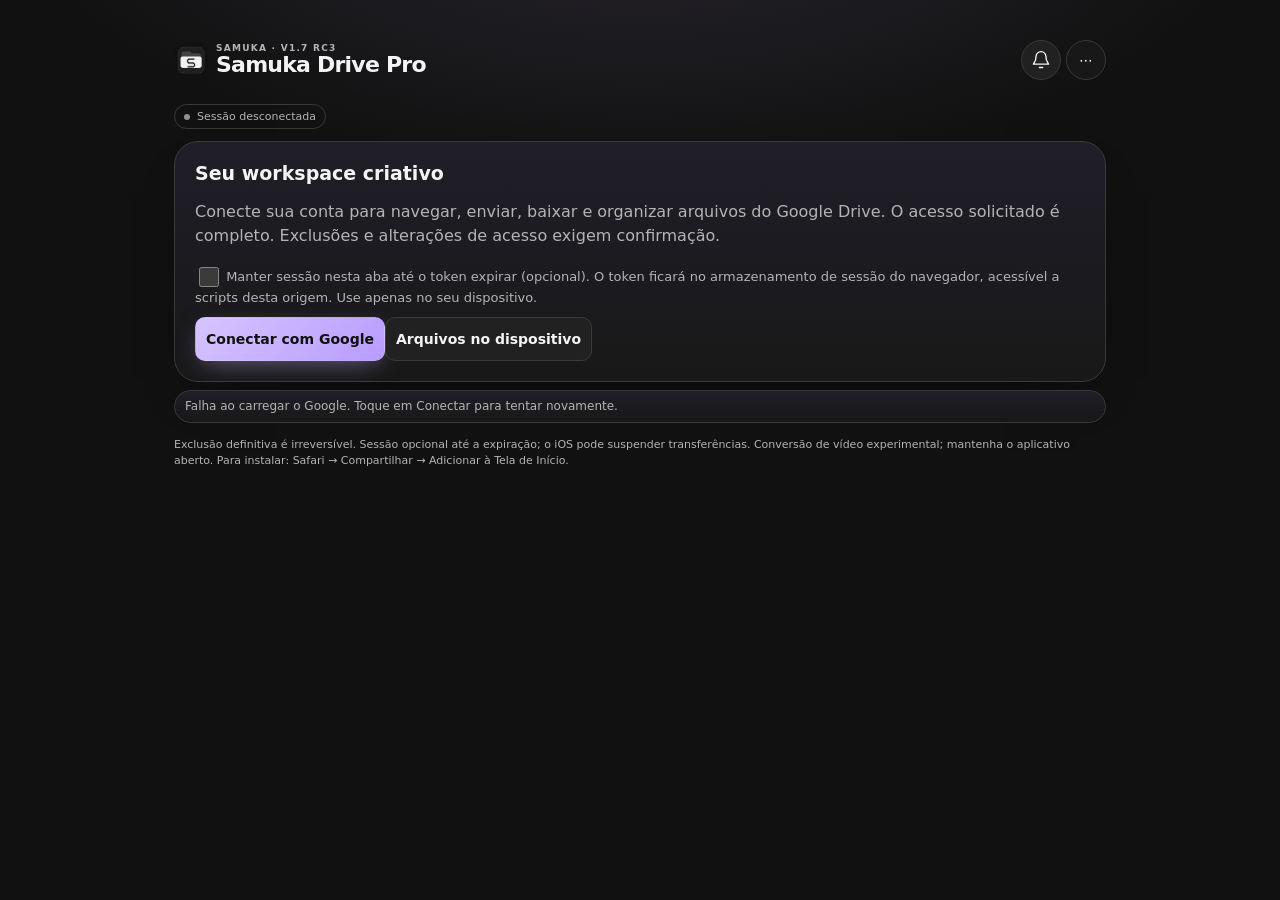
<file: samuka-v17-rc3.html>
<!doctype html><html lang="pt-BR"><head><meta charset="utf-8"><meta name="viewport" content="width=device-width,initial-scale=1,viewport-fit=cover"><meta name="referrer" content="strict-origin-when-cross-origin"><title>Samuka Drive Pro</title><meta name="theme-color" content="#111111"><meta name="apple-mobile-web-app-capable" content="yes"><meta name="apple-mobile-web-app-status-bar-style" content="black-translucent"><meta name="apple-mobile-web-app-title" content="Samuka Drive"><link rel="manifest" href="samuka-v17-rc3.webmanifest"><link rel="apple-touch-icon" href="samuka-mono-192.png"><link rel="preconnect" href="https://accounts.google.com"><script id="googleIdentity" src="https://accounts.google.com/gsi/client" async></script><style>
:root{color-scheme:dark;font-family:-apple-system,BlinkMacSystemFont,system-ui,sans-serif;background:#111111;color:#f4f1fa;--panel:#1b1a21;--line:#35313e;--muted:#b4afc1;--accent:#c5b2ff}*{box-sizing:border-box}body{margin:0}main{max-width:940px;margin:auto;padding:22px 16px calc(100px + env(safe-area-inset-bottom))}h1{font-size:31px;letter-spacing:-1.7px;margin:6px 0}h2{font-size:19px;margin:0 0 12px}p{line-height:1.5;color:var(--muted)}small,.muted{color:var(--muted);font-size:13px}.eyebrow{font-size:11px;letter-spacing:.19em;color:var(--accent);font-weight:800}button,input,select{font:inherit}button,a.action{display:inline-flex;align-items:center;justify-content:center;min-height:44px;border:1px solid var(--line);border-radius:12px;background:#28262f;color:inherit;padding:10px 13px;font-weight:650;text-decoration:none;cursor:pointer}button.primary{background:var(--accent);color:#1c142e;border-color:transparent}button:disabled{opacity:.45;cursor:default}button.on{border-color:var(--accent);color:var(--accent)}input,select{min-height:44px;border:1px solid var(--line);border-radius:12px;background:#15141a;color:inherit;padding:10px;width:100%;font-size:16px}button,input,select{touch-action:manipulation}header,.row{display:flex;align-items:center;gap:8px;flex-wrap:wrap}header{justify-content:space-between}.grow{flex:1;min-width:0}.panel{padding:16px;background:var(--panel);border:1px solid var(--line);border-radius:20px;margin:14px 0}.bar{height:8px;border-radius:20px;background:#393640;overflow:hidden}.bar>div{height:100%;background:var(--accent);transition:width .2s}.filters{display:flex;gap:7px;overflow:auto;padding:4px 0 10px}.filters button{white-space:nowrap;font-size:13px}.list{display:grid;gap:9px}.list.grid{grid-template-columns:repeat(2,minmax(0,1fr))}.item{border:1px solid var(--line);border-radius:16px;background:var(--panel);padding:12px;min-width:0;display:flex;gap:10px;align-items:center}.grid .item{flex-direction:column;align-items:stretch}.thumb{width:48px;height:48px;object-fit:cover;border-radius:10px;background:#2e293a;display:grid;place-items:center;font-size:23px;flex:none}.grid .thumb{width:100%;height:104px}.name{font-weight:700;overflow-wrap:anywhere;display:block}.textbtn{background:transparent;border:0;padding:0;text-align:left;justify-content:flex-start;min-height:36px}.check{width:22px;height:22px;min-height:22px;accent-color:#bca7ff;flex:none}.grid .check{align-self:flex-start}.actions{display:flex;gap:5px;flex-wrap:wrap}.actions button,.actions a{font-size:12px;padding:8px;min-height:40px}.status{white-space:pre-wrap;overflow-wrap:anywhere;line-height:1.45;color:#dbd2f3}.crumb{overflow-wrap:anywhere}.foot{position:fixed;bottom:0;left:0;right:0;background:#17161dee;backdrop-filter:blur(18px);border-top:1px solid var(--line);padding:8px 12px calc(8px + env(safe-area-inset-bottom));display:flex;justify-content:center;gap:8px;z-index:2}.foot button{font-size:12px;flex:1;max-width:160px}.hidden,[hidden]{display:none!important}dialog{max-width:min(94vw,600px);width:100%;max-height:85dvh;overflow:auto;background:#1b1a21;color:inherit;border:1px solid var(--line);border-radius:20px;padding:20px}dialog::backdrop{background:#0009}pre{white-space:pre-wrap;overflow-wrap:anywhere;font:inherit;font-size:13px}.task{border-top:1px solid var(--line);padding:10px 0}.notice{font-size:13px;color:var(--muted)}@media(min-width:650px){.list.grid{grid-template-columns:repeat(3,minmax(0,1fr))}}

main{padding-top:calc(12px + env(safe-area-inset-top));padding-bottom:calc(88px + env(safe-area-inset-bottom))}h1{font-size:27px;letter-spacing:-1.2px}.panel{margin:8px 0;padding:12px;border-radius:14px}#status{font-size:13px;padding:8px 10px}#account p{margin:5px 0 8px;font-size:13px}#account strong{font-size:13px}.row{gap:6px}button{padding:8px 10px;font-size:14px}.scope{display:flex;gap:5px;margin:12px 0;overflow:auto}.scope button{flex:1;white-space:nowrap;font-size:12px}.item{padding:9px;gap:8px}.thumb{width:42px;height:42px}.actions button,.actions a{min-height:36px}.foot{gap:4px;padding-left:6px;padding-right:6px}.foot button{padding:7px 4px;font-size:11px}.toolbar{margin:8px 0}.crumb{font-size:13px;color:var(--muted)}.name{font-size:15px}.storage-row{margin:5px 0;font-size:12px;color:var(--accent);overflow-wrap:anywhere}.notice{line-height:1.4}.rank-item{padding:10px 0;border-bottom:1px solid var(--line)}#remember{width:20px;height:20px;min-height:20px;vertical-align:middle;accent-color:var(--accent)}#login label{display:block;margin:12px 0;font-size:13px;color:var(--muted)}.compact{font-size:12px}.scope .on{background:#332a49}.grid .thumb{height:120px}
.danger12{color:#ff9aa2!important}.theme-light{color-scheme:light;background:#f5f2fa;color:#211b2e;--panel:#fff;--line:#ddd6e7;--muted:#625c70;--accent:#7652ba}.theme-light button,.theme-light a.action,.theme-light input,.theme-light select,.theme-light dialog{background:#f0ebf7;color:#211b2e}.theme-light .foot{background:#f8f5fbee}.theme-light .status{color:#34274a}.theme-light button.primary{background:#7652ba;color:white}.theme-light .scope .on{background:#e5daf8}.theme-light .storage-row{color:#6943a8}.dense12 .item{padding:5px;gap:5px}.dense12 .actions button{min-height:30px;padding:4px 6px}.dense12 .thumb{width:34px;height:34px}.tools12{display:grid;gap:8px;margin:8px 0}.tools12 button{text-align:left;justify-content:flex-start}.line12{border-bottom:1px solid var(--line);padding:10px 0;overflow-wrap:anywhere}.line12 p{margin:4px 0}.warn12{color:#ff9aa2}.theme-light .warn12,.theme-light .danger12{color:#aa2234!important}
:root{background:#111;color:#f3f3f3;--panel:#181818;--line:#303030;--muted:#a9a9a9;--accent:#f4f4f4}.amoled13{background:#000}main{max-width:1050px;padding-left:14px;padding-right:14px}h1{font-size:26px;letter-spacing:-1px}h2{font-weight:650}.eyebrow{letter-spacing:.14em;color:var(--muted)}button,a.action{background:#212121;border-color:var(--line);font-weight:550;border-radius:10px}button.primary{background:var(--accent);color:#111}.theme-light button.primary{color:white;background:var(--accent)}button.on,.scope .on{background:#303030;color:var(--accent);border-color:#4a4a4a}input,select{background:#141414}.panel{background:var(--panel);border-radius:15px}.status,.storage-row{color:var(--muted)}.bar{background:#303030}.foot{background:#121212ed;border-top:1px solid #2b2b2b;gap:3px}.foot button{background:transparent;border-color:transparent;border-radius:20px}.foot button.on{background:#303030;border-color:#414141}.item{background:var(--panel);border:1px solid var(--line);border-radius:15px}.thumb{background:#282828}.grid .item{padding:10px}.grid .thumb{height:100px}.grid .folderThumb13{width:100%;height:108px}.folderThumb13{width:54px;height:48px;flex:none;display:grid;place-items:center}.folderArt13{width:100%;height:100%;position:relative;max-width:160px;isolation:isolate}.folderBack13{position:absolute;left:9%;top:15%;width:83%;height:75%;background:linear-gradient(150deg,#4a4a4a,#252525);border:1px solid #555;border-radius:9px;z-index:0}.folderBack13:before{content:'';position:absolute;left:0;top:-7%;width:45%;height:17%;border-radius:6px 6px 0 0;background:#434343}.folderFace13{position:absolute;left:6%;top:35%;width:89%;height:60%;background:linear-gradient(160deg,#3f3f3f,#242424);border:1px solid #515151;border-radius:9px;box-shadow:0 3px 6px #0005;z-index:4}.paper13{position:absolute;left:calc(14% + var(--i)*11%);top:calc(6% + var(--i)*4%);width:55%;height:65%;background:#ddd;color:#333;transform:rotate(calc(-7deg + var(--i)*7deg));border-radius:4px;box-shadow:0 1px 4px #0006;z-index:calc(1 + var(--i));font-size:9px;padding:3px;overflow:hidden}.paper13 img{width:100%;height:100%;object-fit:cover}.folderCount13,.mediaMeta13{display:block;font-size:11px;color:var(--muted)}.tag13{font-size:12px;color:var(--accent);margin:4px 0}.status13{width:100%;min-height:34px;font-size:12px;margin:5px 0}.actionsMore13{margin-top:5px;color:var(--muted);font-size:12px}.actionsMore13 summary{cursor:pointer;padding:8px 2px;min-height:32px}.actionsMore13 .actions{padding-top:4px}.storageBar13{height:14px;display:flex;border-radius:9px;background:#333;overflow:hidden}.storageBar13>div{height:100%;flex-shrink:0}.check,#remember{accent-color:var(--accent)}dialog{background:var(--panel);border-radius:18px}.theme-light{background:#f5f5f5;color:#161616;--panel:#fff;--line:#ddd;--muted:#555}.theme-light button,.theme-light a.action,.theme-light input,.theme-light select,.theme-light dialog{background:#eee;color:#161616}.theme-light .scope .on,.theme-light .foot button.on{background:#ddd;color:#161616}.theme-light .foot{background:#fafafaee}.theme-light .status,.theme-light .storage-row{color:var(--muted)}.theme-light .thumb{background:#ddd}.theme-light .folderBack13{background:#aaa;border-color:#888}.theme-light .folderBack13:before{background:#aaa}.theme-light .folderFace13{background:linear-gradient(160deg,#c4c4c4,#aaa);border-color:#aaa}.toolbar13{display:flex;flex-wrap:wrap;gap:6px;margin:8px 0}.toolbar13>*{flex:1;min-width:110px}.toolbar13 button{font-size:12px}.scope button{border-radius:22px}.filters button{border-radius:22px}.foot button{min-height:44px}.theme-light .danger12{color:#aa2234!important}@media(max-width:400px){.grid .item .name{font-size:13px}.grid .folderThumb13{height:85px}}
.advanced13{margin:4px 0 10px;padding:6px 10px;background:var(--panel);border:1px solid var(--line);border-radius:12px}.advanced13 summary{font-size:13px;min-height:30px;display:flex;align-items:center;cursor:pointer}.advanced13 summary:after{content:"+";margin-left:auto}.advanced13[open] summary:after{content:"−"}.toolbar13 select,.toolbar13 input{font-size:13px}.toolbar13>*{min-width:145px}.theme-light .bar{background:#ddd}:root{--panel:#222;--line:#454545;--muted:#c0c0c0;--accent:#f5f5f5;background:#111;color:#f6f6f6}body{min-height:100dvh;background:linear-gradient(180deg,#090909 0,#171717 38vh,#444 100vh);background-attachment:fixed}.amoled13 body{background:#000}.theme-light body{background:linear-gradient(#f7f7f7,#d6d6d6);color:#161616}.theme-light{--panel:#fff;--line:#ddd;--muted:#555}main{max-width:800px;padding-top:calc(14px + env(safe-area-inset-top));padding-bottom:calc(120px + env(safe-area-inset-bottom))}header{flex-wrap:nowrap;align-items:center;gap:8px;margin-bottom:14px}.brand14{display:flex;align-items:center;gap:9px;min-width:0}.brand14 img{width:35px;height:35px;border-radius:10px;flex:none}.brand14 h1{font-size:19px;line-height:1.1;letter-spacing:-.65px;margin:1px 0}.brand14 .eyebrow{font-size:8px;letter-spacing:.12em}header .row{justify-content:flex-end}header button{font-size:11px;min-height:36px;padding:6px 8px;border-radius:20px}.hero14{padding:20px 18px;border-radius:28px;background:linear-gradient(155deg,#161616,#383838);border:1px solid #565656;box-shadow:0 10px 35px #0002;margin:8px 0 16px}.hero14 h2{font-size:34px;letter-spacing:-1.5px;margin:12px 0 0}.hero14 p{margin:7px 0 13px}.big14{font-size:60px;font-weight:550;letter-spacing:-4px;font-variant-numeric:tabular-nums;line-height:1.1;margin-top:24px}.homeGrid14,.studioGrid14{display:grid;grid-template-columns:repeat(2,minmax(0,1fr));gap:10px;margin:12px 0}.tile14{display:flex;flex-direction:column;align-items:flex-start;justify-content:space-between;gap:12px;min-height:104px;padding:16px;border-radius:21px;background:linear-gradient(145deg,#333,#202020);text-align:left;white-space:normal;overflow-wrap:anywhere}.studioGrid14 .tile14{aspect-ratio:1;min-height:0;justify-content:space-between}.studioIcon14{font-size:35px;font-weight:400}.tile14 small{font-size:12px}.homeGrid14 .tile14 strong{font-size:14px}#homeView>button{margin:3px;min-height:42px}#homeView>h2{margin:20px 0 9px}.foot{bottom:calc(8px + env(safe-area-inset-bottom));left:50%;right:auto;transform:translateX(-50%);width:min(calc(100% - 24px),650px);border:1px solid #565656;background:#242424ed;backdrop-filter:blur(20px);border-radius:35px;box-shadow:0 10px 35px #0005;padding:5px;gap:2px}.foot button{flex-direction:column;gap:4px;font-size:10px;min-height:52px;min-width:0;max-width:none;padding:5px 1px;color:#bbb;border-radius:27px}.foot button.on{background:#e3e3e3;color:#111;border-color:transparent}.theme-light .foot{background:#f8f8f8eb;border-color:#bbb}.theme-light .foot button{color:#444}.theme-light .foot button.on{background:#333;color:#fff}.theme-light .hero14{background:linear-gradient(145deg,#fff,#e5e5e5);border-color:#ccc}.theme-light .tile14{background:linear-gradient(#fff,#eee);color:#111}.scope{padding:3px;border:1px solid var(--line);background:#161616;border-radius:28px}.scope button{border:0;background:transparent;min-height:38px}.scope .on{background:#434343;color:white}.theme-light .scope{background:#eee}.panel,.item{background:var(--panel);border-radius:18px}.presentation14{max-width:100%;max-height:72dvh;width:100%;object-fit:contain;display:block;margin:8px 0;border-radius:12px;background:#000}dialog{max-height:85dvh;border-radius:24px}.bar{background:#555}.status{font-size:12px}#account{display:none}#switch14{font-size:11px}#homeView .hero14 .eyebrow{color:var(--muted)}@media(max-width:370px){.brand14 img{width:28px;height:28px}.brand14 h1{font-size:16px}.foot button{font-size:9px}}
.homeFolder14{min-height:125px}.homeFolder14 .folderArt13{height:72px;max-width:100px;width:100%;align-self:center}.homeFolder14 strong{width:100%;text-align:center;overflow-wrap:anywhere}
.progress15{position:fixed;z-index:90;left:50%;transform:translateX(-50%);bottom:calc(86px + env(safe-area-inset-bottom));width:min(calc(100% - 28px),600px);padding:12px;background:var(--panel);border:1px solid var(--line);border-radius:16px;box-shadow:0 8px 28px #0006}.progress15[hidden]{display:none}.progress15.inmodal15{position:sticky;top:0;bottom:auto;left:auto;transform:none;width:100%;margin:0 0 10px;z-index:3}.progress15 progress{appearance:none;width:100%;height:8px;border:0;border-radius:8px;background:var(--line);overflow:hidden;margin:8px 0 4px}.progress15 progress::-webkit-progress-bar{background:var(--line)}.progress15 progress::-webkit-progress-value{background:var(--accent);border-radius:8px}.progress15 progress::-moz-progress-bar{background:var(--accent)}.progress15 .progressDetail15{font-size:12px;color:var(--muted);overflow-wrap:anywhere}.progress15 .progressRow15{display:flex;align-items:center;justify-content:space-between;gap:8px}.progress15 .progressClose15{padding:4px 8px;font-size:12px}#nav button{min-width:0}#nav button span{white-space:nowrap;font-size:clamp(9px,2.5vw,12px)}#nav{gap:2px}#convertView .tile14{min-height:105px}#convertView h2{margin-top:12px}#convertView .panel{margin-top:12px}
/* V1.6 Graphite: compact, progressive disclosure, motion only during activity */
:root:not(.theme-light){--panel:#181818;--line:#393939;--muted:#b4b4b4;--accent:#f4f4f4;background:#0c0c0c;color:#f4f4f4}main{max-width:960px;padding:calc(8px + env(safe-area-inset-top)) 14px calc(100px + env(safe-area-inset-bottom))}header{display:flex;flex-wrap:nowrap;align-items:center;gap:8px;padding:8px 0 10px}.brand14{flex:1;min-width:0;gap:8px!important;display:flex!important;align-items:center}.brand14 img{width:34px!important;height:34px!important;flex:none;border-radius:10px}.brand14>div{min-width:0}.brand14 h1{font-size:clamp(14px,4.2vw,22px)!important;font-weight:700;letter-spacing:-.035em!important;white-space:nowrap;margin:0!important}.brand14 .eyebrow{font-size:9px!important;letter-spacing:.14em;white-space:nowrap}.headerActions16{display:flex;align-items:center;gap:5px;flex:none}.headerActions16>button,.headerActions16>details>summary{height:40px;min-height:40px;min-width:40px;padding:5px;border-radius:50%;display:grid;place-items:center;font-size:14px}.menu16{position:relative}.menu16 summary{cursor:pointer;list-style:none;border:1px solid var(--line);background:var(--panel)}.menu16 summary::-webkit-details-marker,.fold16 summary::-webkit-details-marker{display:none}.menuPop16{position:absolute;z-index:10;right:0;top:46px;width:188px;display:grid;gap:6px;padding:8px;background:var(--panel);border:1px solid var(--line);border-radius:18px;box-shadow:0 12px 32px #0005}.menuPop16 button{justify-content:flex-start;width:100%}.connection16{display:inline-flex;gap:7px;align-items:center;font-size:11px;border:1px solid var(--line);border-radius:99px;padding:5px 9px;color:var(--muted);margin:0 0 4px}.connection16 i{width:6px;height:6px;border-radius:50%;background:#909090}.connection16[data-state=online] i{background:#8bd6a4;box-shadow:0 0 9px #8bd6a477}.connection16[data-state=busy] i{background:#eee;animation:pulse16 1.4s infinite}.connection16[data-state=offline] i{background:#ff9b83}.fold16{border:1px solid var(--line);border-radius:16px;padding:0 10px;background:var(--panel);margin:7px 0}.fold16 summary{min-height:44px;display:flex;align-items:center;justify-content:space-between;list-style:none;cursor:pointer;font-size:13px;font-weight:600;color:inherit}.fold16 summary:after{content:'＋';font-size:19px;color:var(--muted)}.fold16[open] summary:after{content:'−'}.fold16[open]>.row,.fold16[open]>.filters,.fold16[open]>#account{margin:0 0 10px}.fold16 #account{border:0;background:transparent;padding:2px 0}.essentials16{display:grid!important;grid-template-columns:1fr auto auto;gap:6px;margin:8px 0}.essentials16 button{white-space:nowrap;min-height:44px}.search16{display:flex;gap:6px;margin:8px 0}.search16 #search{min-width:0;flex:1}.search16 #layout{min-width:60px}.scope{margin:7px 0;gap:4px}.scope button{min-width:0;padding:6px 5px;font-size:11px}.row button{border-radius:12px}.panel{border-radius:18px}.hero14{position:relative;isolation:isolate;overflow:hidden;background:linear-gradient(155deg,#121212 0%,#252525 75%,#303030 100%)!important}.hero14>*:not(.orb16){position:relative;z-index:1}.hero14 .orb16{position:absolute;right:-26px;top:-42px;width:180px;height:180px;border-radius:50%;background:radial-gradient(circle,#c7c7c7 0.9px,transparent 1.5px) 0 0/7px 7px;mask-image:radial-gradient(ellipse,#000 10%,#0009 54%,transparent 72%);opacity:.16;transform:rotate(-14deg);pointer-events:none}.theme-light .hero14{background:linear-gradient(160deg,#fff,#dedede)!important}.process16,.progress15{background:linear-gradient(145deg,#1d1d1d,#101010);border:1px solid #444;border-radius:18px;padding:14px;margin:10px 0;box-shadow:0 8px 25px #0003}.theme-light .process16,.theme-light .progress15{background:#f6f6f6;color:#111}.process16 progress,.progress15 progress{display:block;width:100%;height:7px;margin:10px 0;accent-color:var(--accent);border:0;border-radius:20px;overflow:hidden}.process16 progress::-webkit-progress-bar,.progress15 progress::-webkit-progress-bar{background:#414141;border-radius:20px}.process16 progress::-webkit-progress-value,.progress15 progress::-webkit-progress-value{background:#eee;border-radius:20px;box-shadow:0 0 8px #ffffff60;transition:width .2s linear}.theme-light progress::-webkit-progress-value{background:#333!important}.percent16{font-size:14px;font-variant-numeric:tabular-nums;color:var(--accent);float:right}.spin16{width:15px;height:15px;flex:none;border:2px solid #777;border-top-color:#eee;border-radius:50%;animation:spin16 .9s linear infinite}.task .bar>div{box-shadow:0 0 7px #fff5}.tile14{border-radius:20px;transition:transform .15s ease,background .15s ease}.tile14:active,button:active:not(:disabled){transform:scale(.98)}.foot{max-width:620px!important;gap:2px!important}.foot button{min-width:0!important;padding:5px 2px!important}.foot button span{font-size:10px!important;white-space:nowrap}.foot button svg{width:19px;height:19px}.foot button.on{box-shadow:inset 0 1px 1px #ffffff20}#status{margin:5px 0;padding:7px 10px;max-height:75px;overflow:auto;font-size:12px}#modal{border-radius:24px;border-color:var(--line);box-shadow:0 20px 60px #0006}#modalBody>small{display:block;margin:12px 0 4px}footer.notice{font-size:11px;margin-top:14px}.theme-light .connection16 i{box-shadow:none}@keyframes spin16{to{transform:rotate(360deg)}}@keyframes pulse16{50%{opacity:.35;box-shadow:0 0 9px #fff8}}@media(prefers-reduced-motion:reduce){*,*::before,*::after{animation:none!important;transition:none!important;scroll-behavior:auto!important}}@media(max-width:350px){.brand14 img{width:27px!important;height:27px!important}.brand14 h1{font-size:13px!important}.headerActions16>button,.headerActions16>details>summary{min-width:34px}.foot button span{font-size:9px!important}.essentials16 button{font-size:11px;padding:6px}}

#bell13{position:relative}.bellDot16{position:absolute;top:0;right:-1px;font-size:9px;line-height:15px;min-width:15px;text-align:center;background:#ededed;color:#111;border-radius:20px;padding:0 2px}


body{background:radial-gradient(900px 420px at 50% -120px,rgba(202,181,255,.13),transparent 70%),#111111;-webkit-font-smoothing:antialiased}
main{padding-top:32px}h1{letter-spacing:-.04em}
.panel{border-radius:24px;padding:20px;background:linear-gradient(180deg,#201e28,var(--panel));box-shadow:0 24px 48px -28px rgba(0,0,0,.7);animation:sRise .5s cubic-bezier(.2,.7,.2,1) both}
.item{border-radius:18px;transition:transform .25s cubic-bezier(.2,.7,.2,1),border-color .2s,box-shadow .25s;animation:sRise .45s cubic-bezier(.2,.7,.2,1) both}.item:hover{transform:translateY(-2px);border-color:var(--accent);box-shadow:0 18px 36px -22px rgba(202,181,255,.4)}
button,a.action{transition:transform .15s cubic-bezier(.2,.7,.2,1),border-color .2s,box-shadow .25s}button:hover:not(:disabled){border-color:var(--accent);transform:translateY(-1px)}button:active:not(:disabled){transform:scale(.98)}
button.primary{background:linear-gradient(135deg,#d6c4ff,#b89cff);box-shadow:0 8px 24px -8px rgba(202,181,255,.5)}
:is(button,input,select,summary,a):focus-visible{outline:2px solid var(--accent);outline-offset:3px}
.fold16>summary{color:var(--accent);padding:8px 0;cursor:pointer}.fold16{margin:14px 0}.fold16[open]>*:not(summary){animation:sRise .35s cubic-bezier(.2,.7,.2,1) both}
.bar>div{background:linear-gradient(90deg,#b89cff,#d6c4ff,#b89cff);background-size:200% 100%;animation:sShimmer 2s linear infinite}
@keyframes sRise{from{opacity:0;transform:translateY(10px)}to{opacity:1;transform:none}}@keyframes sShimmer{to{background-position:-200% 0}}
@media(prefers-reduced-motion:reduce){*{animation:none!important;transition:none!important}}
.quick17{display:flex;gap:8px;overflow-x:auto;padding:4px 0 14px;scrollbar-width:none}.quick17 button{flex:none;white-space:nowrap;border-radius:99px;min-height:40px}
</style></head><body><main><header><div class="brand14"><img alt="" src="samuka-mono-192.png"/><div><div class="eyebrow">SAMUKA · V1.7 RC3</div><h1>Samuka Drive Pro</h1></div></div><div class="headerActions16"><button aria-label="Notificações" id="bell13" title="Notificações">Avisos</button><details class="menu16" id="menu16"><summary aria-label="Abrir menu da conta">⋯</summary><div class="menuPop16"><button hidden="" id="sessionSettings">⚙ Sessão</button><button hidden="" id="switch14">Trocar conta</button><button hidden="" id="logout">Sair</button><button id="diag16">Conexão e diagnóstico</button></div></details></div></header><div class="connection16" id="connection16" role="status"><i aria-hidden="true"></i><span>Aguardando conexão</span></div><section class="panel" id="login"><h2>Seu workspace criativo</h2><p>Conecte sua conta para navegar, enviar, baixar e organizar arquivos do Google Drive. O acesso solicitado é completo. Exclusões e alterações de acesso exigem confirmação.</p><label><input id="remember" type="checkbox"/> Manter sessão nesta aba até o token expirar (opcional). O token ficará no armazenamento de sessão do navegador, acessível a scripts desta origem. Use apenas no seu dispositivo.</label><button class="primary" id="connect">Conectar com Google</button><button id="offlineLogin14">Arquivos no dispositivo</button></section><div aria-live="polite" class="panel status" id="status" role="status">Carregando autorização…</div><section hidden="" id="app"><details class="fold16"><summary>Conta e armazenamento</summary><div class="panel" id="account"></div></details><section hidden="" id="homeView"></section><section hidden="" id="convertView"></section><section id="filesView"><div class="quick17" id="quick17" hidden aria-label="Acesso rápido"></div><div class="scope" id="scope"><button data-scope="root">Meu Drive</button><button data-scope="shared">Compartilhados</button><button data-scope="drives">Drives de equipe</button></div><div class="row"><button id="back">‹ Voltar</button><button id="root">Início</button><div class="grow crumb" id="crumb"></div><button id="favFolder">☆</button></div><div class="essentials16" style="margin-top:12px"><button class="primary" id="upload">↑ Enviar arquivos</button><button id="mkdir">+ Pasta</button><button aria-label="Atualizar" id="refresh">↻</button><input hidden="" id="picker" multiple="" type="file"/></div><details class="fold16" open><summary>Mais ferramentas</summary><div class="row"><button hidden="" id="rank">Peso / ranking</button><button id="moreTools">Ferramentas</button><button id="link14">Abrir link</button><button id="studio13">Studio</button><button aria-label="Busca universal" id="universal13">Geral</button></div></details><div class="search16" style="margin-top:12px"><input class="grow" id="search" placeholder="Buscar nesta pasta" type="search"/><button id="layout">Galeria</button></div><details class="fold16"><summary>Filtros, ordenação e produção</summary><div class="filters" id="filters"></div><div class=""><div class="toolbar13"><select aria-label="Orientação" id="orientation13"><option value="">Orientação: todas</option><option>Vertical</option><option>Horizontal</option><option>Quadrado</option></select><input aria-label="Filtrar etiqueta" id="tagFilter13" placeholder="Filtrar etiqueta"/><button id="production13">Produção: desativada</button><button id="captureGroup13">Por data de captura</button></div><div class="row"><select aria-label="Ordenação" class="grow" id="sort12"><option value="natural">Nome / sequência numérica</option><option value="capture">Data de captura (quando disponível)</option><option value="created">Criação no Drive</option><option value="modified">Modificação recente</option><option value="size">Maior tamanho</option></select><button id="editSeq">Sequência de edição</button></div></div></details><div class="row" style="margin-bottom:10px"><button id="selectAll">Selecionar visíveis</button><div class="row" hidden="" id="selection13"><button disabled="" id="rename">Renomear em massa</button><button disabled="" id="batch13">Baixar em lote</button><button disabled="" id="trashSelected">Lixeira / ocultar</button></div><span class="muted" id="count"></span></div><div class="list" id="list"></div></section><section class="panel" hidden="" id="transfersView"><h2>Transferências</h2><p class="notice">Uploads em blocos de 4 MiB. Ao voltar ao aplicativo, falhas transitórias elegíveis são retomadas quando a sessão ainda existe. Use Retomar para consultar o progresso no Google sem repetir blocos já recebidos. Se o iOS encerrar a página, será necessário selecionar os arquivos novamente. O iOS pode interromper o processo em segundo plano. Downloads nativos são acompanhados pelo Safari, não por este painel.</p><div id="tasks"></div></section><section class="panel" hidden="" id="favoritesView"><h2>Pastas favoritas</h2><div id="favorites"></div></section><section class="panel" hidden="" id="historyView"><h2>Histórico neste dispositivo</h2><div id="history"></div></section><div class="foot" id="nav"><button class="on" data-view="files">Arquivos</button><button data-view="transfers">Envios</button><button data-view="favorites">Favoritos</button><button data-view="history">Histórico</button></div></section><footer class="notice">Exclusão definitiva é irreversível. Sessão opcional até a expiração; o iOS pode suspender transferências. Conversão de vídeo experimental; mantenha o aplicativo aberto. Para instalar: Safari → Compartilhar → Adicionar à Tela de Início.</footer></main><dialog id="modal"><div class="row"><h2 class="grow" id="modalTitle"></h2><button id="close">Fechar</button></div><div id="modalBody"></div></dialog>
<script>
'use strict';
window.addEventListener('error',function(e){const status=document.getElementById('status');if(status&&!document.getElementById('login').hidden){status.textContent='Falha na inicialização: '+(e.message||'erro de carregamento');document.getElementById('connect').disabled=false;}});
const CLIENT='284735647572-fjbiid4k7abis5nlieg9nv8jq0jus6rf.apps.googleusercontent.com',SCOPE='https://www.googleapis.com/auth/drive',API='https://www.googleapis.com/drive/v3/',FOLDER='application/vnd.google-apps.folder',FIELDS='id,name,mimeType,size,createdTime,modifiedTime,parents,sha256Checksum,md5Checksum,trashed,explicitlyTrashed,thumbnailLink,webViewLink,webContentLink,resourceKey,ownedByMe,owners(displayName),quotaBytesUsed,driveId,shortcutDetails(targetId,targetMimeType,targetResourceKey),capabilities(canDownload,canRename,canAddChildren,canTrash,canUntrash,canDelete,canCopy,canMoveItemWithinDrive,canMoveItemOutOfDrive,canShare),imageMediaMetadata,videoMediaMetadata';
let running15=null,busy14=false,converting16=false,conversionAbort16=null,activeProcess16=null;
const $=id=>document.getElementById(id);let token=null,expiry=0,client=null,accountKey='',path=[{id:'root',name:'Meu Drive'}],files=[],selected=new Set(),filter='Todos',grid=false,loadVersion=0,history=[],favorites=[],tasks=[],running=false,loading=false;const parent=()=>path.at(-1).id;
const roots={root:'Meu Drive',shared:'Compartilhados comigo',drives:'Drives de equipe'},SESSION='samuka-v11-session',weights=new Map();let activeView='files',restoreFailed=false,accountEmail='',meQuota={},scanning=false;const synthetic=()=>['shared','drives'].includes(parent());
function rootPath(id='root'){return [{id,name:roots[id]}]}
function getStore(k,def){try{return JSON.parse(localStorage.getItem(k)||'null')??def}catch{return def}}
function setStore(k,v){try{localStorage.setItem(k,JSON.stringify(v))}catch{}}
function saveState(){if(accountKey)setStore('samuka-state-'+accountKey,{path,filter,grid,search:$('search').value,view:activeView,history,sort:$('sort12').value});}
function clearSession(){try{sessionStorage.removeItem(SESSION)}catch{}}
function rememberSession(){clearSession();if($('remember').checked&&token&&expiry>Date.now())try{sessionStorage.setItem(SESSION,JSON.stringify({token,expiry}))}catch{}}
function readSession(){try{const s=JSON.parse(sessionStorage.getItem(SESSION)||'null');if(s&&typeof s.token==='string'&&s.expiry>Date.now())return s}catch{}clearSession();return null}
function expire(){token=null;expiry=0;clearSession();$('login').hidden=false;$('connect').disabled=false;$('connect').textContent='Reconectar com Google';}
function folderNode(f){return {id:f.id,name:f.name,driveId:f.driveId||'',resourceKey:f.resourceKey||'',canAddChildren:f.capabilities?.canAddChildren!==false}}
function resourceHeaders(id,key){return key?{'X-Goog-Drive-Resource-Keys':id+'/'+key}:{}}
function personalQuota(f){if(f.driveId||f.ownedByMe===false)return 0;if(f.ownedByMe===true&&f.quotaBytesUsed!=null)return Number(f.quotaBytesUsed);return null}
function owner(f){return f.driveId?'Drive de equipe':f.ownedByMe===true?'Você':f.owners?.map(x=>x.displayName).filter(Boolean).join(', ')||'Não informado'}
function cacheWeight(f){const w=weights.get(f.id);return w&&Date.now()-w.at<300000?w:null}
function invalidateWeights(){weights.clear()}

function el(tag,text,cls){const e=document.createElement(tag);if(text!=null)e.textContent=text;if(cls)e.className=cls;return e}function btn(text,fn,cls){const e=el('button',text,cls);e.addEventListener('click',fn);return e}function say(t){$('status').textContent=t}function bytes(n){if(n==null)return '—';n=Number(n);return n>=1e9?(n/1e9).toFixed(1)+' GB':n>=1e6?(n/1e6).toFixed(1)+' MB':n>=1e3?(n/1e3).toFixed(1)+' KB':n+' B'}function dt(s){return s?new Date(s).toLocaleDateString('pt-BR'):'—'}function qstr(s){return s.replace(/\\/g,'\\\\').replace(/'/g,"\\'")}function url(path,params={}){return API+path+'?'+new URLSearchParams(params)}function auth(){if(!token||Date.now()>=expiry){expire();throw Error('Sessão expirada. Reconecte com Google para continuar.')}return {Authorization:'Bearer '+token}}
async function req(u,opts={}){const r=await fetch(u,{...opts,headers:{...auth(),...(opts.headers||{})},cache:'no-store'});if(!r.ok){if(r.status===401){expire()}let msg='HTTP '+r.status;try{msg=(await r.json()).error.message||msg}catch{}throw Error(msg)}return r}async function json(u,opts){return (await req(u,opts)).json()}function err(e){say('Não concluído: '+e.message)}function log(t){history.unshift(new Date().toLocaleString('pt-BR')+' · '+t);history=history.slice(0,100);renderHistory();saveState()}function safeLink(s){try{const u=new URL(s);return u.protocol==='https:'&&(/(^|\.)google\.com$|(^|\.)googleusercontent\.com$/.test(u.hostname))?u.href:null}catch{return null}}
async function enterAccount(){restoreFailed=false;const a=await json(url('about',{fields:'user(displayName,permissionId,emailAddress),storageQuota(limit,usage,usageInDrive,usageInDriveTrash)'}));const next=a.user.permissionId||'';const changed=accountKey!==next;if(changed){tasks=[];history=[];files=[];selected.clear();invalidateWeights();accountKey=next;const s=getStore('samuka-state-'+accountKey,{});path=Array.isArray(s.path)&&s.path.length&&Object.hasOwn(roots,s.path[0].id)?s.path:rootPath();filter=typeof s.filter==='string'&&kinds.includes(s.filter)?s.filter:'Todos';grid=!!s.grid;$('sort12').value=['natural','capture','created','modified','size'].includes(s.sort)?s.sort:'natural';$('search').value=typeof s.search==='string'?s.search:'';history=Array.isArray(s.history)?s.history.slice(0,100):[];activeView=['home','files','transfers','favorites','history','convert'].includes(s.view)?s.view:'home'}loadPrefs12();accountEmail=a.user.emailAddress||'';favorites=getStore('samuka-favs-'+accountKey,[]);if(!Array.isArray(favorites))favorites=[];const q=a.storageQuota||{},box=$('account');meQuota=q;box.replaceChildren(el('strong',a.user.displayName||'Conta conectada'),el('p',bytes(q.usage)+' usados de '+bytes(q.limit)+(q.usageInDrive!=null?' · Drive: '+bytes(q.usageInDrive):'')));if(Number(q.limit)>0){const b=el('div',null,'bar'),fill=el('div');fill.style.width=Math.min(100,Number(q.usage)/Number(q.limit)*100)+'%';b.append(fill);box.append(b)}$('login').hidden=true;$('app').hidden=false;$('logout').hidden=false;$('switch14').hidden=false;$('sessionSettings').hidden=false;$('layout').textContent=grid?'Lista':'Galeria';renderFavorites();renderTasks();showView(activeView);await load();if(restoreFailed){restoreFailed=false;path=rootPath();await load();say('A última pasta não está mais acessível. Voltamos ao Meu Drive.')}rememberSession();resumeOnReturn();if(tasks.some(t=>t.state==='Na fila'&&!t.pause))pump()}
let retrySavedSession = false;
async function restoreDriveSession(){
 const key=token;
 retrySavedSession=false;
 $('connect').disabled=true;
 try{await enterAccount()}
 catch(e){
  if(key===token&&Date.now()<expiry){
   retrySavedSession=true;
   $('connect').textContent='Tentar conexão novamente';
   say('Falha ao abrir o Drive. '+e.message);
  }else if(!token||Date.now()>=expiry){expire();err(e)}
 }finally{$('connect').disabled=false}
}
function ready(){if(client)return;try{client=google.accounts.oauth2.initTokenClient({client_id:CLIENT,scope:SCOPE,include_granted_scopes:false,callback:async r=>{$('connect').disabled=false;if(r.error||!r.access_token||!google.accounts.oauth2.hasGrantedAllScopes(r,SCOPE)){say('Acesso completo não concedido. '+(r.error||''));return}token=r.access_token;expiry=Date.now()+Number(r.expires_in||3600)*1000-15000;try{await enterAccount()}catch(e){err(e)}},error_callback:e=>{$('connect').disabled=false;say('Autorização: '+(e.type||'erro'))}});$('connect').disabled=false;const s=readSession();if(s){token=s.token;expiry=s.expiry;$('remember').checked=true;restoreDriveSession()}else{say('Pronto para conectar.');$('connect').textContent='Conectar com Google'}}catch(e){err(e)}}
function connect(){if(retrySavedSession&&token&&Date.now()<expiry){restoreDriveSession();return}retrySavedSession=false;if(!client){if(!window.google?.accounts?.oauth2){if(window.retryGoogleDrive)window.retryGoogleDrive();else say('Carregando autenticação do Google…');return}ready();if(!client){say('Não foi possível iniciar a autorização do Google.');return}}if(running||running15||converting16||busy14||scanning){say('Pause ou aguarde a operação antes de reconectar.');return;}$('connect').disabled=true;setTimeout(()=>{if($('connect').disabled){$('connect').disabled=false;say('Se a janela do Google não abriu, toque novamente para conectar.')}},12000);try{client.requestAccessToken({prompt:accountEmail?'':'select_account',...(accountEmail?{login_hint:accountEmail}:{})})}catch(e){$('connect').disabled=false;err(e)}}$('connect').onclick=connect;$('remember').onchange=rememberSession;$('sessionSettings').onclick=()=>{const b=modal('Sessão e privacidade'),c=el('input',null,'check');c.type='checkbox';c.checked=$('remember').checked;c.onchange=()=>{$('remember').checked=c.checked;rememberSession()};const row=el('label',null,'row');row.append(c,el('span','Manter token nesta aba até expirar'));b.append(row,el('p','Ative apenas em dispositivo pessoal. A sessão pode sobreviver a recarregamentos, mas não é permanente. Qualquer script da mesma origem pode acessar esse token. Pastas, favoritos e histórico ficam no armazenamento local, separados por conta.','notice'),btn('Limpar histórico e preferências locais',()=>{if(!confirm('Limpar histórico, favoritos e preferências deste dispositivo? Seus arquivos não serão alterados.'))return;history=[];favorites=[];try{localStorage.removeItem('samuka-state-'+accountKey);localStorage.removeItem('samuka-favs-'+accountKey)}catch{}renderHistory();renderFavorites();renderFavButton();say('Dados locais removidos.')}))};$('logout').onclick=()=>{if(running||scanning){say('Aguarde ou pause a operação antes de sair.');return}saveState();clearSession();token=null;expiry=0;loadVersion++;loading=false;files=[];selected.clear();tasks=[];favorites=[];history=[];invalidateWeights();accountKey='';accountEmail='';path=rootPath();filter='Todos';grid=false;activeView='files';$('search').value='';$('app').hidden=true;$('logout').hidden=true;$('switch14').hidden=true;$('sessionSettings').hidden=true;$('login').hidden=false;$('connect').textContent='Conectar com Google';say('Sessão encerrada. Para revogar a autorização, use a página de segurança da conta Google.')};
async function listChildren(id,{shared=false,driveId='',resourceKey='',fields=FIELDS,maxPages=Infinity}={}){let page='',all=[],incomplete=false,pages=0;do{const p={q:'trashed = false and '+(shared?'sharedWithMe':"'"+qstr(id)+"' in parents"),fields:'nextPageToken,incompleteSearch,files('+fields+')',pageSize:'100',orderBy:'folder,name_natural',supportsAllDrives:'true',includeItemsFromAllDrives:'true',corpora:driveId?'drive':'user'};if(driveId)p.driveId=driveId;if(page)p.pageToken=page;const r=await json(url('files',p),{headers:resourceHeaders(id,resourceKey)});all.push(...(r.files||[]));page=r.nextPageToken||'';incomplete||=!!r.incompleteSearch;pages++}while(page&&pages<maxPages);return {items:all,incomplete:incomplete||!!page,pages}}
async function listDrives(){let page='',all=[];do{const p={pageSize:'100',fields:'nextPageToken,drives(id,name)'};if(page)p.pageToken=page;const r=await json(url('drives',p));all.push(...(r.drives||[]).map(d=>({...d,driveId:d.id,mimeType:FOLDER,teamRoot:true})));page=r.nextPageToken||''}while(page);return all}
function scopeUI(){for(const b of $('scope').querySelectorAll('button'))b.classList.toggle('on',b.dataset.scope===path[0].id);const disabled=synthetic()||path.at(-1).canAddChildren===false;$('upload').disabled=!token;$('mkdir').disabled=disabled;$('favFolder').disabled=synthetic();$('rank').disabled=loading||scanning;}
async function load(){const version=++loadVersion,id=parent(),node=path.at(-1);loading=true;files=[];selected.clear();render();$('crumb').textContent=path.map(x=>x.name).join(' / ');$('back').disabled=path.length<2;scopeUI();say('Carregando arquivos…');try{let result=id==='drives'?{items:await listDrives()}:await listChildren(id,{shared:id==='shared',driveId:node.driveId,resourceKey:node.resourceKey});if(version!==loadVersion)return;files=result.items;say('Conectado · '+files.length+' itens'+(result.incomplete?' · listagem parcial':'')+'.');saveState()}catch(e){if(version===loadVersion){err(e);if(!token)return;if(path.length>1&&files.length===0&&/not found|404|403|permission/i.test(e.message))restoreFailed=true}}finally{if(version===loadVersion){loading=false;render();renderFavButton();scopeUI()}}}
function openFolder(f){path.push(folderNode(f));$('search').value='';filter='Todos';log('Abriu '+f.name);load()}
async function openShortcut(f){try{const d=f.shortcutDetails;if(!d?.targetId)throw Error('Destino indisponível.');const target=await json(url('files/'+encodeURIComponent(d.targetId),{fields:FIELDS,supportsAllDrives:'true'}),{headers:resourceHeaders(d.targetId,d.targetResourceKey)});if(d.targetResourceKey&&!target.resourceKey)target.resourceKey=d.targetResourceKey;if(target.mimeType===FOLDER)openFolder(target);else details(target)}catch(e){err(e)}}
function switchScope(id){path=rootPath(id);$('search').value='';filter='Todos';showView('files');load()}
$('scope').onclick=e=>{const b=e.target.closest('button');if(b?.dataset.scope)switchScope(b.dataset.scope)};$('back').onclick=()=>{if(path.length>1){path.pop();$('search').value='';load()}};$('root').onclick=()=>switchScope('root');$('refresh').onclick=()=>{invalidateWeights();load()};
function type(f){if(f.mimeType===FOLDER||f.shortcutDetails?.targetMimeType===FOLDER)return 'Pastas';if(f.mimeType.startsWith('video/')||/\.(mov|mp4|mkv|webm)$/i.test(f.name))return 'Vídeos';if(f.mimeType.startsWith('image/'))return 'Fotos';if(f.mimeType.startsWith('audio/'))return 'Áudios';if(f.mimeType==='application/pdf')return 'PDFs';return 'Outros'}const kinds=['Todos','Pastas','Vídeos','Fotos','PDFs','Áudios','Outros'];function visible(){const s=$('search').value.toLocaleLowerCase('pt-BR');return sortFiles12(files.filter(f=>!hidden12().includes(f.id)&&(filter==='Todos'||type(f)===filter)&&f.name.toLocaleLowerCase('pt-BR').includes(s)))}function render(){const list=$('list');list.className='list'+(grid?' grid':'');list.replaceChildren();$('filters').replaceChildren(...kinds.map(k=>btn(k,()=>{filter=k;render();saveState()},k===filter?'on':'')));const arr=visible();$('count').textContent=arr.length+' visíveis · '+selected.size+' selecionados';$('rename').disabled=!selected.size||loading;$('trashSelected').disabled=!selected.size||loading;$('selectAll').disabled=!arr.length;if(!arr.length)list.append(el('p',loading?'Carregando…':'Nenhum item encontrado.','muted'));for(const f of arr){const item=el('article',null,'item'),check=el('input',null,'check');check.type='checkbox';check.checked=selected.has(f.id);check.setAttribute('aria-label','Selecionar '+f.name);check.onchange=()=>{if(check.checked)selected.add(f.id);else selected.delete(f.id);$('count').textContent=arr.length+' visíveis · '+selected.size+' selecionados';$('rename').disabled=!selected.size;$('trashSelected').disabled=!selected.size};item.append(check);let thumb=el('div',({Pastas:'📁',Vídeos:'▶',Fotos:'▧',Áudios:'♫',PDFs:'PDF',Outros:'▤'})[type(f)],'thumb');const t=safeLink(f.thumbnailLink);if(grid&&t){const img=el('img',null,'thumb');img.src=t;img.alt='';img.loading='lazy';img.referrerPolicy='no-referrer';img.onerror=()=>img.replaceWith(thumb);item.append(img)}else item.append(thumb);const content=el('div',null,'grow'),name=btn(f.name,()=>f.mimeType===FOLDER?openFolder(f):f.shortcutDetails?openShortcut(f):details(f),'textbtn name');content.append(name,el('div',(f.mimeType===FOLDER?'Pasta':f.shortcutDetails?'Atalho':bytes(f.size))+' · '+owner(f),'muted'));const actions=el('div',null,'actions');if(f.mimeType===FOLDER){const w=cacheWeight(f);content.append(el('div',w?weightLabel(w):'Peso não calculado','storage-row'));actions.append(btn(w?'Recalcular':'Calcular peso',()=>measureOne(f)));actions.append(btn('☆ Favorito',()=>addFavorite(f)))}else{const q=personalQuota(f);content.append(el('div','Sua cota: '+(q==null?'não informada':bytes(q)),'storage-row'))}if(f.mimeType!==FOLDER){const link=safeLink(f.webViewLink);if(link){const a=el('a','Abrir','action');a.href=link;a.target='_blank';a.rel='noopener noreferrer';a.onclick=()=>log('Abriu '+f.name);actions.append(a)}if(f.capabilities?.canDownload!==false)actions.append(btn('Baixar',()=>download(f)))}actions.append(btn('Info',()=>details(f)));if(!f.teamRoot){if(canTrash12(f))actions.append(btn('Lixeira',()=>trashBatch12([f]),'danger12'));else if(!f.ownedByMe)actions.append(btn('Ocultar',()=>trashBatch12([f])));if(f.mimeType!==FOLDER&&(f.capabilities?.canCopy||f.capabilities?.canMoveItemWithinDrive||f.capabilities?.canMoveItemOutOfDrive))actions.append(btn('Mover / copiar',()=>destination12(f)));actions.append(btn('Acessos',()=>permissions12(f)));}content.append(actions);item.append(content);list.append(item)}}$('search').oninput=()=>{render();saveState()};$('layout').onclick=()=>{grid=!grid;$('layout').textContent=grid?'Lista':'Galeria';render();saveState()};$('selectAll').onclick=()=>{const a=visible();if(a.every(f=>selected.has(f.id)))a.forEach(f=>selected.delete(f.id));else a.forEach(f=>selected.add(f.id));render()};
function modal(title){$('modalTitle').textContent=title;const b=$('modalBody');b.replaceChildren();$('modal').showModal();return b}$('close').onclick=()=>$('modal').close();$('modal').addEventListener('cancel',e=>{if($('close').disabled)e.preventDefault()});function details(f){const b=modal('Informações');b.append(el('h2',f.name),el('pre',['Formato: '+f.mimeType,'Tamanho: '+bytes(f.size),'Modificado: '+dt(f.modifiedTime),'Proprietário: '+owner(f),'Consumo pessoal: '+(f.mimeType===FOLDER?'Calcule o peso':personalQuota(f)==null?'Não informado':bytes(personalQuota(f))),'Pode baixar: '+(f.capabilities?.canDownload?'Sim':'Não informado'),'Pode renomear: '+(f.capabilities?.canRename?'Sim':'Não informado')].join('\n')));for(const [label,m] of [['Dados de imagem / EXIF disponíveis',f.imageMediaMetadata],['Dados de vídeo',f.videoMediaMetadata]]){if(m){b.append(el('strong',label),el('pre',JSON.stringify(m,null,2)))}}if(f.shortcutDetails)b.append(btn('Abrir destino',()=>{$('modal').close();openShortcut(f)}));if(f.mimeType===FOLDER)b.append(btn('Abrir pasta',()=>{$('modal').close();openFolder(f)}));if(f.capabilities?.canRename&&files.some(x=>x.id===f.id))b.append(btn('Renomear',()=>{selected=new Set([f.id]);$('modal').close();renameDialog()}))}
function download(f){const link=safeLink(f.webContentLink);if(link){const a=el('a');a.href=link;a.target='_blank';a.rel='noopener noreferrer';document.body.append(a);a.click();a.remove();log('Solicitou download '+f.name);say('Download solicitado ao navegador. Confira o gerenciador do Safari.');return}const view=safeLink(f.webViewLink);if(view){window.open(view,'_blank','noopener,noreferrer');log('Abriu para download '+f.name);say('Use a opção de download/exportação do Google para este arquivo.');return}say('O Google não forneceu um link de download para este arquivo.')}
function renameDialog(){const items=sortFiles12(files.filter(f=>selected.has(f.id)&&f.capabilities?.canRename));if(!items.length){say('Nenhum item selecionado permite renomeação.');return}const b=modal('Renomear '+items.length+' itens'),mode=el('select');for(const [v,t] of [['prefix','Adicionar prefixo'],['suffix','Adicionar sufixo'],['replace','Substituir texto'],['number','Numerar'],['single','Nome completo (um item)']]){if(v==='single'&&items.length!==1)continue;const o=el('option',t);o.value=v;mode.append(o)}const a=el('input'),c=el('input'),preview=el('pre'),go=btn('Aplicar nomes',async()=>{const changes=plan();if(!changes.length||changes.some(x=>!x.name.trim()))return;if(!confirm('Confirma renomear '+changes.length+' itens? Nenhum arquivo será excluído.'))return;const prog=begin15('Renomear arquivos',changes.length);if(!prog)return;go.disabled=true;let ok=0;const errors=[];try{for(const x of changes){try{prog.check();await json(url('files/'+encodeURIComponent(x.f.id),{supportsAllDrives:'true',fields:'id,name'}),{method:'PATCH',headers:{'Content-Type':'application/json',...resourceHeaders(x.f.id,x.f.resourceKey)},body:JSON.stringify({name:x.name})});record14({kind:'rename',id:x.f.id,name:x.f.name,after:x.name,key:x.f.resourceKey});ok++;log('Renomeou '+x.f.name+' → '+x.name);prog.step(true)}catch(e){errors.push(x.f.name+': '+e.message);prog.step(false)}}await load()}finally{prog.end();go.disabled=false}say(ok+' renomeados.'+(errors.length?'\nFalhas: '+errors.join('\n'):''))},'primary');function plan(){if(mode.value==='replace'&&!a.value)return [];if(mode.value==='single'&&!a.value.trim())return [];return items.map((f,i)=>{const dot=f.mimeType===FOLDER?-1:f.name.lastIndexOf('.'),base=dot>0?f.name.slice(0,dot):f.name,ext=dot>0?f.name.slice(dot):'';let n=({prefix:()=>a.value+base+ext,suffix:()=>base+a.value+ext,replace:()=>f.name.split(a.value).join(c.value),number:()=>a.value+String(i+1).padStart(3,'0')+'_'+base+ext,single:()=>a.value})[mode.value]();return {f,name:n}}).filter(x=>x.name!==x.f.name)}function update(){a.placeholder=mode.value==='replace'?'Texto a substituir':mode.value==='single'?'Novo nome completo':'Texto (opcional na numeração)';c.placeholder='Novo texto';c.hidden=mode.value!=='replace';const p=plan();preview.textContent=p.slice(0,30).map(x=>x.f.name+' → '+x.name).join('\n')||'Nenhuma alteração';go.disabled=!p.length||p.some(x=>!x.name.trim())}mode.onchange=a.oninput=c.oninput=update;b.append(mode,a,c,preview,go);update()}$('rename').onclick=renameDialog;
$('mkdir').onclick=async()=>{if(synthetic())return;const n=prompt('Nome da nova pasta');if(!n?.trim())return;try{await json(url('files',{supportsAllDrives:'true',fields:'id,name'}),{method:'POST',headers:{'Content-Type':'application/json',...resourceHeaders(parent(),path.at(-1).resourceKey)},body:JSON.stringify({name:n.trim(),mimeType:FOLDER,parents:[parent()]})});invalidateWeights();log('Criou pasta '+n);await load()}catch(e){err(e)}};
function addFavorite(f){if(!favorites.some(x=>x.id===f.id)){favorites.push({...folderNode(f),scope:path[0].id});setStore('samuka-favs-'+accountKey,favorites);renderFavorites();say('Pasta adicionada aos favoritos.')}else say('Pasta já está nos favoritos.')}
function renderFavButton(){$('favFolder').textContent=favorites.some(x=>x.id===parent())?'★':'☆'}$('favFolder').onclick=()=>{const p=path.at(-1);if(favorites.some(x=>x.id===p.id))favorites=favorites.filter(x=>x.id!==p.id);else favorites.push({...p,scope:path[0].id});try{localStorage.setItem('samuka-favs-'+accountKey,JSON.stringify(favorites))}catch{}renderFavButton();renderFavorites()};function renderFavorites(){renderQuick17();const b=$('favorites');b.replaceChildren();if(!favorites.length)b.append(el('p','Marque uma pasta com a estrela.','muted'));for(const f of favorites)b.append(btn(f.name,()=>{path=f.id==='root'?rootPath():[...rootPath(Object.hasOwn(roots,f.scope)?f.scope:'root'),f];showView('files');load()}));b.append(el('p','Favoritos ficam no armazenamento local deste navegador.','notice'))}function renderHistory(){const b=$('history');b.replaceChildren(...history.map(x=>el('p',x)));if(!history.length)b.append(el('p','Nenhuma atividade nesta sessão.','muted'))}function showView(v){for(const x of ['files','transfers','favorites','history'])$(x+'View').hidden=x!==v;for(const b of $('nav').querySelectorAll('button'))b.classList.toggle('on',b.dataset.view===v);activeView=v;if(v==='history')renderHistory();saveState()}$('nav').onclick=e=>{if(e.target.dataset.view)showView(e.target.dataset.view)};
$('upload').onclick=uploadDestination17;
function renderTasks(){const b=$('tasks');b.replaceChildren();if(!tasks.length)b.append(el('p','Nenhum envio nesta sessão.','muted'));for(const t of tasks){const d=el('div',null,'task'),p=el('div',null,'bar'),fill=el('div');fill.style.width=(t.f.size?Math.min(100,t.offset/t.f.size*100):t.state==='Concluído'?100:0)+'%';p.append(fill);d.append(el('strong',uploadName17(t)),...(t.uploadName&&t.uploadName!==t.f.name?[el('p','Original: '+t.f.name,'muted')]:[]),el('p','Destino: '+(t.destinationLabel||t.destinationName||t.parent),'muted'),el('p',t.state+' · '+bytes(t.offset)+' / '+bytes(t.f.size)+(t.state==='Enviando'&&t.rate>0?' · '+bytes(t.rate)+'/s':''),'muted'),p);if(!['Concluído','Duplicado ignorado'].includes(t.state)){if(t.state==='Enviando'||t.state==='Na fila'||t.state==='Verificando duplicados'||t.state==='Verificando destino'||t.state==='Preparando nome')d.append(btn('Pausar',()=>{t.pause=true;t.autoRetry=false;if(t.state==='Na fila')t.state='Pausado';renderTasks()}));else d.append(btn('Retomar',()=>{t.pause=false;t.autoRetry=false;t.state='Na fila';pump();renderTasks()}))}if(t.verificationWarning)d.append(el('p',t.verificationWarning,'notice'));else if(t.verifiedParent)d.append(el('small','Destino confirmado pelo Google.'));b.append(d)}}
function sessionUrl(s){const u=new URL(s);if(u.protocol!=='https:'||!['www.googleapis.com','upload.googleapis.com','content.googleapis.com','www.googleapis.com'].includes(u.hostname))throw Error('Endereço de upload não reconhecido.');return u.href}function offset(r){const v=r.headers.get('Range');if(!v)return 0;const m=/^bytes=0-(\d+)$/.exec(v);if(!m)throw Error('Range inválido na resposta');return Number(m[1])+1}async function start(t){const r=await req('https://www.googleapis.com/upload/drive/v3/files?uploadType=resumable&supportsAllDrives=true&fields=id,name,parents,size',{method:'POST',headers:{'Content-Type':'application/json','X-Upload-Content-Type':t.f.type||'application/octet-stream','X-Upload-Content-Length':String(t.f.size),...resourceHeaders(t.parent,t.resourceKey)},body:JSON.stringify({name:uploadName17(t),mimeType:t.f.type||'application/octet-stream',parents:[t.parent]})});const loc=r.headers.get('Location');if(!loc)throw Error('O navegador não disponibilizou a URL da sessão de upload.');t.session=sessionUrl(loc)}async function put(t,range,body){return fetch(t.session,{method:'PUT',headers:{...auth(),'Content-Range':range,'Content-Type':t.f.type||'application/octet-stream'},body,cache:'no-store'})}async function run(t){t.state='Enviando';renderTasks();if(t.f.size===0){throw Error('Arquivos vazios não são suportados nesta versão.')}if(!t.session){await start(t)}else{const r=await put(t,'bytes */'+t.f.size,new Blob([]));if(r.ok){t.offset=t.f.size;await verifyUploadedParent17(t,r);return true}if(r.status===401){expire()}if(r.status===404){t.session=null;t.offset=0;throw Error('Sessão expirada; retome para iniciar novo envio.')}if(r.status!==308)throw Error('Consulta de retomada: HTTP '+r.status);t.offset=offset(r);if(!Number.isSafeInteger(t.offset)||t.offset<0||t.offset>=t.f.size)throw Error('Posição de retomada inválida; consulte novamente o servidor.')}const chunk=4*1024*1024;while(t.offset<t.f.size){if(t.pause)return false;const begin=t.offset,end=Math.min(begin+chunk,t.f.size),started=performance.now(),r=await put(t,'bytes '+begin+'-'+(end-1)+'/'+t.f.size,t.f.slice(begin,end));if(r.ok){t.offset=t.f.size;await verifyUploadedParent17(t,r);return true}if(r.status===308){const next=offset(r);if(next<=begin||next>end)throw Error('Não foi possível confirmar o bloco recebido. Retome para consultar o servidor.');t.offset=next;t.rate=(next-begin)/Math.max(.1,(performance.now()-started)/1000);renderTasks();continue}if(r.status===401){expire()}if(r.status===404){t.session=null;t.offset=0}throw Error('Upload: HTTP '+r.status)}throw Error('Servidor não confirmou a conclusão; retome para verificar.')}async function pump(){if(running)return;running=true;try{for(;;){if(!token||Date.now()>=expiry)break;const t=tasks.find(x=>x.state==='Na fila'&&!x.pause);if(!t)break;try{t.state='Verificando destino';renderTasks();await ensureUploadDestination17(t);if(t.pause){t.state='Pausado';renderTasks();continue}if(!t.session&&!t.checkedDuplicate){t.state='Verificando duplicados';renderTasks();const dup=await duplicate12(t);if(dup){t.state='Duplicado ignorado';t.offset=t.f.size;log('Ignorou duplicado '+t.f.name+' (já existe '+dup.name+')');renderTasks();continue}t.checkedDuplicate=true;if(t.pause){t.state='Pausado';renderTasks();continue}}if(!t.session){t.state='Preparando nome';renderTasks();await prepareUploadName17(t);if(t.pause){t.state='Pausado';renderTasks();continue}}const ok=await run(t);t.state=ok?'Concluído':'Pausado';if(ok){t.session=null;invalidateWeights();log('Enviou '+uploadName17(t)+' → '+t.destinationLabel+(t.verificationWarning?' · '+t.verificationWarning:''));if(t.verificationWarning)notify13(uploadName17(t)+' · '+t.verificationWarning)}}catch(e){t.autoRetry=!!t.session&&!t.pause&&(e instanceof TypeError||!token||Date.now()>=expiry||/Tempo limite de resposta|HTTP (408|429|500|502|503|504)/.test(e.message));t.state='Interrompido: '+e.message}renderTasks()}}finally{running=false;if(!$('filesView').hidden)load()}}
// Calcula somente conteúdo acessível, sem transferir arquivos e sem seguir atalhos.
function weightLabel(w){return (w.partial?'Parcial · ':'')+bytes(w.total)+' em arquivos · sua cota: '+bytes(w.personal)+(w.unknownSize||w.unknownQuota?' (+ dados não informados)':'')}
async function weigh(f,progress=()=>{},stop=()=>false){const queue=[folderNode(f)],seen=new Set(),seenFiles=new Set();let total=0,personal=0,unknownSize=0,unknownQuota=0,partial=false,pages=0,shortcuts=0,count=0;while(queue.length){if(stop()||pages>=200||count>=20000){partial=true;break}const node=queue.shift();if(seen.has(node.id))continue;seen.add(node.id);let r;try{r=await listChildren(node.id,{driveId:node.driveId,resourceKey:node.resourceKey,fields:'id,name,mimeType,size,quotaBytesUsed,ownedByMe,driveId,resourceKey,shortcutDetails(targetId)',maxPages:200-pages})}catch(e){if(!token)throw e;partial=true;pages++;continue}pages+=r.pages;partial||=r.incomplete;for(const x of r.items){if(seenFiles.has(x.id))continue;seenFiles.add(x.id);if(x.mimeType===FOLDER){queue.push(folderNode(x));continue}if(x.shortcutDetails||x.mimeType==='application/vnd.google-apps.shortcut'){shortcuts++;continue}count++;if(x.size!=null)total+=Number(x.size);else unknownSize++;const q=personalQuota(x);if(q==null)unknownQuota++;else personal+=q}progress(count,pages)}return {total,personal,unknownSize,unknownQuota,partial,shortcuts,count,at:Date.now()}}
async function measureOne(f){if(scanning){say('Já existe um cálculo em andamento.');return}scanning=true;scopeUI();let cancelled=false;const b=modal('Peso da pasta'),line=el('p','Analisando '+f.name+'…'),cancel=btn('Interromper',()=>{cancelled=true;cancel.disabled=true});b.append(line,cancel);try{const w=await weigh(f,(n,p)=>{line.textContent=n+' arquivos analisados · '+p+' páginas'},()=>cancelled||!$('modal').open);weights.set(f.id,w);line.textContent=weightLabel(w);b.append(el('p',w.count+' arquivos · '+w.shortcuts+' atalhos ignorados. '+w.unknownSize+' sem tamanho e '+w.unknownQuota+' sem cota informada. O cálculo não inclui conteúdos inacessíveis nem segue atalhos. A cota pode incluir revisões.','notice'));cancel.remove();render()}catch(e){line.textContent=e.message;cancel.remove()}finally{scanning=false;scopeUI()}}
$('rank').onclick=async()=>{if(scanning)return;const folders=visible().filter(f=>f.mimeType===FOLDER);const b=modal('Peso / ranking das pastas'),sort=el('select'),desc=el('p','Ranking das pastas visíveis calculadas. Escolha calcular até 20 por vez; resultados parciais são identificados. Atalhos não são somados.','notice'),result=el('div'),progress=el('p',''),go=btn('Calcular próximas 20',async()=>{if(scanning)return;const pending=folders.filter(f=>!cacheWeight(f)).slice(0,20);if(!pending.length){progress.textContent='Todas as pastas visíveis já foram calculadas. Atualize para recalcular.';return}scanning=true;scopeUI();go.disabled=true;let i=0;try{for(const f of pending){if(!$('modal').open)break;progress.textContent='Calculando '+(++i)+'/'+pending.length+' · '+f.name;const w=await weigh(f,()=>{},()=>!$('modal').open);weights.set(f.id,w);paint();if(!$('modal').open)break}progress.textContent='Lote concluído. '+folders.filter(f=>!cacheWeight(f)).length+' ainda sem cálculo.'}catch(e){progress.textContent=e.message}finally{scanning=false;go.disabled=false;scopeUI();render()}});function paint(){const ranked=folders.map(f=>({f,w:cacheWeight(f)})).filter(x=>x.w).sort((a,b)=>sort.value==='total'?b.w.total-a.w.total:b.w.personal-a.w.personal);result.replaceChildren(...ranked.map(({f,w})=>{const d=el('div',null,'rank-item');d.append(el('strong',f.name),el('p',weightLabel(w),'muted'));return d}));if(!ranked.length)result.append(el('p','Nenhuma pasta calculada ainda.','muted'))}for(const [v,t] of [['personal','Ordenar por consumo da minha cota'],['total','Ordenar por peso total']]){const o=el('option',t);o.value=v;sort.append(o)}sort.onchange=paint;b.append(desc,sort,go,progress,result);paint()};
window.addEventListener('pagehide',saveState);document.addEventListener('visibilitychange',()=>{if(document.hidden)saveState()});
function resumeOnReturn(){if(!token||Date.now()>=expiry||document.hidden||!navigator.onLine||running)return;let n=0;for(const t of tasks)if(t.autoRetry&&t.session&&!t.pause&&t.state.startsWith('Interrompido')){t.autoRetry=false;t.state='Na fila';n++}if(n){say('Retomando '+n+' envio(s) interrompido(s).');renderTasks();pump()}}window.addEventListener('online',resumeOnReturn);window.addEventListener('pageshow',resumeOnReturn);document.addEventListener('visibilitychange',()=>{if(!document.hidden)resumeOnReturn()});document.addEventListener('visibilitychange',()=>{if(!document.hidden&&token&&Date.now()>=expiry){expire();say('Sessão expirada. Reconecte para retomar seus envios.')}});window.addEventListener('beforeunload',e=>{if(running){e.preventDefault();e.returnValue=''}});
// V1.2: organization, explicit destructive operations, local settings.
let prefs12={};function loadPrefs12(){prefs12=getStore('samuka-prefs-'+accountKey,{});applyPrefs12()}
function savePrefs12(){setStore('samuka-prefs-'+accountKey,prefs12);applyPrefs12()}
function applyPrefs12(){document.documentElement.classList.toggle('theme-light',prefs12.theme==='light');document.documentElement.classList.toggle('dense12',!!prefs12.dense);document.documentElement.style.setProperty('--accent',prefs12.accent||'')}
function hidden12(){return Array.isArray(prefs12.hidden)?prefs12.hidden:[]}
const coll12=new Intl.Collator('pt-BR',{numeric:true,sensitivity:'base'});function capture12(f){const t=f.imageMediaMetadata?.time;if(!t)return null;const d=Date.parse(t.replace(/^(\d{4}):(\d\d):(\d\d)/,'$1-$2-$3'));return Number.isFinite(d)?d:null}
function sortFiles12(arr,mode=$('sort12').value){return [...arr].sort((a,b)=>{const folder=Number(b.mimeType===FOLDER)-Number(a.mimeType===FOLDER);if(folder&&local13().foldersFirst!==false)return folder;let n=0;if(mode==='capture')n=(capture12(a)??Infinity)-(capture12(b)??Infinity);if(mode==='created')n=(Date.parse(a.createdTime)||0)-(Date.parse(b.createdTime)||0);if(mode==='modified')n=(Date.parse(b.modifiedTime)||0)-(Date.parse(a.modifiedTime)||0);if(mode==='size')n=Number(b.size||0)-Number(a.size||0);return n||coll12.compare(a.name,b.name)||coll12.compare(a.id,b.id)})}
$('sort12').onchange=()=>{render();saveState()};$('editSeq').onclick=()=>{filter='Vídeos';$('sort12').value='natural';render();saveState();const arr=visible(),b=modal('Sequência de edição');b.append(el('p','Ordenação numérica natural pelo nome. Não comprova a data de gravação; arquivos de câmeras diferentes podem reiniciar a numeração.','notice'));arr.forEach((f,i)=>{const d=el('div',null,'line12');d.append(el('strong',String(i+1).padStart(3,'0')+' · '+f.name),btn('Baixar',()=>download(f)));b.append(d)});if(!arr.length)b.append(el('p','Nenhum vídeo nesta pasta.'));b.append(btn('Selecionar sequência para renomear',()=>{selected=new Set(arr.map(f=>f.id));$('modal').close();render();renameDialog()}))};
function canTrash12(f){return !f.teamRoot&&f.capabilities?.canTrash===true&&(f.ownedByMe===true||!!f.driveId)}
function fileUrl12(f,extra={}){return url('files/'+encodeURIComponent(f.id),{supportsAllDrives:'true',...extra})}
function patch12(f,body,extra={}){return json(fileUrl12(f,{fields:'id,name,trashed',...extra}),{method:'PATCH',headers:{'Content-Type':'application/json',...resourceHeaders(f.id,f.resourceKey)},body:JSON.stringify(body)})}
async function trashBatch12(items){const list=items.filter(f=>!f.teamRoot),trash=list.filter(canTrash12),hide=list.filter(f=>!canTrash12(f)&&f.ownedByMe!==true);if(!trash.length&&!hide.length){say('Nenhum item elegível.');return}if(!confirm('Mover '+trash.length+' item(ns) para a lixeira do Google (pode afetar outros usuários; pastas incluem seu conteúdo) e ocultar '+hide.length+' item(ns) apenas no Samuka?'))return;const prog=begin15('Mover para lixeira / ocultar',trash.length+hide.length);if(!prog)return;let ok=0,errors=[];try{for(const f of trash){try{prog.check();await patch12(f,{trashed:true});ok++;log('Moveu para lixeira '+f.name);prog.step(true)}catch(e){errors.push(f.name+': '+e.message);prog.step(false)}}if(hide.length){prog.check();prefs12.hidden=[...new Set([...hidden12(),...hide.map(f=>f.id)])];prefs12.hiddenNames={...prefs12.hiddenNames,...Object.fromEntries(hide.map(f=>[f.id,f.name]))};savePrefs12();hide.forEach(f=>{log('Ocultou '+f.name);prog.step(true)})}invalidateWeights();await load();say(ok+' na lixeira · '+hide.length+' ocultos · '+(list.length-trash.length-hide.length)+' sem permissão'+(errors.length?'\n'+errors.join('\n'):''))}finally{prog.end()}}
$('trashSelected').onclick=()=>trashBatch12(files.filter(f=>selected.has(f.id)));
async function query12(q,fields=FIELDS,maxPages=100){let page='',items=[],partial=false,n=0;do{const p={q,fields:'nextPageToken,incompleteSearch,files('+fields+')',pageSize:'100',supportsAllDrives:'true',includeItemsFromAllDrives:'true',corpora:'user'};if(page)p.pageToken=page;const r=await json(url('files',p));items.push(...(r.files||[]));page=r.nextPageToken||'';partial||=!!r.incompleteSearch;n++}while(page&&n<maxPages);return {items,partial:partial||!!page}}
async function trashView12(){const b=modal('Lixeira do Google'),line=el('p','Carregando…');b.append(line);try{const r=await query12('trashed = true');line.textContent=r.items.length+' itens acessíveis'+(r.partial?' · parcial':'')+'. A exclusão definitiva não pode ser desfeita.';for(const f of r.items){const d=el('div',null,'line12');d.append(el('strong',f.name),el('p',bytes(f.size)+' · '+owner(f),'muted'));if(f.capabilities?.canUntrash&&f.explicitlyTrashed!==false)d.append(btn('Restaurar',async()=>{if(!confirm('Restaurar '+f.name+'?'))return;try{await patch12(f,{trashed:false});d.remove();invalidateWeights();log('Restaurou '+f.name);say('Restaurado.')}catch(e){err(e)}}));if(f.capabilities?.canDelete&&(f.ownedByMe||f.driveId)&&f.explicitlyTrashed!==false)d.append(btn('Excluir definitivamente',async()=>{if(prompt('Exclusão IRREVERSÍVEL de '+f.name+' e, se pasta, seu conteúdo. Digite EXCLUIR para confirmar.')!=='EXCLUIR')return;try{await req(fileUrl12(f),{method:'DELETE',headers:resourceHeaders(f.id,f.resourceKey)});d.remove();invalidateWeights();log('Excluiu definitivamente '+f.name);say('Excluído definitivamente.')}catch(e){err(e)}},'danger12'));b.append(d)}}catch(e){line.textContent=e.message}}
function hiddenView12(){const b=modal('Compartilhados ocultos');b.append(el('p','Apenas neste navegador. Os arquivos originais e suas permissões não são alterados.','notice'));for(const id of hidden12()){const d=el('div',null,'line12');d.append(el('strong',prefs12.hiddenNames?.[id]||id),btn('Mostrar novamente',()=>{prefs12.hidden=hidden12().filter(x=>x!==id);savePrefs12();d.remove();render()}));b.append(d)}if(!hidden12().length)b.append(el('p','Nenhum item oculto.'))}
async function destination12(f){const b=modal('Mover / copiar arquivo'),line=el('p','Escolha a pasta de destino.'),list=el('div'),actions=el('div',null,'row');b.append(line,actions,list);let dest={id:'root',name:'Meu Drive'},trail=[dest],scope='root';const nav=async()=>{line.textContent=trail.map(x=>x.name).join(' / ');actions.replaceChildren();list.replaceChildren(el('p','Carregando…'));actions.append(btn('Meu Drive',()=>{scope='root';dest={id:'root',name:'Meu Drive'};trail=[dest];nav()}),btn('Compartilhados',()=>{scope='shared';dest={id:'shared',name:'Compartilhados'};trail=[dest];nav()}),btn('Drives de equipe',()=>{scope='drives';dest={id:'drives',name:'Drives de equipe'};trail=[dest];nav()}));if(trail.length>1)actions.append(btn('Voltar',()=>{trail.pop();dest=trail.at(-1);nav()}));if(!['shared','drives'].includes(dest.id)&&dest.canAddChildren!==false){for(const [op,label,allowed] of [['move','Mover para cá',f.capabilities?.canMoveItemWithinDrive||f.capabilities?.canMoveItemOutOfDrive],['copy','Duplicar aqui',f.capabilities?.canCopy]])if(allowed)actions.append(btn(label,async()=>{const target={...dest};if(!confirm(label+': '+f.name+' → '+target.name+'? Mover pode alterar permissões; duplicar pode consumir espaço.'))return;try{if(op==='copy'){await json(url('files/'+encodeURIComponent(f.id)+'/copy',{supportsAllDrives:'true',fields:'id,name'}),{method:'POST',headers:{'Content-Type':'application/json',...resourceHeaders(f.id,f.resourceKey)},body:JSON.stringify({name:'Cópia de '+f.name,parents:[target.id]})})}else{const fresh=await json(fileUrl12(f,{fields:'parents,id'}),{headers:resourceHeaders(f.id,f.resourceKey)});if(!fresh.parents?.length)throw Error('Origem não identificada com segurança.');const old=fresh.parents.filter(id=>id!==target.id);if(fresh.parents.includes(target.id)&&!old.length)throw Error('Já está nessa pasta.');await patch12(f,{}, {addParents:target.id,removeParents:old.join(',')})}invalidateWeights();log(label+' '+f.name+' → '+target.name);$('modal').close();await load();say('Operação concluída.')}catch(e){err(e);line.textContent=e.message}},'primary'))}try{const snap=dest.id;const r=dest.id==='drives'?{items:await listDrives()}:await listChildren(dest.id,{shared:dest.id==='shared',driveId:dest.driveId,resourceKey:dest.resourceKey});if(dest.id!==snap)return;list.replaceChildren();for(const x of r.items.filter(x=>x.mimeType===FOLDER))list.append(btn(x.name,()=>{dest=folderNode(x);trail.push(dest);nav()}));if(!list.childNodes.length)list.append(el('p','Nenhuma subpasta.'))}catch(e){list.textContent=e.message}};nav()}
async function linkAccess17(f,b){
 if(!f.capabilities?.canShare)return;
 const box=el('div',null,'panel'),st=el('p','Verificando acesso geral…','muted'),mode=el('select'),role=el('select'),row=el('div',null,'row'),q={supportsAllDrives:'true'},H=resourceHeaders(f.id,f.resourceKey),P='files/'+encodeURIComponent(f.id)+'/permissions',J={'Content-Type':'application/json',...H};let any=null;
 mode.setAttribute('aria-label','Acesso geral');role.setAttribute('aria-label','Papel de quem tem o link');
 for(const [v,n] of [['restricted','Restrito (só quem foi adicionado)'],['anyone','Qualquer pessoa com o link']])mode.append(new Option(n,v));
 for(const [v,n] of [['reader','Leitor'],['commenter','Comentador'],['writer','Editor']])role.append(new Option(n,v));
 const show=()=>{st.textContent=any?'Qualquer pessoa com o link pode acessar como '+({reader:'leitor',commenter:'comentador',writer:'editor'}[any.role]||any.role)+'.':'Restrito: só quem foi adicionado acessa.'};
 row.append(mode,role,btn('Aplicar',async()=>{try{
  if(mode.value==='anyone'){if(!confirm('Qualquer pessoa com o link poderá acessar "'+f.name+'". Continuar?'))return;
   any=any?await json(url(P+'/'+any.id,{...q,fields:'id,type,role'}),{method:'PATCH',headers:J,body:JSON.stringify({role:role.value})}):await json(url(P,{...q,fields:'id,type,role'}),{method:'POST',headers:J,body:JSON.stringify({type:'anyone',role:role.value,allowFileDiscovery:false})})
  }else if(any){await req(url(P+'/'+any.id,q),{method:'DELETE',headers:H});any=null}
  log('Acesso geral de '+f.name+': '+(any?'por link':'restrito'));show()}catch(e){st.textContent='Não concluído: '+e.message}},'primary'),btn('Copiar link',async()=>{const l=safeLink(f.webViewLink);if(!l){st.textContent='Link indisponível.';return}try{await navigator.clipboard.writeText(l);st.textContent='Link copiado.'}catch{st.textContent='Não foi possível copiar.'}}));
 box.append(el('strong','Acesso geral'),st,row);b.append(box);
 try{const r=await json(url(P,{...q,fields:'permissions(id,type,role)',pageSize:'100'}),{headers:H});any=(r.permissions||[]).find(p=>p.type==='anyone')||null;mode.value=any?'anyone':'restricted';if(any)role.value=any.role;show()}catch(e){st.textContent=e.message}}
async function public17(){const b=modal('Arquivos abertos por link'),st=el('p','Buscando…','muted'),list=el('div',null,'list');b.append(st,list);
 try{const r=await json(url('files',{q:"trashed=false and 'me' in owners and (visibility='anyoneWithLink' or visibility='anyoneCanFind')",fields:'files(id,name)',pageSize:'100',supportsAllDrives:'true'}));
  st.textContent=r.files.length?r.files.length+' item(ns) abertos para qualquer pessoa.':'Nenhum arquivo seu está aberto por link.';
  for(const f of r.files){const it=el('div',null,'item');it.append(el('span',f.name,'name grow'),btn('Fechar acesso',async()=>{if(!confirm('Restringir "'+f.name+'"?'))return;try{const p=await json(url('files/'+f.id+'/permissions',{fields:'permissions(id,type)',supportsAllDrives:'true'}));for(const x of p.permissions.filter(x=>x.type==='anyone'))await req(url('files/'+f.id+'/permissions/'+x.id,{supportsAllDrives:'true'}),{method:'DELETE'});it.remove();log('Fechou o acesso por link de '+f.name)}catch(e){st.textContent=e.message}}));list.append(it)}}catch(e){st.textContent='Não concluído: '+e.message}}
function renderQuick17(){const b=$('quick17');if(!b)return;b.replaceChildren(...favorites.map(f=>btn('📁 '+f.name,()=>{path=f.id==='root'?rootPath():[...rootPath(Object.hasOwn(roots,f.scope)?f.scope:'root'),f];showView('files');load()})));b.hidden=!favorites.length}
async function permissions12(f){const b=modal('Acessos · '+f.name),line=el('p','Carregando permissões…'),rows=el('div');linkAccess17(f,b);b.append(line,rows);async function refresh(){rows.replaceChildren();try{let page='',items=[];do{const p={supportsAllDrives:'true',fields:'nextPageToken,permissions(id,type,role,emailAddress,displayName,domain,permissionDetails(inherited,inheritedFrom,role))',pageSize:'100'};if(page)p.pageToken=page;const r=await json(url('files/'+encodeURIComponent(f.id)+'/permissions',p),{headers:resourceHeaders(f.id,f.resourceKey)});items.push(...(r.permissions||[]));page=r.nextPageToken||''}while(page);line.textContent=items.length+' permissões visíveis. Permissões identificadas como herdadas e de proprietário não são alteradas aqui. O Google pode restringir alterações adicionais.';for(const p of items){const d=el('div',null,'line12'),name=p.emailAddress||p.displayName||p.domain||p.type;d.append(el('strong',name),el('p',p.role+' · '+p.type,'muted'));if(f.ownedByMe===true&&f.capabilities?.canShare&&p.role!=='owner'&&p.role!=='organizer'&&p.role!=='fileOrganizer'&&p.id!==accountKey&&!p.permissionDetails?.some(x=>x.inherited)&&['user','group'].includes(p.type)&&!f.driveId){const sel=el('select');for(const role of ['reader','commenter','writer']){const o=el('option',role);o.value=role;sel.append(o)}sel.value=p.role;const u=url('files/'+encodeURIComponent(f.id)+'/permissions/'+encodeURIComponent(p.id),{supportsAllDrives:'true'});d.append(sel,btn('Alterar acesso',async()=>{if(!confirm('Alterar acesso de '+name+' para '+sel.value+'?'))return;try{await json(u,{method:'PATCH',headers:{'Content-Type':'application/json',...resourceHeaders(f.id,f.resourceKey)},body:JSON.stringify({role:sel.value})});log('Alterou acesso de '+f.name);await refresh()}catch(e){line.textContent=e.message}}),btn('Remover acesso',async()=>{if(!confirm('Remover o acesso de '+name+' a '+f.name+'?'))return;try{await req(u,{method:'DELETE',headers:resourceHeaders(f.id,f.resourceKey)});log('Removeu acesso de '+f.name);await refresh()}catch(e){line.textContent=e.message}},'danger12'))}rows.append(d)}}catch(e){line.textContent=e.message}}if(f.capabilities?.canShare){const email=el('input'),role=el('select');email.type='email';email.placeholder='E-mail para convidar';for(const [v,n] of [['reader','Leitor'],['commenter','Comentador'],['writer','Editor']]){const o=el('option',n);o.value=v;role.append(o)}b.append(el('h2','Convidar pessoa'),email,role,btn('Compartilhar',async()=>{if(!email.value||!email.checkValidity()||!confirm('Compartilhar '+f.name+' com '+email.value+' como '+role.value+'?'))return;try{await json(url('files/'+encodeURIComponent(f.id)+'/permissions',{supportsAllDrives:'true',sendNotificationEmail:'true'}),{method:'POST',headers:{'Content-Type':'application/json',...resourceHeaders(f.id,f.resourceKey)},body:JSON.stringify({type:'user',role:role.value,emailAddress:email.value})});email.value='';log('Compartilhou '+f.name);await refresh()}catch(e){line.textContent=e.message}}))}refresh()}
async function storage12(){const b=modal('Samuka Storage'),line=el('p','Consultando sua cota e arquivos…');b.append(line);try{const a=await json(url('about',{fields:'storageQuota(limit,usage,usageInDrive,usageInDriveTrash)'}));const q=a.storageQuota||{};line.textContent=bytes(q.usage)+' usados de '+bytes(q.limit)+' · Drive: '+bytes(q.usageInDrive)+' · Lixeira: '+bytes(q.usageInDriveTrash);const r=await query12("trashed = false and 'me' in owners",'id,name,mimeType,size,quotaBytesUsed,sha256Checksum,md5Checksum,webViewLink,resourceKey',100);b.append(el('p',r.items.length+' itens próprios analisados'+(r.partial?' · resultado parcial':'')+'. Possíveis duplicados identificados por checksum e tamanho; nada é apagado automaticamente.','notice'));const files=r.items.filter(f=>f.mimeType!==FOLDER);b.append(el('h2','Maiores arquivos'));for(const f of [...files].sort((a,b)=>Number(b.quotaBytesUsed||b.size||0)-Number(a.quotaBytesUsed||a.size||0)).slice(0,20)){const d=el('div',null,'line12');d.append(el('strong',f.name),el('p',bytes(f.quotaBytesUsed??f.size),'muted'));const u=safeLink(f.webViewLink);if(u)d.append(btn('Abrir no Google',()=>window.open(u,'_blank','noopener,noreferrer')));b.append(d)}b.append(el('h2','Duplicados por conteúdo'));const groups=new Map();for(const f of files){if(f.size==null||(!f.sha256Checksum&&!f.md5Checksum))continue;const k=f.size+':'+(f.sha256Checksum?'sha256:'+f.sha256Checksum:'md5:'+f.md5Checksum);if(!groups.has(k))groups.set(k,[]);groups.get(k).push(f)}const dup=[...groups.values()].filter(g=>g.length>1);if(!dup.length)b.append(el('p','Nenhum grupo confirmado na consulta.'));for(const g of dup.slice(0,30)){const d=el('div',null,'line12');d.append(el('strong',g.length+' cópias · '+bytes(g[0].size)+' cada'));for(const f of g){const u=safeLink(f.webViewLink);d.append(el('p',f.name));if(u)d.append(btn('Conferir',()=>window.open(u,'_blank','noopener,noreferrer')))}b.append(d)}}catch(e){line.textContent=e.message}}
function clients12(){const b=modal('Central de clientes'),list=el('div');b.append(el('p','Organize atalhos locais para pastas favoritas, sem mover os originais.','notice'),list);function paint(){list.replaceChildren();for(const f of favorites){const d=el('div',null,'line12'),alias=prefs12.clients?.[f.id]||{};d.append(el('strong',alias.name||f.name),el('p',f.name,'muted'));if(alias.color)d.style.borderLeft='4px solid '+alias.color;d.append(btn('Abrir',()=>{path=f.id==='root'?rootPath():[...rootPath(Object.hasOwn(roots,f.scope)?f.scope:'root'),f];$('modal').close();showView('files');load()}),btn('Personalizar',()=>{const name=prompt('Nome do cliente',alias.name||f.name);if(name===null)return;const color=prompt('Cor HEX, exemplo #a18bf5',alias.color||'#a18bf5');if(color===null)return;prefs12.clients={...prefs12.clients,[f.id]:{name:name.trim()||f.name,color:/^#[0-9a-f]{6}$/i.test(color)?color:'#a18bf5'}};savePrefs12();paint()}));list.append(d)}if(!favorites.length)list.append(el('p','Adicione pastas aos favoritos primeiro.'))}paint()}
function appearance12(){const b=modal('Personalização'),theme=el('select'),accent=el('select'),dense=el('input',null,'check'),dedup=el('input',null,'check');for(const [v,n] of [['dark','Samuka escuro'],['light','Samuka claro']]){const o=el('option',n);o.value=v;theme.append(o)}for(const [v,n] of [['','Roxo padrão'],['#a8c7fa','Azul'],['#87d6ac','Verde'],['#f1b4cd','Rosa']]){const o=el('option',n);o.value=v;accent.append(o)}theme.value=prefs12.theme||'dark';accent.value=prefs12.accent||'';dense.type=dedup.type='checkbox';dense.checked=!!prefs12.dense;dedup.checked=prefs12.dedup!==false;const row=(c,t)=>{const l=el('label',null,'row');l.append(c,el('span',t));return l};b.append(el('p','Tema'),theme,el('p','Cor de destaque'),accent,row(dense,'Lista compacta'),row(dedup,'Ignorar uploads de conteúdo idêntico na pasta de destino'));for(const x of [theme,accent,dense,dedup])x.onchange=()=>{prefs12.theme=theme.value;prefs12.accent=accent.value;prefs12.dense=dense.checked;prefs12.dedup=dedup.checked;savePrefs12()}}
$('moreTools').onclick=()=>{const b=modal('Ferramentas Samuka'),d=el('div',null,'tools12');for(const [n,fn] of [['Lixeira',trashView12],['Compartilhados ocultos',hiddenView12],['Samuka Storage',storage12],['Central de clientes',clients12],['Personalização',appearance12]])d.append(btn(n,()=>{$('modal').close();fn()}));b.append(d)};
// Streaming SHA-256, limited memory. Compare only exact size + SHA256 from Drive.
const K12=new Uint32Array([0x428a2f98,0x71374491,0xb5c0fbcf,0xe9b5dba5,0x3956c25b,0x59f111f1,0x923f82a4,0xab1c5ed5,0xd807aa98,0x12835b01,0x243185be,0x550c7dc3,0x72be5d74,0x80deb1fe,0x9bdc06a7,0xc19bf174,0xe49b69c1,0xefbe4786,0x0fc19dc6,0x240ca1cc,0x2de92c6f,0x4a7484aa,0x5cb0a9dc,0x76f988da,0x983e5152,0xa831c66d,0xb00327c8,0xbf597fc7,0xc6e00bf3,0xd5a79147,0x06ca6351,0x14292967,0x27b70a85,0x2e1b2138,0x4d2c6dfc,0x53380d13,0x650a7354,0x766a0abb,0x81c2c92e,0x92722c85,0xa2bfe8a1,0xa81a664b,0xc24b8b70,0xc76c51a3,0xd192e819,0xd6990624,0xf40e3585,0x106aa070,0x19a4c116,0x1e376c08,0x2748774c,0x34b0bcb5,0x391c0cb3,0x4ed8aa4a,0x5b9cca4f,0x682e6ff3,0x748f82ee,0x78a5636f,0x84c87814,0x8cc70208,0x90befffa,0xa4506ceb,0xbef9a3f7,0xc67178f2]);
async function sha12(blob,stop=()=>false){const h=new Uint32Array([0x6a09e667,0xbb67ae85,0x3c6ef372,0xa54ff53a,0x510e527f,0x9b05688c,0x1f83d9ab,0x5be0cd19]),w=new Uint32Array(64),R=(x,n)=>(x>>>n)|(x<<(32-n));function blocks(buf){const dv=new DataView(buf.buffer,buf.byteOffset,buf.byteLength);for(let off=0;off<buf.length;off+=64){for(let i=0;i<16;i++)w[i]=dv.getUint32(off+4*i);for(let i=16;i<64;i++){const a=w[i-15],b=w[i-2];w[i]=(w[i-16]+(R(a,7)^R(a,18)^(a>>>3))+w[i-7]+(R(b,17)^R(b,19)^(b>>>10)))>>>0}let [a,b,c,d,e,f,g,j]=h;for(let i=0;i<64;i++){const t1=(j+(R(e,6)^R(e,11)^R(e,25))+((e&f)^(~e&g))+K12[i]+w[i])>>>0,t2=((R(a,2)^R(a,13)^R(a,22))+((a&b)^(a&c)^(b&c)))>>>0;j=g;g=f;f=e;e=(d+t1)>>>0;d=c;c=b;b=a;a=(t1+t2)>>>0}for(const [i,v] of [a,b,c,d,e,f,g,j].entries())h[i]=(h[i]+v)>>>0}}const chunk=1024*1024,full=blob.size-blob.size%64;for(let pos=0;pos<full;pos+=chunk){if(stop())throw Error('Verificação pausada.');blocks(new Uint8Array(await blob.slice(pos,Math.min(full,pos+chunk)).arrayBuffer()));await new Promise(r=>setTimeout(r,0))}const tail=new Uint8Array(await blob.slice(full).arrayBuffer()),last=new Uint8Array(tail.length<56?64:128);last.set(tail);last[tail.length]=128;const dv=new DataView(last.buffer),bits=blob.size*8;dv.setUint32(last.length-8,Math.floor(bits/4294967296));dv.setUint32(last.length-4,bits>>>0);blocks(last);return [...h].map(x=>x.toString(16).padStart(8,'0')).join('')}
async function duplicate12(t){if(prefs12.dedup===false||!t.f.size)return null;const r=await listChildren(t.parent,{driveId:t.driveId,resourceKey:t.resourceKey,fields:'id,name,size,sha256Checksum,mimeType',maxPages:100});const candidates=r.items.filter(x=>Number(x.size)===t.f.size&&x.sha256Checksum);if(!candidates.length)return null;const digest=await sha12(t.f,()=>t.pause);return candidates.find(x=>x.sha256Checksum.toLowerCase()===digest)||null}

// V1.3: local workspace features. Existing Google operations remain in place.
const preview13=new Map(), previewBusy13=new Set();let previewGeneration13=0, dlQueue13=[], noticeSeen13=new Set();
const statuses13=['Sem status','Bruto','Em edição','Em aprovação','Finalizado'];
const baseApply13=applyPrefs12,baseLoad13=loadPrefs12,baseLog13=log,baseRender13=render,baseTasks13=renderTasks,baseLoadFolder13=load;
function local13(){if(!prefs12.v13||typeof prefs12.v13!=='object')prefs12.v13={};return prefs12.v13}
function save13(){setStore('samuka-prefs-'+accountKey,prefs12)}
applyPrefs12=function(){baseApply13();const p=local13();document.documentElement.classList.toggle('amoled13',p.amoled===true&&prefs12.theme!=='light');document.documentElement.style.setProperty('--accent',p.accent|| (prefs12.theme==='light'?'#202020':'#f4f4f4'));};
loadPrefs12=function(){baseLoad13();preview13.clear();previewGeneration13++;previewBusy13.clear();dlQueue13=[];noticeSeen13.clear();updateBell13();};
function folderPrefs13(){return local13().production?.[parent()]||null}
function metadata13(f){const m=f.videoMediaMetadata||f.imageMediaMetadata||{};const a=[];if(f.size!=null)a.push(bytes(f.size));if(m.width&&m.height)a.push(m.width+' × '+m.height);if(m.durationMillis!=null&&Number.isFinite(Number(m.durationMillis))){const sec=Math.floor(Number(m.durationMillis)/1000);a.push(Math.floor(sec/60)+':'+String(sec%60).padStart(2,'0'))}const ext=f.name.match(/\.([a-z\d]{2,8})$/i)?.[1];if(ext)a.push(ext.toUpperCase());return a.join(' · ')}
function orientation13(f){const m=f.videoMediaMetadata||f.imageMediaMetadata||{};if(!m.width||!m.height)return '';const swap=Number(m.rotation)%2===1;const w=swap?m.height:m.width,h=swap?m.width:m.height;return w>h?'Horizontal':h>w?'Vertical':'Quadrado'}
const baseVisible13=visible;visible=function(){const a=baseVisible13(),p=local13(),o=$('orientation13').value;return a.filter(f=>(!o||orientation13(f)===o)&&(!$('tagFilter13').value|| (p.tags?.[f.id]||[]).some(t=>t.toLowerCase().includes($('tagFilter13').value.toLowerCase()))))};
function folderArt13(f){const d=el('div',null,'folderArt13'),body=el('div',null,'folderFace13'),back=el('div',null,'folderBack13');d.append(back);const r=preview13.get(f.id);if(r?.count>0){for(let j=0;j<Math.min(3,r.count);j++){const paper=el('div',null,'paper13');paper.style.setProperty('--i',j);const child=r.items[j];const src=safeLink(child?.thumbnailLink);if(src){const img=el('img');img.src=src;img.alt='';img.loading='lazy';img.referrerPolicy='no-referrer';paper.append(img)}else paper.textContent=child?.name?.split('.').pop()?.slice(0,4).toUpperCase()||'';d.append(paper)}}d.append(body);return d}
async function previewFolders13(arr){const gen=previewGeneration13,ver=loadVersion,acct=accountKey;let queue=arr.filter(f=>f.mimeType===FOLDER&&!preview13.has(f.id)&&!previewBusy13.has(f.id)).slice(0,24);for(const f of queue)previewBusy13.add(f.id);await Promise.all(Array.from({length:Math.min(3,queue.length)},async()=>{while(queue.length){const f=queue.shift();if(gen!==previewGeneration13||ver!==loadVersion||acct!==accountKey){previewBusy13.delete(f.id);continue}try{const r=await listChildren(f.id,{driveId:f.driveId,resourceKey:f.resourceKey,fields:'id,name,mimeType,thumbnailLink',maxPages:1});if(gen===previewGeneration13&&acct===accountKey)preview13.set(f.id,{count:r.items.length,partial:r.incomplete,items:r.items.slice(0,3)})}catch{if(gen===previewGeneration13&&acct===accountKey)preview13.set(f.id,{unknown:true})}finally{if(gen===previewGeneration13)previewBusy13.delete(f.id)}if(gen===previewGeneration13&&ver===loadVersion&&acct===accountKey){const node=[...$('list').querySelectorAll('[data-folder13]')].find(x=>x.dataset.folder13===f.id);if(node){node.replaceChildren(folderArt13(f));const r=preview13.get(f.id);const t=node.parentElement.querySelector('.folderCount13');if(t)t.textContent=r?.unknown?'Conteúdo não verificado':r.count===0&&!r.partial?'Pasta vazia':r.count+(r.partial?'+':'')+' itens'}}}}))}
function statusControl13(f,content){const p=local13(),prod=folderPrefs13();if(prod?.enabled&&f.mimeType!==FOLDER){const s=el('select',null,'status13');s.setAttribute('aria-label','Status de produção de '+f.name);for(const x of statuses13){const o=el('option',x);o.value=x;s.append(o)}s.value=prod.status?.[f.id]||statuses13[0];s.onchange=()=>{prod.status={...prod.status,[f.id]:s.value};save13()};content.append(s)}const tags=p.tags?.[f.id]||[];if(tags.length)content.append(el('div',tags.join(' · '),'tag13'));}
function tags13(f){const p=local13();const x=prompt('Etiquetas separadas por vírgula (cliente, campanha, prioridade)',(p.tags?.[f.id]||[]).join(', '));if(x===null)return;p.tags={...p.tags,[f.id]:[...new Set(x.split(',').map(s=>s.trim()).filter(Boolean))].slice(0,20)};save13();render()}
function production13(){if(synthetic())return say('Abra uma pasta real para configurar o fluxo.');const p=local13(),id=parent(),cur=p.production?.[id]||{enabled:false,status:{}};p.production={...p.production,[id]:{...cur,enabled:!cur.enabled}};save13();render();say(p.production[id].enabled?'Status de produção ativado nesta pasta.':'Status de produção desativado nesta pasta. Os registros foram preservados.')}
render=function(){baseRender13();const a=visible(),nodes=[...$('list').querySelectorAll('article.item')];$('production13').textContent=folderPrefs13()?.enabled?'Produção: ativa':'Produção: desativada';$('production13').disabled=synthetic();$('selection13').hidden=!selected.size;$('batch13').disabled=!a.some(f=>selected.has(f.id)&&f.mimeType!==FOLDER&&f.capabilities?.canDownload!==false);nodes.forEach((item,i)=>{const f=a[i];if(!f)return;item.querySelector('.check')?.addEventListener('change',()=>{$('selection13').hidden=!selected.size;$('batch13').disabled=!visible().some(f=>selected.has(f.id)&&f.mimeType!==FOLDER&&f.capabilities?.canDownload!==false)});const content=item.querySelector('.grow');if(!content)return;const actions=content.querySelector('.actions');if(f.mimeType===FOLDER){const old=item.querySelector('.thumb');if(old){const wrap=el('div',null,'folderThumb13');wrap.dataset.folder13=f.id;wrap.append(folderArt13(f));old.replaceWith(wrap)}const r=preview13.get(f.id);content.prepend(el('small',r?.unknown?'Conteúdo não verificado':r?(r.count===0&&!r.partial?'Pasta vazia':r.count+(r.partial?'+':'')+' itens'):'Prévia ainda não consultada','folderCount13'))}else{const m=metadata13(f);if(m)content.insertBefore(el('small',m,'mediaMeta13'),actions)}statusControl13(f,content);if(actions){actions.append(btn('Etiquetas',()=>tags13(f)));const wrap=el('details',null,'actionsMore13'),title=el('summary','Opções');wrap.append(title,actions);content.append(wrap)}});if(!loading&&token&&a.some(f=>f.mimeType===FOLDER))previewFolders13(a);};
load=function(){previewGeneration13++;preview13.clear();previewBusy13.clear();return baseLoadFolder13()};
$('orientation13').onchange=()=>render();$('tagFilter13').oninput=()=>render();$('production13').onclick=production13;
// Local notification center; does not claim system notifications or completed native downloads.
function notify13(text){if(!accountKey)return;const p=local13();p.notices=[{text,time:new Date().toISOString(),read:false},...(p.notices||[])].slice(0,100);save13();updateBell13()}
function updateBell13(){const p=local13(),n=(p.notices||[]).filter(x=>!x.read).length;$('bell13').textContent='Avisos'+(n?' ('+n+')':'');}
log=function(t){baseLog13(t);if(/^(Enviou|Ignorou duplicado|Solicitou download|Abriu para download)/.test(t))notify13(t)};
renderTasks=function(){baseTasks13();for(const t of tasks){if(t.state.startsWith('Interrompido')&&t.lastNotice13!==t.state){t.lastNotice13=t.state;notify13(uploadName17(t)+' · '+t.state)}}const b=$('tasks');if(dlQueue13.length){b.append(el('h2','Fila de downloads'),el('p','Toque em Baixar próximo. O Safari controla a transferência e o sistema não recebe a confirmação de conclusão.','notice'));for(const f of dlQueue13)b.append(el('p',f.name));b.append(btn('Baixar próximo',()=>{const f=dlQueue13.shift();if(f)download(f);renderTasks()}),btn('Limpar fila',()=>{dlQueue13=[];renderTasks()}))}};
function notices13(){if(!accountKey||!token)return say('Conecte sua conta para ver os avisos.');const p=local13(),b=modal('Central de notificações');b.append(el('p','Avisos deste aplicativo, não notificações do sistema.','notice'));for(const n of p.notices||[]){b.append(el('p',dt(n.time)+' · '+n.text));n.read=true}if(!p.notices?.length)b.append(el('p','Nenhum aviso.'));save13();updateBell13();b.append(btn('Limpar avisos',()=>{p.notices=[];save13();updateBell13();$('modal').close()}))}$('bell13').onclick=notices13;
// ZIP without compression for small binary selections, no third-party dependencies.
const crcTable13=Uint32Array.from({length:256},(_,n)=>{for(let i=0;i<8;i++)n=(n>>>1)^((n&1)?0xedb88320:0);return n>>>0});
async function crc13(blob){let c=0xffffffff;for(let p=0;p<blob.size;p+=1048576){const a=new Uint8Array(await blob.slice(p,p+1048576).arrayBuffer());for(const n of a)c=crcTable13[(c^n)&255]^(c>>>8)}return (c^0xffffffff)>>>0}
function zipHeader13(size,fn){const a=new Uint8Array(size);fn(new DataView(a.buffer));return a}
async function zip13(entries){const parts=[],central=[];let offset=0,csize=0;for(const {name,blob} of entries){const n=new TextEncoder().encode(name),crc=await crc13(blob),len=blob.size;const l=zipHeader13(30,v=>{v.setUint32(0,0x04034b50,true);v.setUint16(4,20,true);v.setUint16(6,0x800,true);v.setUint32(14,crc,true);v.setUint32(18,len,true);v.setUint32(22,len,true);v.setUint16(26,n.length,true)});const c=zipHeader13(46,v=>{v.setUint32(0,0x02014b50,true);v.setUint16(4,20,true);v.setUint16(6,20,true);v.setUint16(8,0x800,true);v.setUint32(16,crc,true);v.setUint32(20,len,true);v.setUint32(24,len,true);v.setUint16(28,n.length,true);v.setUint32(42,offset,true)});parts.push(l,n,blob);central.push(c,n);offset+=l.length+n.length+len;csize+=c.length+n.length}const end=zipHeader13(22,v=>{v.setUint32(0,0x06054b50,true);v.setUint16(8,entries.length,true);v.setUint16(10,entries.length,true);v.setUint32(12,csize,true);v.setUint32(16,offset,true)});return new Blob([...parts,...central,end],{type:'application/zip'})}
function saveBlob13(blob,name){const u=URL.createObjectURL(blob),a=el('a');a.href=u;a.download=name;document.body.append(a);a.click();a.remove();setTimeout(()=>URL.revokeObjectURL(u),60000)}
function batch13(){const arr=visible().filter(f=>selected.has(f.id)&&f.mimeType!==FOLDER&&f.capabilities?.canDownload!==false);if(!arr.length)return;const b=modal('Download em lote'),line=el('p',arr.length+' arquivos selecionados.');b.append(line,btn('Adicionar à fila de downloads',()=>{dlQueue13.push(...arr);$('modal').close();showView('transfers');renderTasks()}));const total=arr.reduce((n,f)=>n+Number(f.size||0),0);if(arr.length<=50&&arr.every(f=>f.size!=null&&!f.mimeType.startsWith('application/vnd.google-apps.'))&&total<=100*1024*1024){const make=btn('Gerar ZIP · '+bytes(total),async()=>{make.disabled=true;try{const entries=[],names=new Set();for(const f of arr){line.textContent='Obtendo '+f.name;const r=await req(fileUrl12(f,{alt:'media'}),{headers:resourceHeaders(f.id,f.resourceKey)});const blob=await r.blob();if(blob.size!==Number(f.size))throw Error('Tamanho recebido diferente do esperado: '+f.name);let n=f.name.replace(/[\\/\x00-\x1f]/g,'_')||'arquivo',i=1,base=n;while(names.has(n))n=i+++'_'+base;names.add(n);entries.push({name:n,blob})}line.textContent='Montando ZIP…';const z=await zip13(entries);line.textContent='ZIP pronto. Toque para salvar.';b.append(btn('Salvar ZIP',()=>saveBlob13(z,'Samuka_'+new Date().toISOString().slice(0,10)+'.zip'),'primary'));notify13('ZIP preparado: '+arr.length+' arquivos')}catch(e){line.textContent=e.message}finally{make.disabled=false}});b.append(make)}else b.append(el('p','ZIP local disponível para até 100 MiB, 50 arquivos binários e tamanho conhecido. Use a fila para arquivos maiores.','notice'))}$('batch13').onclick=batch13;
// Read-only analysis, explicit trash confirmation and immediate empty check.
async function empty13(){const b=modal('Pastas vazias'),line=el('p','Analisando pastas próprias…');b.append(line);try{const r=await query12("trashed = false and mimeType = '"+FOLDER+"' and 'me' in owners",FIELDS,5);let scanned=0,found=0;for(const f of r.items.slice(0,80)){const a=await listChildren(f.id,{driveId:f.driveId,resourceKey:f.resourceKey,fields:'id',maxPages:1}).catch(()=>null);scanned++;if(a&&!a.incomplete&&!a.items.length&&canTrash12(f)){found++;const row=el('div',null,'line12');row.append(el('strong',f.name),btn('Mover para lixeira',async()=>{if(!confirm('Mover pasta vazia '+f.name+' para a lixeira?'))return;const prog=begin15('Excluir pasta vazia',1);if(!prog)return;try{prog.check();const latest=await listChildren(f.id,{driveId:f.driveId,resourceKey:f.resourceKey,fields:'id',maxPages:1});if(latest.incomplete||latest.items.length)throw Error('A pasta não está vazia ou a consulta está incompleta.');prog.check();await patch12(f,{trashed:true});prog.step(true);invalidateWeights();row.remove();await load()}catch(e){if(!prog.processed())prog.step(false);line.textContent=e.message}finally{prog.end()}},'danger12'));b.append(row)}line.textContent=scanned+' verificadas · '+found+' vazias visíveis. Busca limitada a 80 pastas próprias por análise.'}}catch(e){line.textContent=e.message}}
async function compare13(){const b=modal('Comparar pastas'),line=el('p','Compare duas pastas favoritas ou a pasta atual. Apenas itens diretos.');b.append(line);const choices=[...favorites];if(!synthetic()&&!choices.some(f=>f.id===parent()))choices.unshift({...path.at(-1)});if(choices.length<2){b.append(el('p','Adicione duas pastas aos favoritos.'));return}const s1=el('select'),s2=el('select');for(const s of [s1,s2])for(const f of choices){const o=el('option',f.name);o.value=f.id;s.append(o)}s2.selectedIndex=1;const result=el('div');b.append(s1,s2,btn('Comparar',async()=>{result.replaceChildren();if(s1.value===s2.value)return;try{const [a,c]=await Promise.all([s1,s2].map(s=>{const f=choices.find(x=>x.id===s.value);return listChildren(f.id,{driveId:f.driveId,resourceKey:f.resourceKey,fields:'id,name,mimeType,size,sha256Checksum',maxPages:10})}));const key=f=>f.sha256Checksum&&f.size!=null?f.size+':'+f.sha256Checksum:null;const keys=new Set(c.items.map(key).filter(Boolean));const names=new Set(c.items.map(f=>f.name));for(const f of a.items)result.append(el('p',f.name+' · '+(key(f)&&keys.has(key(f))?'Conteúdo idêntico':names.has(f.name)?'Nome igual; conteúdo não confirmado':'Só na primeira por nome')));const an=new Set(a.items.map(f=>f.name));for(const f of c.items.filter(x=>!an.has(x.name)))result.append(el('p',f.name+' · Só na segunda por nome'));if(a.incomplete||c.incomplete)result.prepend(el('p','Resultados parciais.','notice'))}catch(e){result.textContent=e.message}}),result)}
async function forgotten13(){const b=modal('Arquivos antigos'),line=el('p','Consultando itens próprios sem modificação há 180 dias…');b.append(line);try{const since=new Date(Date.now()-180*86400000).toISOString(),r=await query12("trashed = false and 'me' in owners and mimeType != '"+FOLDER+"' and modifiedTime < '"+since+"'",FIELDS,10);line.textContent=r.items.length+' itens consultados'+(r.partial?' · parcial':'')+'. Data de modificação não prova que um arquivo deixou de ser útil.';for(const f of r.items.sort((a,b)=>Number(b.size||0)-Number(a.size||0)).slice(0,100)){const d=el('div',null,'line12');d.append(el('strong',f.name),el('p',bytes(f.size)+' · '+dt(f.modifiedTime)));const u=safeLink(f.webViewLink);if(u)d.append(btn('Abrir',()=>window.open(u,'_blank','noopener,noreferrer')));b.append(d)}}catch(e){line.textContent=e.message}}
async function universal13(){const b=modal('Busca universal'),q=el('input'),r=el('div');q.placeholder='Nome de arquivo ou pasta';b.append(q,btn('Buscar',async()=>{r.replaceChildren();if(!q.value.trim())return;try{const z=await query12("trashed = false and (name contains '"+qstr(q.value.trim())+"' or fullText contains '"+qstr(q.value.trim())+"')",FIELDS,10);r.append(el('p',z.items.length+' resultados'+(z.partial?' · parcial':'')));for(const f of z.items.filter(f=>!hidden12().includes(f.id)).slice(0,150)){const d=el('div',null,'line12');d.append(el('strong',f.name),el('p',owner(f)));if(f.mimeType===FOLDER)d.append(btn('Abrir pasta',()=>{$('modal').close();path=[...rootPath(f.driveId?'drives':f.ownedByMe?'root':'shared'),folderNode(f)];showView('files');load()}));else{const u=safeLink(f.webViewLink);if(u)d.append(btn('Abrir',()=>window.open(u,'_blank','noopener,noreferrer')));if(f.capabilities?.canDownload!==false)d.append(btn('Baixar',()=>download(f)))}r.append(d)}}catch(e){r.textContent=e.message}}),r)}
const baseStorage13=storage12;storage12=async function(){const b=modal('Samuka Storage'),line=el('p','Analisando armazenamento…');b.append(line);try{const a=await json(url('about',{fields:'storageQuota(limit,usage,usageInDrive,usageInDriveTrash)'})),q=a.storageQuota||{},r=await query12("trashed = false and 'me' in owners",'id,name,mimeType,size,quotaBytesUsed,driveId',100),sums={Vídeos:0,Fotos:0,Áudios:0,Documentos:0,Outros:0};for(const f of r.items){if(f.mimeType===FOLDER||f.driveId)continue;let k=type(f);if(k==='PDFs'||f.mimeType.startsWith('application/vnd.google-apps.')||/document|spreadsheet|presentation|text\//.test(f.mimeType))k='Documentos';if(!(k in sums))k='Outros';sums[k]+=Number(f.quotaBytesUsed||0)}line.textContent=bytes(q.usage)+' de '+bytes(q.limit)+' usados · Drive '+bytes(q.usageInDrive)+' · Lixeira '+bytes(q.usageInDriveTrash);const bar=el('div',null,'storageBar13'),max=Math.max(1,Number(q.limit)||Object.values(sums).reduce((a,b)=>a+b,0)),colors=['#a2a2a2','#70a7dd','#e0ac71','#7fba9b','#71717a'];b.append(bar);Object.entries(sums).forEach(([k,v],i)=>{const seg=el('div');seg.style.width=Math.min(100,v/max*100)+'%';seg.style.background=colors[i];bar.append(seg);b.append(el('p',k+' · '+bytes(v)))});b.append(el('p','Categorias calculadas a partir da cota dos arquivos próprios acessíveis'+(r.partial?' (parcial)':'')+'. Gmail, Fotos, lixeira e dados não classificados podem explicar diferenças.','notice'),btn('Maiores arquivos e duplicados',()=>{$('modal').close();baseStorage13()}),btn('Pastas vazias',()=>{$('modal').close();empty13()}),btn('Arquivos antigos',()=>{$('modal').close();forgotten13()}))}catch(e){line.textContent=e.message}};
// Group only by confirmed capture date exposed by Drive; never substitute upload time.
$('captureGroup13').onclick=()=>{const b=modal('Fotos e vídeos por captura'),groups=new Map();for(const f of visible().filter(f=>['Fotos','Vídeos'].includes(type(f)))){const c=capture12(f),k=c==null?'Data de captura não informada':new Date(c).toLocaleDateString('pt-BR');if(!groups.has(k))groups.set(k,[]);groups.get(k).push(f)}b.append(el('p','Usa apenas a data original informada pelo Google. Vídeos sem essa informação ficam separados; data de envio não é data de gravação.','notice'));for(const [k,arr] of groups){b.append(el('h2',k));for(const f of arr)b.append(el('p',f.name+' · '+metadata13(f)))}if(!groups.size)b.append(el('p','Nenhuma mídia visível.'))};
function clients13(){const b=modal('Dashboard de clientes'),list=el('div');b.append(el('p','Personalize os atalhos das pastas favoritas. Os nomes e cores são locais.','notice'),list);function paint(){list.replaceChildren();for(const f of favorites){const x=local13().dash?.[f.id]||{},d=el('div',null,'line12');d.style.borderLeft='3px solid '+(x.color||'#777');d.style.paddingLeft='10px';d.append(el('strong',x.name||prefs12.clients?.[f.id]?.name||f.name),el('p',x.note||f.name),btn('Abrir pasta',()=>{$('modal').close();path=f.id==='root'?rootPath():[...rootPath(Object.hasOwn(roots,f.scope)?f.scope:'root'),f];showView('files');load()}),btn('Configurar',()=>{const name=prompt('Nome do cliente',x.name||f.name);if(name===null)return;const note=prompt('Campanha ou observação',x.note||'');if(note===null)return;const color=prompt('Cor hexadecimal',x.color||'#808080');if(color===null)return;local13().dash={...local13().dash,[f.id]:{name:name.trim()||f.name,note,color:/^#[0-9a-f]{6}$/i.test(color)?color:'#808080'}};save13();paint()}));list.append(d)}if(!favorites.length)list.append(el('p','Marque as pastas de clientes como favoritas.'))}paint()}
function appearance13(){const b=modal('Aparência e organização'),p=local13(),theme=el('select'),accent=el('select');for(const [v,n] of [['dark','Preto AMOLED / grafite'],['light','Claro']]){const o=el('option',n);o.value=v;theme.append(o)}for(const [v,n] of [['','Monocromático'],['#84e8ae','Verde'],['#ff70b8','Rosa'],['#91b9ef','Azul']]){const o=el('option',n);o.value=v;accent.append(o)}theme.value=prefs12.theme||'dark';accent.value=p.accent||'';b.append(el('p','Tema'),theme,el('p','Destaque'),accent);for(const x of [theme,accent])x.onchange=()=>{prefs12.theme=theme.value;p.accent=accent.value;savePrefs12()};for(const [k,n,initial] of [['amoled','Preto absoluto',p.amoled===true],['foldersFirst','Pastas antes dos arquivos',p.foldersFirst!==false],['defaultGallery','Abrir novas pastas em galeria',!!p.defaultGallery],['haptic','Feedback tátil (se suportado)',!!p.haptic]]){const c=el('input',null,'check');c.type='checkbox';c.checked=initial;const l=el('label',null,'row');l.append(c,el('span',n));b.append(l);c.onchange=()=>{p[k]=c.checked;savePrefs12();render()}}for(const [k,n] of [['dense','Lista compacta'],['dedup','Ignorar uploads idênticos']]){const c=el('input',null,'check');c.type='checkbox';c.checked=k==='dedup'?prefs12.dedup!==false:!!prefs12[k];const l=el('label',null,'row');l.append(c,el('span',n));b.append(l);c.onchange=()=>{prefs12[k]=c.checked;savePrefs12()}}const s=el('select');for(const [v,n] of [['root','Meu Drive'],['shared','Compartilhados'],['drives','Drives de equipe']]){const o=el('option',n);o.value=v;s.append(o)}s.value=p.startScope||'root';b.append(el('p','Aba inicial ao tocar em Início (não substitui a última pasta restaurada)'),s);s.onchange=()=>{p.startScope=s.value;save13()}}
$('root').onclick=()=>switchScope(local13().startScope||'root');const baseOpen13=openFolder;openFolder=function(f){if(local13().defaultGallery){grid=true;$('layout').textContent='Lista'}$('orientation13').value='';$('tagFilter13').value='';baseOpen13(f)};

document.addEventListener('click',e=>{if(e.target.closest('button')&&accountKey&&local13().haptic&&typeof navigator.vibrate==='function')navigator.vibrate(8)});
// Studio tools for local files; no media is sent to GitHub or another service.
function studio13(){const b=modal('Samuka Studio'),p=el('p','Ferramentas locais. Os resultados são novos arquivos; os originais permanecem intactos.','notice');b.append(p);const picker=el('input');picker.type='file';picker.accept='image/*,video/*';const tools=el('select');for(const [v,n] of [['image','Converter / redimensionar imagem'],['frame','Extrair frame / thumbnail de vídeo']]){const o=el('option',n);o.value=v;tools.append(o)}const format=el('select');for(const [v,n] of [['image/png','PNG'],['image/jpeg','JPEG'],['image/webp','WebP (se suportado)']]){const o=el('option',n);o.value=v;format.append(o)}const width=el('input');width.type='number';width.min='1';width.max='4096';width.value='1920';const time=el('input');time.type='number';time.min='0';time.step='.1';time.value='0';const line=el('p','Escolha um arquivo do iPhone.');b.append(tools,picker,el('p','Formato de saída'),format,el('p','Largura máxima (preserva proporção)'),width,el('p','Instante do frame, em segundos (somente vídeo)'),time,line);const result=el('div'),run=btn('Processar localmente',async()=>{const f=picker.files[0];if(!f)return;const w=Number(width.value);if(!Number.isInteger(w)||w<1||w>4096){line.textContent='Largura entre 1 e 4096 pixels.';return}run.disabled=true;result.replaceChildren();let media,u;try{if(f.size>500*1024*1024)throw Error('Limite experimental de 500 MiB.');u=URL.createObjectURL(f);line.textContent='Carregando mídia…';if(tools.value==='image'){if(!f.type.startsWith('image/'))throw Error('Selecione uma imagem.');media=new Image();await new Promise((ok,fail)=>{media.onload=ok;media.onerror=()=>fail(Error('Imagem não suportada.'));media.src=u})}else{if(!f.type.startsWith('video/'))throw Error('Selecione um vídeo.');media=document.createElement('video');media.muted=true;media.playsInline=true;media.preload='auto';const awaitMedia=(event,setup)=>new Promise((ok,fail)=>{const timer=setTimeout(()=>fail(Error('Tempo limite do vídeo.')),15000);media.addEventListener(event,()=>{clearTimeout(timer);ok()},{once:true});media.addEventListener('error',()=>{clearTimeout(timer);fail(Error('Codec não suportado pelo Safari.'))},{once:true});setup()});await awaitMedia('loadeddata',()=>{media.src=u;media.load()});const sec=Math.min(Math.max(0,Number(time.value)||0),Math.max(0,media.duration-.05));if(Math.abs(media.currentTime-sec)>.001)await awaitMedia('seeked',()=>{media.currentTime=sec})}const sw=media.videoWidth||media.naturalWidth,sh=media.videoHeight||media.naturalHeight;if(!sw||!sh)throw Error('Dimensões indisponíveis.');const cw=Math.min(w,sw),ch=Math.max(1,Math.round(cw*sh/sw));if(cw*ch>16000000)throw Error('Imagem de saída grande demais para esta versão.');const canvas=document.createElement('canvas');canvas.width=cw;canvas.height=ch;const ctx=canvas.getContext('2d');if(format.value==='image/jpeg'){ctx.fillStyle='white';ctx.fillRect(0,0,cw,ch)}ctx.drawImage(media,0,0,cw,ch);const blob=await new Promise(ok=>canvas.toBlob(ok,format.value,.94));canvas.width=canvas.height=1;if(!blob||blob.type!==format.value)throw Error('Formato de saída não suportado.');const ext={'image/png':'png','image/jpeg':'jpg','image/webp':'webp'}[blob.type],name=f.name.replace(/\.[^.]+$/,'')+(tools.value==='frame'?'_frame':'_samuka')+'.'+ext;line.textContent='Pronto · '+cw+' × '+ch+' · '+bytes(blob.size);result.append(btn('Salvar nos Arquivos',()=>saveBlob13(blob,name),'primary'));if(!synthetic()&&path.at(-1).canAddChildren!==false)result.append(btn('Enviar à pasta atual',()=>{if(!confirm('Enviar '+name+' para '+path.at(-1).name+'?'))return;const newFile=new File([blob],name,{type:blob.type});tasks.push({f:newFile,parent:parent(),resourceKey:path.at(-1).resourceKey,driveId:path.at(-1).driveId,session:null,offset:0,state:'Na fila',pause:false,autoRetry:false,rate:0});$('modal').close();showView('transfers');renderTasks();pump()}));}catch(e){line.textContent=e.message}finally{if(media instanceof HTMLVideoElement){media.removeAttribute('src');media.load()}if(u)URL.revokeObjectURL(u);run.disabled=false}},'primary');b.append(run,result,el('p','Próximas etapas: conversão MOV → MP4, compressão de vídeo, áudio, ZIP, PDF e OCR. Não implementadas nesta versão.','notice'))}
$('studio13').onclick=studio13;$('studio13').after(btn('Públicos',public17));$('universal13').onclick=universal13;
$('moreTools').onclick=()=>{const b=modal('Ferramentas Samuka'),d=el('div',null,'tools12');for(const [n,fn] of [['Samuka Studio',studio13],['Samuka Storage',storage12],['Peso / ranking da pasta',()=>{$('rank').click()}],['Pastas vazias',empty13],['Comparar pastas',compare13],['Arquivos antigos',forgotten13],['Dashboard de clientes',clients13],['Lixeira',trashView12],['Compartilhados ocultos',hiddenView12],['Aparência e organização',appearance13]])d.append(btn(n,()=>{$('modal').close();fn()}));b.append(d)};

// V1.4: home, safe storage cleanup, original names, link opening and Studio.
const navIcons14={convert:'<path d="M4 7h15l-4-4m4 4-4 4M20 17H5l4-4m-4 4 4 4"/>',home:'<path d="M3 11l9-8 9 8v10h-6v-7H9v7H3z"/>',files:'<path d="M3 7h7l2 3h9v10H3z"/>',studio:'<rect x="3" y="3" width="7" height="7" rx="2"/><rect x="14" y="3" width="7" height="7" rx="2"/><rect x="3" y="14" width="7" height="7" rx="2"/><rect x="14" y="14" width="7" height="7" rx="2"/>',transfers:'<path d="M8 3v17m-5-5 5 5 5-5M16 21V4m-5 5 5-5 5 5"/>',storage:'<rect x="3" y="4" width="18" height="16" rx="4"/><path d="M3 14h18m-14 3h1"/>'};
function icon14(k){const t=document.createElement('template');t.innerHTML='<svg viewBox="0 0 24 24" width="22" height="22" fill="none" stroke="currentColor" stroke-width="1.7" stroke-linecap="round" stroke-linejoin="round" aria-hidden="true">'+navIcons14[k]+'</svg>';return t.content.firstChild}
function go14(fn){if($('modal').open)$('modal').close();fn()}
function greeting14(h=new Date().getHours()){return h<5?'Boa madrugada':h<12?'Bom dia':h<18?'Boa tarde':'Boa noite'}
const originalView14=showView;showView=function(v){if(v==='home'){for(const x of ['files','transfers','favorites','history','convert'])$(x+'View').hidden=true;$('homeView').hidden=false;activeView=v;paintHome14();saveState()}else{$('homeView').hidden=true;originalView14(v)}for(const b of $('nav').querySelectorAll('button'))b.classList.toggle('on',b.dataset.view===v)};
$('nav').replaceChildren();for(const [k,n] of [['home','Início'],['files','Drive'],['studio','Studio'],['convert','Converter'],['transfers','Envios'],['storage','Storage']]){const b=el('button');b.dataset.view=k;b.append(icon14(k),el('span',n));$('nav').append(b)}$('nav').onclick=e=>{const k=e.target.closest('button')?.dataset.view;if(k==='studio')studio13();else if(k==='storage')storage12();else if(k)showView(k)};
function paintHome14(){const b=$('homeView');b.replaceChildren();const hero=el('div',null,'hero14');hero.append(el('span','SEU ESPAÇO CRIATIVO','eyebrow'),el('h2',greeting14()+'.'),el('p','Tudo pronto para continuar.'));const q=meQuota||{},percent=Number(q.limit)>0?Math.min(100,Math.round(Number(q.usage)/Number(q.limit)*100)):null;if(percent!==null){hero.append(el('div',percent+'%','big14'),el('p',bytes(Math.max(0,Number(q.limit)-Number(q.usage)))+' disponíveis'));const bar=el('div',null,'bar'),fill=el('div');fill.style.width=percent+'%';bar.append(fill);hero.append(bar)}b.append(hero);const cards=el('div',null,'homeGrid14');for(const [k,n,fn] of [['transfers','Enviar arquivos',uploadDestination17],['files','Abrir Drive',()=>showView('files')],['studio','Samuka Studio',studio13],['convert','Conversão',()=>showView('convert')],['storage','Storage',storage12]]){const a=btn('',fn,'tile14');a.append(icon14(k),el('strong',n));cards.append(a)}b.append(cards,btn('Abrir link do Drive',linkDialog14,'primary'),btn('Favoritos',()=>showView('favorites')),btn('Clientes',clients13),btn('Histórico',()=>showView('history')),btn('Arquivos no dispositivo',offline14),btn('Desfazer ações',undo14),btn('Configurações',appearance13),el('h2','Continuar trabalhando'));const last=path.at(-1);b.append(btn(last.name,()=>showView('files')));const folders=files.filter(f=>f.mimeType===FOLDER&&!hidden12().includes(f.id));if(folders.length){b.append(el('h2','Pastas · '+last.name));const list=el('div',null,'homeGrid14');for(const f of folders){const a=btn('',()=>{showView('files');openFolder(f)},'tile14 homeFolder14');const art=folderArt13(f);a.append(art,el('strong',f.name));list.append(a)}b.append(list)}for(const f of favorites.slice(0,6))b.append(btn(f.name,()=>{path=f.id==='root'?rootPath():[...rootPath(Object.hasOwn(roots,f.scope)?f.scope:'root'),f];showView('files');load()}))}
// Only accept Drive/Docs links, not arbitrary URLs. Resource keys remain in requests to Google.
function parseLink14(value){let u;try{u=new URL(value.trim())}catch{throw Error('Cole um link completo do Google Drive.')}if(u.protocol!=='https:'||!['drive.google.com','docs.google.com'].includes(u.hostname)||u.username||u.password)throw Error('Link do Google Drive inválido.');const m=u.pathname.match(/\/(?:folders|d)\/([A-Za-z0-9_-]+)(?:\/|$)/),id=m?.[1]||u.searchParams.get('id'),key=u.searchParams.get('resourcekey')||u.searchParams.get('resourceKey')||'';if(!id||! /^[A-Za-z0-9_-]{5,200}$/.test(id)||key&&!/^[A-Za-z0-9_-]{1,200}$/.test(key))throw Error('Não encontrei um identificador válido.');return {id,key}}
function linkDialog14(){const b=modal('Abrir link do Drive'),i=el('input'),line=el('p','Cole o link recebido. O acesso depende da conta conectada.','notice');i.type='url';i.placeholder='https://drive.google.com/...';const go=btn('Abrir no Samuka',async()=>{go.disabled=true;try{const {id,key}=parseLink14(i.value);const f=await json(fileUrl12({id},{fields:FIELDS}),{headers:resourceHeaders(id,key)});f.resourceKey=f.resourceKey||key;$('modal').close();if(f.mimeType===FOLDER){path=rootPath(f.driveId?'drives':f.ownedByMe?'root':'shared');showView('files');openFolder(f)}else if(f.shortcutDetails){showView('files');await openShortcut(f)}else filePreview14(f)}catch(e){line.textContent=e.message}finally{go.disabled=false}},'primary');b.append(i,go,line)}
// Account switching intentionally uses one token at a time.
function switchAccount14(){if(running||scanning||busy14||loading||running15||converting16||$('modal').open)return say('Aguarde a operação e feche a janela antes de trocar de conta.');if(tasks.some(t=>!['Concluído','Duplicado ignorado'].includes(t.state))&&!confirm('Trocar de conta descarta a fila de envios desta sessão. Continuar?'))return;saveState();$('logout').click();if(client){$('connect').disabled=true;try{client.requestAccessToken({prompt:'select_account'})}catch(e){$('connect').disabled=false;err(e)}}}
$('switch14').onclick=switchAccount14;
// Native path remains available for large files; local blob guarantees requested filename where supported.
const nativeDownload14=download;
function cleanName14(n){return String(n||'arquivo').replace(/[\\/\x00-\x1f\x7f]/g,'_')||'arquivo'}
async function blob14(f,limit=150*1024*1024){if(f.capabilities?.canDownload===false||f.mimeType.startsWith('application/vnd.google-apps.')||f.size==null||Number(f.size)>limit)throw Error('Arquivo indisponível para processamento local ou acima do limite desta ferramenta.');const r=await req(fileUrl12(f,{alt:'media'}),{headers:resourceHeaders(f.id,f.resourceKey)});const b=await r.blob();if(b.size!==Number(f.size))throw Error('Tamanho recebido diferente do original.');return b}
download=function(f){if(f.capabilities?.canDownload===false)return say('O Google não permite baixar este arquivo.');if(f.size==null||Number(f.size)>150*1024*1024||f.mimeType.startsWith('application/vnd.google-apps.'))return nativeDownload14(f);if(busy14)return say('Aguarde a operação atual.');const b=modal('Baixar arquivo'),line=el('p',f.name+' · '+bytes(f.size)),name=el('input');name.value=cleanName14(f.name);name.setAttribute('aria-label','Nome do download');const prefix=btn('Usar padrão Samuka_Edicao_',()=>{name.value='Samuka_Edicao_'+cleanName14(f.name)});b.append(line,el('p','Nome do arquivo (original por padrão)'),name,prefix,btn('Download nativo (alternativa)',()=>nativeDownload14(f)));const go=btn('Preparar com nome original',async()=>{go.disabled=true;busy14=true;$('close').disabled=true;try{line.textContent='Obtendo '+f.name+'…';const data=await blob14(f);line.textContent='Pronto. Toque para salvar com o nome original.';b.append(btn('Salvar nos Arquivos',()=>{saveBlob13(data,cleanName14(name.value||f.name));log('Solicitou download '+f.name)},'primary'))}catch(e){line.textContent=e.message}finally{go.disabled=false;busy14=false;$('close').disabled=false}},'primary');b.prepend(go)};
function filePreview14(f){const b=modal(f.name);b.append(el('p',metadata13(f)),btn('Baixar',()=>go14(()=>download(f)),'primary'),btn('Salvar offline neste dispositivo',()=>go14(()=>saveOffline14(f))),btn('Apresentar',()=>go14(()=>present14(f))),btn('Informações',()=>go14(()=>details(f))));const link=safeLink(f.webViewLink);if(link)b.append(btn('Abrir no Google',()=>window.open(link,'_blank','noopener,noreferrer')))}
const detailsBase14=details;details=function(f){detailsBase14(f);if(f.mimeType!==FOLDER&&f.capabilities?.canDownload!==false){const b=$('modalBody');b.append(btn('Salvar offline',()=>go14(()=>saveOffline14(f))),btn('Apresentar mídia',()=>go14(()=>present14(f))))}};
function renderPresentation14(b,blob,name,mime){const u=URL.createObjectURL(blob),m=mime.startsWith('video/')?'video':mime.startsWith('image/')?'img':mime.startsWith('audio/')?'audio':null;if(!m){URL.revokeObjectURL(u);b.append(el('p','Prévia local indisponível para este formato.'));return}const node=el(m);node.src=u;node.className='presentation14';if(m!=='img'){node.controls=true;node.playsInline=true}node.setAttribute('aria-label',name);b.append(node);$('modal').addEventListener('close',()=>{if(m!=='img')node.pause();URL.revokeObjectURL(u)},{once:true});b.append(btn('Tela cheia',()=>{try{if(node.requestFullscreen)node.requestFullscreen().catch(()=>say('Tela cheia não suportada.'));else if(node.webkitEnterFullscreen)node.webkitEnterFullscreen();else say('Tela cheia não suportada.')}catch{say('Tela cheia não suportada.')}}))}
async function present14(f){const b=modal('Apresentação · '+f.name),line=el('p','Carregando…');b.append(line);try{const data=await blob14(f);if(!$('modal').open||!line.isConnected)return;line.remove();renderPresentation14(b,data,f.name,f.mimeType)}catch(e){line.textContent=e.message}}
// Device-only offline cache, opt-in. Never caches tokens. Bounded to 100 MiB per item, 250 MiB total.
function db14(){return new Promise((ok,no)=>{const r=indexedDB.open('samuka-offline-v14',1);r.onupgradeneeded=()=>r.result.createObjectStore('files',{keyPath:'key'});r.onsuccess=()=>ok(r.result);r.onerror=()=>no(r.error)})}
async function idb14(mode,fn){const d=await db14();try{return await new Promise((ok,no)=>{const t=d.transaction('files',mode),r=fn(t.objectStore('files'));t.oncomplete=()=>ok(r.result);t.onerror=()=>no(t.error||r.error);t.onabort=()=>no(t.error||Error('Operação interrompida'))})}finally{d.close()}}
async function saveOffline14(f){if(busy14)return;const b=modal('Salvar offline'),line=el('p',f.name+' será armazenado localmente neste iPhone, sem alterar o Drive. Acesso possível mesmo sem conexão. O iOS pode apagar esse armazenamento.');b.append(line);const go=btn('Salvar cópia local',async()=>{go.disabled=true;busy14=true;$('close').disabled=true;try{const acct=accountKey,key=acct+':'+f.id;const all=await idb14('readonly',s=>s.getAll());if(all.filter(x=>x.key!==key).reduce((n,x)=>n+x.blob.size,0)+Number(f.size)>250*1024*1024)throw Error('Limite local de 250 MiB. Remova alguma cópia primeiro.');const blob=await blob14(f,100*1024*1024);await idb14('readwrite',s=>s.put({key,acct,name:f.name,mime:f.mimeType,blob}));line.textContent='Salvo neste dispositivo.'}catch(e){line.textContent=e.message}finally{go.disabled=false;busy14=false;$('close').disabled=false}},'primary');b.append(go)}
async function offline14(){const b=modal('Arquivos no dispositivo'),line=el('p','Cópias locais de todas as contas neste aparelho. Não são protegidas por novo login; remova antes de compartilhar o aparelho.','notice');b.append(line);try{const all=await idb14('readonly',s=>s.getAll());for(const f of all){const d=el('div',null,'line12');d.append(el('strong',f.name),el('p',bytes(f.blob.size)),btn('Salvar em Arquivos',()=>saveBlob13(f.blob,cleanName14(f.name))),btn('Apresentar',()=>go14(()=>{const p=modal(f.name);renderPresentation14(p,f.blob,f.name,f.mime)})),btn('Remover cópia local',async()=>{if(!confirm('Remover apenas a cópia local?'))return;await idb14('readwrite',s=>s.delete(f.key));d.remove()},'danger12'));b.append(d)}if(!all.length)b.append(el('p','Nenhum arquivo salvo offline.'))}catch(e){line.textContent=e.message}}
$('offlineLogin14').onclick=offline14;
// Reversible changes journal; verify current remote state before reverting. No undo for permanent deletion.
function journal14(){return Array.isArray(local13().undo14)?local13().undo14:[]}
function record14(a){if(!accountKey)return;local13().undo14=[a,...journal14()].slice(0,100);save13()}
const basePatch14=patch12;patch12=async function(f,body,extra={}){const r=await basePatch14(f,body,extra);if(Object.keys(body).length===1&&body.trashed===true)record14({kind:'trash',id:f.id,name:f.name,key:f.resourceKey});return r};
function undo14(){const b=modal('Desfazer ações'),line=el('p','Apenas alterações reversíveis registradas por esta versão. Verificamos o estado atual antes de restaurar.','notice');b.append(line);const entries=journal14();for(const a of entries){const d=el('div',null,'line12');d.append(el('strong',a.name),el('p',a.kind==='trash'?'Enviado à lixeira':a.kind==='hide'?'Ocultado':'Renomeado'));const go=btn('Desfazer',async()=>{if(busy14||!confirm('Desfazer esta ação?'))return;busy14=true;go.disabled=true;$('close').disabled=true;try{if(a.kind==='hide'){prefs12.hidden=hidden12().filter(x=>x!==a.id);savePrefs12()}else{const f=await json(fileUrl12(a,{fields:FIELDS}),{headers:resourceHeaders(a.id,a.key)});if(a.kind==='trash'){if(!f.trashed||!f.capabilities?.canUntrash||f.explicitlyTrashed===false)throw Error('Estado mudou ou restauração não permitida.');await basePatch14(f,{trashed:false})}else if(a.kind==='rename'){if(f.trashed||f.name!==a.after||!f.capabilities?.canRename)throw Error('O nome ou as permissões mudaram.');await basePatch14(f,{name:a.name})}}local13().undo14=journal14().filter(x=>x!==a);save13();d.remove();invalidateWeights();await load();line.textContent='Ação desfeita.'}catch(e){line.textContent=e.message}finally{busy14=false;go.disabled=false;$('close').disabled=false}});d.append(go);b.append(d)}if(!entries.length)b.append(el('p','Nenhuma ação reversível registrada.'))}
const baseTrash14=trashBatch12;trashBatch12=async function(items){const before=new Set(hidden12());await baseTrash14(items);for(const f of items)if(!before.has(f.id)&&hidden12().includes(f.id))record14({kind:'hide',id:f.id,name:f.name})};
// Exact duplicates by SHA-256 + size, keep oldest accessible copy. Re-read keeper and candidate before trashing.
function groups14(items){const map=new Map(),seen=new Set();for(const f of items){if(seen.has(f.id))continue;seen.add(f.id);if(f.ownedByMe!==true||f.trashed||f.mimeType===FOLDER||f.size==null||!f.sha256Checksum)continue;const key=f.size+':'+f.sha256Checksum;const g=map.get(key)||[];g.push(f);map.set(key,g)}return [...map.values()].filter(g=>g.length>1).map(g=>g.sort((a,b)=>String(a.createdTime||'9999').localeCompare(String(b.createdTime||'9999'))||a.id.localeCompare(b.id)))}
async function fresh14(f){return json(fileUrl12(f,{fields:FIELDS}),{headers:resourceHeaders(f.id,f.resourceKey)})}
async function cleanup14(){const b=modal('Limpeza de armazenamento'),line=el('p','Consultando seus arquivos…');b.append(line);try{const r=await query12("trashed = false and 'me' in owners",FIELDS,100),items=r.items.filter(f=>f.mimeType!==FOLDER&&f.ownedByMe===true),groups=groups14(items);line.textContent=items.length+' arquivos analisados'+(r.partial?' · resultado parcial':'')+'. Duplicados confirmados por SHA-256 e tamanho. Uma cópia será preservada por grupo; referências e compartilhamentos das cópias podem ser afetados.';const big=items.filter(canTrash12).sort((a,b)=>Number(b.size||0)-Number(a.size||0)).slice(0,100),chosen=new Set();b.append(el('h2','Duplicados por conteúdo'));let pairs=[];for(const g of groups){const keep=g[0];pairs.push(...g.slice(1).filter(canTrash12).map(f=>({keep,f})));const d=el('div',null,'line12');d.append(el('strong',g.length+' cópias · '+bytes(keep.size)),el('p','Preservar: '+keep.name));for(const f of g.slice(1))d.append(el('p',(canTrash12(f)?'Lixeira: ':'Sem permissão: ')+f.name));b.append(d)}if(!pairs.length)b.append(el('p','Nenhuma cópia excedente elegível.'));const all=btn('Limpar '+pairs.length+' cópias excedentes',async()=>{if(!pairs.length||busy14||!confirm('Enviar '+pairs.length+' cópias excedentes à lixeira? A cópia mais antiga de cada grupo será preservada.'))return;busy14=true;$('close').disabled=true;all.disabled=true;let ok=0,fail=[];const prog=begin15('Limpar duplicados',pairs.length);try{if(!prog)return;for(const {keep,f} of pairs){try{prog.check();const k=await fresh14(keep),x=await fresh14(f);if(k.trashed||x.trashed||!canTrash12(x)||k.ownedByMe!==true||x.ownedByMe!==true||!k.sha256Checksum||k.sha256Checksum!==x.sha256Checksum||String(k.size)!==String(x.size)||k.id===x.id)throw Error('Grupo mudou ou sem permissão');prog.check();await patch12(x,{trashed:true});ok++;log('Moveu duplicado para lixeira '+x.name);prog.step(true)}catch(e){fail.push(f.name+': '+e.message);prog.step(false)}line.textContent=ok+' cópias na lixeira · '+fail.length+' não concluídas';}invalidateWeights();line.textContent+='\n'+fail.join('\n');await load()}finally{prog?.end();busy14=false;$('close').disabled=false}},'danger12');all.disabled=!pairs.length;b.append(all,el('h2','Maiores arquivos (até 100)'));const rows=el('div');for(const f of big){const c=el('input',null,'check');c.type='checkbox';c.onchange=()=>c.checked?chosen.add(f.id):chosen.delete(f.id);const d=el('label',null,'row line12');d.append(c,el('span',f.name+' · '+bytes(f.size)));rows.append(d)}b.append(btn('Selecionar todos os exibidos',()=>{for(const f of big)chosen.add(f.id);for(const c of rows.querySelectorAll('input'))c.checked=true}),btn('Mover selecionados à lixeira',async()=>{if(busy14)return;busy14=true;$('close').disabled=true;try{await trashBatch12(big.filter(f=>chosen.has(f.id)));line.textContent=$('status').textContent}finally{busy14=false;$('close').disabled=false}},'danger12'),rows)}catch(e){line.textContent=e.message}}
// Replace storage analysis subpage, keep category overview.
storage12=async function(){const b=modal('Samuka Storage'),line=el('p','Consultando armazenamento…');b.append(line,btn('Limpeza de duplicados e arquivos grandes',()=>go14(cleanup14),'primary'),btn('Lixeira',()=>go14(trashView12)),btn('Pastas vazias',()=>go14(empty13)),btn('Arquivos antigos',()=>go14(forgotten13)));try{const a=await json(url('about',{fields:'storageQuota(limit,usage,usageInDrive,usageInDriveTrash)'})),q=a.storageQuota||{},r=await query12("trashed = false and 'me' in owners",'id,mimeType,name,size,quotaBytesUsed,ownedByMe,driveId',100),sums={'Vídeos':0,'Imagens':0,'Documentos':0,'Áudios':0,'Outros':0};for(const f of r.items){const n=personalQuota(f);if(n==null||f.mimeType===FOLDER)continue;const t=type(f);sums[t==='Fotos'?'Imagens':t==='PDFs'||f.mimeType.includes('document')||f.mimeType.includes('spreadsheet')||f.mimeType.includes('presentation')?'Documentos':Object.hasOwn(sums,t)?t:'Outros']+=n}line.textContent=bytes(q.usage)+' de '+bytes(q.limit)+' · Lixeira '+bytes(q.usageInDriveTrash);const bar=el('div',null,'storageBar13');b.append(bar);let i=0;for(const [k,v] of Object.entries(sums)){const d=el('div');d.style.width=Math.min(100,v/Math.max(1,Number(q.limit)||Number(q.usage))*100)+'%';d.style.background=['#eee','#9c9c9c','#687a88','#858585','#555'][i++];bar.append(d);b.append(el('p',k+' · '+bytes(v)))}b.append(el('p','Cota de arquivos próprios acessíveis'+(r.partial?' (parcial)':'')+'. Outros serviços Google e lixeira podem explicar diferenças.','notice'))}catch(e){line.textContent=e.message}};
// Batch restore / delete only explicitly trashed, eligible items. No emptyTrash call: selection is explicit.
trashView12=async function(){const b=modal('Lixeira'),line=el('p','Carregando…');b.append(line);try{const r=await query12('trashed = true'),items=r.items.filter(f=>f.explicitlyTrashed!==false),chosen=new Set(),rows=el('div');line.textContent=items.length+' itens diretamente na lixeira'+(r.partial?' · consulta parcial':'')+'. Pastas incluem seu conteúdo. Exclusão definitiva é irreversível.';for(const f of items){const d=el('label',null,'row line12'),c=el('input',null,'check');c.type='checkbox';d.dataset.id=f.id;c.onchange=()=>c.checked?chosen.add(f.id):chosen.delete(f.id);d.append(c,el('span',f.name+' · '+bytes(f.size)+' · '+owner(f)));rows.append(d)}const all=btn('Selecionar todos',()=>{for(const f of items)chosen.add(f.id);for(const c of rows.querySelectorAll('input'))c.checked=true}),none=btn('Limpar seleção',()=>{chosen.clear();for(const c of rows.querySelectorAll('input'))c.checked=false});async function act(del){if(busy14)return;const arr=items.filter(f=>chosen.has(f.id)&&(del?f.capabilities?.canDelete&&(f.ownedByMe||f.driveId):f.capabilities?.canUntrash));if(!arr.length)return line.textContent='Selecione itens com permissão.';if(del?prompt('Excluir DEFINITIVAMENTE '+arr.length+' itens selecionados, inclusive conteúdo de pastas? Digite EXCLUIR.')!=='EXCLUIR':!confirm('Restaurar '+arr.length+' itens?'))return;busy14=true;$('close').disabled=true;for(const x of [all,none,restore,remove])x.disabled=true;let ok=0,errors=[];const prog=begin15(del?'Excluir definitivamente':'Restaurar da lixeira',arr.length);try{if(!prog)return;for(const old of arr){try{prog.check();const f=await fresh14(old);prog.check();if(!f.trashed||f.explicitlyTrashed===false)throw Error('Item não está diretamente na lixeira.');if(del){if(!f.capabilities?.canDelete||!(f.ownedByMe||f.driveId))throw Error('Sem permissão');await req(fileUrl12(f),{method:'DELETE',headers:resourceHeaders(f.id,f.resourceKey)});log('Excluiu definitivamente '+f.name)}else{if(!f.capabilities?.canUntrash)throw Error('Sem permissão');await basePatch14(f,{trashed:false});log('Restaurou '+f.name)}chosen.delete(f.id);const idx=items.indexOf(old);if(idx>=0)items.splice(idx,1);[...rows.children].find(x=>x.dataset.id===f.id)?.remove();ok++;prog.step(true)}catch(e){errors.push(old.name+': '+e.message);prog.step(false)}}invalidateWeights();line.textContent=ok+' concluídos · '+errors.length+' falhas. '+errors.join('\n');await load()}finally{prog?.end();busy14=false;$('close').disabled=false;for(const x of [all,none,restore,remove])x.disabled=false}}[...rows.children].forEach((d,i)=>d.dataset.id=items[i].id);const restore=btn('Restaurar selecionados',()=>act(false)),remove=btn('Excluir selecionados definitivamente',()=>act(true),'danger12');b.append(all,none,restore,remove,rows)}catch(e){line.textContent=e.message}};
// Studio: separate tiles, each opens a dedicated tool. No video transcoding yet.
function studio14(){const b=modal('Samuka Studio'),d=el('div',null,'studioGrid14');b.append(el('p','Seu estúdio criativo · processamento local','notice'),d);for(const [i,n,sub,fn] of [['▧','Converter imagem','PNG, JPG, WebP',()=>imageTool14('convert')],['↔','Redimensionar','Largura e proporção',()=>imageTool14('resize')],['▣','Extrair frame','Capturar instante',()=>imageTool14('frame')],['▶','Criar thumbnail','Capa de vídeo',()=>imageTool14('thumbnail')],['▧','Converter imagens em lote','Até 20 imagens',()=>imageTool14('batch')],['▤','Imagem para PDF','Uma imagem por página',pdf14],['▥','Compactar ZIP','Arquivos locais',zipMake14],['▦','Extrair ZIP','Arquivos locais',zipExtract14]]){const a=btn('',()=>go14(fn),'tile14');a.append(el('span',i,'studioIcon14'),el('strong',n),el('small',sub));d.append(a)}b.append(el('p','Conversões de imagem também estão na aba Converter. O motor de vídeo está em avaliação.','notice'))}
studio13=studio14;$('studio13').onclick=studio14;
function result14(b,blob,name){const d=el('div',null,'line12');d.append(el('strong',name),el('p',bytes(blob.size)),btn('Salvar nos Arquivos',()=>saveBlob13(blob,cleanName14(name)),'primary'));if(token&&!synthetic()&&path.at(-1).canAddChildren!==false){const dest={...path.at(-1)};d.append(btn('Enviar à pasta atual',()=>{if(!confirm('Enviar '+name+' para '+dest.name+'?'))return;tasks.push({f:new File([blob],cleanName14(name),{type:blob.type}),parent:dest.id,destinationName:dest.name,uploadAccount:accountKey,resourceKey:dest.resourceKey,driveId:dest.driveId,session:null,offset:0,state:'Na fila',pause:false,autoRetry:false,rate:0});$('modal').close();showView('transfers');renderTasks();pump()}))}b.append(d)}
async function canvas14(f,{width=0,video=false,sec=0,mime='image/png',quality=.94}={}){let media,u=URL.createObjectURL(f);try{if(video){media=el('video');media.muted=true;media.playsInline=true;media.preload='auto';await mediaWait14(media,'loadeddata',()=>{media.src=u;media.load()});const t=Math.min(Math.max(0,sec),Math.max(0,media.duration-.05));if(Math.abs(media.currentTime-t)>.001)await mediaWait14(media,'seeked',()=>{media.currentTime=t})}else{media=new Image();await mediaWait14(media,'load',()=>media.src=u)}const sw=media.videoWidth||media.naturalWidth,sh=media.videoHeight||media.naturalHeight;if(!sw||!sh)throw Error('Dimensões não disponíveis.');const w=width||sw,h=Math.max(1,Math.round(w*sh/sw));if(w>8192||h>8192||w*h>16000000)throw Error('Imagem acima do limite de 16 megapixels. Reduza a largura.');const c=el('canvas');c.width=w;c.height=h;const ctx=c.getContext('2d');if(mime==='image/jpeg'){ctx.fillStyle='#fff';ctx.fillRect(0,0,w,h)}ctx.drawImage(media,0,0,w,h);const blob=await new Promise(ok=>c.toBlob(ok,mime,quality));c.width=c.height=1;if(!blob||blob.type!==mime)throw Error('Formato não suportado neste navegador.');return {blob,w,h}}finally{if(video&&media){media.removeAttribute('src');media.load()}URL.revokeObjectURL(u)}}
function mediaWait14(m,event,setup){return new Promise((ok,no)=>{const timer=setTimeout(()=>finish(Error('Tempo limite ao carregar mídia.')),20000);function finish(e){clearTimeout(timer);m.removeEventListener(event,success);m.removeEventListener('error',failure);e?no(e):ok()}function success(){finish()}function failure(){finish(Error('Formato ou codec não suportado pelo Safari.'))}m.addEventListener(event,success);m.addEventListener('error',failure);setup()})}
function imageTool14(mode){const names={convert:'Converter imagem',resize:'Redimensionar imagem',frame:'Extrair frame',thumbnail:'Criar thumbnail',batch:'Converter imagens em lote'},b=modal(names[mode]),video=['frame','thumbnail'].includes(mode),picker=el('input'),fmt=el('select'),width=el('input'),sec=el('input'),line=el('p','Escolha '+(video?'um vídeo':'imagem(ns)')+' do dispositivo.'),out=el('div');picker.type='file';picker.accept=video?'video/*':'image/*';picker.multiple=mode==='batch';for(const [v,n] of [['image/png','PNG'],['image/jpeg','JPEG'],['image/webp','WebP']]){const o=el('option',n);o.value=v;fmt.append(o)}if(mode==='thumbnail')fmt.value='image/jpeg';width.type='number';width.min='1';width.max='4096';width.value=mode==='thumbnail'?'1280':'1920';sec.type='number';sec.min='0';sec.step='.1';sec.value='0';b.append(picker,el('p','Formato'),fmt);if(mode!=='convert'&&mode!=='batch')b.append(el('p','Largura em pixels'),width);if(video)b.append(el('p','Instante em segundos'),sec);const run=btn('Processar',async()=>{const fs=[...picker.files],w=mode==='convert'||mode==='batch'?0:Number(width.value);if(!fs.length||fs.length>20||w<0||w>4096||!Number.isInteger(w))return line.textContent='Selecione até 20 arquivos e informe dimensões válidas.';run.disabled=true;out.replaceChildren();try{for(const f of fs){line.textContent='Processando '+f.name;const r=await canvas14(f,{width:w,video,sec:Number(sec.value)||0,mime:fmt.value});const ext={'image/png':'png','image/jpeg':'jpg','image/webp':'webp'}[r.blob.type];result14(out,r.blob,f.name.replace(/\.[^.]+$/,'')+'_'+(mode==='frame'?'frame':mode==='thumbnail'?'thumbnail':'samuka')+'.'+ext)}line.textContent='Processamento concluído.'}catch(e){line.textContent=e.message}finally{run.disabled=false}},'primary');b.append(run,line,out)}
// Minimal image PDF writer: JPEG images, one page each; no external dependencies.
async function imagePdf14(images){const enc=s=>new TextEncoder().encode(s),parts=[],offsets=[0];let offset=0;function add(s){const x=typeof s==='string'?enc(s):s;parts.push(x);offset+=x.size??x.byteLength}function obj(id,body){offsets[id]=offset;add(id+' 0 obj\n');for(const x of body)add(x);add('\nendobj\n')}add('%PDF-1.4\n');obj(1,['<< /Type /Catalog /Pages 2 0 R >>']);obj(2,['<< /Type /Pages /Count '+images.length+' /Kids ['+images.map((_,i)=>(3+i*3)+' 0 R').join(' ')+'] >>']);for(let i=0;i<images.length;i++){const {blob,w,h}=images[i],id=3+i*3,scale=Math.min(595/w,842/h),pw=(w*scale).toFixed(3),ph=(h*scale).toFixed(3),stream='q\n'+pw+' 0 0 '+ph+' 0 0 cm\n/Im0 Do\nQ\n';obj(id,['<< /Type /Page /Parent 2 0 R /MediaBox [0 0 '+pw+' '+ph+'] /Resources << /XObject << /Im0 '+(id+1)+' 0 R >> >> /Contents '+(id+2)+' 0 R >>']);obj(id+1,['<< /Type /XObject /Subtype /Image /Width '+w+' /Height '+h+' /ColorSpace /DeviceRGB /BitsPerComponent 8 /Filter /DCTDecode /Length '+blob.size+' >>\nstream\n',blob,'\nendstream']);obj(id+2,['<< /Length '+enc(stream).length+' >>\nstream\n'+stream+'endstream'])}const xref=offset;add('xref\n0 '+offsets.length+'\n0000000000 65535 f \n'+offsets.slice(1).map(x=>String(x).padStart(10,'0')+' 00000 n \n').join('')+'trailer\n<< /Size '+offsets.length+' /Root 1 0 R >>\nstartxref\n'+xref+'\n%%EOF\n');return new Blob(parts,{type:'application/pdf'})}
function pdf14(){const b=modal('Imagem para PDF'),p=el('input'),line=el('p','Até 20 imagens. Uma página por imagem, preservando proporção.');p.type='file';p.accept='image/*';p.multiple=true;b.append(p,line);const run=btn('Gerar PDF',async()=>{if(!p.files.length||p.files.length>20)return;run.disabled=true;try{const arr=[];for(const f of p.files){line.textContent='Convertendo '+f.name;const x=await canvas14(f,{width:1600,mime:'image/jpeg',quality:.9});arr.push(x)}const blob=await imagePdf14(arr);line.textContent='PDF pronto.';result14(b,blob,'Samuka_Imagens.pdf')}catch(e){line.textContent=e.message}finally{run.disabled=false}},'primary');b.append(run)}
// ZIP archive generation with compression when available. Extraction verifies CRC and enforces limits.
async function zip14(entries){const parts=[],central=[];let off=0,cs=0;for(const {name,blob} of entries){const n=new TextEncoder().encode(name),crc=await crc13(blob);let data=blob,method=0;try{const compressed=await new Response(blob.stream().pipeThrough(new CompressionStream('deflate-raw'))).blob();if(compressed.size<blob.size){data=compressed;method=8}}catch{}const l=zipHeader13(30,v=>{v.setUint32(0,0x04034b50,true);v.setUint16(4,20,true);v.setUint16(6,0x800,true);v.setUint16(8,method,true);v.setUint32(14,crc,true);v.setUint32(18,data.size,true);v.setUint32(22,blob.size,true);v.setUint16(26,n.length,true)}),c=zipHeader13(46,v=>{v.setUint32(0,0x02014b50,true);v.setUint16(4,20,true);v.setUint16(6,20,true);v.setUint16(8,0x800,true);v.setUint16(10,method,true);v.setUint32(16,crc,true);v.setUint32(20,data.size,true);v.setUint32(24,blob.size,true);v.setUint16(28,n.length,true);v.setUint32(42,off,true)});parts.push(l,n,data);central.push(c,n);off+=l.length+n.length+data.size;cs+=c.length+n.length}const end=zipHeader13(22,v=>{v.setUint32(0,0x06054b50,true);v.setUint16(8,entries.length,true);v.setUint16(10,entries.length,true);v.setUint32(12,cs,true);v.setUint32(16,off,true)});return new Blob([...parts,...central,end],{type:'application/zip'})}
function zipMake14(){const b=modal('Compactar ZIP'),p=el('input'),line=el('p','Selecione até 50 arquivos, total de 100 MiB.');p.type='file';p.multiple=true;b.append(p,line);const run=btn('Gerar ZIP',async()=>{const arr=[...p.files];if(!arr.length||arr.length>50||arr.reduce((n,f)=>n+f.size,0)>100*1024*1024)return line.textContent='Limite excedido.';run.disabled=true;try{const used=new Set(),entries=arr.map(blob=>{let name=cleanName14(blob.name),base=name,i=1;while(used.has(name))name=i+++'_'+base;used.add(name);return {name,blob}});const z=await zip14(entries);line.textContent='ZIP pronto. Compressão quando suportada e vantajosa.';result14(b,z,'Samuka_Arquivos.zip')}catch(e){line.textContent=e.message}finally{run.disabled=false}},'primary');b.append(run)}
async function unzip14(blob){const limit=100*1024*1024;if(blob.size>limit)throw Error('ZIP acima de 100 MiB.');const a=await blob.arrayBuffer(),v=new DataView(a),u=new Uint8Array(a);let end=-1;for(let p=a.byteLength-22;p>=Math.max(0,a.byteLength-65557);p--){if(v.getUint32(p,true)===0x06054b50&&p+22+v.getUint16(p+20,true)===a.byteLength){end=p;break}}if(end<0||v.getUint16(end+4,true)||v.getUint16(end+6,true))throw Error('ZIP inválido ou dividido.');const count=v.getUint16(end+10,true);let p=v.getUint32(end+16,true),total=0;const results=[];if(count>100)throw Error('Limite de 100 entradas.');for(let i=0;i<count;i++){if(p+46>end||v.getUint32(p,true)!==0x02014b50)throw Error('Diretório ZIP inválido.');const flags=v.getUint16(p+8,true),method=v.getUint16(p+10,true),crc=v.getUint32(p+16,true),cs=v.getUint32(p+20,true),size=v.getUint32(p+24,true),nl=v.getUint16(p+28,true),xl=v.getUint16(p+30,true),cl=v.getUint16(p+32,true),off=v.getUint32(p+42,true),name=new TextDecoder().decode(u.slice(p+46,p+46+nl));p+=46+nl+xl+cl;if(name.endsWith('/'))continue;if(flags&1||![0,8].includes(method)||off+30>a.byteLength||v.getUint32(off,true)!==0x04034b50)throw Error('ZIP criptografado ou formato não suportado.');total+=size;if(total>limit)throw Error('Limite de extração: 100 MiB.');const start=off+30+v.getUint16(off+26,true)+v.getUint16(off+28,true);if(start+cs>a.byteLength)throw Error('Arquivo ZIP truncado.');let data=new Blob([u.slice(start,start+cs)]);if(method===8){let stream;try{stream=data.stream().pipeThrough(new DecompressionStream('deflate-raw'))}catch{throw Error('Safari sem suporte a descompressão deste ZIP.')}const reader=stream.getReader(),chunks=[];let len=0;for(;;){const r=await reader.read();if(r.done)break;len+=r.value.length;if(len>size||len>limit){await reader.cancel();throw Error('Tamanho de extração inválido.')}chunks.push(r.value)}data=new Blob(chunks)}if(data.size!==size||await crc13(data)!==crc)throw Error('Falha de integridade: '+name);results.push({name:cleanName14(name.split(/[\\/]/).pop()),blob:data})}return results}
function zipExtract14(){const b=modal('Extrair ZIP'),p=el('input'),line=el('p','Até 100 MiB de saída, 100 arquivos. As pastas são achatadas para salvar cada arquivo separadamente.');p.type='file';p.accept='.zip,application/zip';b.append(p,line);const run=btn('Extrair',async()=>{if(!p.files[0])return;run.disabled=true;try{const entries=await unzip14(p.files[0]);line.textContent=entries.length+' arquivos extraídos.';for(const {name,blob} of entries)result14(b,blob,name)}catch(e){line.textContent=e.message}finally{run.disabled=false}},'primary');b.append(run)}
// App shell caching only static, versioned public assets (not API responses or credentials).
if('serviceWorker' in navigator&&location.protocol==='https:')navigator.serviceWorker.register('./samuka-v17-rc3-sw.js').catch(()=>{});
const oldRender14=render;render=function(){oldRender14();if(activeView==='home'&&!$('app').hidden)paintHome14()};

$('link14').onclick=linkDialog14;

// V1.5: item-based operation progress. Counts completed requests, not bytes.
function begin15(label,total){
 if(running15){say('Já existe uma operação de limpeza em andamento.');return null}
 if(!Number.isInteger(total)||total<1)return null;
 const acct=accountKey,dialog=$('modal'),close=$('close'),inModal=dialog.open;
 document.querySelectorAll('.progress15').forEach(x=>x.remove());
 const card=el('section',null,'progress15'+(inModal?' inmodal15':'')),top=el('div',null,'progressRow15'),title=el('strong',label),pct=el('strong','0%'),bar=el('progress'),detail=el('div',null,'progressDetail15');
 const dismiss=btn('Fechar',()=>card.remove(),'progressClose15');dismiss.hidden=true;top.append(title,pct,dismiss);bar.max=total;bar.value=0;bar.setAttribute('aria-label',label);detail.setAttribute('role','status');detail.setAttribute('aria-live','polite');card.append(top,bar,detail);
 if(inModal)dialog.insertBefore(card,$('modalBody'));else document.body.append(card);
 const oldClose=close.disabled,logout=$('logout'),switcher=$('switch14'),oldLogout=logout.disabled,oldSwitch=switcher.disabled;
 if(inModal)close.disabled=true;logout.disabled=true;switcher.disabled=true;
 let n=0,ok=0,fail=0,finished=false;
 function paint(){bar.value=n;pct.textContent=Math.floor(n/total*100)+'%';detail.textContent=n+' de '+total+' processados · '+ok+' concluídos · '+fail+' falhas';}
 paint();
 const p={check(){if(!token||accountKey!==acct||Date.now()>=expiry)throw Error('Sessão alterada ou expirada. Reconecte e revise os itens restantes.');},processed(){return n},step(success){if(finished||n>=total)return;n++;if(success)ok++;else fail++;paint()},end(){if(finished)return;finished=true;running15=null;close.disabled=oldClose;logout.disabled=oldLogout;switcher.disabled=oldSwitch;dismiss.hidden=false;title.textContent=label+(n<total?' · interrompido':fail?' · com falhas':' · concluído');paint();const msg=label+': '+ok+' concluídos, '+fail+' falhas'+(n<total?', '+(total-n)+' não processados':'')+'.';if(accountKey===acct)notify13(msg);}};
 running15=p;return p;
}
// On reopening a modal, don't show the previous operation's completed progress.
const previousModal15=modal;modal=function(title){if(!running15)document.querySelectorAll('.progress15.inmodal15').forEach(x=>x.remove());return previousModal15(title)};
const previousShow15=showView;showView=function(v){if(v==='convert'){for(const x of ['home','files','transfers','favorites','history'])$(x+'View').hidden=true;$('convertView').hidden=false;activeView=v;paintConvert15();for(const b of $('nav').querySelectorAll('button'))b.classList.toggle('on',b.dataset.view===v);saveState()}else{$('convertView').hidden=true;previousShow15(v)}};
function paintConvert15(){const b=$('convertView');b.replaceChildren(el('h2','Samuka Convert.'),el('p','Conversão local de mídia · mantenha os originais.','muted'),el('h2','Vídeo'));const pending=el('div',null,'panel');pending.append(el('strong','MOV → MP4'),el('p','Motor em avaliação: Mediabunny. A conversão de vídeo ainda não está disponível nesta atualização.','notice'));b.append(pending,el('h2','Imagem'));const d=el('div',null,'studioGrid14');for(const [n,sub,fn] of [['Converter imagem','PNG, JPG, WebP',()=>imageTool14('convert')],['Redimensionar','Dimensões personalizadas',()=>imageTool14('resize')],['Converter imagens em lote','Até 20 imagens',()=>imageTool14('batch')],['Imagem para PDF','Uma imagem por página',pdf14]]){const a=btn('',fn,'tile14');a.append(el('span','▧','studioIcon14'),el('strong',n),el('small',sub));d.append(a)}b.append(d);}

// V1.6: compact chrome, explicit connection and processing feedback.
const VERSION16='1.7.2', LIMIT16=500000000;
const menu16=$('menu16');
const bellBase16=updateBell13;updateBell13=function(){bellBase16();const b=$('bell13'),n=(local13().notices||[]).filter(x=>!x.read).length;b.replaceChildren();const svg=document.createElementNS('http://www.w3.org/2000/svg','svg');svg.setAttribute('viewBox','0 0 24 24');svg.setAttribute('width','20');svg.setAttribute('height','20');svg.setAttribute('aria-hidden','true');const p=document.createElementNS('http://www.w3.org/2000/svg','path');p.setAttribute('d','M18 8a6 6 0 0 0-12 0c0 7-3 7-3 9h18c0-2-3-2-3-9M10 21h4');p.setAttribute('fill','none');p.setAttribute('stroke','currentColor');p.setAttribute('stroke-width','1.6');p.setAttribute('stroke-linecap','round');svg.append(p);b.append(svg);b.setAttribute('aria-label','Notificações'+(n?' · '+n+' não lidas':''));if(n){const badge=el('span',n>9?'9+':String(n),'bellDot16');b.append(badge)}};updateBell13();
menu16.addEventListener('click',e=>{if(e.target.closest('button'))menu16.open=false});
function details16(title,children,open=false){const d=el('details',null,'fold16');d.open=open;d.append(el('summary',title),...children);return d}
function connection16(){const e=$('connection16');if(!e)return;if(token&&Date.now()>=expiry){expire()}const live=!!token&&Date.now()<expiry;const online=navigator.onLine;const busy=running||!!running15||converting16||busy14||scanning||loading;const label=!online?'Sem conexão':!live?'Sessão desconectada':busy?'Processando':'Conectado';e.dataset.state=!online?'offline':!live?'idle':busy?'busy':'online';e.lastChild.textContent=label;$('connection16').title=live?'Autorização válida por aproximadamente '+Math.max(0,Math.ceil((expiry-Date.now())/60000))+' min':'Conecte sua conta Google';}
const sayBase16=say;say=function(t){sayBase16(t);connection16()};
window.addEventListener('online',()=>{connection16();if(accountKey)notify13('Conexão de rede restabelecida.')});window.addEventListener('offline',()=>{connection16();if(accountKey)notify13('Conexão interrompida. Operações podem pausar.')});document.addEventListener('visibilitychange',connection16);setInterval(connection16,5000);
// Reject stale responses and never replay writes across a changed authorization.
function validRequest17(u){const x=new URL(u);if(x.protocol!=='https:'||!['www.googleapis.com','upload.googleapis.com','content.googleapis.com'].includes(x.hostname)||x.username||x.password||x.port)throw Error('Destino da API não autorizado.');return x.href}
function sessionGuard17(acct,key){if(accountKey!==acct||token!==key||!key||Date.now()>=expiry)throw Error('Sessão alterada ou expirada durante a solicitação. Reconecte e tente novamente.')}
async function guardedFetch17(u,opts,timeout){const c=new AbortController(),up=opts.signal;let timed=false;const forward=()=>c.abort();if(up?.aborted)forward();else up?.addEventListener('abort',forward,{once:true});const timer=setTimeout(()=>{timed=true;c.abort()},timeout);try{return await fetch(u,{...opts,signal:c.signal,redirect:'error'})}catch(e){if(timed)throw Error('Tempo limite de resposta. Verifique a conexão e o resultado antes de repetir.');throw e}finally{clearTimeout(timer);up?.removeEventListener('abort',forward)}}
req=async function(u,opts={}){const href=validRequest17(u),read=(opts.method||'GET').toUpperCase()==='GET',acct=accountKey,key=token;for(let i=0;;i++){const headers=auth();sessionGuard17(acct,key);let r;try{r=read?await fetch(href,{...opts,signal:opts.signal||(!new URL(href).searchParams.has('alt')&&typeof AbortSignal.timeout==='function'?AbortSignal.timeout(60000):undefined),headers:{...(opts.headers||{}),...headers},cache:'no-store',credentials:'omit',redirect:'follow'}):await guardedFetch17(href,{...opts,headers:{...(opts.headers||{}),...headers},cache:'no-store',credentials:'omit'},60000)}catch(e){sessionGuard17(acct,key);if(read&&i<2&&!opts.signal?.aborted&&e instanceof TypeError&&navigator.onLine){await new Promise(r=>setTimeout(r,600*(i+1)));continue}throw e}sessionGuard17(acct,key);if(r.ok)return r;if(r.status===401){expire();throw Error('HTTP 401 · Sessão expirada. Reconecte com Google.')}if(read&&i<2&&[408,429,500,502,503,504].includes(r.status)&&!opts.signal?.aborted){await new Promise(r=>setTimeout(r,800*(i+1)));continue}let detail='';try{detail=(await r.json()).error.message||''}catch{}sessionGuard17(acct,key);throw Error('HTTP '+r.status+(detail?' · '+detail:''))}};
json=async function(u,opts){const acct=accountKey,key=token,r=await req(u,opts),data=await r.json();sessionGuard17(acct,key);return data};
// Validate resumable upload URL; fetch strips Authorization on cross-origin redirects.
const putBase16=put;put=async function(t,range,body){const u=validRequest17(sessionUrl(t.session)),acct=accountKey,key=token;const r=await guardedFetch17(u,{method:'PUT',headers:{...auth(),'Content-Range':range,'Content-Type':t.f.type||'application/octet-stream'},body,cache:'no-store',credentials:'omit'},120000);sessionGuard17(acct,key);return r};
const sessionBase16=readSession;readSession=function(){const s=sessionBase16();if(s&&(!Number.isFinite(s.expiry)||s.expiry>Date.now()+86400000)){clearSession();return null}return s};
const logout16=$('logout').onclick;$('logout').onclick=()=>{if(converting16||busy14||running15||loading||$('modal').open){say('Aguarde ou cancele a operação antes de sair.');return}logout16();connection16()};
const beginBase16=begin15;begin15=function(label,total){if(converting16||running||scanning){say('Aguarde o processamento ou pause o envio antes de iniciar a limpeza.');return null}const p=beginBase16(label,total);connection16();return p};
const pumpBase16=pump;pump=async function(){if(converting16||busy14||running15||scanning){say('Envio na fila. Retome após a operação atual.');return}return pumpBase16()};
const taskBase16=renderTasks;renderTasks=function(){for(const t of tasks)if(['Concluído','Duplicado ignorado'].includes(t.state)&&t.f instanceof Blob)t.f={name:t.f.name,size:t.f.size,type:t.f.type};taskBase16();const b=$('tasks');const rows=b.querySelectorAll('.task');tasks.forEach((t,i)=>{if(!rows[i])return;const pct=t.state==='Concluído'||t.state==='Duplicado ignorado'?100:t.f.size?Math.min(99,Math.floor(100*t.offset/t.f.size)):0;const txt=el('span',pct+'%','percent16');rows[i].prepend(txt);if(t.state==='Enviando'&&t.rate>0){const sec=Math.ceil(Math.max(0,t.f.size-t.offset)/t.rate);rows[i].append(el('small','Estimativa: '+(sec>=60?Math.ceil(sec/60)+' min':sec+' s')))}});if(activeProcess16)b.prepend(el('p',activeProcess16.label+' · '+activeProcess16.stage+' · '+(activeProcess16.pct==null?'aguardando':activeProcess16.pct+'%'),'notice'));connection16()};
const homeBase16=paintHome14;paintHome14=function(){homeBase16();const b=$('homeView'),hero=b.querySelector('.hero14');if(hero){const orb=el('div',null,'orb16');orb.setAttribute('aria-hidden','true');hero.append(orb)}const links=[...b.children].filter(x=>x.tagName==='BUTTON'&&['Favoritos','Clientes','Histórico','Arquivos no dispositivo','Desfazer ações','Configurações'].includes(x.textContent));if(links.length){const fold=details16('Mais atalhos',[],false);b.insertBefore(fold,links[0]);const row=el('div',null,'row');for(const a of links)row.append(a);fold.append(row)}};
function diagnostics16(){const b=modal('Conexão e diagnóstico'),out=el('pre'),line=el('p','Verifique a conexão diretamente com o Google. Nenhum arquivo será alterado.','notice');const report=()=>['Versão '+VERSION16,'Rede: '+(navigator.onLine?'disponível':'offline'),'Sessão: '+(token&&Date.now()<expiry?'válida':'desconectada'),'WebCodecs vídeo: '+(typeof VideoEncoder==='function'&&typeof VideoDecoder==='function'?'disponível':'indisponível'),'WebCodecs áudio: '+(typeof AudioEncoder==='function'&&typeof AudioDecoder==='function'?'disponível':'indisponível'),'Armazenamento de sessão: '+($('remember').checked?'ativado':'desativado'),'Modo instalado: '+(matchMedia('(display-mode: standalone)').matches||navigator.standalone?'sim':'não')].join('\n');out.textContent=report();b.append(line,out,btn('Testar Google Drive',async()=>{line.textContent='Consultando…';try{await json(url('about',{fields:'storageQuota(limit,usage)'}));line.textContent='Conexão com a API confirmada.'}catch(e){line.textContent='Teste não concluído: '+e.message}out.textContent=report();connection16()}),btn('Verificar atualização',async()=>{line.textContent='Consultando versão…';try{const r=await fetch('./samuka-release.json',{cache:'no-store',credentials:'omit'});if(!r.ok)throw Error('Manifesto indisponível');const v=await r.json();if(!/^\d+\.\d+\.\d+$/.test(v.version))throw Error('Versão inválida');const a=v.version.split('.').map(Number),c=VERSION16.split('.').map(Number);const newer=a.some((n,i)=>n>c[i]&&a.slice(0,i).every((x,j)=>x===c[j]));line.textContent=newer?'Nova versão '+v.version+' disponível. Atualize pelo repositório.':'Você está na versão '+VERSION16+' (publicada: '+v.version+').'}catch(e){line.textContent='Não foi possível verificar: '+e.message}}),btn('Copiar diagnóstico (sem credenciais)',async()=>{try{await navigator.clipboard.writeText(report());line.textContent='Diagnóstico copiado.'}catch{line.textContent='Selecione e copie o texto acima.'}}))}
$('diag16').onclick=()=>{menu16.open=false;diagnostics16()};
function processCard16(b,label){const d=el('section',null,'process16'),head=el('div',null,'row'),title=el('strong',label,'grow'),pct=el('strong','—','percent16'),bar=el('progress'),line=el('p','Preparando…','notice'),spin=el('span',null,'spin16');spin.setAttribute('aria-hidden','true');head.append(spin,title,pct);bar.max=100;bar.setAttribute('aria-label',label);line.setAttribute('role','status');line.setAttribute('aria-live','polite');d.append(head,bar,line);b.append(d);const o={update(stage,n=null){line.textContent=stage;pct.textContent=n==null?'—':Math.max(0,Math.min(100,Math.floor(n)))+'%';if(n==null)bar.removeAttribute('value');else bar.value=Math.max(0,Math.min(100,n));activeProcess16={label,stage,pct:n==null?null:Math.floor(n)};connection16()},finish(stage,ok){o.update(stage,ok?100:null);spin.remove();if(!ok)bar.hidden=true;activeProcess16=null;connection16()}};return o}
// Progress counts bytes delivered to the application, not completion of the Files save dialog.
async function readChunk17(reader){let timer;try{return await Promise.race([reader.read(),new Promise((_,reject)=>{timer=setTimeout(()=>{reject(Error('Download sem resposta por 60 segundos. Tente novamente.'));void reader.cancel().catch(()=>{})},60000)})])}finally{clearTimeout(timer)}}
async function fetchMedia16(f,limit,signal,onProgress){const size=Number(f.size),acct=accountKey,key=token;if(!Number.isFinite(size)||size<=0||size>limit||f.capabilities?.canDownload===false||f.mimeType.startsWith('application/vnd.google-apps.'))throw Error('Arquivo indisponível ou acima do limite desta operação.');const ctl=new AbortController(),onAbort=()=>ctl.abort();if(signal?.aborted)onAbort();else signal?.addEventListener('abort',onAbort,{once:true});let timer,reader;try{timer=setTimeout(onAbort,60000);const r=await req(fileUrl12(f,{alt:'media'}),{signal:ctl.signal,headers:resourceHeaders(f.id,f.resourceKey)});clearTimeout(timer);sessionGuard17(acct,key);if(!r.body?.getReader){timer=setTimeout(onAbort,180000);const z=await r.blob();sessionGuard17(acct,key);if(z.size!==size)throw Error('Tamanho recebido diferente do original.');onProgress(size,size);return z}reader=r.body.getReader();const chunks=[];let n=0;while(true){const x=await readChunk17(reader);sessionGuard17(acct,key);if(signal?.aborted)throw new DOMException('Cancelado','AbortError');if(x.done)break;n+=x.value.byteLength;if(n>size||n>limit)throw Error('Tamanho recebido excedeu o previsto.');chunks.push(x.value);onProgress(n,size)}if(n!==size)throw Error('Download incompleto. Tente novamente.');return new Blob(chunks,{type:f.mimeType||'application/octet-stream'})}catch(e){ctl.abort();throw e}finally{clearTimeout(timer);signal?.removeEventListener('abort',onAbort);if(reader)reader.releaseLock()}}
const priorDownload16=download;download=function(f){if(f.capabilities?.canDownload===false)return say('O Google não permite baixar este arquivo.');if(!Number(f.size)||Number(f.size)>150*1024*1024||f.mimeType.startsWith('application/vnd.google-apps.'))return nativeDownload14(f);if(busy14||converting16||running15||running)return say('Aguarde a operação em andamento.');const b=modal('Baixar arquivo'),name=el('input');name.value=cleanName14(f.name);name.setAttribute('aria-label','Nome do arquivo');b.append(el('p',f.name+' · '+bytes(f.size)),name,btn('Padrão Samuka_Edicao_',()=>{name.value='Samuka_Edicao_'+cleanName14(f.name)}),btn('Download nativo',()=>nativeDownload14(f)));let controller=null;const results=el('div');const cancel=btn('Cancelar',()=>controller?.abort());cancel.hidden=true;const go=btn('Preparar download',async()=>{if(busy14||converting16||running15||running)return;go.disabled=true;busy14=true;cancel.hidden=false;$('close').disabled=true;results.replaceChildren();controller=new AbortController();const p=processCard16(results,'Recebendo arquivo');try{const data=await fetchMedia16(f,150*1024*1024,controller.signal,(n,total)=>p.update(bytes(n)+' / '+bytes(total),100*n/total));p.finish('Arquivo recebido. Toque em Salvar nos Arquivos.',true);results.append(btn('Salvar nos Arquivos',()=>{saveBlob13(data,cleanName14(name.value||f.name));log('Solicitou download '+f.name)},'primary'));notify13('Download preparado: '+f.name)}catch(e){p.finish(e.name==='AbortError'?'Download cancelado':e.message,false)}finally{go.disabled=false;cancel.hidden=true;busy14=false;$('close').disabled=false;controller=null;connection16()}},'primary');b.append(go,cancel,results)};
// The external media engine runs in an opaque-origin sandbox, never receives OAuth data.
function engine16(blob,options,signal,onProgress){return new Promise((resolve,reject)=>{if(signal.aborted)return reject(new DOMException('Cancelado','AbortError'));const frame=el('iframe');frame.setAttribute('sandbox','allow-scripts');frame.setAttribute('aria-hidden','true');frame.style.cssText='position:fixed;width:1px;height:1px;opacity:0;pointer-events:none;';const id=crypto.randomUUID();let done=false,started=false;let timer;const cleanup=()=>{clearTimeout(timer);window.removeEventListener('message',message);signal.removeEventListener('abort',abort);frame.remove()};const finish=(err,result)=>{if(done)return;done=true;cleanup();err?reject(err):resolve(result)};const abort=()=>finish(new DOMException('Conversão cancelada','AbortError'));const heartbeat=()=>{clearTimeout(timer);timer=setTimeout(()=>finish(Error('O motor não respondeu. Verifique conexão, codec e memória e tente novamente.')),180000)};function message(e){if(e.source!==frame.contentWindow||e.origin!=='null'||!e.data||typeof e.data!=='object')return;const m=e.data;if(m.kind==='ready16'&&!started){started=true;heartbeat();frame.contentWindow.postMessage({kind:'convert16',id,blob,options},'*');return}if(m.id!==id)return;heartbeat();if(m.kind==='progress16'){onProgress(String(m.stage||'Processando').slice(0,200),Number.isFinite(m.pct)?m.pct:null)}else if(m.kind==='error16')finish(Error(String(m.error||'Erro do motor').slice(0,500)));else if(m.kind==='result16'){if(!(m.blob instanceof Blob)||!m.blob.size||m.blob.size>LIMIT16*1.5||m.blob.type!=='video/mp4'||!m.meta||!Number.isFinite(m.meta.duration)||m.meta.duration<=0||!Number.isSafeInteger(m.meta.width)||!Number.isSafeInteger(m.meta.height)||m.meta.width<=0||m.meta.height<=0||m.meta.width*m.meta.height>34000000||m.meta.video!=='avc'||!['aac','sem áudio'].includes(m.meta.audio))return finish(Error('Resultado de conversão inválido.'));finish(null,{blob:m.blob,meta:m.meta})}}window.addEventListener('message',message);signal.addEventListener('abort',abort,{once:true});frame.src='./samuka-v17-rc-engine.html';document.body.append(frame);heartbeat()})}
function videoConvert16(source=null,preset=null){if(converting16||busy14||running||running15||scanning)return say('Aguarde a operação atual antes de converter.');const b=modal('Converter para MP4'),picker=el('input'),quality=el('select'),fps=el('select'),dest=el('select'),name=el('input'),line=el('p','H.264 + AAC. O original nunca será alterado. Mantenha o aplicativo aberto durante a conversão.','notice'),out=el('div');picker.type='file';picker.accept='video/*,.mov,.mp4,.m4v';picker.multiple=true;const defaults=local13().convert16||{};for(const [v,n] of [['original','Original · sem recodificar quando possível'],['1080','Full HD · até 1080p'],['720','HD · até 720p'],['compact','Compacto · até 720p, 2,5 Mbps de vídeo']]){const o=el('option',n);o.value=v;quality.append(o)}quality.value=preset||(['original','1080','720','compact'].includes(defaults.quality)?defaults.quality:'original');for(const v of ['original','24','30','60']){const o=el('option',v==='original'?'FPS original':v+' FPS');o.value=v;fps.append(o)}fps.value=['original','24','30','60'].includes(defaults.fps)?defaults.fps:'original';const target=source&&source.parents?.[0]?{id:source.parents[0],name:'Pasta de origem',resourceKey:'',driveId:source.driveId||''}:!synthetic()&&path.at(-1).canAddChildren!==false?{...path.at(-1)}:null;for(const [v,n] of [['local','Salvar nos Arquivos do iPhone'],...(target?[['drive','Enviar ao Drive · '+target.name],['both','Drive e Arquivos']]:[])]){const o=el('option',n);o.value=v;dest.append(o)}dest.value=[...dest.options].some(x=>x.value===defaults.dest)?defaults.dest:'local';name.placeholder='Nome final opcional (um arquivo)';name.value=source?source.name.replace(/\.[^.]+$/,''):'';if(source)b.append(el('p',source.name+' · '+bytes(source.size)));else b.append(picker);b.append(line,el('small','Nome de saída (em lote: nome original + .mp4)'),name,el('small','Resolução / qualidade'),quality,el('small','Taxa de quadros'),fps,el('small','Destino'),dest,el('p','Beta · limite de entrada 500 MB; acima de 150 MiB, maior risco de interrupção. Um vídeo por vez.','notice'));let ctl;const cancel=btn('Cancelar processamento',()=>ctl?.abort());cancel.hidden=true;
 const go=btn('Converter',async()=>{if(converting16||busy14||running||running15||scanning)return;const items=source?[source]:[...picker.files];if(!items.length||items.length>10)return line.textContent='Selecione de 1 a 10 vídeos.';if(items.reduce((n,f)=>n+Number(f.size||0),0)>LIMIT16)return line.textContent='Para proteger a memória, o lote inteiro deve ter até 500 MB. Divida o lote.';if(items.some(f=>!Number(f.size)||Number(f.size)>LIMIT16))return line.textContent='Cada arquivo deve ter entre 1 byte e 500 MB.';if(items.some(f=>Number(f.size)>150*1024*1024)&&!confirm('Arquivo grande. O Safari pode encerrar o processamento por memória insuficiente. Continuar?'))return;const account=accountKey,options={quality:quality.value,fps:fps.value},destination=dest.value,custom=name.value.trim();local13().convert16={...options,dest:destination};save13();out.replaceChildren();go.disabled=true;cancel.hidden=false;converting16=true;ctl=new AbortController();const lockIds=['close','logout','switch14'];const old=lockIds.map(k=>$(k).disabled);lockIds.forEach(k=>$(k).disabled=true);let success=0,failed=0;const overall=processCard16(out,'Fila de conversão');try{for(let i=0;i<items.length;i++){if(ctl.signal.aborted)break;const f=items[i];const part=processCard16(out,f.name);let data=null,result=null;try{overall.update('Arquivo '+(i+1)+' de '+items.length,100*i/items.length);if(source){part.update('Baixando do Drive',0);data=await fetchMedia16(f,LIMIT16,ctl.signal,(n,total)=>part.update('Recebendo '+bytes(n)+' / '+bytes(total),100*n/total))}else data=f;part.update('Carregando motor de mídia');result=await engine16(data,options,ctl.signal,(stage,pct)=>part.update(stage,pct));data=null;if(ctl.signal.aborted)throw new DOMException('Cancelado','AbortError');const finalName=cleanName14((items.length===1&&custom?custom.replace(/\.mp4$/i,''):f.name.replace(/\.[^.]+$/,''))+'.mp4');const card=el('div',null,'line12');card.append(el('strong',finalName),el('p',bytes(result.blob.size)+' · '+result.meta.width+' × '+result.meta.height+' · '+result.meta.duration.toFixed(1)+' s · H.264 · '+(result.meta.audio==='aac'?'AAC':'sem áudio')));if(destination!=='drive'){const blob=result.blob;card.append(btn('Salvar nos Arquivos',()=>saveBlob13(blob,finalName),'primary'));card.append(btn('Liberar resultado da memória',()=>card.remove()))}if(destination!=='local'&&target){if(accountKey!==account)throw Error('Conta mudou; envio não iniciado.');const job={f:new File([result.blob],finalName,{type:'video/mp4'}),parent:target.id,destinationName:target.name,uploadAccount:account,uploadNaming:uploadPreset17(),uploadDate:uploadDate17(),resourceKey:target.resourceKey,driveId:target.driveId,session:null,offset:0,state:'Na fila',pause:false,autoRetry:false,rate:0};tasks.push(job);card.append(el('p','Adicionado à fila de envio. Acompanhe em Envios.','notice'));renderTasks()}part.finish('Conversão verificada',true);out.append(card);success++;notify13('Conversão concluída: '+finalName)}catch(e){part.finish(ctl.signal.aborted?'Cancelado':e.message,false);failed++;if(!ctl.signal.aborted)notify13('Falha de conversão: '+f.name); }finally{data=null;result=null}overall.update(success+' concluído(s) · '+failed+' falha(s)',100*(i+1)/items.length);if(destination==='local'||destination==='both'){if(i+1<items.length&&!ctl.signal.aborted&&!confirm('Salve os resultados conforme necessário. Continuar para o próximo vídeo?'))break}}overall.finish(ctl.signal.aborted?'Fila cancelada':success+' convertido(s) · '+failed+' falha(s)',success===items.length&&!failed);line.textContent='Resultado: '+success+' convertido(s), '+failed+' falha(s). '+(ctl.signal.aborted?'Os resultados já concluídos permanecem disponíveis; envios já adicionados à fila continuam. ':'')+'Você pode tentar novamente.'}finally{converting16=false;ctl=null;go.disabled=false;cancel.hidden=true;lockIds.forEach((k,i)=>$(k).disabled=old[i]);connection16();if(tasks.some(t=>t.state==='Na fila'))pump() }},'primary');b.append(go,cancel,out)}
const previewBase16=filePreview14;filePreview14=function(f){previewBase16(f);if(type(f)==='Vídeos'&&f.capabilities?.canDownload!==false)$('modalBody').append(btn('Converter para MP4',()=>go14(()=>videoConvert16(f)),'primary'))};const detailBase16=details;details=function(f){detailBase16(f);if(type(f)==='Vídeos'&&f.capabilities?.canDownload!==false)$('modalBody').append(btn('Converter para MP4',()=>go14(()=>videoConvert16(f)),'primary'))};
paintConvert15=function(){const b=$('convertView');b.replaceChildren(el('h2','Samuka Convert.'),el('p','Processamento local · Preserve seus originais.','muted'),el('h2','Vídeo'));const d=el('div',null,'studioGrid14');for(const [n,sub,fn] of [['MOV → MP4','H.264 + AAC · Beta',()=>videoConvert16()],['Comprimir vídeo','MP4 compacto · Beta',()=>videoConvert16(null,'compact')]]){const a=btn('',fn,'tile14');a.append(el('span','▣','studioIcon14'),el('strong',n),el('small',sub));d.append(a)}b.append(d,el('h2','Imagem'));const x=el('div',null,'studioGrid14');for(const [n,sub,fn] of [['Converter imagem','PNG, JPG, WebP',()=>imageTool14('convert')],['Redimensionar','Dimensões personalizadas',()=>imageTool14('resize')],['Converter imagens em lote','Até 20 imagens',()=>imageTool14('batch')],['Imagem para PDF','Uma imagem por página',pdf14]]){const a=btn('',fn,'tile14');a.append(el('span','▧','studioIcon14'),el('strong',n),el('small',sub));x.append(a)}b.append(x)};

// RC3: metadata-only naming for videos; never modifies the selected local File.
function normalizePreset17(v){return v==='date'?'date':'number'}
function uploadPreset17(){return normalizePreset17(prefs12.uploadPreset17)}
function uploadDate17(d=new Date()){return String(d.getDate()).padStart(2,'0')+'-'+String(d.getMonth()+1).padStart(2,'0')+'-'+d.getFullYear()}
function videoUpload17(f){return /^video\//i.test(f.type||'')||/\.(mov|mp4|m4v|mkv|webm|avi|mpeg|mpg|3gp|3g2|mts|m2ts|wmv|flv|ts|ogv|vob|mxf|asf|rm|rmvb)$/i.test(f.name||'')}
function extensionUpload17(f){return /\.[a-z0-9]{1,12}$/i.exec(f.name||'')?.[0]||({'video/mp4':'.mp4','video/quicktime':'.mov','video/webm':'.webm','video/x-matroska':'.mkv','video/mpeg':'.mpeg','video/x-msvideo':'.avi','video/3gpp':'.3gp','video/3gpp2':'.3g2','video/mp2t':'.ts','video/ogg':'.ogv'})[(f.type||'').toLowerCase()]||''}
function uploadName17(t){return t.uploadName||t.f.name}
function formatUploadName17(mode,n,date,ext){return '@samukamidias '+n+(mode==='date'?' - '+date:'')+ext}
function nextUploadNumber17(names,mode,date){let max=0;for(const name of names){const match=/^@samu[ck]amidias (\d+)(?: - (\d{2}-\d{2}-\d{4}))?(?:\.[a-z0-9]{1,12})?$/i.exec(name);if(!match)continue;if(mode==='date'?match[2]!==date:!!match[2])continue;const n=Number(match[1]);if(!Number.isSafeInteger(n)||n>=Number.MAX_SAFE_INTEGER-1)throw Error('Numeração excede o limite seguro.');max=Math.max(max,n)}return max+1}
async function prepareUploadName17(t){
 if(!videoUpload17(t.f)||t.session)return;
 const acct=t.uploadAccount;if(!acct||acct!==accountKey)throw Error('Conta alterada durante a preparação do nome.');
 t.uploadNaming=normalizePreset17(t.uploadNaming??uploadPreset17());t.uploadDate=t.uploadDate||uploadDate17();
 const r=await listChildren(t.parent,{driveId:t.driveId,resourceKey:t.resourceKey,fields:'id,name',maxPages:100});
 if(acct!==accountKey)throw Error('Conta alterada durante a preparação do nome.');if(r.incomplete)throw Error('Listagem parcial: não foi possível conferir a numeração. Retome para tentar novamente.');
 if(t.pause)return;
 const names=r.items.map(x=>x.name).concat(tasks.filter(x=>x!==t&&x.uploadAccount===acct&&x.parent===t.parent&&x.uploadName).map(x=>x.uploadName));
 // A previously reserved name can be reused on retry only if still free.
 if(t.uploadName&&!names.some(n=>n.toLowerCase()===t.uploadName.toLowerCase()))return;
 t.uploadName=formatUploadName17(t.uploadNaming,nextUploadNumber17(names,t.uploadNaming,t.uploadDate),t.uploadDate,extensionUpload17(t.f));
}

// RC2: explicit, account-bound upload destination; native picker cannot modify it.
async function validateUploadDestination17(node,acct){
 if(!node?.id||['shared','drives'].includes(node.id))throw Error('Escolha uma pasta real, não uma seção.');
 if(!acct||acct!==accountKey)throw Error('Conta alterada. Selecione o destino novamente.');
 const f=await json(fileUrl12({id:node.id},{fields:'id,name,mimeType,trashed,driveId,resourceKey,capabilities(canAddChildren)'}),{headers:resourceHeaders(node.id,node.resourceKey)});
 if(acct!==accountKey)throw Error('Conta alterada.');
 if(!f.id||(node.id!=='root'&&f.id!==node.id)||f.mimeType!==FOLDER||f.trashed!==false||f.capabilities?.canAddChildren!==true)throw Error('O Google não confirmou permissão para enviar a esta pasta. Escolha outra.');
 if(node.driveId&&f.driveId!==node.driveId)throw Error('Drive de destino divergente. Selecione novamente.');
 return {id:f.id,name:node.id==='root'?'Meu Drive':f.name||node.name||f.id,driveId:f.driveId||'',resourceKey:f.resourceKey||node.resourceKey||'',canAddChildren:true};
}
async function ensureUploadDestination17(t){
 const acct=t.uploadAccount||accountKey;if(acct!==accountKey||!acct)throw Error('Envio pertence a outra conta.');
 const f=await validateUploadDestination17({id:t.parent,name:t.destinationName,driveId:t.driveId,resourceKey:t.resourceKey},acct);
 if(t.session&&t.parent!==f.id)throw Error('Não é possível alterar o destino de um envio já iniciado.');
 t.uploadAccount=acct;t.parent=f.id;t.resourceKey=f.resourceKey;t.driveId=f.driveId;t.destinationName=f.name;
 t.destinationLabel=t.destinationTrail||f.name;
}
async function verifyUploadedParent17(t,r){
 // An HTTP success may have created the file: never retry creation just because metadata verification failed.
 try{
  const m=await r.json();if(typeof m.id!=='string'||!m.id)throw Error('O Google não retornou o ID do arquivo.');
  t.uploadedId=m.id;
  let parents=m.parents;
  if(!Array.isArray(parents)){const f=await json(fileUrl12({id:m.id},{fields:'id,parents'}));parents=f.parents;}
  if(!Array.isArray(parents)||!parents.includes(t.parent))throw Error('O Google não confirmou a pasta selecionada. Confira o arquivo antes de tentar outro envio.');
  t.verifiedParent=true;
  if(t.uploadName&&m.name!==undefined&&m.name!==t.uploadName)throw Error('Nome retornado pelo Google difere do padrão selecionado.');
 }catch(e){t.verificationWarning='Enviado, mas destino não confirmado: '+e.message;}
}
function uploadDestination17(){
 if(!token||Date.now()>=expiry)return say('Reconecte com Google antes de enviar.');
 const acct=accountKey,b=modal('Destino do upload'),dialog=$('modal'),line=el('p','Escolha a pasta antes de selecionar os arquivos.','notice'),trailText=el('p','','notice'),navBar=el('div',null,'row'),list=el('div'),note=el('p','','muted'),picker=el('input');
 picker.type='file';picker.multiple=true;picker.hidden=true;
 const naming=el('select'),example=el('p','','muted');naming.setAttribute('aria-label','Padrão de nome dos vídeos');
 for(const [v,label] of [['number','@samukamidias 1, 2, 3…'],['date','@samukamidias 1 - data, 2 - data…']]){const o=el('option',label);o.value=v;naming.append(o)}
 naming.value=uploadPreset17();function updateNamePreview(){example.textContent='Exemplo: '+formatUploadName17(naming.value,1,uploadDate17(),'.mp4')+' · numeração por pasta; fotos e documentos mantêm o nome.';}
 naming.onchange=()=>{if(accountKey!==acct)return;naming.value=normalizePreset17(naming.value);prefs12.uploadPreset17=naming.value;save13();updateNamePreview()};updateNamePreview();
 let trail=path.map(x=>({...x})),serial=0,chosen=null,snapshot=null,picking=false;
 const alive=()=>dialog.open&&b.contains(picker)&&accountKey===acct;
 const select=btn('Selecionar arquivos nesta pasta',()=>{
  if(!alive()||!chosen||picking)return;
  snapshot=Object.freeze({...chosen,account:acct,label:trail.map(x=>x.name).join(' / '),naming:normalizePreset17(naming.value),date:uploadDate17()});picking=true;select.disabled=true;naming.disabled=true;
  note.textContent='Aguardando o seletor do iPhone preparar os arquivos…';
  // Direct user gesture: do not await or perform a network call before opening the native picker.
  picker.value='';picker.click();
 },'primary');select.disabled=true;
 b.append(line,trailText,navBar,el('strong','Padrão de nome dos vídeos'),naming,example,select,note,list,picker);
 function resetPicker(){snapshot=null;picking=false;if(alive()){select.disabled=!chosen;naming.disabled=false;note.textContent='Selecione arquivos de Fotos ou Arquivos. O envio começa automaticamente após a seleção.';}}
 picker.addEventListener('cancel',resetPicker);
 picker.addEventListener('change',()=>{
  const ctx=snapshot,arr=Array.from(picker.files||[]);resetPicker();picker.value='';
  if(!arr.length)return;
  if(!ctx||!alive()||ctx.account!==accountKey){say('Seleção descartada: o destino ou a conta não está mais disponível.');return;}
  for(const f of arr)tasks.push({f,parent:ctx.id,destinationName:ctx.name,destinationTrail:ctx.label,destinationLabel:ctx.label,uploadAccount:ctx.account,uploadNaming:ctx.naming,uploadDate:ctx.date,resourceKey:ctx.resourceKey,driveId:ctx.driveId,session:null,offset:0,state:'Na fila',pause:false,autoRetry:false,rate:0});
  dialog.close();showView('transfers');renderTasks();say(arr.length+' arquivo(s) na fila → '+ctx.label);pump();
 });
 function goRoot(id){if(picking)return;trail=rootPath(id);void nav();}
 async function nav(){
  if(!alive()||picking)return;
  const v=++serial,node={...trail.at(-1)},current=()=>alive()&&serial===v&&!picking;
  chosen=null;select.disabled=true;trailText.textContent=trail.map(x=>x.name).join(' / ');navBar.replaceChildren();list.replaceChildren(el('p','Carregando pastas…','muted'));
  for(const [id,name] of [['root','Meu Drive'],['shared','Compartilhados'],['drives','Equipe']])navBar.append(btn(name,()=>goRoot(id)));
  if(trail.length>1)navBar.append(btn('Voltar',()=>{if(!picking){trail.pop();void nav()}}));
  note.textContent='Verificando permissão de envio…';
  if(['shared','drives'].includes(node.id))note.textContent='Abra uma pasta para selecionar o destino.';
  else{try{const f=await validateUploadDestination17(node,acct);if(!current())return;chosen=f;select.disabled=false;note.textContent='Destino confirmado. Selecione os arquivos para iniciar o envio.';}catch(e){if(!current())return;note.textContent=e.message;}}
  try{const r=node.id==='drives'?{items:await listDrives()}:await listChildren(node.id,{shared:node.id==='shared',driveId:node.driveId,resourceKey:node.resourceKey,fields:'id,name,mimeType,driveId,resourceKey,capabilities(canAddChildren)'});if(!current())return;list.replaceChildren();for(const f of r.items.filter(f=>f.mimeType===FOLDER)){const a=btn('▰ '+f.name,()=>{if(!current())return;trail.push(folderNode(f));void nav()});a.style.cssText='width:100%;text-align:left;margin-bottom:6px;';list.append(a)}if(!list.childNodes.length)list.append(el('p','Nenhuma subpasta.','muted'));if(r.incomplete)list.append(el('p','Listagem parcial do Google.','notice'));}catch(e){if(current())list.textContent='Não foi possível listar subpastas: '+e.message;}
 }
 void nav();
}

// The settings and secondary toolbar remain collapsed by default.
connection16();

</script><script>
(function(){const status=document.getElementById("status"),button=document.getElementById("connect");let timer,attempt=0;function check(){if(window.google?.accounts?.oauth2){clearInterval(timer);ready();return true}return false}function watch(){clearInterval(timer);if(check())return;status.textContent="Carregando autenticação do Google…";let elapsed=0;timer=setInterval(()=>{if(check())return;if(++elapsed>=40){clearInterval(timer);status.textContent="O Google não respondeu. Toque em Conectar para tentar carregar novamente.";button.disabled=false}},500)}window.retryGoogleDrive=function(){if(check())return;const prior=document.getElementById("googleIdentity");if(prior)prior.remove();const script=document.createElement("script");script.id="googleIdentity";script.async=true;script.src="https://accounts.google.com/gsi/client";script.onload=check;script.onerror=()=>{clearInterval(timer);status.textContent="Falha ao carregar o Google. Verifique a conexão ou bloqueadores de conteúdo e tente novamente."};document.head.appendChild(script);watch()};const initial=document.getElementById("googleIdentity");initial.addEventListener("load",check);initial.addEventListener("error",()=>{clearInterval(timer);status.textContent="Falha ao carregar o Google. Toque em Conectar para tentar novamente."});watch()})();
</script></body></html>
</file>
<file: estudio/style.css>
:root{--bg:#101010;--card:#1b1b1b;--card2:#212121;--line:#404040;--line2:#555555;--text:#f3f3f3;--muted:#b4b4b4;--acc:#bfbfbf;--acc2:#c6c6c6;--ease:cubic-bezier(.2,.7,.2,1)}
*{box-sizing:border-box}
body{margin:0;min-height:100vh;color:var(--text);font:17px/1.6 system-ui,-apple-system,sans-serif;background:radial-gradient(900px 420px at 50% -120px,rgba(220,220,220,.13),transparent 70%),var(--bg);-webkit-font-smoothing:antialiased}
header,nav,.times,.choices{display:flex;align-items:center;gap:18px}
header{position:sticky;top:0;z-index:5;padding:14px 5vw;padding-top:max(14px,env(safe-area-inset-top));flex-wrap:wrap;background:rgba(16,16,16,.78);backdrop-filter:blur(14px);-webkit-backdrop-filter:blur(14px);border-bottom:1px solid rgba(88,83,99,.5)}
header>a{font-weight:700;letter-spacing:.14em;text-transform:uppercase;font-size:14px;text-decoration:none}
header nav{gap:6px}header nav a,header nav b{padding:6px 14px;border-radius:99px;font-size:15px;text-decoration:none;color:var(--muted)}header nav b{background:rgba(220,220,220,.14);color:var(--acc2);font-weight:600}header nav a:hover{color:var(--text)}
main{max-width:1280px;margin:auto;padding:48px 5vw 96px}
h1{font-size:clamp(34px,5vw,58px);line-height:1.05;letter-spacing:-.035em;margin:0 0 10px;animation:rise .6s var(--ease) both}
h2{margin:0 0 20px;font-size:21px;letter-spacing:-.01em}h3{margin:26px 0 8px;font-size:15px;color:var(--muted);font-weight:600;letter-spacing:.06em;text-transform:uppercase}
a{color:var(--acc2);transition:color .2s}
button,textarea,input,select{font:inherit;color:inherit;max-width:100%;border:1px solid var(--line2);border-radius:12px;background:#282828;padding:11px 14px;transition:border-color .2s,background .2s,transform .15s var(--ease),box-shadow .25s}
button{min-height:46px;cursor:pointer}button:hover:not(:disabled){border-color:var(--acc);transform:translateY(-1px)}button:active:not(:disabled){transform:scale(.98)}button:disabled{opacity:.5;cursor:default}
:is(button,textarea,input,select,summary,a):focus-visible{outline:2px solid var(--acc);outline-offset:3px}
textarea,input:focus,textarea:focus,select:focus{border-color:var(--acc)}
.primary{margin-top:8px;border:0;color:#1a1a1a;font-weight:700;background:linear-gradient(135deg,#cccccc,#a9a9a9);box-shadow:0 8px 24px -8px rgba(220,220,220,.5)}.primary:hover:not(:disabled){box-shadow:0 12px 30px -8px rgba(220,220,220,.65)}
textarea,select,input,video{width:100%;display:block}textarea{resize:vertical}
label{display:block;margin:14px 0 6px;font-size:15px;color:var(--muted)}label input,label select{margin-top:6px;color:var(--text)}
.workspace{display:grid;grid-template-columns:minmax(300px,1fr) minmax(0,2fr);gap:28px;align-items:start}
section,.choices a{padding:28px;background:linear-gradient(180deg,var(--card2),var(--card));border:1px solid var(--line);border-radius:24px;box-shadow:0 24px 48px -28px rgba(0,0,0,.7);animation:rise .6s var(--ease) both}
#queue{animation-delay:.07s}#editor{animation-delay:.14s}
video{aspect-ratio:16/9;background:#080808;border-radius:16px;border:1px solid var(--line);margin:8px 0 18px}
.times{gap:16px;align-items:flex-start;margin:6px 0}.times label{flex:1;margin:10px 0}.times button{margin-top:8px;width:100%}
details{margin:22px 0;padding:2px 0}summary{cursor:pointer;color:var(--acc2);padding:6px 0;transition:color .2s}summary:hover{color:var(--text)}details[open]>summary{margin-bottom:8px}details>*:not(summary){animation:rise .35s var(--ease) both}
small{color:var(--muted)}#message,#path{color:var(--muted);margin:0 0 24px}#title{color:var(--muted)}
.chip{margin-left:auto;display:inline-flex;align-items:center;gap:8px;font-size:14px;padding:5px 12px;border:1px solid var(--line2);border-radius:99px;color:var(--muted)}.chip:before{content:"";width:8px;height:8px;border-radius:50%;background:currentColor;opacity:.7}
.chip.on{border-color:#4f9e69;color:#9be8b0}.chip.on:before{animation:pulse 2.4s ease-in-out infinite}.chip.off{border-color:#a07a3c;color:#c7c7c7}
header button{margin-left:0;min-height:40px}
.tabs{display:none;gap:4px;margin:6px 0 22px;padding:4px;background:var(--card);border:1px solid var(--line);border-radius:16px}.tabs button{flex:1;border:0;background:transparent;min-height:42px}.tabs button[aria-pressed=true]{background:linear-gradient(135deg,#cccccc,#a9a9a9);color:#1a1a1a;font-weight:700}.tabs i{font-style:normal;background:#e0506a;color:#fff;border-radius:99px;padding:0 7px;margin-left:6px;font-size:13px}
.crumbs{display:flex;flex-wrap:wrap;gap:6px;margin:6px 0 10px}.crumbs button{min-height:36px;padding:4px 12px;font-size:15px;background:transparent}.crumbs button:last-child{border-color:var(--acc);color:var(--acc2)}
.folders{display:grid;grid-template-columns:repeat(auto-fill,minmax(150px,1fr));gap:10px;margin:8px 0 18px}.folders button{text-align:left;overflow-wrap:anywhere;background:var(--card);animation:rise .4s var(--ease) both}
.job{padding:18px 0;border-top:1px solid var(--line);overflow-wrap:anywhere;animation:rise .5s var(--ease) both}.job:nth-child(2){animation-delay:.05s}.job:nth-child(3){animation-delay:.1s}.job:nth-child(4){animation-delay:.15s}.job:nth-child(n+5){animation-delay:.2s}
.job p{margin:4px 0 8px;color:var(--muted)}.job button{margin:6px 8px 0 0;min-height:40px}
.bar{height:8px;border-radius:9px;background:#373737;overflow:hidden;margin:10px 0 6px}.bar b{display:block;height:100%;border-radius:9px;background:linear-gradient(90deg,#a9a9a9,#cccccc,#a9a9a9);background-size:200% 100%;animation:shimmer 2s linear infinite;transition:width .6s var(--ease)}
#toast{position:fixed;z-index:9;left:50%;bottom:max(20px,env(safe-area-inset-bottom));transform:translate(-50%,24px);opacity:0;background:rgba(42,42,42,.94);backdrop-filter:blur(10px);border:1px solid var(--line2);padding:12px 18px;border-radius:14px;max-width:92vw;box-shadow:0 18px 40px -12px rgba(0,0,0,.7);transition:opacity .3s var(--ease),transform .3s var(--ease);pointer-events:none}#toast.show{opacity:1;transform:translate(-50%,0)}
.home{max-width:980px;margin:auto;padding:16vh 5vw 8vh}.home small{letter-spacing:.2em;font-weight:700;color:var(--acc2)}.home h1{margin:12px 0 36px}
.choices{gap:20px;align-items:stretch}.choices a{flex:1;text-decoration:none;display:grid;gap:6px;transition:transform .3s var(--ease),border-color .3s,box-shadow .3s}.choices a:hover{transform:translateY(-4px);border-color:var(--acc);box-shadow:0 28px 56px -24px rgba(220,220,220,.35)}.choices strong{font-size:34px;letter-spacing:-.02em;color:var(--text)}.choices span{color:var(--muted)}
@keyframes rise{from{opacity:0;transform:translateY(12px)}to{opacity:1;transform:none}}
@keyframes shimmer{to{background-position:-200% 0}}
@keyframes pulse{50%{opacity:.25;transform:scale(1.5)}}
@media(max-width:760px){.workspace{grid-template-columns:1fr}.choices{flex-direction:column}section{padding:20px;border-radius:20px}main{padding:28px 16px 80px}.times{flex-wrap:wrap}.tabs{display:flex}main[data-tab=import] #queue,main[data-tab=import] #editor,main[data-tab=queue] #import,main[data-tab=queue] #editor,main[data-tab=editor] #import,main[data-tab=editor] #queue{display:none}}
@media(prefers-reduced-motion:reduce){*,*:before{animation:none!important;transition:none!important}}

.summary{margin:-8px 0 14px;font-size:15px;color:var(--acc2)}.summary:empty{display:none}
.thumb{float:left;width:104px;height:64px;object-fit:cover;border-radius:12px;border:1px solid var(--line);margin:0 14px 6px 0;animation:rise .4s var(--ease) both}.job:after{content:"";display:block;clear:both}.job{touch-action:pan-y;transition:transform .25s var(--ease)}
.tl{position:relative;height:72px;margin:-6px 0 18px;border-radius:14px;border:1px solid var(--line);background:#080808 center/100% 100% no-repeat;touch-action:none;cursor:pointer;overflow:visible}
#tlSel{position:absolute;top:0;bottom:0;background:rgba(220,220,220,.22);border-block:2px solid var(--acc);pointer-events:none}
.tl i{position:absolute;top:-6px;bottom:-6px;width:16px;margin-left:-8px;border-radius:8px;background:linear-gradient(135deg,#cccccc,#a9a9a9);box-shadow:0 4px 14px rgba(0,0,0,.5);cursor:ew-resize;touch-action:none;transition:transform .15s var(--ease)}.tl i:active{transform:scaleX(1.25)}
.tl u{position:absolute;top:0;bottom:0;width:2px;background:#fff;pointer-events:none;opacity:.85}

select{appearance:none;-webkit-appearance:none;border-radius:99px;padding-right:42px;background:#282828 url("data:image/svg+xml,%3Csvg xmlns='http://www.w3.org/2000/svg' width='14' height='14' viewBox='0 0 24 24' fill='none' stroke='%23dddddd' stroke-width='3' stroke-linecap='round'%3E%3Cpath d='M6 9l6 6 6-6'/%3E%3C/svg%3E") no-repeat right 16px center}
.folders button,.crumbs button{border-radius:99px}
.bar{height:10px}.bar b{position:relative;animation:none;background:linear-gradient(90deg,#8d8d8d,#cccccc)}.bar b:after{content:"";position:absolute;inset:0;background:radial-gradient(circle at 1px 1px,rgba(255,255,255,.55) 1px,transparent 1.6px) 0 0/6px 6px;-webkit-mask:linear-gradient(90deg,transparent,#000 50%,#000);mask:linear-gradient(90deg,transparent,#000 50%,#000);animation:grain 1.4s linear infinite}@keyframes grain{to{background-position:12px 0}}
.steps{list-style:none;padding:0;counter-reset:s}.steps li{counter-increment:s;position:relative;margin:8px 0;padding:12px 14px 12px 50px;background:var(--card);border:1px solid var(--line);border-radius:16px}.steps li:before{content:counter(s);position:absolute;left:14px;top:12px;width:26px;height:26px;border-radius:50%;display:grid;place-items:center;background:#282828;font-size:14px}.steps li.ok{border-color:#4f9e69}.steps li.ok:before{content:"✓";background:#4f9e69;color:#10281a}.steps code{color:var(--acc2)}.steps input{margin-top:8px}

.job{padding:16px;margin:12px 0;border:1px solid #454545;border-radius:16px;background:#1c1c1c;animation:none}
.job p{color:#dadada;font-size:1rem;font-variant-numeric:tabular-nums}
.job .bar{clear:both;background:#454545}.job button{min-height:44px}
.light-effects{display:flex;align-items:center;gap:9px;min-height:44px;color:#e7e7e7}
.light-effects input{width:20px;height:20px}
.light-effects-on *,.light-effects-on *::before,.light-effects-on *::after{animation:none!important;transition:none!important;backdrop-filter:none!important}
@media(prefers-reduced-motion:reduce){*::after{animation:none!important}}
@media(max-width:430px){.job .thumb{width:82px;height:50px;margin-right:10px}.job strong{font-size:1rem}}

:root{color-scheme:dark;--bg:#111;--card:#181818;--card2:#202020;--line:#383838;--line2:#555;--text:#f4f4f4;--muted:#bdbdbd;--acc:#eee;--acc2:#eee}body{background:var(--bg)}main{max-width:1050px;padding:24px 16px 100px}.workspace{display:block}.tabs{display:flex;flex-wrap:wrap;position:sticky;top:0;z-index:4}.tabs button{min-width:72px;font-size:16px}main[data-tab] .workspace>section{display:none}main[data-tab=import] #import,main[data-tab=queue] #queue,main[data-tab=editor] #editor,main[data-tab=content] #content{display:block}section{background:#181818;box-shadow:none;padding:20px;border-radius:18px}button,input,textarea,select{font-size:16px}button{touch-action:manipulation}.primary,.tabs button[aria-pressed=true]{background:#eee;color:#111;box-shadow:none}.bar b{background:#ddd}.bar b:after{display:none}.content-card{padding:16px;border:1px solid #444;border-radius:14px;margin:12px 0;overflow-wrap:anywhere}.content-card p{white-space:pre-wrap;color:#eee}.content-card h3{color:#fff;letter-spacing:0;text-transform:none}.content-card button{margin:4px 0}.content-card details{margin:12px 0}.content-card summary{font-weight:650}header{position:static;background:#111}#contentSearch{margin:12px 0} @media(max-width:480px){header{gap:8px}section{padding:14px}.tabs{gap:2px}.tabs button{min-width:65px;padding:8px 5px;font-size:14px}.chip{margin-left:0}}
</file>
